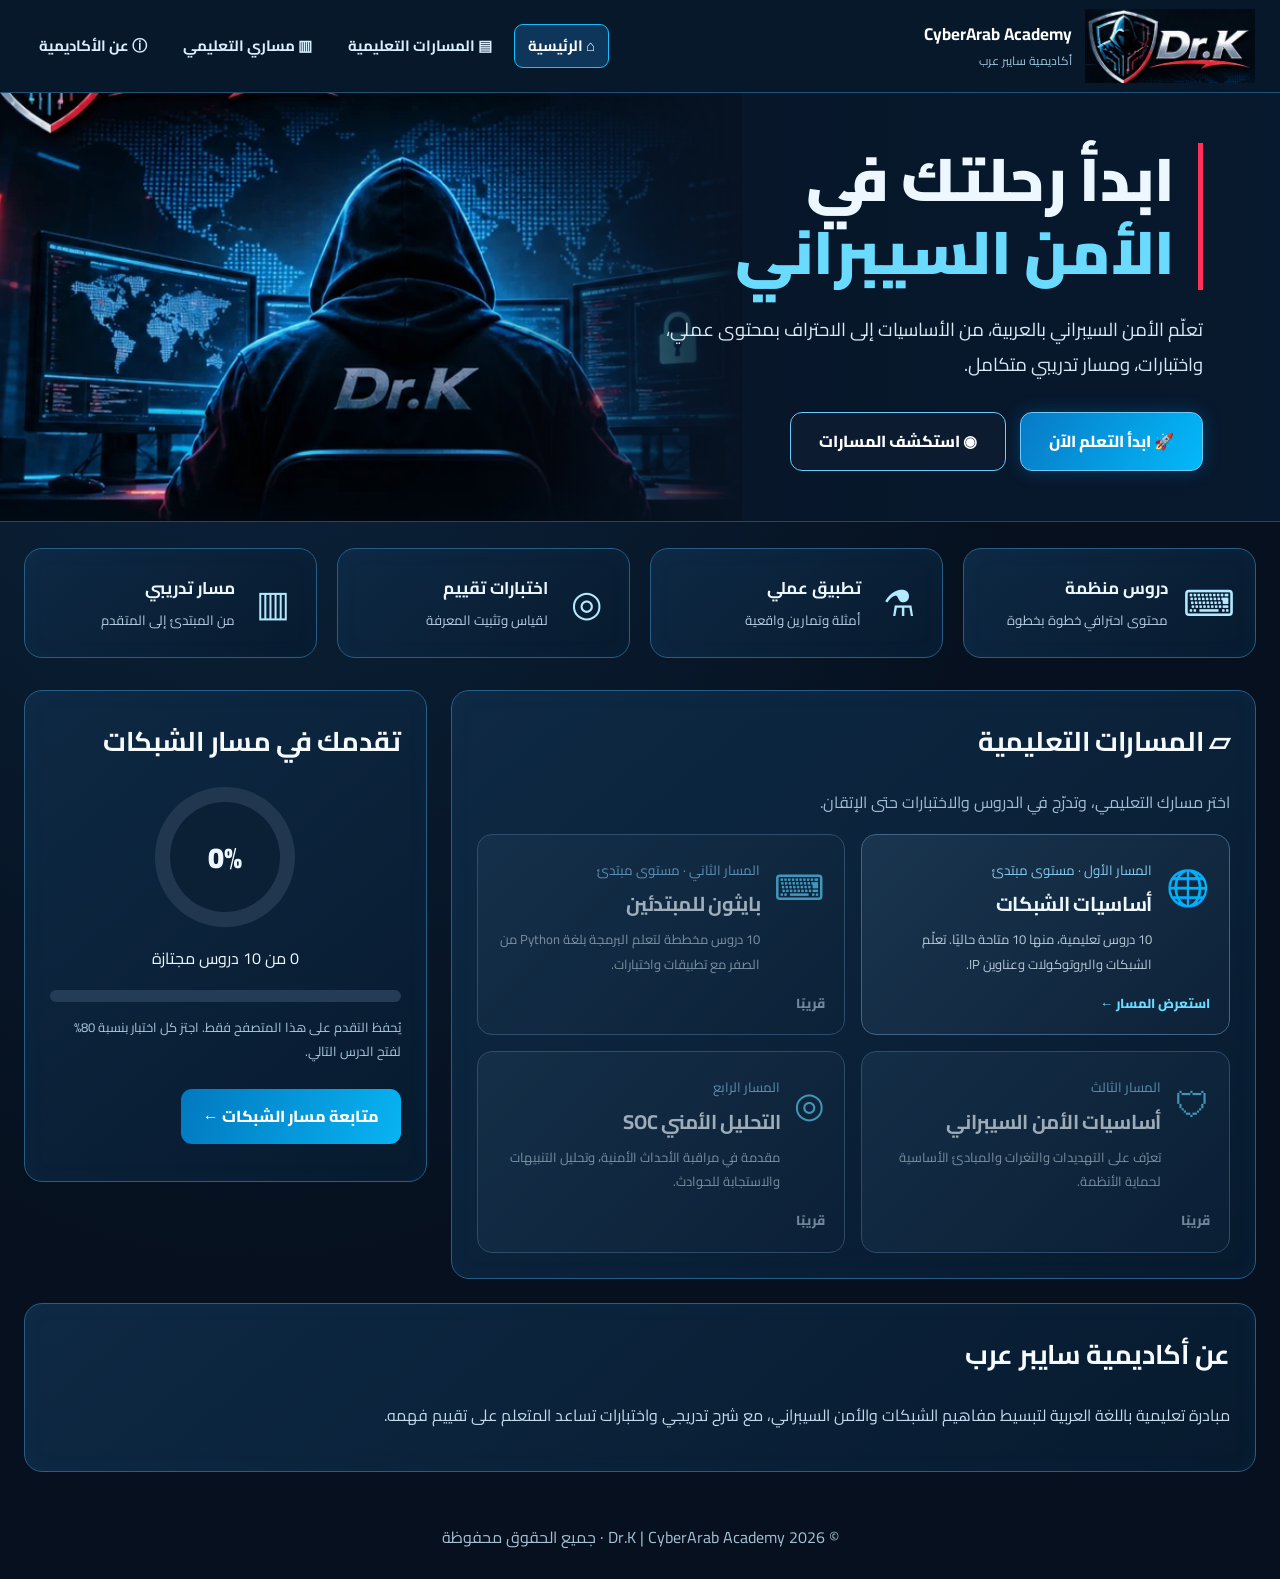
<file: index.html>
<!doctype html>
<html lang="ar" dir="rtl">
<head>
  <meta charset="utf-8">
  <meta name="viewport" content="width=device-width,initial-scale=1">
  <meta name="description" content="أكاديمية سايبر عرب - تعلم الشبكات والأمن السيبراني باللغة العربية مع مسارات تعليمية واختبارات تفاعلية">
  <title>Dr.K | أكاديمية سايبر عرب</title>
  <link rel="stylesheet" href="theme.css">
  <style>
body{
  margin:0}.home-nav{
  display:flex;align-items:center;justify-content:space-between;gap:12px;flex-wrap:wrap;max-width:1550px;margin:auto;padding:6px 25px}
      .home-nav .drk-brand img{width:170px;height:80px}
      .home-nav .drk-nav a{font-size:15px}
      .hero-home{
        position:relative;min-height:420px;display:grid;grid-template-columns:1fr 1fr;align-items:center;overflow:hidden;border-bottom:1px solid #164a70;background:linear-gradient(90deg,#071323,#07192e)}
      .hero-home:before{
        content:'';position:absolute;left:0;top:0;bottom:0;width:58%;background:linear-gradient(90deg,transparent 65%,#071323 100%),url('cyber-hero.webp') center/cover no-repeat;opacity:.95}
      .hero-copy{
        position:relative;z-index:1;padding:50px clamp(22px,6vw,105px) 50px 25px}
      .hero-copy h1{
        font-size:clamp(36px,4.7vw,70px);line-height:1.22;margin:0 0 22px;border-right:5px solid #ff315b;padding-right:23px;font-weight:900}
      .hero-copy h1 em{
        font-style:normal;color:#6bdaff}
      .hero-copy p{
        font-size:clamp(15px,1.45vw,20px);color:#d8e8f5;max-width:570px}
      .cta{
        display:flex;gap:14px;flex-wrap:wrap;margin-top:30px}
      .cta a{
        padding:13px 28px;border-radius:12px;text-decoration:none;color:white;font-weight:800;border:1px solid #6acbff;background:linear-gradient(120deg,#087ac5,#03b9fa);box-shadow:0 0 17px #007dcc55}
      .cta a.secondary{
        background:#0c1b30;box-shadow:none}
      .features{
        display:grid;grid-template-columns:repeat(4,1fr);gap:20px;max-width:1500px;margin:26px auto 32px;padding:0 24px}
      .feature,.panel{
        background:linear-gradient(140deg,#0e2944,#071a2e);border:1px solid #295d86;border-radius:18px;box-shadow:inset 0 0 18px #0d477222}
      .feature{
        display:flex;align-items:center;gap:15px;padding:20px}
      .feature .fi{
        font-size:36px;color:#b2e9ff;min-width:46px;text-align:center}
      .feature b{
        display:block;font-size:17px}
      .feature small{
        color:#b4cbe0}
      .lower{
        max-width:1500px;padding:0 24px;margin:auto;display:grid;grid-template-columns:minmax(0,2fr) minmax(280px,1fr);gap:24px;align-items:start}
      .panel{
        padding:25px}
      .panel h2{
        font-size:27px;margin:0 0 20px;color:#f5fbff!important}
      .lessons{
        display:grid;grid-template-columns:repeat(2,minmax(0,1fr));gap:16px}
      .lesson-card{
        position:relative;display:flex;flex-wrap:wrap;gap:14px;align-items:start;text-decoration:none;color:#eef8ff;background:linear-gradient(135deg,#1a354f,#0d2238);border:1px solid #426486;border-radius:15px;padding:19px;min-height:195px;transition:transform .2s,border-color .2s}
      .lesson-card:hover{
        transform:translateY(-4px);border-color:#12c9ff}
      .lesson-icon{
        font-size:35px;color:#5ed5ff}
      .lesson-card>div{
        flex:1;min-width:145px}
      .lesson-card small{
        color:#86c9ef}
      .lesson-card h3{font-size:20px;margin:1px 0 4px}
      .lesson-card p{font-size:13px;color:#b6c9d8;margin:0}
      .go{display:block;width:100%;color:#6cdbff;font-weight:800;font-size:13px}
      .lesson-card.locked{opacity:.7}
      .lesson-card.locked .go{color:#c6d4df}
      .lesson-card.locked .go:before{content:'🔒 ';}
      .lesson-card.coming-soon{opacity:.65;cursor:default}
      .lesson-card.coming-soon:hover{transform:none;border-color:#426486}
      .lesson-card.coming-soon .go{color:#a7bfd1}
      .progress-ring{width:140px;height:140px;border-radius:50%;margin:16px auto;display:grid;place-items:center;background:conic-gradient(#14c9ff 0%,#20374f 0)}
      .progress-ring span{background:#0b2035;width:110px;height:110px;border-radius:50%;display:grid;place-items:center;font-size:29px;font-weight:900}
      .progress-track{height:12px;background:#243c55;border-radius:30px;overflow:hidden}
      .progress-track div{width:0;height:100%;background:linear-gradient(90deg,#067dce,#17d6ff);transition:width .3s}
      .about{max-width:1500px;margin:24px auto;padding:0 24px}
      .about .panel{color:#c4daea}
      .footer{text-align:center;padding:26px;color:#a4bfd4}@media(max-width:1000px){
        .features{grid-template-columns:repeat(2,1fr)}
        .lower{grid-template-columns:1fr}}@media(max-width:650px){
        .home-nav{justify-content:center}
        .hero-home{grid-template-columns:1fr;min-height:470px;align-items:end}
        .hero-home:before{width:100%;height:100%;background:linear-gradient(0deg,#071323 8%,#07132399 60%,#07132333),url('cyber-hero.webp') center/cover no-repeat}
        .hero-copy{padding:120px 22px 35px}
        .hero-copy h1{font-size:36px}
        .features,.lessons{grid-template-columns:1fr}.lower{padding:0 12px}.panel{padding:16px}}
  </style>
</head>
<body>
  <header class="home-nav">
    <a class="drk-brand" href="index.html">
      <img src="drk-logo.webp" alt="شعار Dr.K">
      <span>
        <b>CyberArab Academy</b>
        <small>أكاديمية سايبر عرب</small>
      </span>
    </a>
    <nav class="drk-nav">
      <a class="active" href="index.html">⌂ الرئيسية</a>
      <a href="#courses">▤ المسارات التعليمية</a>
      <a href="#progress">▥ مساري التعليمي</a>
      <a href="#about">ⓘ عن الأكاديمية</a>
    </nav>
  </header>

  <section class="hero-home">
    <div class="hero-copy">
      <h1>ابدأ رحلتك في<br><em>الأمن السيبراني</em></h1>
      <p>تعلّم الأمن السيبراني بالعربية، من الأساسيات إلى الاحتراف بمحتوى عملي، واختبارات، ومسار تدريبي متكامل.</p>
      <div class="cta">
        <a href="network-course.html">🚀 ابدأ التعلم الآن</a>
        <a class="secondary" href="#courses">◉ استكشف المسارات</a>
      </div>
    </div>
    <div></div>
  </section>

  <section class="features">
    <div class="feature">
      <span class="fi">⌨</span>
      <div>
        <b>دروس منظمة</b>
        <small>محتوى احترافي خطوة بخطوة</small>
      </div>
    </div>
    <div class="feature">
      <span class="fi">⚗</span>
      <div>
        <b>تطبيق عملي</b>
        <small>أمثلة وتمارين واقعية</small>
      </div>
    </div>
    <div class="feature">
      <span class="fi">◎</span>
      <div>
        <b>اختبارات تقييم</b>
        <small>لقياس وتثبيت المعرفة</small>
      </div>
    </div>
    <div class="feature">
      <span class="fi">▥</span>
      <div>
        <b>مسار تدريبي</b>
        <small>من المبتدئ إلى المتقدم</small>
      </div>
    </div>
  </section>

  <main class="lower">
    <section class="panel" id="courses">
      <h2>▱ المسارات التعليمية</h2>
      <p style="color:#9fbdd4">
        اختر مسارك التعليمي، وتدرّج في الدروس والاختبارات حتى الإتقان.
      </p>

      <div class="lessons">

        <a class="lesson-card" href="network-course.html">
          <span class="lesson-icon">🌐</span>
          <div>
            <small>المسار الأول · مستوى مبتدئ</small>
            <h3>أساسيات الشبكات</h3>
            <p>
              10 دروس تعليمية، منها 10 متاحة حاليًا.
              تعلّم الشبكات والبروتوكولات وعناوين IP.
            </p>
          </div>
          <span class="go">استعرض المسار ←</span>
        </a>

        <div class="lesson-card coming-soon">
          <span class="lesson-icon">⌨</span>
          <div>
            <small>المسار الثاني · مستوى مبتدئ</small>
            <h3>بايثون للمبتدئين</h3>
            <p>
              10 دروس مخططة لتعلم البرمجة بلغة Python
              من الصفر مع تطبيقات واختبارات.
            </p>
          </div>
          <span class="go">قريبًا</span>
        </div>

        <div class="lesson-card coming-soon">
          <span class="lesson-icon">🛡</span>
          <div>
            <small>المسار الثالث</small>
            <h3>أساسيات الأمن السيبراني</h3>
            <p>
              تعرّف على التهديدات والثغرات
              والمبادئ الأساسية لحماية الأنظمة.
            </p>
          </div>
          <span class="go">قريبًا</span>
        </div>

        <div class="lesson-card coming-soon">
          <span class="lesson-icon">◎</span>
          <div>
            <small>المسار الرابع</small>
            <h3>التحليل الأمني SOC</h3>
            <p>
              مقدمة في مراقبة الأحداث الأمنية،
              وتحليل التنبيهات والاستجابة للحوادث.
            </p>
          </div>
          <span class="go">قريبًا</span>
        </div>

      </div>
    </section>

    <aside class="panel" id="progress">
      <h2>تقدمك في مسار الشبكات</h2>
      <div class="progress-ring">
        <span data-progress-value>0%</span>
      </div>
      <p style="text-align:center" data-progress-count>
        0 من 10 دروس مجتازة
      </p>
      <div class="progress-track">
        <div data-progress-bar></div>
      </div>
      <p style="color:#a9c7dc;font-size:13px">
        يُحفظ التقدم على هذا المتصفح فقط.
        اجتز كل اختبار بنسبة 80% لفتح الدرس التالي.
      </p>
      <a class="drk-next" href="network-course.html">
        متابعة مسار الشبكات ←
      </a>
    </aside>
  </main>

  <section class="about" id="about">
    <div class="panel">
      <h2>عن أكاديمية سايبر عرب</h2>
      <p>
        مبادرة تعليمية باللغة العربية لتبسيط مفاهيم الشبكات
        والأمن السيبراني، مع شرح تدريجي واختبارات تساعد
        المتعلم على تقييم فهمه.
      </p>
    </div>
  </section>

  <footer class="footer">
    © 2026 Dr.K | CyberArab Academy · جميع الحقوق محفوظة
  </footer>

  <script src="academy.js" defer></script>

  <script>
    document.addEventListener("DOMContentLoaded", () => {
      const totalLessons = 10;
      let completed = 0;

      for (let i = 1; i <= totalLessons; i++) {
        const saved = localStorage.getItem(
          "cyberarab_lesson" + i + "_score"
        );

        if (saved !== null && Number(saved) >= 16) {
          completed++;
        }
      }

      const percentage = Math.round(
        (completed / totalLessons) * 100
      );

      const count = document.querySelector(
        "[data-progress-count]"
      );
      if (count) {
        count.textContent =
          completed + " من " + totalLessons + " دروس مجتازة";
      }

      const value = document.querySelector(
        "[data-progress-value]"
      );
      if (value) {
        value.textContent = percentage + "%";
      }

      const bar = document.querySelector(
        "[data-progress-bar]"
      );
      if (bar) {
        bar.style.width = percentage + "%";
      }
    });
  </script>
</body>
</html>
</file>
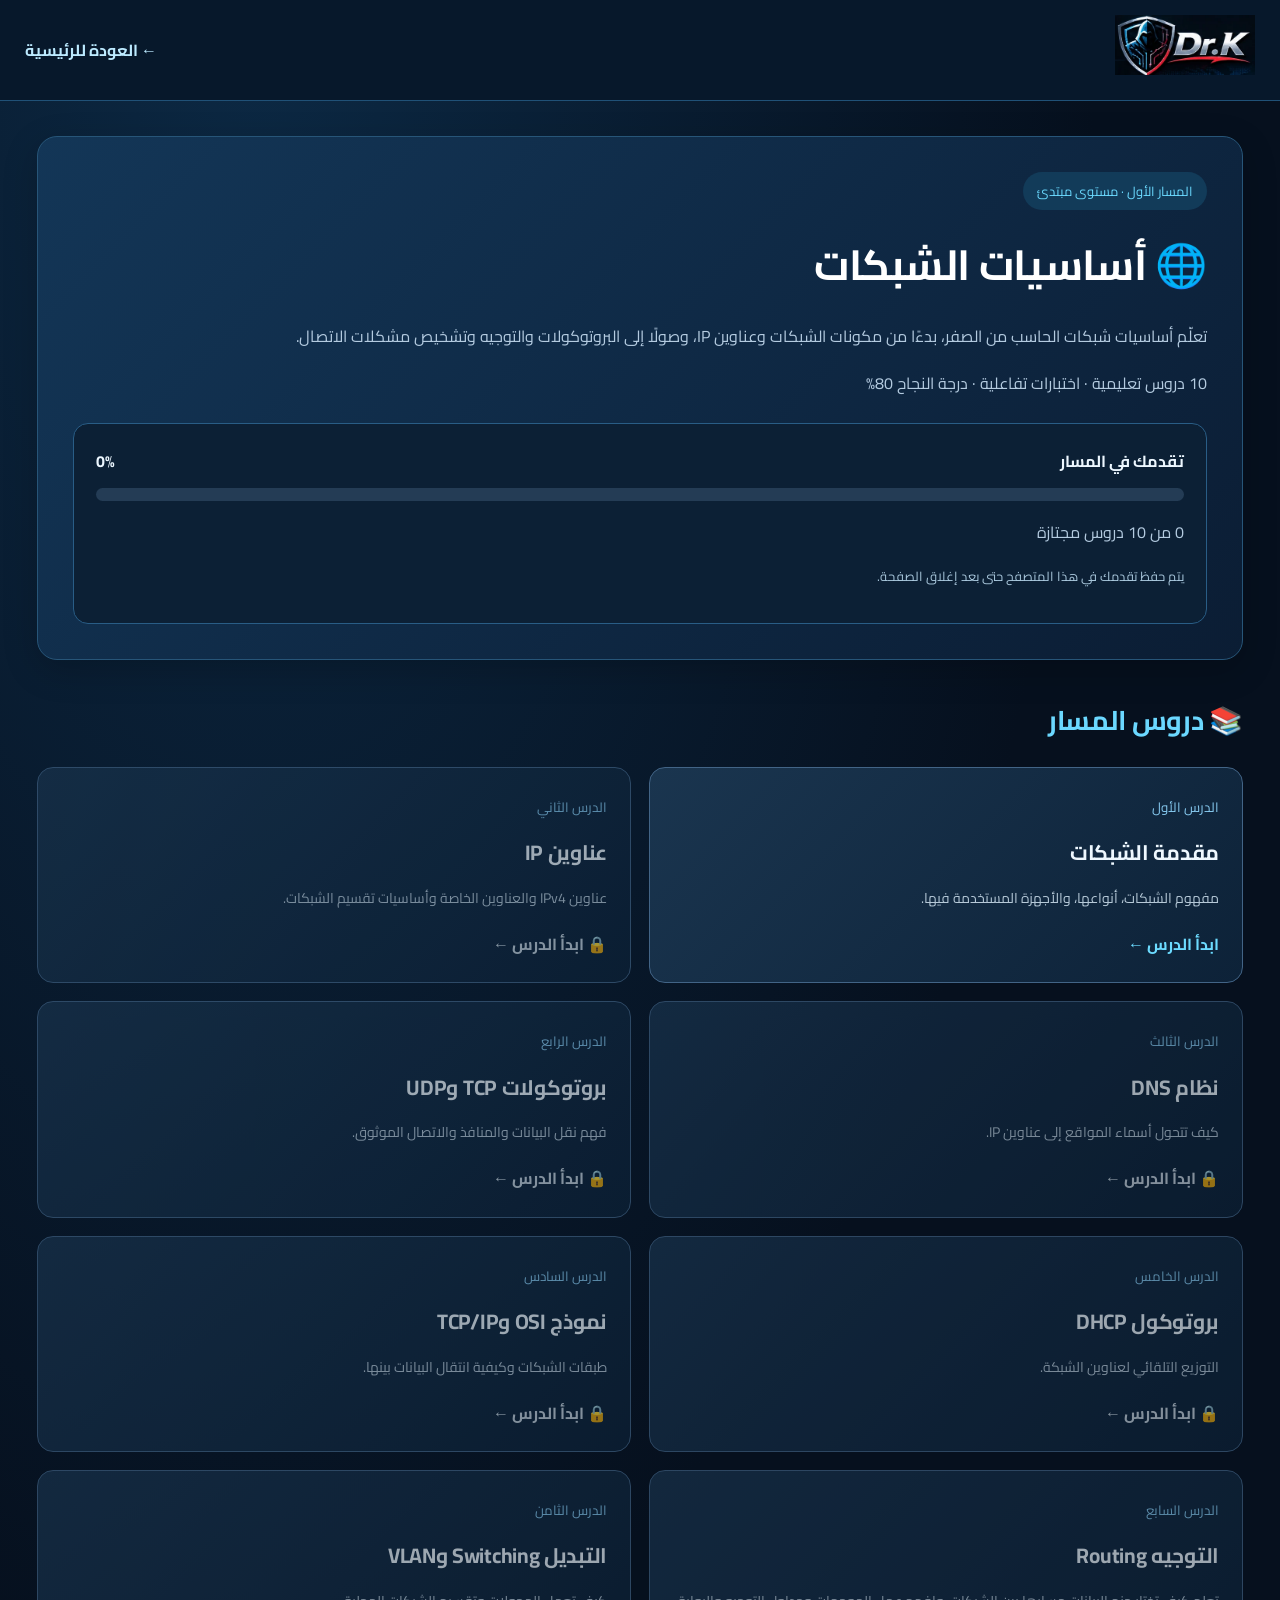
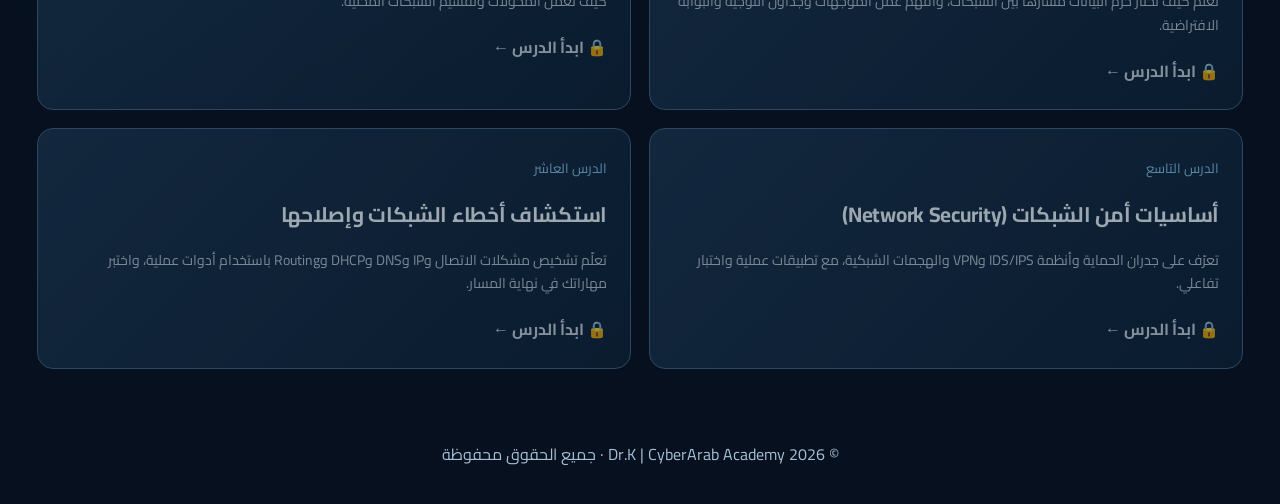
<file: network-course.html>
<!doctype html>
<html lang="ar" dir="rtl">
<head>
  <meta charset="utf-8">
  <meta name="viewport" content="width=device-width,initial-scale=1">
  <meta name="description" content="مسار أساسيات الشبكات في أكاديمية سايبر عرب">
  <title>أساسيات الشبكات | CyberArab Academy</title>
  <link rel="stylesheet" href="theme.css">

  <style>
    * { box-sizing: border-box; }

    body {
      margin: 0;
      background: #071323;
      color: #eef8ff;
      font-family: Tahoma, Arial, sans-serif;
    }

    .course-header {
      display: flex;
      align-items: center;
      justify-content: space-between;
      flex-wrap: wrap;
      gap: 15px;
      max-width: 1450px;
      margin: auto;
      padding: 15px 25px;
      border-bottom: 1px solid #164a70;
    }

    .course-header img {
      width: 140px;
      height: auto;
    }

    .course-header a {
      color: #bceaff;
      text-decoration: none;
      font-weight: bold;
    }

    .container {
      max-width: 1250px;
      margin: 35px auto;
      padding: 0 22px;
    }

    .hero {
      padding: 35px;
      border: 1px solid #295d86;
      border-radius: 20px;
      background: linear-gradient(140deg,#0e2944,#071a2e);
    }

    .hero h1 {
      margin: 0 0 12px;
      font-size: clamp(28px,4vw,42px);
      color: #fff;
    }

    .hero p {
      color: #b4cbe0;
      line-height: 1.9;
    }

    .course-tag {
      display: inline-block;
      padding: 7px 14px;
      margin-bottom: 15px;
      background: #123b59;
      border-radius: 20px;
      color: #6bdaff;
      font-size: 13px;
    }

    .progress-panel {
      margin-top: 25px;
      padding: 22px;
      background: #0c2035;
      border: 1px solid #295d86;
      border-radius: 15px;
    }

    .progress-top {
      display: flex;
      justify-content: space-between;
      gap: 10px;
      flex-wrap: wrap;
      margin-bottom: 12px;
    }

    .progress-track {
      height: 13px;
      background: #243c55;
      border-radius: 20px;
      overflow: hidden;
    }

    .progress-fill {
      height: 100%;
      width: 0;
      background: linear-gradient(90deg,#067dce,#17d6ff);
      transition: width .3s;
    }

    .section-title {
      margin: 35px 0 20px;
      font-size: 27px;
    }

    .lessons {
      display: grid;
      grid-template-columns: repeat(2,minmax(0,1fr));
      gap: 18px;
    }

    .lesson-card {
      display: block;
      min-height: 185px;
      padding: 23px;
      text-decoration: none;
      color: #eef8ff;
      background: linear-gradient(135deg,#1a354f,#0d2238);
      border: 1px solid #426486;
      border-radius: 16px;
      transition: transform .2s,border-color .2s;
    }

    .lesson-card:hover {
      transform: translateY(-4px);
      border-color: #12c9ff;
    }

    .lesson-card small {
      color: #86c9ef;
    }

    .lesson-card h3 {
      margin: 12px 0;
      font-size: 21px;
    }

    .lesson-card p {
      color: #b6c9d8;
      line-height: 1.7;
      font-size: 14px;
    }

    .lesson-status {
      display: block;
      margin-top: 18px;
      color: #6cdbff;
      font-weight: bold;
    }

    .lesson-card.locked {
      opacity: .65;
      cursor: not-allowed;
    }

    .lesson-card.locked .lesson-status {
      color: #c6d4df;
    }

    .lesson-card.locked .lesson-status::before {
      content: "🔒 ";
    }

    .lesson-card.coming-soon {
      opacity: .55;
      cursor: not-allowed;
    }

    .footer {
      text-align: center;
      padding: 35px;
      color: #a4bfd4;
    }

    @media(max-width:700px) {
      .lessons {
        grid-template-columns: 1fr;
      }

      .hero {
        padding: 22px;
      }

      .container {
        margin-top: 20px;
      }
    }
  </style>
</head>

<body>

<header class="course-header">
  <a href="index.html">
    <img src="drk-logo.webp" alt="شعار الأكاديمية">
  </a>
  <a href="index.html">← العودة للرئيسية</a>
</header>

<main class="container">

  <section class="hero">
    <span class="course-tag">المسار الأول · مستوى مبتدئ</span>

    <h1>🌐 أساسيات الشبكات</h1>

    <p>
      تعلّم أساسيات شبكات الحاسب من الصفر،
      بدءًا من مكونات الشبكات وعناوين IP،
      وصولًا إلى البروتوكولات والتوجيه
      وتشخيص مشكلات الاتصال.
    </p>

    <p>10 دروس تعليمية · اختبارات تفاعلية · درجة النجاح 80%</p>

    <div class="progress-panel">
      <div class="progress-top">
        <strong>تقدمك في المسار</strong>
        <strong id="progress-percent">0%</strong>
      </div>

      <div class="progress-track">
        <div class="progress-fill" id="progress-fill"></div>
      </div>

      <p id="progress-count">0 من 10 دروس مجتازة</p>
      <p style="font-size:13px;color:#a9c7dc">
        يتم حفظ تقدمك في هذا المتصفح حتى بعد إغلاق الصفحة.
      </p>
    </div>
  </section>

  <h2 class="section-title">📚 دروس المسار</h2>

  <section class="lessons">

    <a class="lesson-card" data-lock="1" href="network-lesson.html">
      <small>الدرس الأول</small>
      <h3>مقدمة الشبكات</h3>
      <p>مفهوم الشبكات، أنواعها، والأجهزة المستخدمة فيها.</p>
      <span class="lesson-status">ابدأ الدرس ←</span>
    </a>

    <a class="lesson-card" data-lock="2" href="network-lesson-2.html">
      <small>الدرس الثاني</small>
      <h3>عناوين IP</h3>
      <p>عناوين IPv4 والعناوين الخاصة وأساسيات تقسيم الشبكات.</p>
      <span class="lesson-status">ابدأ الدرس ←</span>
    </a>

    <a class="lesson-card" data-lock="3" href="network-lesson-3.html">
      <small>الدرس الثالث</small>
      <h3>نظام DNS</h3>
      <p>كيف تتحول أسماء المواقع إلى عناوين IP.</p>
      <span class="lesson-status">ابدأ الدرس ←</span>
    </a>

    <a class="lesson-card" data-lock="4" href="network-lesson-4.html">
      <small>الدرس الرابع</small>
      <h3>بروتوكولات TCP وUDP</h3>
      <p>فهم نقل البيانات والمنافذ والاتصال الموثوق.</p>
      <span class="lesson-status">ابدأ الدرس ←</span>
    </a>

    <a class="lesson-card" data-lock="5" href="network-lesson-5.html">
      <small>الدرس الخامس</small>
      <h3>بروتوكول DHCP</h3>
      <p>التوزيع التلقائي لعناوين الشبكة.</p>
      <span class="lesson-status">ابدأ الدرس ←</span>
    </a>

    <a class="lesson-card" data-lock="6" href="network-lesson-6.html">
      <small>الدرس السادس</small>
      <h3>نموذج OSI وTCP/IP</h3>
      <p>طبقات الشبكات وكيفية انتقال البيانات بينها.</p>
      <span class="lesson-status">ابدأ الدرس ←</span>
    </a>

    
<a class="lesson-card" data-lock="7" href="network-lesson-7.html">
  <small>الدرس السابع</small>
  <h3>التوجيه Routing</h3>
  <p>تعلم كيف تختار حزم البيانات مسارها بين الشبكات، وافهم عمل الموجهات وجداول التوجيه والبوابة الافتراضية.</p>
  <span class="lesson-status">ابدأ الدرس ←</span>
</a>


  
<a class="lesson-card" data-lock="8" href="network-lesson-8.html">
  <small>الدرس الثامن</small>
  <h3>التبديل Switching وVLAN</h3>
  <p>كيف تعمل المحولات وتقسيم الشبكات المحلية.</p>
  <span class="lesson-status">ابدأ الدرس ←</span>
</a>


   
<a class="lesson-card" data-lock="9" href="network-lesson-9.html">
  <small>الدرس التاسع</small>
  <h3>أساسيات أمن الشبكات (Network Security)</h3>
  <p>تعرّف على جدران الحماية وأنظمة IDS/IPS وVPN والهجمات الشبكية، مع تطبيقات عملية واختبار تفاعلي.</p>
  <span class="lesson-status">ابدأ الدرس ←</span>
</a>


   
<a class="lesson-card" data-lock="10" href="network-lesson-10.html">
  <small>الدرس العاشر</small>
  <h3>استكشاف أخطاء الشبكات وإصلاحها</h3>
  <p>تعلّم تشخيص مشكلات الاتصال وIP وDNS وDHCP وRouting باستخدام أدوات عملية، واختبر مهاراتك في نهاية المسار.</p>
  <span class="lesson-status">ابدأ الدرس ←</span>
</a>


  </section>

</main>

<footer class="footer">
  © 2026 Dr.K | CyberArab Academy · جميع الحقوق محفوظة
</footer>

<script src="academy.js" defer></script>

<script>
  document.addEventListener("DOMContentLoaded", () => {
    const totalLessons = 10;
    let completed = 0;

    for (let i = 1; i <= totalLessons; i++) {
      const saved = localStorage.getItem(
        "cyberarab_lesson" + i + "_score"
      );

      if (saved !== null && Number(saved) >= 16) {
        completed++;
      }
    }

    const percentage = Math.round(
      (completed / totalLessons) * 100
    );

    document.getElementById("progress-count").textContent =
      completed + " من " + totalLessons + " دروس مجتازة";

    document.getElementById("progress-percent").textContent =
      percentage + "%";

    document.getElementById("progress-fill").style.width =
      percentage + "%";
  });
</script>

</body>
</html>
</file>
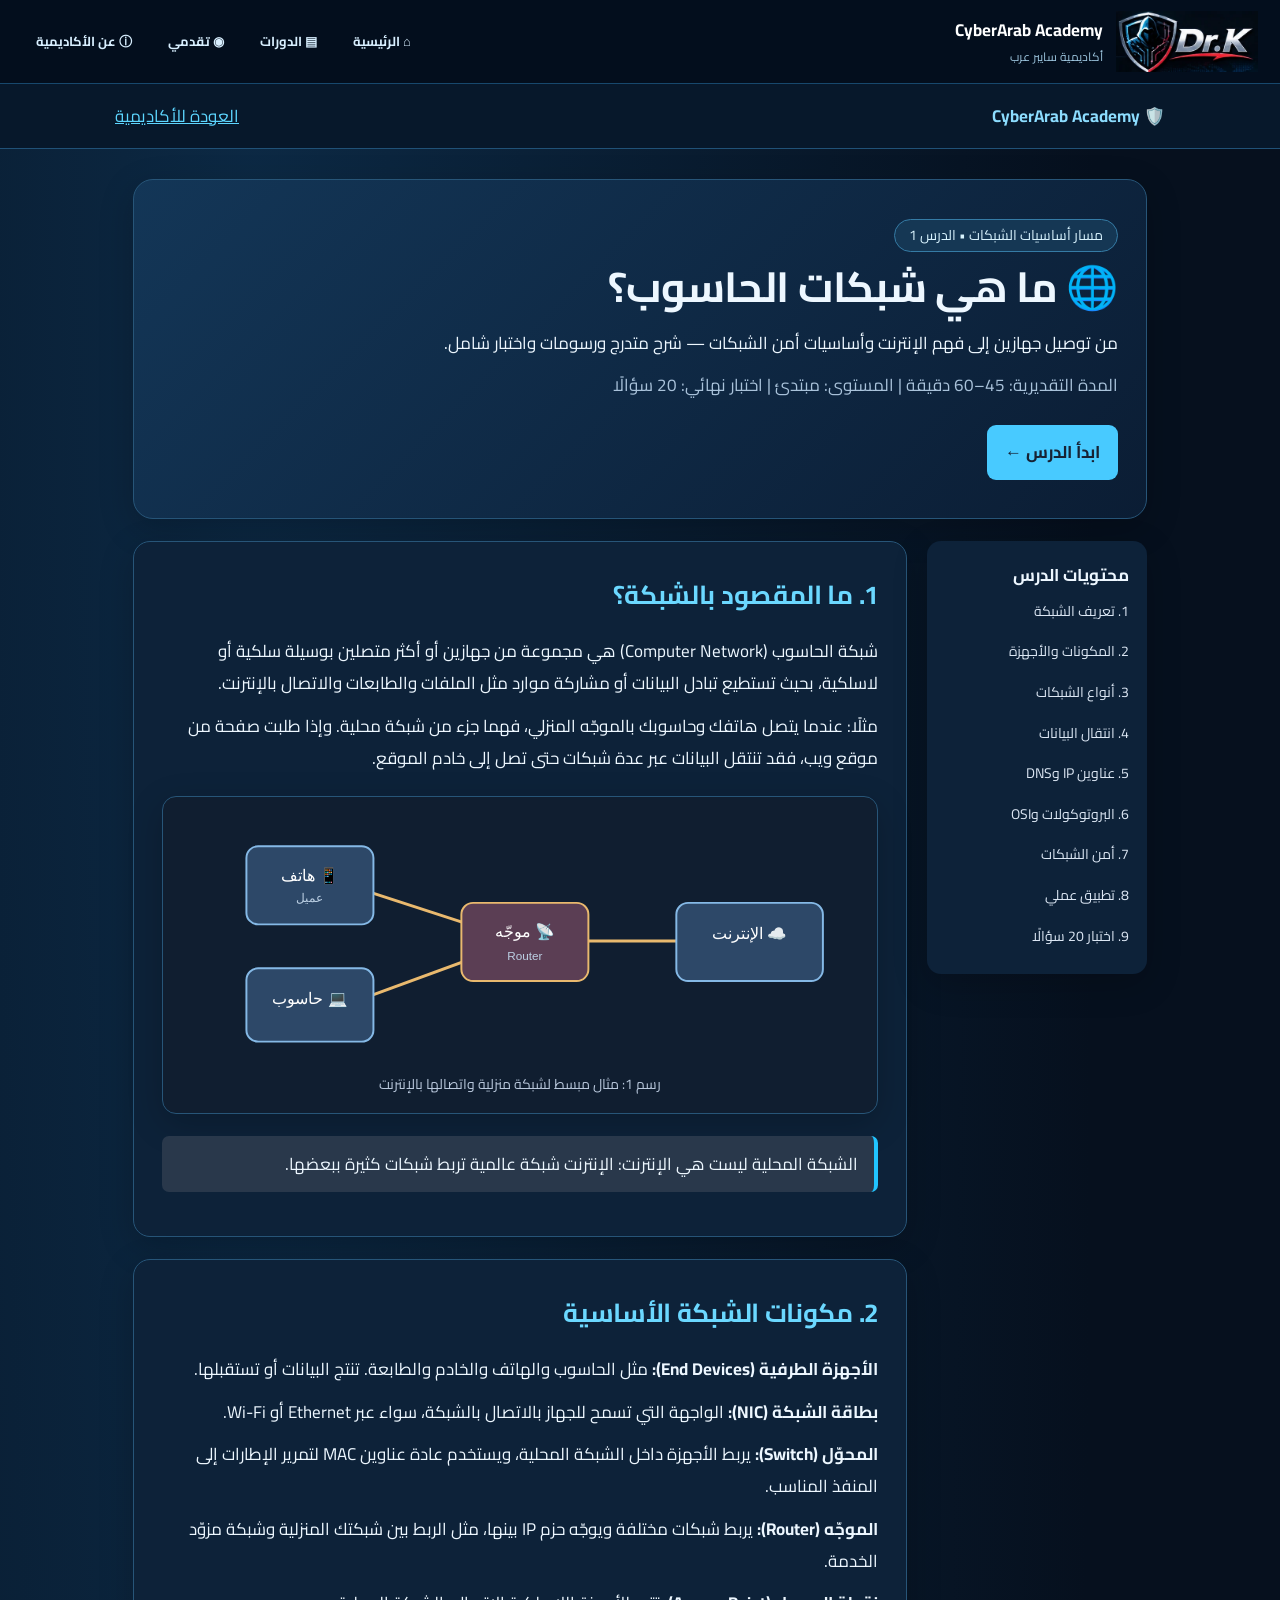
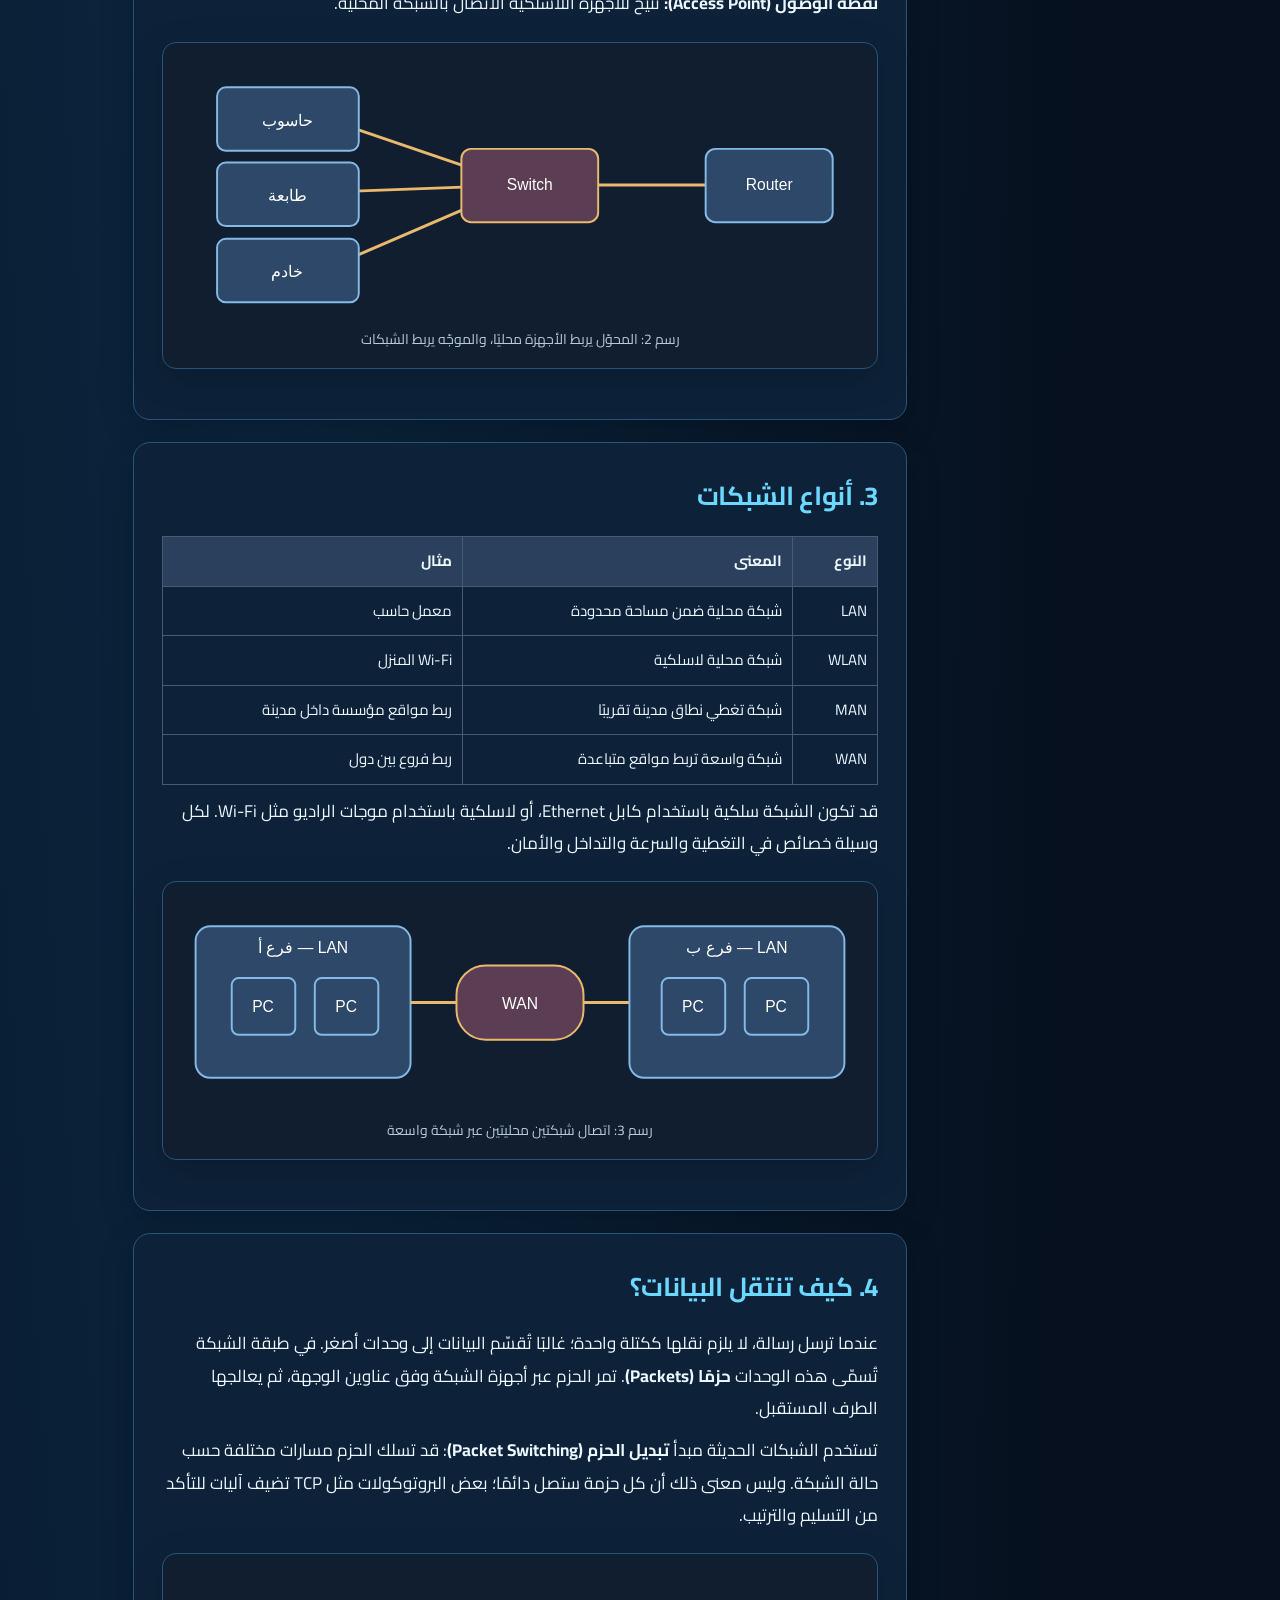
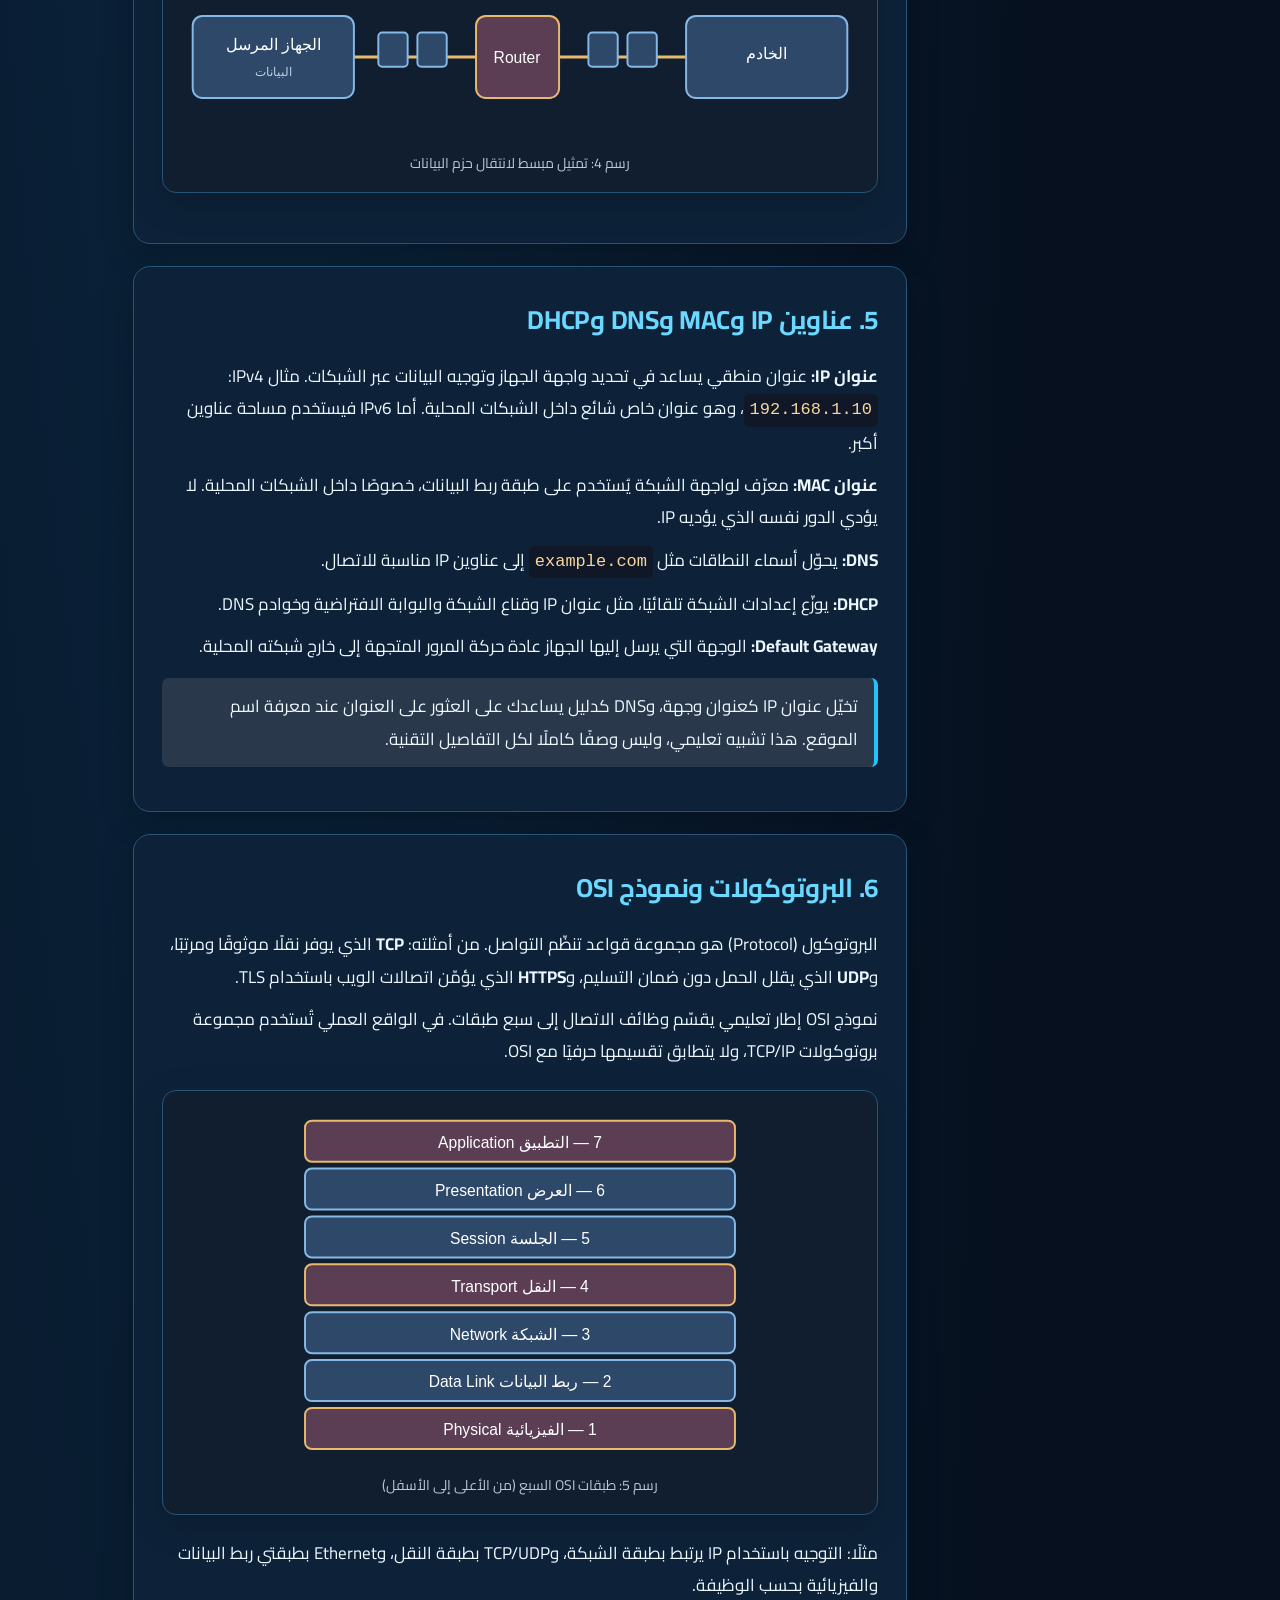
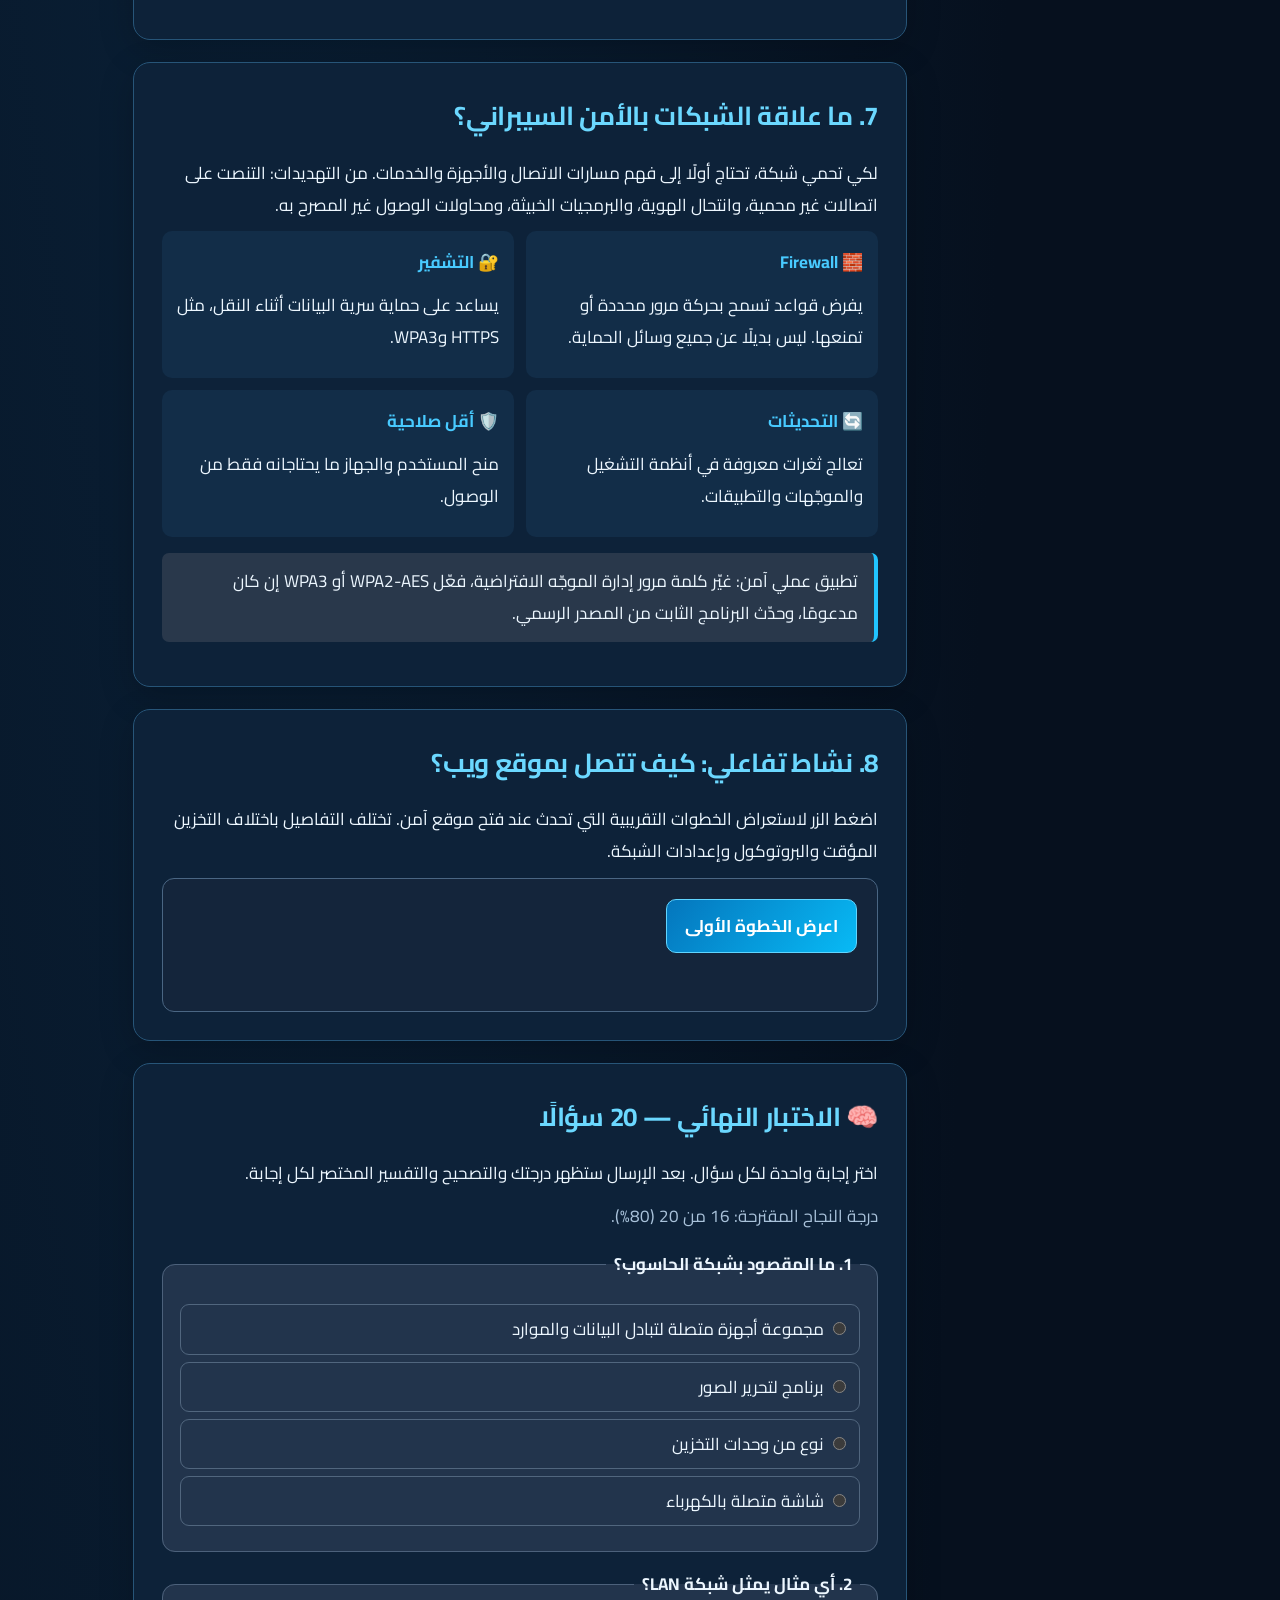
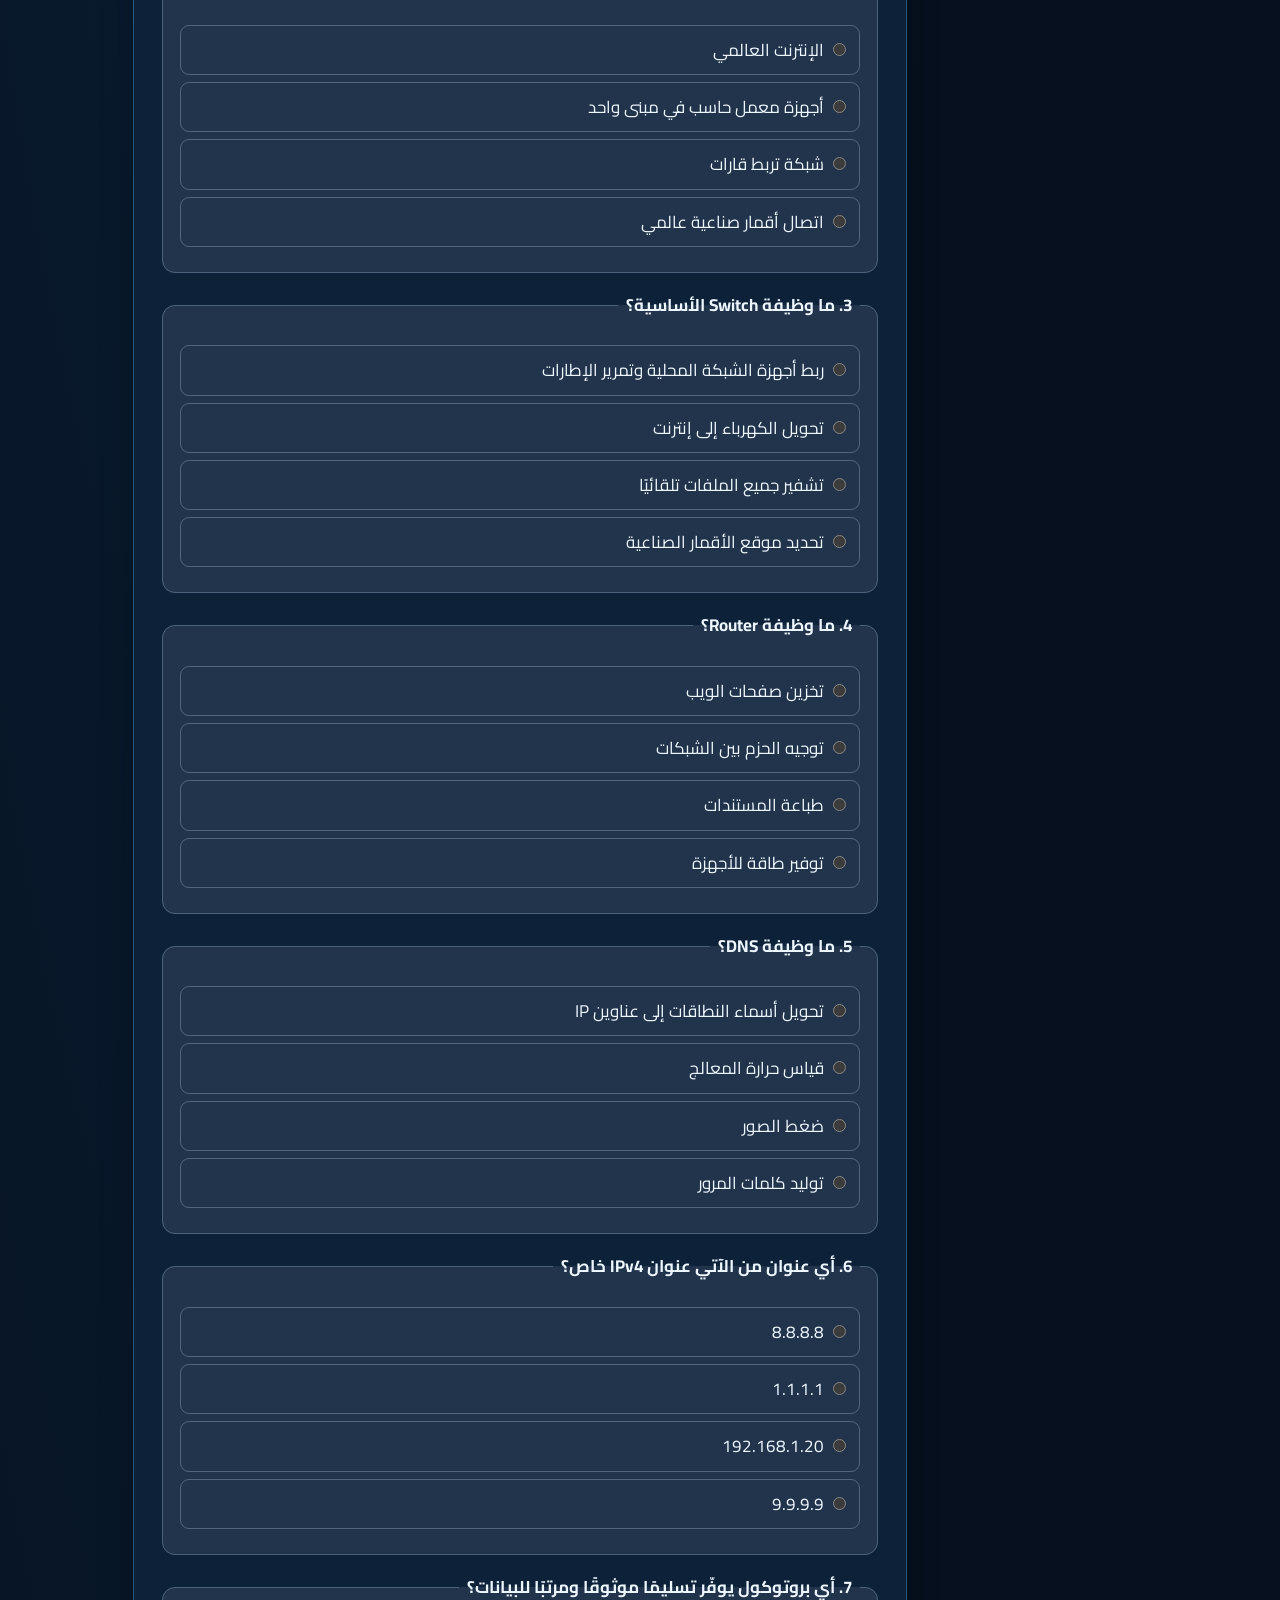
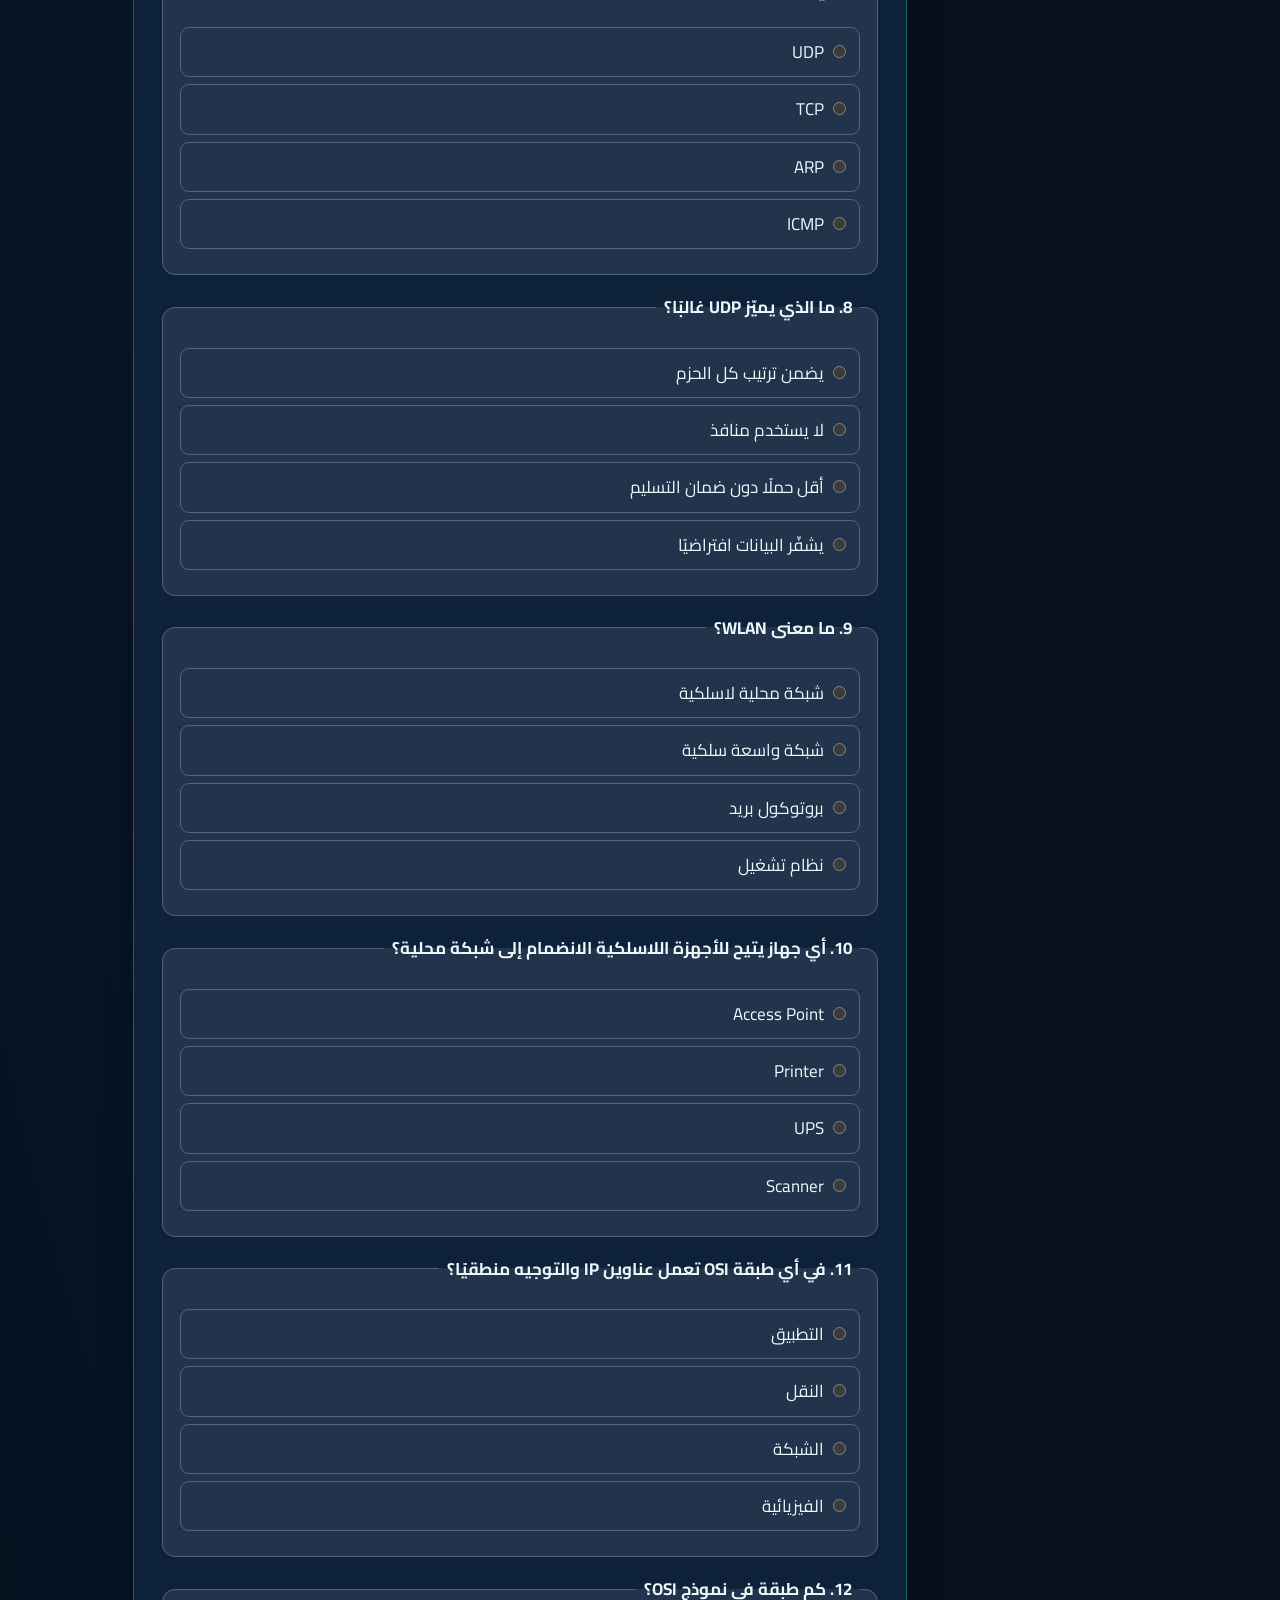
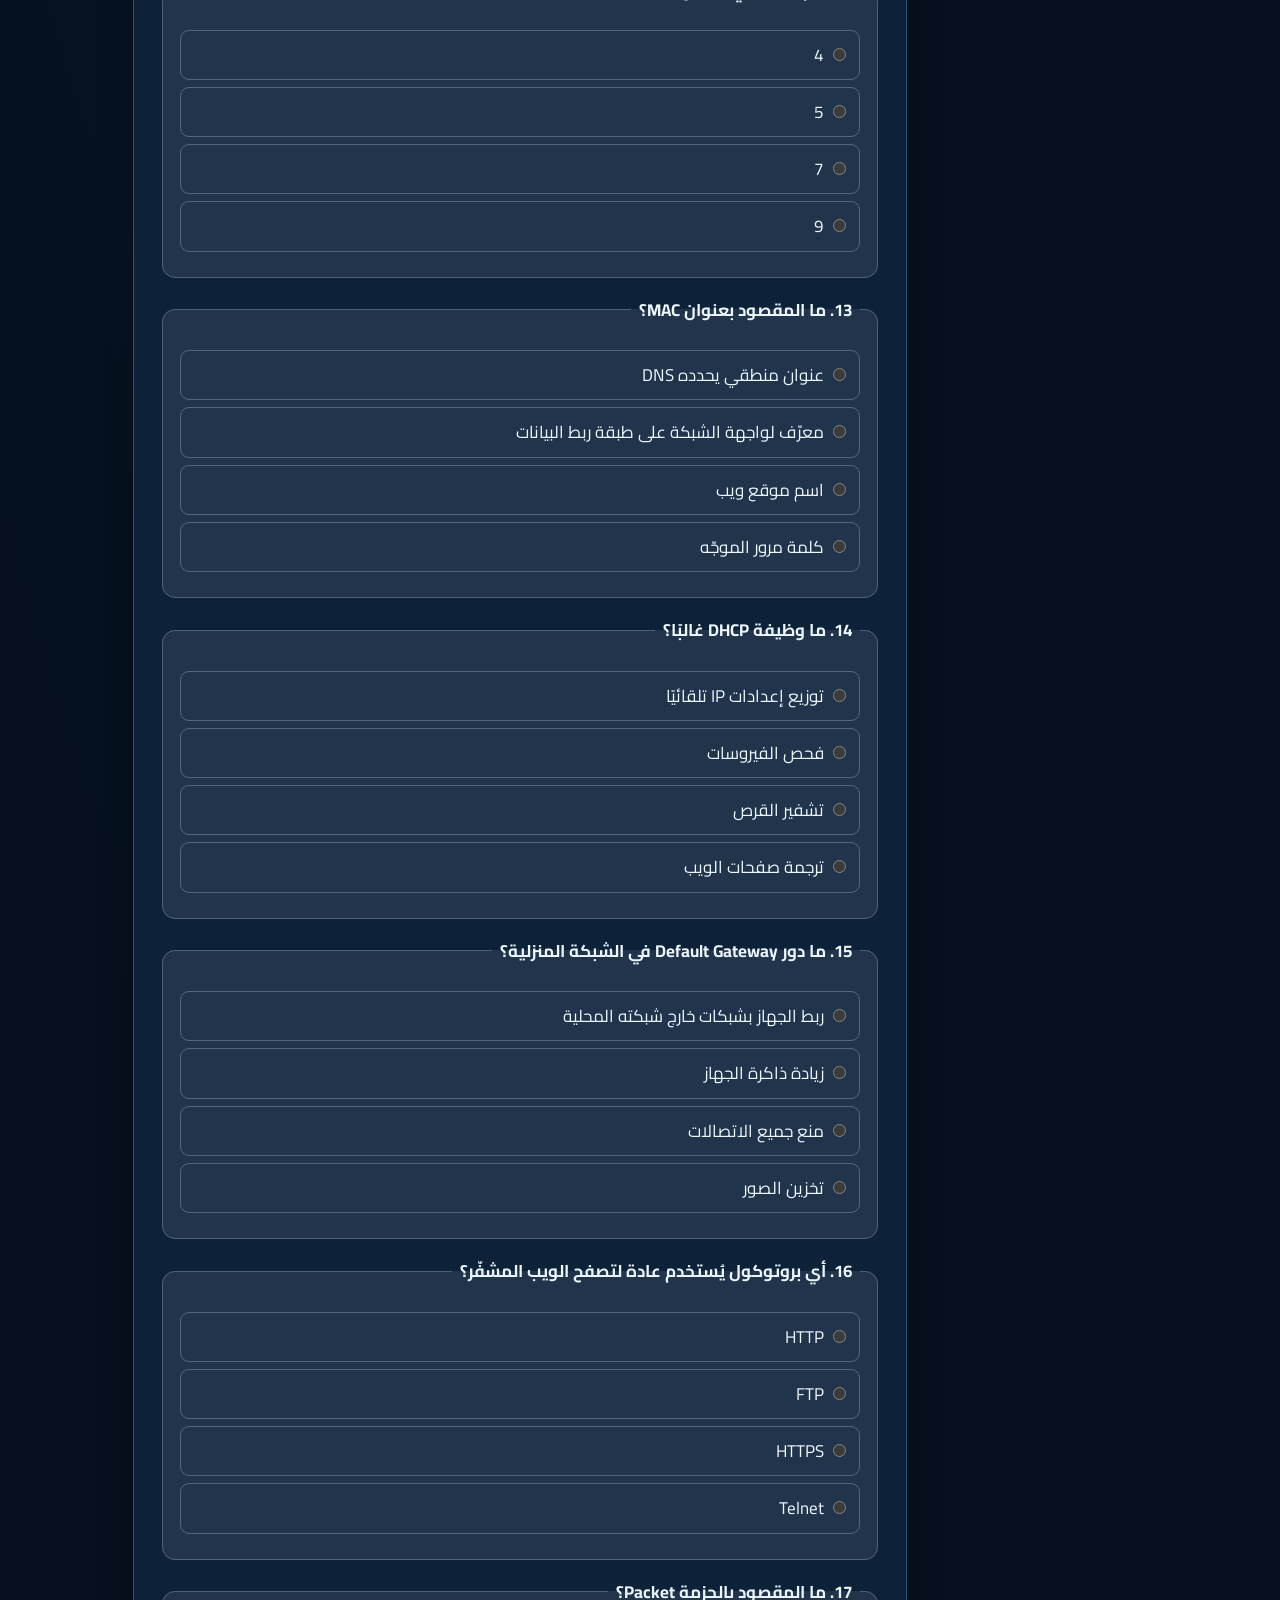
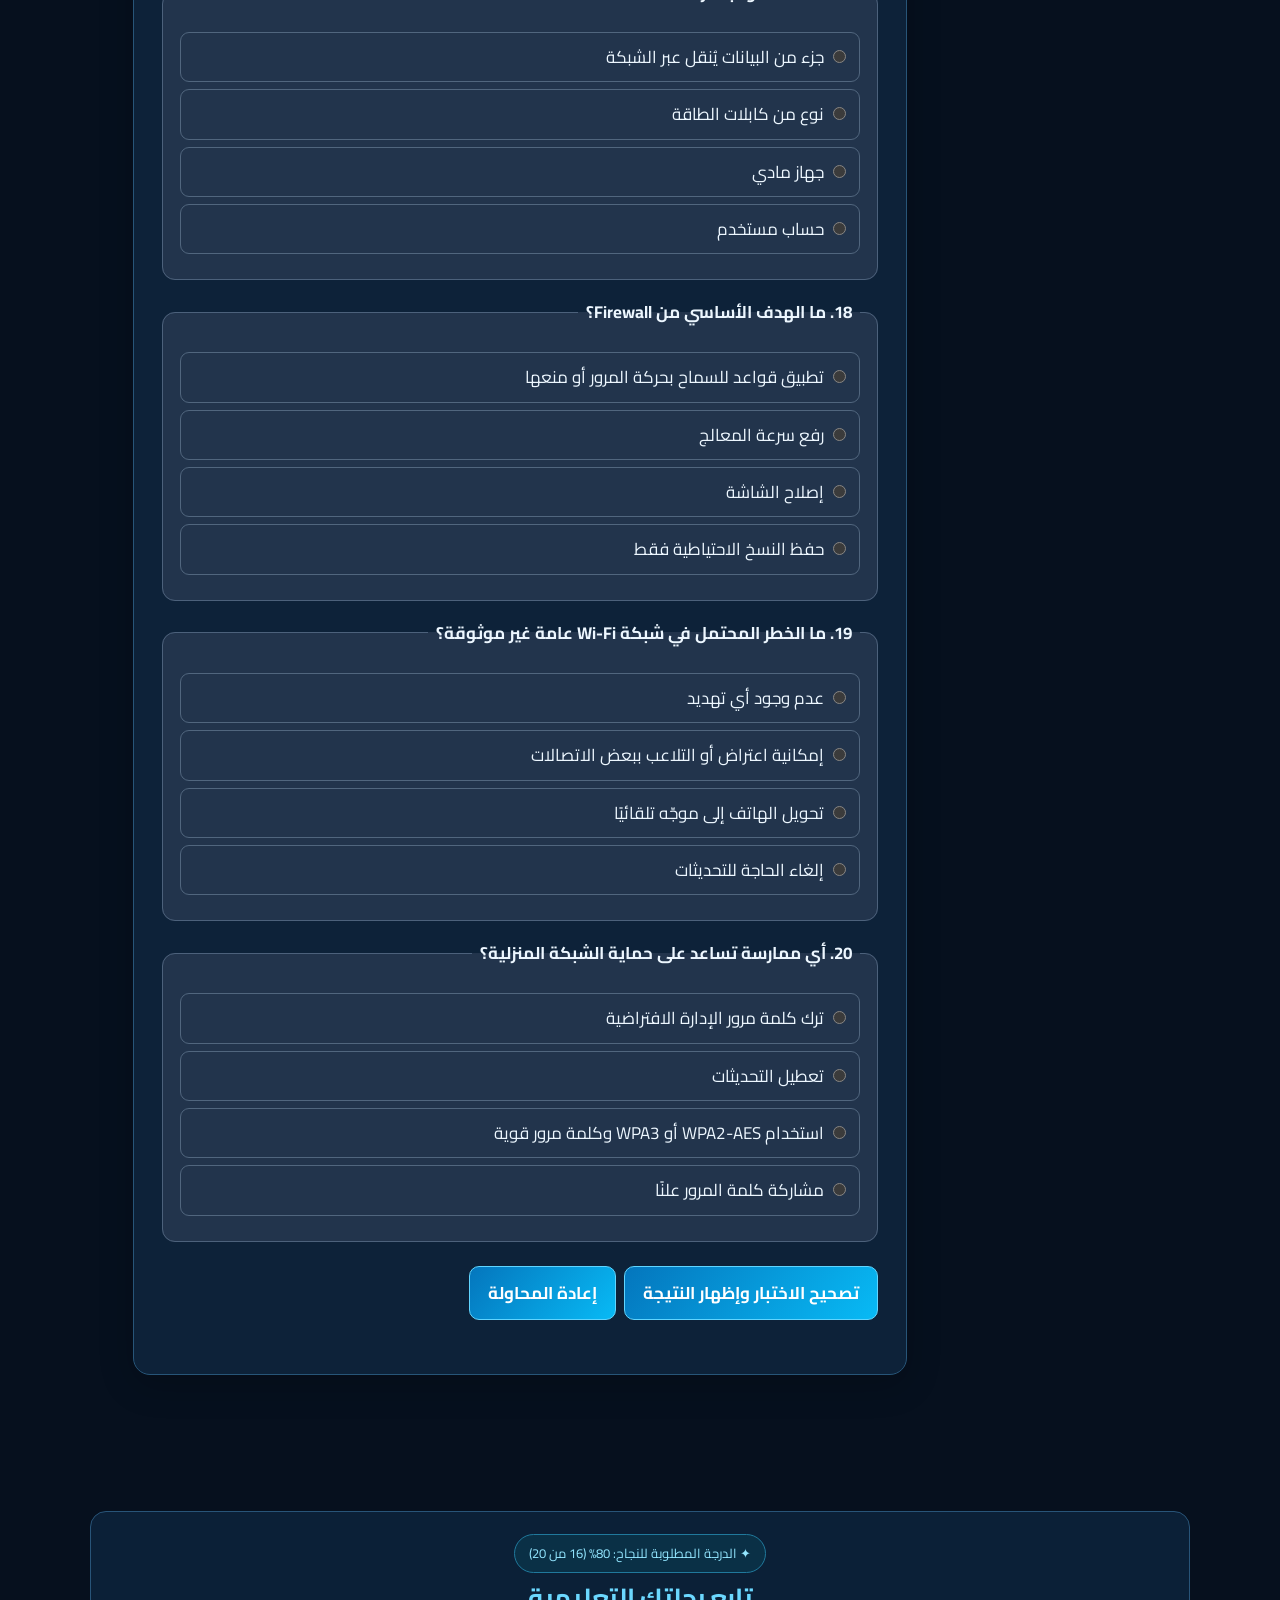
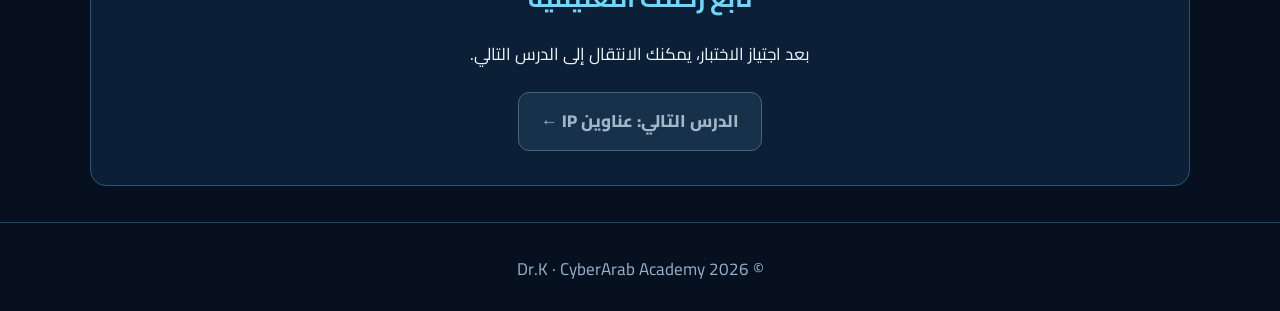
<file: network-lesson-10.html>
<!doctype html>
<html lang="ar" dir="rtl">
<head>
<meta charset="UTF-8">
<meta name="viewport" content="width=device-width,initial-scale=1">
<meta name="description" content="الدرس العاشر: استكشاف أخطاء الشبكات وإصلاحها - أكاديمية سايبر عرب">
<title>الدرس العاشر | Network Troubleshooting | CyberArab Academy</title>
<link rel="stylesheet" href="theme.css">
<style>
*{box-sizing:border-box}
body{margin:0;background:#071323;color:#eef8ff;font-family:Tahoma,Arial,sans-serif;line-height:1.9}
a{color:#6bdaff}
header{max-width:1250px;margin:auto;padding:12px 22px;display:flex;align-items:center;justify-content:space-between;gap:15px;flex-wrap:wrap}
header img{width:145px;height:auto}
header a{text-decoration:none;font-weight:bold}
main{max-width:1100px;margin:25px auto;padding:0 20px}
.hero,.section,.quiz,.nav-box{background:linear-gradient(140deg,#0e2944,#071a2e);border:1px solid #295d86;border-radius:18px;padding:27px;margin-bottom:22px}
.hero{background:linear-gradient(120deg,#123b59,#071323)}
.tag{display:inline-block;color:#6bdaff;background:#0b2942;padding:5px 14px;border-radius:25px;font-size:13px}
h1{font-size:clamp(28px,4vw,43px);line-height:1.5;margin:12px 0}
h2{color:#75d9ff;font-size:23px;margin:0 0 15px}
h3{color:#c3eaff}
p,li{color:#d1e1ef}
strong{color:#fff}
ul,ol{padding-right:25px}
.example{background:#081c30;border-right:4px solid #17d6ff;padding:16px;border-radius:9px;margin:15px 0}
.warning{background:#302318;border-right:4px solid #ffbd69;padding:15px;border-radius:9px;margin:15px 0}
pre{direction:ltr;text-align:left;white-space:pre-wrap;overflow-wrap:anywhere;background:#06111e;border:1px solid #2c536e;padding:18px;border-radius:10px;color:#b9f2ff;font-size:14px;line-height:1.7}
code{direction:ltr;unicode-bidi:isolate;color:#91e8ff}
table{width:100%;border-collapse:collapse;margin:15px 0;font-size:14px}
th,td{border:1px solid #315775;padding:12px;text-align:right}
th{background:#123d5d}
.table-wrap{overflow-x:auto}
.question{background:#0b2035;border:1px solid #315775;padding:18px;border-radius:13px;margin:16px 0}
.question h3{font-size:17px;margin:0 0 12px}
.question label{display:block;padding:10px;margin:7px 0;border:1px solid #315775;border-radius:9px;cursor:pointer}
.question label:hover{background:#16405f}
.question input{margin-left:9px;accent-color:#17c9ff}
button,.btn{background:linear-gradient(120deg,#087ac5,#03b9fa);border:0;color:white;font-weight:bold;border-radius:10px;padding:13px 24px;cursor:pointer;font-size:15px;text-decoration:none;display:inline-block;margin:5px}
button:hover,.btn:hover{filter:brightness(1.12)}
#result{margin-top:18px;padding:18px;border-radius:12px;background:#0b2035;display:none}
#result.success{border:1px solid #32ca9c}
#result.failure{border:1px solid #ffbd69}
.nav-box{display:flex;justify-content:space-between;gap:12px;flex-wrap:wrap;align-items:center}
footer{text-align:center;color:#a4bfd4;padding:25px}
@media(max-width:650px){.section,.quiz,.hero{padding:19px}table{font-size:12px}}
</style>
</head>
<body>

<header>
<a href="index.html"><img src="drk-logo.webp" alt="شعار أكاديمية سايبر عرب"></a>
<a href="network-course.html">← مسار أساسيات الشبكات</a>
</header>

<main>

<section class="hero">
<span class="tag">مسار أساسيات الشبكات · الدرس 10 من 10</span>
<h1>🔧 استكشاف أخطاء الشبكات وإصلاحها</h1>
<p>Network Troubleshooting: تعلّم كيف تشخّص مشكلات الاتصال، وتحدد أسباب الأعطال باستخدام أدوات النظام، وتختار الحل المناسب بناءً على الأدلة.</p>
<p><strong>المستوى:</strong> مبتدئ إلى متوسط · <strong>الاختبار:</strong> 10 أسئلة · <strong>النجاح:</strong> 80%</p>
</section>

<section class="section">
<h2>1. ما المقصود بـ Network Troubleshooting؟</h2>
<p>استكشاف أخطاء الشبكات هو عملية منهجية لتحديد أسباب مشكلات الاتصال والأداء، ثم اختبار الحلول والتحقق من عودة الخدمة للعمل بصورة صحيحة.</p>
<p>من أمثلة المشكلات:</p>
<ul>
<li>الجهاز متصل بالشبكة لكنه لا يستطيع فتح المواقع.</li>
<li>تعذّر الوصول إلى جهاز داخل الشبكة المحلية.</li>
<li>بطء نقل البيانات أو انقطاع الاتصال بصورة متكررة.</li>
<li>فشل الحصول على عنوان IP.</li>
<li>تعذّر الوصول إلى خدمة محددة رغم عمل الإنترنت.</li>
</ul>
<div class="example">
<strong>قاعدة مهمة:</strong> لا تبدأ بتغيير الإعدادات عشوائيًا. اجمع المعلومات أولًا، ثم اختبر فرضية واحدة في كل مرة.
</div>
</section>

<section class="section">
<h2>2. منهجية حل مشكلات الشبكات</h2>
<ol>
<li><strong>Identify:</strong> تحديد المشكلة والأجهزة المتأثرة ووقت بدايتها.</li>
<li><strong>Establish a Theory:</strong> وضع فرضية لسبب العطل.</li>
<li><strong>Test:</strong> اختبار الفرضية باستخدام أدوات مناسبة.</li>
<li><strong>Plan:</strong> وضع خطة إصلاح وتقييم أثرها.</li>
<li><strong>Implement:</strong> تنفيذ الحل المصرح به.</li>
<li><strong>Verify:</strong> التأكد من عودة الخدمة وعدم ظهور آثار جانبية.</li>
<li><strong>Document:</strong> توثيق المشكلة والسبب والحل.</li>
</ol>
<p>تساعد هذه المنهجية في تجنب إضاعة الوقت وتكرار الأخطاء.</p>
</section>

<section class="section">
<h2>3. فحص الاتصال باستخدام Ping</h2>
<p>تُستخدم أداة Ping لإرسال رسائل ICMP Echo Request والتحقق من وصول ردود Echo Reply، عندما تسمح الأجهزة والشبكات بهذه الرسائل.</p>
<h3>مثال على Windows أو Linux</h3>
<pre>ping 192.168.1.1</pre>
<p>إذا وصل الرد، فهذا مؤشر على وجود اتصال IP بالوجهة، لكنه لا يضمن أن جميع التطبيقات والخدمات تعمل.</p>
<div class="table-wrap">
<table>
<tr><th>النتيجة</th><th>تفسير محتمل</th></tr>
<tr><td>Reply</td><td>استجابة من الوجهة</td></tr>
<tr><td>Request timed out</td><td>لم يصل رد خلال المهلة</td></tr>
<tr><td>Destination host unreachable</td><td>تعذر الوصول إلى الوجهة وفق معلومات الشبكة المتاحة</td></tr>
</table>
</div>
<div class="warning">فشل Ping لا يعني بالضرورة أن الجهاز متوقف؛ فقد تكون رسائل ICMP محظورة.</div>
</section>

<section class="section">
<h2>4. فحص إعدادات IP</h2>
<p>يحتاج الجهاز عادة إلى عنوان IP وقناع شبكة، وقد يحتاج إلى بوابة افتراضية وخوادم DNS بحسب نوع الاتصال.</p>
<h3>Windows</h3>
<pre>ipconfig /all</pre>
<h3>Linux</h3>
<pre>ip addr
ip route</pre>
<div class="example">
<strong>مثال:</strong>
<pre>IP Address:      192.168.1.20
Subnet Mask:     255.255.255.0
Default Gateway: 192.168.1.1
DNS Server:      1.1.1.1</pre>
<p>تحقق من أن عنوان IP والبوابة الافتراضية يتوافقان مع إعدادات الشبكة الفعلية.</p>
</div>
</section>

<section class="section">
<h2>5. مشكلة DHCP وعنوان APIPA</h2>
<p>إذا كان جهاز Windows مضبوطًا للحصول على عنوان IPv4 تلقائيًا ولم يحصل على عنوان من DHCP، فقد يختار عنوانًا ذاتيًا ضمن النطاق 169.254.0.0/16 باستخدام APIPA.</p>
<div class="example">
<pre>IPv4 Address: 169.254.25.18
Subnet Mask:  255.255.0.0</pre>
<p>هذا قد يشير إلى تعذّر الحصول على عنوان من DHCP، لكنه ليس دليلًا قاطعًا على تعطل خادم DHCP نفسه.</p>
</div>
<p>افحص اتصال الجهاز بالشبكة، وإعدادات VLAN، وتوافر خادم DHCP، ثم جرّب تجديد العنوان عند الحاجة.</p>
<h3>Windows</h3>
<pre>ipconfig /release
ipconfig /renew</pre>
<div class="warning">قد تؤدي أوامر تجديد العنوان إلى قطع الاتصال مؤقتًا؛ لا تنفذها على جهاز تديره عن بُعد دون خطة مناسبة.</div>
</section>

<section class="section">
<h2>6. تشخيص مشكلات DNS</h2>
<p>DNS يحوّل أسماء النطاقات إلى عناوين IP. إذا كان الاتصال بعناوين IP يعمل لكن الوصول إلى المواقع بأسمائها يفشل، فقد توجد مشكلة في DNS.</p>
<h3>Windows</h3>
<pre>nslookup example.com</pre>
<h3>Linux</h3>
<pre>nslookup example.com</pre>
<p>يمكن أيضًا الاستعلام من خادم محدد:</p>
<pre>nslookup example.com 1.1.1.1</pre>
<div class="example">
<strong>سيناريو:</strong> يستطيع المستخدم الوصول إلى عنوان IP لخادم، لكنه لا يستطيع الوصول إليه باسمه. افحص إعدادات DNS والسجلات المطلوبة قبل تغيير أي إعدادات.
</div>
</section>

<section class="section">
<h2>7. تتبع المسار باستخدام Traceroute</h2>
<p>تساعد أدوات تتبع المسار في استكشاف الموجّهات أو القفزات التي تمر عبرها حزم الفحص نحو الوجهة.</p>
<h3>Windows</h3>
<pre>tracert 8.8.8.8</pre>
<h3>Linux</h3>
<pre>traceroute 8.8.8.8</pre>
<p>قد تحتاج إلى تثبيت traceroute على بعض توزيعات Linux.</p>
<p>تعتمد هذه الأدوات على قيمة TTL أو Hop Limit ورسائل الشبكة المرتبطة بها.</p>
<div class="warning">قد لا تظهر جميع القفزات، وقد تختلف مسارات الفحص عن مسارات حركة التطبيقات. ظهور * لا يثبت وحده وجود عطل.</div>
</section>

<section class="section">
<h2>8. تشخيص مشكلات Routing وVLAN</h2>
<p>قد تكون إعدادات IP صحيحة، لكن الجهاز لا يستطيع الوصول إلى شبكة أخرى بسبب مشكلة في التوجيه أو تقسيم الشبكة.</p>
<div class="example">
<strong>سيناريو:</strong>
<pre>PC1: 192.168.10.10/24
VLAN 10

PC2: 192.168.20.10/24
VLAN 20</pre>
<p>إذا لم يوجد Inter-VLAN Routing، فلن يتمكن الجهازان عادة من التواصل عبر الطبقة الثالثة.</p>
</div>
<p>عند التشخيص افحص:</p>
<ul>
<li>VLAN المخصصة لكل منفذ.</li>
<li>حالة روابط Trunk وVLAN المسموحة عليها.</li>
<li>البوابات الافتراضية للأجهزة.</li>
<li>جداول التوجيه.</li>
<li>قواعد ACL وجدران الحماية.</li>
</ul>
</section>

<section class="section">
<h2>9. تشخيص البطء وفقدان الحزم</h2>
<p>قد ينتج ضعف الأداء عن ازدحام الشبكة أو مشكلات في الوصلات أو أخطاء الواجهات أو قيود الخادم أو التطبيق.</p>
<p>من المؤشرات المهمة:</p>
<ul>
<li><strong>Latency:</strong> زمن التأخير.</li>
<li><strong>Packet Loss:</strong> نسبة الحزم المفقودة.</li>
<li><strong>Jitter:</strong> تفاوت زمن وصول الحزم.</li>
<li><strong>Throughput:</strong> معدل نقل البيانات الفعلي.</li>
</ul>
<div class="table-wrap">
<table>
<tr><th>العرض</th><th>احتمال يحتاج إلى فحص</th></tr>
<tr><td>بطء جميع التطبيقات</td><td>ازدحام أو مشكلة في الاتصال</td></tr>
<tr><td>بطء تطبيق واحد</td><td>الخادم أو التطبيق أو مساره</td></tr>
<tr><td>انقطاع متكرر</td><td>وصلة غير مستقرة أو مشكلات لاسلكية</td></tr>
<tr><td>تأخر المكالمات</td><td>Latency أو Jitter أو Packet Loss</td></tr>
</table>
</div>
</section>

<section class="section">
<h2>10. مختبر تطبيقي: حل مشكلة اتصال</h2>
<p>نفّذ التمرين التالي على جهازك أو داخل مختبر افتراضي تملك صلاحية استخدامه.</p>
<div class="example">
<strong>الحالة:</strong> جهاز موظف متصل بالشبكة، لكنه لا يستطيع فتح موقع داخلي للشركة.
</div>
<ol>
<li>تحقق من اتصال كابل الشبكة أو Wi-Fi.</li>
<li>اعرض إعدادات IP والبوابة الافتراضية.</li>
<li>اختبر الاتصال بالبوابة باستخدام Ping.</li>
<li>تحقق من حل اسم الموقع باستخدام nslookup.</li>
<li>افحص المسار باستخدام tracert أو traceroute عند الحاجة.</li>
<li>راجع ما إذا كانت الخدمة المطلوبة تعمل على المنفذ المناسب.</li>
<li>تحقق من سياسات Firewall أو ACL إذا كانت لديك الصلاحية.</li>
<li>حدد السبب الأكثر احتمالًا بناءً على النتائج.</li>
<li>اختبر الحل المصرح به.</li>
<li>وثّق المشكلة والإجراءات والنتيجة النهائية.</li>
</ol>
<p>يمكن استخدام Cisco Packet Tracer لبناء سيناريوهات افتراضية تشمل IP وVLAN وRouting وDHCP.</p>
</section>

<section class="section">
<h2>11. مراجعة نهائية لمسار أساسيات الشبكات</h2>
<p>قبل الاختبار النهائي، تأكد من فهم هذه المفاهيم:</p>
<div class="table-wrap">
<table>
<tr><th>الموضوع</th><th>المهارة المطلوبة</th></tr>
<tr><td>Network Fundamentals</td><td>فهم مكونات الشبكة</td></tr>
<tr><td>IP Addressing</td><td>تمييز عناوين الشبكات</td></tr>
<tr><td>DNS</td><td>فهم ترجمة أسماء النطاقات</td></tr>
<tr><td>TCP / UDP</td><td>فهم بروتوكولات النقل</td></tr>
<tr><td>DHCP</td><td>فهم توزيع العناوين تلقائيًا</td></tr>
<tr><td>OSI / TCP/IP</td><td>فهم طبقات الاتصال</td></tr>
<tr><td>Routing</td><td>فهم انتقال الحزم بين الشبكات</td></tr>
<tr><td>Switching / VLAN</td><td>فهم تقسيم الشبكات المحلية</td></tr>
<tr><td>Network Security</td><td>فهم أدوات الحماية الأساسية</td></tr>
<tr><td>Troubleshooting</td><td>تشخيص المشكلات بطريقة منهجية</td></tr>
</table>
</div>
</section>

<section class="quiz">
<h2>🏆 الاختبار النهائي للدرس العاشر</h2>
<p>أجب عن الأسئلة العشرة. النجاح من 8/10، وسيُحفظ أفضل أداء لك.</p>

<form id="quiz-form">

<div class="question">
<h3>1. ما أول خطوة مناسبة عند تشخيص مشكلة شبكة؟</h3>
<label><input type="radio" name="q1" value="a"> إعادة ضبط جميع الأجهزة فورًا</label>
<label><input type="radio" name="q1" value="b"> تحديد المشكلة وجمع المعلومات</label>
<label><input type="radio" name="q1" value="c"> حذف إعدادات الشبكة</label>
<label><input type="radio" name="q1" value="d"> تعطيل جدار الحماية</label>
</div>

<div class="question">
<h3>2. ما الوظيفة الأساسية لأداة Ping؟</h3>
<label><input type="radio" name="q2" value="a"> اختبار استجابة وجهة باستخدام ICMP</label>
<label><input type="radio" name="q2" value="b"> إنشاء VLAN</label>
<label><input type="radio" name="q2" value="c"> تعديل عناوين MAC</label>
<label><input type="radio" name="q2" value="d"> تشفير البيانات</label>
</div>

<div class="question">
<h3>3. ما الأمر الذي يعرض إعدادات IP التفصيلية في Windows؟</h3>
<label><input type="radio" name="q3" value="a"> dir</label>
<label><input type="radio" name="q3" value="b"> tasklist</label>
<label><input type="radio" name="q3" value="c"> ipconfig /all</label>
<label><input type="radio" name="q3" value="d"> mkdir</label>
</div>

<div class="question">
<h3>4. ماذا قد يشير إليه عنوان 169.254.x.x في Windows؟</h3>
<label><input type="radio" name="q4" value="a"> نجاح VPN</label>
<label><input type="radio" name="q4" value="b"> تشغيل DNSSEC</label>
<label><input type="radio" name="q4" value="c"> وجود عنوان عام ثابت</label>
<label><input type="radio" name="q4" value="d"> استخدام عنوان APIPA بعد تعذر الحصول على عنوان DHCP</label>
</div>

<div class="question">
<h3>5. ما الأداة المناسبة للاستعلام عن DNS؟</h3>
<label><input type="radio" name="q5" value="a"> format</label>
<label><input type="radio" name="q5" value="b"> nslookup</label>
<label><input type="radio" name="q5" value="c"> shutdown</label>
<label><input type="radio" name="q5" value="d"> copy</label>
</div>

<div class="question">
<h3>6. ما وظيفة tracert في Windows؟</h3>
<label><input type="radio" name="q6" value="a"> استكشاف القفزات نحو الوجهة</label>
<label><input type="radio" name="q6" value="b"> عرض كلمات المرور</label>
<label><input type="radio" name="q6" value="c"> إنشاء حساب مستخدم</label>
<label><input type="radio" name="q6" value="d"> حذف سجل DNS</label>
</div>

<div class="question">
<h3>7. ما المطلوب عادة لتمكين الاتصال بين VLAN مختلفة؟</h3>
<label><input type="radio" name="q7" value="a"> تغيير اسم الحاسوب</label>
<label><input type="radio" name="q7" value="b"> تعطيل DHCP</label>
<label><input type="radio" name="q7" value="c"> Inter-VLAN Routing</label>
<label><input type="radio" name="q7" value="d"> إزالة جميع المحوّلات</label>
</div>

<div class="question">
<h3>8. ما المقصود بـ Packet Loss؟</h3>
<label><input type="radio" name="q8" value="a"> زيادة حجم الشاشة</label>
<label><input type="radio" name="q8" value="b"> تغيير عنوان MAC</label>
<label><input type="radio" name="q8" value="c"> سرعة المعالج</label>
<label><input type="radio" name="q8" value="d"> فقدان بعض الحزم أثناء النقل</label>
</div>

<div class="question">
<h3>9. إذا نجح الاتصال بعنوان IP وفشل الوصول باسم الموقع، فما المكوّن الذي ينبغي فحصه؟</h3>
<label><input type="radio" name="q9" value="a"> DNS</label>
<label><input type="radio" name="q9" value="b"> لوحة المفاتيح</label>
<label><input type="radio" name="q9" value="c"> دقة الشاشة</label>
<label><input type="radio" name="q9" value="d"> ذاكرة الرسومات</label>
</div>

<div class="question">
<h3>10. ما الخطوة المهمة بعد إصلاح مشكلة الشبكة؟</h3>
<label><input type="radio" name="q10" value="a"> حذف جميع السجلات</label>
<label><input type="radio" name="q10" value="b"> التحقق من الحل وتوثيق الإجراءات</label>
<label><input type="radio" name="q10" value="c"> تعطيل المراقبة</label>
<label><input type="radio" name="q10" value="d"> تجاهل المستخدم</label>
</div>

<button type="button" id="grade">تصحيح الاختبار النهائي</button>
<button type="reset" id="retry">إعادة المحاولة</button>
</form>

<div id="result" aria-live="polite"></div>
</section>

<section class="nav-box">
<a class="btn" href="network-lesson-9.html">→ الدرس السابق</a>
<a class="btn" href="network-course.html">العودة لمسار الشبكات</a>
</section>

</main>

<footer>© 2026 Dr.K | CyberArab Academy · جميع الحقوق محفوظة</footer>

<script>
(() => {
  "use strict";

  const answers = [
    "b","a","c","d","b",
    "a","c","d","a","b"
  ];

  const key = "cyberarab_lesson10_score";
  const form = document.getElementById("quiz-form");
  const result = document.getElementById("result");
  const main = document.querySelector("main");

  function savedScore() {
    const raw = localStorage.getItem(key);
    const score = raw === null ? 0 : Number(raw);
    return Number.isFinite(score) ? score : 0;
  }

  const previousScore = Number(
    localStorage.getItem("cyberarab_lesson9_score") || 0
  );

  if (!Number.isFinite(previousScore) || previousScore < 16) {
    main.innerHTML = `
      <section class="hero" style="text-align:center">
        <h1>🔒 الدرس العاشر مقفل</h1>
        <p>يجب اجتياز اختبار الدرس التاسع بنسبة 80% على الأقل قبل الانتقال إلى الدرس العاشر.</p>
        <a class="btn" href="network-lesson-9.html">الانتقال إلى الدرس التاسع</a>
        <a class="btn" href="network-course.html">العودة إلى المسار</a>
      </section>
    `;
    return;
  }

  document.getElementById("grade").addEventListener("click", () => {
    let correct = 0;
    let answered = 0;

    answers.forEach((answer, index) => {
      const selected = form.querySelector(
        `input[name="q${index + 1}"]:checked`
      );

      if (selected) {
        answered++;
        if (selected.value === answer) correct++;
      }
    });

    if (answered !== 10) {
      alert("الرجاء الإجابة عن جميع الأسئلة قبل التصحيح.");
      return;
    }

    const passed = correct >= 8;
    const normalized = correct * 2;

    localStorage.setItem(
      key,
      String(Math.max(savedScore(), normalized))
    );

    result.style.display = "block";
    result.className = passed ? "success" : "failure";

    result.textContent =
      "النتيجة: " + correct + " / 10 — " +
      (passed
        ? "🎉 تهانينا! اجتزت الدرس العاشر بنسبة " +
          (correct * 10) +
          "%. يمكنك العودة إلى المسار لمراجعة تقدمك."
        : "تحتاج إلى 80% للنجاح. راجع الدرس ثم أعد المحاولة.");

    result.scrollIntoView({
      behavior: "smooth",
      block: "center"
    });
  });

  document.getElementById("retry").addEventListener("click", () => {
    result.style.display = "none";
    result.textContent = "";
    result.className = "";
  });
})();
</script>

<script src="academy.js" defer></script>
</body>
</html>
</file>
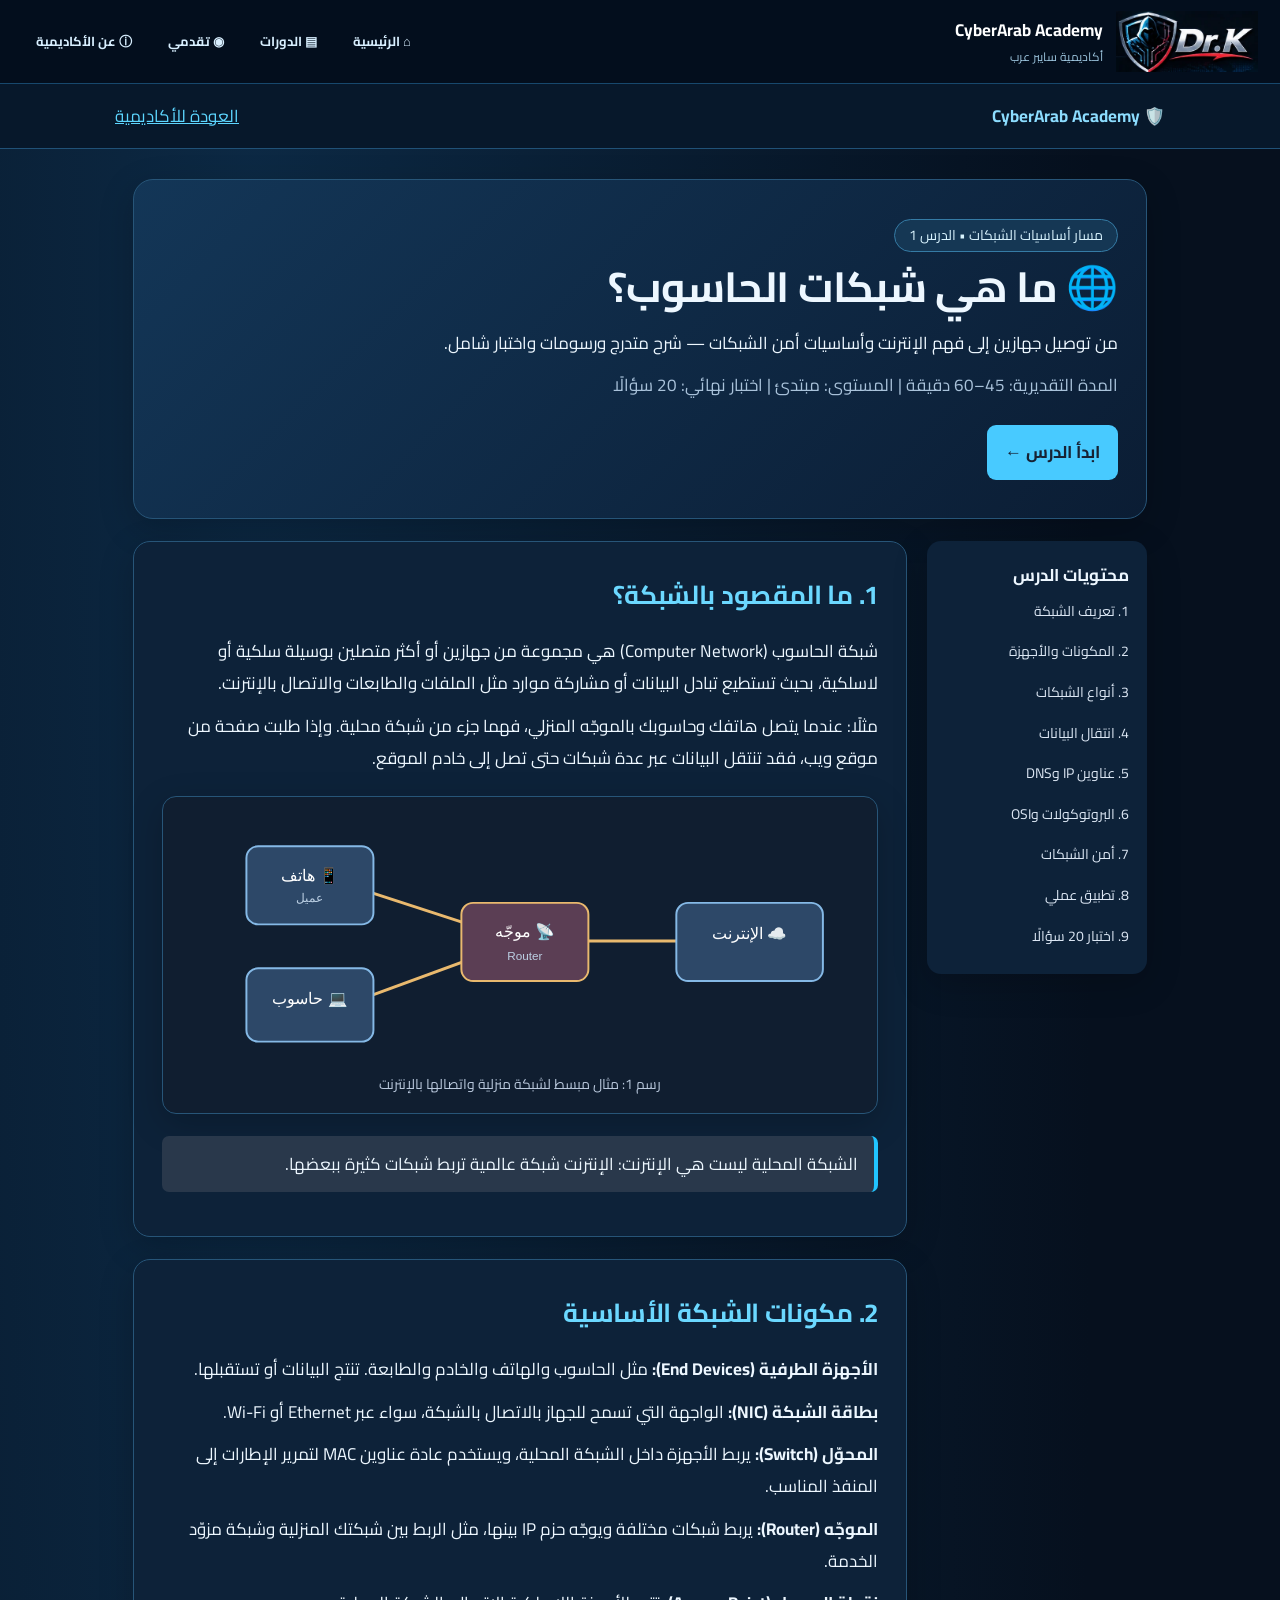
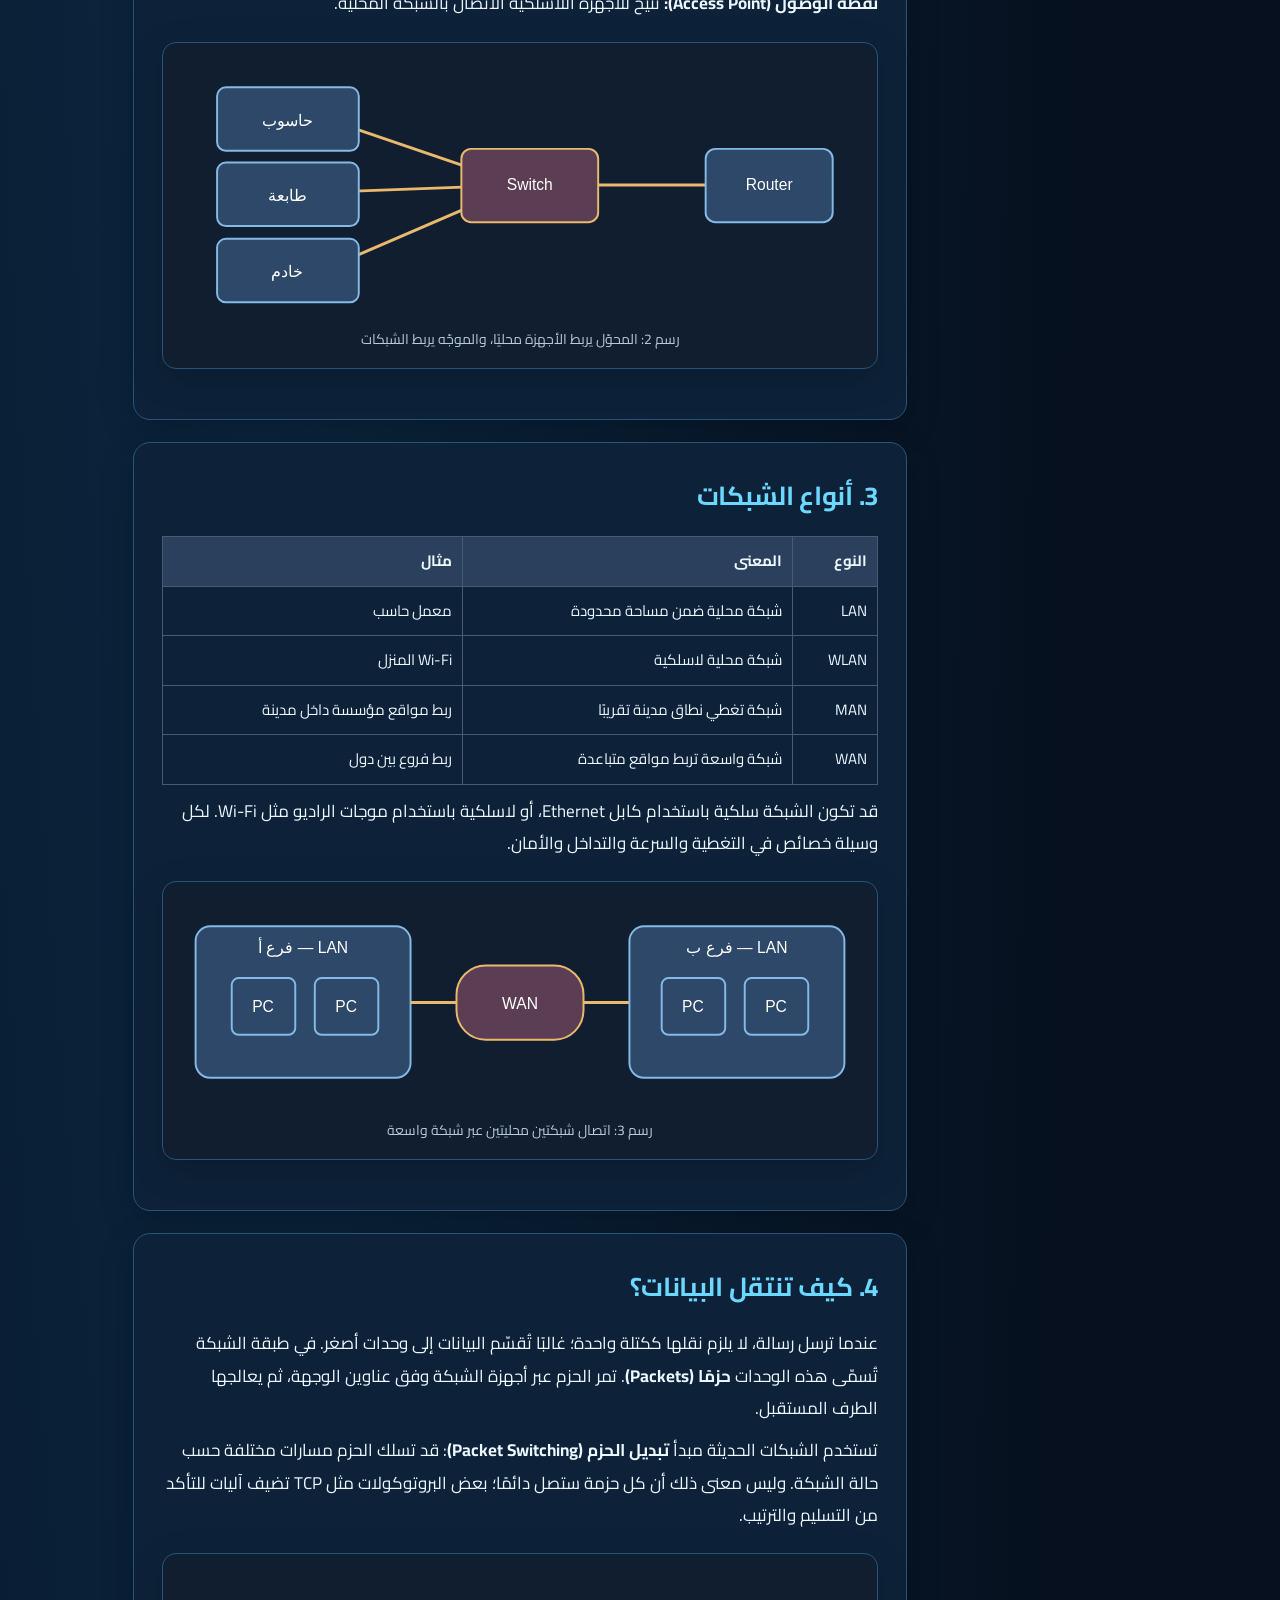
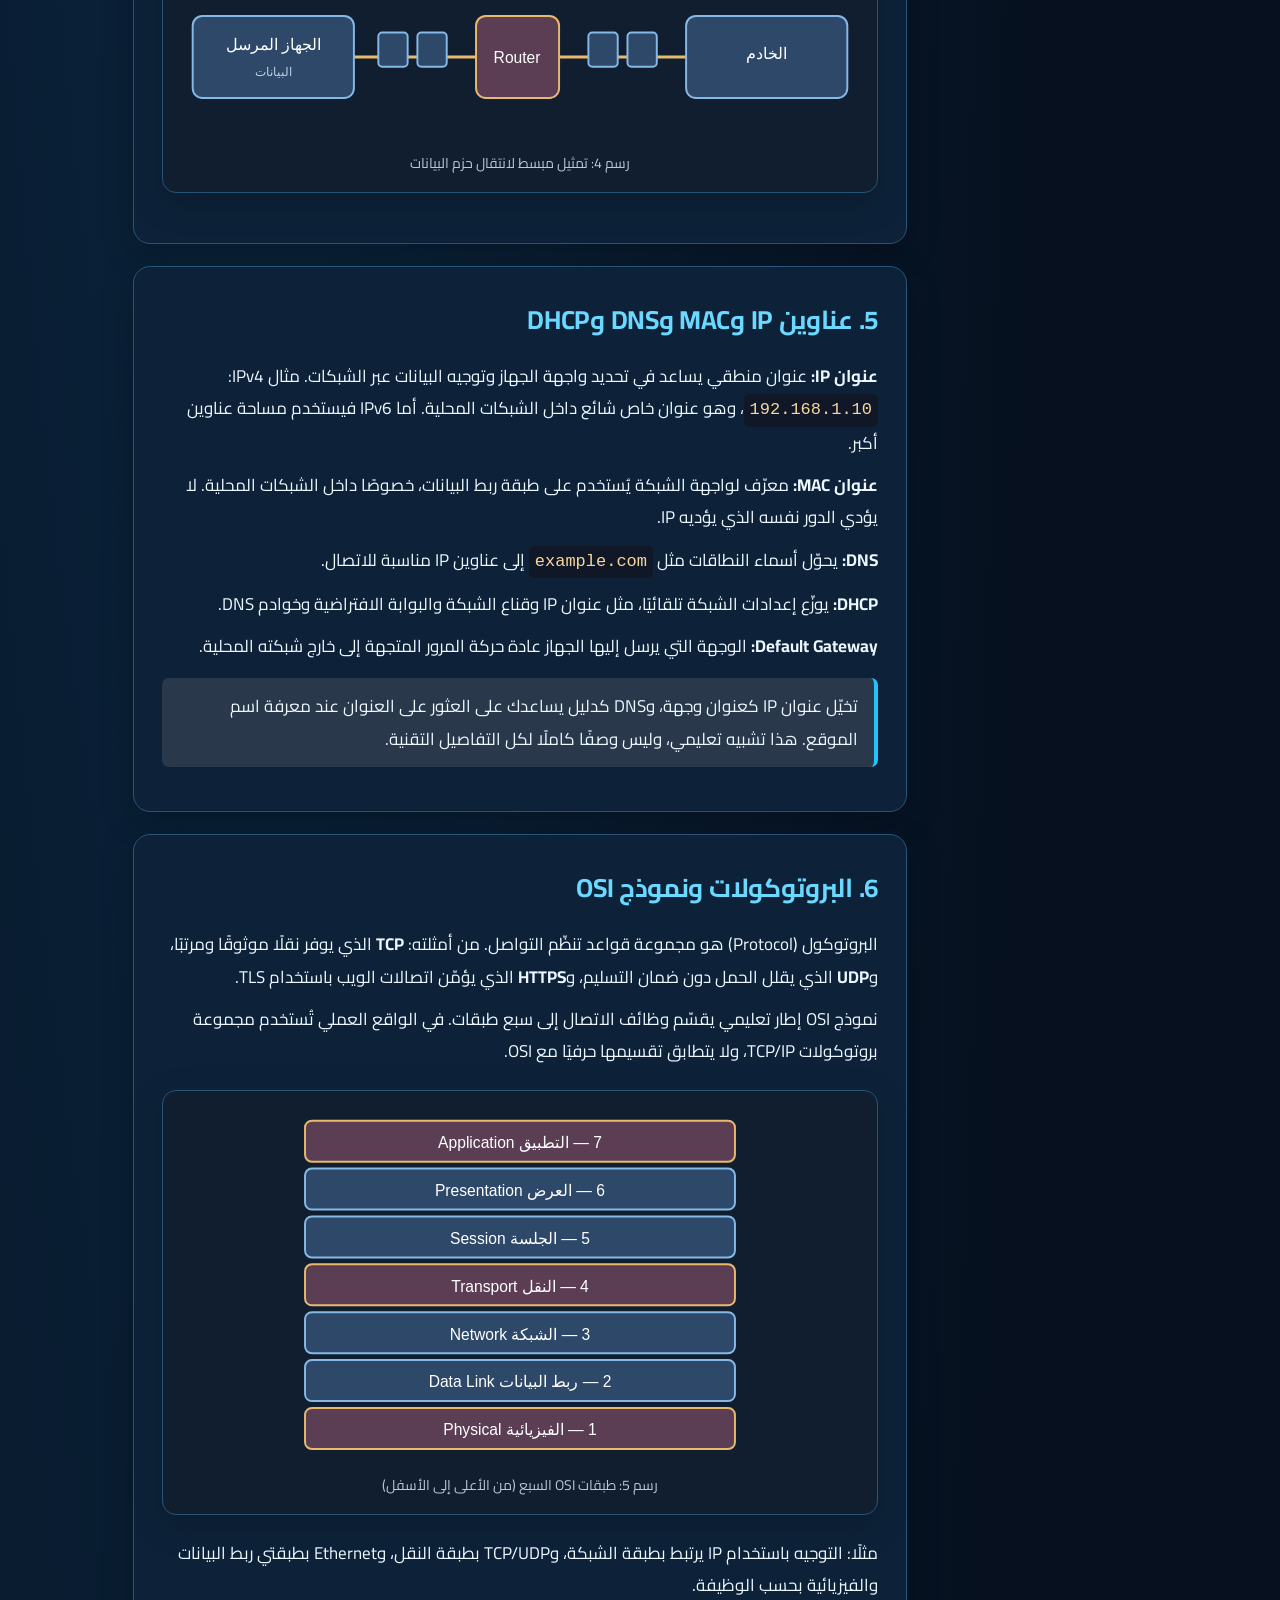
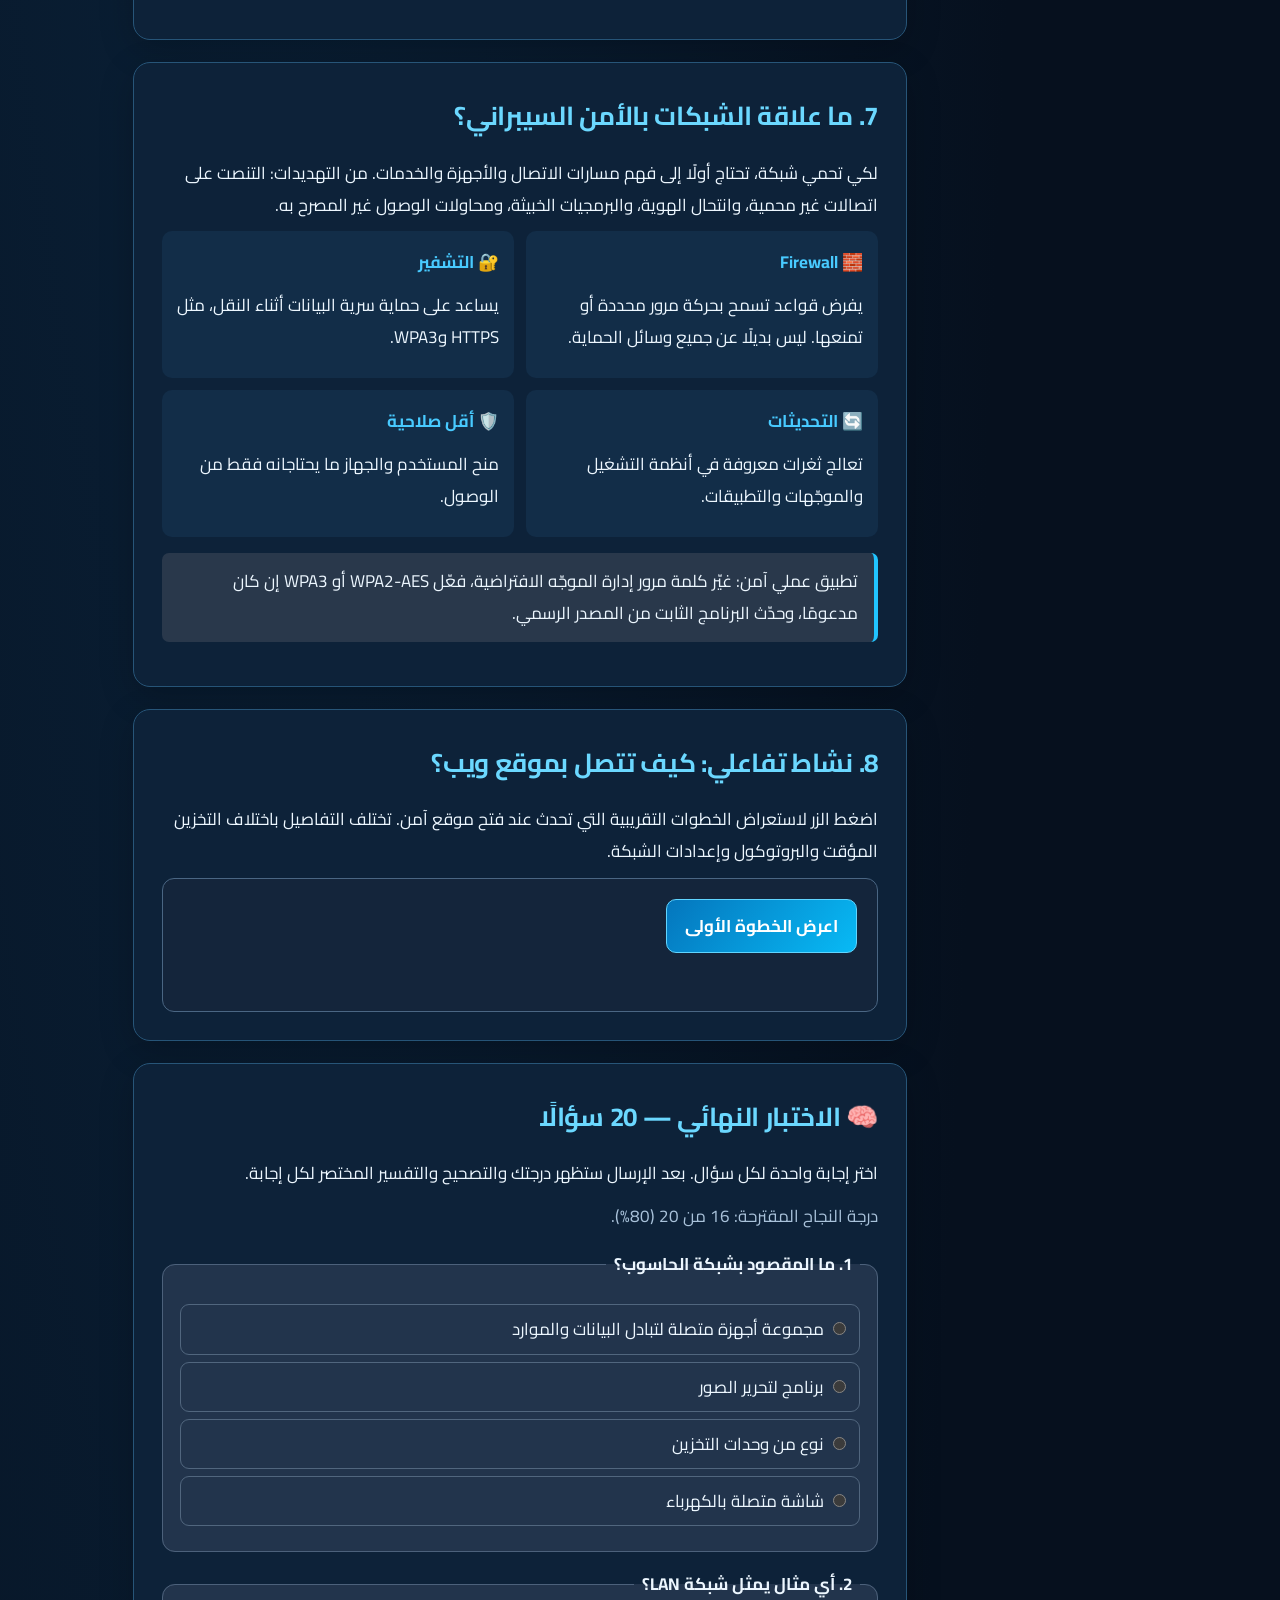
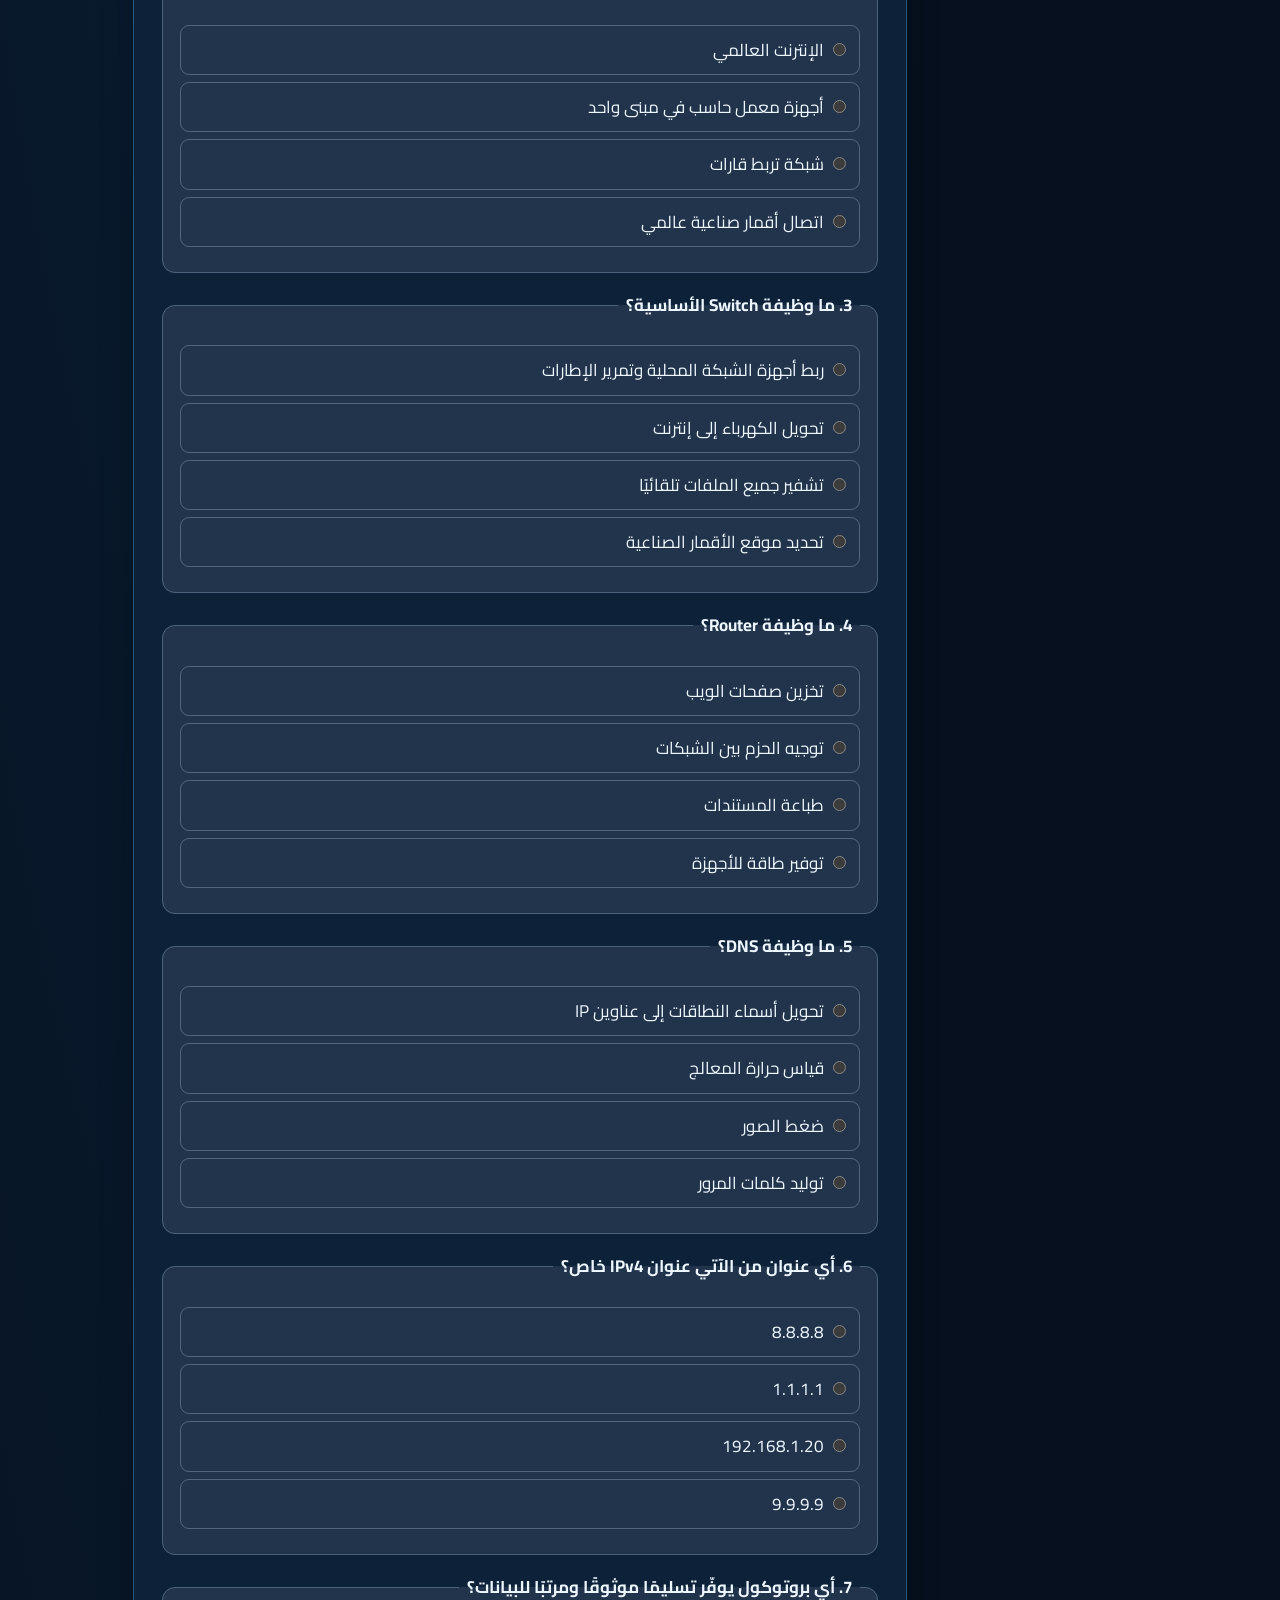
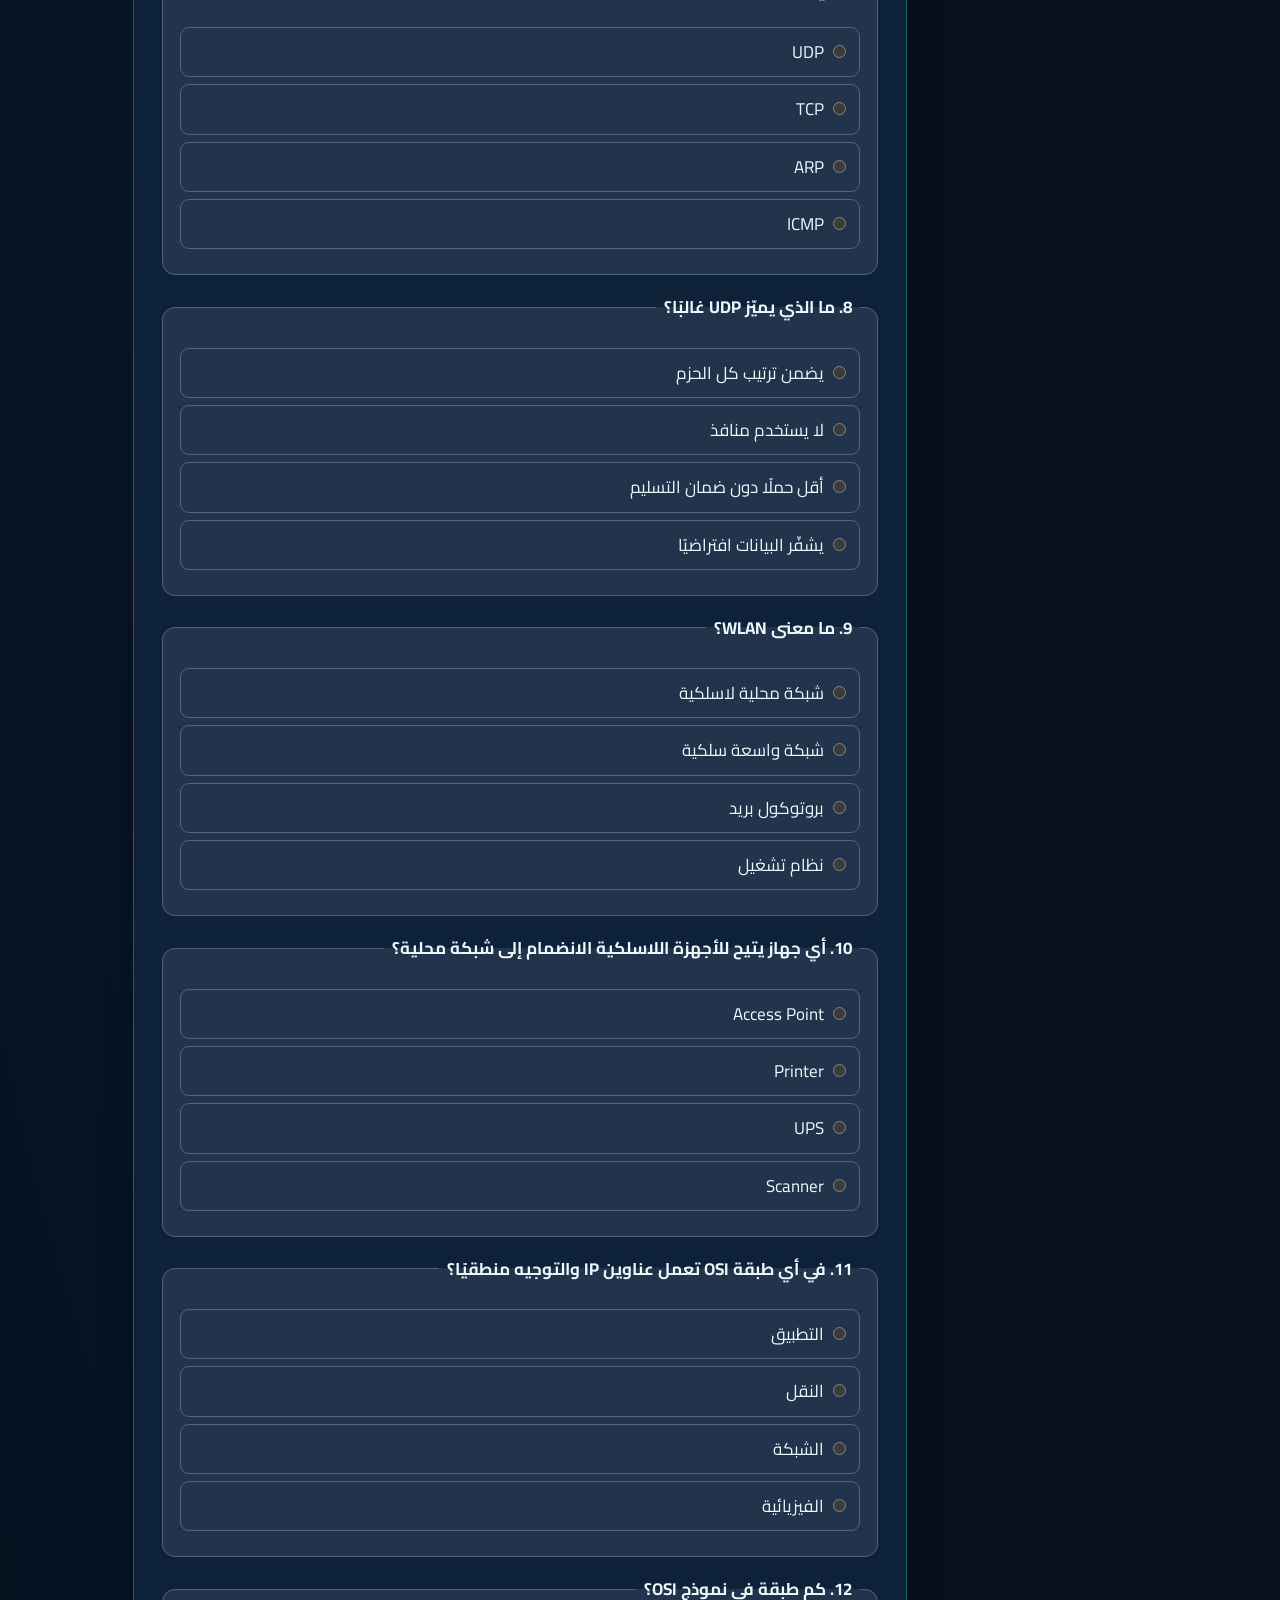
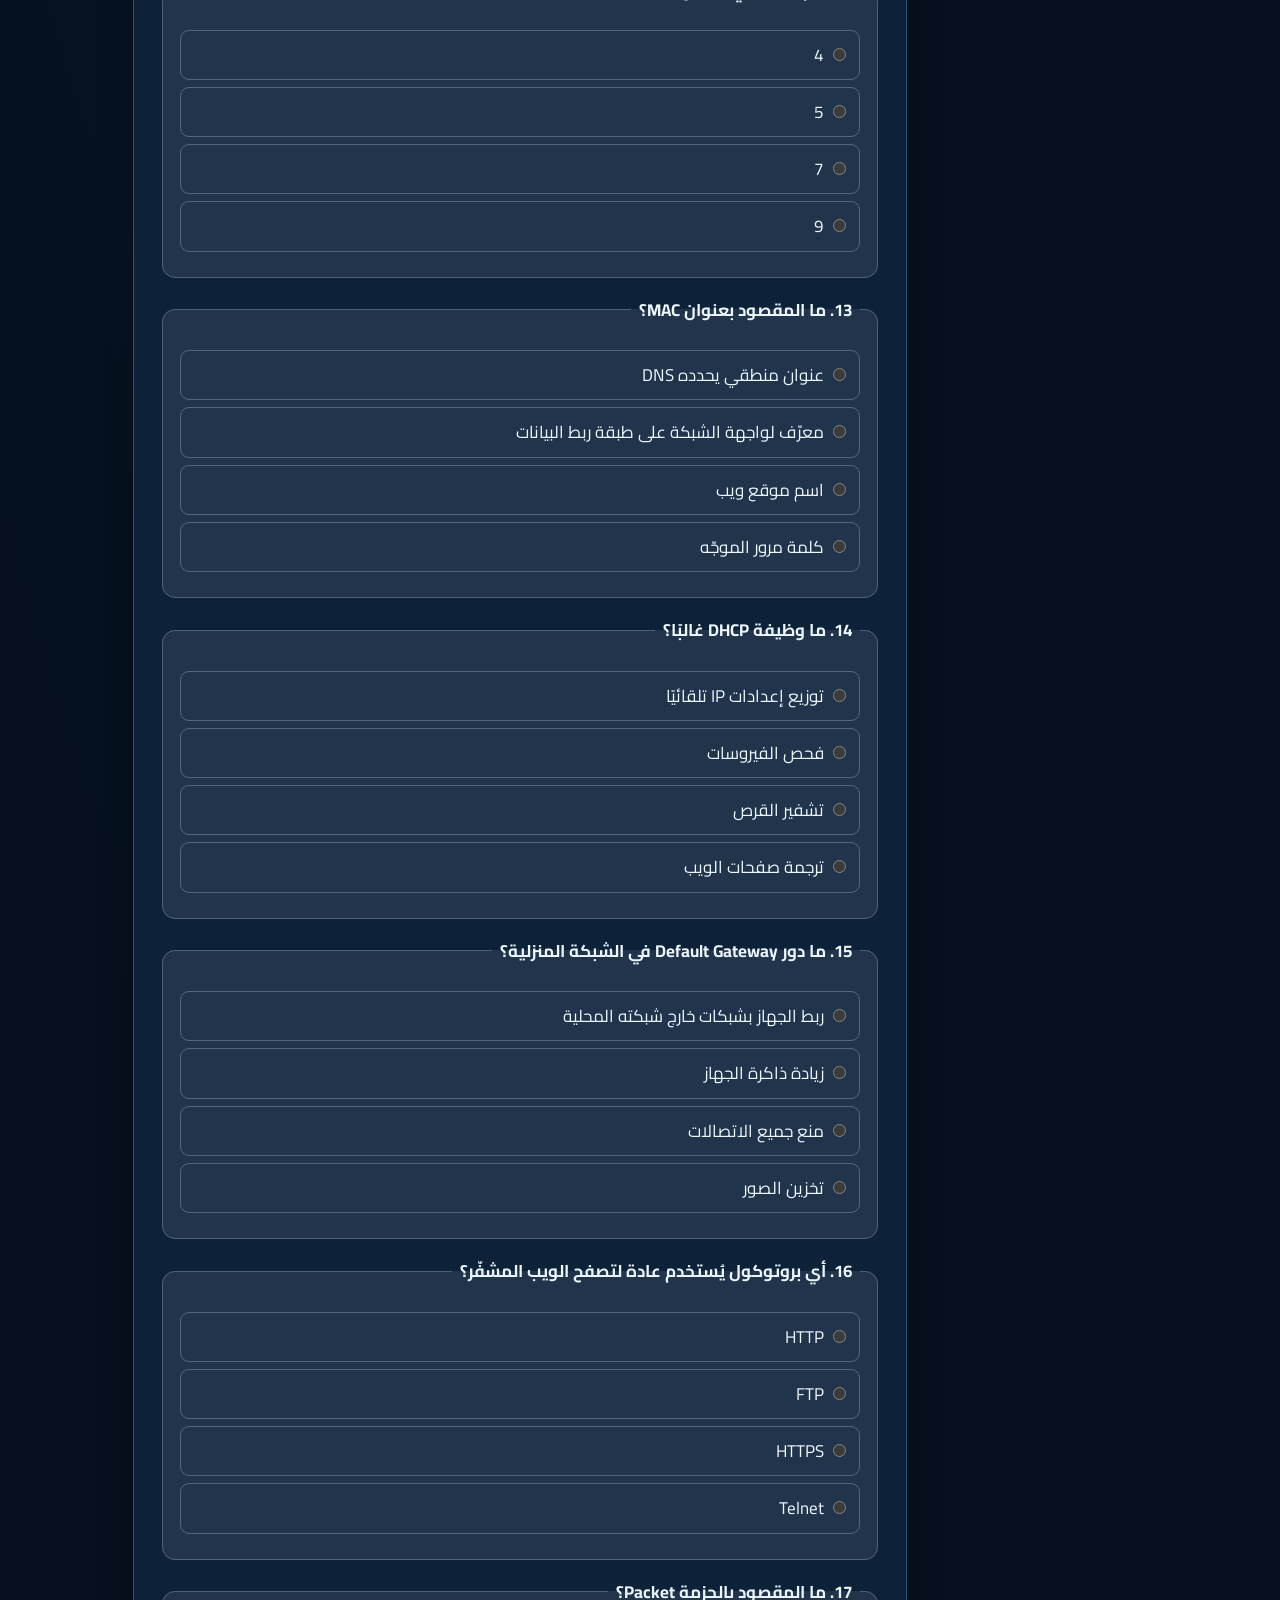
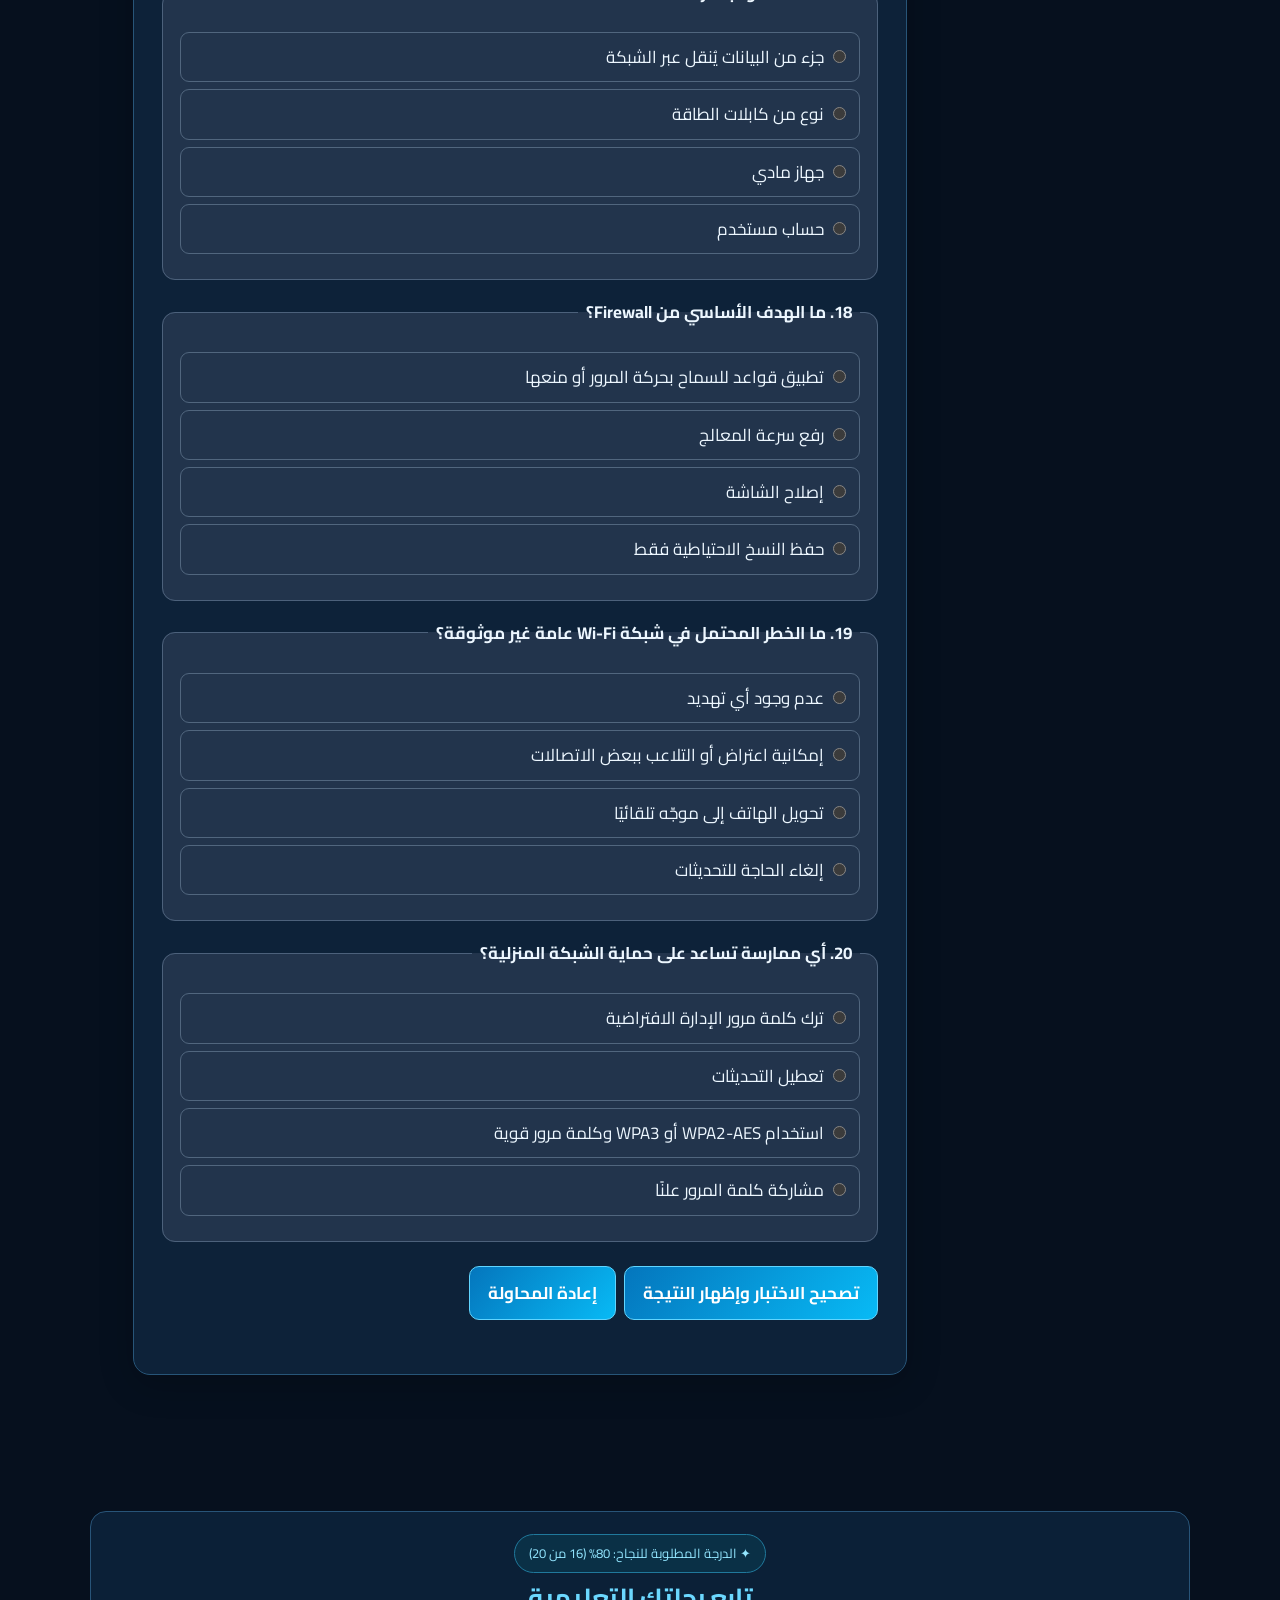
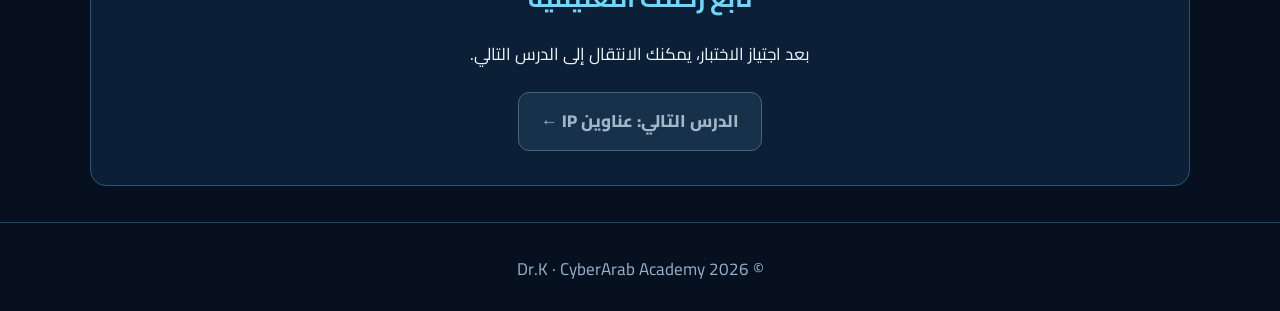
<file: network-lesson-2.html>
<!doctype html>
<html lang="ar" dir="rtl">
<head>
<meta charset="utf-8"><meta name="viewport" content="width=device-width,initial-scale=1">
<title>الدرس الثاني: عناوين IP | CyberArab Academy</title>
<style>
:root{--bg:#0d1728;--panel:#1b2b43;--panel2:#223650;--text:#f4f7fc;--muted:#bdc9da;--gold:#e9b96e;--accent:#a63861;--line:#40536d;--ok:#72d7a4;--bad:#ff9a9a}*{box-sizing:border-box}html{scroll-behavior:smooth}body{margin:0;background:var(--bg);color:var(--text);font-family:Tahoma,Arial,sans-serif;line-height:2}a{color:var(--gold)}header{background:#15243a;border-bottom:1px solid var(--line);padding:18px max(18px,calc((100vw - 1120px)/2));display:flex;justify-content:space-between;align-items:center;gap:15px;flex-wrap:wrap}header strong{color:var(--gold)}.shell{max-width:1120px;margin:auto;padding:25px 18px;display:grid;grid-template-columns:245px minmax(0,1fr);gap:24px}.sidebar{position:sticky;top:15px;align-self:start;background:var(--panel);border:1px solid var(--line);padding:18px;border-radius:16px}.sidebar a{display:block;padding:5px 9px;text-decoration:none;color:var(--muted);border-radius:7px}.sidebar a:hover{background:var(--panel2);color:white}.main{min-width:0}.hero,.block{background:var(--panel);border:1px solid var(--line);border-radius:18px;padding:26px;margin-bottom:22px}.hero{background:linear-gradient(135deg,#203654,#18283e)}.eyebrow{color:var(--gold);font-weight:bold}h1{font-size:clamp(25px,4vw,39px);line-height:1.5;margin:10px 0}h2{color:var(--gold);font-size:25px;margin:0 0 15px}h3{color:#fff;font-size:19px;margin:20px 0 5px}p{margin:10px 0}ul,ol{padding-right:24px}li{margin:6px 0}.muted{color:var(--muted)}.pill{display:inline-block;background:#30415a;padding:3px 12px;border-radius:30px;font-size:13px;margin:3px}.example{background:#101e32;border-right:4px solid var(--gold);border-radius:9px;padding:15px 18px;margin:16px 0}.diagram{background:#101e32;border:1px solid #38506c;border-radius:12px;padding:16px;margin:18px 0;overflow:auto}.diagram svg{display:block;width:100%;height:auto;max-height:270px}.diagram text{font-family:Tahoma,Arial,sans-serif}.table-wrap{overflow-x:auto}table{border-collapse:collapse;width:100%;min-width:440px;margin:14px 0}th,td{border:1px solid #52627a;padding:10px;text-align:right}th{background:#30435e}code{direction:ltr;unicode-bidi:isolate;display:inline-block;background:#0d192b;padding:0 7px;border-radius:5px;color:#f9d79b}.step{border-right:3px solid var(--accent);padding:0 16px;margin:20px 0}.btn,button{background:var(--accent);border:0;border-radius:9px;color:#fff;padding:11px 20px;cursor:pointer;font-family:inherit;font-size:15px;text-decoration:none;display:inline-block}button:hover,.btn:hover{filter:brightness(1.15)}button:disabled{opacity:.45;cursor:not-allowed}.navbuttons{display:flex;gap:10px;flex-wrap:wrap;justify-content:space-between;margin:22px 0}.q{padding:18px;border:1px solid var(--line);border-radius:12px;margin:16px 0;background:#17263b}.q strong{display:block;margin-bottom:10px}.q label{display:block;border:1px solid #40546e;border-radius:8px;padding:7px 12px;margin:6px 0;cursor:pointer}.q label:has(input:checked){background:#314a69;border-color:var(--gold)}.q input{margin-left:9px;accent-color:var(--gold)}.feedback{font-size:14px;margin-top:8px;display:none}.correct{border-color:var(--ok)}.incorrect{border-color:var(--bad)}#result{font-size:21px;font-weight:bold;margin-top:20px}.small{font-size:13px}.progress{height:9px;background:#40516a;border-radius:20px;overflow:hidden}.progress span{display:block;width:20%;height:100%;background:var(--gold)}@media(max-width:800px){.shell{grid-template-columns:1fr}.sidebar{position:static}.sidebar .links{display:grid;grid-template-columns:repeat(2,minmax(0,1fr));gap:3px}.hero,.block{padding:19px}header{padding:15px 18px}}@media(max-width:440px){.sidebar .links{grid-template-columns:1fr}}
</style>
<link rel="stylesheet" href="theme.css">
</head>
<body><div class="drk-top"><a class="drk-brand" href="index.html"><img src="drk-logo.webp" alt="شعار Dr.K"><span><b>CyberArab Academy</b><small>أكاديمية سايبر عرب</small></span></a><nav class="drk-nav"><a href="index.html">⌂ الرئيسية</a><a href="index.html#courses">▤ الدورات</a><a href="index.html#progress">◉ تقدمي</a><a href="index.html#about">ⓘ عن الأكاديمية</a></nav></div>
  <script>
const score = Number(localStorage.getItem('cyberarab_lesson1_score'));

if (!localStorage.getItem('cyberarab_lesson1_score') || score < 16) {
  alert('🔒 الدرس الثاني مقفل. يجب اجتياز اختبار الدرس الأول بنسبة 80% على الأقل.');
  window.location.replace('network-lesson.html');
}
</script>
<header><strong>🛡️ CyberArab Academy</strong><nav><a href="index.html">الرئيسية</a> · <a href="network-lesson.html">الدرس السابق</a></nav></header>
<div class="shell">
<aside class="sidebar"><strong>📚 محتويات الدرس</strong><p class="small muted">الدرس 2 من 10</p><div class="progress"><span></span></div><div class="links"><a href="#intro">1. لماذا IP؟</a><a href="#versions">2. IPv4 وIPv6</a><a href="#binary">3. البتات والثنائي</a><a href="#ranges">4. عام وخاص</a><a href="#assignment">5. ثابت ومتغير</a><a href="#dhcp">6. DHCP وNAT</a><a href="#mask">7. Subnet Mask</a><a href="#subnet">8. Subnetting</a><a href="#lab">9. تطبيق عملي</a><a href="#quiz">10. اختبار 20 سؤالًا</a></div></aside>
<main class="main">
<section class="hero"><span class="eyebrow">المسار: أساسيات الشبكات | الدرس الثاني</span><h1>عناوين IP من الصفر إلى التطبيق العملي</h1><p>ستتعلم كيف تتعرف الأجهزة على بعضها، وكيف نقرأ العناوين ونحسب الشبكات الفرعية، خطوة بخطوة، مع رسومات وأمثلة وأسئلة تفاعلية.</p><span class="pill">المستوى: مبتدئ ← متوسط</span><span class="pill">المدة المقترحة: 75–100 دقيقة</span><span class="pill">20 سؤال اختيار من متعدد</span></section>
<section class="block" id="intro"><h2>1. لماذا نحتاج عنوان IP؟</h2><p>تخيّل شبكة فيها عشرات الأجهزة. عندما يريد حاسوب إرسال بيانات إلى خادم، يحتاج إلى عنوان منطقي يحدد الوجهة. هنا يأتي دور <strong>Internet Protocol Address</strong> أو <strong>IP Address</strong>.</p><p>عنوان IP ليس اسم الجهاز ولا عنوانه الفيزيائي الدائم؛ بل عنوان تستخدمه طبقة الشبكة لتوجيه الحزم بين الشبكات. وقد يتغير بتغيّر الشبكة أو إعداداتها.</p><div class="diagram"><svg viewBox="0 0 720 190" role="img" aria-label="حاسوب يرسل حزمة إلى راوتر ثم خادم"><rect x="18" y="45" width="185" height="100" rx="14" fill="#2a4565" stroke="#e9b96e"/><text x="110" y="80" text-anchor="middle" fill="white" font-size="20">💻 حاسوب</text><text x="110" y="112" text-anchor="middle" fill="#f4d19a" font-size="18">192.168.1.10</text><rect x="267" y="45" width="185" height="100" rx="14" fill="#2a4565" stroke="#e9b96e"/><text x="360" y="80" text-anchor="middle" fill="white" font-size="20">📡 راوتر</text><text x="360" y="112" text-anchor="middle" fill="#f4d19a" font-size="18">البوابة</text><rect x="516" y="45" width="185" height="100" rx="14" fill="#2a4565" stroke="#e9b96e"/><text x="608" y="80" text-anchor="middle" fill="white" font-size="20">🖥️ خادم</text><text x="608" y="112" text-anchor="middle" fill="#f4d19a" font-size="18">203.0.113.20</text><path d="M205 95 H264 M454 95 H514" stroke="#72d7a4" stroke-width="5" stroke-dasharray="10 7"/><text x="360" y="176" text-anchor="middle" fill="#cbd6e6" font-size="15">تنتقل الحزم عبر أجهزة الشبكة حسب عنوان الوجهة</text></svg></div><div class="example"><strong>مثال:</strong> إذا كان عنوان حاسوبك <code>192.168.1.10</code> وعنوان الراوتر المحلي <code>192.168.1.1</code>، فغالبًا يرسل الحاسوب حركة المرور المتجهة إلى خارج شبكته المحلية عبر الراوتر.</div><h3>ما الفرق بين IP وMAC؟</h3><p>عنوان <strong>MAC</strong> يُستخدم عادةً لإيصال الإطارات داخل الوصلة المحلية، بينما <strong>IP</strong> يحدد المصدر والوجهة على مستوى الشبكة، بما يسمح بالتوجيه بين شبكات مختلفة.</p></section>
<section class="block" id="versions"><h2>2. IPv4 مقابل IPv6</h2><div class="table-wrap"><table><tr><th>الخاصية</th><th>IPv4</th><th>IPv6</th></tr><tr><td>طول العنوان</td><td>32 بت</td><td>128 بت</td></tr><tr><td>طريقة الكتابة</td><td><code>192.168.1.10</code></td><td><code>2001:db8::1</code></td></tr><tr><td>التمثيل</td><td>4 مجموعات عشرية</td><td>مجموعات سداسية عشرية</td></tr><tr><td>مساحة العناوين</td><td>نحو 4.3 مليار عنوان</td><td>أكبر بكثير</td></tr></table></div><p>كل مجموعة في IPv4 تُسمّى <strong>Octet</strong> وتتكوّن من 8 بتات؛ لذلك يكون مجموعها 4 × 8 = 32 بت. أما IPv6 فطوله 128 بت، ويدعم اختصار مجموعات الأصفار في كتابته.</p><div class="example">العنوان <code>2001:db8::1</code> مثال توثيقي لـIPv6، وكذلك <code>203.0.113.20</code> مثال توثيقي لـIPv4، وليسا عناوين لخوادم حقيقية نستخدمها هنا.</div></section>
<section class="block" id="binary"><h2>3. كيف يتحول IPv4 إلى بتات؟</h2><p>كل Octet قيمته من 0 إلى 255، لأن 8 بتات تعطي <strong>256 احتمالًا</strong> من الصفر إلى 255. أوزان البتات هي:</p><div class="diagram"><svg viewBox="0 0 720 125" role="img" aria-label="أوزان البتات الثمانية"><g fill="#314d70" stroke="#e9b96e"><rect x="10" y="20" width="82" height="75" rx="8"/><rect x="98" y="20" width="82" height="75" rx="8"/><rect x="186" y="20" width="82" height="75" rx="8"/><rect x="274" y="20" width="82" height="75" rx="8"/><rect x="362" y="20" width="82" height="75" rx="8"/><rect x="450" y="20" width="82" height="75" rx="8"/><rect x="538" y="20" width="82" height="75" rx="8"/><rect x="626" y="20" width="82" height="75" rx="8"/></g><g fill="white" text-anchor="middle" font-size="23"><text x="51" y="66">128</text><text x="139" y="66">64</text><text x="227" y="66">32</text><text x="315" y="66">16</text><text x="403" y="66">8</text><text x="491" y="66">4</text><text x="579" y="66">2</text><text x="667" y="66">1</text></g></svg></div><div class="step"><strong>مثال محلول: العدد 192</strong><p>192 = 128 + 64، إذن أول بتين يساويان 1 والباقي أصفار: <code>11000000</code>.</p></div><div class="step"><strong>مثال محلول: العدد 10</strong><p>10 = 8 + 2، لذلك تمثيله الثنائي <code>00001010</code>.</p></div><div class="example">العنوان <code>192.168.1.10</code> يبدأ بالثمانية بتات <code>11000000</code> وينتهي بالثمانية بتات <code>00001010</code>.</div></section>
<section class="block" id="ranges"><h2>4. عناوين Public وPrivate</h2><p><strong>Private IP:</strong> عناوين مخصصة للاستخدام داخل الشبكات الخاصة، ولا تُوجَّه مباشرة عبر الإنترنت العام. أما <strong>Public IP</strong> فيُستخدم للاتصال عبر الإنترنت إذا كان عنوانًا عامًا صالحًا ومُوجَّهًا؛ وليس كل عنوان خارج نطاقات Private عنوانًا عامًا صالحًا.</p><div class="table-wrap"><table><tr><th>نطاق IPv4 الخاص</th><th>صيغة CIDR</th><th>مثال</th></tr><tr><td>10.0.0.0 إلى 10.255.255.255</td><td><code>10.0.0.0/8</code></td><td><code>10.2.3.4</code></td></tr><tr><td>172.16.0.0 إلى 172.31.255.255</td><td><code>172.16.0.0/12</code></td><td><code>172.20.5.7</code></td></tr><tr><td>192.168.0.0 إلى 192.168.255.255</td><td><code>192.168.0.0/16</code></td><td><code>192.168.1.50</code></td></tr></table></div><p>انتبه: ليس كل عنوان يبدأ بـ172 خاصًا؛ فقط النطاق من 172.16 إلى 172.31 في المجموعة الثانية.</p><div class="example"><strong>معلومة مهمة:</strong> العنوان <code>127.0.0.1</code> يُستخدم للـLoopback (الجهاز نفسه)، و<code>169.254.0.0/16</code> نطاق Link-local في IPv4، ولا نعدّهما عنوانين عامّين.</div></section>
<section class="block" id="assignment"><h2>5. Static IP وDynamic IP</h2><p><strong>Static:</strong> عنوان ثابت من حيث الإعداد، يُضبط يدويًا أو عبر حجز DHCP بحسب السيناريو. يفيد في الأجهزة التي نريد الوصول إليها بعنوان متوقع.</p><p><strong>Dynamic:</strong> عنوان يُخصَّص تلقائيًا، غالبًا عبر DHCP، وقد يتغير عند انتهاء مدة التأجير أو تغيّر ظروف الشبكة.</p><div class="example"><strong>مثال عملي:</strong> هاتفك يحصل غالبًا على عنوان تلقائي عند الاتصال بالواي فاي، بينما قد يُخصص للخادم عنوان ثابت أو حجز دائم حتى يسهل الوصول إليه.</div></section>
<section class="block" id="dhcp"><h2>6. كيف يعمل DHCP؟ وما دور NAT؟</h2><p>عندما يتصل جهاز بشبكة IPv4، يمكن لخادم <strong>DHCP</strong> منحه عنوان IP وقناع الشبكة والبوابة الافتراضية وخوادم DNS. المسار الشائع في التخصيص الأولي يُختصر بـ <strong>DORA</strong>:</p><ol><li><strong>Discover:</strong> يبحث العميل عن خادم DHCP.</li><li><strong>Offer:</strong> يعرض الخادم إعدادات وعنوانًا متاحًا.</li><li><strong>Request:</strong> يطلب العميل العرض الذي اختاره.</li><li><strong>Acknowledge:</strong> يؤكد الخادم التخصيص.</li></ol><div class="diagram"><svg viewBox="0 0 720 240" role="img" aria-label="تسلسل DHCP DORA"><rect x="30" y="15" width="200" height="52" rx="10" fill="#314e70"/><rect x="490" y="15" width="200" height="52" rx="10" fill="#314e70"/><text x="130" y="48" fill="white" text-anchor="middle" font-size="19">العميل</text><text x="590" y="48" fill="white" text-anchor="middle" font-size="19">خادم DHCP</text><g stroke="#e9b96e" stroke-width="3"><path d="M230 90 H490"/><path d="M490 130 H230"/><path d="M230 170 H490"/><path d="M490 210 H230"/></g><g fill="white" font-size="18" text-anchor="middle"><text x="360" y="83">Discover →</text><text x="360" y="123">← Offer</text><text x="360" y="163">Request →</text><text x="360" y="203">← Acknowledge</text></g></svg></div><h3>وما هو NAT؟</h3><p><strong>Network Address Translation</strong> يغيّر معلومات العناوين أثناء عبور جهاز الشبكة. في المنازل، يستخدم الراوتر غالبًا <strong>PAT</strong> (ترجمة العناوين والمنافذ) لتمكين عدة أجهزة خاصة من مشاركة عنوان IPv4 عام واحد.</p><div class="example">هاتف <code>192.168.1.10</code> وحاسوب <code>192.168.1.11</code> يمكن أن يخرجا للإنترنت من خلال الراوتر نفسه باستخدام عنوانه العام مع تمييز الاتصالات بالمنافذ.</div></section>
<section class="block" id="mask"><h2>7. Subnet Mask وCIDR</h2><p>عنوان IP وحده لا يخبرنا أين تنتهي بتات الشبكة وتبدأ بتات المضيف. لهذا نستخدم <strong>Subnet Mask</strong> أو صيغة <strong>CIDR</strong>.</p><div class="table-wrap"><table><tr><th>CIDR</th><th>القناع</th><th>عدد العناوين الكلي</th></tr><tr><td><code>/24</code></td><td><code>255.255.255.0</code></td><td>256</td></tr><tr><td><code>/25</code></td><td><code>255.255.255.128</code></td><td>128</td></tr><tr><td><code>/26</code></td><td><code>255.255.255.192</code></td><td>64</td></tr><tr><td><code>/27</code></td><td><code>255.255.255.224</code></td><td>32</td></tr></table></div><p>في IPv4، عدد عناوين الكتلة يساوي <code>2^(32 - prefix)</code>. وفي الشبكات التقليدية مثل /24 و/26، يُحجز عادةً عنوان الشبكة وعنوان البث، فيكون عدد عناوين المضيفين القابلة للتخصيص أقل باثنين. توجد استثناءات مثل وصلات /31 وعناوين /32.</p><div class="example"><strong>مثال:</strong> شبكة <code>192.168.1.0/24</code> تضم 256 عنوانًا، ويكون المجال المعتاد للمضيفين من <code>192.168.1.1</code> إلى <code>192.168.1.254</code>، وعنوان البث <code>192.168.1.255</code>.</div></section>
<section class="block" id="subnet"><h2>8. Subnetting: تقسيم الشبكة خطوة بخطوة</h2><p>لنفترض أنك تدير شبكة <code>192.168.10.0/24</code> وتريد تقسيمها إلى أربع شبكات فرعية متساوية.</p><div class="step"><strong>الخطوة 1: حدد عدد البتات المستعارة</strong><p>أربع شبكات تعني <code>2² = 4</code>، لذا نستعير بتين من جزء المضيف.</p></div><div class="step"><strong>الخطوة 2: احسب البادئة الجديدة</strong><p><code>/24 + 2 = /26</code>، والقناع يصبح <code>255.255.255.192</code>.</p></div><div class="step"><strong>الخطوة 3: احسب حجم كل شبكة</strong><p><code>2^(32-26) = 64</code> عنوانًا لكل شبكة، منها 62 عنوان مضيف قابلًا للتخصيص عادةً.</p></div><div class="table-wrap"><table><tr><th>الشبكة</th><th>عنوان الشبكة</th><th>مجال المضيفين</th><th>البث</th></tr><tr><td>1</td><td><code>192.168.10.0/26</code></td><td>1–62</td><td><code>192.168.10.63</code></td></tr><tr><td>2</td><td><code>192.168.10.64/26</code></td><td>65–126</td><td><code>192.168.10.127</code></td></tr><tr><td>3</td><td><code>192.168.10.128/26</code></td><td>129–190</td><td><code>192.168.10.191</code></td></tr><tr><td>4</td><td><code>192.168.10.192/26</code></td><td>193–254</td><td><code>192.168.10.255</code></td></tr></table></div><p class="muted small">الأرقام المختصرة في مجال المضيفين تشير إلى المجموعة الرابعة من 192.168.10.x.</p><div class="diagram"><svg viewBox="0 0 720 130" role="img" aria-label="أربع شبكات فرعية متساوية"><g stroke="#0d1728" stroke-width="3"><rect x="10" y="25" width="175" height="75" rx="10" fill="#365b78"/><rect x="185" y="25" width="175" height="75" rx="10" fill="#41627b"/><rect x="360" y="25" width="175" height="75" rx="10" fill="#4a6e83"/><rect x="535" y="25" width="175" height="75" rx="10" fill="#567a8e"/></g><g fill="white" text-anchor="middle" font-size="18"><text x="97" y="58">0–63</text><text x="272" y="58">64–127</text><text x="447" y="58">128–191</text><text x="622" y="58">192–255</text><text x="97" y="84">/26</text><text x="272" y="84">/26</text><text x="447" y="84">/26</text><text x="622" y="84">/26</text></g></svg></div></section>
<section class="block" id="lab"><h2>9. تطبيق عملي على جهازك</h2><p>هذا التطبيق قراءة إعدادات شبكتك المحلية فقط، ولا يتطلب تثبيت أدوات خاصة.</p><h3>على Windows</h3><ol><li>افتح قائمة Start واكتب <code>cmd</code>.</li><li>شغّل الأمر <code>ipconfig /all</code>.</li><li>ابحث عن <strong>IPv4 Address</strong> و<strong>Subnet Mask</strong> و<strong>Default Gateway</strong> و<strong>DHCP Enabled</strong>.</li><li>قارن عنوانك مع نطاقات Private التي تعلمناها.</li></ol><h3>على macOS أو Linux</h3><p>يمكنك عرض عناوين الواجهات عبر إعدادات الشبكة، أو أوامر مناسبة مثل <code>ip addr</code> في Linux. تختلف الأوامر بحسب النظام.</p><div class="example"><strong>تمرين تفكير:</strong> إذا ظهر لديك <code>192.168.50.23</code> مع القناع <code>255.255.255.0</code> والبوابة <code>192.168.50.1</code>، فما عنوان الشبكة؟ الإجابة: <code>192.168.50.0/24</code>.</div><p class="muted small">لخصوصيتك، لا تنشر صورة كاملة لإعدادات الشبكة أو معلومات الواجهات دون مراجعتها.</p></section>
<section class="block" id="quiz"><h2>10. اختبار الدرس: 20 سؤالًا</h2><p>اختر إجابة واحدة لكل سؤال. عند الضغط على «تصحيح الاختبار» ستظهر درجتك والتفسير لكل سؤال. يمكنك إعادة المحاولة.</p><div id="questions"></div><button id="grade" type="button">تصحيح الاختبار</button> <button id="reset" type="button" style="background:#435673">إعادة المحاولة</button><div id="result" aria-live="polite"></div></section>
<div class="navbuttons"><a class="btn" href="network-lesson.html">→ الدرس السابق: مقدمة الشبكات</a><a class="btn" href="index.html" style="background:#435673">العودة إلى الدورات</a>

<a href="network-lesson-3.html">
  <button type="button">الدرس التالي: DNS ←</button>
</a>
  
</div>
</main></div>
<script>
const questions=[
['ما الدور الأساسي لعنوان IP؟',['تحديد وجهة الحزم وتوجيهها عبر الشبكات','تشفير محتوى كل ملف','تحديد سرعة المعالج','تخزين كلمات المرور'],0,'يُستخدم عنوان IP لتحديد المصدر والوجهة على مستوى الشبكة.'],
['كم بتًا في عنوان IPv4؟',['16','32','64','128'],1,'IPv4 يتكون من 32 بت موزعة على أربع مجموعات.'],
['كم بتًا في عنوان IPv6؟',['32','48','64','128'],3,'IPv6 يتكون من 128 بت.'],
['ما أعلى قيمة ممكنة لمجموعة Octet في IPv4؟',['127','254','255','256'],2,'ثمانية بتات تعطي القيم من 0 إلى 255.'],
['ما التمثيل الثنائي للعدد 192 في 8 بتات؟',['11000000','10100000','11110000','10000001'],0,'192 يساوي 128 + 64، لذلك البتان الأولان يساويان 1.'],
['أي عنوان ينتمي إلى نطاق IPv4 الخاص؟',['8.8.8.8','172.20.1.5','172.32.1.5','203.0.113.5'],1,'172.20.1.5 ضمن 172.16.0.0/12 الخاص.'],
['أي مجموعة CIDR تمثل نطاق 192.168 الخاص كاملًا؟',['192.168.0.0/8','192.168.0.0/12','192.168.0.0/16','192.168.0.0/24'],2,'النطاق الخاص الكامل هو 192.168.0.0/16.'],
['ما الاستخدام المعتاد للعنوان 127.0.0.1؟',['البث العام','البوابة الافتراضية لكل الشبكات','عنوان خادم DNS عام','الاتصال بالجهاز نفسه (Loopback)'],3,'127.0.0.1 عنوان Loopback محلي.'],
['ما الخدمة التي تخصص إعدادات IPv4 تلقائيًا غالبًا؟',['DHCP','HTTP','SSH','FTP'],0,'DHCP يوفر العنوان والقناع والبوابة وإعدادات أخرى.'],
['ما الترتيب الصحيح لرسائل DORA؟',['Offer ثم Discover ثم Request ثم Acknowledge','Discover ثم Offer ثم Request ثم Acknowledge','Discover ثم Request ثم Offer ثم Acknowledge','Request ثم Offer ثم Discover ثم Acknowledge'],1,'التسلسل الشائع: Discover, Offer, Request, Acknowledge.'],
['ما المقصود بـNAT؟',['إدارة أسماء النطاقات','تحديد عنوان MAC','ترجمة معلومات عناوين الشبكة','تشفير حزم IP'],2,'NAT يترجم معلومات العناوين أثناء مرور الحركة عبر جهاز الشبكة.'],
['أي قناع يطابق البادئة /24؟',['255.255.0.0','255.255.255.128','255.255.255.192','255.255.255.0'],3,'/24 تعني 24 بتًا للشبكة، أي 255.255.255.0.'],
['كم عنوانًا إجماليًا في شبكة IPv4 ذات البادئة /26؟',['64','32','128','256'],0,'يتبقى 6 بتات، لذا العدد 2^6 = 64.'],
['كم عنوان مضيف قابل للتخصيص عادةً في شبكة /26 تقليدية؟',['64','62','63','60'],1,'يُحجز عنوان الشبكة وعنوان البث عادةً، فيتبقى 62.'],
['ما عنوان الشبكة لـ192.168.1.77/24؟',['192.168.1.77','192.168.1.255','192.168.1.0','192.168.0.0'],2,'مع /24 تكون أول ثلاث مجموعات جزء الشبكة والمجموعة الأخيرة للمضيف.'],
['ما عنوان البث لـ192.168.1.0/24؟',['192.168.1.0','192.168.1.1','192.168.1.254','192.168.1.255'],3,'عنوان البث هو آخر عنوان في كتلة /24.'],
['ما البادئة اللازمة لتقسيم /24 إلى أربع شبكات متساوية؟',['/26','/25','/27','/28'],0,'نستعير بتين لإنتاج 4 شبكات، فتصبح /26.'],
['ما عنوان الشبكة الثانية عند تقسيم 192.168.10.0/24 إلى أربع شبكات /26؟',['192.168.10.32','192.168.10.64','192.168.10.128','192.168.10.192'],1,'حجم كل كتلة 64 عنوانًا؛ تبدأ الثانية عند 64.'],
['ما عنوان البث للشبكة 192.168.10.128/26؟',['192.168.10.127','192.168.10.190','192.168.10.191','192.168.10.255'],2,'تغطي الشبكة العناوين من 128 إلى 191؛ الأخير هو البث.'],
['أي أمر في Windows يعرض تفاصيل إعدادات IP والبوابة وDHCP؟',['ping','tracert','nslookup','ipconfig /all'],3,'يعرض ipconfig /all إعدادات واجهات الشبكة بالتفصيل.']
];
const container=document.getElementById('questions');questions.forEach((q,i)=>{const el=document.createElement('div');el.className='q';el.id='q'+i;const title=document.createElement('strong');title.textContent=(i+1)+'. '+q[0];el.appendChild(title);q[1].forEach((option,j)=>{const label=document.createElement('label');const input=document.createElement('input');input.type='radio';input.name='question'+i;input.value=j;label.append(input,document.createTextNode(option));el.appendChild(label)});const feedback=document.createElement('div');feedback.className='feedback';el.appendChild(feedback);container.appendChild(el)});
document.getElementById('grade').addEventListener('click',()=>{let score=0,answered=0;questions.forEach((q,i)=>{const el=document.getElementById('q'+i),selected=el.querySelector('input:checked'),feedback=el.querySelector('.feedback');el.classList.remove('correct','incorrect');if(selected)answered++;const right=selected&&Number(selected.value)===q[2];if(right)score++;el.classList.add(right?'correct':'incorrect');feedback.style.display='block';feedback.textContent=(right?'✓ إجابة صحيحة. ':'✗ '+(selected?'الإجابة الصحيحة: ':'لم تجب. الإجابة الصحيحة: ')+q[1][q[2]]+'. ')+q[3]});const result=document.getElementById('result');result.textContent='النتيجة: '+score+' / '+questions.length+' ('+Math.round(score/questions.length*100)+'%) — أجبت عن '+answered+' سؤالًا.';result.scrollIntoView({behavior:'smooth',block:'center'})});document.getElementById('reset').addEventListener('click',()=>{document.querySelectorAll('input[type=radio]').forEach(el=>el.checked=false);document.querySelectorAll('.q').forEach(el=>{el.classList.remove('correct','incorrect');el.querySelector('.feedback').style.display='none'});document.getElementById('result').textContent='';document.getElementById('quiz').scrollIntoView({behavior:'smooth'})});
</script>

<div style="text-align:center; margin:35px auto; padding:20px;">
  <a href="network-lesson-3.html"
     style="display:inline-block; background:#e9b96e;
            color:#101827; padding:15px 30px;
            border-radius:10px; text-decoration:none;
            font-weight:bold;">
    الدرس التالي: نظام DNS ←
  </a>
</div>
  
<section class="drk-end"><span class="drk-status">✦ الدرجة المطلوبة للنجاح: 80% (16 من 20)</span><h2>تابع رحلتك التعليمية</h2><p>بعد اجتياز الاختبار، يمكنك الانتقال إلى الدرس التالي.</p><a class="drk-next" data-lock="3" href="network-lesson-3.html">الدرس التالي: نظام DNS ←</a></section><footer class="drk-footer">© 2026 Dr.K · CyberArab Academy</footer><script src="academy.js" defer></script></body></html>
</file>
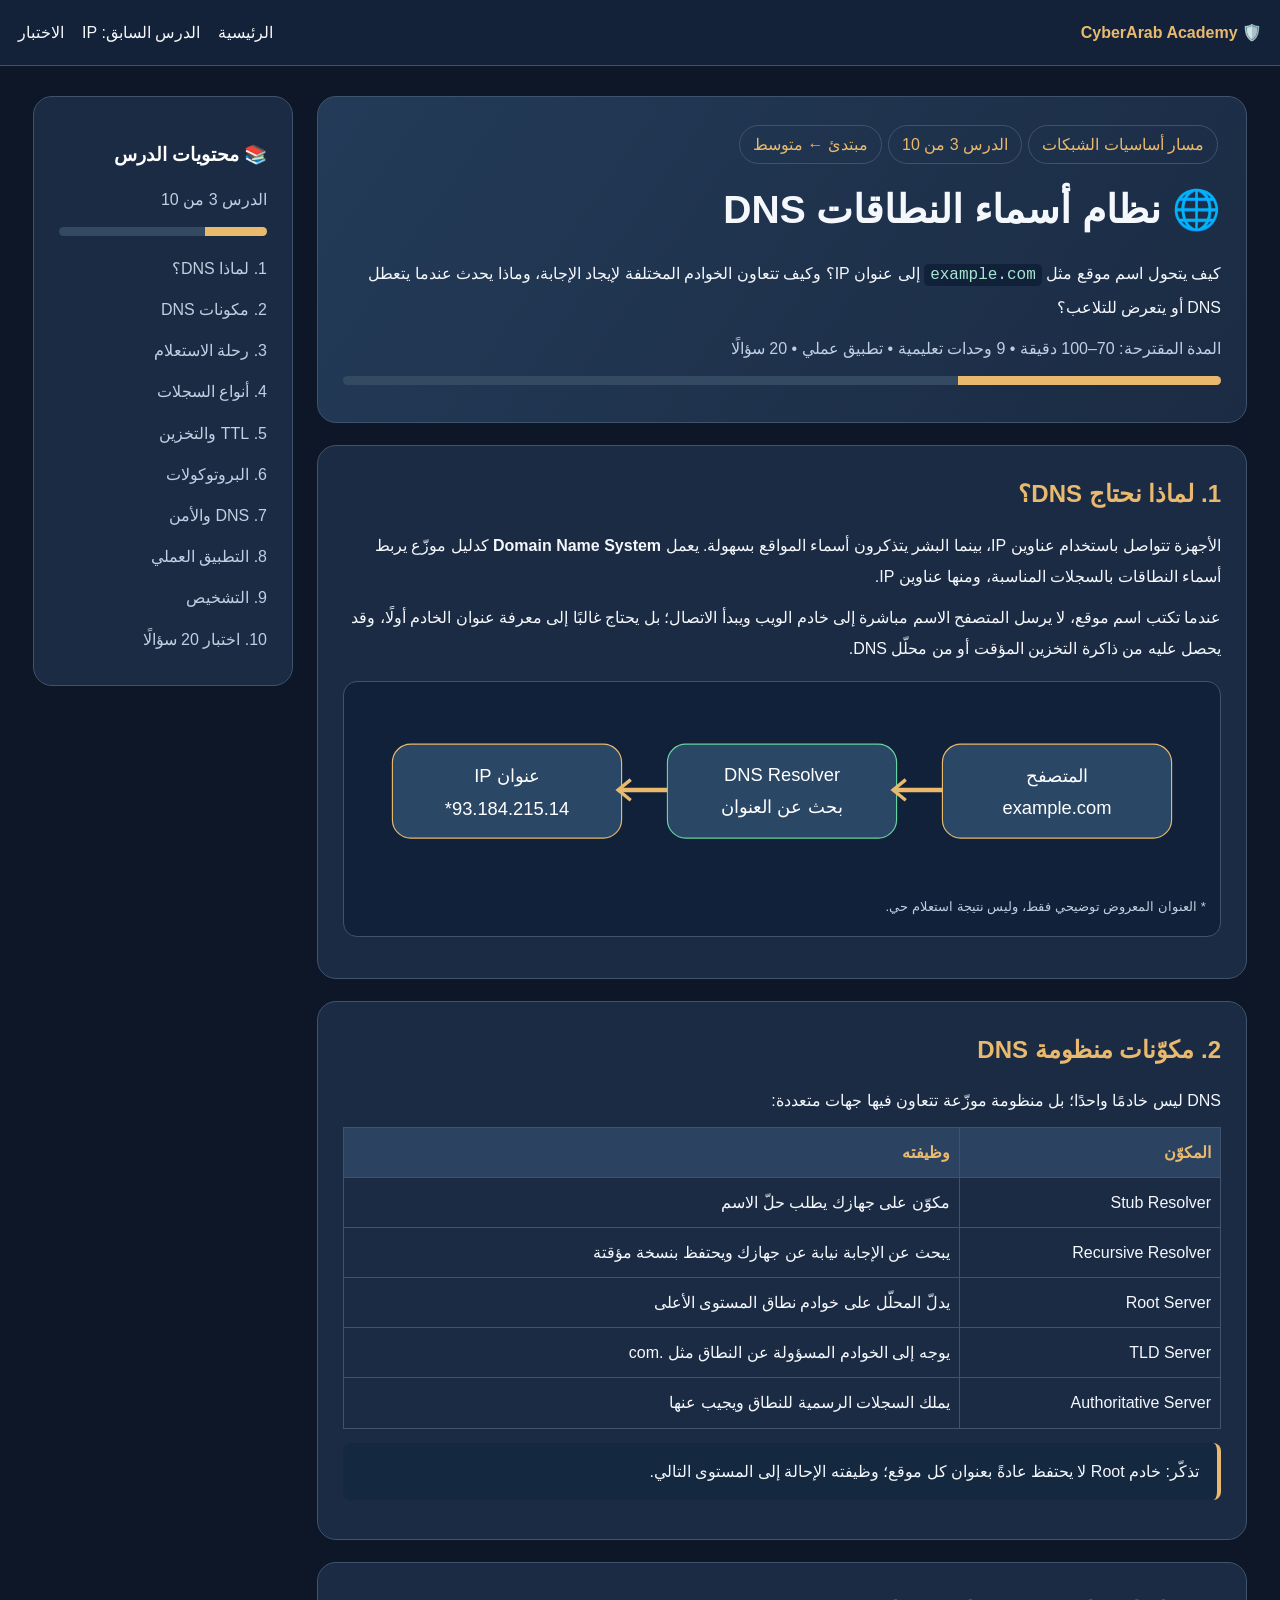
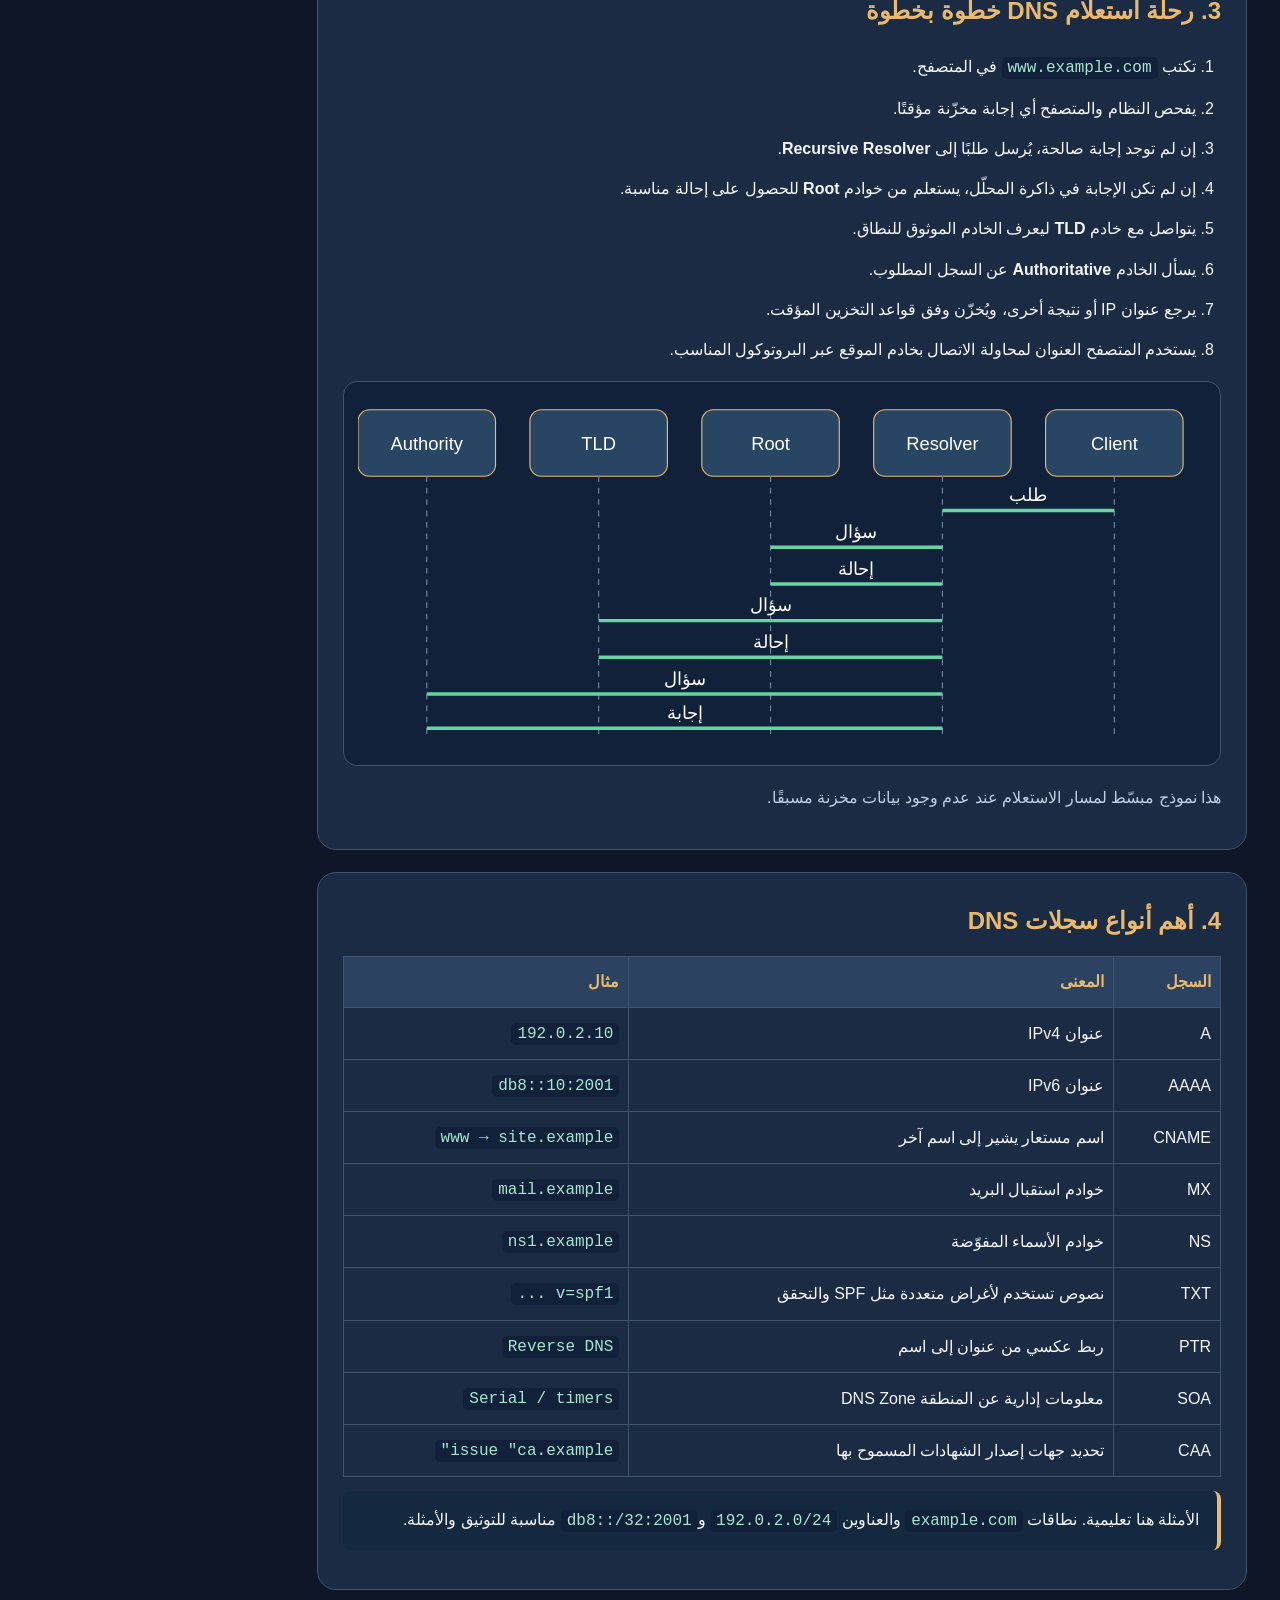
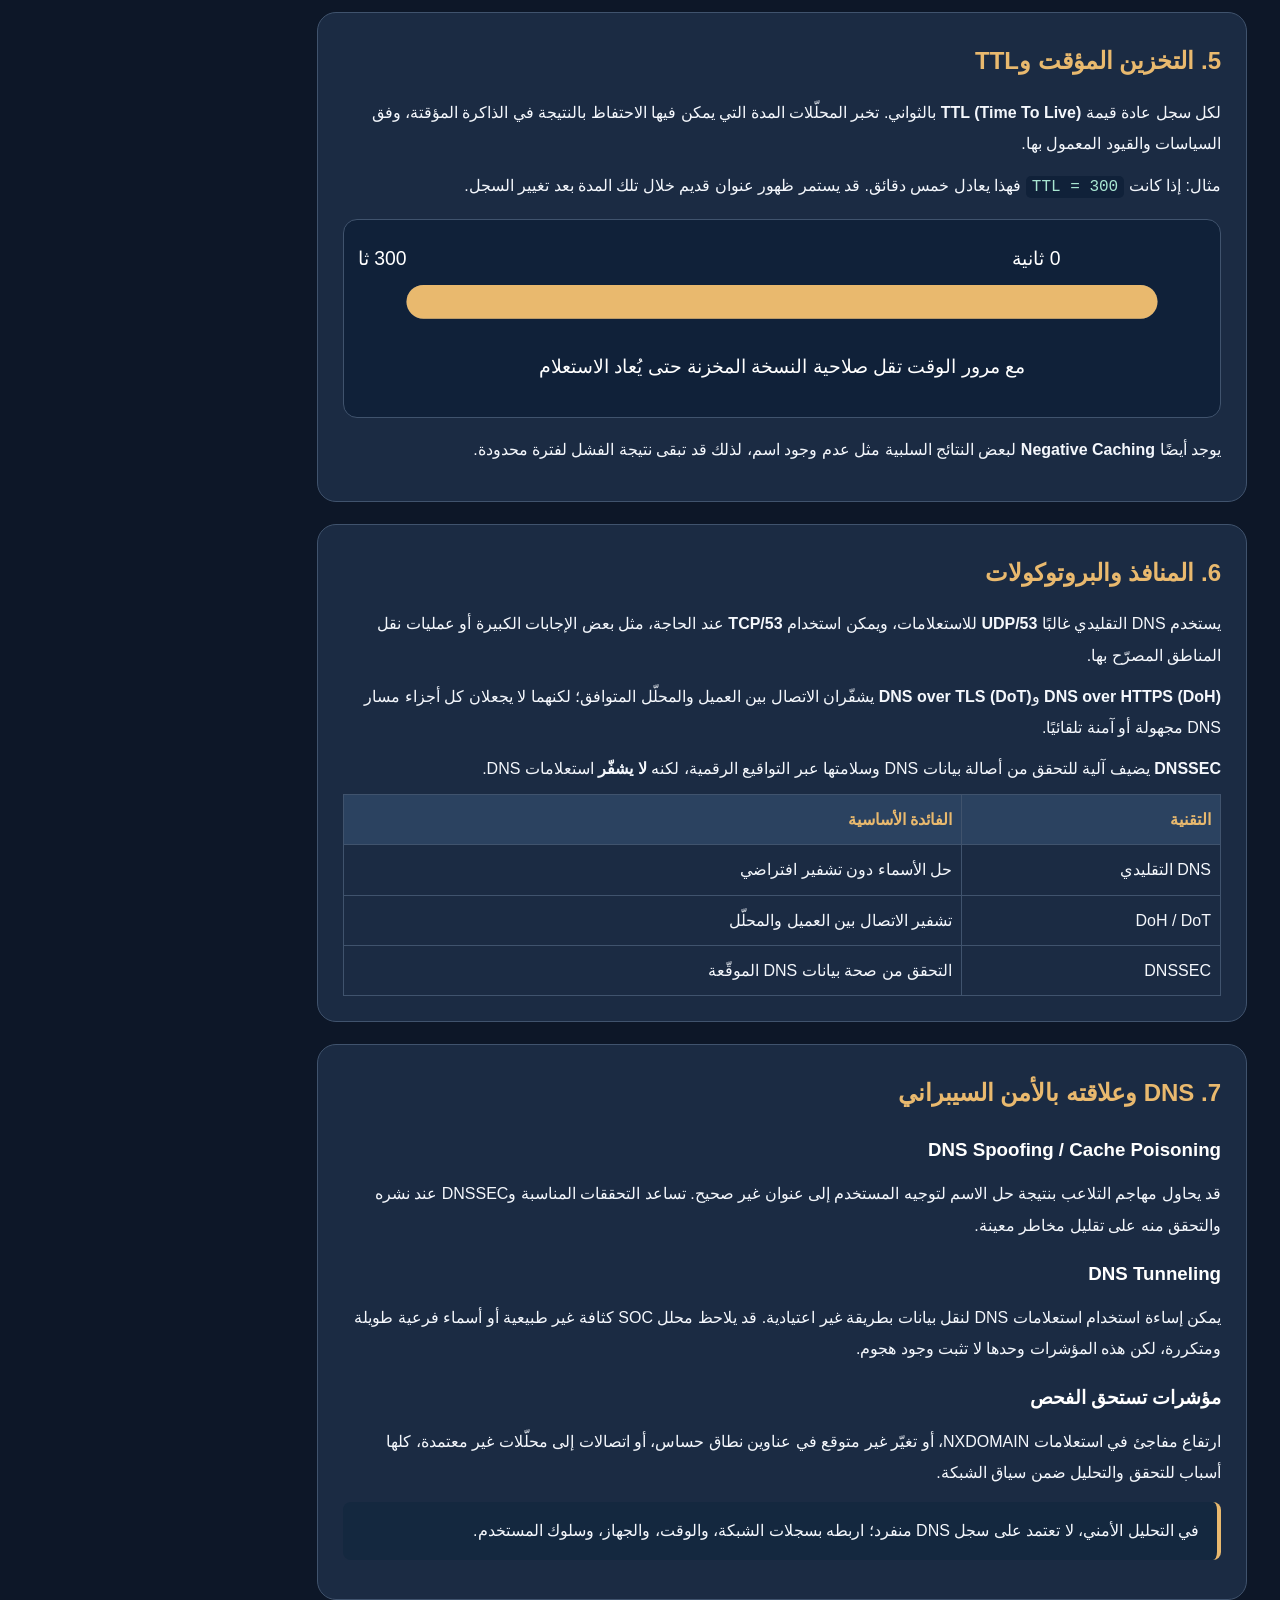
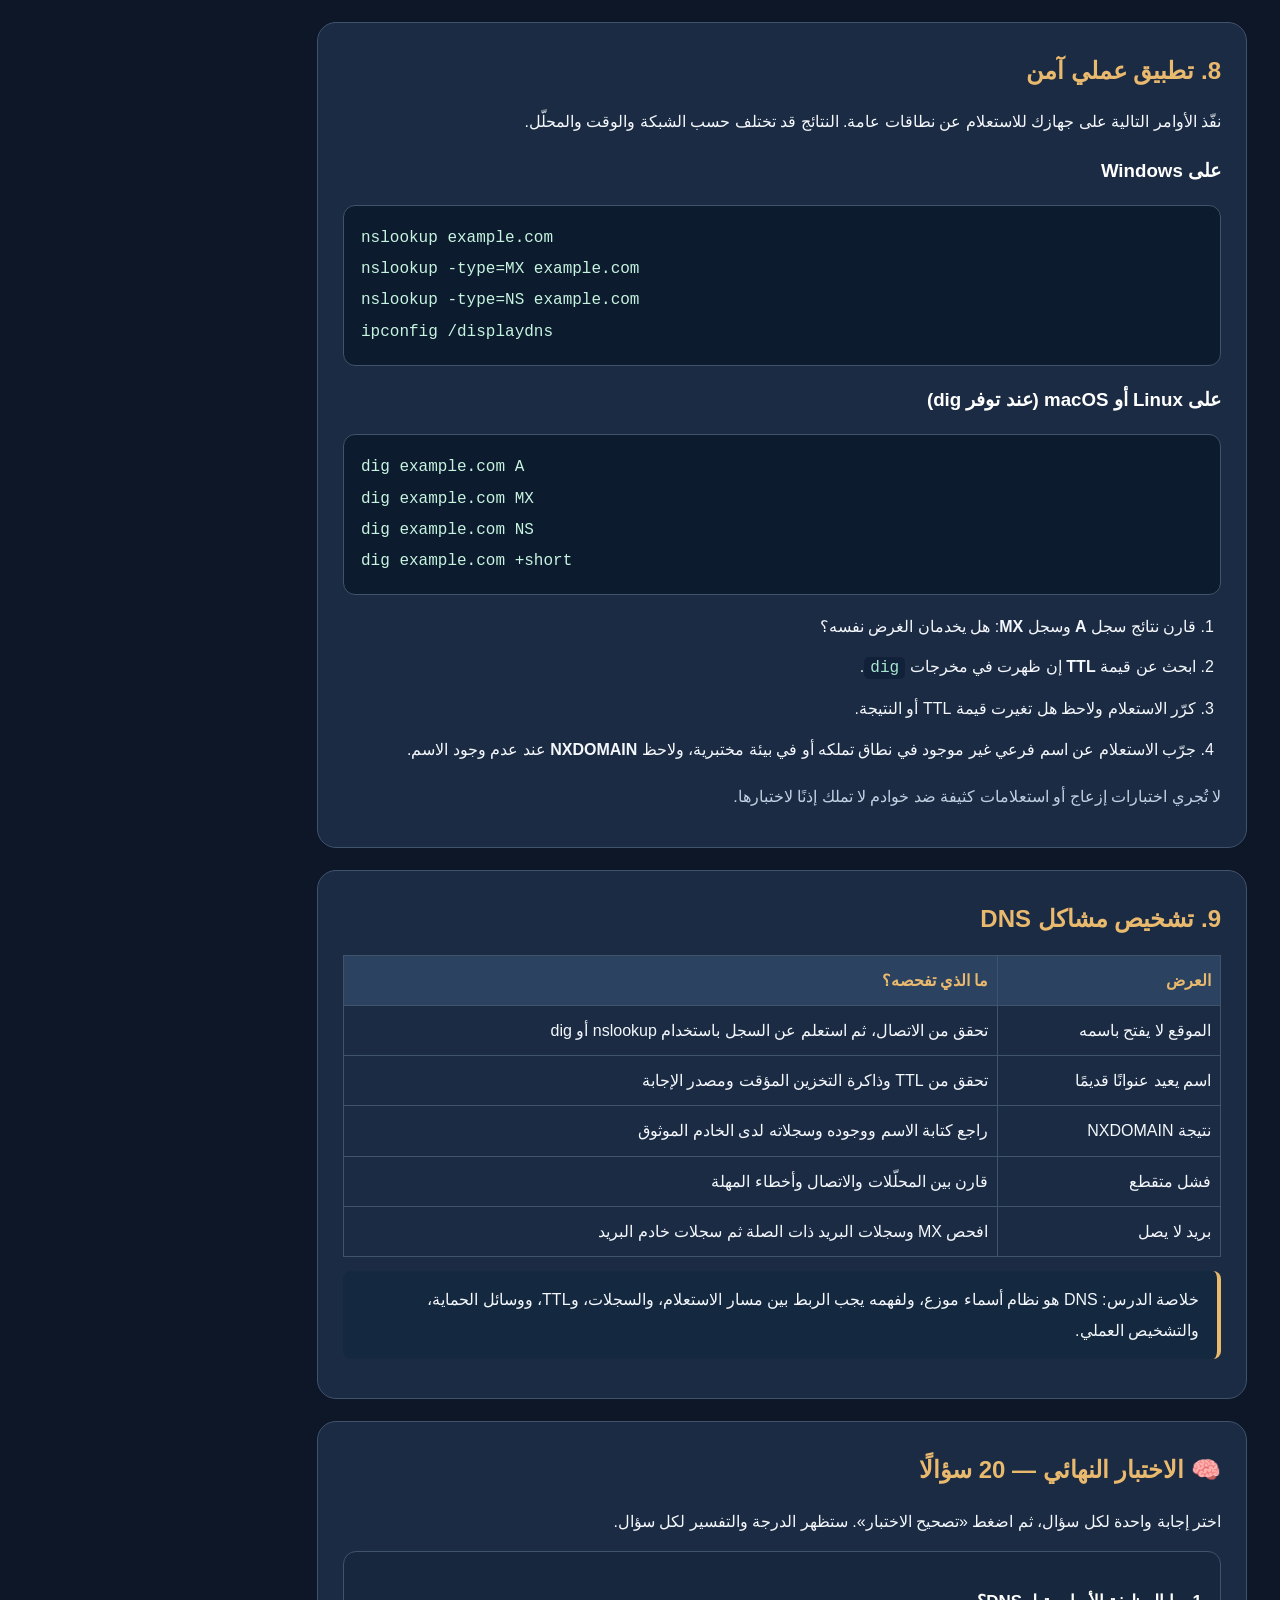
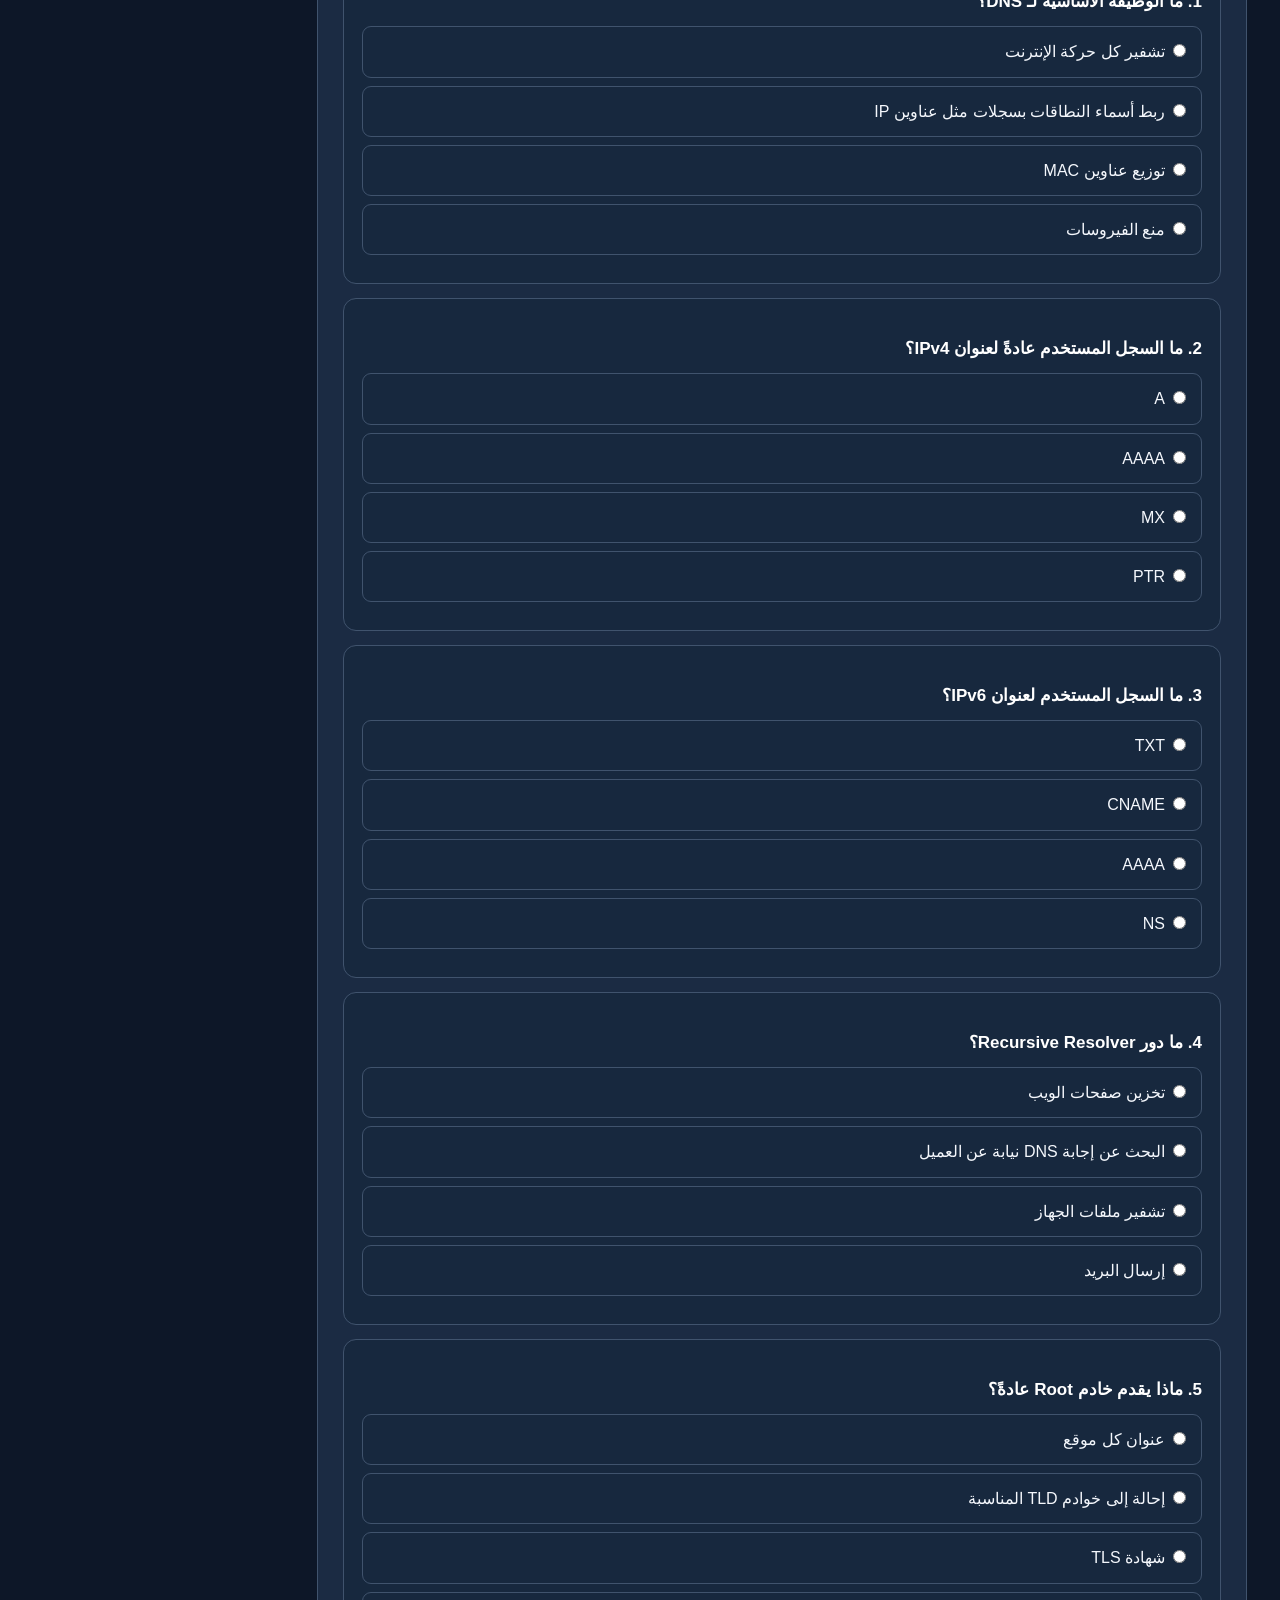
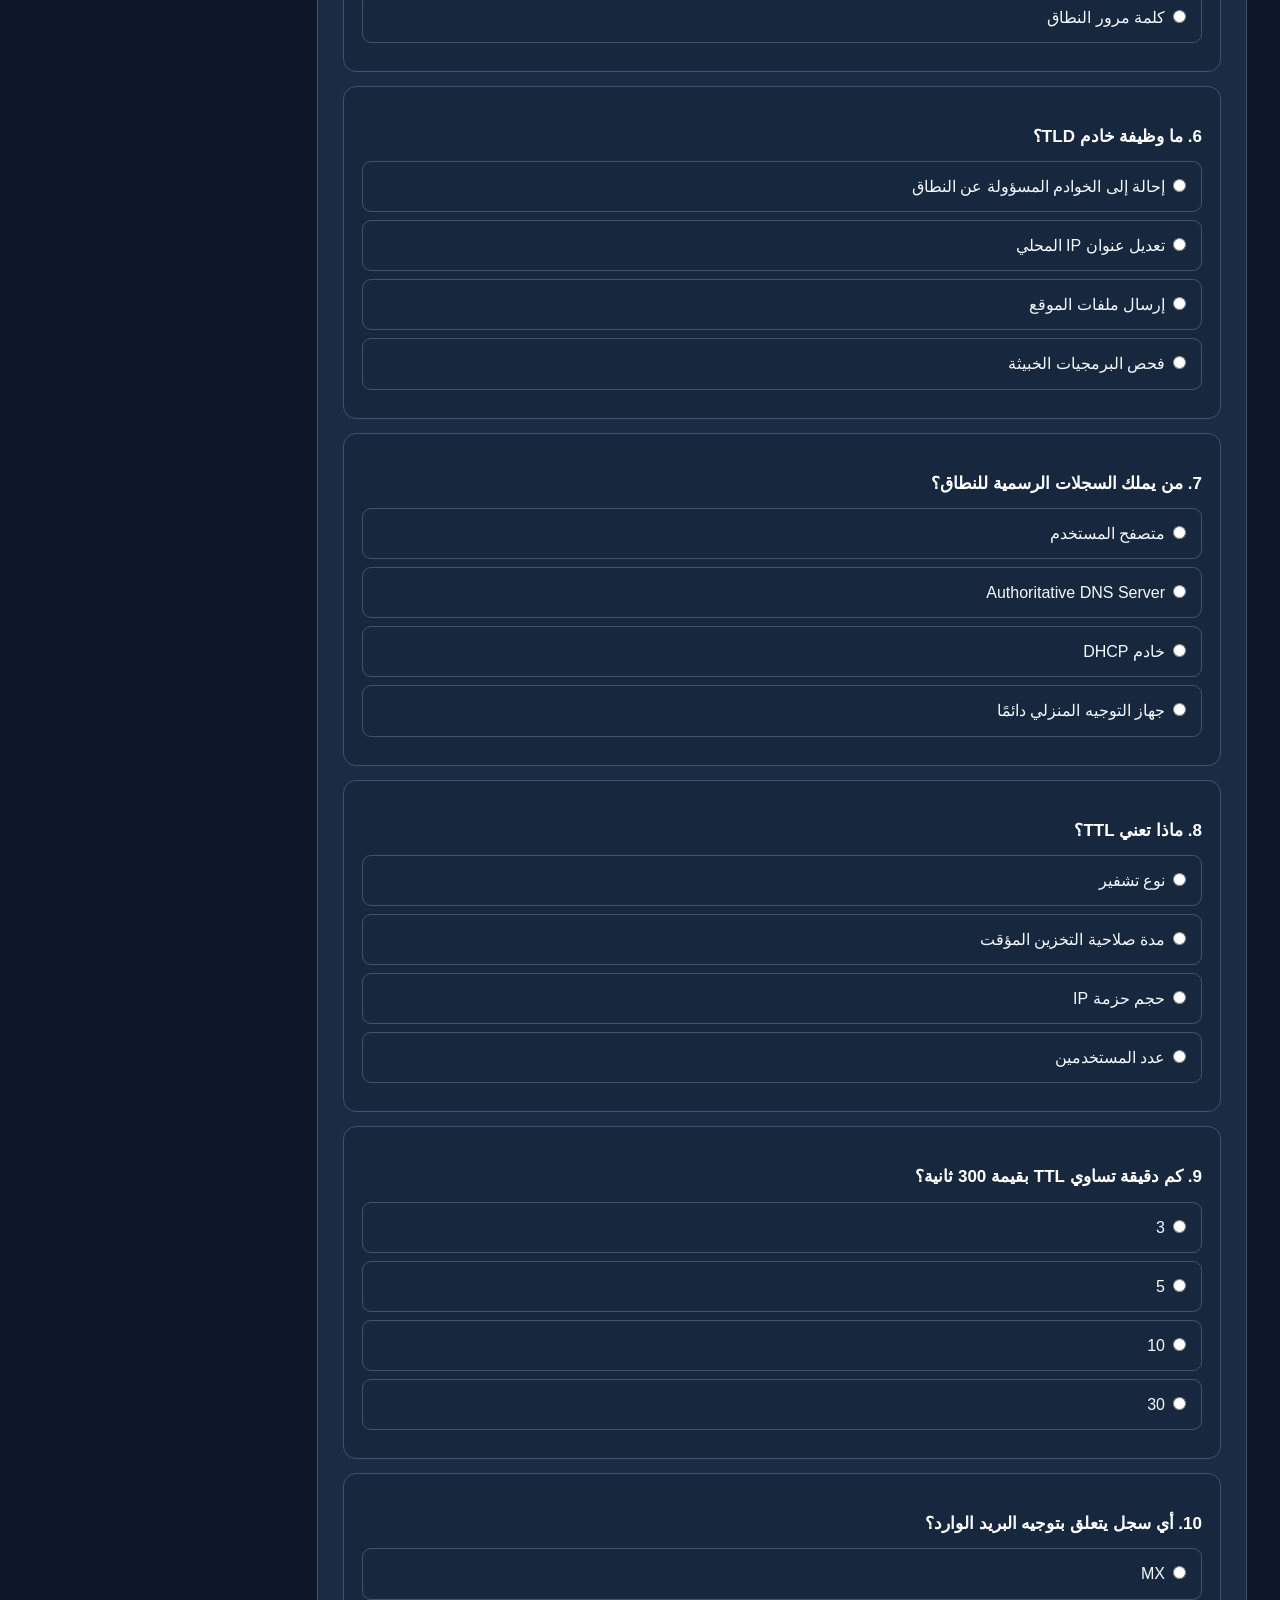
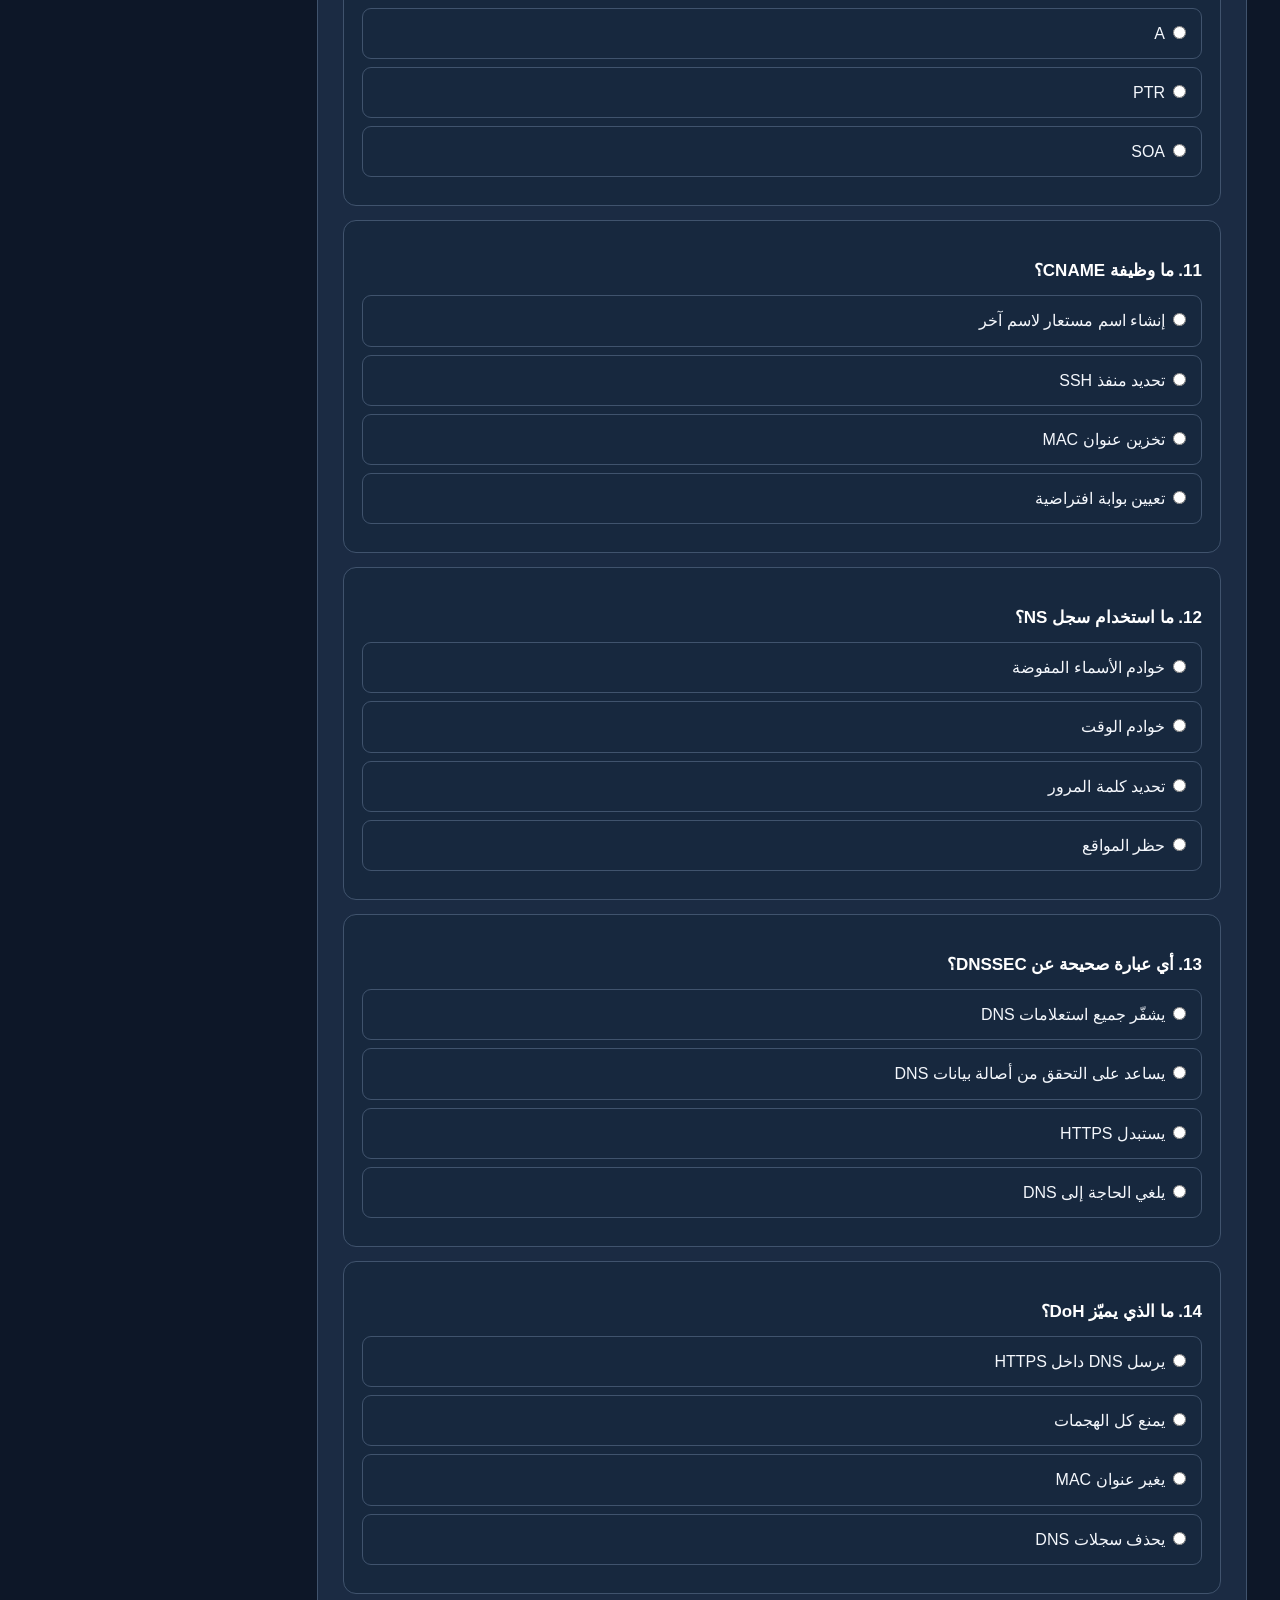
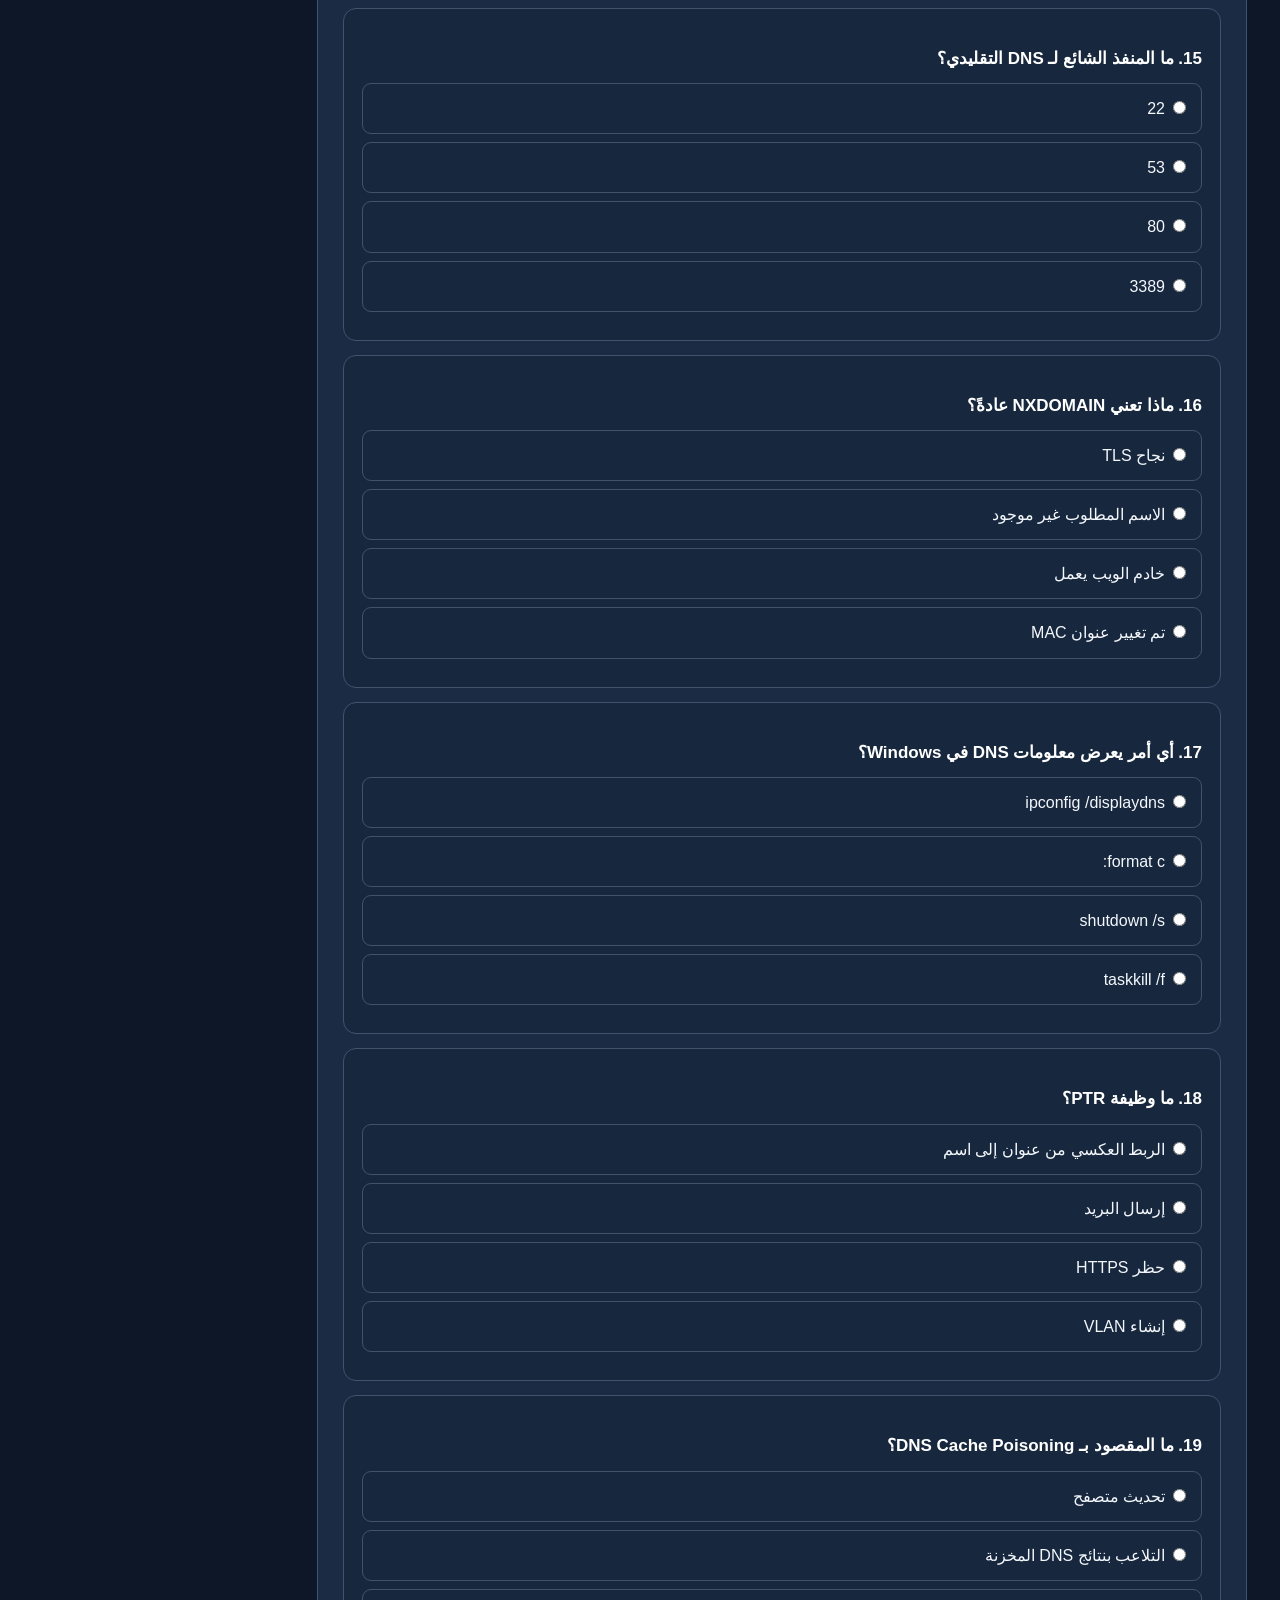
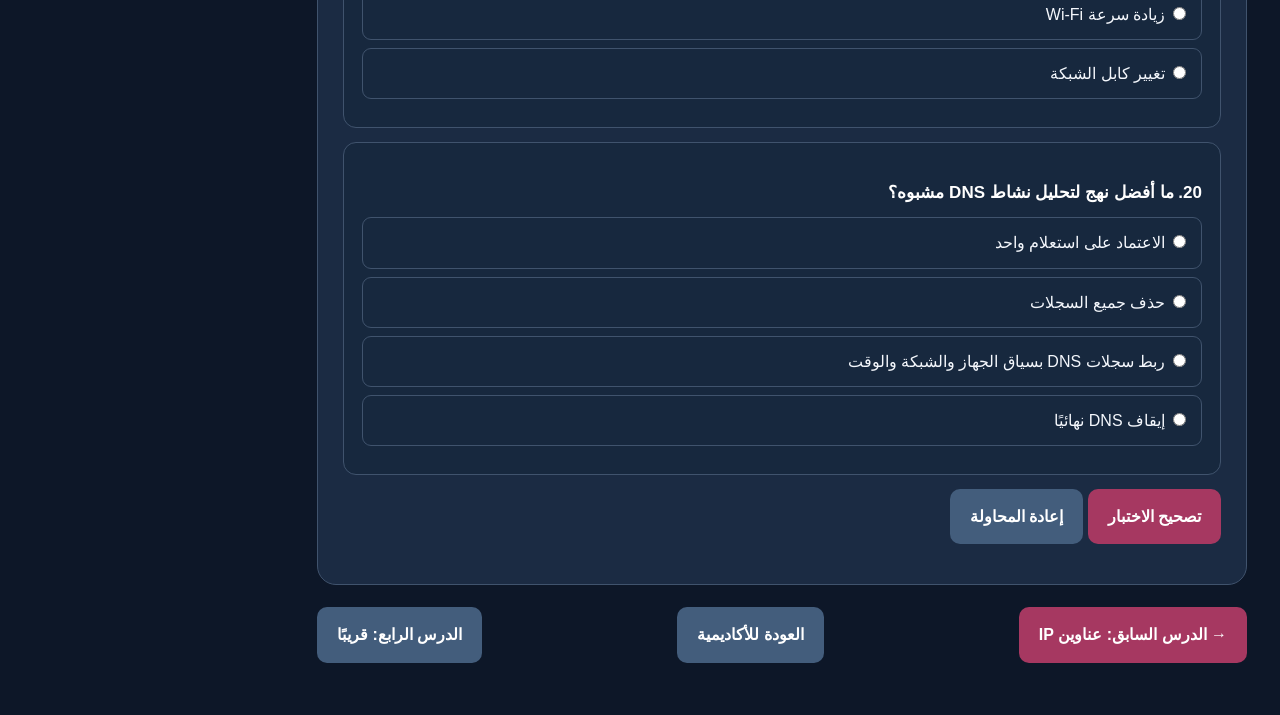
<file: network-lesson-3 (2).html>
<!doctype html>
<html lang="ar" dir="rtl">
<head>
<meta charset="utf-8"><meta name="viewport" content="width=device-width,initial-scale=1">
<title>الدرس الثالث: DNS | CyberArab Academy</title>
<style>
:root{--bg:#0d1728;--panel:#1b2b43;--panel2:#223650;--text:#f4f7fc;--muted:#c0cfe1;--gold:#e9b96e;--accent:#a63861;--line:#40536d;--green:#66d4a3}*{box-sizing:border-box}html{scroll-behavior:smooth}body{margin:0;background:var(--bg);color:var(--text);font-family:Tahoma,Arial,sans-serif;line-height:1.95}a{color:var(--gold)}header{background:#142239;border-bottom:1px solid var(--line);padding:17px max(18px,calc((100vw - 1250px)/2));display:flex;justify-content:space-between;gap:15px;flex-wrap:wrap;align-items:center}header strong{color:var(--gold)}nav{display:flex;gap:18px;flex-wrap:wrap}nav a{text-decoration:none;color:#f5f7fb}main{max-width:1250px;margin:30px auto;padding:0 18px;display:grid;grid-template-columns:minmax(0,1fr) 260px;gap:24px;align-items:start}.hero,.block,.sidebar{background:var(--panel);border:1px solid var(--line);border-radius:19px;padding:25px;margin-bottom:22px}.hero{background:linear-gradient(125deg,#233b58,#1b2b43)}h1{font-size:clamp(27px,4vw,39px);margin:5px 0}h2{color:var(--gold);font-size:24px;margin:0 0 12px}h3{color:#fff;margin:15px 0 6px}p{margin:10px 0}small,.muted{color:var(--muted)}.pill{display:inline-block;border:1px solid var(--line);border-radius:40px;padding:3px 13px;color:var(--gold);margin:3px}.sidebar{position:sticky;top:18px}.sidebar a{display:block;padding:5px 0;color:var(--muted);text-decoration:none}.sidebar a:hover{color:var(--gold)}.diagram{background:#102139;border:1px solid var(--line);border-radius:14px;padding:14px;overflow-x:auto;margin:16px 0}.diagram svg{display:block;width:100%;min-width:490px;height:auto}.diagram text{font-family:Arial,sans-serif;fill:#fff;font-size:16px}.callout{border-right:4px solid var(--gold);background:#14283f;padding:13px 18px;border-radius:8px;margin:14px 0}.steps{padding-right:25px}.steps li{margin-bottom:9px}code,pre{direction:ltr;text-align:left;font-family:Consolas,monospace}code{background:#102139;padding:2px 6px;border-radius:5px;color:#a8e6d1}pre{white-space:pre-wrap;background:#0c1b2d;border:1px solid var(--line);padding:17px;border-radius:12px;overflow:auto;color:#c7f4e1}.tablewrap{overflow:auto}table{border-collapse:collapse;width:100%;min-width:470px}td,th{border:1px solid var(--line);padding:9px;text-align:right}th{background:#2b4260;color:var(--gold)}button,.button{background:var(--accent);color:#fff;border:0;border-radius:10px;padding:12px 20px;font:inherit;font-weight:bold;cursor:pointer;text-decoration:none;display:inline-block}button:hover,.button:hover{filter:brightness(1.15)}button.secondary,.button.secondary{background:#435d7c}.navbuttons{display:flex;justify-content:space-between;flex-wrap:wrap;gap:12px;margin:20px 0 50px}.question{border:1px solid var(--line);padding:18px;border-radius:13px;margin:14px 0;background:#17283e}.question h3{font-size:17px}.option{display:block;border:1px solid #40536d;padding:9px 12px;border-radius:9px;margin:8px 0;cursor:pointer}.option:hover{background:#2b405c}.option input{margin-left:8px;accent-color:#e9b96e}.question.correct{border-color:var(--green)}.question.wrong{border-color:#ef8b8b}.feedback{font-size:14px;color:var(--muted)}#result{font-size:21px;font-weight:bold;margin:15px 0}.progress{height:9px;border-radius:9px;background:#344962;overflow:hidden;margin:12px 0}.progress span{display:block;height:100%;width:30%;background:var(--gold)}@media(max-width:850px){main{display:block}.sidebar{position:static}.hero,.block,.sidebar{padding:18px}}
</style>
</head>
<body>
<header><strong>🛡️ CyberArab Academy</strong><nav><a href="index.html">الرئيسية</a><a href="network-lesson-2.html">الدرس السابق: IP</a><a href="#quiz">الاختبار</a></nav></header>
<main><article>
<section class="hero"><span class="pill">مسار أساسيات الشبكات</span><span class="pill">الدرس 3 من 10</span><span class="pill">مبتدئ ← متوسط</span><h1>🌐 نظام أسماء النطاقات DNS</h1><p>كيف يتحول اسم موقع مثل <code>example.com</code> إلى عنوان IP؟ وكيف تتعاون الخوادم المختلفة لإيجاد الإجابة، وماذا يحدث عندما يتعطل DNS أو يتعرض للتلاعب؟</p><p class="muted">المدة المقترحة: 70–100 دقيقة • 9 وحدات تعليمية • تطبيق عملي • 20 سؤالًا</p><div class="progress"><span></span></div></section>
<section class="block" id="intro"><h2>1. لماذا نحتاج DNS؟</h2><p>الأجهزة تتواصل باستخدام عناوين IP، بينما البشر يتذكرون أسماء المواقع بسهولة. يعمل <strong>Domain Name System</strong> كدليل موزّع يربط أسماء النطاقات بالسجلات المناسبة، ومنها عناوين IP.</p><p>عندما تكتب اسم موقع، لا يرسل المتصفح الاسم مباشرة إلى خادم الويب ويبدأ الاتصال؛ بل يحتاج غالبًا إلى معرفة عنوان الخادم أولًا، وقد يحصل عليه من ذاكرة التخزين المؤقت أو من محلّل DNS.</p><div class="diagram"><svg viewBox="0 0 740 170" role="img" aria-label="تحويل اسم نطاق إلى عنوان IP"><rect x="510" y="42" width="200" height="82" rx="16" fill="#2a4766" stroke="#e9b96e"/><text x="610" y="75" text-anchor="middle">المتصفح</text><text x="610" y="103" text-anchor="middle">example.com</text><rect x="270" y="42" width="200" height="82" rx="16" fill="#2a4766" stroke="#66d4a3"/><text x="370" y="74" text-anchor="middle">DNS Resolver</text><text x="370" y="102" text-anchor="middle">بحث عن العنوان</text><rect x="30" y="42" width="200" height="82" rx="16" fill="#2a4766" stroke="#e9b96e"/><text x="130" y="75" text-anchor="middle">عنوان IP</text><text x="130" y="104" text-anchor="middle">93.184.215.14*</text><path d="M510 82H470 M270 82H230" stroke="#e9b96e" stroke-width="4"/><path d="M478 73L467 82L478 91 M238 73L227 82L238 91" stroke="#e9b96e" fill="none" stroke-width="3"/></svg><small>* العنوان المعروض توضيحي فقط، وليس نتيجة استعلام حي.</small></div></section>
<section class="block" id="parts"><h2>2. مكوّنات منظومة DNS</h2><p>DNS ليس خادمًا واحدًا؛ بل منظومة موزّعة تتعاون فيها جهات متعددة:</p><div class="tablewrap"><table><tr><th>المكوّن</th><th>وظيفته</th></tr><tr><td>Stub Resolver</td><td>مكوّن على جهازك يطلب حلّ الاسم</td></tr><tr><td>Recursive Resolver</td><td>يبحث عن الإجابة نيابة عن جهازك ويحتفظ بنسخة مؤقتة</td></tr><tr><td>Root Server</td><td>يدلّ المحلّل على خوادم نطاق المستوى الأعلى</td></tr><tr><td>TLD Server</td><td>يوجه إلى الخوادم المسؤولة عن النطاق مثل .com</td></tr><tr><td>Authoritative Server</td><td>يملك السجلات الرسمية للنطاق ويجيب عنها</td></tr></table></div><div class="callout">تذكّر: خادم Root لا يحتفظ عادةً بعنوان كل موقع؛ وظيفته الإحالة إلى المستوى التالي.</div></section>
<section class="block" id="journey"><h2>3. رحلة استعلام DNS خطوة بخطوة</h2><ol class="steps"><li>تكتب <code>www.example.com</code> في المتصفح.</li><li>يفحص النظام والمتصفح أي إجابة مخزّنة مؤقتًا.</li><li>إن لم توجد إجابة صالحة، يُرسل طلبًا إلى <strong>Recursive Resolver</strong>.</li><li>إن لم تكن الإجابة في ذاكرة المحلّل، يستعلم من خوادم <strong>Root</strong> للحصول على إحالة مناسبة.</li><li>يتواصل مع خادم <strong>TLD</strong> ليعرف الخادم الموثوق للنطاق.</li><li>يسأل الخادم <strong>Authoritative</strong> عن السجل المطلوب.</li><li>يرجع عنوان IP أو نتيجة أخرى، ويُخزّن وفق قواعد التخزين المؤقت.</li><li>يستخدم المتصفح العنوان لمحاولة الاتصال بخادم الموقع عبر البروتوكول المناسب.</li></ol><div class="diagram"><svg viewBox="0 0 740 310" role="img" aria-label="تسلسل الاستعلام بين العميل والمحلل وخوادم الجذر وTLD والخادم الموثوق"><g fill="#284564" stroke="#e9b96e"><rect x="600" y="12" width="120" height="58" rx="10"/><rect x="450" y="12" width="120" height="58" rx="10"/><rect x="300" y="12" width="120" height="58" rx="10"/><rect x="150" y="12" width="120" height="58" rx="10"/><rect x="0" y="12" width="120" height="58" rx="10"/></g><g text-anchor="middle"><text x="660" y="47">Client</text><text x="510" y="47">Resolver</text><text x="360" y="47">Root</text><text x="210" y="47">TLD</text><text x="60" y="47">Authority</text></g><g stroke="#7187a4" stroke-dasharray="5 5"><path d="M660 70V295 M510 70V295 M360 70V295 M210 70V295 M60 70V295"/></g><g stroke="#66d4a3" stroke-width="3" fill="none"><path d="M660 100H510 M510 132H360 M360 164H510 M510 196H210 M210 228H510 M510 260H60 M60 290H510"/></g><g text-anchor="middle" font-size="12"><text x="585" y="92">طلب</text><text x="435" y="124">سؤال</text><text x="435" y="156">إحالة</text><text x="360" y="188">سؤال</text><text x="360" y="220">إحالة</text><text x="285" y="252">سؤال</text><text x="285" y="282">إجابة</text></g></svg></div><p class="muted">هذا نموذج مبسّط لمسار الاستعلام عند عدم وجود بيانات مخزنة مسبقًا.</p></section>
<section class="block" id="records"><h2>4. أهم أنواع سجلات DNS</h2><div class="tablewrap"><table><tr><th>السجل</th><th>المعنى</th><th>مثال</th></tr><tr><td>A</td><td>عنوان IPv4</td><td><code>192.0.2.10</code></td></tr><tr><td>AAAA</td><td>عنوان IPv6</td><td><code>2001:db8::10</code></td></tr><tr><td>CNAME</td><td>اسم مستعار يشير إلى اسم آخر</td><td><code>www → site.example</code></td></tr><tr><td>MX</td><td>خوادم استقبال البريد</td><td><code>mail.example</code></td></tr><tr><td>NS</td><td>خوادم الأسماء المفوّضة</td><td><code>ns1.example</code></td></tr><tr><td>TXT</td><td>نصوص تستخدم لأغراض متعددة مثل SPF والتحقق</td><td><code>v=spf1 ...</code></td></tr><tr><td>PTR</td><td>ربط عكسي من عنوان إلى اسم</td><td><code>Reverse DNS</code></td></tr><tr><td>SOA</td><td>معلومات إدارية عن المنطقة DNS Zone</td><td><code>Serial / timers</code></td></tr><tr><td>CAA</td><td>تحديد جهات إصدار الشهادات المسموح بها</td><td><code>issue "ca.example"</code></td></tr></table></div><div class="callout">الأمثلة هنا تعليمية. نطاقات <code>example.com</code> والعناوين <code>192.0.2.0/24</code> و<code>2001:db8::/32</code> مناسبة للتوثيق والأمثلة.</div></section>
<section class="block" id="cache"><h2>5. التخزين المؤقت وTTL</h2><p>لكل سجل عادة قيمة <strong>TTL (Time To Live)</strong> بالثواني. تخبر المحلّلات المدة التي يمكن فيها الاحتفاظ بالنتيجة في الذاكرة المؤقتة، وفق السياسات والقيود المعمول بها.</p><p>مثال: إذا كانت <code>TTL = 300</code> فهذا يعادل خمس دقائق. قد يستمر ظهور عنوان قديم خلال تلك المدة بعد تغيير السجل.</p><div class="diagram"><svg viewBox="0 0 700 140" role="img" aria-label="مخطط انخفاض TTL خلال خمس دقائق"><rect x="40" y="42" width="620" height="28" rx="14" fill="#3a506d"/><rect x="40" y="42" width="620" height="28" rx="14" fill="#e9b96e"/><text x="40" y="26">300 ثانية</text><text x="580" y="26">0 ثانية</text><text x="350" y="115" text-anchor="middle">مع مرور الوقت تقل صلاحية النسخة المخزنة حتى يُعاد الاستعلام</text></svg></div><p>يوجد أيضًا <strong>Negative Caching</strong> لبعض النتائج السلبية مثل عدم وجود اسم، لذلك قد تبقى نتيجة الفشل لفترة محدودة.</p></section>
<section class="block" id="transport"><h2>6. المنافذ والبروتوكولات</h2><p>يستخدم DNS التقليدي غالبًا <strong>UDP/53</strong> للاستعلامات، ويمكن استخدام <strong>TCP/53</strong> عند الحاجة، مثل بعض الإجابات الكبيرة أو عمليات نقل المناطق المصرّح بها.</p><p><strong>DNS over HTTPS (DoH)</strong> و<strong>DNS over TLS (DoT)</strong> يشفّران الاتصال بين العميل والمحلّل المتوافق؛ لكنهما لا يجعلان كل أجزاء مسار DNS مجهولة أو آمنة تلقائيًا.</p><p><strong>DNSSEC</strong> يضيف آلية للتحقق من أصالة بيانات DNS وسلامتها عبر التواقيع الرقمية، لكنه <strong>لا يشفّر</strong> استعلامات DNS.</p><div class="tablewrap"><table><tr><th>التقنية</th><th>الفائدة الأساسية</th></tr><tr><td>DNS التقليدي</td><td>حل الأسماء دون تشفير افتراضي</td></tr><tr><td>DoH / DoT</td><td>تشفير الاتصال بين العميل والمحلّل</td></tr><tr><td>DNSSEC</td><td>التحقق من صحة بيانات DNS الموقّعة</td></tr></table></div></section>
<section class="block" id="security"><h2>7. DNS وعلاقته بالأمن السيبراني</h2><h3>DNS Spoofing / Cache Poisoning</h3><p>قد يحاول مهاجم التلاعب بنتيجة حل الاسم لتوجيه المستخدم إلى عنوان غير صحيح. تساعد التحققات المناسبة وDNSSEC عند نشره والتحقق منه على تقليل مخاطر معينة.</p><h3>DNS Tunneling</h3><p>يمكن إساءة استخدام استعلامات DNS لنقل بيانات بطريقة غير اعتيادية. قد يلاحظ محلل SOC كثافة غير طبيعية أو أسماء فرعية طويلة ومتكررة، لكن هذه المؤشرات وحدها لا تثبت وجود هجوم.</p><h3>مؤشرات تستحق الفحص</h3><p>ارتفاع مفاجئ في استعلامات NXDOMAIN، أو تغيّر غير متوقع في عناوين نطاق حساس، أو اتصالات إلى محلّلات غير معتمدة، كلها أسباب للتحقق والتحليل ضمن سياق الشبكة.</p><div class="callout">في التحليل الأمني، لا تعتمد على سجل DNS منفرد؛ اربطه بسجلات الشبكة، والوقت، والجهاز، وسلوك المستخدم.</div></section>
<section class="block" id="lab"><h2>8. تطبيق عملي آمن</h2><p>نفّذ الأوامر التالية على جهازك للاستعلام عن نطاقات عامة. النتائج قد تختلف حسب الشبكة والوقت والمحلّل.</p><h3>على Windows</h3><pre>nslookup example.com
nslookup -type=MX example.com
nslookup -type=NS example.com
ipconfig /displaydns</pre><h3>على Linux أو macOS (عند توفر dig)</h3><pre>dig example.com A
dig example.com MX
dig example.com NS
dig example.com +short</pre><ol class="steps"><li>قارن نتائج سجل <strong>A</strong> وسجل <strong>MX</strong>: هل يخدمان الغرض نفسه؟</li><li>ابحث عن قيمة <strong>TTL</strong> إن ظهرت في مخرجات <code>dig</code>.</li><li>كرّر الاستعلام ولاحظ هل تغيرت قيمة TTL أو النتيجة.</li><li>جرّب الاستعلام عن اسم فرعي غير موجود في نطاق تملكه أو في بيئة مختبرية، ولاحظ <strong>NXDOMAIN</strong> عند عدم وجود الاسم.</li></ol><p class="muted">لا تُجري اختبارات إزعاج أو استعلامات كثيفة ضد خوادم لا تملك إذنًا لاختبارها.</p></section>
<section class="block" id="troubleshoot"><h2>9. تشخيص مشاكل DNS</h2><div class="tablewrap"><table><tr><th>العرض</th><th>ما الذي تفحصه؟</th></tr><tr><td>الموقع لا يفتح باسمه</td><td>تحقق من الاتصال، ثم استعلم عن السجل باستخدام nslookup أو dig</td></tr><tr><td>اسم يعيد عنوانًا قديمًا</td><td>تحقق من TTL وذاكرة التخزين المؤقت ومصدر الإجابة</td></tr><tr><td>نتيجة NXDOMAIN</td><td>راجع كتابة الاسم ووجوده وسجلاته لدى الخادم الموثوق</td></tr><tr><td>فشل متقطع</td><td>قارن بين المحلّلات والاتصال وأخطاء المهلة</td></tr><tr><td>بريد لا يصل</td><td>افحص MX وسجلات البريد ذات الصلة ثم سجلات خادم البريد</td></tr></table></div><div class="callout">خلاصة الدرس: DNS هو نظام أسماء موزع، ولفهمه يجب الربط بين مسار الاستعلام، والسجلات، وTTL، ووسائل الحماية، والتشخيص العملي.</div></section>
<section class="block" id="quiz"><h2>🧠 الاختبار النهائي — 20 سؤالًا</h2><p>اختر إجابة واحدة لكل سؤال، ثم اضغط «تصحيح الاختبار». ستظهر الدرجة والتفسير لكل سؤال.</p><div id="questions"></div><button id="grade" type="button">تصحيح الاختبار</button> <button id="reset" type="button" class="secondary">إعادة المحاولة</button><div id="result" aria-live="polite"></div></section>
<div class="navbuttons"><a class="button" href="network-lesson-2.html">→ الدرس السابق: عناوين IP</a><a class="button secondary" href="index.html">العودة للأكاديمية</a><span class="button secondary" title="سيُضاف الدرس الرابع لاحقًا">الدرس الرابع: قريبًا</span></div>
</article><aside class="sidebar"><h3>📚 محتويات الدرس</h3><p class="muted">الدرس 3 من 10</p><div class="progress"><span></span></div><a href="#intro">1. لماذا DNS؟</a><a href="#parts">2. مكونات DNS</a><a href="#journey">3. رحلة الاستعلام</a><a href="#records">4. أنواع السجلات</a><a href="#cache">5. TTL والتخزين</a><a href="#transport">6. البروتوكولات</a><a href="#security">7. DNS والأمن</a><a href="#lab">8. التطبيق العملي</a><a href="#troubleshoot">9. التشخيص</a><a href="#quiz">10. اختبار 20 سؤالًا</a></aside></main>
<script>
const questions=[
['ما الوظيفة الأساسية لـ DNS؟',['تشفير كل حركة الإنترنت','ربط أسماء النطاقات بسجلات مثل عناوين IP','توزيع عناوين MAC','منع الفيروسات'],1,'DNS يتيح الاستعلام عن سجلات النطاقات، ومنها عناوين IP.'],
['ما السجل المستخدم عادةً لعنوان IPv4؟',['A','AAAA','MX','PTR'],0,'سجل A يربط الاسم بعنوان IPv4.'],
['ما السجل المستخدم لعنوان IPv6؟',['TXT','CNAME','AAAA','NS'],2,'AAAA مخصص لعناوين IPv6.'],
['ما دور Recursive Resolver؟',['تخزين صفحات الويب','البحث عن إجابة DNS نيابة عن العميل','تشفير ملفات الجهاز','إرسال البريد'],1,'المحلّل التكراري يستعلم من الخوادم المناسبة ويخزن النتائج مؤقتًا.'],
['ماذا يقدم خادم Root عادةً؟',['عنوان كل موقع','إحالة إلى خوادم TLD المناسبة','شهادة TLS','كلمة مرور النطاق'],1,'خوادم الجذر توجه المحلّل إلى المستوى التالي.'],
['ما وظيفة خادم TLD؟',['إحالة إلى الخوادم المسؤولة عن النطاق','تعديل عنوان IP المحلي','إرسال ملفات الموقع','فحص البرمجيات الخبيثة'],0,'خادم TLD يوجّه إلى الخوادم الموثوقة للنطاق.'],
['من يملك السجلات الرسمية للنطاق؟',['متصفح المستخدم','Authoritative DNS Server','خادم DHCP','جهاز التوجيه المنزلي دائمًا'],1,'الخادم الموثوق يقدّم بيانات المنطقة المسؤولة عنها.'],
['ماذا تعني TTL؟',['نوع تشفير','مدة صلاحية التخزين المؤقت','حجم حزمة IP','عدد المستخدمين'],1,'TTL تحدد مدة الاحتفاظ بنتيجة DNS مؤقتًا.'],
['كم دقيقة تساوي TTL بقيمة 300 ثانية؟',['3','5','10','30'],1,'300 ثانية تساوي خمس دقائق.'],
['أي سجل يتعلق بتوجيه البريد الوارد؟',['MX','A','PTR','SOA'],0,'MX يحدد خوادم استقبال البريد للنطاق.'],
['ما وظيفة CNAME؟',['إنشاء اسم مستعار لاسم آخر','تحديد منفذ SSH','تخزين عنوان MAC','تعيين بوابة افتراضية'],0,'CNAME يربط اسمًا باسم آخر.'],
['ما استخدام سجل NS؟',['خوادم الأسماء المفوضة','خوادم الوقت','تحديد كلمة المرور','حظر المواقع'],0,'NS يشير إلى خوادم الأسماء المسؤولة.'],
['أي عبارة صحيحة عن DNSSEC؟',['يشفّر جميع استعلامات DNS','يساعد على التحقق من أصالة بيانات DNS','يستبدل HTTPS','يلغي الحاجة إلى DNS'],1,'DNSSEC يقدم تحققًا بالتواقيع، لا تشفيرًا للاستعلامات.'],
['ما الذي يميّز DoH؟',['يرسل DNS داخل HTTPS','يمنع كل الهجمات','يغير عنوان MAC','يحذف سجلات DNS'],0,'DoH يشفّر الاتصال بين العميل والمحلّل عبر HTTPS.'],
['ما المنفذ الشائع لـ DNS التقليدي؟',['22','53','80','3389'],1,'يستخدم DNS عادةً المنفذ 53 عبر UDP أو TCP.'],
['ماذا تعني NXDOMAIN عادةً؟',['نجاح TLS','الاسم المطلوب غير موجود','خادم الويب يعمل','تم تغيير عنوان MAC'],1,'NXDOMAIN نتيجة تفيد بعدم وجود اسم النطاق المطلوب.'],
['أي أمر يعرض معلومات DNS في Windows؟',['ipconfig /displaydns','format c:','shutdown /s','taskkill /f'],0,'يعرض ipconfig /displaydns بيانات ذاكرة DNS المؤقتة في Windows.'],
['ما وظيفة PTR؟',['الربط العكسي من عنوان إلى اسم','إرسال البريد','حظر HTTPS','إنشاء VLAN'],0,'PTR يستخدم عادة في استعلامات Reverse DNS.'],
['ما المقصود بـ DNS Cache Poisoning؟',['تحديث متصفح','التلاعب بنتائج DNS المخزنة','زيادة سرعة Wi-Fi','تغيير كابل الشبكة'],1,'قد يؤدي تسميم الذاكرة إلى نتائج حلّ أسماء غير صحيحة.'],
['ما أفضل نهج لتحليل نشاط DNS مشبوه؟',['الاعتماد على استعلام واحد','حذف جميع السجلات','ربط سجلات DNS بسياق الجهاز والشبكة والوقت','إيقاف DNS نهائيًا'],2,'التحليل الأمني الأفضل يعتمد على الترابط والسياق وليس مؤشرًا منفردًا.']
];
const container=document.getElementById('questions');
questions.forEach((q,i)=>{const card=document.createElement('div');card.className='question';card.id='q'+i;const title=document.createElement('h3');title.textContent=(i+1)+'. '+q[0];card.appendChild(title);q[1].forEach((choice,j)=>{const label=document.createElement('label');label.className='option';const input=document.createElement('input');input.type='radio';input.name='q'+i;input.value=j;label.append(input,document.createTextNode(choice));card.appendChild(label)});const feedback=document.createElement('p');feedback.className='feedback';feedback.id='f'+i;card.appendChild(feedback);container.appendChild(card)});
document.getElementById('grade').addEventListener('click',()=>{let score=0,answered=0;questions.forEach((q,i)=>{const selected=document.querySelector('input[name="q'+i+'"]:checked');const card=document.getElementById('q'+i),feedback=document.getElementById('f'+i);card.classList.remove('correct','wrong');if(selected){answered++;const correct=Number(selected.value)===q[2];if(correct)score++;card.classList.add(correct?'correct':'wrong');feedback.textContent=(correct?'✅ صحيح. ':'❌ غير صحيح. الإجابة الصحيحة: '+q[1][q[2]]+'. ')+q[3]}else{feedback.textContent='⚠️ لم تجب عن السؤال. الإجابة الصحيحة: '+q[1][q[2]]+'. '+q[3];card.classList.add('wrong')}});document.getElementById('result').textContent='درجتك: '+score+' من 20 ('+(score*5)+'٪) — أجبت عن '+answered+' من 20 سؤالًا.';document.getElementById('result').scrollIntoView({behavior:'smooth',block:'center'})});
document.getElementById('reset').addEventListener('click',()=>{document.querySelectorAll('input[type=radio]').forEach(x=>x.checked=false);document.querySelectorAll('.question').forEach(x=>x.classList.remove('correct','wrong'));document.querySelectorAll('.feedback').forEach(x=>x.textContent='');document.getElementById('result').textContent='';document.getElementById('quiz').scrollIntoView({behavior:'smooth'})});
</script></body></html>
</file>
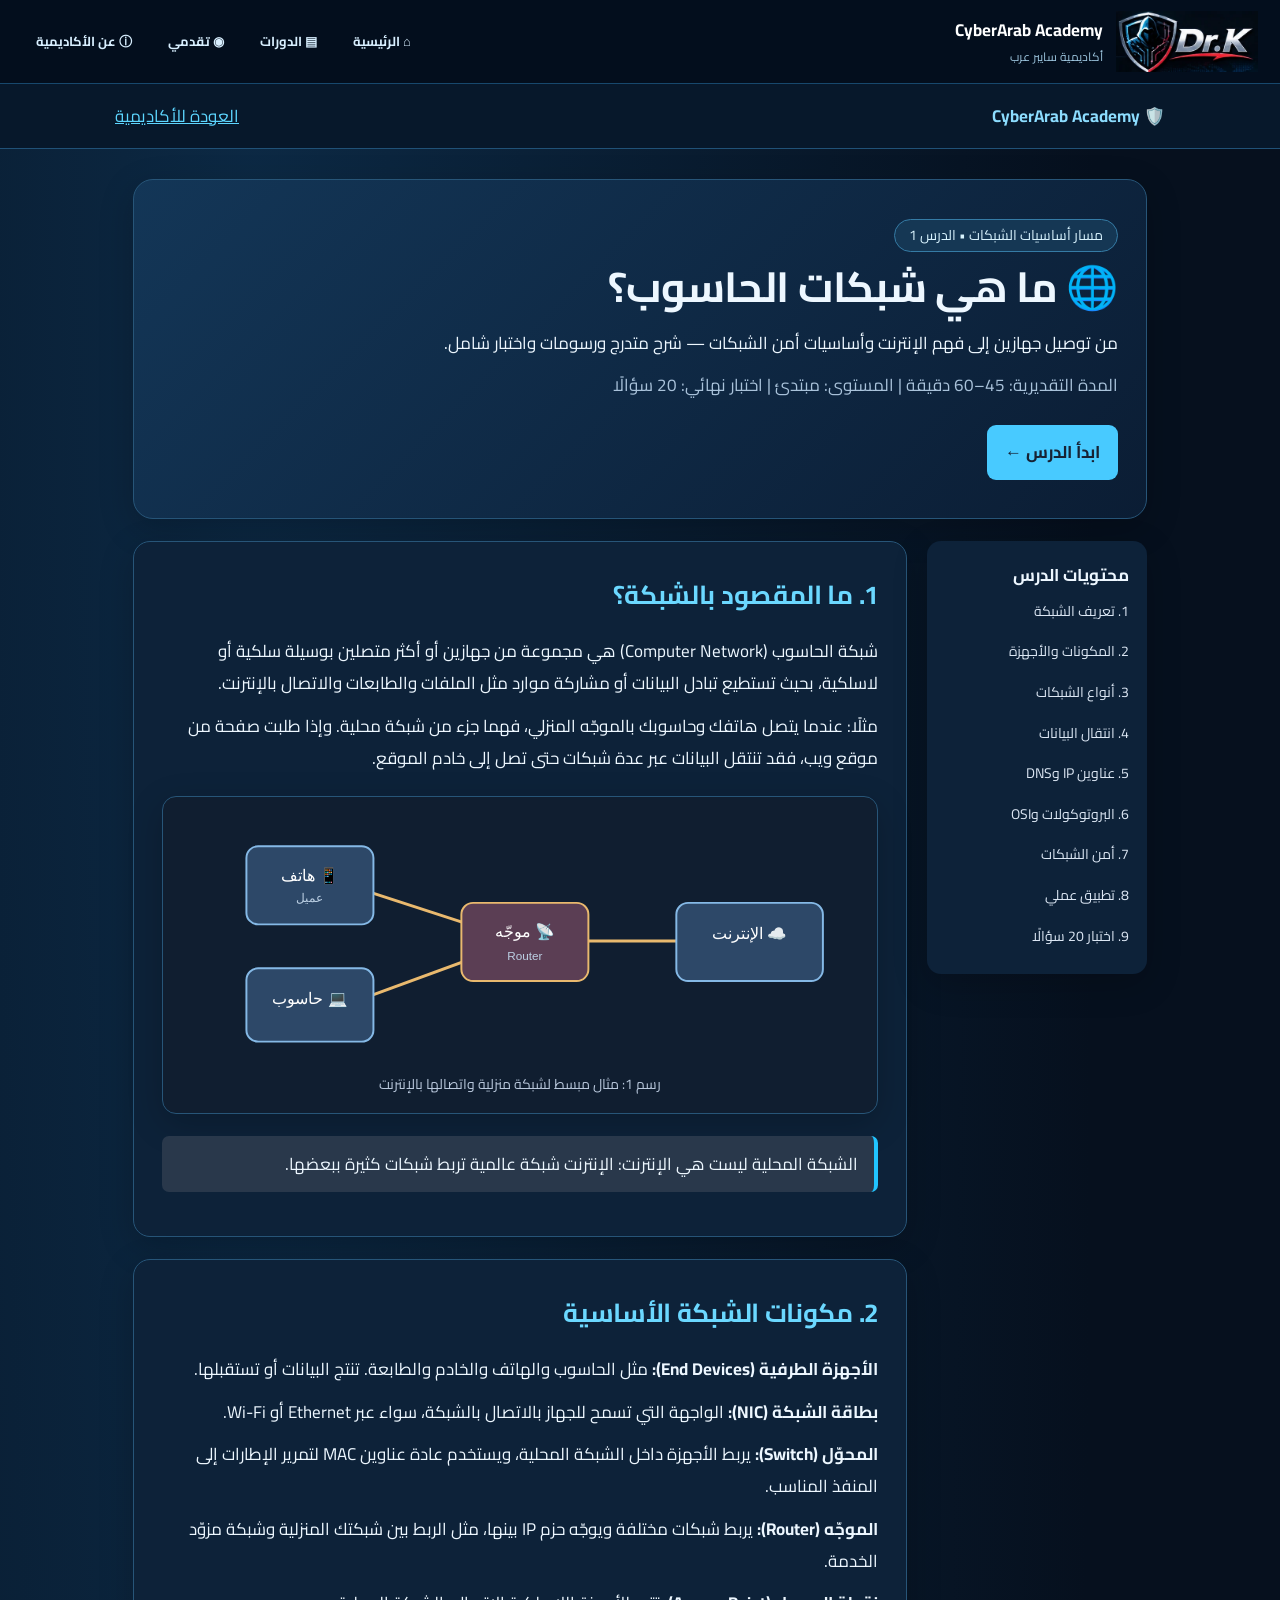
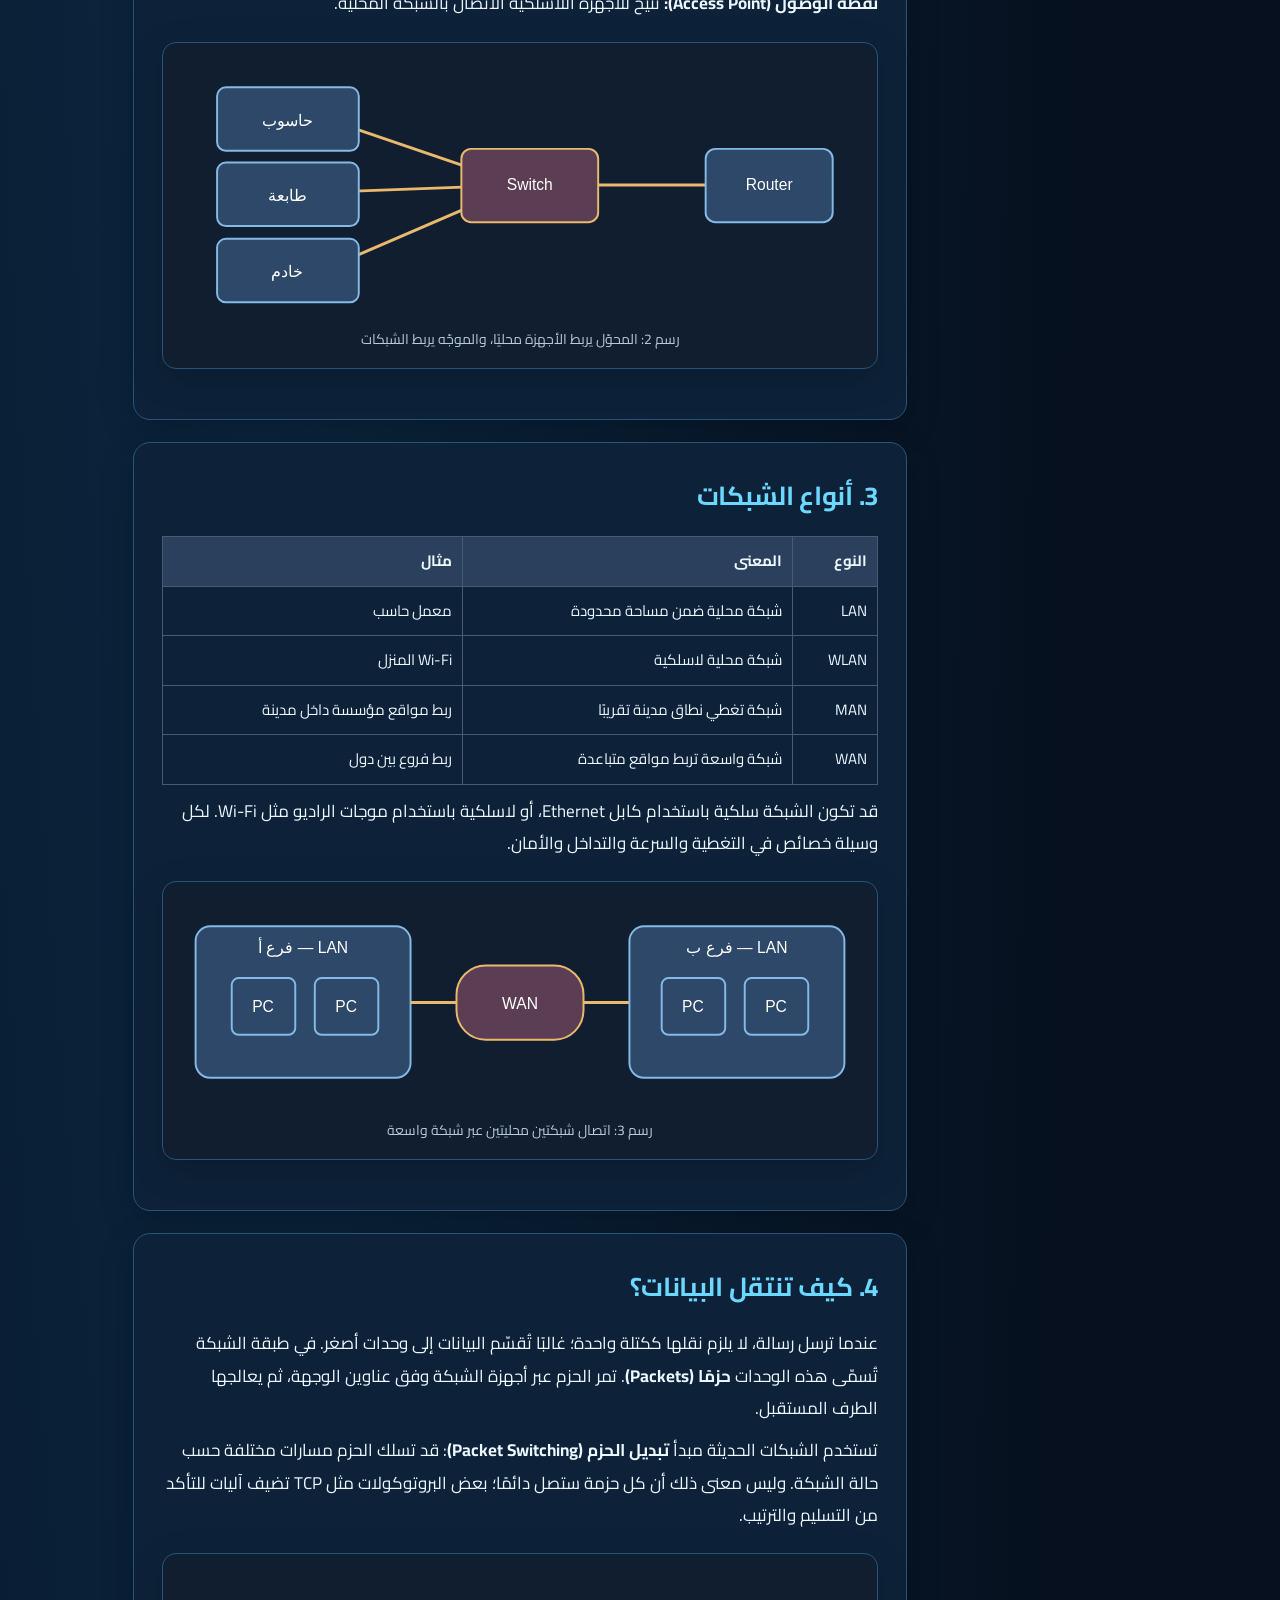
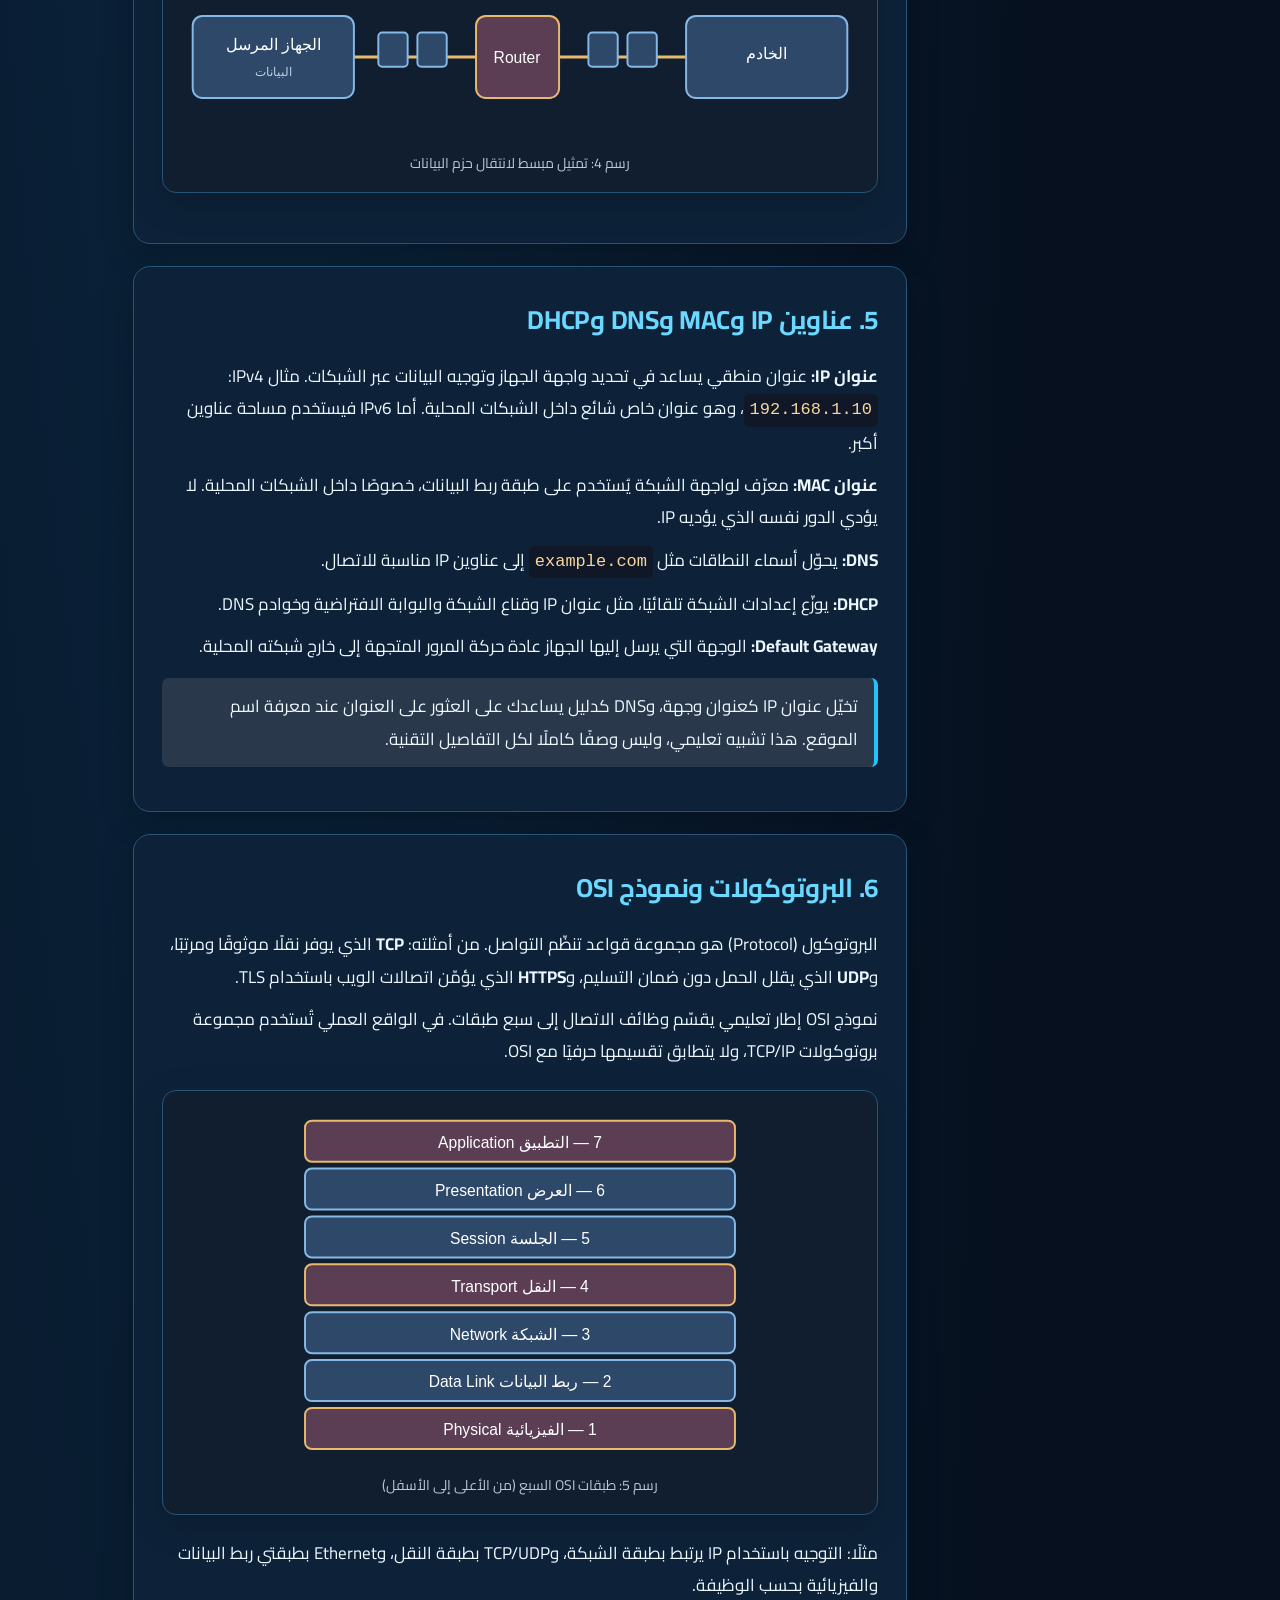
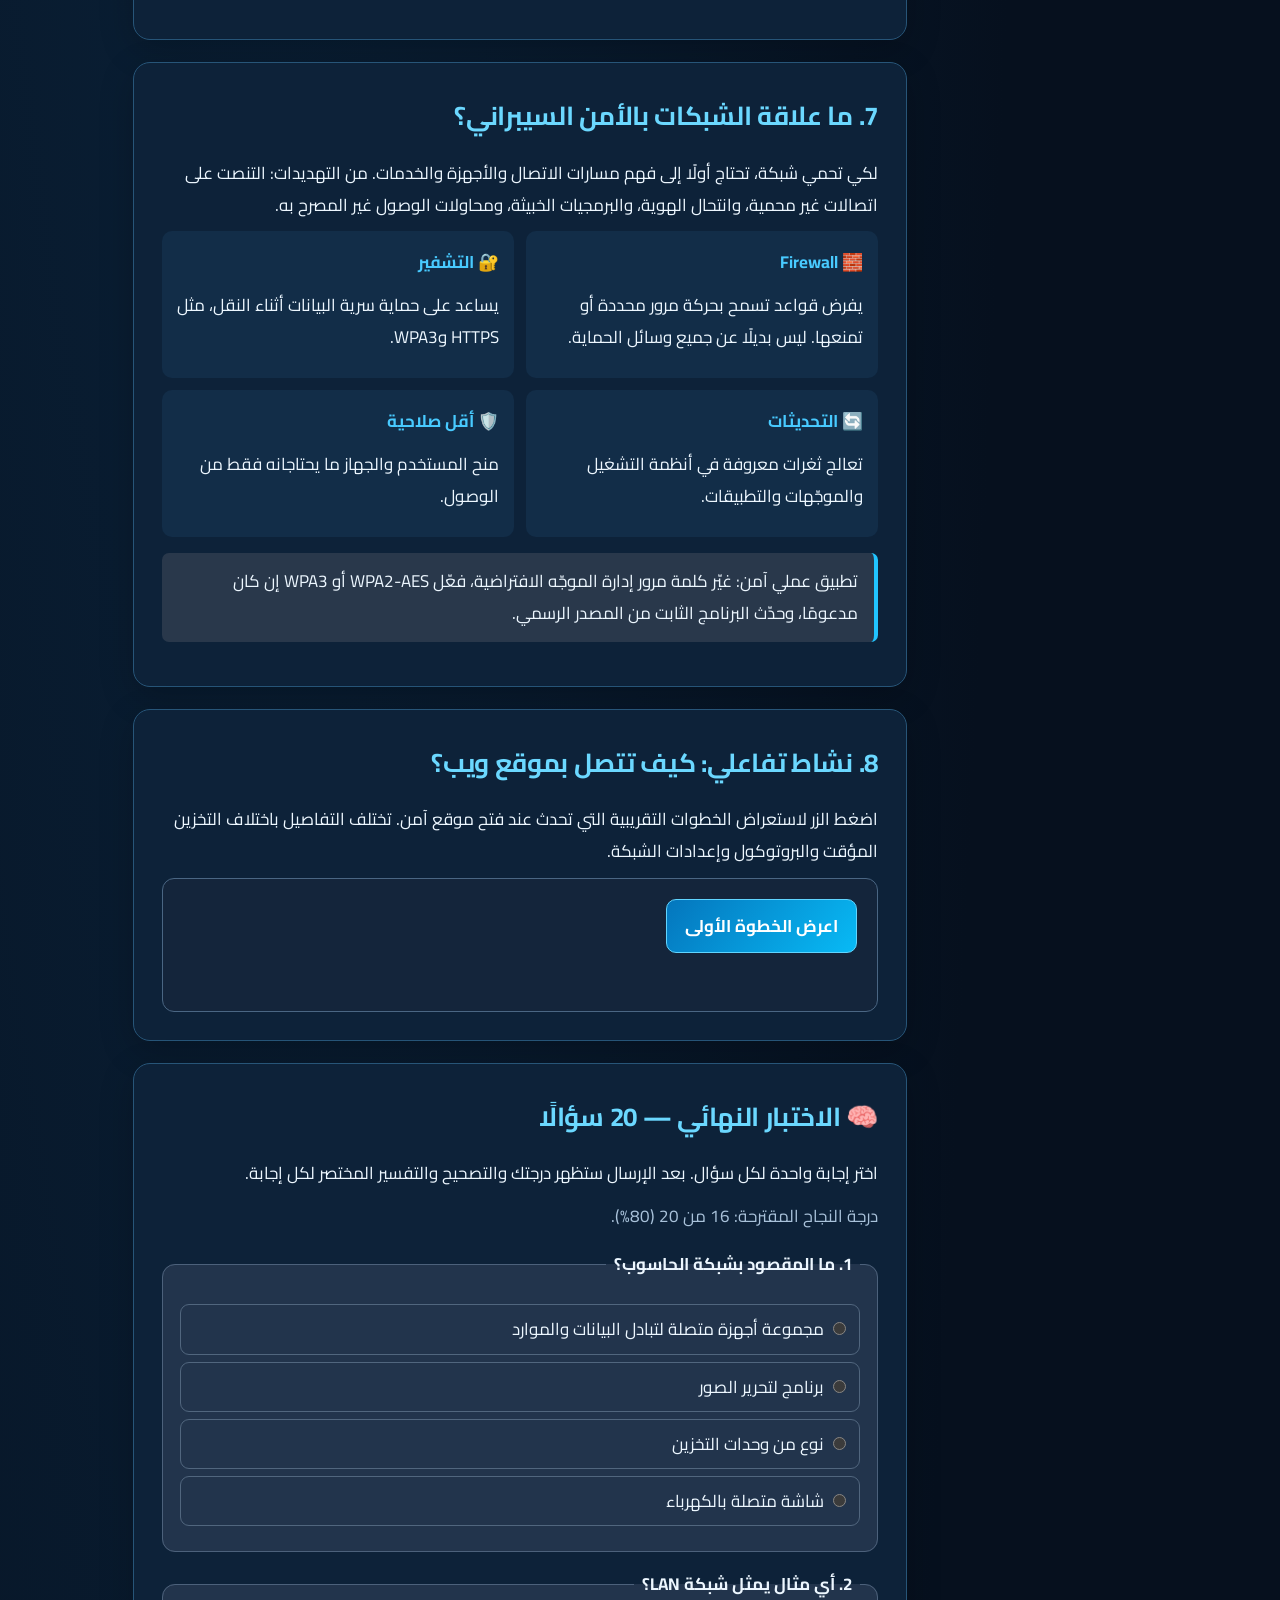
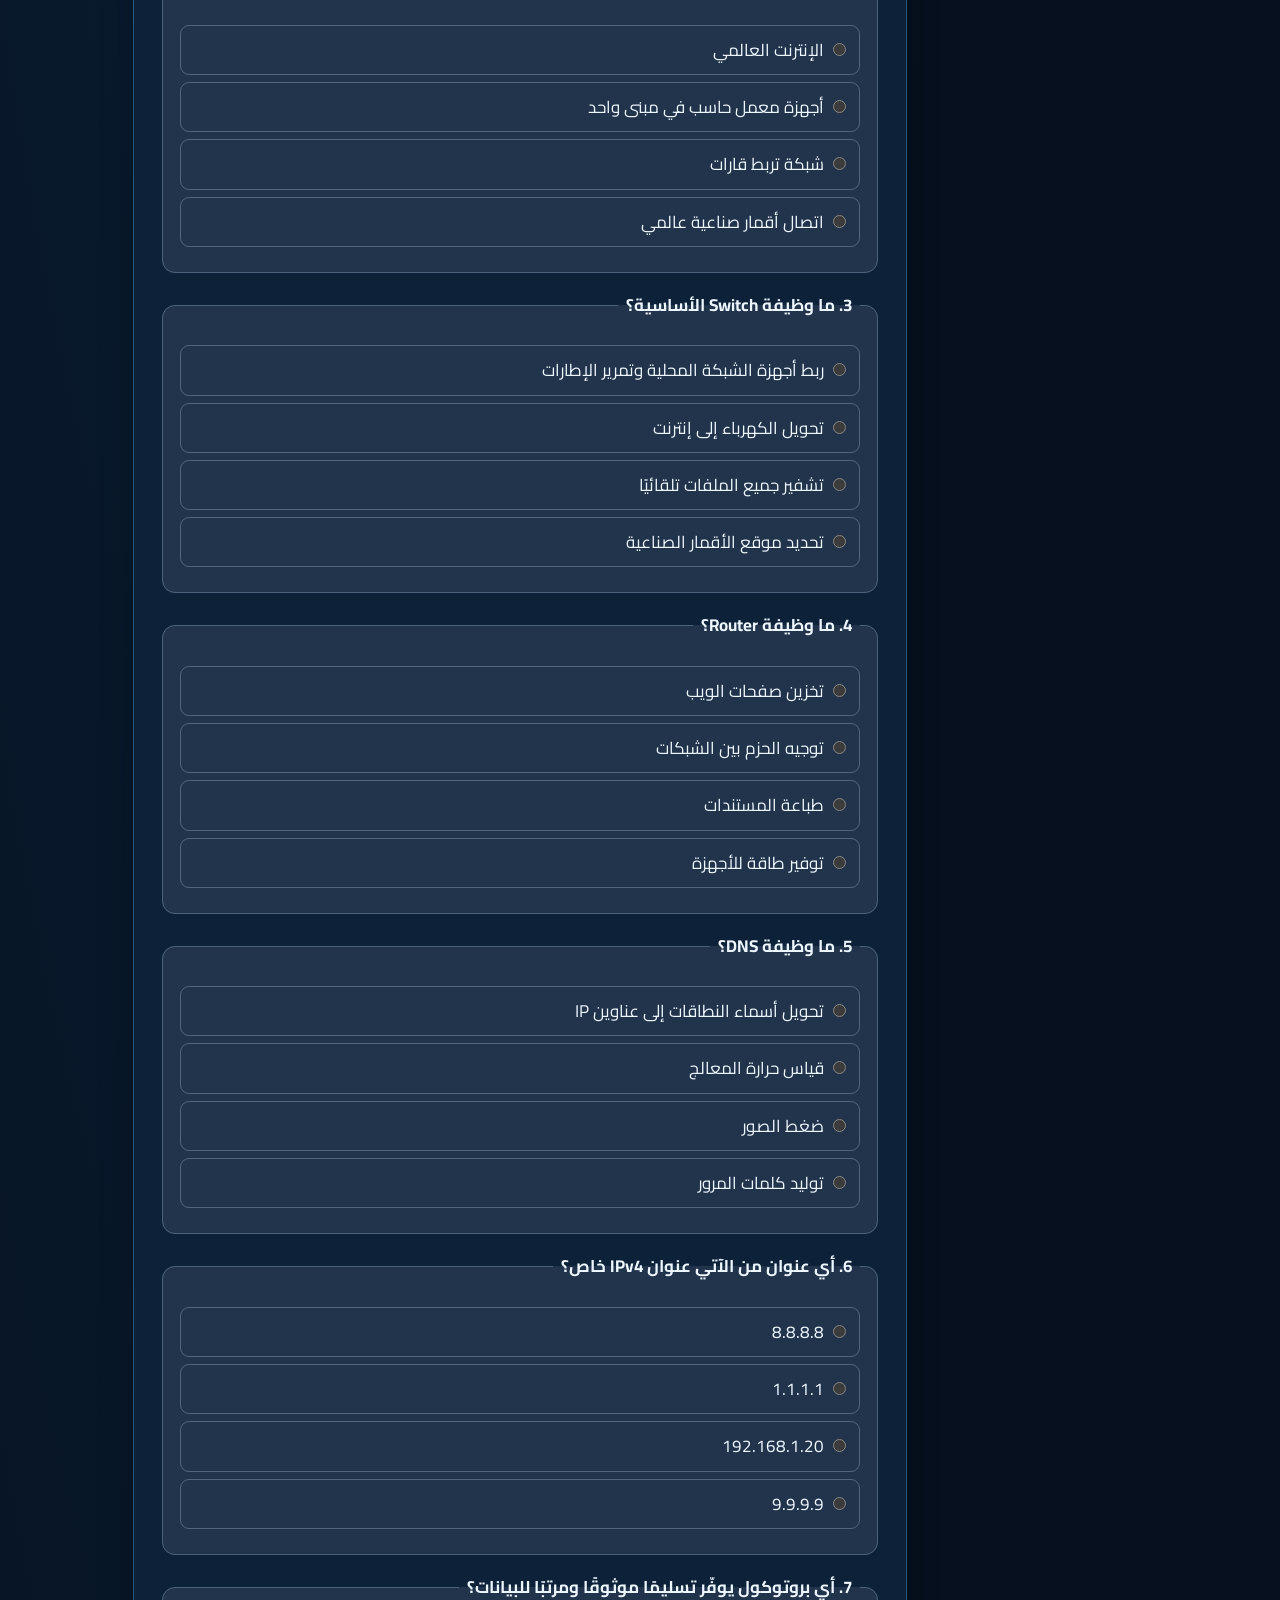
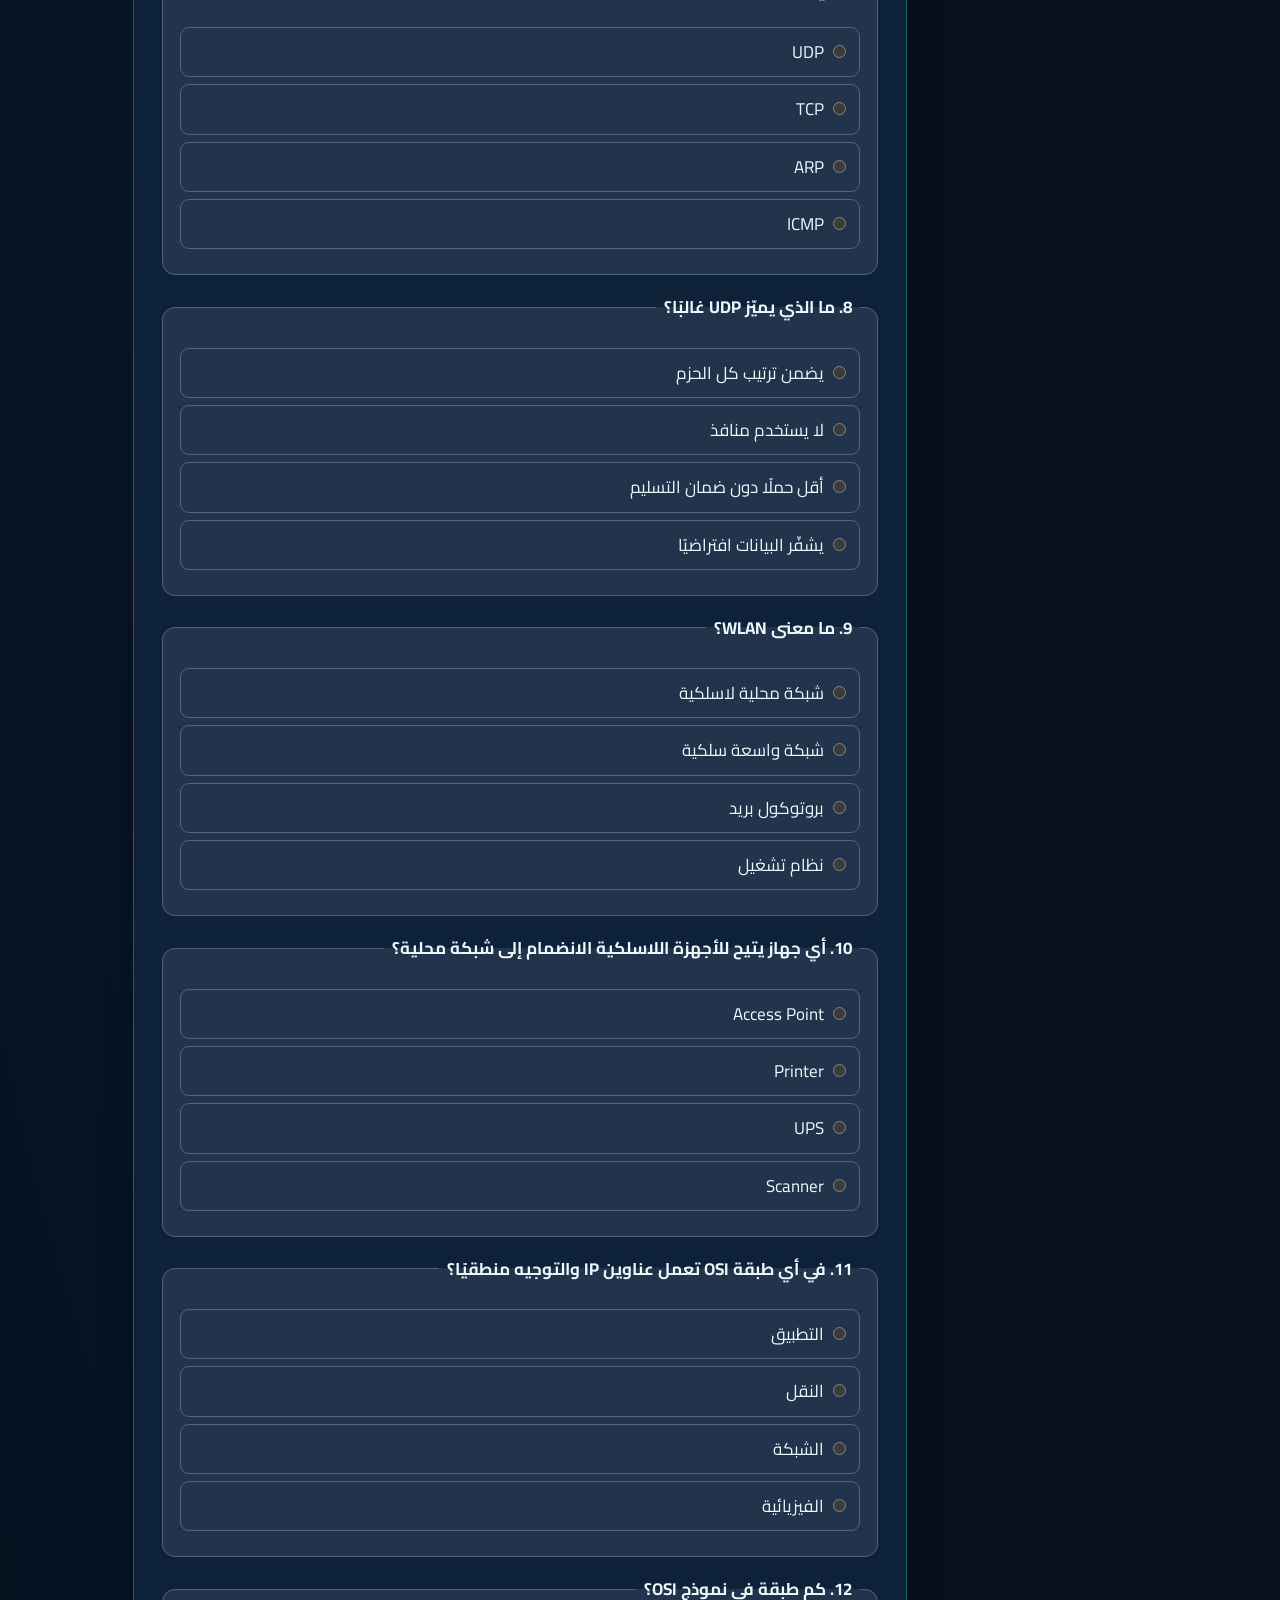
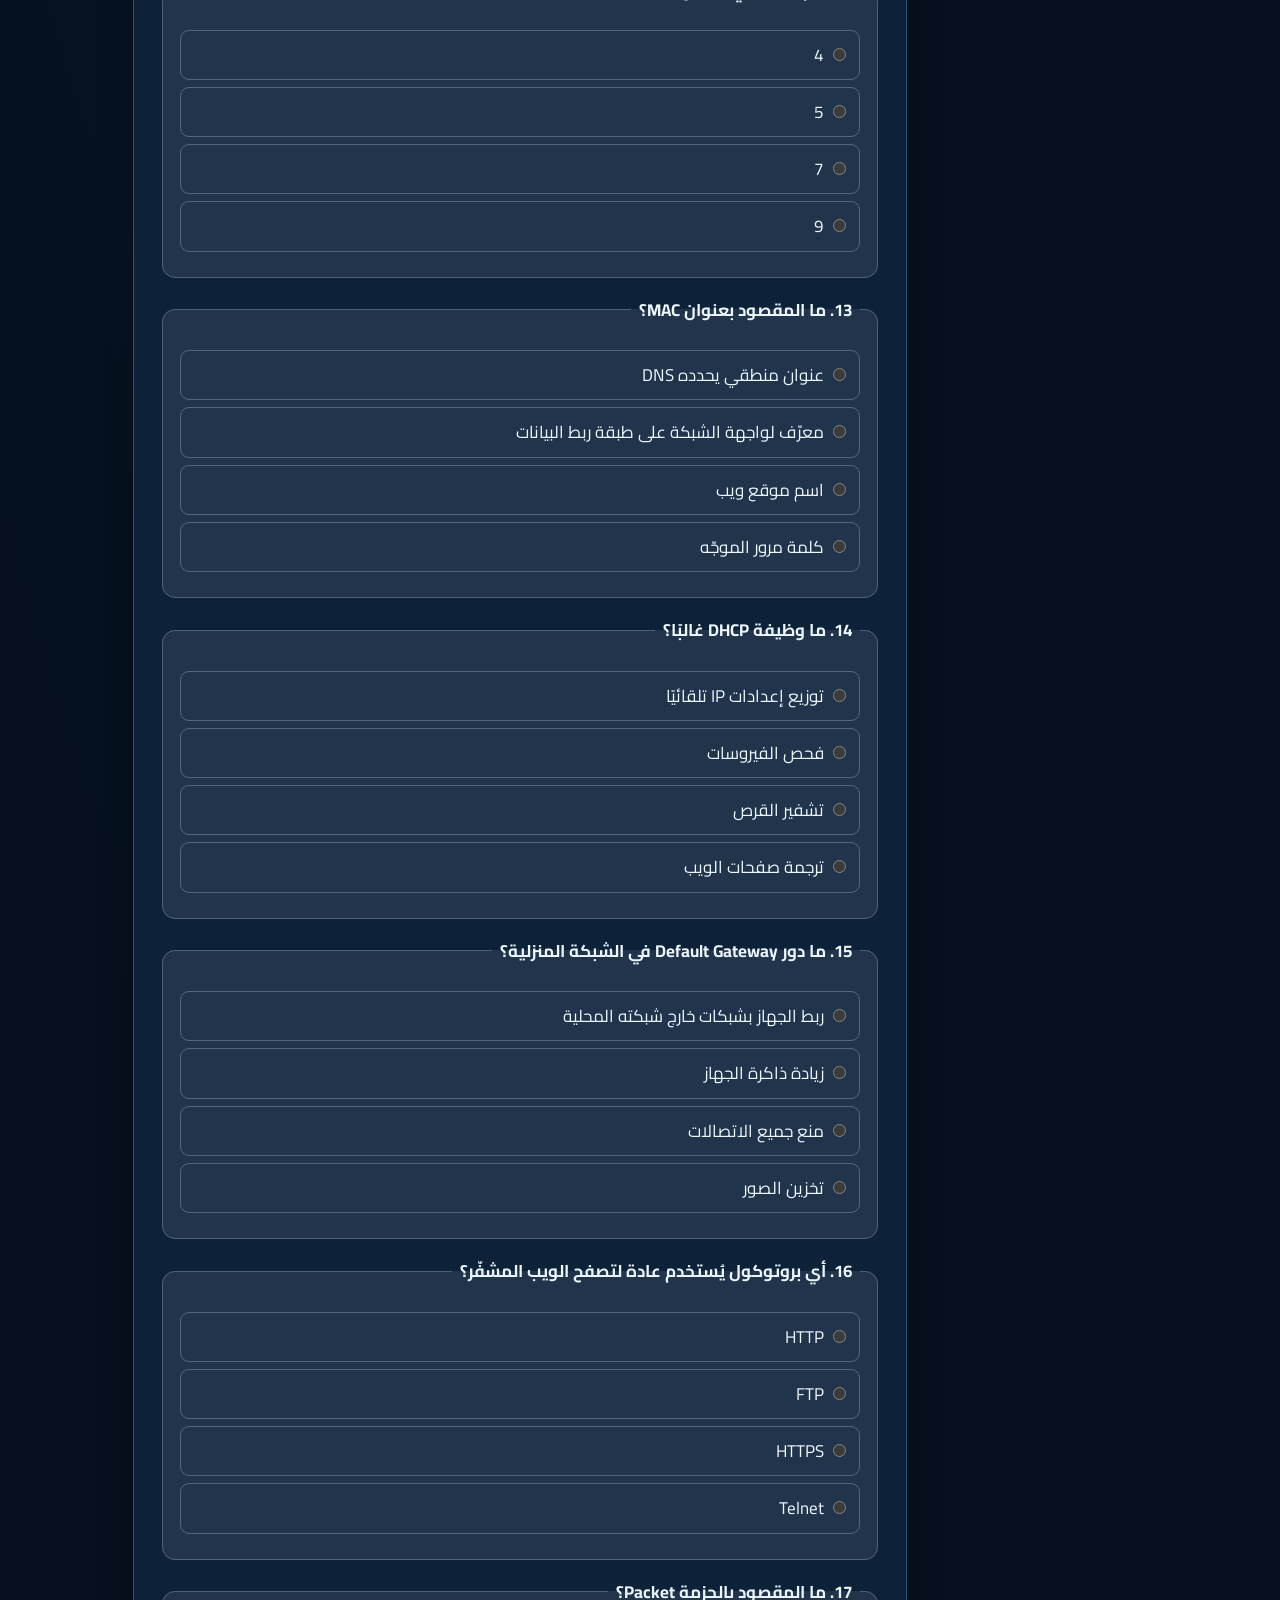
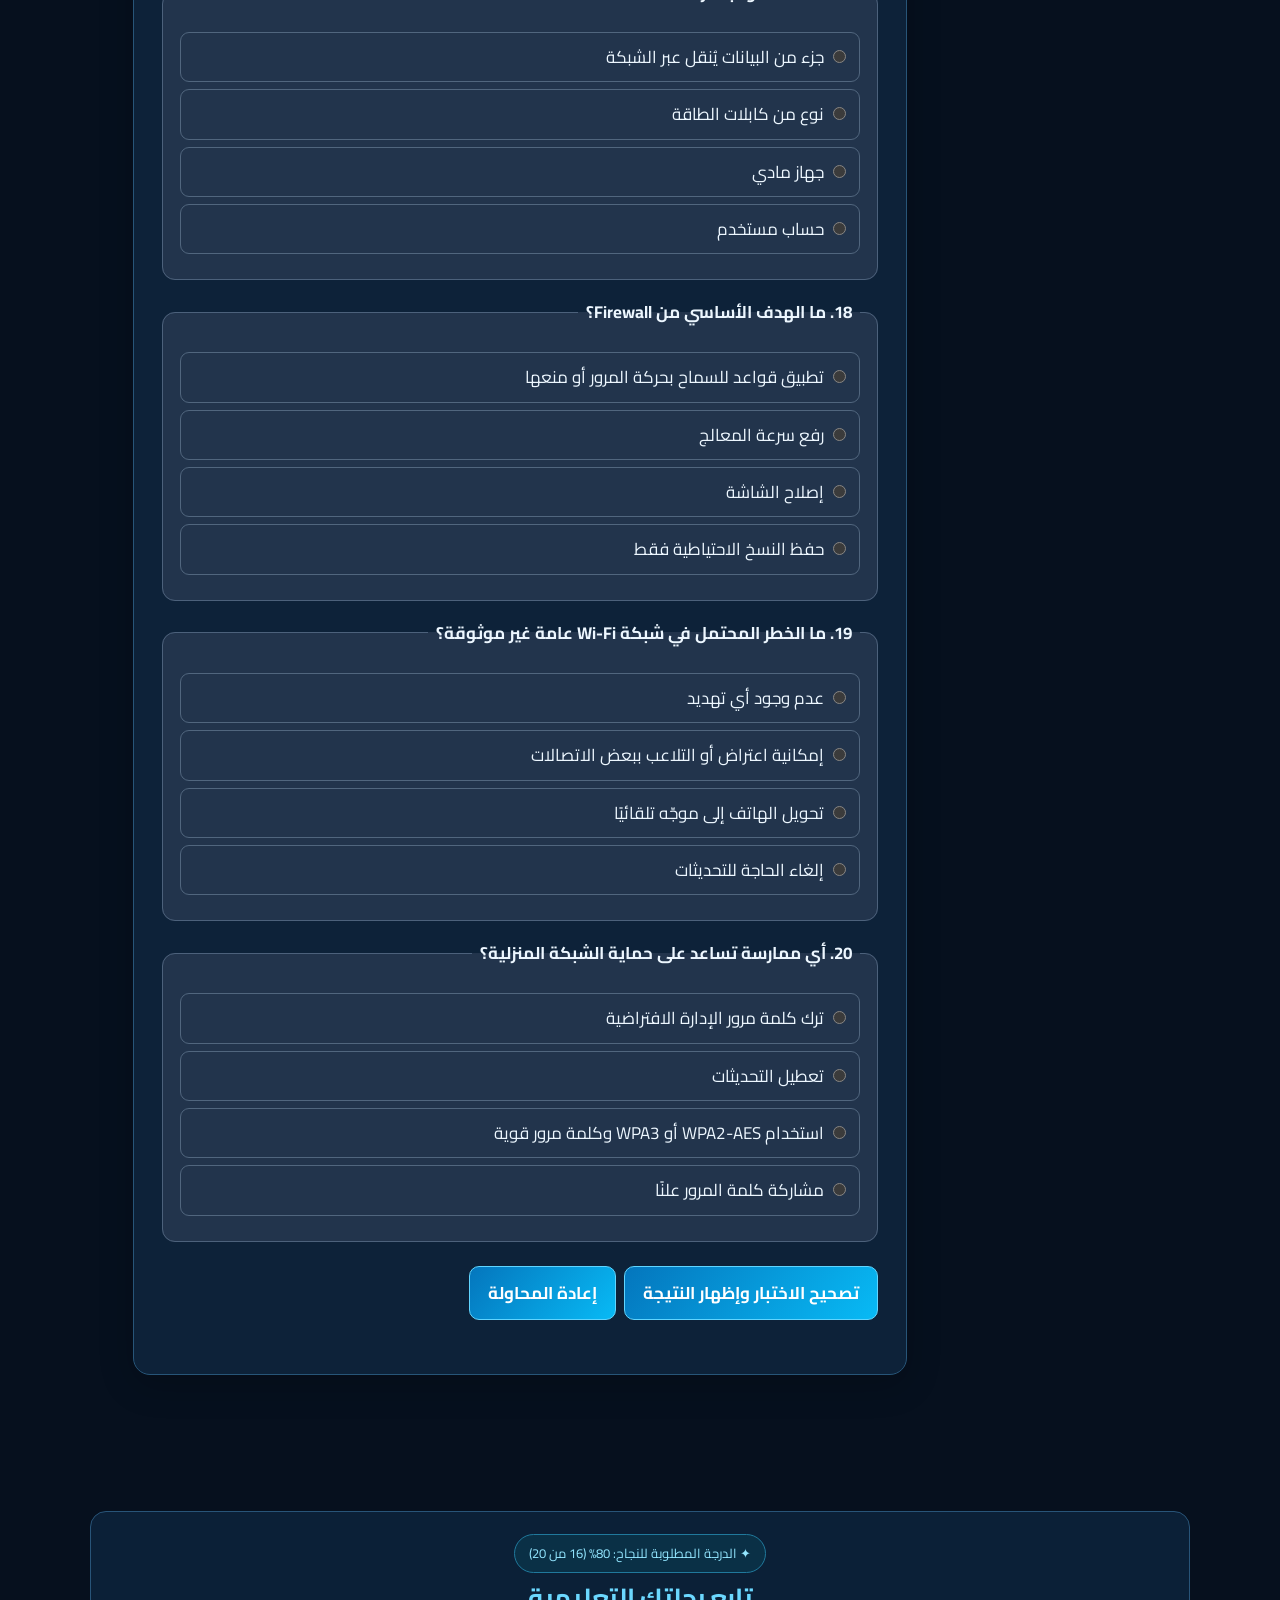
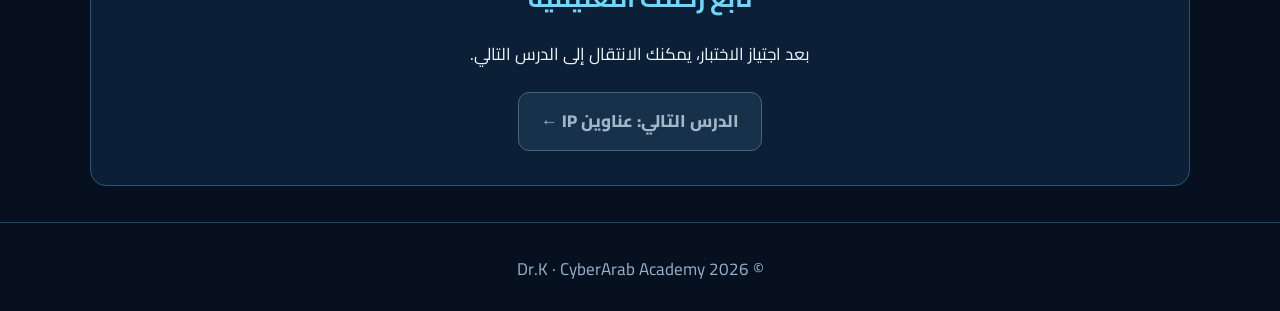
<file: network-lesson-3.html>
<!doctype html><html lang="ar" dir="rtl"><head><meta charset="utf-8"><meta name="viewport" content="width=device-width,initial-scale=1"><title>الدرس الثالث: DNS | CyberArab Academy</title><style>
:root{--bg:#0d1728;--panel:#1b2b43;--panel2:#223650;--text:#f4f7fc;--muted:#bdc9da;--gold:#e9b96e;--accent:#a63861;--line:#40536d;--ok:#72d7a4;--bad:#ff9a9a}*{box-sizing:border-box}html{scroll-behavior:smooth}body{margin:0;background:var(--bg);color:var(--text);font-family:Tahoma,Arial,sans-serif;line-height:2}a{color:var(--gold)}header{background:#15243a;border-bottom:1px solid var(--line);padding:18px max(18px,calc((100vw - 1120px)/2));display:flex;justify-content:space-between;align-items:center;gap:15px;flex-wrap:wrap}header strong{color:var(--gold)}.shell{max-width:1120px;margin:auto;padding:25px 18px;display:grid;grid-template-columns:245px minmax(0,1fr);gap:24px}.sidebar{position:sticky;top:15px;align-self:start;background:var(--panel);border:1px solid var(--line);padding:18px;border-radius:16px}.sidebar a{display:block;padding:5px 9px;text-decoration:none;color:var(--muted);border-radius:7px}.sidebar a:hover{background:var(--panel2);color:white}.main{min-width:0}.hero,.block{background:var(--panel);border:1px solid var(--line);border-radius:18px;padding:26px;margin-bottom:22px}.hero{background:linear-gradient(135deg,#203654,#18283e)}.eyebrow{color:var(--gold);font-weight:bold}h1{font-size:clamp(25px,4vw,39px);line-height:1.5;margin:10px 0}h2{color:var(--gold);font-size:25px;margin:0 0 15px}h3{color:#fff;font-size:19px;margin:20px 0 5px}p{margin:10px 0}ul,ol{padding-right:24px}li{margin:6px 0}.muted{color:var(--muted)}.pill{display:inline-block;background:#30415a;padding:3px 12px;border-radius:30px;font-size:13px;margin:3px}.example{background:#101e32;border-right:4px solid var(--gold);border-radius:9px;padding:15px 18px;margin:16px 0}.diagram{background:#101e32;border:1px solid #38506c;border-radius:12px;padding:16px;margin:18px 0;overflow:auto}.diagram svg{display:block;width:100%;height:auto;max-height:270px}.diagram text{font-family:Tahoma,Arial,sans-serif}.table-wrap{overflow-x:auto}table{border-collapse:collapse;width:100%;min-width:440px;margin:14px 0}th,td{border:1px solid #52627a;padding:10px;text-align:right}th{background:#30435e}code{direction:ltr;unicode-bidi:isolate;display:inline-block;background:#0d192b;padding:0 7px;border-radius:5px;color:#f9d79b}.step{border-right:3px solid var(--accent);padding:0 16px;margin:20px 0}.btn,button{background:var(--accent);border:0;border-radius:9px;color:#fff;padding:11px 20px;cursor:pointer;font-family:inherit;font-size:15px;text-decoration:none;display:inline-block}button:hover,.btn:hover{filter:brightness(1.15)}button:disabled{opacity:.45;cursor:not-allowed}.navbuttons{display:flex;gap:10px;flex-wrap:wrap;justify-content:space-between;margin:22px 0}.q{padding:18px;border:1px solid var(--line);border-radius:12px;margin:16px 0;background:#17263b}.q strong{display:block;margin-bottom:10px}.q label{display:block;border:1px solid #40546e;border-radius:8px;padding:7px 12px;margin:6px 0;cursor:pointer}.q label:has(input:checked){background:#314a69;border-color:var(--gold)}.q input{margin-left:9px;accent-color:var(--gold)}.feedback{font-size:14px;margin-top:8px;display:none}.correct{border-color:var(--ok)}.incorrect{border-color:var(--bad)}#result{font-size:21px;font-weight:bold;margin-top:20px}.small{font-size:13px}.progress{height:9px;background:#40516a;border-radius:20px;overflow:hidden}.progress span{display:block;width:20%;height:100%;background:var(--gold)}@media(max-width:800px){.shell{grid-template-columns:1fr}.sidebar{position:static}.sidebar .links{display:grid;grid-template-columns:repeat(2,minmax(0,1fr));gap:3px}.hero,.block{padding:19px}header{padding:15px 18px}}@media(max-width:440px){.sidebar .links{grid-template-columns:1fr}}

.diagram{overflow-x:auto}.diagram svg{display:block;min-width:520px;width:100%;height:auto}.diagram table{width:100%;border-collapse:collapse;min-width:560px}.diagram th,.diagram td{padding:12px;border:1px solid var(--line);text-align:right}.diagram th{color:var(--gold)}pre{overflow-x:auto;background:#0d1728;padding:18px;border-radius:10px;line-height:1.8}code{direction:ltr;unicode-bidi:isolate}ol{line-height:2}a:focus-visible,button:focus-visible{outline:3px solid var(--gold);outline-offset:3px}
</style><link rel="stylesheet" href="theme.css">
</head><body><div class="drk-top"><a class="drk-brand" href="index.html"><img src="drk-logo.webp" alt="شعار Dr.K"><span><b>CyberArab Academy</b><small>أكاديمية سايبر عرب</small></span></a><nav class="drk-nav"><a href="index.html">⌂ الرئيسية</a><a href="index.html#courses">▤ الدورات</a><a href="index.html#progress">◉ تقدمي</a><a href="index.html#about">ⓘ عن الأكاديمية</a></nav></div><header><strong>🛡️ CyberArab Academy</strong><nav><a href="index.html">الرئيسية</a> · <a href="network-lesson-2.html">الدرس السابق</a></nav></header><div class="shell"><aside class="sidebar"><strong>📚 محتويات الدرس</strong><p class="small muted">الدرس 3 من 10</p><div class="progress"><span style="width:30%"></span></div><div class="links"><a href="#intro">1. ما هو DNS؟</a><a href="#journey">2. رحلة الاستعلام خطوة بخطوة</a><a href="#hierarchy">3. هرمية DNS: Root وTLD وAuthoritative</a><a href="#records">4. أنواع سجلات DNS الأساسية</a><a href="#cache">5. التخزين المؤقت وTTL</a><a href="#transport">6. DNS وUDP وTCP وDNS المشفر</a><a href="#reverse">7. البحث العكسي وPTR</a><a href="#security">8. تهديدات DNS والدفاعات</a><a href="#lab">9. تطبيق عملي آمن على جهازك</a><a href="#quiz">10. اختبار 20 سؤالًا</a></div></aside><main class="main"><section class="hero"><span class="eyebrow">المسار: أساسيات الشبكات | الدرس الثالث</span><h1>DNS: من كتابة اسم الموقع إلى الوصول إلى الخادم</h1><p>شرح عربي عميق ومتدرج مع رسوم تفاعلية بصرياً، أمثلة حقيقية آمنة، وتمارين واختبار 20 سؤالاً.</p><span class="pill">المستوى: مبتدئ ← متوسط</span> <span class="pill">المدة: 80–110 دقيقة</span> <span class="pill">20 سؤال اختيار من متعدد</span></section><section class="block" id="intro"><h2>1. ما هو DNS؟</h2><p>DNS اختصار Domain Name System، وهو نظام موزّع يربط أسماء النطاقات بسجلات مختلفة، من أهمها عناوين IP. بدلاً من حفظ عنوان خادم لكل موقع، تكتب اسماً مثل example.com، فيبحث جهازك عن السجل المناسب.</p><div class="diagram"><svg role="img" aria-label="DNS يساعد في اكتشاف عنوان الوجهة" viewBox="0 0 760 175" xmlns="http://www.w3.org/2000/svg"><rect x="20" y="38" width="213" height="94" rx="13" fill="#29415e" stroke="#e9b96e" stroke-width="2"/><text x="126.5" y="73" font-size="17" text-anchor="middle" fill="#ffffff">المستخدم</text><text x="126.5" y="102" font-size="14" text-anchor="middle" fill="#f4d19a">example.com</text><path d="M235 85 h16" stroke="#72d7a4" stroke-width="4"/><rect x="253" y="38" width="213" height="94" rx="13" fill="#29415e" stroke="#e9b96e" stroke-width="2"/><text x="359.5" y="73" font-size="17" text-anchor="middle" fill="#ffffff">DNS</text><text x="359.5" y="102" font-size="14" text-anchor="middle" fill="#f4d19a">استعلام</text><path d="M468 85 h16" stroke="#72d7a4" stroke-width="4"/><rect x="486" y="38" width="213" height="94" rx="13" fill="#29415e" stroke="#e9b96e" stroke-width="2"/><text x="592.5" y="73" font-size="17" text-anchor="middle" fill="#ffffff">الخادم</text><text x="592.5" y="102" font-size="14" text-anchor="middle" fill="#f4d19a">عنوان IP</text><text x="380" y="158" font-size="15" text-anchor="middle" fill="#cbd6e6">DNS يساعد في اكتشاف عنوان الوجهة</text></svg></div><div class="example"><strong>تذكر:</strong> مهم: DNS لا ينقل محتوى صفحة الويب، بل يساعد في اكتشاف عنوان الوجهة أو معلومات الخدمة.</div></section><section class="block" id="journey"><h2>2. رحلة الاستعلام خطوة بخطوة</h2><p>عند كتابة اسم نطاق، يفحص المتصفح أو نظام التشغيل ما لديه من نتائج مخزّنة، ثم يطلب المساعدة من محلّل DNS تكراري (Recursive Resolver). إذا لم يكن لديه جواب صالح، يستعلم عن الجهات المسؤولة بالتدرج حتى يصل إلى الخادم الموثوق (Authoritative).</p><div class="diagram"><svg role="img" aria-label="رحلة مبسطة للاستعلام عن اسم نطاق" viewBox="0 0 760 175" xmlns="http://www.w3.org/2000/svg"><rect x="20" y="38" width="213" height="94" rx="13" fill="#29415e" stroke="#e9b96e" stroke-width="2"/><text x="126.5" y="73" font-size="17" text-anchor="middle" fill="#ffffff">الجهاز</text><text x="126.5" y="102" font-size="14" text-anchor="middle" fill="#f4d19a">Cache</text><path d="M235 85 h16" stroke="#72d7a4" stroke-width="4"/><rect x="253" y="38" width="213" height="94" rx="13" fill="#29415e" stroke="#e9b96e" stroke-width="2"/><text x="359.5" y="73" font-size="17" text-anchor="middle" fill="#ffffff">Resolver</text><text x="359.5" y="102" font-size="14" text-anchor="middle" fill="#f4d19a">بحث</text><path d="M468 85 h16" stroke="#72d7a4" stroke-width="4"/><rect x="486" y="38" width="213" height="94" rx="13" fill="#29415e" stroke="#e9b96e" stroke-width="2"/><text x="592.5" y="73" font-size="17" text-anchor="middle" fill="#ffffff">Authoritative</text><text x="592.5" y="102" font-size="14" text-anchor="middle" fill="#f4d19a">سجل A</text><text x="380" y="158" font-size="15" text-anchor="middle" fill="#cbd6e6">رحلة مبسطة للاستعلام عن اسم نطاق</text></svg></div><div class="example"><strong>تذكر:</strong> قد تختلف تفاصيل الترتيب بسبب التخزين المؤقت أو إعدادات المتصفح وDNS المشفر.</div><ol><li>تكتب <code>example.com</code> في المتصفح.</li><li>يتحقق الجهاز من النتائج المحلية المتاحة.</li><li>يستقبل Recursive Resolver الطلب.</li><li>إذا لزم، يحصل على إحالات من Root ثم TLD.</li><li>يسأل Authoritative Server عن السجل.</li><li>يعيد النتيجة للعميل، ثم يمكن للمتصفح بدء الاتصال بالخادم.</li></ol></section><section class="block" id="hierarchy"><h2>3. هرمية DNS: Root وTLD وAuthoritative</h2><p>خوادم الجذر (Root) لا تحفظ عادة عنوان كل موقع؛ بل ترشد إلى خوادم نطاق المستوى الأعلى (TLD) مثل .com. وتوجّه خوادم TLD إلى الخوادم الموثوقة المسؤولة عن نطاق محدد، وهذه تعطي السجلات المنشورة لذلك النطاق.</p><div class="diagram"><svg role="img" aria-label="سلسلة الإحالات في DNS" viewBox="0 0 760 175" xmlns="http://www.w3.org/2000/svg"><rect x="20" y="38" width="213" height="94" rx="13" fill="#29415e" stroke="#e9b96e" stroke-width="2"/><text x="126.5" y="73" font-size="17" text-anchor="middle" fill="#ffffff">Root</text><text x="126.5" y="102" font-size="14" text-anchor="middle" fill="#f4d19a">الجذر</text><path d="M235 85 h16" stroke="#72d7a4" stroke-width="4"/><rect x="253" y="38" width="213" height="94" rx="13" fill="#29415e" stroke="#e9b96e" stroke-width="2"/><text x="359.5" y="73" font-size="17" text-anchor="middle" fill="#ffffff">TLD</text><text x="359.5" y="102" font-size="14" text-anchor="middle" fill="#f4d19a">.com</text><path d="M468 85 h16" stroke="#72d7a4" stroke-width="4"/><rect x="486" y="38" width="213" height="94" rx="13" fill="#29415e" stroke="#e9b96e" stroke-width="2"/><text x="592.5" y="73" font-size="17" text-anchor="middle" fill="#ffffff">Authoritative</text><text x="592.5" y="102" font-size="14" text-anchor="middle" fill="#f4d19a">example.com</text><text x="380" y="158" font-size="15" text-anchor="middle" fill="#cbd6e6">سلسلة الإحالات في DNS</text></svg></div><div class="example"><strong>تذكر:</strong> الفرق: Resolver يبحث نيابة عن العميل، وAuthoritative يجيب من بيانات النطاق المسؤول عنه.</div></section><section class="block" id="records"><h2>4. أنواع سجلات DNS الأساسية</h2><p>سجل A يربط الاسم بعنوان IPv4، وسجل AAAA يربطه بعنوان IPv6، وسجل CNAME ينشئ اسماً مستعاراً، وسجل MX يحدد خوادم استقبال البريد، وسجل TXT يحمل بيانات نصية تستخدمها تطبيقات متعددة مثل SPF والتحقق من الملكية. سجل NS يعلن خوادم الأسماء المسؤولة، وسجل PTR يستخدم عادة في البحث العكسي.</p><div class="diagram"><table><thead><tr><th>السجل</th><th>الغرض</th><th>مثال تعليمي</th></tr></thead><tbody><tr><td><b>A</b></td><td>عنوان IPv4</td><td><code>192.0.2.10</code></td></tr><tr><td><b>AAAA</b></td><td>عنوان IPv6</td><td><code>2001:db8::10</code></td></tr><tr><td><b>CNAME</b></td><td>اسم مستعار</td><td><code>www → example.com</code></td></tr><tr><td><b>MX</b></td><td>خادم البريد</td><td><code>mail.example.com</code></td></tr><tr><td><b>TXT</b></td><td>نص للتحقق أو السياسات</td><td><code>v=spf1 ...</code></td></tr><tr><td><b>NS</b></td><td>خادم أسماء</td><td><code>ns1.example.com</code></td></tr><tr><td><b>PTR</b></td><td>بحث عكسي</td><td><code>IP → host</code></td></tr></tbody></table></div><div class="example"><strong>تذكر:</strong> لا تخلط بين MX والبريد نفسه: MX يحدد وجهة استقبال البريد، ولا يرسل الرسائل بنفسه.</div><p><strong>ملاحظة تقنية:</strong> المثال <code>192.0.2.10</code> من نطاقات التوثيق، وليس عنوان خدمة حقيقية.</p></section><section class="block" id="cache"><h2>5. التخزين المؤقت وTTL</h2><p>حتى لا يبدأ كل طلب من الصفر، تحتفظ المحلّلات بنتائج DNS في ذاكرة مؤقتة. قيمة TTL (Time To Live) تحدد المدة التي يمكن أن تظل فيها النتيجة مخزنة وفق سياسة التخزين. عندما تغير سجل DNS، قد يستمر بعض المستخدمين في رؤية القيمة القديمة حتى انتهاء صلاحية النسخة المخزنة.</p><div class="diagram"><svg role="img" aria-label="التخزين المؤقت يقلل الاستعلامات المتكررة" viewBox="0 0 760 175" xmlns="http://www.w3.org/2000/svg"><rect x="20" y="38" width="213" height="94" rx="13" fill="#29415e" stroke="#e9b96e" stroke-width="2"/><text x="126.5" y="73" font-size="17" text-anchor="middle" fill="#ffffff">الاستعلام الأول</text><text x="126.5" y="102" font-size="14" text-anchor="middle" fill="#f4d19a">بحث كامل</text><path d="M235 85 h16" stroke="#72d7a4" stroke-width="4"/><rect x="253" y="38" width="213" height="94" rx="13" fill="#29415e" stroke="#e9b96e" stroke-width="2"/><text x="359.5" y="73" font-size="17" text-anchor="middle" fill="#ffffff">Cache</text><text x="359.5" y="102" font-size="14" text-anchor="middle" fill="#f4d19a">TTL = 300s</text><path d="M468 85 h16" stroke="#72d7a4" stroke-width="4"/><rect x="486" y="38" width="213" height="94" rx="13" fill="#29415e" stroke="#e9b96e" stroke-width="2"/><text x="592.5" y="73" font-size="17" text-anchor="middle" fill="#ffffff">الطلب التالي</text><text x="592.5" y="102" font-size="14" text-anchor="middle" fill="#f4d19a">إجابة أسرع</text><text x="380" y="158" font-size="15" text-anchor="middle" fill="#cbd6e6">التخزين المؤقت يقلل الاستعلامات المتكررة</text></svg></div><div class="example"><strong>تذكر:</strong> مثال: TTL = 300 ثانية يعني أن السجل يمكن تخزينه مؤقتاً لنحو خمس دقائق، مع وجود عوامل أخرى تؤثر في زمن ظهور التغيير.</div></section><section class="block" id="transport"><h2>6. DNS وUDP وTCP وDNS المشفر</h2><p>يستخدم DNS التقليدي المنفذ 53، وغالباً UDP للاستعلامات المعتادة، ويمكن استخدام TCP أيضاً، مثل الردود الكبيرة أو بعض عمليات نقل المناطق. توجد تقنيات خصوصية مثل DNS over HTTPS (DoH) وDNS over TLS (DoT) لتشفير الاتصال بين العميل ومحلّل DNS.</p><div class="diagram"><svg role="img" aria-label="طرق مختلفة لنقل استعلامات DNS" viewBox="0 0 760 175" xmlns="http://www.w3.org/2000/svg"><rect x="20" y="38" width="213" height="94" rx="13" fill="#29415e" stroke="#e9b96e" stroke-width="2"/><text x="126.5" y="73" font-size="17" text-anchor="middle" fill="#ffffff">DNS عادي</text><text x="126.5" y="102" font-size="14" text-anchor="middle" fill="#f4d19a">53 UDP/TCP</text><path d="M235 85 h16" stroke="#72d7a4" stroke-width="4"/><rect x="253" y="38" width="213" height="94" rx="13" fill="#29415e" stroke="#e9b96e" stroke-width="2"/><text x="359.5" y="73" font-size="17" text-anchor="middle" fill="#ffffff">DoT</text><text x="359.5" y="102" font-size="14" text-anchor="middle" fill="#f4d19a">853 TCP</text><path d="M468 85 h16" stroke="#72d7a4" stroke-width="4"/><rect x="486" y="38" width="213" height="94" rx="13" fill="#29415e" stroke="#e9b96e" stroke-width="2"/><text x="592.5" y="73" font-size="17" text-anchor="middle" fill="#ffffff">DoH</text><text x="592.5" y="102" font-size="14" text-anchor="middle" fill="#f4d19a">HTTPS 443</text><text x="380" y="158" font-size="15" text-anchor="middle" fill="#cbd6e6">طرق مختلفة لنقل استعلامات DNS</text></svg></div><div class="example"><strong>تذكر:</strong> تشفير DNS لا يعني أن الموقع نفسه آمن؛ HTTPS للموقع وDNS المشفر وظيفتان مختلفتان.</div></section><section class="block" id="reverse"><h2>7. البحث العكسي وPTR</h2><p>في البحث المعتاد نسأل عن عنوان IP لاسم نطاق. أما Reverse DNS فيبحث عن اسم مرتبط بعنوان IP عبر سجل PTR داخل نطاقات مخصصة مثل in-addr.arpa لعناوين IPv4. وجود PTR لا يثبت وحده هوية الجهة أو موثوقيتها.</p><div class="diagram"><svg role="img" aria-label="اتجاهان مختلفان للبحث" viewBox="0 0 760 175" xmlns="http://www.w3.org/2000/svg"><rect x="20" y="38" width="330" height="94" rx="13" fill="#29415e" stroke="#e9b96e" stroke-width="2"/><text x="185.0" y="73" font-size="17" text-anchor="middle" fill="#ffffff">بحث أمامي</text><text x="185.0" y="102" font-size="14" text-anchor="middle" fill="#f4d19a">Name → IP</text><path d="M352 85 h16" stroke="#72d7a4" stroke-width="4"/><rect x="370" y="38" width="330" height="94" rx="13" fill="#29415e" stroke="#e9b96e" stroke-width="2"/><text x="535.0" y="73" font-size="17" text-anchor="middle" fill="#ffffff">بحث عكسي</text><text x="535.0" y="102" font-size="14" text-anchor="middle" fill="#f4d19a">IP → PTR</text><text x="380" y="158" font-size="15" text-anchor="middle" fill="#cbd6e6">اتجاهان مختلفان للبحث</text></svg></div><div class="example"><strong>تذكر:</strong> مثال عملي: يمكن لأداة nslookup الاستعلام عن اسم مضيف مرتبط بعنوان IP، إذا كان سجل PTR منشوراً.</div></section><section class="block" id="security"><h2>8. تهديدات DNS والدفاعات</h2><p>قد يستغل المهاجمون DNS في التصيّد عبر أسماء مشابهة، أو تسميم ذاكرة التخزين المؤقت (Cache Poisoning)، أو إساءة استخدامه لنقل بيانات خفية (DNS Tunneling). تساعد DNSSEC على التحقق من أصالة بيانات DNS وسلامتها عندما تكون مفعّلة ومتحققاً منها، لكنها لا تشفّر الاستعلامات.</p><div class="diagram"><svg role="img" aria-label="DNSSEC يساعد في كشف البيانات المعدّلة عند التحقق الصحيح" viewBox="0 0 760 175" xmlns="http://www.w3.org/2000/svg"><rect x="20" y="38" width="213" height="94" rx="13" fill="#29415e" stroke="#e9b96e" stroke-width="2"/><text x="126.5" y="73" font-size="17" text-anchor="middle" fill="#ffffff">مهاجم</text><text x="126.5" y="102" font-size="14" text-anchor="middle" fill="#f4d19a">سجل مزيف</text><path d="M235 85 h16" stroke="#72d7a4" stroke-width="4"/><rect x="253" y="38" width="213" height="94" rx="13" fill="#29415e" stroke="#e9b96e" stroke-width="2"/><text x="359.5" y="73" font-size="17" text-anchor="middle" fill="#ffffff">Resolver</text><text x="359.5" y="102" font-size="14" text-anchor="middle" fill="#f4d19a">تحقق DNSSEC</text><path d="M468 85 h16" stroke="#72d7a4" stroke-width="4"/><rect x="486" y="38" width="213" height="94" rx="13" fill="#29415e" stroke="#e9b96e" stroke-width="2"/><text x="592.5" y="73" font-size="17" text-anchor="middle" fill="#ffffff">مستخدم</text><text x="592.5" y="102" font-size="14" text-anchor="middle" fill="#f4d19a">إجابة موثوقة</text><text x="380" y="158" font-size="15" text-anchor="middle" fill="#cbd6e6">DNSSEC يساعد في كشف البيانات المعدّلة عند التحقق الصحيح</text></svg></div><div class="example"><strong>تذكر:</strong> للمدافعين: راقب أسماء النطاقات غير المعتادة، وكثرة الاستعلامات، وفعّل التحقق المناسب ومرشحات الحماية.</div></section><section class="block" id="lab"><h2>9. تطبيق عملي آمن على جهازك</h2><p>على Windows افتح PowerShell واكتب nslookup example.com. على macOS أو Linux استخدم nslookup example.com أو dig example.com إذا كانت أداة dig مثبتة. جرب dig example.com MX لملاحظة نوع السجل، وقارن إجابات A وMX.</p><div class="diagram"><svg role="img" aria-label="تجربة استعلام آمنة عن نطاق مخصص للأمثلة" viewBox="0 0 760 175" xmlns="http://www.w3.org/2000/svg"><rect x="20" y="38" width="213" height="94" rx="13" fill="#29415e" stroke="#e9b96e" stroke-width="2"/><text x="126.5" y="73" font-size="17" text-anchor="middle" fill="#ffffff">Terminal</text><text x="126.5" y="102" font-size="14" text-anchor="middle" fill="#f4d19a">nslookup</text><path d="M235 85 h16" stroke="#72d7a4" stroke-width="4"/><rect x="253" y="38" width="213" height="94" rx="13" fill="#29415e" stroke="#e9b96e" stroke-width="2"/><text x="359.5" y="73" font-size="17" text-anchor="middle" fill="#ffffff">DNS Resolver</text><text x="359.5" y="102" font-size="14" text-anchor="middle" fill="#f4d19a">Query</text><path d="M468 85 h16" stroke="#72d7a4" stroke-width="4"/><rect x="486" y="38" width="213" height="94" rx="13" fill="#29415e" stroke="#e9b96e" stroke-width="2"/><text x="592.5" y="73" font-size="17" text-anchor="middle" fill="#ffffff">Result</text><text x="592.5" y="102" font-size="14" text-anchor="middle" fill="#f4d19a">A / MX</text><text x="380" y="158" font-size="15" text-anchor="middle" fill="#cbd6e6">تجربة استعلام آمنة عن نطاق مخصص للأمثلة</text></svg></div><div class="example"><strong>تذكر:</strong> ملاحظة: النتائج تختلف حسب الوقت والمحلّل والموقع الجغرافي؛ لا تحفظ عنوان IP بعينه بوصفه إجابة ثابتة.</div><pre dir="ltr">nslookup example.com
nslookup -type=MX example.com
# إذا كان dig مثبتاً:
dig example.com A
dig example.com MX</pre><p>لاحظ: اسم النطاق نفسه قد يعيد أكثر من عنوان، ولا يعني اختلاف النتائج وجود اختراق.</p></section><section class="block" id="quiz"><h2>10. اختبار الدرس: 20 سؤال اختيار من متعدد</h2><p>اختر إجابة واحدة لكل سؤال، ثم اضغط «تصحيح الإجابات» لتحصل على الدرجة والتفسير لكل سؤال.</p><div id="questions"></div><div class="actions"><button id="grade" type="button">تصحيح الإجابات</button><button id="reset" type="button">إعادة المحاولة</button></div><div id="result" class="result" aria-live="polite"></div></section><div class="actions" style="justify-content:space-between;margin:32px 0"><a class="pill" href="network-lesson-2.html">→ الدرس السابق: عناوين IP</a><a class="pill" href="network-lesson-4.html""سيُضاف بعد تجهيز الدرس الرابع">الدرس التالي: TCP وUDP (قريباً) ←</a></div></main></div><script>const questions=[["ما الوظيفة الأساسية لنظام DNS؟", ["تشفير ملفات الجهاز", "تحويل أسماء النطاقات إلى معلومات سجلات مثل عناوين IP", "توزيع عناوين IP تلقائياً", "إرسال صفحات HTML"], 1, "DNS نظام تسمية موزع يُستخدم للاستعلام عن سجلات النطاقات."], ["أي سجل يربط اسم نطاق بعنوان IPv4؟", ["AAAA", "MX", "A", "PTR"], 2, "سجل A يحمل عنوان IPv4."], ["أي سجل يستخدم لعنوان IPv6؟", ["AAAA", "NS", "TXT", "CNAME"], 0, "AAAA يربط الاسم بعنوان IPv6."], ["ما الدور الرئيسي للـ Recursive Resolver؟", ["عرض الموقع للمستخدم", "إجراء البحث عن سجلات DNS نيابة عن العميل", "تخزين كلمات المرور", "إنشاء عناوين MAC"], 1, "المحلل التكراري يتولى الوصول إلى الإجابة أو نتيجة مخزنة."], ["ماذا تقدم خوادم Root عادة؟", ["ملفات المواقع", "إحالة إلى خوادم TLD", "شهادة TLS لكل موقع", "عنوان كل جهاز محلي"], 1, "الجذر يوجّه نحو خوادم نطاقات المستوى الأعلى."], ["من أين تأتي الإجابة الموثوقة عن سجل نطاق؟", ["خادم Authoritative", "متصفح المستخدم فقط", "موزع Wi-Fi", "خادم DHCP"], 0, "الخادم الموثوق ينشر بيانات النطاق الذي يديره."], ["ما الاستخدام الرئيسي لسجل MX؟", ["تحديد خادم استقبال البريد", "إرجاع عنوان IPv6", "تحديد مدة التخزين", "تشفير البريد"], 0, "MX يحدد خوادم استقبال البريد للنطاق."], ["ما معنى TTL في DNS؟", ["حجم ملف HTML", "مدة صلاحية التخزين المؤقت للسجل", "رقم المنفذ", "طول عنوان IPv4"], 1, "TTL يحدد مدة الاحتفاظ المؤقت بالنتيجة."], ["إذا كان TTL يساوي 300 ثانية، فكم يساوي بالدقائق؟", ["3 دقائق", "5 دقائق", "30 دقيقة", "50 دقيقة"], 1, "300 ÷ 60 = 5 دقائق."], ["أي سجل يستخدم عادة لإنشاء اسم مستعار؟", ["NS", "PTR", "CNAME", "MX"], 2, "CNAME يشير من اسم مستعار إلى اسم نطاق آخر."], ["ما المنفذ الشائع لـ DNS التقليدي؟", ["22", "53", "80", "443"], 1, "DNS التقليدي يستخدم عادة المنفذ 53."], ["أي بروتوكول نقل يُستخدم غالباً لاستعلامات DNS التقليدية الصغيرة؟", ["UDP", "FTP", "SSH", "SMTP"], 0, "UDP شائع في الاستعلامات العادية، ويمكن استخدام TCP أيضاً."], ["ما الغرض من DoH؟", ["نقل DNS عبر HTTPS", "تغيير عنوان MAC", "توزيع IP من DHCP", "إنشاء سجلات MX تلقائياً"], 0, "DoH ينقل استعلامات DNS عبر HTTPS."], ["ما الذي توفره DNSSEC أساساً؟", ["تشفير جميع صفحات الويب", "التحقق من سلامة وأصالة بيانات DNS", "منع جميع الهجمات الإلكترونية", "تسريع الإنترنت دائماً"], 1, "DNSSEC يوفر تحققاً تشفيرياً من البيانات وليس تشفير الاستعلام."], ["ما السجل المستخدم عادة في Reverse DNS؟", ["TXT", "A", "PTR", "MX"], 2, "PTR يربط عنواناً باسم في بنية البحث العكسي."], ["أي أداة يمكن استخدامها لفحص إجابة DNS من الطرفية؟", ["nslookup", "notepad", "taskmgr", "calc"], 0, "nslookup تستعلم عن سجلات DNS."], ["ما سبب استمرار ظهور عنوان قديم بعد تغيير سجل DNS؟", ["وجود Cache لم تنته صلاحيته", "تعطل كل الراوترات", "تغيّر عنوان MAC تلقائياً", "حذف بروتوكول TCP"], 0, "النسخ المخزنة مؤقتاً قد تبقى حتى انتهاء صلاحيتها."], ["ما المقصود بـ DNS Cache Poisoning؟", ["إدخال بيانات DNS مزيفة في التخزين المؤقت", "حذف سجل المتصفح فقط", "زيادة سرعة DNS", "ضغط الحزم"], 0, "التسميم يستهدف تخزين نتائج DNS غير صحيحة."], ["أي سجل يُستخدم للإعلان عن خوادم أسماء النطاق؟", ["NS", "AAAA", "MX", "TXT"], 0, "NS يحدد خوادم الأسماء المسؤولة عن النطاق."], ["إذا أردت فحص خوادم استقبال البريد لنطاق، أي نوع سجل تستعلم عنه؟", ["A", "PTR", "MX", "CNAME"], 2, "سجل MX هو المناسب لاكتشاف وجهات البريد الوارد."]];const container=document.getElementById('questions');questions.forEach((q,i)=>{const el=document.createElement('div');el.className='q';el.id='q'+i;const title=document.createElement('strong');title.textContent=(i+1)+'. '+q[0];el.appendChild(title);q[1].forEach((option,j)=>{const label=document.createElement('label');const input=document.createElement('input');input.type='radio';input.name='question'+i;input.value=j;label.append(input,document.createTextNode(option));el.appendChild(label)});const feedback=document.createElement('div');feedback.className='feedback';el.appendChild(feedback);container.appendChild(el)});
document.getElementById('grade').addEventListener('click',()=>{let score=0,answered=0;questions.forEach((q,i)=>{const el=document.getElementById('q'+i),selected=el.querySelector('input:checked'),feedback=el.querySelector('.feedback');el.classList.remove('correct','incorrect');if(selected)answered++;const right=selected&&Number(selected.value)===q[2];if(right)score++;el.classList.add(right?'correct':'incorrect');feedback.style.display='block';feedback.textContent=(right?'✓ إجابة صحيحة. ':'✗ '+(selected?'الإجابة الصحيحة: ':'لم تجب. الإجابة الصحيحة: ')+q[1][q[2]]+'. ')+q[3]});const result=document.getElementById('result');result.textContent='النتيجة: '+score+' / '+questions.length+' ('+Math.round(score/questions.length*100)+'%) — أجبت عن '+answered+' سؤالًا.';result.scrollIntoView({behavior:'smooth',block:'center'})});document.getElementById('reset').addEventListener('click',()=>{document.querySelectorAll('input[type=radio]').forEach(el=>el.checked=false);document.querySelectorAll('.q').forEach(el=>{el.classList.remove('correct','incorrect');el.querySelector('.feedback').style.display='none'});document.getElementById('result').textContent='';document.getElementById('quiz').scrollIntoView({behavior:'smooth'})});
</script><section class="drk-end"><span class="drk-status">✦ الدرجة المطلوبة للنجاح: 80% (16 من 20)</span><h2>تابع رحلتك التعليمية</h2><p>بعد اجتياز الاختبار، يمكنك الانتقال إلى الدرس التالي.</p><a class="drk-next" data-lock="4" href="network-lesson-4.html">الدرس التالي: بروتوكولات TCP وUDP ←</a></section><footer class="drk-footer">© 2026 Dr.K · CyberArab Academy</footer><script src="academy.js" defer></script></body></html>
</file>
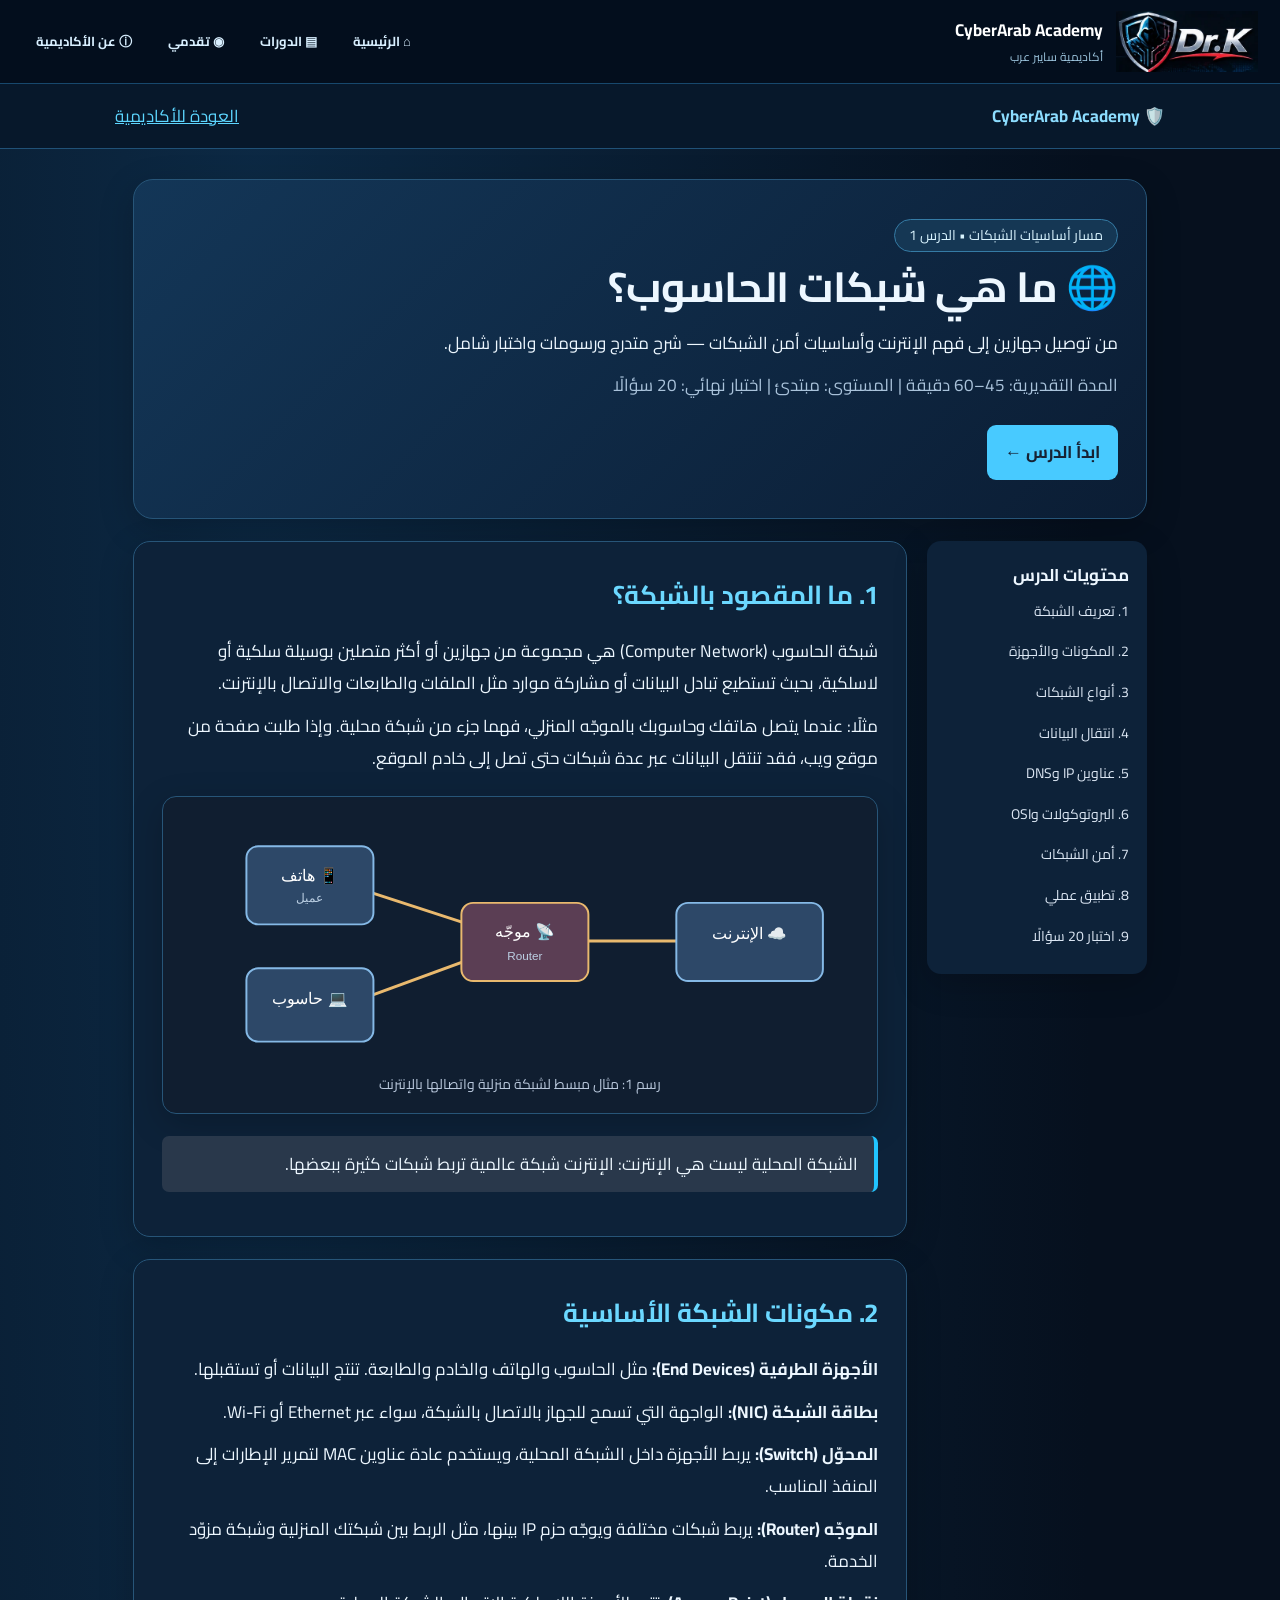
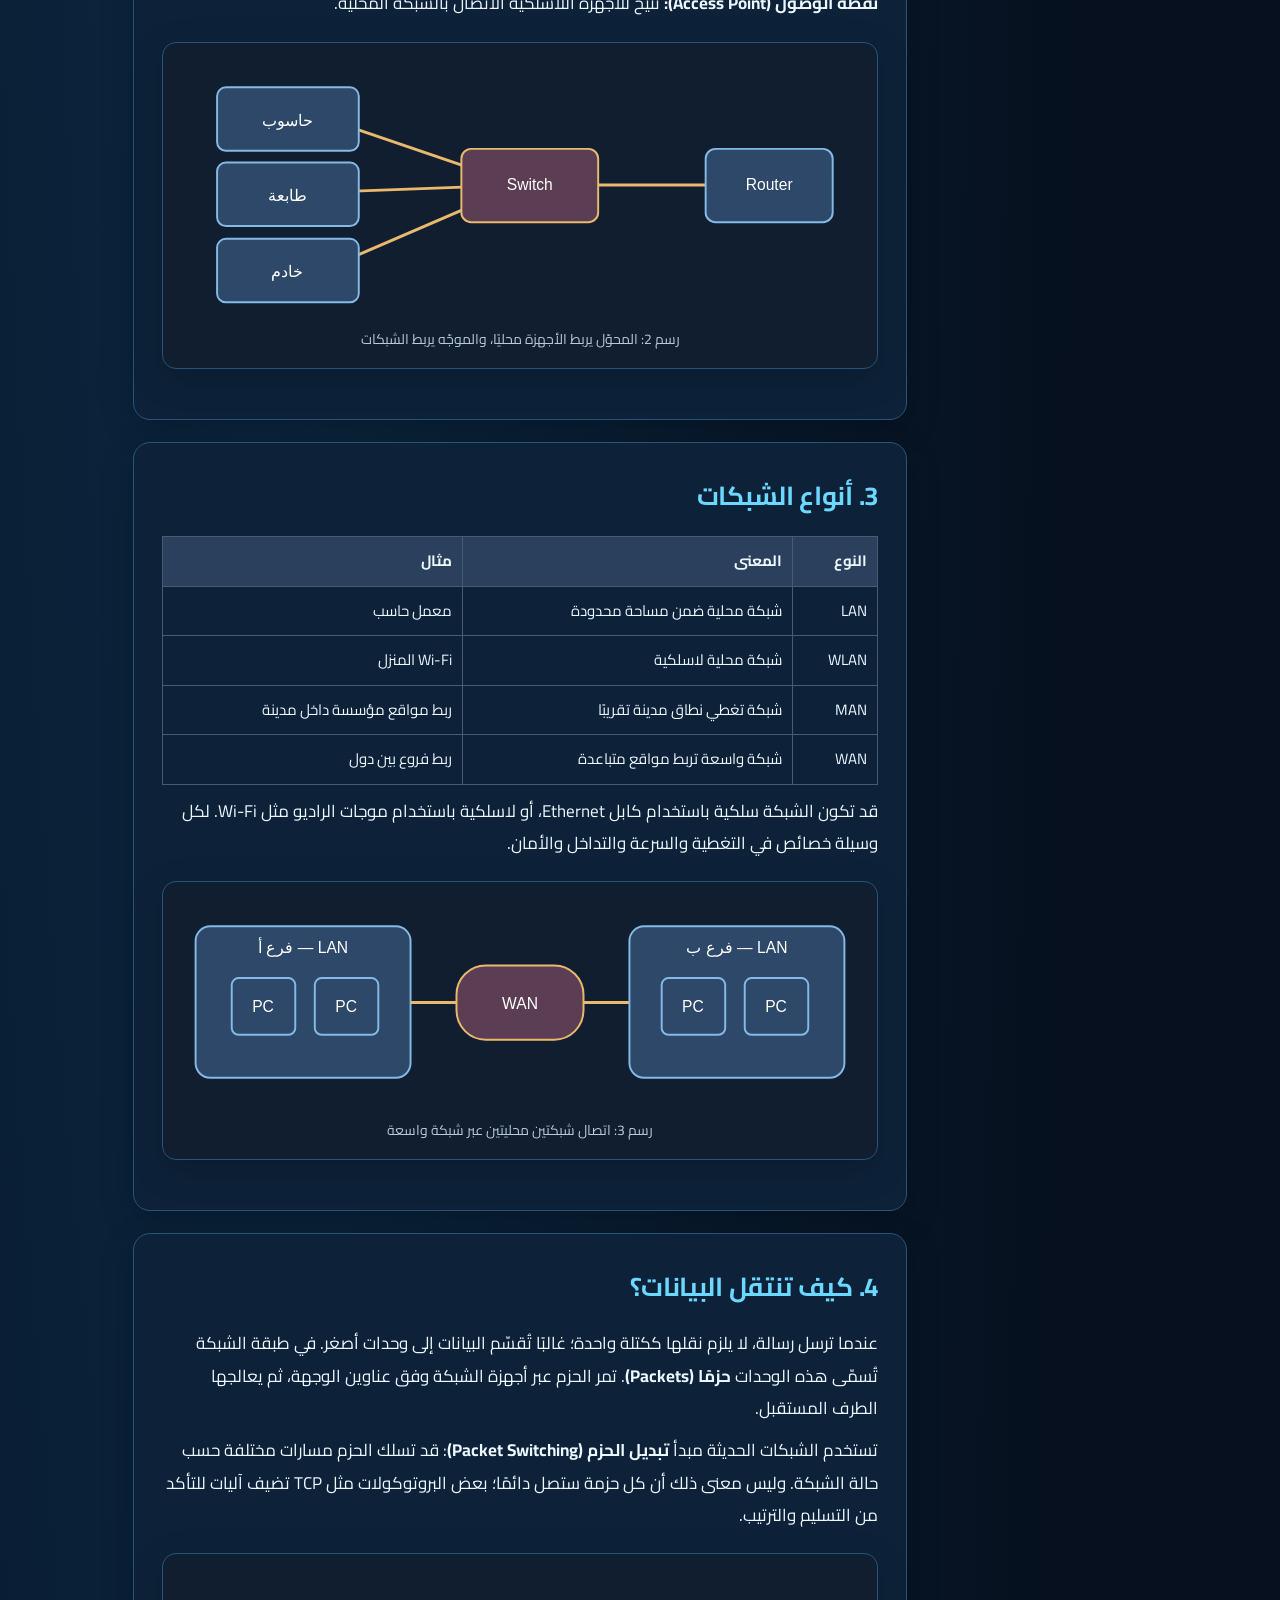
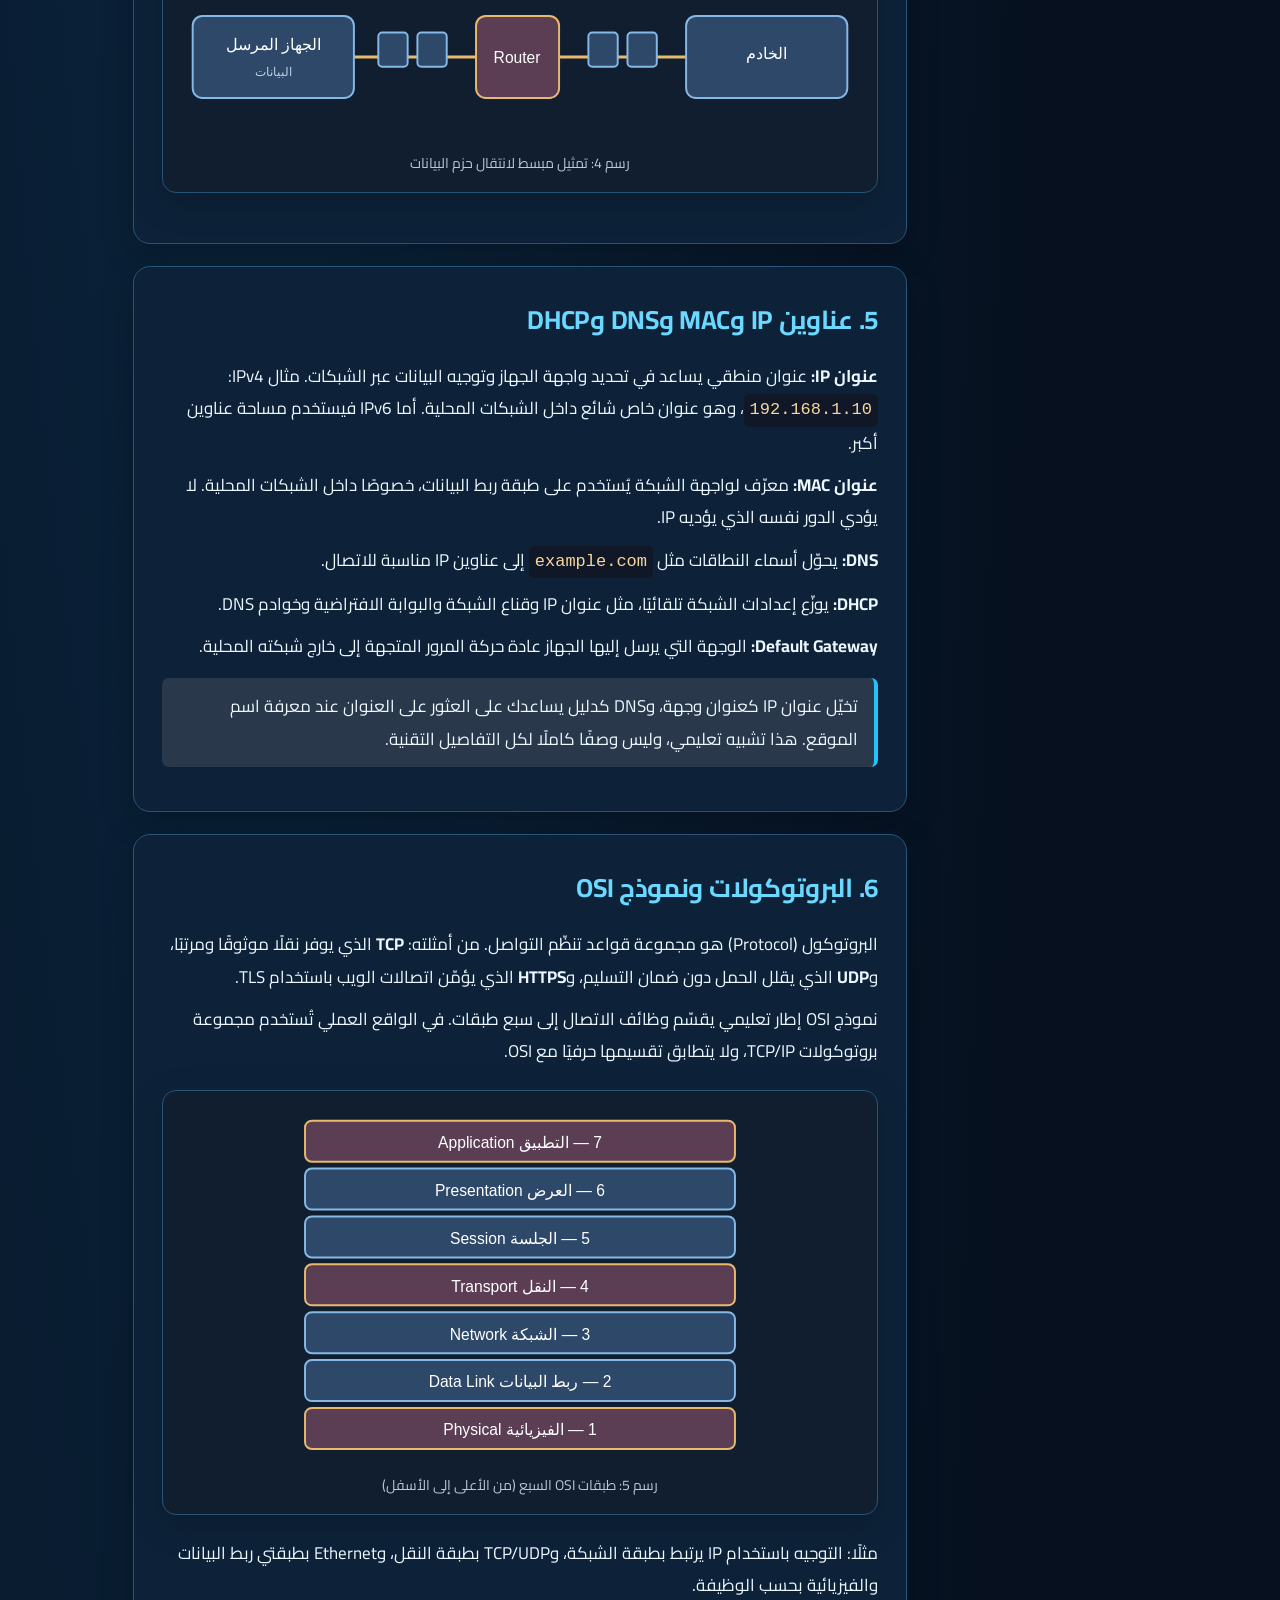
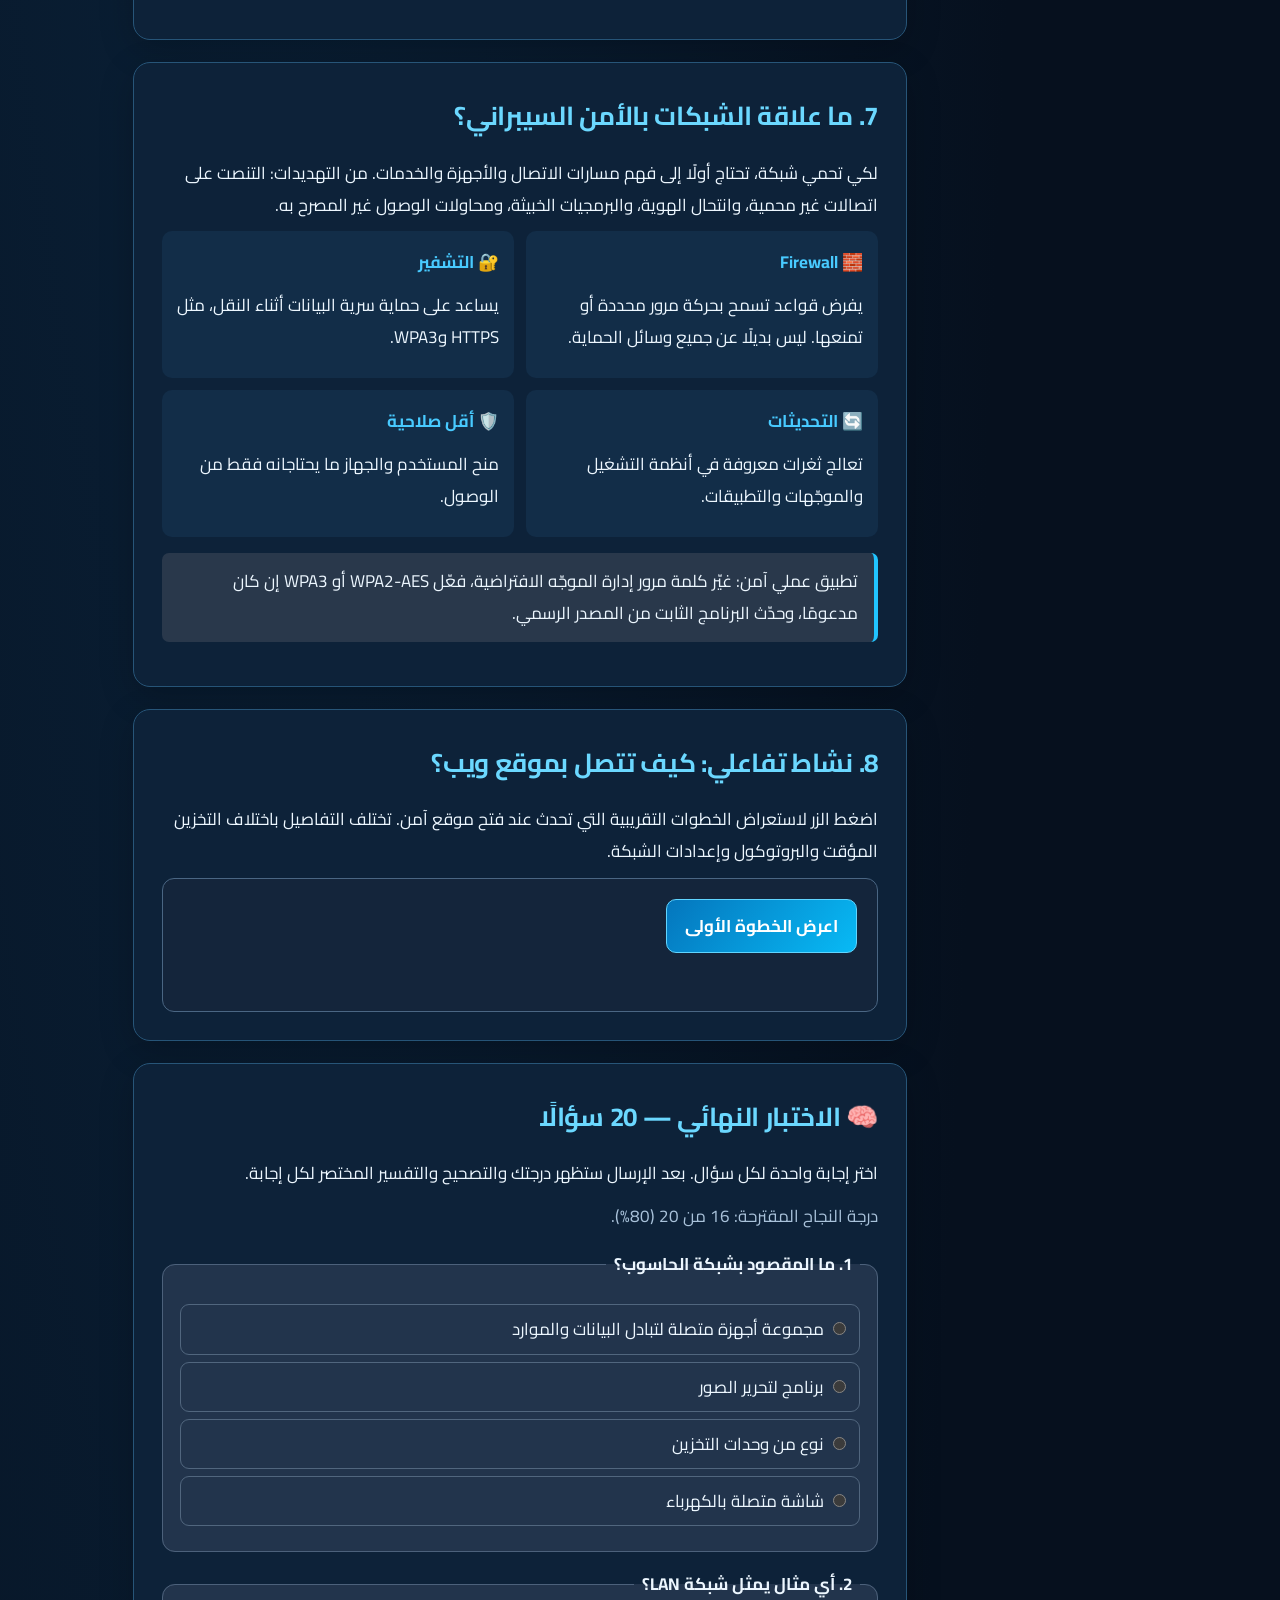
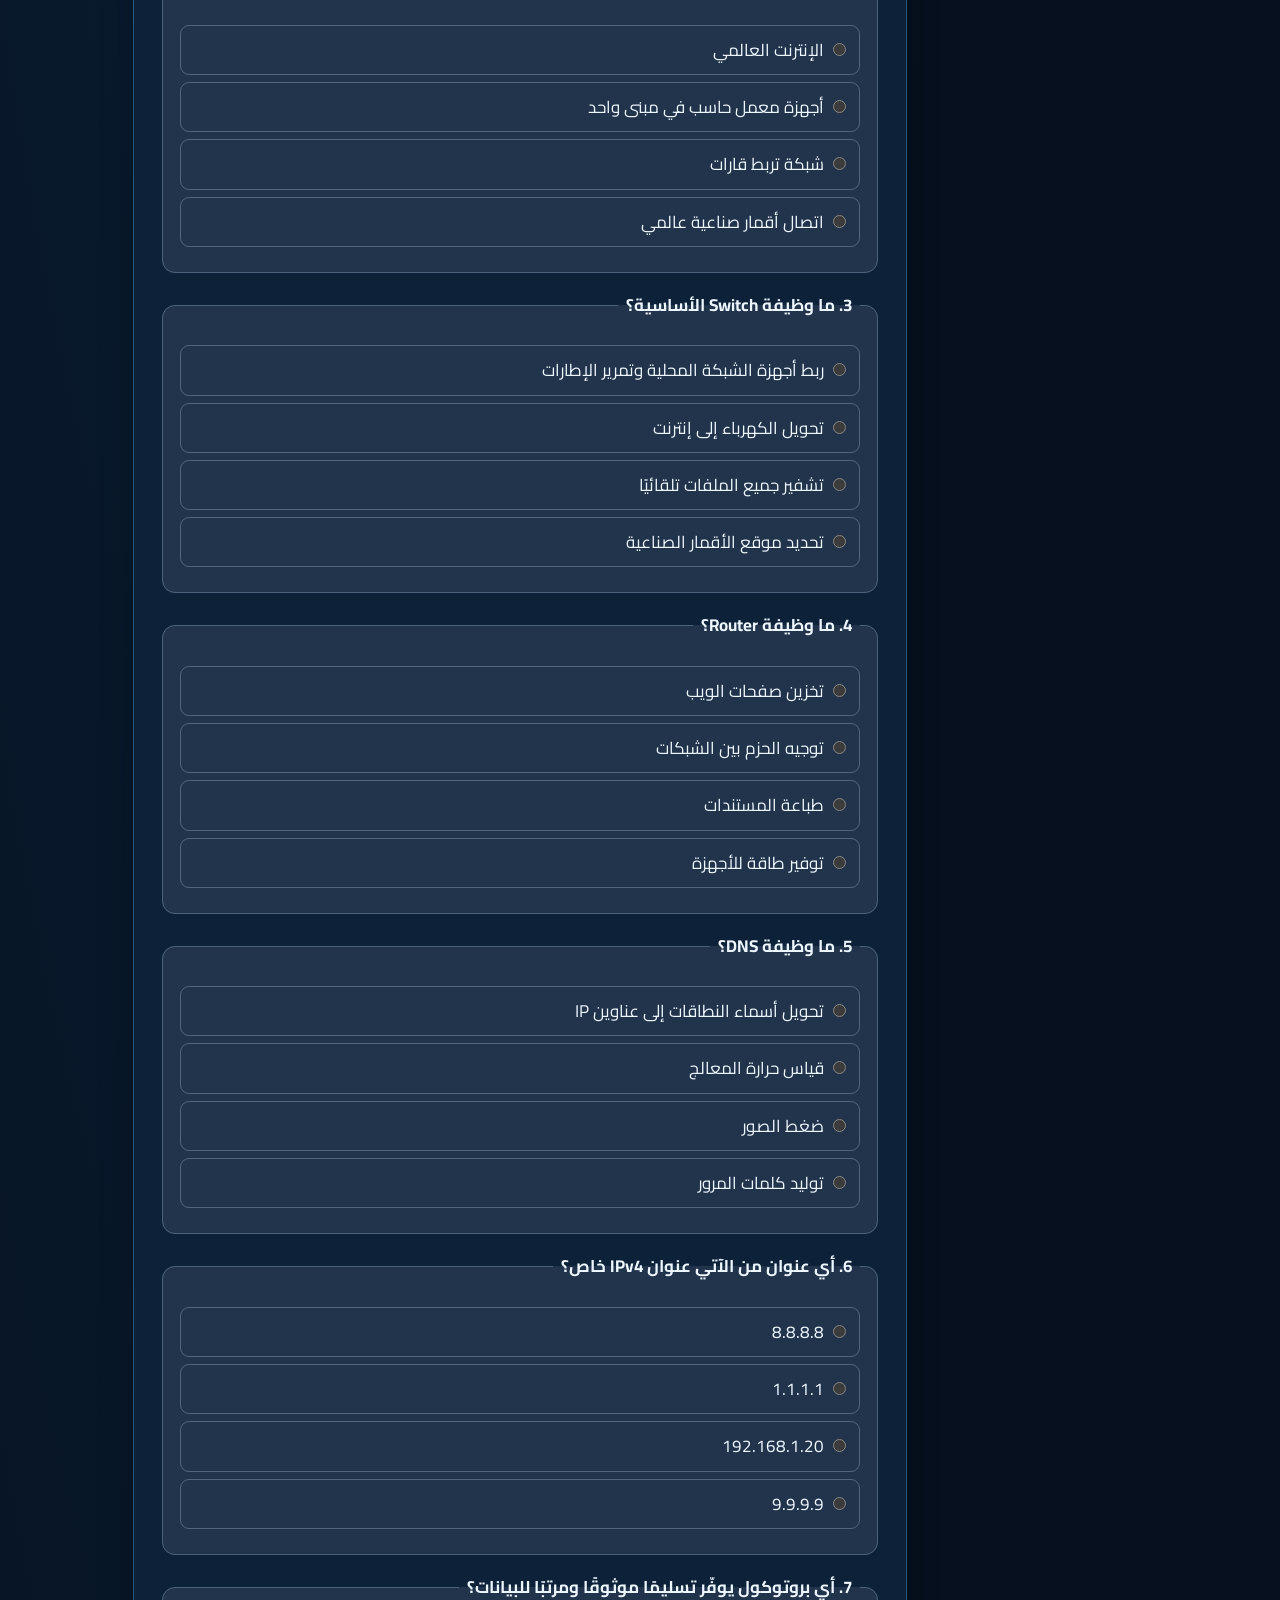
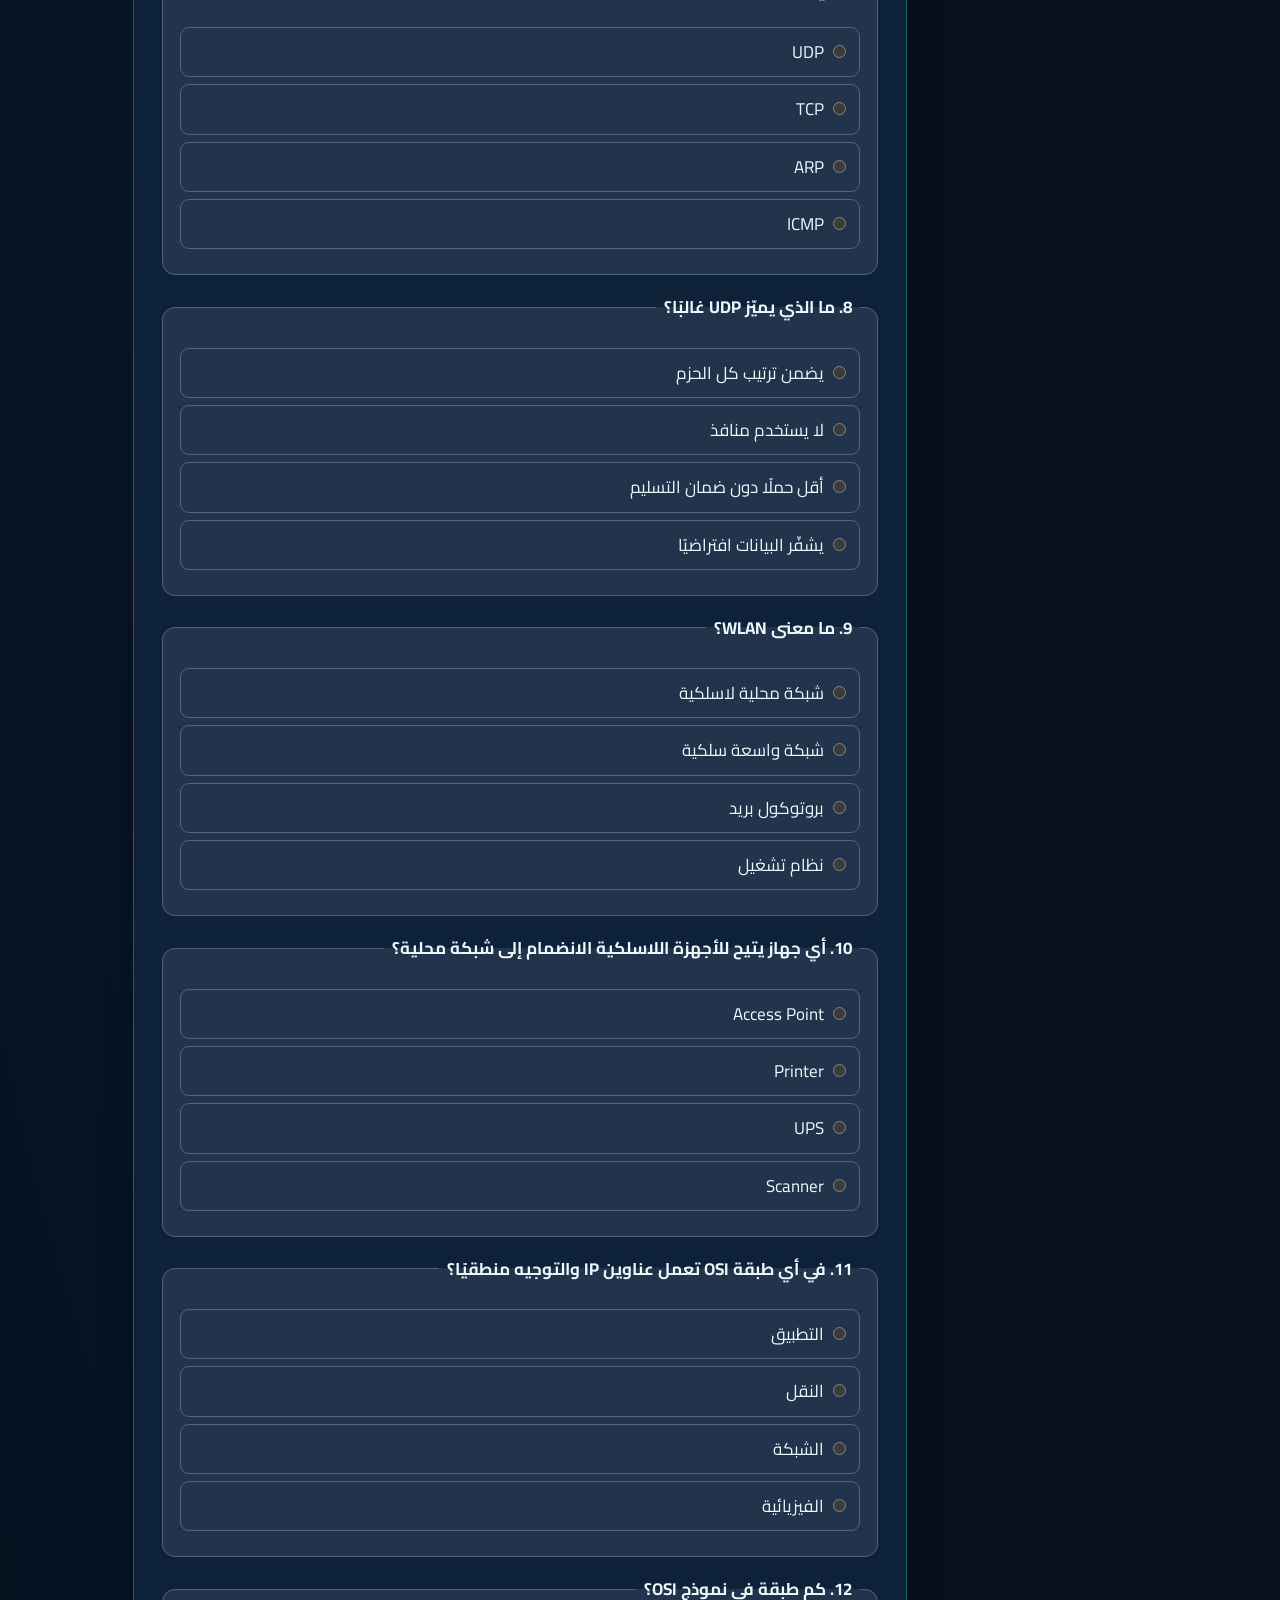
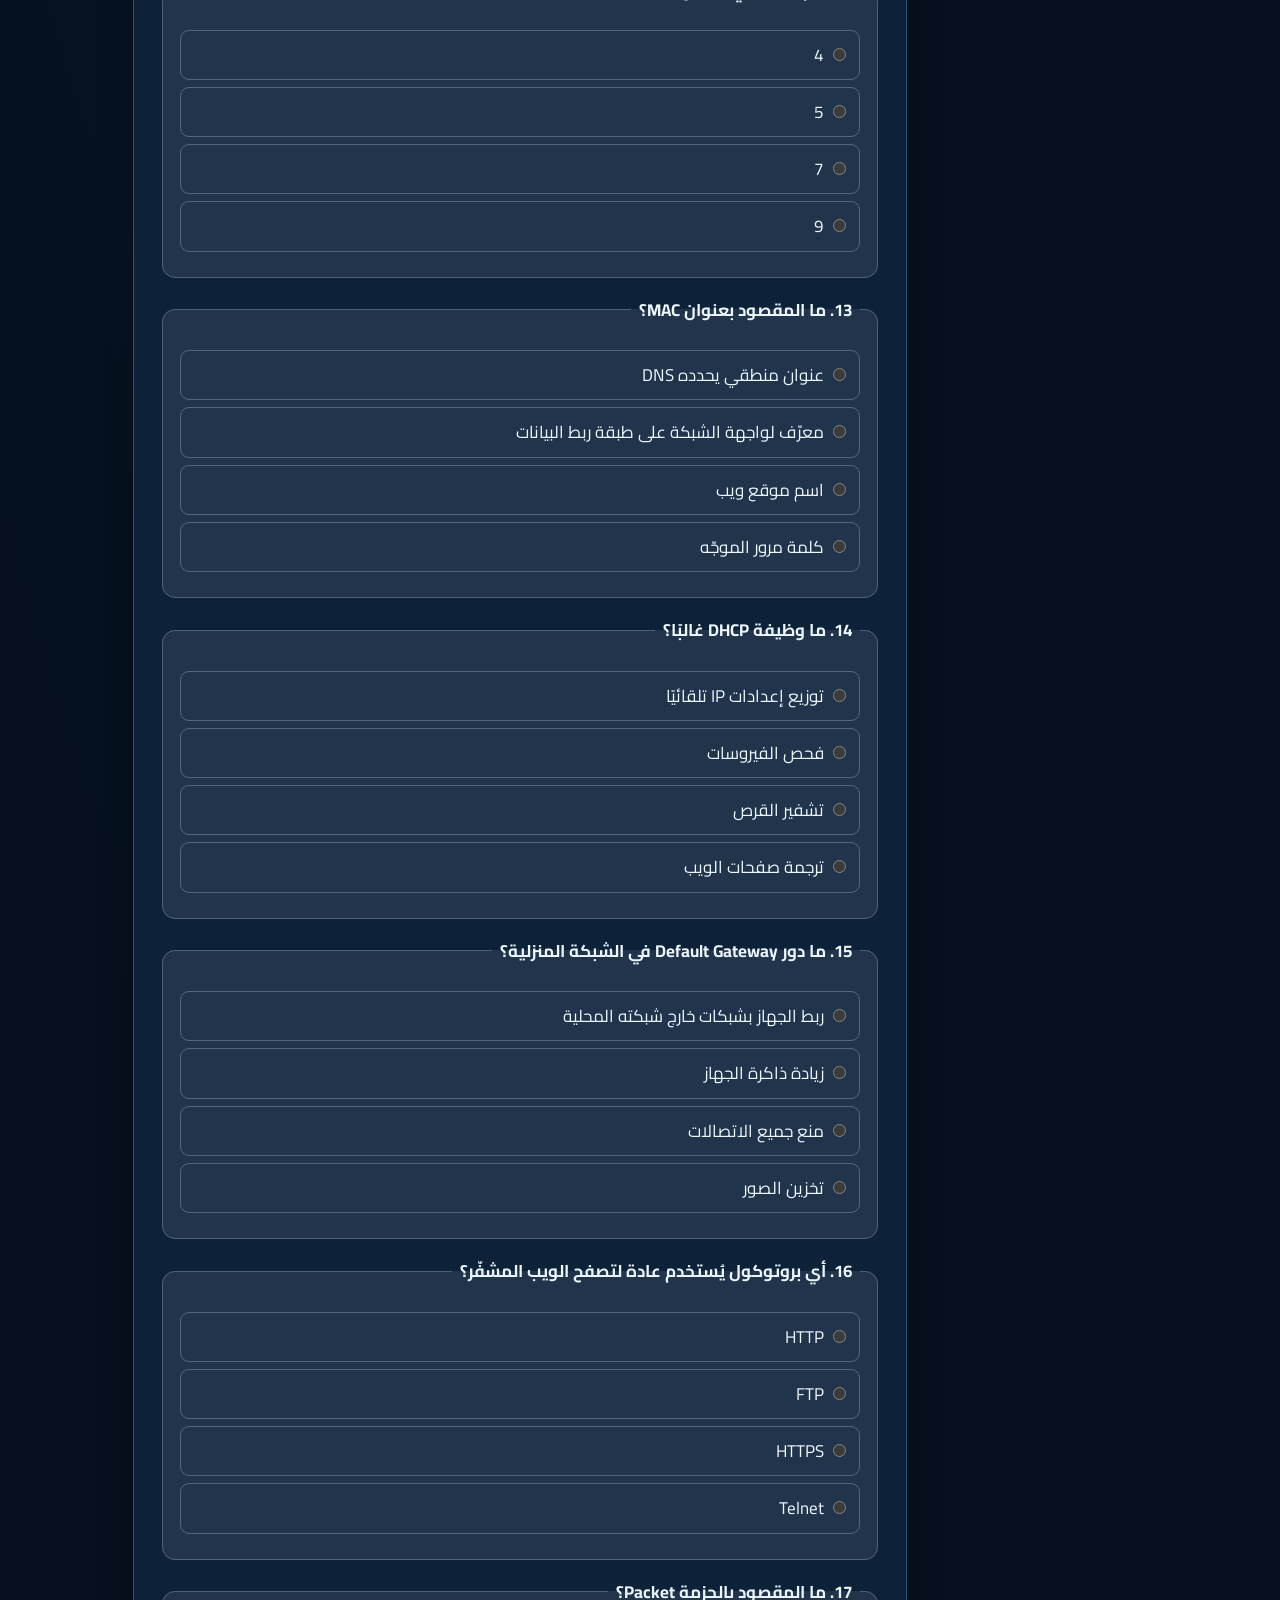
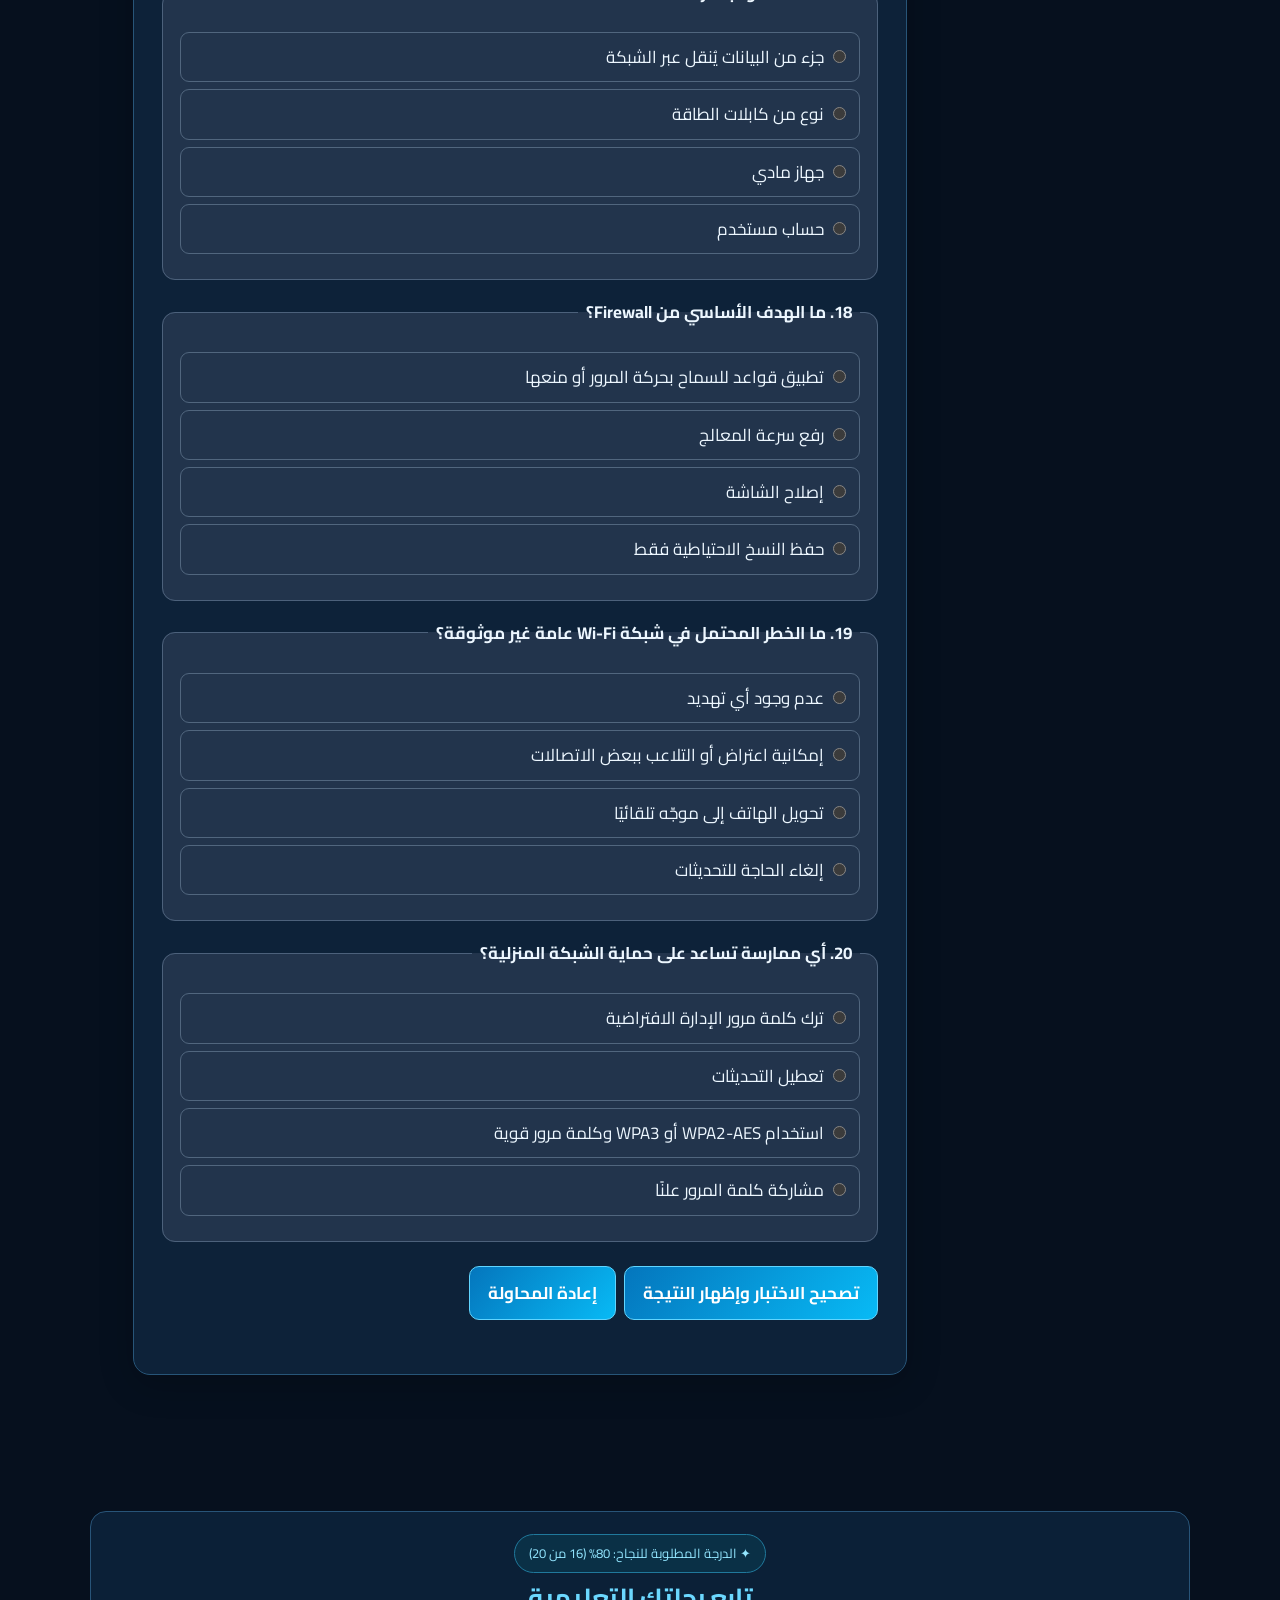
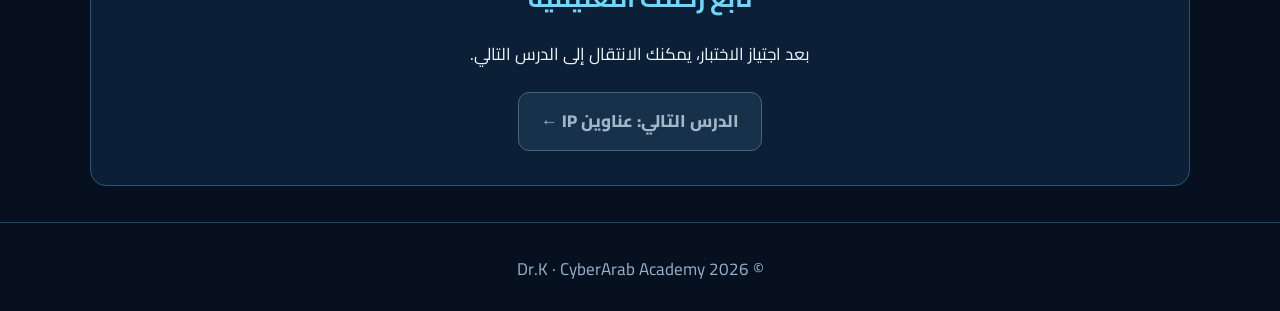
<file: network-lesson-4.html>
<!doctype html><html lang="ar" dir="rtl"><head><meta charset="utf-8"><meta name="viewport" content="width=device-width,initial-scale=1"><meta name="description" content="الدرس الرابع من CyberArab Academy: TCP وUDP مع أمثلة ورسومات وتطبيق عملي واختبار تفاعلي"><title>الدرس الرابع: TCP وUDP | CyberArab Academy</title><style>
:root{--bg:#0d1728;--panel:#1b2b43;--panel2:#223650;--text:#f4f7fc;--muted:#c0cfe1;--gold:#e9b96e;--accent:#a63861;--line:#40536d;--green:#66d4a3}*{box-sizing:border-box}html{scroll-behavior:smooth}body{margin:0;background:var(--bg);color:var(--text);font-family:Tahoma,Arial,sans-serif;line-height:1.95;font-size:17px}a{color:var(--gold)}.top{background:#15243a;border-bottom:1px solid var(--line);padding:14px max(4%,calc((100vw - 1350px)/2));display:flex;gap:20px;justify-content:space-between;flex-wrap:wrap}.top a{text-decoration:none}main{max-width:1400px;margin:28px auto;display:grid;grid-template-columns:minmax(0,1fr) 300px;gap:30px;padding:0 22px}article{min-width:0}.hero,.lesson,.sidebar{background:var(--panel);border:1px solid var(--line);border-radius:23px;padding:32px;margin-bottom:26px}.hero{background:linear-gradient(130deg,#213c5c,#1b2b43)}h1{font-size:clamp(30px,4vw,51px);margin:0 0 12px}h2{font-size:clamp(23px,2.5vw,31px);color:var(--gold);margin:0 0 22px}h3{font-size:21px}p{margin:13px 0 20px}.muted{color:var(--muted)}.chips{display:flex;gap:10px;flex-wrap:wrap;margin-top:16px}.chip{background:#304764;border-radius:50px;padding:5px 15px}.sidebar{position:sticky;top:16px;align-self:start;max-height:calc(100vh - 32px);overflow:auto}.sidebar h3{margin-top:0}.sidebar a{display:block;color:#d2e4ff;text-decoration:none;padding:9px 2px}.sidebar a:hover{color:var(--gold)}.progress{height:10px;border-radius:15px;background:#42536a;overflow:hidden}.progress span{display:block;background:var(--gold);height:100%;width:40%}.diagram{background:#112037;border:1px solid #36536c;border-radius:16px;padding:24px;display:flex;align-items:center;justify-content:center;gap:12px;flex-wrap:wrap;margin:22px 0}.node{background:#2c4563;border:2px solid var(--gold);border-radius:14px;padding:22px;text-align:center;min-width:150px;flex:1}.node small{color:var(--gold)}.arrow,.steps{color:var(--green);font-weight:bold;text-align:center}.steps{line-height:2.2;min-width:140px}.note{border-right:4px solid var(--gold);background:#14253c;padding:18px 22px;border-radius:10px;margin:22px 0}table{border-collapse:collapse;width:100%;margin:18px 0}th,td{border:1px solid var(--line);padding:12px;text-align:right}th{background:#304764;color:var(--gold)}tr:nth-child(even){background:#17273e}pre{direction:ltr;text-align:left;white-space:pre-wrap;background:#0d192c;border:1px solid var(--line);padding:18px;border-radius:12px;color:#c5f2df;overflow:auto}code{direction:ltr;unicode-bidi:isolate;background:#112037;border-radius:5px;padding:2px 6px}.question{border:1px solid var(--line);background:#17273e;border-radius:16px;padding:22px;margin:18px 0}.question h3{margin:0 0 16px}.option{display:block;border:1px solid #40536d;border-radius:10px;margin:8px 0;padding:10px 15px;cursor:pointer}.option:hover{background:#304764}.option:has(input:checked){background:#304764;border-color:var(--gold)}input[type=radio]{accent-color:var(--gold)}.question.correct{border-color:var(--green)}.question.wrong{border-color:#ef8b9a}.feedback{margin:12px 0 0;font-weight:bold}.quiz-actions{display:flex;gap:10px;flex-wrap:wrap}button{background:var(--accent);color:white;border:0;border-radius:12px;padding:12px 22px;font:inherit;font-weight:bold;cursor:pointer}button:hover{filter:brightness(1.15)}#result{color:white;text-align:center;margin:22px 0}.nav{display:flex;justify-content:space-between;gap:10px;flex-wrap:wrap;margin-bottom:40px}.nav a{background:#304764;border-radius:40px;padding:9px 16px;text-decoration:none}.footer{text-align:center;color:var(--muted);padding:20px}@media(max-width:850px){main{display:flex;flex-direction:column}.sidebar{position:static;max-height:none;order:-1}.hero,.lesson,.sidebar{padding:20px}.diagram{flex-direction:column}.node{width:100%}body{font-size:16px}}
</style><link rel="stylesheet" href="theme.css">
</head><body><div class="drk-top"><a class="drk-brand" href="index.html"><img src="drk-logo.webp" alt="شعار Dr.K"><span><b>CyberArab Academy</b><small>أكاديمية سايبر عرب</small></span></a><nav class="drk-nav"><a href="index.html">⌂ الرئيسية</a><a href="index.html#courses">▤ الدورات</a><a href="index.html#progress">◉ تقدمي</a><a href="index.html#about">ⓘ عن الأكاديمية</a></nav></div><header class="top"><strong>🛡️ CyberArab Academy | أكاديمية سايبر عرب</strong><a href="index.html">الرئيسية</a></header><main><article><div class="hero"><div class="muted">مسار أساسيات الشبكات • الدرس الرابع</div><h1>TCP وUDP: كيف تنتقل البيانات؟</h1><p>شرح عربي متدرج مع رسوم توضيحية، وأمثلة حقيقية، وتطبيق عملي آمن، واختبار 20 سؤالًا.</p><div class="chips"><span class="chip">المستوى: مبتدئ ← متوسط</span><span class="chip">المدة: 80–110 دقيقة</span><span class="chip">20 سؤال اختيار من متعدد</span></div></div><section class="lesson" id="intro"><h2>1. ما هما TCP وUDP؟</h2><p>عندما ترسل رسالة أو تفتح موقعًا، لا يكفي معرفة عنوان IP؛ نحتاج أيضًا إلى طريقة لنقل البيانات بين التطبيقات. هنا يأتي دور بروتوكولي <b>TCP (Transmission Control Protocol)</b> و<b>UDP (User Datagram Protocol)</b> في طبقة النقل <b>Transport Layer</b>.</p><div class="diagram"><div class="node">تطبيق على جهازك<br><small>Browser / Game</small></div><div class="arrow">←</div><div class="node">TCP أو UDP<br><small>Transport</small></div><div class="arrow">←</div><div class="node">IP<br><small>Network</small></div></div><p>تشبيه: TCP يشبه إرسال طرد مع تأكيد الاستلام وإعادة الإرسال عند الفقد، أما UDP فيشبه بث معلومات متتابعة دون انتظار تأكيد لكل رسالة. التشبيه للتوضيح وليس وصفًا حرفيًا لكل التطبيقات.</p></section><section class="lesson" id="ports"><h2>2. المنافذ Ports</h2><p>عنوان IP يحدد الجهاز، ورقم المنفذ <b>Port</b> يساعد على تحديد الخدمة داخل الجهاز. تتراوح أرقام المنافذ من 0 إلى 65535، ولكل من TCP وUDP مساحة منافذ مستقلة.</p><table><tr><th>الخدمة</th><th>المنفذ الشائع</th><th>البروتوكول</th></tr><tr><td>HTTP</td><td>80</td><td>TCP</td></tr><tr><td>HTTPS</td><td>443</td><td>TCP؛ وUDP لـ HTTP/3</td></tr><tr><td>DNS</td><td>53</td><td>UDP وTCP</td></tr><tr><td>SSH</td><td>22</td><td>TCP</td></tr><tr><td>DHCP</td><td>67/68</td><td>UDP</td></tr></table><p>مثال: <code>192.0.2.10:443</code> يعني عنوان الجهاز والمنفذ المقصود. عنوان 192.0.2.10 مخصص للأمثلة التعليمية.</p></section><section class="lesson" id="tcp"><h2>3. كيف يعمل TCP؟</h2><p>قبل تبادل بيانات التطبيق، ينشئ TCP اتصالًا عبر <b>Three-way Handshake</b>:</p><div class="diagram"><div class="node">العميل<br><small>Client</small></div><div class="steps">① SYN →<br>② ← SYN-ACK<br>③ ACK →</div><div class="node">الخادم<br><small>Server</small></div></div><p>بعد الاتصال يستخدم TCP أرقام تسلسل <b>Sequence Numbers</b> وتأكيدات <b>ACK</b> وإعادة إرسال <b>Retransmission</b> عند الحاجة، إضافة إلى التحكم بالتدفق <b>Flow Control</b> والتحكم بالازدحام <b>Congestion Control</b>.</p><div class="note"><b>مهم:</b> TCP يضمن تسليم تدفق البايتات بالترتيب إلى التطبيق ما دام الاتصال سليمًا؛ لكنه لا يضمن نجاح العملية التجارية أو وصول الرسالة إلى المستخدم النهائي.</div></section><section class="lesson" id="udp"><h2>4. كيف يعمل UDP؟</h2><p>UDP بروتوكول بسيط لا ينشئ اتصالًا بالمصافحة الثلاثية ولا يوفر بنفسه تأكيد استلام أو ترتيبًا أو إعادة إرسال. كل وحدة بيانات تسمى <b>Datagram</b>.</p><div class="diagram"><div class="node">المرسل</div><div class="steps">Datagram 1 →<br>Datagram 2 →<br>Datagram 3 →</div><div class="node">المستقبل</div></div><p>تستفيد منه التطبيقات التي تفضل تقليل التأخير، أو التي تنفذ بنفسها آليات الموثوقية والتشفير، مثل QUIC. وقد تضيع بعض الرزم أو تصل بترتيب مختلف.</p></section><section class="lesson" id="compare"><h2>5. مقارنة TCP وUDP</h2><table><tr><th>الخاصية</th><th>TCP</th><th>UDP</th></tr><tr><td>إنشاء اتصال</td><td>نعم</td><td>لا توجد مصافحة مدمجة</td></tr><tr><td>ترتيب البيانات</td><td>نعم</td><td>لا يضمن</td></tr><tr><td>إعادة الإرسال</td><td>مدمجة</td><td>ليست مدمجة</td></tr><tr><td>التحكم بالازدحام</td><td>مدمج</td><td>يعتمد على التطبيق</td></tr><tr><td>الترويسة الأساسية</td><td>20 بايت على الأقل</td><td>8 بايت</td></tr><tr><td>أمثلة</td><td>SSH، HTTP/1.1، HTTP/2</td><td>DNS غالبًا، DHCP، QUIC</td></tr></table><div class="note">لا نقول إن UDP أفضل دائمًا أو TCP أبطأ دائمًا؛ الأداء يعتمد على الشبكة والتطبيق وطريقة التنفيذ.</div></section><section class="lesson" id="examples"><h2>6. أمثلة من الواقع</h2><p><b>تصفح المواقع:</b> يستخدم HTTP/1.1 وHTTP/2 بروتوكول TCP عادة، بينما يستخدم HTTP/3 بروتوكول QUIC فوق UDP.</p><p><b>الألعاب المباشرة:</b> تستخدم كثير من الألعاب UDP لتحديث المواقع والحركات بسرعة، وقد تضيف موثوقية للأحداث المهمة.</p><p><b>تحميل الملفات:</b> تحتاج التطبيقات إلى سلامة البيانات؛ ويمكن توفيرها عبر TCP أو عبر بروتوكول تطبيقي موثوق مبني فوق UDP.</p><p><b>DNS:</b> غالبًا يبدأ استعلام DNS التقليدي عبر UDP، وقد يستخدم TCP بحسب الحالة.</p></section><section class="lesson" id="security"><h2>7. TCP وUDP في الأمن السيبراني</h2><p>في تحليل حركة الشبكة <b>Traffic Analysis</b>، تساعدك معرفة البروتوكول والمنافذ والحالة على فهم الاتصالات الطبيعية والمريبة.</p><table><tr><th>ملاحظة</th><th>تفسير محتمل</th><th>ما الذي تتحقق منه؟</th></tr><tr><td>عدد كبير من SYN دون إكمال الاتصال</td><td>ضغط على الخدمة أو SYN flood محتمل</td><td>المعدل والمصدر وسجلات الخادم</td></tr><tr><td>حركة UDP كثيفة</td><td>بث مشروع أو إساءة استخدام محتملة</td><td>الوجهة والمنفذ والحجم والسياق</td></tr><tr><td>اتصال بمنفذ غير معتاد</td><td>خدمة مخصصة أو نشاط مريب</td><td>العملية المالكة للمنفذ والتصريح</td></tr></table><div class="note"><b>قاعدة مهمة:</b> المنفذ وحده لا يثبت نوع التطبيق أو وجود هجوم؛ يجب تحليل السياق. ولا تفحص أجهزة أو شبكات لا تملكها أو ليس لديك إذن صريح بفحصها.</div></section><section class="lesson" id="lab"><h2>8. تطبيق عملي آمن على جهازك</h2><p>افتح الطرفية على جهازك فقط. الأوامر التالية للعرض والفحص المحلي، ولا تحتاج إلى صلاحيات إدارية في المعتاد.</p><h3>Windows — Command Prompt</h3><pre>netstat -ano
netstat -an -p tcp
netstat -an -p udp</pre><p>لاحظ عمود <b>Local Address</b> و<b>Foreign Address</b> وحالة TCP مثل <code>LISTENING</code> و<code>ESTABLISHED</code>. يظهر PID لتحديد العملية.</p><h3>Linux — Terminal</h3><pre>ss -tuln
ss -tan
ss -uan</pre><p>الخيار <code>-t</code> لـ TCP و<code>-u</code> لـ UDP و<code>-l</code> للمستمع و<code>-n</code> لعرض الأرقام.</p><h3>تجربة إضافية: المتصفح</h3><p>افتح أدوات المطور في المتصفح ثم Network وتحقق من عمود Protocol إن كان ظاهرًا؛ قد ترى h2 (HTTP/2) أو h3 (HTTP/3).</p><div class="note"><b>سجل ملاحظتك:</b> اختر منفذًا واحدًا ظهر في جهازك، واكتب رقم المنفذ والبروتوكول والحالة، ثم فكر: ما التطبيق الذي قد يستخدمه؟</div></section><section class="lesson" id="diagnose"><h2>9. تشخيص الأعطال</h2><p>عند تعطل تطبيق، اسأل بالترتيب: هل الجهاز متصل بالشبكة؟ هل يعمل DNS؟ هل المنفذ صحيح؟ هل الخدمة تستمع؟ هل يمنع جدار الحماية الاتصال؟ هل المشكلة فقد حزم أو تأخير؟</p><table><tr><th>العرض</th><th>احتمال</th><th>خطوة آمنة</th></tr><tr><td>رفض اتصال TCP فورًا</td><td>الخدمة لا تستمع أو ترفض الاتصال</td><td>افحص الخدمة محليًا وراجع المنفذ</td></tr><tr><td>انتهاء مهلة الاتصال</td><td>فقد رزم أو ترشيح أو انقطاع</td><td>راجع الاتصال والجدار الناري</td></tr><tr><td>تقطيع مكالمة</td><td>Jitter أو Packet Loss</td><td>جرّب اتصالًا أكثر استقرارًا</td></tr></table></section><section class="lesson" id="quiz"><h2>10. اختبار تفاعلي — 20 سؤالًا</h2><p>اختر الإجابات ثم اضغط <b>تصحيح الإجابات</b>. يمكنك تصحيح إجابات جزئية أو إعادة المحاولة. كل سؤال بدرجة واحدة.</p><div class="question" id="qbox1" data-answer="1"><h3>1. في أي طبقة من نموذج TCP/IP يعمل TCP وUDP؟</h3><label class="option"><input type="radio" name="q1" value="0"> التطبيق</label><label class="option"><input type="radio" name="q1" value="1"> النقل</label><label class="option"><input type="radio" name="q1" value="2"> الإنترنت</label><label class="option"><input type="radio" name="q1" value="3"> الوصول للشبكة</label><p class="feedback" id="feedback1" aria-live="polite"></p></div><div class="question" id="qbox2" data-answer="2"><h3>2. أي بروتوكول يعتمد على إنشاء اتصال قبل إرسال البيانات؟</h3><label class="option"><input type="radio" name="q2" value="0"> UDP</label><label class="option"><input type="radio" name="q2" value="1"> ICMP</label><label class="option"><input type="radio" name="q2" value="2"> TCP</label><label class="option"><input type="radio" name="q2" value="3"> ARP</label><p class="feedback" id="feedback2" aria-live="polite"></p></div><div class="question" id="qbox3" data-answer="0"><h3>3. ماذا تعني SYN في المصافحة الثلاثية؟</h3><label class="option"><input type="radio" name="q3" value="0"> طلب بدء الاتصال</label><label class="option"><input type="radio" name="q3" value="1"> إغلاق الاتصال</label><label class="option"><input type="radio" name="q3" value="2"> تشفير البيانات</label><label class="option"><input type="radio" name="q3" value="3"> اختيار DNS</label><p class="feedback" id="feedback3" aria-live="polite"></p></div><div class="question" id="qbox4" data-answer="1"><h3>4. ما الترتيب الصحيح للمصافحة الثلاثية؟</h3><label class="option"><input type="radio" name="q4" value="0"> ACK ثم SYN ثم FIN</label><label class="option"><input type="radio" name="q4" value="1"> SYN ثم SYN-ACK ثم ACK</label><label class="option"><input type="radio" name="q4" value="2"> SYN ثم FIN ثم ACK</label><label class="option"><input type="radio" name="q4" value="3"> UDP ثم TCP ثم ACK</label><p class="feedback" id="feedback4" aria-live="polite"></p></div><div class="question" id="qbox5" data-answer="2"><h3>5. أي بروتوكول لا يضمن وصول الحزم أو ترتيبها بنفسه؟</h3><label class="option"><input type="radio" name="q5" value="0"> TCP</label><label class="option"><input type="radio" name="q5" value="1"> TLS</label><label class="option"><input type="radio" name="q5" value="2"> UDP</label><label class="option"><input type="radio" name="q5" value="3"> SSH</label><p class="feedback" id="feedback5" aria-live="polite"></p></div><div class="question" id="qbox6" data-answer="0"><h3>6. ما وظيفة رقم المنفذ Port؟</h3><label class="option"><input type="radio" name="q6" value="0"> تحديد التطبيق أو الخدمة</label><label class="option"><input type="radio" name="q6" value="1"> تحديد عنوان MAC</label><label class="option"><input type="radio" name="q6" value="2"> تحديد دولة الخادم</label><label class="option"><input type="radio" name="q6" value="3"> تشفير الاتصال</label><p class="feedback" id="feedback6" aria-live="polite"></p></div><div class="question" id="qbox7" data-answer="3"><h3>7. ما المنفذ الافتراضي لخدمة HTTPS؟</h3><label class="option"><input type="radio" name="q7" value="0"> 22</label><label class="option"><input type="radio" name="q7" value="1"> 53</label><label class="option"><input type="radio" name="q7" value="2"> 80</label><label class="option"><input type="radio" name="q7" value="3"> 443</label><p class="feedback" id="feedback7" aria-live="polite"></p></div><div class="question" id="qbox8" data-answer="0"><h3>8. أي خدمة تستخدم عادة المنفذ 53؟</h3><label class="option"><input type="radio" name="q8" value="0"> DNS</label><label class="option"><input type="radio" name="q8" value="1"> SSH</label><label class="option"><input type="radio" name="q8" value="2"> SMTP</label><label class="option"><input type="radio" name="q8" value="3"> RDP</label><p class="feedback" id="feedback8" aria-live="polite"></p></div><div class="question" id="qbox9" data-answer="0"><h3>9. ما وظيفة ACK في TCP؟</h3><label class="option"><input type="radio" name="q9" value="0"> تأكيد استلام البيانات</label><label class="option"><input type="radio" name="q9" value="1"> حذف عنوان IP</label><label class="option"><input type="radio" name="q9" value="2"> تغيير المنفذ</label><label class="option"><input type="radio" name="q9" value="3"> تشغيل الجدار الناري</label><p class="feedback" id="feedback9" aria-live="polite"></p></div><div class="question" id="qbox10" data-answer="1"><h3>10. لماذا يعيد TCP إرسال بعض المقاطع؟</h3><label class="option"><input type="radio" name="q10" value="0"> لتغيير عنوان IP</label><label class="option"><input type="radio" name="q10" value="1"> عند فقدها أو غياب التأكيد</label><label class="option"><input type="radio" name="q10" value="2"> لتقليل حجم القرص</label><label class="option"><input type="radio" name="q10" value="3"> لإنشاء DNS</label><p class="feedback" id="feedback10" aria-live="polite"></p></div><div class="question" id="qbox11" data-answer="0"><h3>11. أي خيار غالبًا أنسب لمكالمة صوتية حية؟</h3><label class="option"><input type="radio" name="q11" value="0"> UDP مع آليات تطبيق مناسبة</label><label class="option"><input type="radio" name="q11" value="1"> FTP فقط</label><label class="option"><input type="radio" name="q11" value="2"> SMTP</label><label class="option"><input type="radio" name="q11" value="3"> لا يمكن استخدام الشبكة</label><p class="feedback" id="feedback11" aria-live="polite"></p></div><div class="question" id="qbox12" data-answer="1"><h3>12. ما المقصود بـ Latency؟</h3><label class="option"><input type="radio" name="q12" value="0"> سعة القرص</label><label class="option"><input type="radio" name="q12" value="1"> زمن التأخير</label><label class="option"><input type="radio" name="q12" value="2"> عدد المستخدمين</label><label class="option"><input type="radio" name="q12" value="3"> نوع عنوان IP</label><p class="feedback" id="feedback12" aria-live="polite"></p></div><div class="question" id="qbox13" data-answer="0"><h3>13. ما المقصود بـ Packet Loss؟</h3><label class="option"><input type="radio" name="q13" value="0"> فقد بعض الحزم</label><label class="option"><input type="radio" name="q13" value="1"> زيادة الذاكرة</label><label class="option"><input type="radio" name="q13" value="2"> إغلاق المتصفح</label><label class="option"><input type="radio" name="q13" value="3"> تغيير كلمة المرور</label><p class="feedback" id="feedback13" aria-live="polite"></p></div><div class="question" id="qbox14" data-answer="2"><h3>14. أي عبارة صحيحة عن UDP؟</h3><label class="option"><input type="radio" name="q14" value="0"> أسرع دائمًا في كل حالة</label><label class="option"><input type="radio" name="q14" value="1"> يضمن الترتيب</label><label class="option"><input type="radio" name="q14" value="2"> أقل في آليات التحكم المدمجة من TCP</label><label class="option"><input type="radio" name="q14" value="3"> لا يعمل على الإنترنت</label><p class="feedback" id="feedback14" aria-live="polite"></p></div><div class="question" id="qbox15" data-answer="0"><h3>15. ما وظيفة TCP Flow Control؟</h3><label class="option"><input type="radio" name="q15" value="0"> منع إغراق المستقبل ببيانات تفوق قدرته</label><label class="option"><input type="radio" name="q15" value="1"> حظر جميع المواقع</label><label class="option"><input type="radio" name="q15" value="2"> تشفير الملفات</label><label class="option"><input type="radio" name="q15" value="3"> تحديد اسم النطاق</label><p class="feedback" id="feedback15" aria-live="polite"></p></div><div class="question" id="qbox16" data-answer="0"><h3>16. أي أمر على Windows يعرض اتصالات TCP والمنافذ؟</h3><label class="option"><input type="radio" name="q16" value="0"> netstat -ano</label><label class="option"><input type="radio" name="q16" value="1"> format c:</label><label class="option"><input type="radio" name="q16" value="2"> shutdown /s</label><label class="option"><input type="radio" name="q16" value="3"> ipconfig /flushdns فقط</label><p class="feedback" id="feedback16" aria-live="polite"></p></div><div class="question" id="qbox17" data-answer="0"><h3>17. أي أمر على Linux يعرض مقابس TCP وUDP؟</h3><label class="option"><input type="radio" name="q17" value="0"> ss -tuln</label><label class="option"><input type="radio" name="q17" value="1"> rm -rf /</label><label class="option"><input type="radio" name="q17" value="2"> passwd</label><label class="option"><input type="radio" name="q17" value="3"> reboot</label><p class="feedback" id="feedback17" aria-live="polite"></p></div><div class="question" id="qbox18" data-answer="0"><h3>18. ما المقصود بـ FIN في TCP؟</h3><label class="option"><input type="radio" name="q18" value="0"> طلب إنهاء الاتصال بطريقة منظمة</label><label class="option"><input type="radio" name="q18" value="1"> بدء DNS</label><label class="option"><input type="radio" name="q18" value="2"> تغيير MAC</label><label class="option"><input type="radio" name="q18" value="3"> فحص الفيروسات</label><p class="feedback" id="feedback18" aria-live="polite"></p></div><div class="question" id="qbox19" data-answer="1"><h3>19. هل استخدام UDP يعني أن التطبيق غير آمن بالضرورة؟</h3><label class="option"><input type="radio" name="q19" value="0"> نعم دائمًا</label><label class="option"><input type="radio" name="q19" value="1"> لا، يمكن إضافة حماية مثل QUIC/TLS</label><label class="option"><input type="radio" name="q19" value="2"> لا يمكن تشفير UDP</label><label class="option"><input type="radio" name="q19" value="3"> UDP يمنع كل الهجمات</label><p class="feedback" id="feedback19" aria-live="polite"></p></div><div class="question" id="qbox20" data-answer="2"><h3>20. ما البروتوكول الناقل الأساسي لـ HTTP/3؟</h3><label class="option"><input type="radio" name="q20" value="0"> TCP فقط</label><label class="option"><input type="radio" name="q20" value="1"> ICMP</label><label class="option"><input type="radio" name="q20" value="2"> QUIC فوق UDP</label><label class="option"><input type="radio" name="q20" value="3"> ARP</label><p class="feedback" id="feedback20" aria-live="polite"></p></div><div class="quiz-actions"><button type="button" onclick="grade()">تصحيح الإجابات</button><button type="button" onclick="resetQuiz()">إعادة المحاولة</button></div><h2 id="result" aria-live="polite"></h2></section><nav class="nav"><a href="network-lesson-3.html">→ الدرس السابق: DNS</a><a href="network-lesson-5.html" aria-disabled="false" title="قريبًا">الدرس التالي: DHCP ←</a></nav></article><aside class="sidebar"><h3>📚 محتويات الدرس</h3><p class="muted">الدرس 4 من 10</p><div class="progress"><span></span></div><a href="#intro">1. ما هما TCP وUDP؟</a><a href="#ports">2. المنافذ Ports</a><a href="#tcp">3. كيف يعمل TCP؟</a><a href="#udp">4. كيف يعمل UDP؟</a><a href="#compare">5. مقارنة عملية</a><a href="#examples">6. أمثلة من الواقع</a><a href="#security">7. منظور الأمن السيبراني</a><a href="#lab">8. تطبيق عملي</a><a href="#diagnose">9. تشخيص الأعطال</a><a href="#quiz">10. اختبار 20 سؤالًا</a></aside></main><footer class="footer">CyberArab Academy — محتوى تعليمي في الشبكات والأمن السيبراني</footer><script>const answers=[{"correct": 1, "answer": "النقل", "explain": "كلاهما يعمل في طبقة النقل Transport Layer."}, {"correct": 2, "answer": "TCP", "explain": "TCP بروتوكول قائم على الاتصال Connection-oriented."}, {"correct": 0, "answer": "طلب بدء الاتصال", "explain": "SYN تبدأ عملية مزامنة أرقام التسلسل."}, {"correct": 1, "answer": "SYN ثم SYN-ACK ثم ACK", "explain": "هذه خطوات TCP Three-way Handshake."}, {"correct": 2, "answer": "UDP", "explain": "UDP يرسل Datagrams دون آليات ضمان تسليم مدمجة."}, {"correct": 0, "answer": "تحديد التطبيق أو الخدمة", "explain": "رقم المنفذ يساعد نظام التشغيل على إيصال البيانات إلى الخدمة المناسبة."}, {"correct": 3, "answer": "443", "explain": "HTTPS يستخدم عادة TCP 443، ويمكن لـ HTTP/3 استخدام UDP 443."}, {"correct": 0, "answer": "DNS", "explain": "DNS يستخدم غالبًا UDP 53 وقد يستخدم TCP 53."}, {"correct": 0, "answer": "تأكيد استلام البيانات", "explain": "ACK هو إقرار الاستلام Acknowledgment."}, {"correct": 1, "answer": "عند فقدها أو غياب التأكيد", "explain": "إعادة الإرسال تساعد على تحقيق نقل موثوق."}, {"correct": 0, "answer": "UDP مع آليات تطبيق مناسبة", "explain": "تقليل التأخير مهم في الاتصالات الحية، وتضيف التطبيقات ما تحتاجه من تعافٍ."}, {"correct": 1, "answer": "زمن التأخير", "explain": "Latency هو الزمن الذي تستغرقه البيانات للانتقال أو الاستجابة."}, {"correct": 0, "answer": "فقد بعض الحزم", "explain": "فقد الحزم قد يسبب تقطيعًا أو إعادة إرسال."}, {"correct": 2, "answer": "أقل في آليات التحكم المدمجة من TCP", "explain": "UDP أبسط لكنه ليس بالضرورة الأسرع في جميع التطبيقات."}, {"correct": 0, "answer": "منع إغراق المستقبل ببيانات تفوق قدرته", "explain": "التحكم بالتدفق يراعي قدرة الطرف المستقبل."}, {"correct": 0, "answer": "netstat -ano", "explain": "netstat -ano يعرض الاتصالات وأرقام العمليات؛ وهو أمر قراءة."}, {"correct": 0, "answer": "ss -tuln", "explain": "ss -tuln يعرض المنافذ المستمعة TCP/UDP دون حل الأسماء."}, {"correct": 0, "answer": "طلب إنهاء الاتصال بطريقة منظمة", "explain": "FIN يستخدم لإنهاء اتجاه من اتصال TCP بصورة منظمة."}, {"correct": 1, "answer": "لا، يمكن إضافة حماية مثل QUIC/TLS", "explain": "يمكن للتطبيقات بناء تشفير وموثوقية فوق UDP مثل QUIC."}, {"correct": 2, "answer": "QUIC فوق UDP", "explain": "HTTP/3 يستخدم QUIC الذي يعمل فوق UDP."}];
function grade(){let score=0,answered=0;for(let i=1;i<=answers.length;i++){const box=document.getElementById('qbox'+i),selected=box.querySelector('input:checked'),feedback=document.getElementById('feedback'+i),info=answers[i-1];box.classList.remove('correct','wrong');if(selected){answered++;if(Number(selected.value)===info.correct){score++;box.classList.add('correct');feedback.textContent='✓ إجابة صحيحة. '+info.explain}else{box.classList.add('wrong');feedback.textContent='✗ الإجابة الصحيحة: '+info.answer+'. '+info.explain}}else{feedback.textContent='لم تجب عن هذا السؤال. الإجابة الصحيحة: '+info.answer+'. '+info.explain}}document.getElementById('result').textContent='النتيجة: '+score+' / '+answers.length+' ('+Math.round(score/answers.length*100)+'%) — أجبت عن '+answered+' سؤالًا.'}
function resetQuiz(){document.querySelectorAll('.question input').forEach(e=>e.checked=false);document.querySelectorAll('.question').forEach(e=>e.classList.remove('correct','wrong'));document.querySelectorAll('.feedback').forEach(e=>e.textContent='');document.getElementById('result').textContent='';document.getElementById('quiz').scrollIntoView({behavior:'smooth'})}
</script><section class="drk-end"><span class="drk-status">✦ الدرجة المطلوبة للنجاح: 80% (16 من 20)</span><h2>تابع رحلتك التعليمية</h2><p>بعد اجتياز الاختبار، يمكنك الانتقال إلى الدرس التالي.</p><a class="drk-next" data-lock="5" href="network-lesson-5.html">الدرس التالي: بروتوكول DHCP ←</a></section><footer class="drk-footer">© 2026 Dr.K · CyberArab Academy</footer><script src="academy.js" defer></script></body></html>
</file>
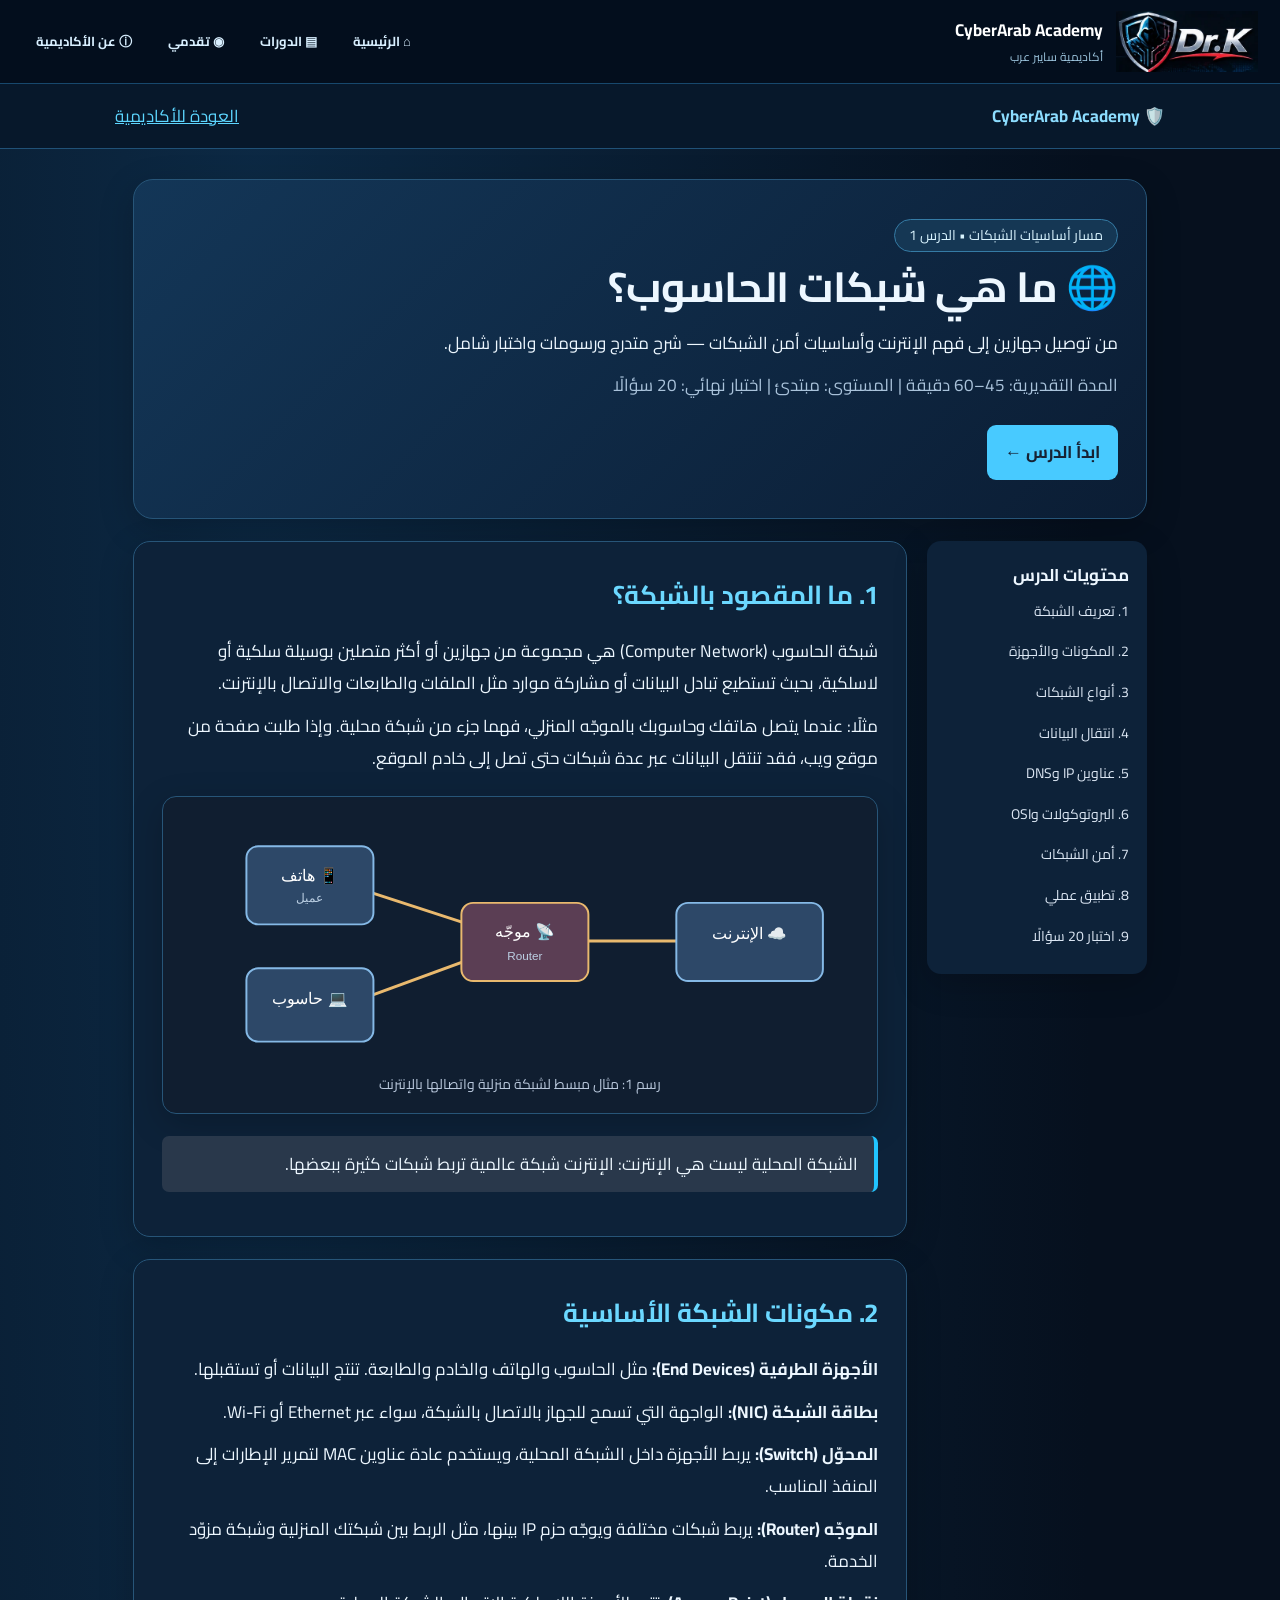
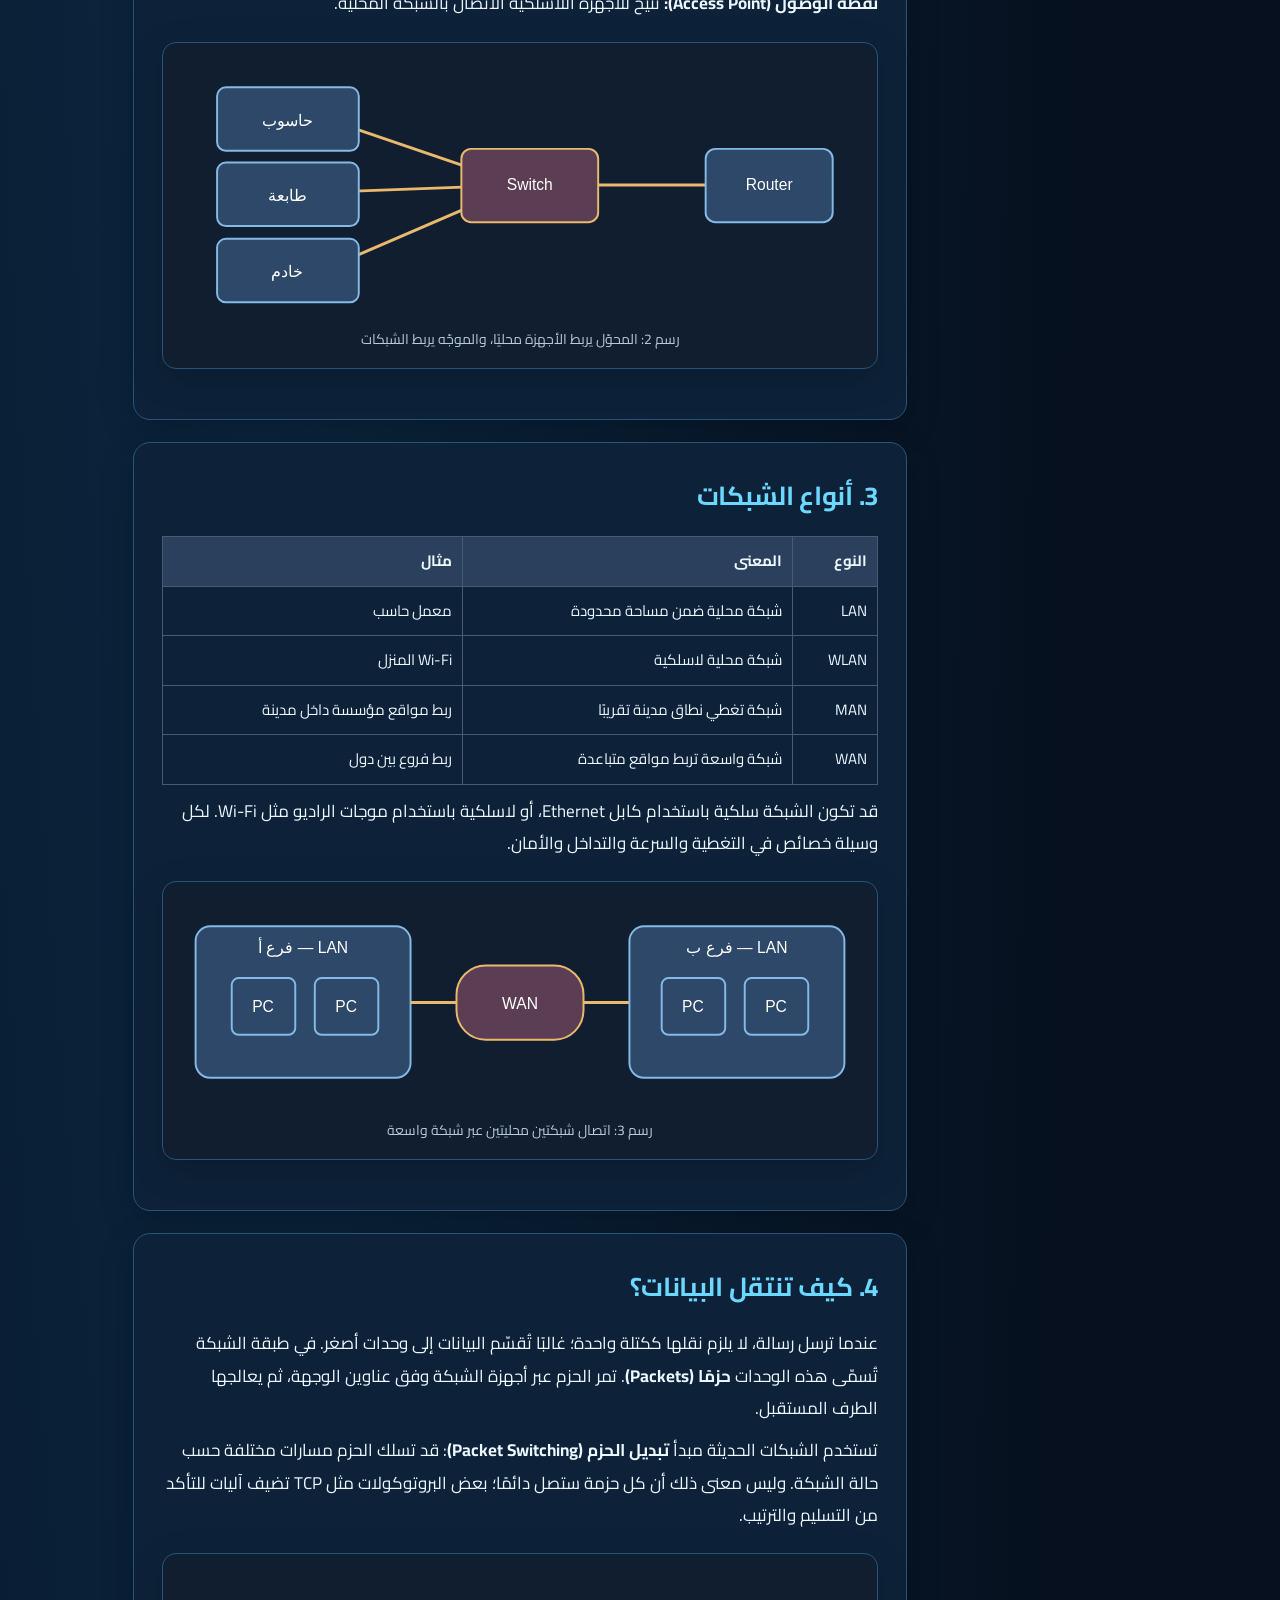
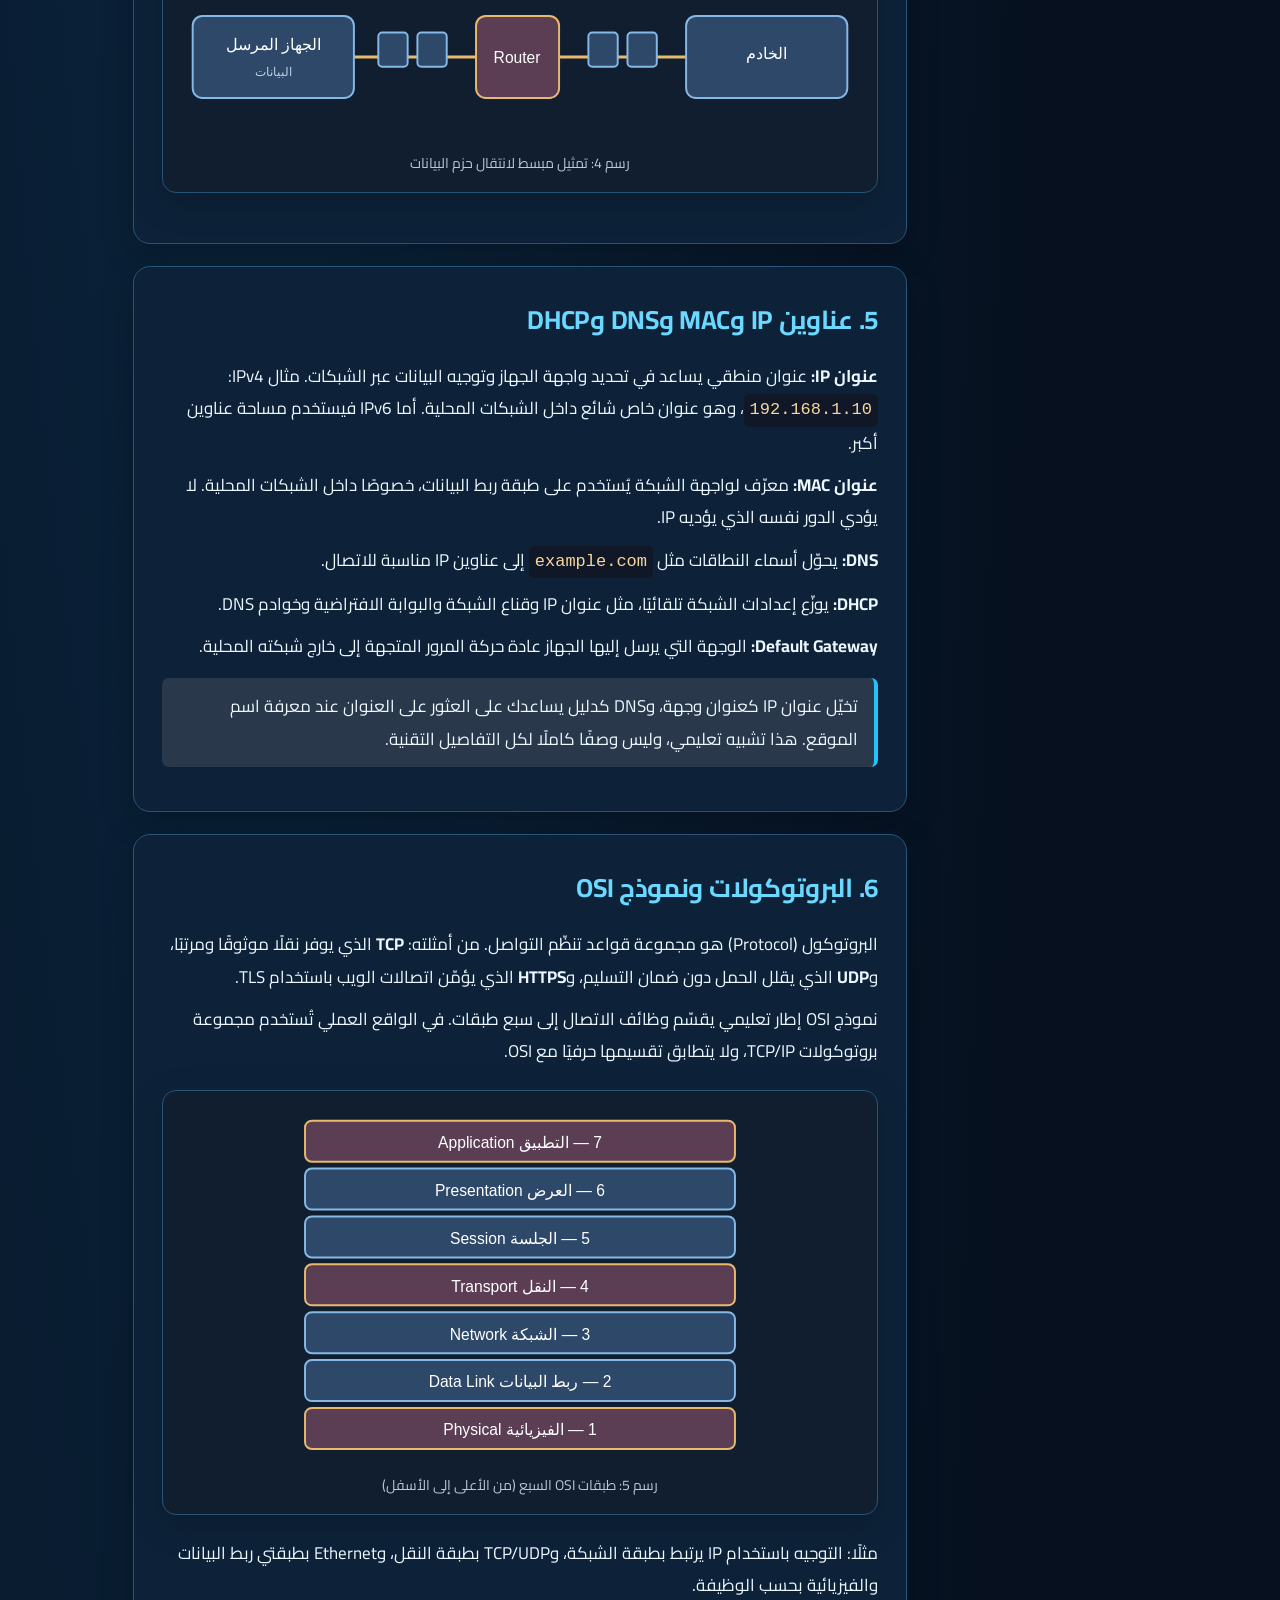
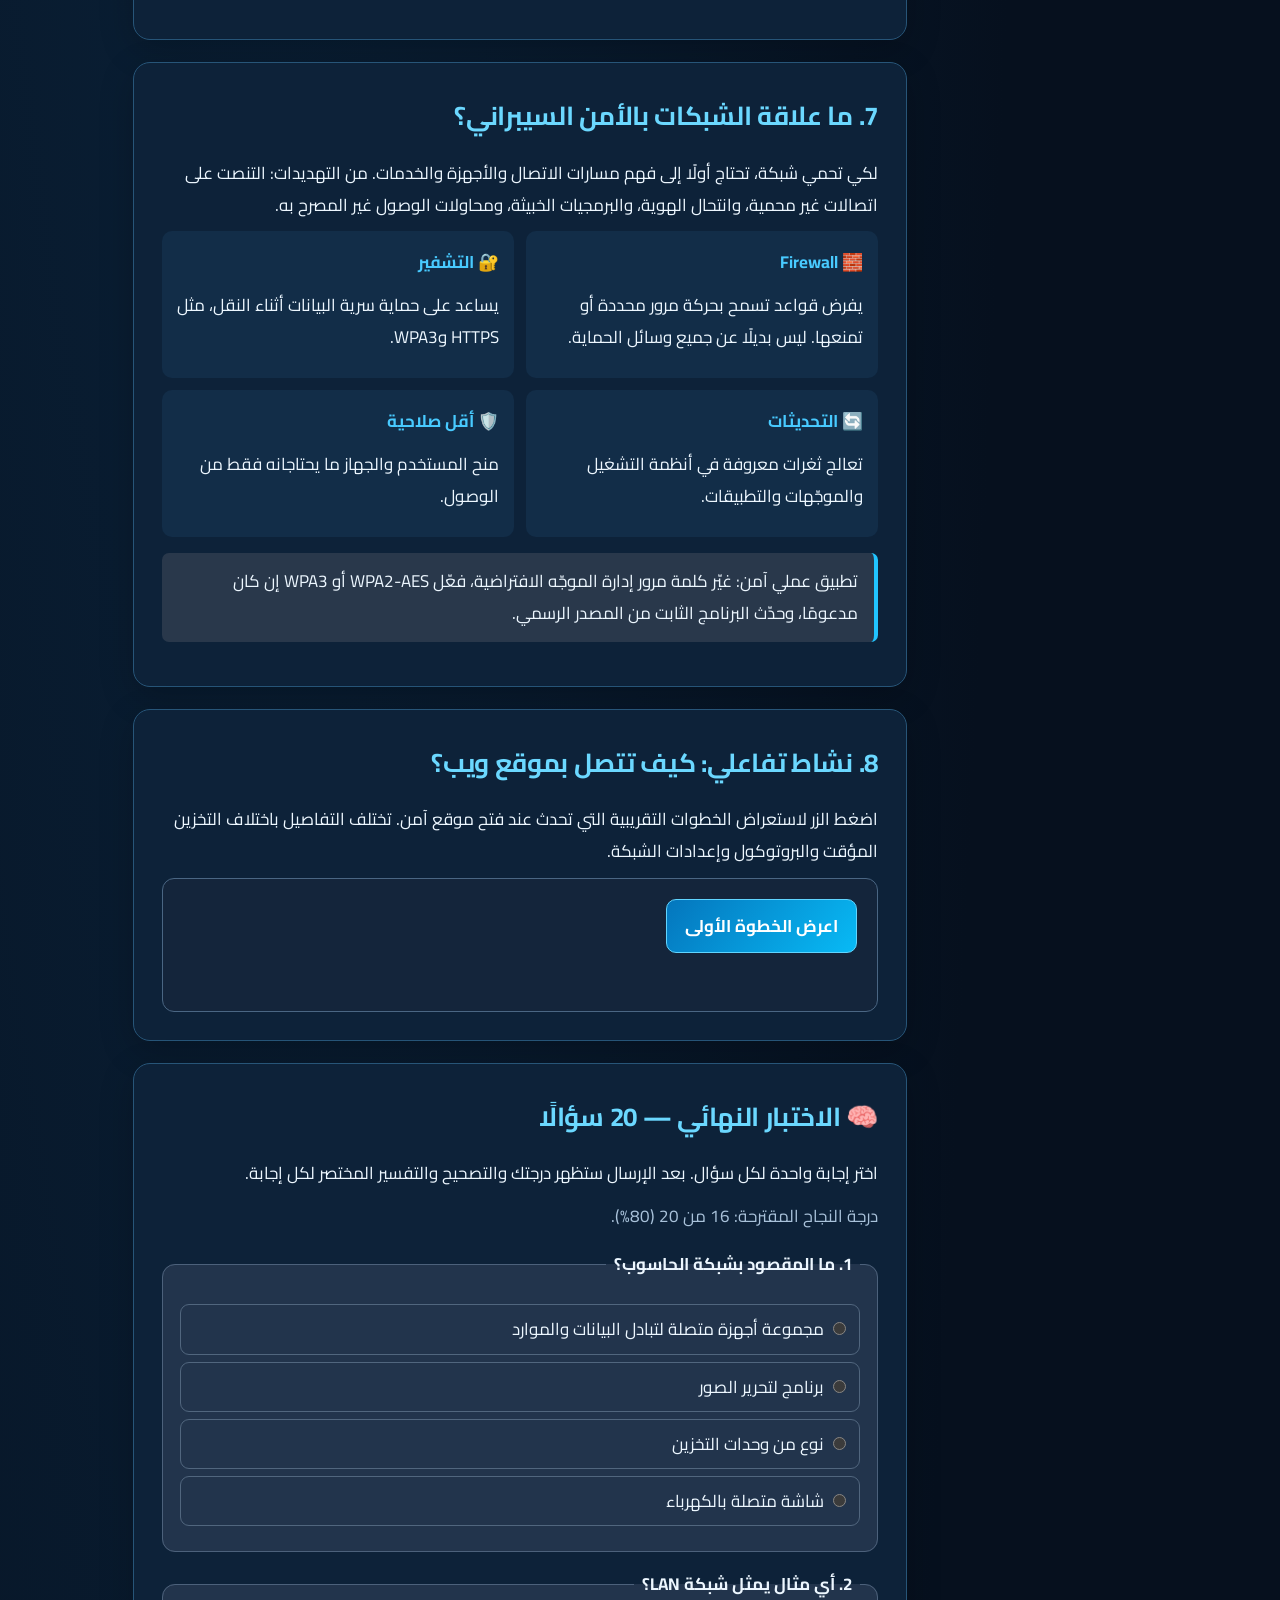
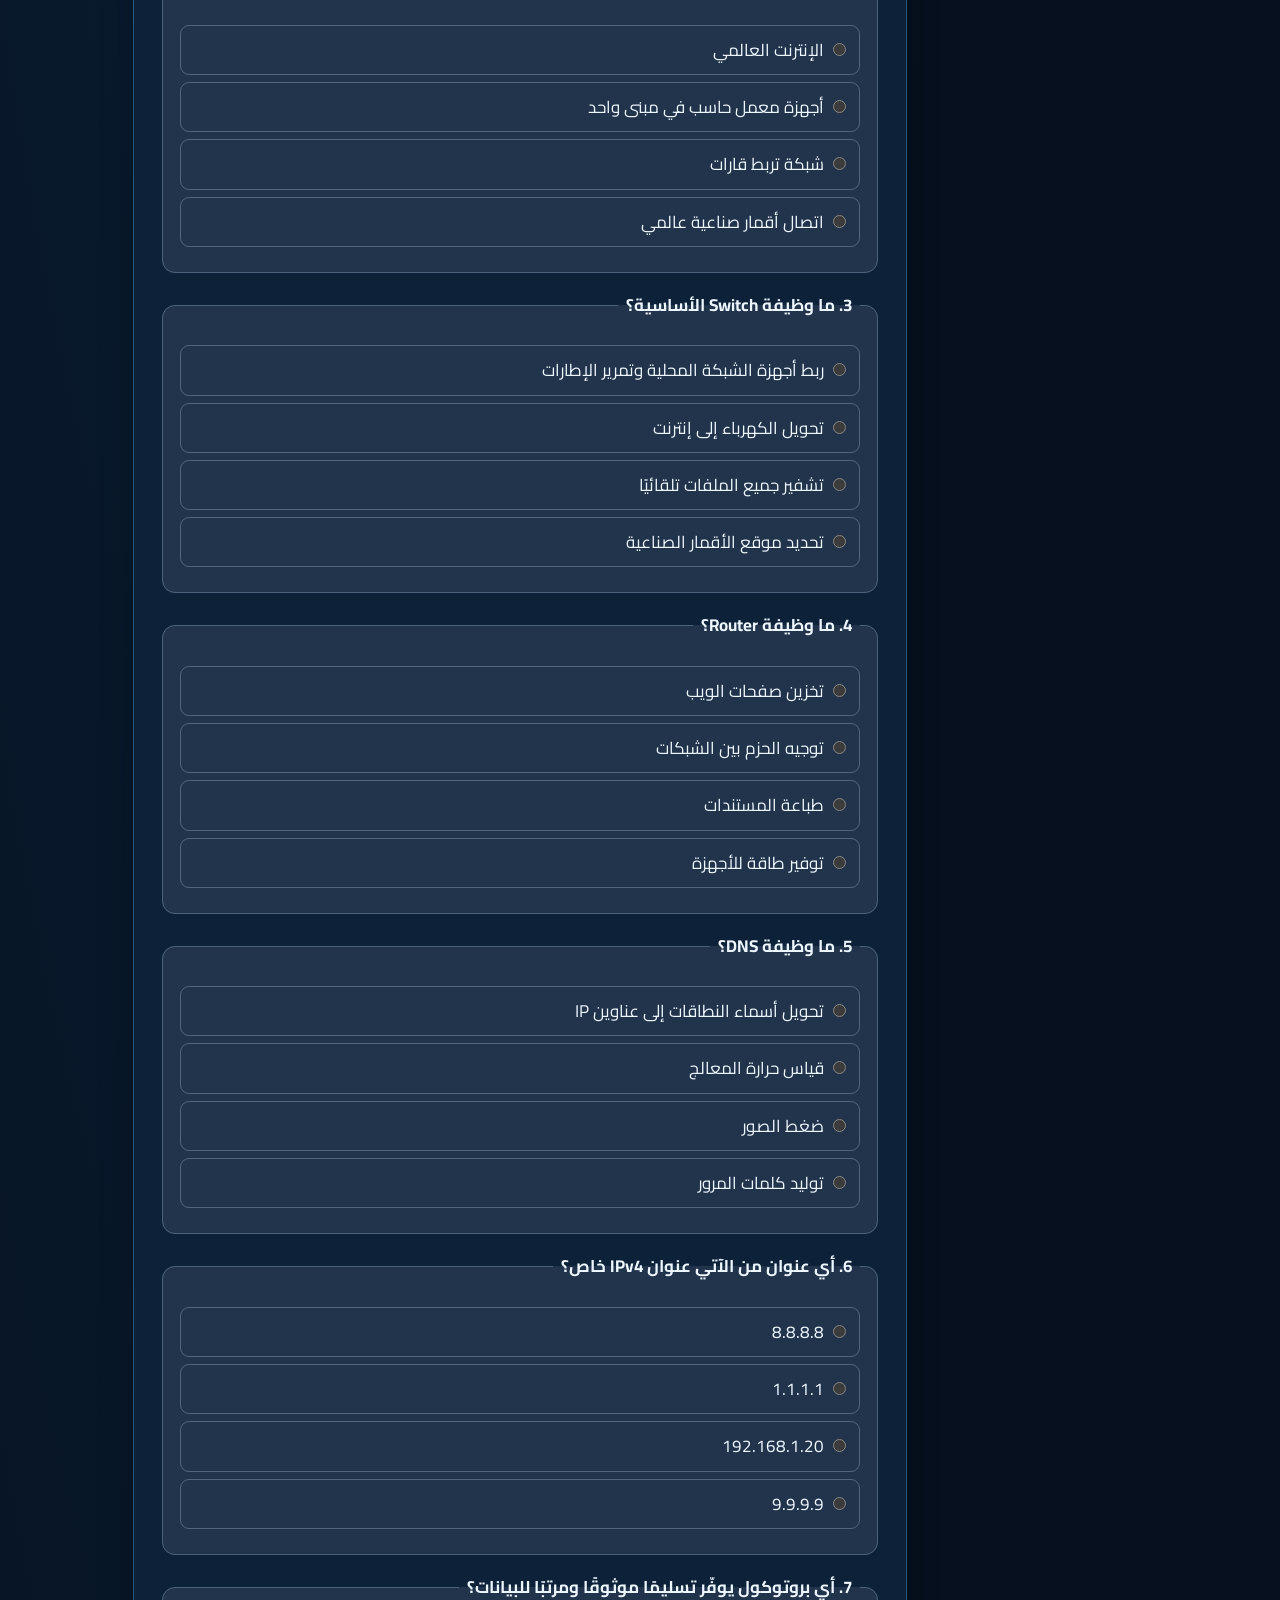
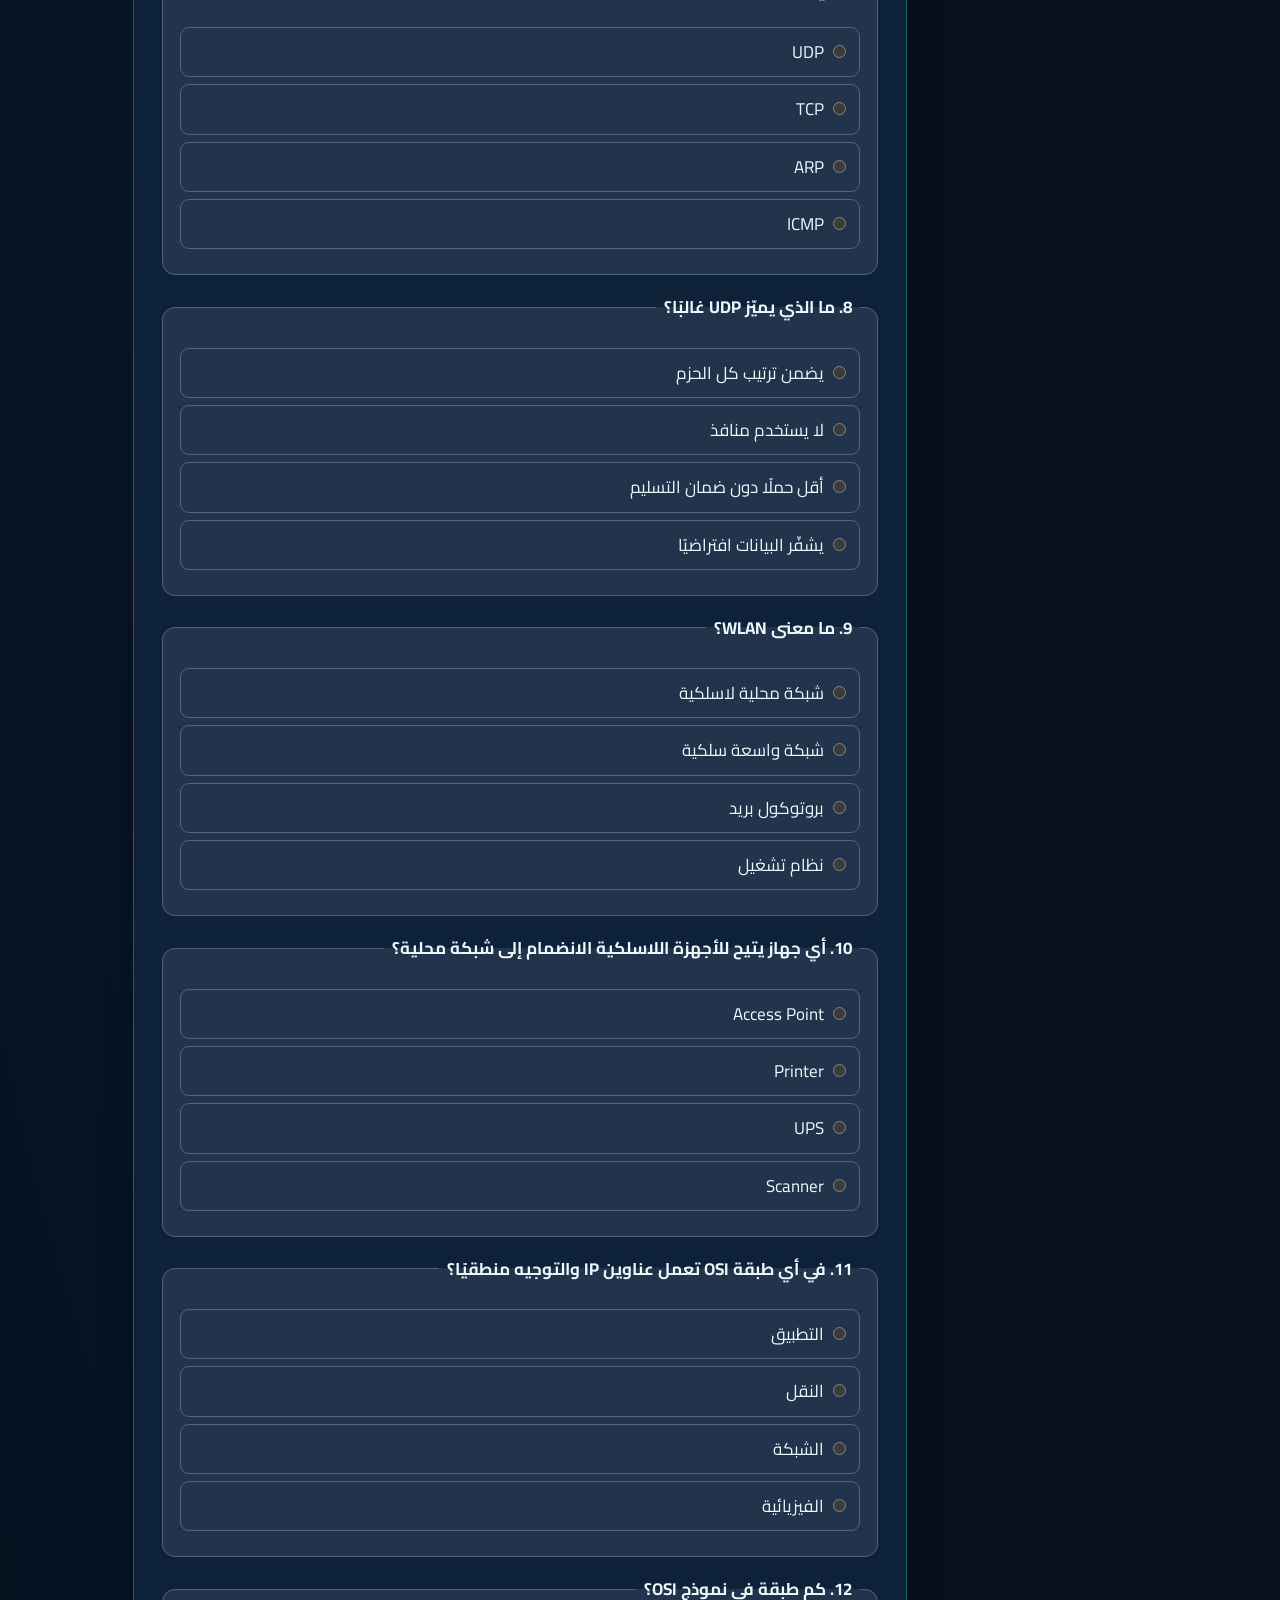
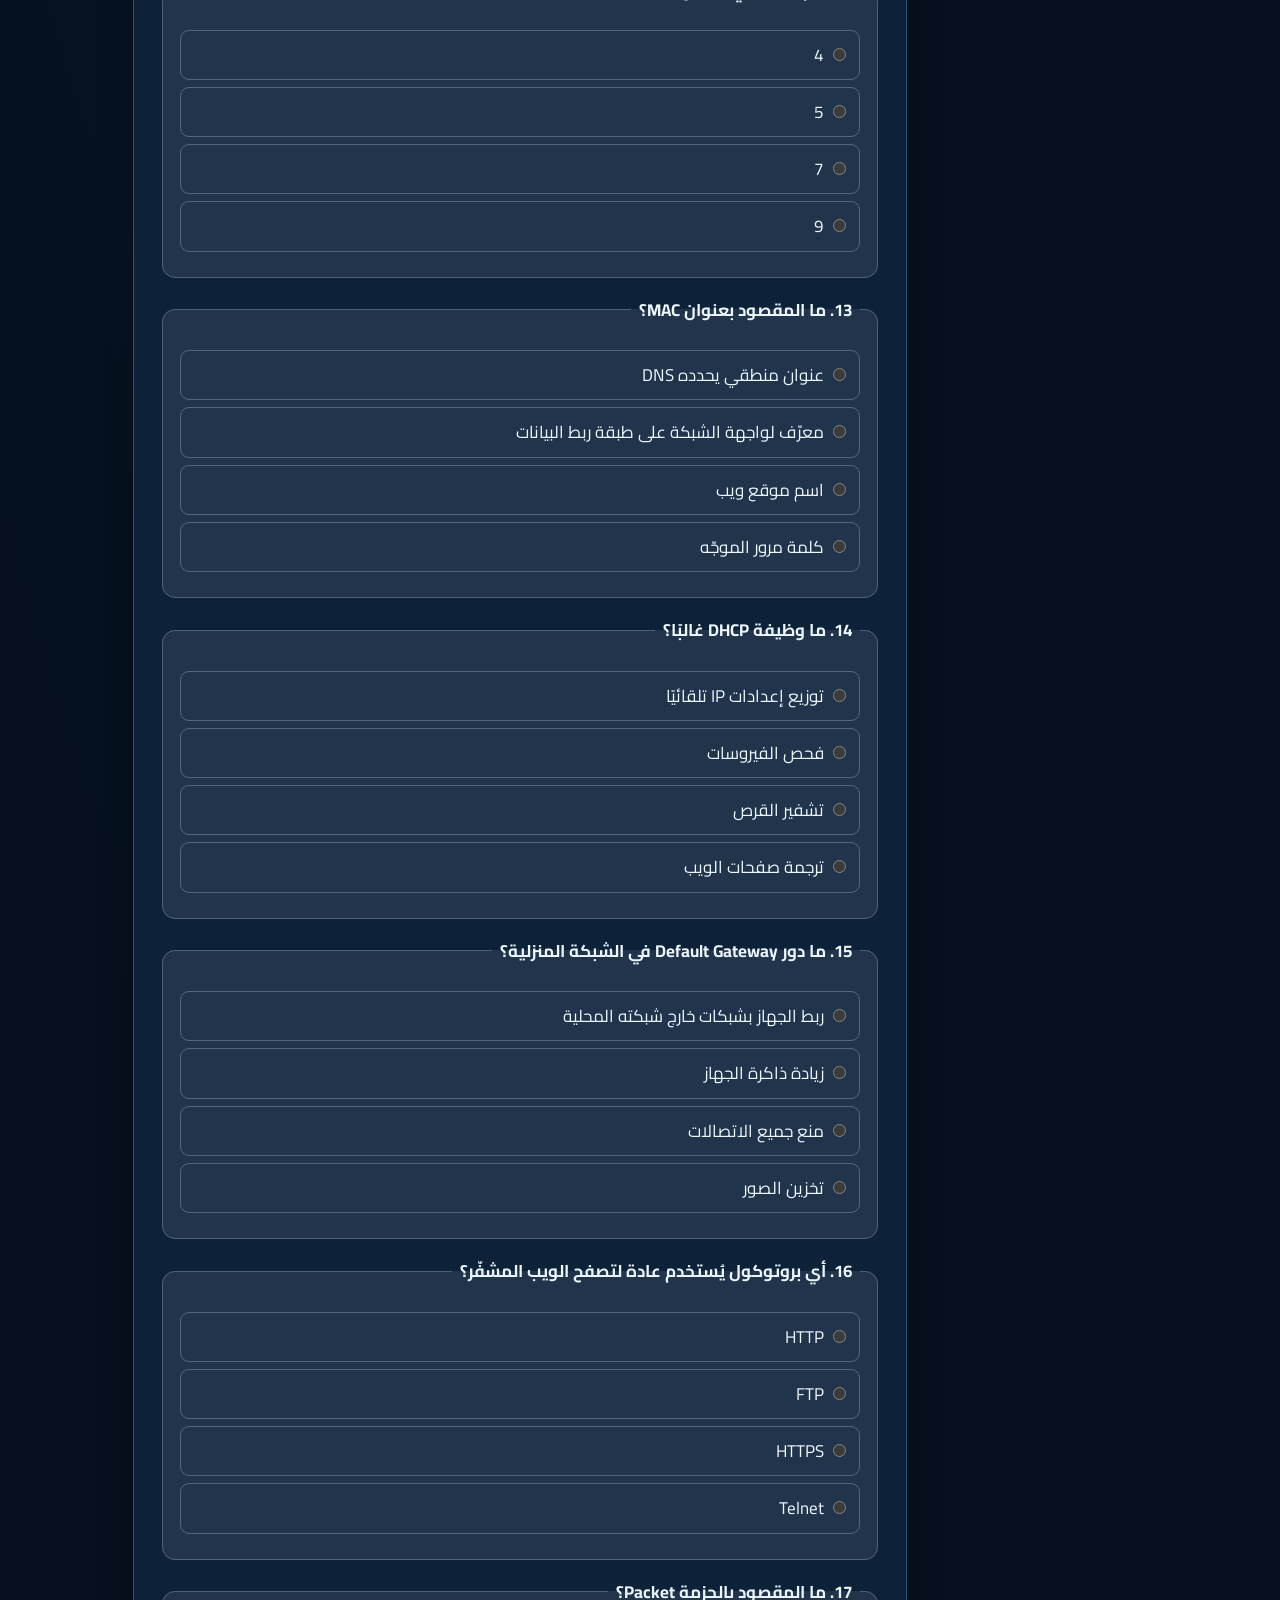
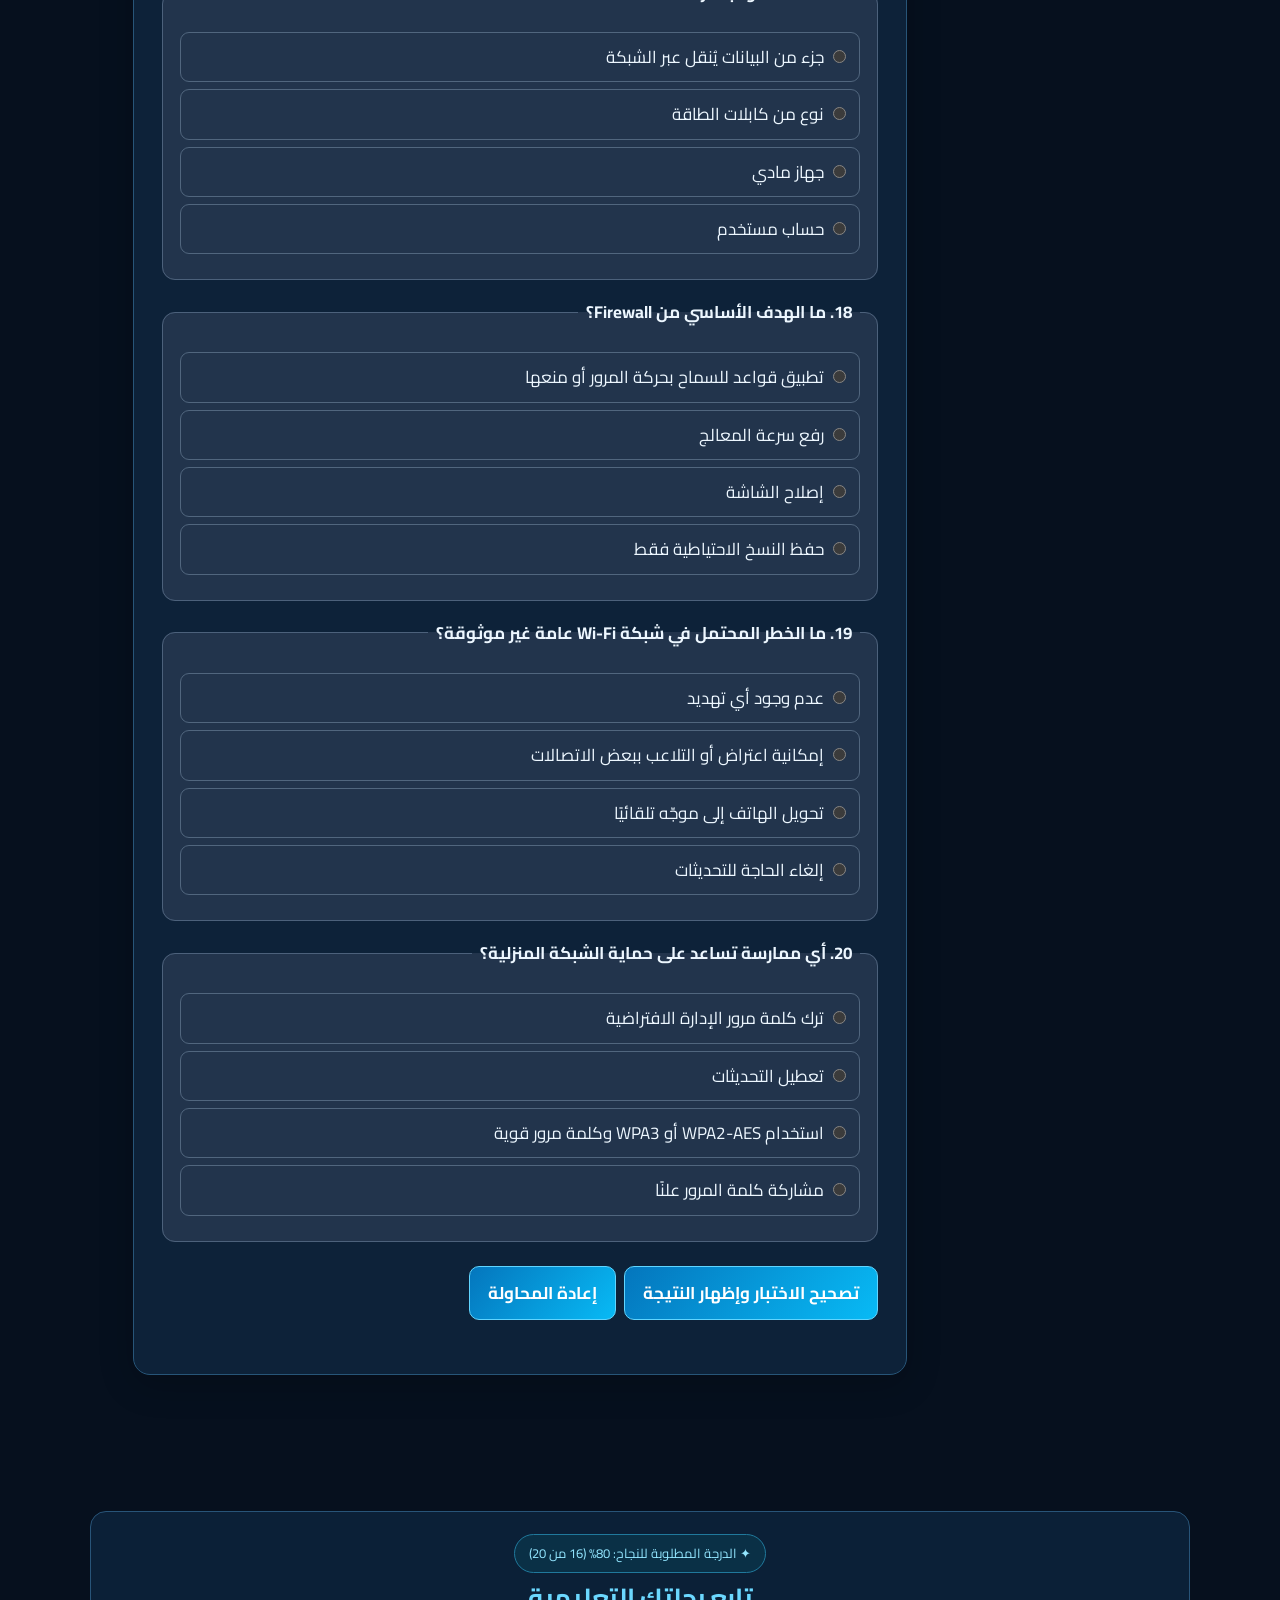
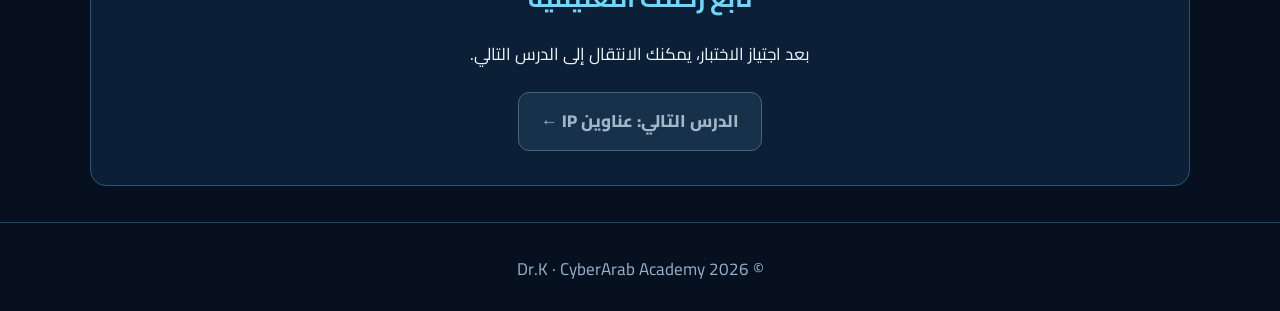
<file: network-lesson-5.html>
<!doctype html><html lang="ar" dir="rtl"><head><meta charset="utf-8"><meta name="viewport" content="width=device-width,initial-scale=1"><meta name="description" content="الدرس الخامس DHCP من أكاديمية سايبر عرب: شرح DORA وتطبيق عملي واختبار 20 سؤالًا"><title>الدرس الخامس: DHCP | CyberArab Academy</title><style>
:root{--bg:#0d1728;--panel:#1b2b43;--panel2:#223650;--text:#f4f7fc;--muted:#b9c9dd;--gold:#f1b45c;--line:#40536d;--accent:#b13a70;--good:#5bcba6;--bad:#e48c9a}*{box-sizing:border-box}html{scroll-behavior:smooth}body{margin:0;background:var(--bg);color:var(--text);font:18px/1.9 Tahoma,Arial,sans-serif}a{color:var(--gold)}header{background:#14243a;border-bottom:1px solid var(--line);padding:15px max(22px,calc((100vw - 1320px)/2));display:flex;align-items:center;justify-content:space-between;gap:15px;flex-wrap:wrap}header strong{font-size:21px}nav a{margin-inline:8px;text-decoration:none;color:var(--text);font-size:15px}nav a:hover{color:var(--gold)}.layout{max-width:1380px;margin:26px auto;display:grid;grid-template-columns:minmax(0,1fr) 285px;gap:30px;padding:0 22px}.main{min-width:0}.sidebar{position:sticky;top:16px;align-self:start;background:var(--panel);border:1px solid var(--line);border-radius:22px;padding:24px;max-height:calc(100vh - 32px);overflow:auto}.sidebar h2{font-size:20px;margin:0 0 12px}.sidebar a{display:block;color:#cbe2ff;text-decoration:none;margin:9px 0;font-size:15px}.sidebar a:hover{color:var(--gold)}.progress{height:11px;border-radius:12px;background:#41536d;margin:14px 0;overflow:hidden}.progress span{display:block;width:50%;height:100%;background:var(--gold)}.hero{padding:35px;border-radius:24px;background:linear-gradient(130deg,#203a59,#1b2b43);border:1px solid var(--line);margin-bottom:25px}.hero h1{font-size:clamp(27px,3.3vw,44px);margin:12px 0}.hero p{color:#f0f3fb}.pills{display:flex;gap:9px;flex-wrap:wrap}.pill{background:#324b69;border-radius:30px;padding:6px 14px;font-size:14px}.block{background:var(--panel);border:1px solid var(--line);border-radius:23px;padding:30px;margin:23px 0;scroll-margin-top:18px}.block h2{font-size:clamp(23px,2.3vw,31px);color:var(--gold);margin:0 0 20px}.block h3{color:#fff;margin:20px 0 8px}.block p{margin:13px 0}.diagram{background:#102035;border:1px solid #354f6e;border-radius:17px;padding:24px;margin:22px 0}.nodes{display:flex;align-items:center;justify-content:center;gap:15px;flex-wrap:wrap}.nodes div{border:2px solid var(--gold);border-radius:15px;background:#2b4360;padding:17px 26px;text-align:center;min-width:200px}.nodes small{color:#f4c98d}.nodes span{color:var(--good);font-weight:bold}.center{text-align:center}.note{border-right:4px solid var(--gold);background:#263c56;border-radius:10px;padding:16px;margin:20px 0}table{border-collapse:collapse;width:100%;margin:18px 0;font-size:16px}th,td{border:1px solid #49617e;padding:11px;text-align:right}th{background:#2d4664;color:var(--gold)}tr:nth-child(even){background:#223650}.steps{display:grid;grid-template-columns:repeat(2,minmax(0,1fr));gap:13px}.steps div{border:1px solid #536b87;border-radius:13px;background:#253b56;padding:16px}.steps b{display:block;color:var(--gold)}.steps span{display:block}.flowline{display:grid;grid-template-columns:1fr 1.5fr 1fr;text-align:center;gap:8px;align-items:center;margin:8px 0}.flowline span{padding:6px;border:1px solid #49617e;border-radius:8px}.flowline span:nth-child(2){color:var(--gold);border:none}.timeline{display:flex;justify-content:space-between;gap:5px;border-top:4px solid var(--gold);padding-top:15px;font-size:14px}.timeline span{flex:1;text-align:center}.command{display:flex;align-items:center;justify-content:space-between;gap:12px;background:#0d1728;border:1px solid #466080;border-radius:11px;padding:10px 15px;margin:10px 0;overflow:auto}code{font-family:Consolas,monospace;color:#ffcd8a}.copy{border:1px solid #7a9ab8;background:#2e4a69;color:white;border-radius:9px;padding:5px 12px;cursor:pointer}.question{border:1px solid #4c6380;border-radius:15px;padding:20px;margin:15px 0;background:#192a40}.question h3{font-size:18px;margin:0 0 13px}.option{display:block;border:1px solid #3e5671;border-radius:10px;padding:10px 13px;margin:7px 0;cursor:pointer}.option:hover{background:#294361}.option:has(input:checked){background:#314d6e;border-color:var(--gold)}input[type=radio]{accent-color:var(--gold);margin-left:10px}.question.correct{border-color:var(--good)}.question.wrong{border-color:var(--bad)}.feedback{margin-top:13px;font-size:15px}.quiz-actions{display:flex;gap:10px;justify-content:flex-start;flex-wrap:wrap}button.primary,button.secondary{border:0;border-radius:12px;padding:12px 22px;color:white;font-weight:bold;font-size:17px;cursor:pointer}.primary{background:#a9386c}.secondary{background:#435e7b}.result{font-size:24px;font-weight:bold;margin-top:20px}.lesson-nav{display:flex;justify-content:space-between;gap:10px;flex-wrap:wrap;margin:32px 0}.lesson-nav a,.lesson-nav span{display:inline-block;background:#314b69;border-radius:30px;padding:9px 17px;text-decoration:none;color:var(--gold)}footer{text-align:center;color:#c1d3e9;padding:35px 10px}@media(max-width:950px){.layout{grid-template-columns:1fr}.sidebar{position:static;max-height:none;order:-1}.layout{display:flex;flex-direction:column}.block{padding:20px}.hero{padding:25px}}@media(max-width:600px){body{font-size:16px}.steps{grid-template-columns:1fr}.timeline{font-size:11px}.nodes div{min-width:145px}table{font-size:13px}th,td{padding:7px}}
</style><link rel="stylesheet" href="theme.css">
</head><body><div class="drk-top"><a class="drk-brand" href="index.html"><img src="drk-logo.webp" alt="شعار Dr.K"><span><b>CyberArab Academy</b><small>أكاديمية سايبر عرب</small></span></a><nav class="drk-nav"><a href="index.html">⌂ الرئيسية</a><a href="index.html#courses">▤ الدورات</a><a href="index.html#progress">◉ تقدمي</a><a href="index.html#about">ⓘ عن الأكاديمية</a></nav></div><header><strong>🛡️ CyberArab Academy</strong><nav><a href="index.html">الرئيسية</a><a href="network-lesson-4.html">الدرس السابق: TCP وUDP</a></nav></header><div class="layout"><main class="main"><section class="hero"><div class="pills"><span class="pill">مسار أساسيات الشبكات</span><span class="pill">الدرس 5 من 10</span><span class="pill">مبتدئ ← متوسط</span></div><h1>الدرس الخامس: بروتوكول DHCP</h1><p>كيف يحصل جهازك على عنوان IP تلقائيًا؟ تعلّم دورة DORA والمنافذ والتجديد، مع رسوم وتمارين واختبار تفاعلي.</p><div class="pills"><span class="pill">المدة: 70–100 دقيقة</span><span class="pill">10 أقسام</span><span class="pill">20 سؤالًا</span></div></section><section class="block" id="intro"><h2>1. ما هو DHCP؟</h2><p><strong>DHCP</strong> اختصار <b>Dynamic Host Configuration Protocol</b>، وهو بروتوكول يمنح الأجهزة إعدادات الشبكة تلقائيًا بدل إدخالها يدويًا.</p><div class="diagram"><div class="nodes"><div>📱 جهاز جديد<br><small>يطلب إعدادات الشبكة</small></div><span>← DHCP →</span><div>🖧 خادم DHCP<br><small>يعرض IP وإعدادات</small></div></div><p class="center">مثال: عند اتصال هاتفك بالواي فاي يحصل عادة على عنوان IP والبوابة وDNS تلقائيًا.</p></div><div class="note">DHCP لا ينقل صفحات الويب، ولا يحوّل أسماء المواقع إلى IP؛ هذه وظائف بروتوكولات وخدمات أخرى.</div></section><section class="block" id="settings"><h2>2. ما الإعدادات التي يوزعها؟</h2><table><tr><th>الإعداد</th><th>مثال</th><th>الوظيفة</th></tr><tr><td>IP Address</td><td dir="ltr">192.168.1.105</td><td>عنوان الجهاز داخل الشبكة</td></tr><tr><td>Subnet Mask</td><td dir="ltr">255.255.255.0</td><td>تحديد نطاق الشبكة المحلية</td></tr><tr><td>Default Gateway</td><td dir="ltr">192.168.1.1</td><td>المسار المعتاد للخروج إلى شبكات أخرى</td></tr><tr><td>DNS Server</td><td dir="ltr">1.1.1.1</td><td>الاستعلام عن أسماء النطاقات</td></tr><tr><td>Lease Time</td><td>24 ساعة</td><td>مدة استئجار العنوان</td></tr></table><p>هذه أمثلة فقط؛ القيم الفعلية تختلف من شبكة إلى أخرى.</p></section><section class="block" id="dora"><h2>3. مراحل DORA الأربع</h2><p>عندما يبدأ جهاز جديد بطلب إعدادات الشبكة، يحدث غالبًا التسلسل التالي:</p><div class="steps"><div><b>1 — Discover</b><span>الجهاز يبحث عن خادم DHCP، غالبًا ببث رسالة على الشبكة المحلية.</span></div><div><b>2 — Offer</b><span>الخادم يعرض عنوانًا وإعدادات متاحة.</span></div><div><b>3 — Request</b><span>الجهاز يطلب استخدام العرض الذي اختاره.</span></div><div><b>4 — Acknowledge (ACK)</b><span>الخادم يؤكد منح الإعدادات ومدة الاستئجار.</span></div></div><div class="diagram"><div class="flowline"><span>Client</span><span>Discover →</span><span>Server</span></div><div class="flowline"><span>Client</span><span>← Offer</span><span>Server</span></div><div class="flowline"><span>Client</span><span>Request →</span><span>Server</span></div><div class="flowline"><span>Client</span><span>← ACK</span><span>Server</span></div></div><p class="note">احفظها: <b>Discover → Offer → Request → ACK</b>. في بعض الحالات يمكن أن تختلف الرسائل، مثل تجديد الاستئجار أو رفض الإعدادات (NAK).</p></section><section class="block" id="ports"><h2>4. المنافذ وطريقة النقل</h2><p>يستخدم DHCP في IPv4 بروتوكول <b>UDP</b>، عادةً المنفذ <code>67</code> للخادم و<code>68</code> للعميل.</p><table><tr><th>الطرف</th><th>UDP Port</th></tr><tr><td>DHCP Server</td><td>67</td></tr><tr><td>DHCP Client</td><td>68</td></tr></table><p>قد يبدأ العميل دون عنوان IP صالح، لذا قد يستخدم البث (Broadcast) للعثور على الخادم. أما <b>DHCPv6</b> فيستخدم منفذين مختلفين: 546 للعميل و547 للخادم، وله آلية رسائل مختلفة عن DORA الخاص بـ DHCPv4.</p></section><section class="block" id="lease"><h2>5. مدة الاستئجار والتجديد</h2><p>العنوان الموزّع عبر DHCP غالبًا <b>مؤقت</b> ويُسمّى <b>Lease</b>. يحاول الجهاز تجديده قبل انتهاء مدته. في إعدادات DHCPv4 الشائعة يبدأ التجديد عند T1 (نحو 50% من مدة الاستئجار) ثم إعادة الارتباط عند T2 (نحو 87.5%)، ما لم تُضبط قيم أخرى.</p><div class="timeline"><span>استلام IP</span><span>T1: تجديد</span><span>T2: إعادة ارتباط</span><span>انتهاء المدة</span></div><p>إذا فشل التجديد وانتهت المدة، لا يجوز افتراض استمرار صلاحية العنوان. ويمكن حجز عنوان لجهاز معين بناءً على معرّف العميل أو MAC وفق إعداد الخادم.</p></section><section class="block" id="compare"><h2>6. DHCP مقابل DNS وStatic IP</h2><table><tr><th>المفهوم</th><th>ماذا يفعل؟</th></tr><tr><td>DHCP</td><td>يوزع إعدادات الشبكة تلقائيًا</td></tr><tr><td>DNS</td><td>يترجم أسماء النطاقات إلى سجلات مثل عناوين IP</td></tr><tr><td>Static IP</td><td>عنوان يضبط يدويًا أو يبقى ثابتًا حسب السياسة</td></tr><tr><td>DHCP Reservation</td><td>خادم DHCP يمنح جهازًا محددًا عنوانًا محجوزًا</td></tr></table><div class="note">قد يعمل DNS وDHCP معًا: DHCP يخبر جهازك بعنوان خادم DNS الذي سيستخدمه.</div></section><section class="block" id="lab"><h2>7. تطبيق عملي آمن على جهازك</h2><p>هذه أوامر <b>للعرض والفحص فقط</b>، لا تغيّر إعدادات الشبكة.</p><h3>Windows</h3><div class="command"><code dir="ltr">ipconfig /all</code><button class="copy" data-copy="ipconfig /all">نسخ</button></div><p>افتح Command Prompt وابحث عن <b>DHCP Enabled</b> و<b>DHCP Server</b> و<b>Lease Obtained / Expires</b>.</p><h3>Linux</h3><div class="command"><code dir="ltr">ip address show</code><button class="copy" data-copy="ip address show">نسخ</button></div><div class="command"><code dir="ltr">nmcli device show</code><button class="copy" data-copy="nmcli device show">نسخ</button></div><p>قد لا يتوفر <code>nmcli</code> على كل توزيعات Linux. ابحث عن عنوان IPv4 وإعدادات DNS، ويمكن مراجعة معلومات الاستئجار عبر مدير الشبكة المستخدم.</p><h3>تمرين</h3><ol><li>اعرض إعدادات شبكتك بالأمر المناسب.</li><li>حدد عنوان IPv4 والبوابة الافتراضية.</li><li>تحقق هل DHCP مفعّل وما عنوان الخادم إن ظهر.</li><li>قارن بين عنوان IP المحلي وعنوان DNS.</li></ol><p class="note">لا تشارك لقطات شاشة تحتوي على عناوين عامة أو معلومات شبكة حساسة دون إخفائها.</p></section><section class="block" id="security"><h2>8. مخاطر DHCP والحماية</h2><p><b>Rogue DHCP Server:</b> خادم غير مصرح به قد يرسل إعدادات خاطئة للأجهزة.</p><p><b>DHCP Spoofing:</b> مهاجم ينتحل دور خادم DHCP لإعطاء بوابة أو DNS خبيث، مما قد يوجّه المرور عبره.</p><p><b>DHCP Starvation:</b> استنزاف مجموعة العناوين بطلبات كثيرة، ما قد يمنع أجهزة شرعية من الحصول على عنوان.</p><div class="note"><b>دفاعات شائعة:</b> DHCP Snooping على المحولات المدعومة، تحديد المنافذ الموثوقة، مراقبة الخوادم غير المصرح بها، وتقسيم الشبكة. يجب ضبط هذه الحمايات وفق بنية الشبكة.</div></section><section class="block" id="troubleshoot"><h2>9. حل المشكلات الشائعة</h2><table><tr><th>العرض</th><th>احتمال</th><th>فحص أولي</th></tr><tr><td>عنوان <code>169.254.x.x</code> في Windows</td><td>تعذر الحصول على إعداد DHCP في كثير من الحالات</td><td>تحقق من الاتصال والخادم</td></tr><tr><td>لا توجد بوابة افتراضية</td><td>إعدادات DHCP ناقصة أو غير مناسبة</td><td>افحص بيانات المحول</td></tr><tr><td>اتصال محلي لكن أسماء المواقع لا تعمل</td><td>قد تكون مشكلة DNS</td><td>افحص عنوان DNS والاتصال به</td></tr><tr><td>تعارض عناوين IP</td><td>تخصيص يدوي متداخل أو مشكلة إدارة عناوين</td><td>راجع نطاق DHCP والحجوزات</td></tr></table><p>العنوان <code>169.254.x.x</code> من نطاق Link-Local ولا يثبت وحده أن DHCP هو السبب الوحيد؛ يلزم فحص السياق.</p></section><section class="block" id="quiz"><h2>10. اختبار الدرس — 20 سؤالًا</h2><p>اختر إجابة واحدة لكل سؤال، ثم اضغط <b>تصحيح الإجابات</b>. تستطيع إعادة المحاولة متى شئت.</p><div id="questions"></div><div class="quiz-actions"><button id="grade" class="primary">تصحيح الإجابات</button><button id="reset" class="secondary">إعادة المحاولة</button></div><div id="result" class="result" aria-live="polite"></div></section><div class="lesson-nav"><a href="network-lesson-4.html">→ الدرس السابق: TCP وUDP</a> <a href="network-lesson-6.html">   الدرس التالي: نموذج OSI وTCP/IP ← </a></div></main><aside class="sidebar"><h2>📚 محتويات الدرس</h2><p>الدرس 5 من 10</p><div class="progress"><span></span></div><a href="#intro">1. ما هو DHCP؟</a><a href="#settings">2. ما الإعدادات التي يوزعها؟</a><a href="#dora">3. مراحل DORA الأربع</a><a href="#ports">4. المنافذ وطريقة النقل</a><a href="#lease">5. مدة الاستئجار والتجديد</a><a href="#compare">6. DHCP مقابل DNS وStatic IP</a><a href="#lab">7. تطبيق عملي آمن على جهازك</a><a href="#security">8. مخاطر DHCP والحماية</a><a href="#troubleshoot">9. حل المشكلات الشائعة</a><a href="#quiz">10. اختبار الدرس — 20 سؤالًا</a></aside></div><footer>CyberArab Academy — محتوى تعليمي في الشبكات والأمن السيبراني</footer><script>const questions=[["ماذا يعني DHCP؟", ["Dynamic Host Configuration Protocol", "Domain Host Control Protocol", "Data Hypertext Connection Protocol", "Direct Hardware Configuration Process"], 0, "DHCP اختصار Dynamic Host Configuration Protocol."], ["ما الوظيفة الأساسية لـ DHCP؟", ["ترجمة أسماء المواقع", "توزيع إعدادات الشبكة تلقائيًا", "تشفير ملفات المستخدم", "حجب المواقع"], 1, "يوزع DHCP إعدادات مثل IP والبوابة وDNS."], ["ما الترتيب الصحيح لمراحل DORA؟", ["Offer, Discover, ACK, Request", "Discover, Offer, Request, ACK", "Request, ACK, Discover, Offer", "Discover, Request, Offer, ACK"], 1, "الترتيب Discover ثم Offer ثم Request ثم ACK."], ["ماذا تعني Discover؟", ["تأكيد منح العنوان", "طلب تجديد DNS", "البحث عن خادم DHCP", "إغلاق الاتصال"], 2, "العميل يبحث عن خادم DHCP."], ["أي رسالة يعرض فيها الخادم عنوانًا؟", ["Offer", "ACK", "Discover", "Release"], 0, "رسالة Offer تحتوي عرض إعدادات."], ["ماذا يفعل العميل في Request؟", ["يرسل عنوان موقع", "يطلب العرض المختار", "يوقف الخادم", "يغير DNS يدويًا"], 1, "Request يطلب استخدام الإعدادات المعروضة."], ["ماذا يعني ACK في DORA؟", ["رفض العنوان", "إعادة تشغيل الجهاز", "تأكيد منح الإعدادات", "تشفير البيانات"], 2, "ACK يؤكد منح الإعدادات."], ["ما بروتوكول النقل الذي يستخدمه DHCPv4 عادة؟", ["TCP", "UDP", "ICMP", "ARP"], 1, "DHCPv4 يعمل عبر UDP."], ["ما منفذ UDP المعتاد لخادم DHCPv4؟", ["53", "80", "67", "443"], 2, "الخادم يستخدم UDP 67 عادة."], ["ما منفذ UDP المعتاد لعميل DHCPv4؟", ["68", "22", "25", "110"], 0, "العميل يستخدم UDP 68 عادة."], ["ما معنى Lease Time؟", ["زمن تحميل الموقع", "مدة استئجار عنوان IP", "عمر كابل الشبكة", "مدة تخزين DNS فقط"], 1, "Lease Time مدة استخدام العنوان الممنوح."], ["أي إعداد يحدد المسار المعتاد إلى شبكات أخرى؟", ["Subnet Mask", "Default Gateway", "MAC Address", "Hostname"], 1, "البوابة الافتراضية تستخدم للمرور إلى شبكات أخرى."], ["أي خدمة تترجم أسماء النطاقات؟", ["DHCP", "FTP", "DNS", "SSH"], 2, "DNS تتعامل مع سجلات أسماء النطاقات."], ["ما الفرق بين DHCP Reservation وStatic IP اليدوي؟", ["لا يوجد فرق مطلقًا", "الحجز يُدار من خادم DHCP", "الحجز يمنع DNS", "Static IP يحتاج UDP 68"], 1, "الحجز يجعل خادم DHCP يخصص عنوانًا معينًا لجهاز."], ["أي أمر Windows يعرض معلومات DHCP بالتفصيل؟", ["ping /clear", "ipconfig /all", "mkdir", "tasklist /dns"], 1, "ipconfig /all يعرض تفاصيل محولات الشبكة."], ["أي أمر Linux يعرض عناوين الواجهات؟", ["ip address show", "format c:", "cls", "net user"], 0, "ip address show يعرض عناوين الشبكة."], ["ما المقصود بـ Rogue DHCP Server؟", ["خادم DHCP غير مصرح به", "خادم DNS رسمي", "جهاز بدون عنوان MAC", "جدار ناري"], 0, "هو خادم غير مصرح به يوزع إعدادات."], ["ما الحماية المناسبة ضد خوادم DHCP المزيفة في المحولات المدعومة؟", ["DHCP Snooping", "إيقاف كل أجهزة الشبكة", "فتح جميع المنافذ", "إلغاء كلمات المرور"], 0, "DHCP Snooping يميز المنافذ الموثوقة وغير الموثوقة."], ["ماذا قد يدل عليه عنوان 169.254.x.x في Windows؟", ["نجاح DHCP دائمًا", "تعذر الحصول على إعداد مناسب من DHCP في حالات كثيرة", "أن DNS يعمل حتمًا", "أن الجهاز خادم ويب"], 1, "العنوان Link-Local وقد يظهر عند تعذر الحصول على إعداد DHCP."], ["أي عبارة صحيحة عن DHCPv6؟", ["يستخدم بالضرورة منافذ DHCPv4 نفسها", "لا يعمل مع IPv6", "يستخدم عادة UDP 546 للعميل و547 للخادم", "يعتمد على TCP 443"], 2, "DHCPv6 يستخدم UDP 546 و547 وله آلية مختلفة عن DHCPv4."]];const container=document.getElementById('questions');function render(){container.innerHTML='';questions.forEach((q,i)=>{const card=document.createElement('div');card.className='question';card.id='q'+i;const h=document.createElement('h3');h.textContent=(i+1)+'. '+q[0];card.appendChild(h);q[1].forEach((answer,j)=>{const label=document.createElement('label');label.className='option';const radio=document.createElement('input');radio.type='radio';radio.name='q'+i;radio.value=j;label.appendChild(radio);label.appendChild(document.createTextNode(answer));card.appendChild(label)});const f=document.createElement('div');f.className='feedback';card.appendChild(f);container.appendChild(card)})}render();document.getElementById('grade').addEventListener('click',()=>{let score=0,answered=0;questions.forEach((q,i)=>{const card=document.getElementById('q'+i);const chosen=card.querySelector('input:checked');const f=card.querySelector('.feedback');card.classList.remove('correct','wrong');if(chosen){answered++;if(Number(chosen.value)===q[2]){score++;card.classList.add('correct');f.textContent='✓ إجابة صحيحة. '+q[3]}else{card.classList.add('wrong');f.textContent='✗ الإجابة الصحيحة: '+q[1][q[2]]+'. '+q[3]}}else{card.classList.add('wrong');f.textContent='لم تُجب. الإجابة الصحيحة: '+q[1][q[2]]+'. '+q[3]}});document.getElementById('result').textContent='النتيجة: '+score+' / '+questions.length+' ('+Math.round(score/questions.length*100)+'%) — أجبت عن '+answered+' سؤالًا.';document.getElementById('result').scrollIntoView({behavior:'smooth',block:'center'})});document.getElementById('reset').addEventListener('click',()=>{render();document.getElementById('result').textContent='';document.getElementById('quiz').scrollIntoView({behavior:'smooth'})});document.querySelectorAll('.copy').forEach(b=>b.addEventListener('click',()=>{if(navigator.clipboard&&window.isSecureContext){navigator.clipboard.writeText(b.dataset.copy).then(()=>{b.textContent='تم النسخ'}).catch(()=>{b.textContent='حدد الأمر وانسخه'})}else{b.textContent='حدد الأمر وانسخه'}}));</script><section class="drk-end"><span class="drk-status">✦ الدرجة المطلوبة للنجاح: 80% (16 من 20)</span><h2>تابع رحلتك التعليمية</h2><p>بعد اجتياز الاختبار، يمكنك الانتقال إلى الدرس التالي.</p><a class="drk-next" href="index.html#courses">العودة إلى الدورات ←</a></section><footer class="drk-footer">© 2026 Dr.K · CyberArab Academy</footer><script src="academy.js" defer></script></body></html>
</file>
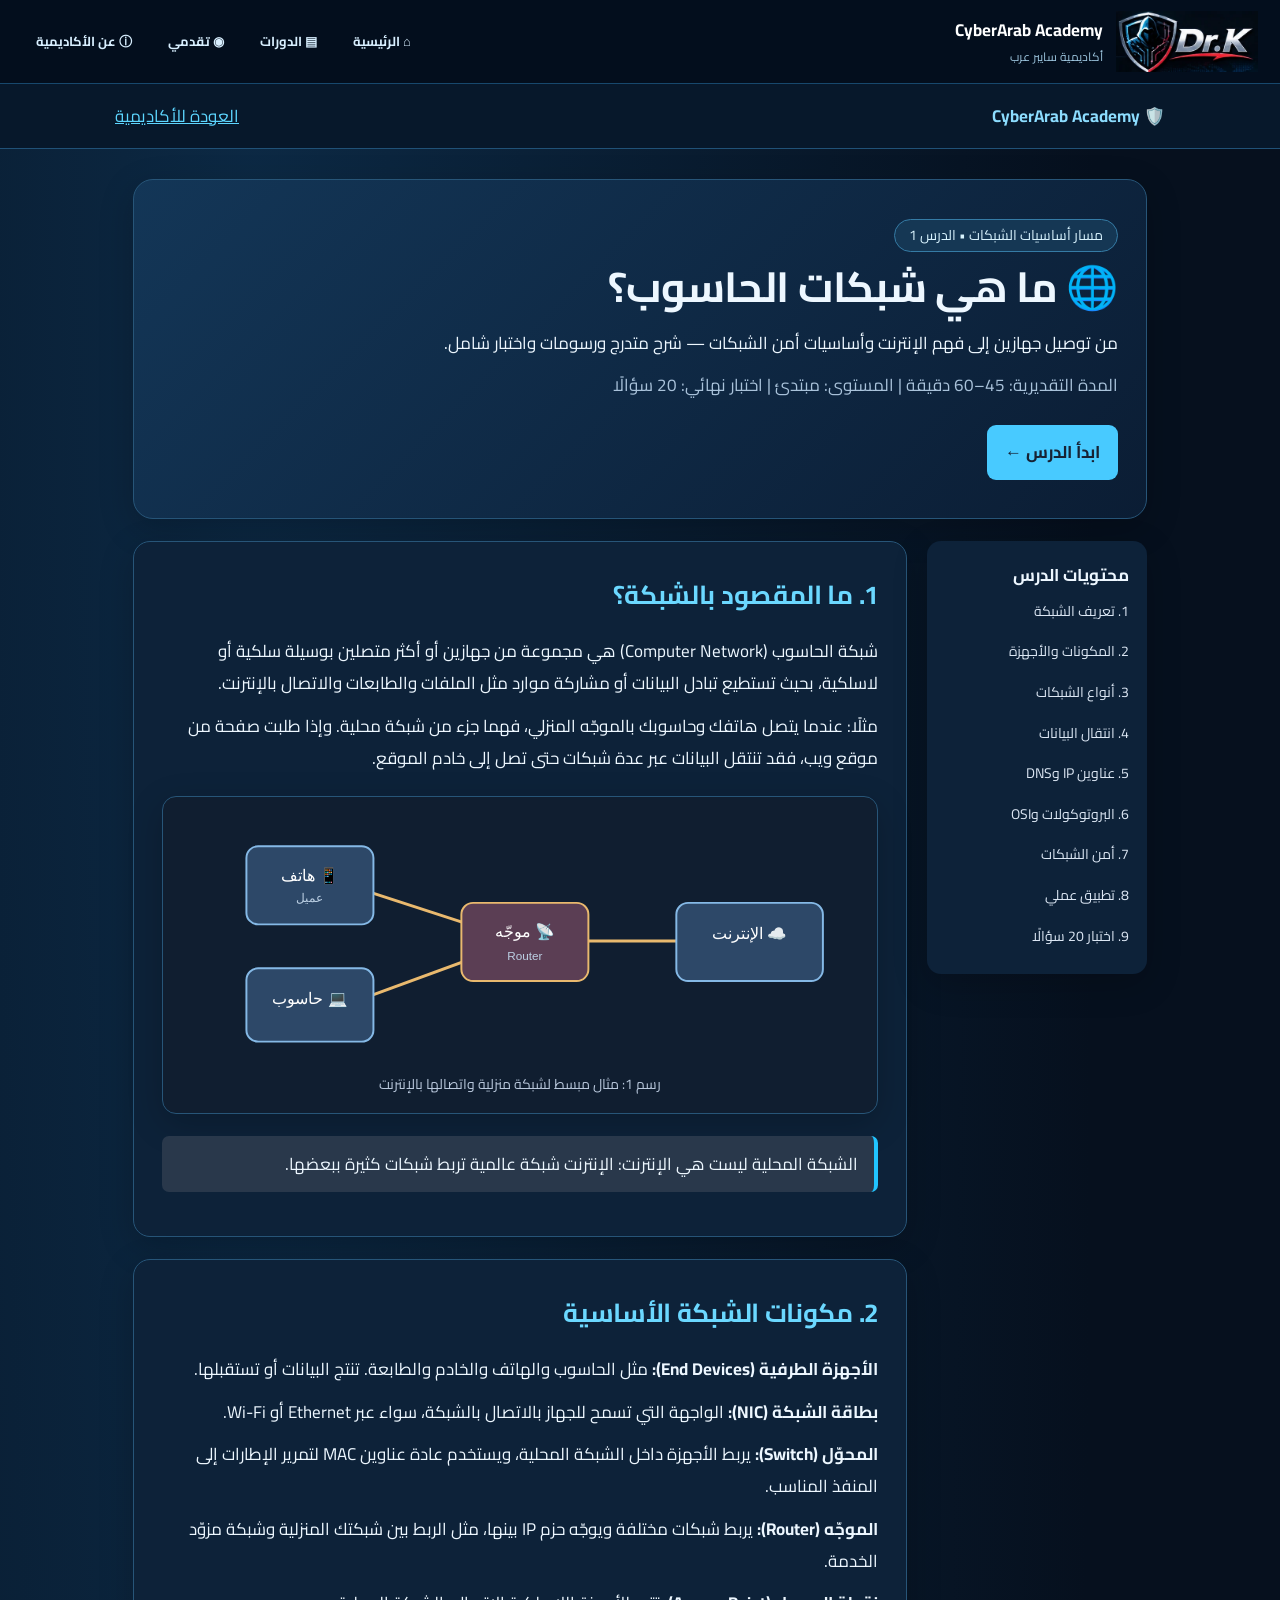
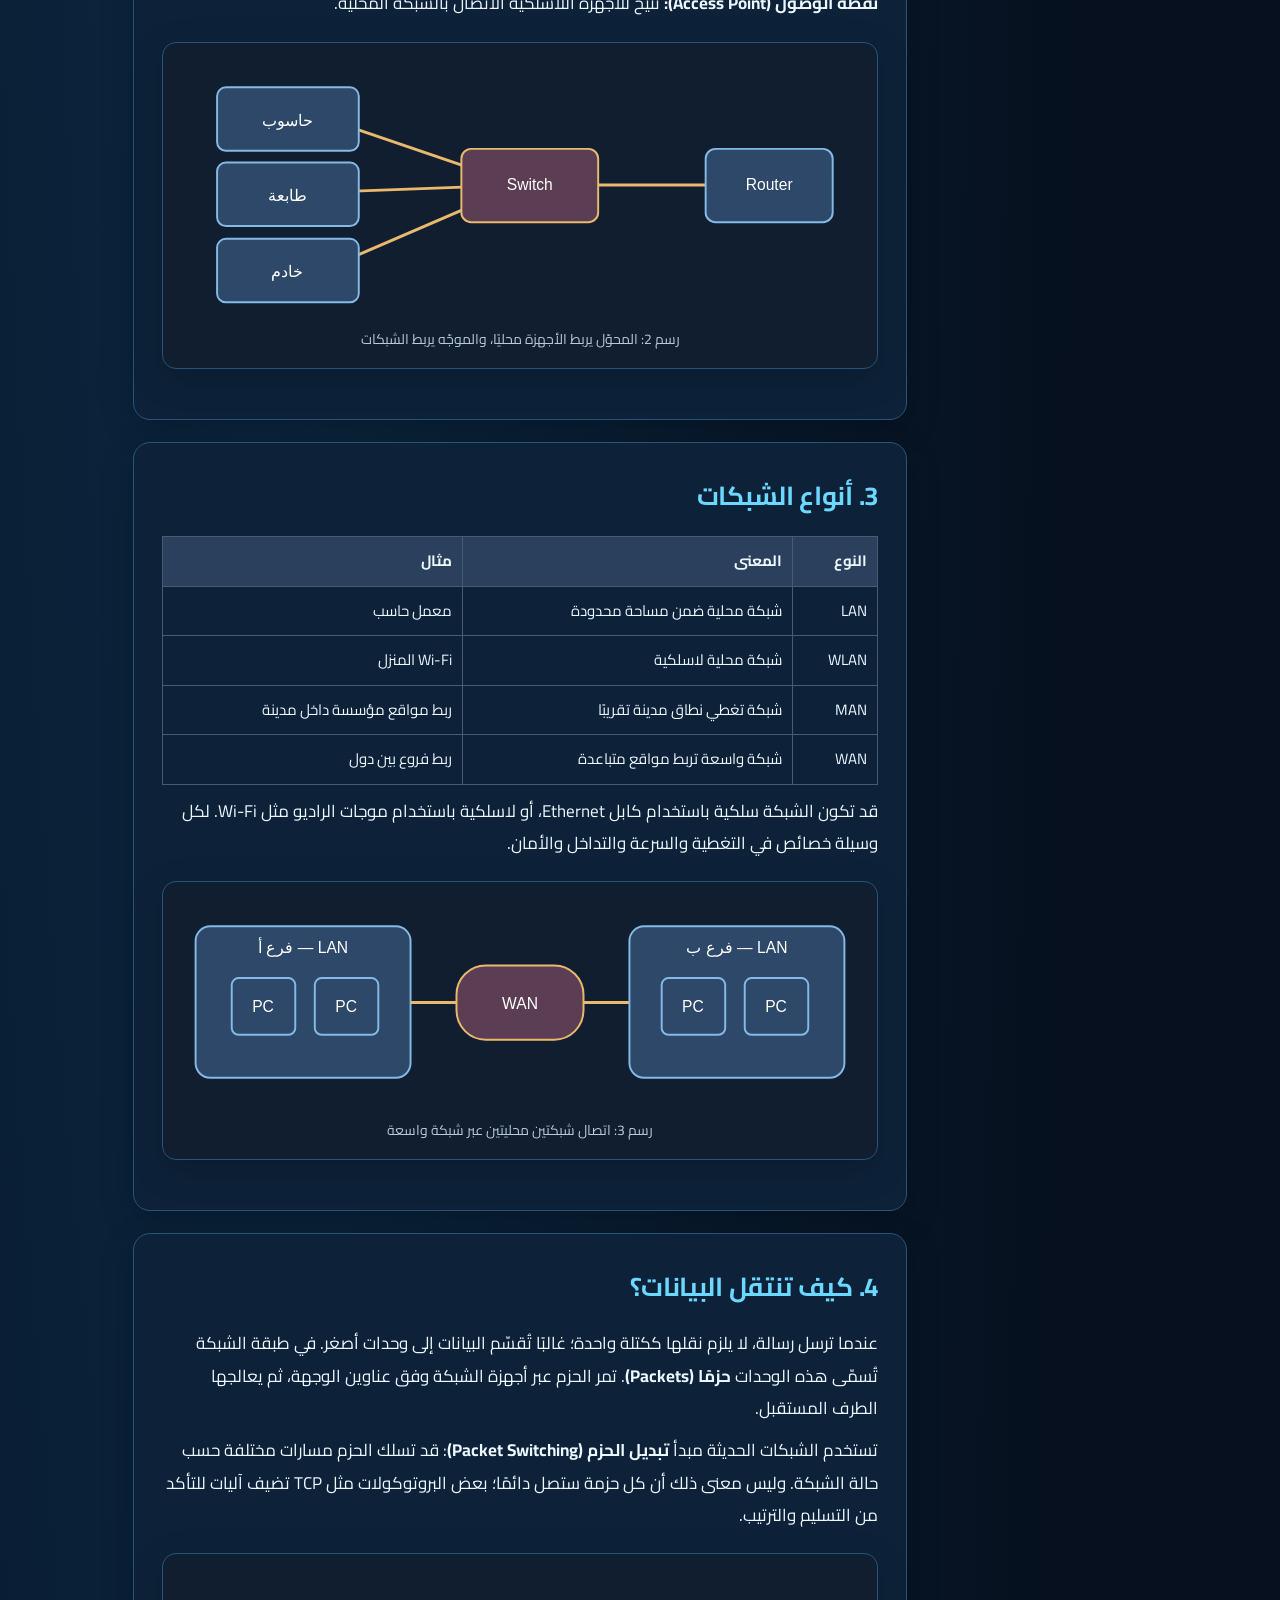
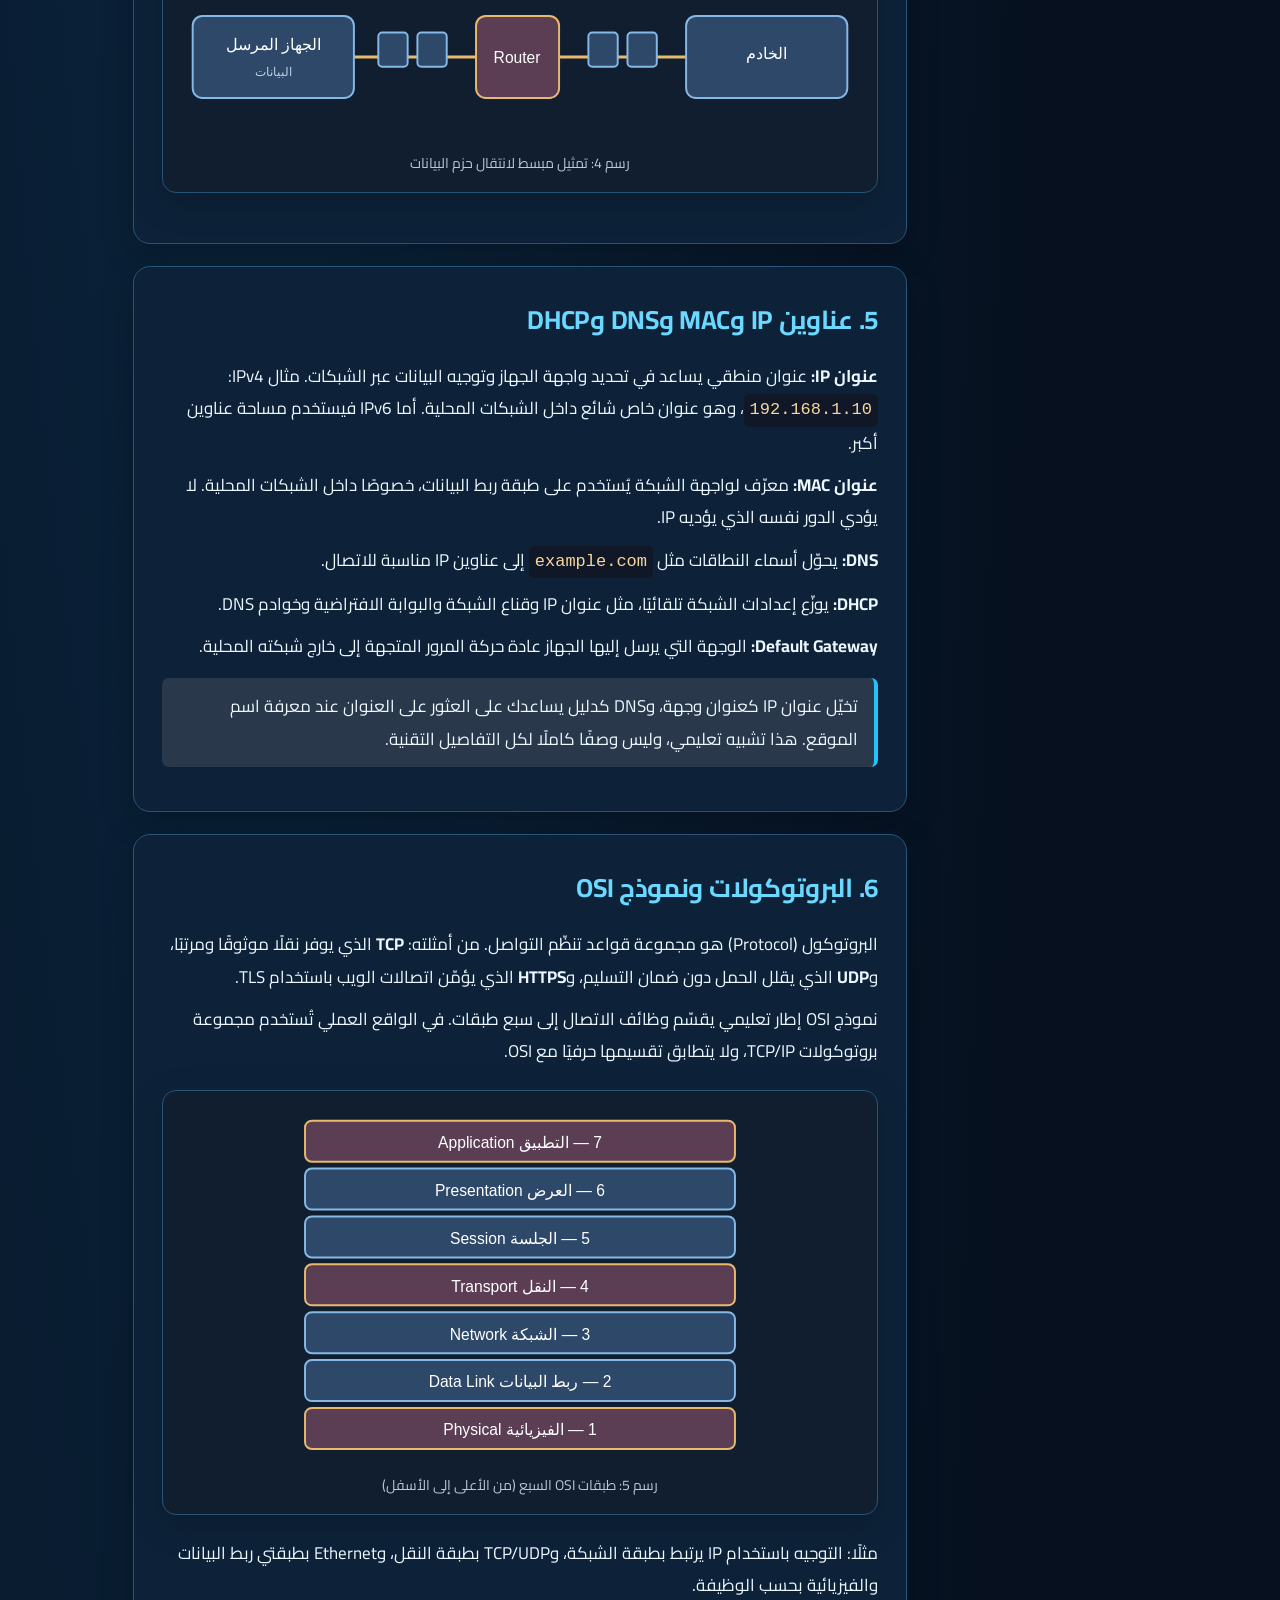
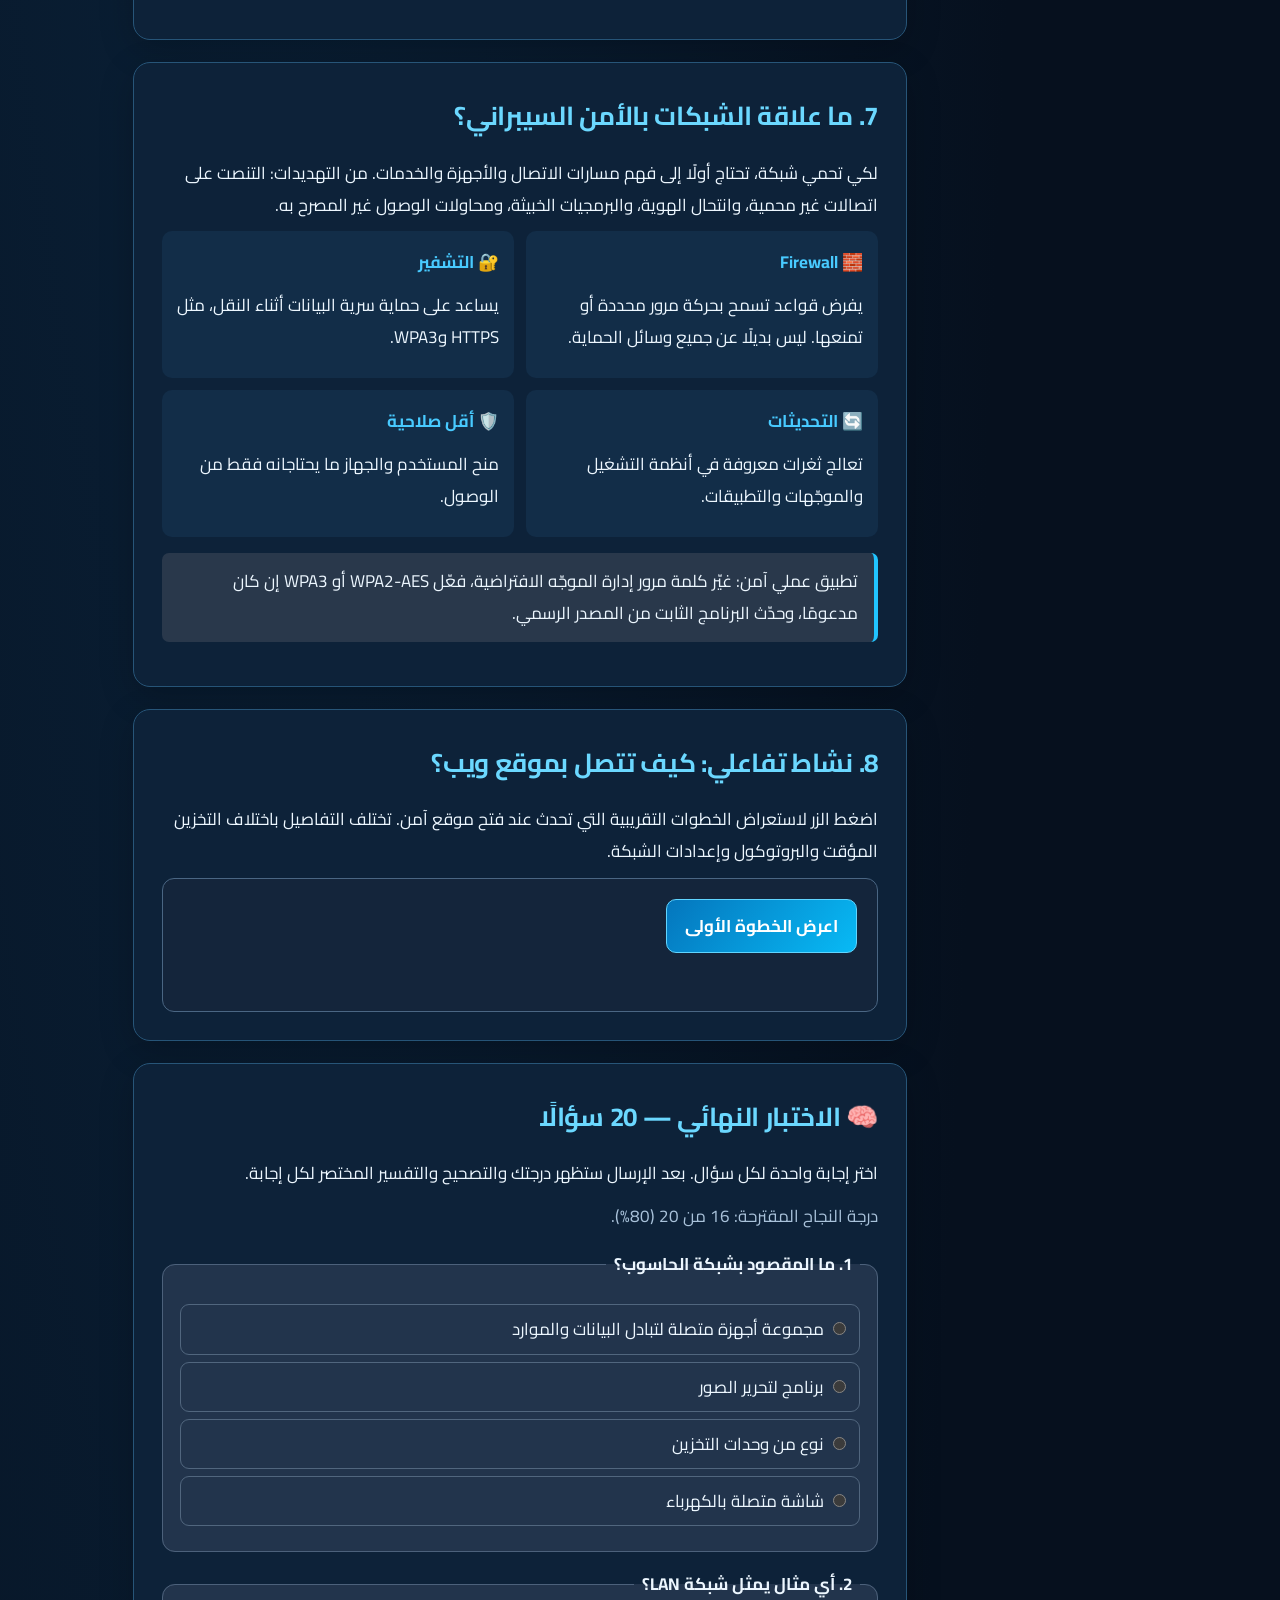
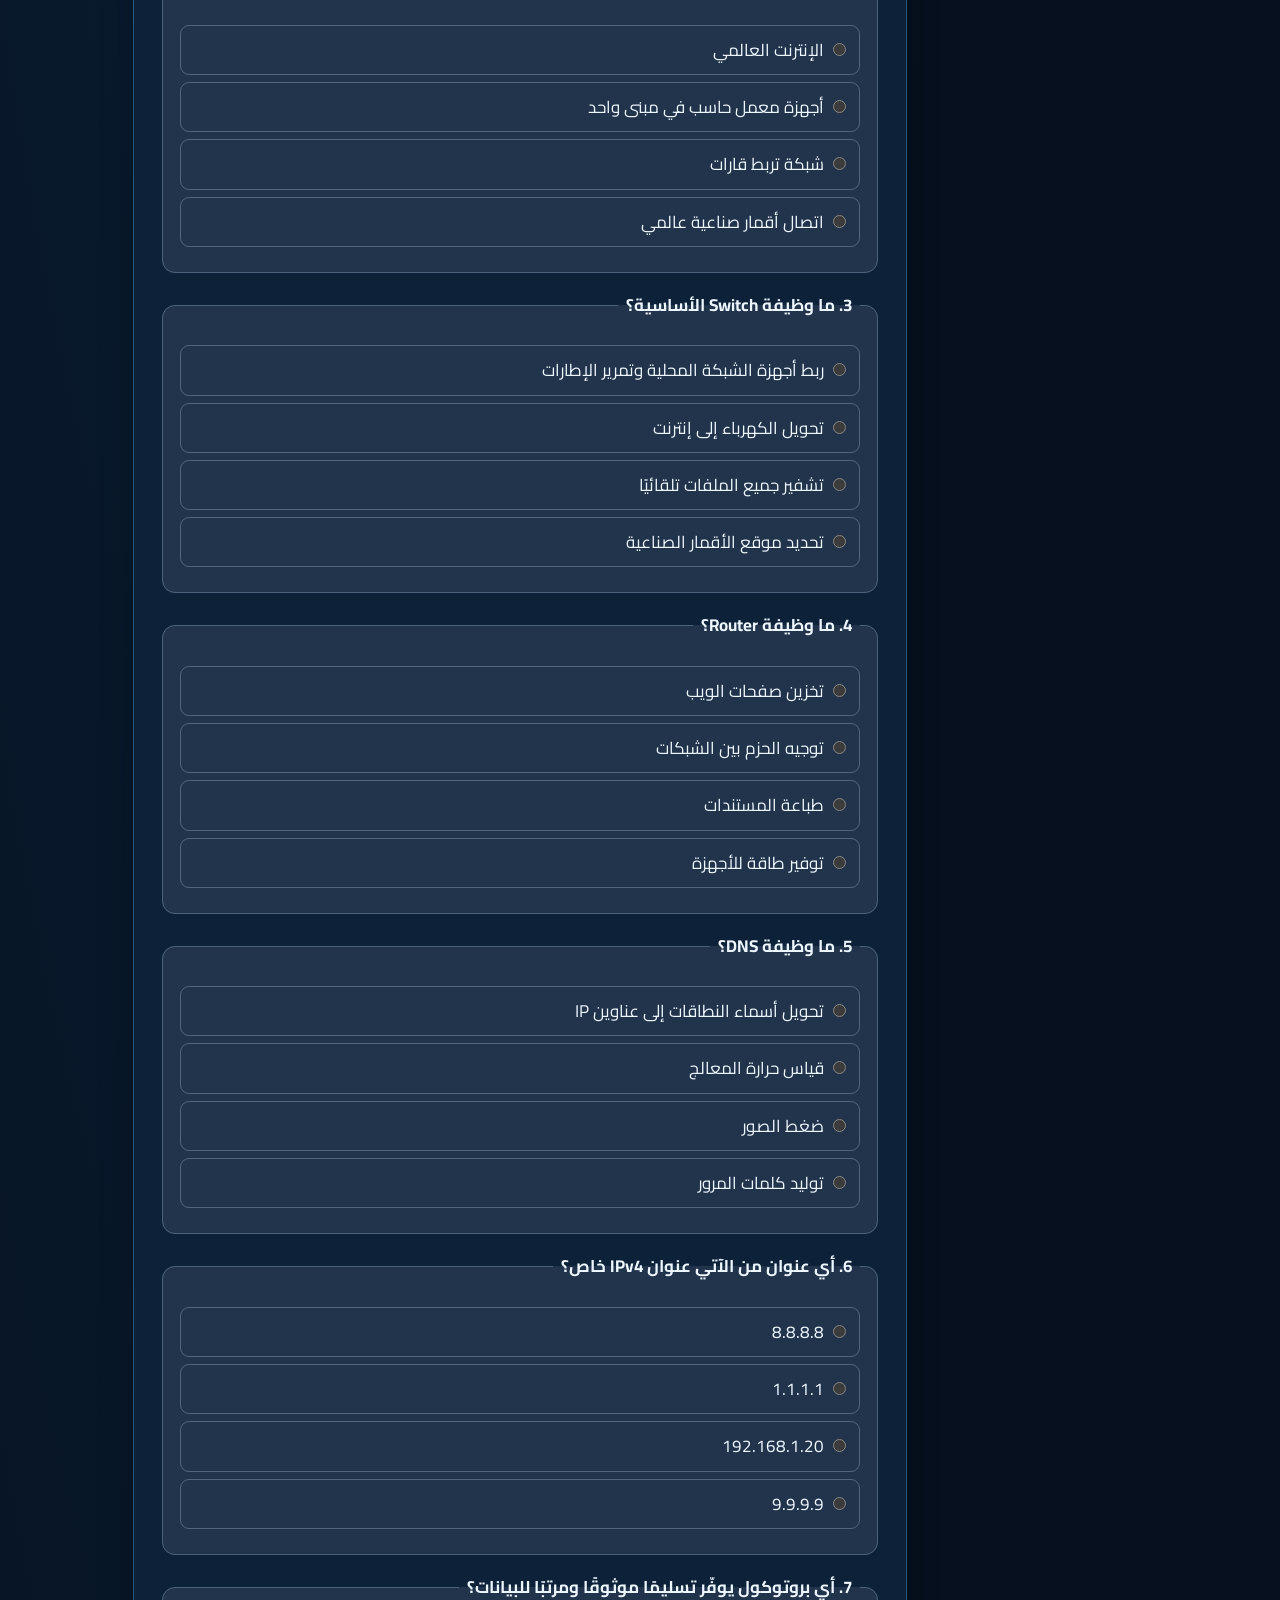
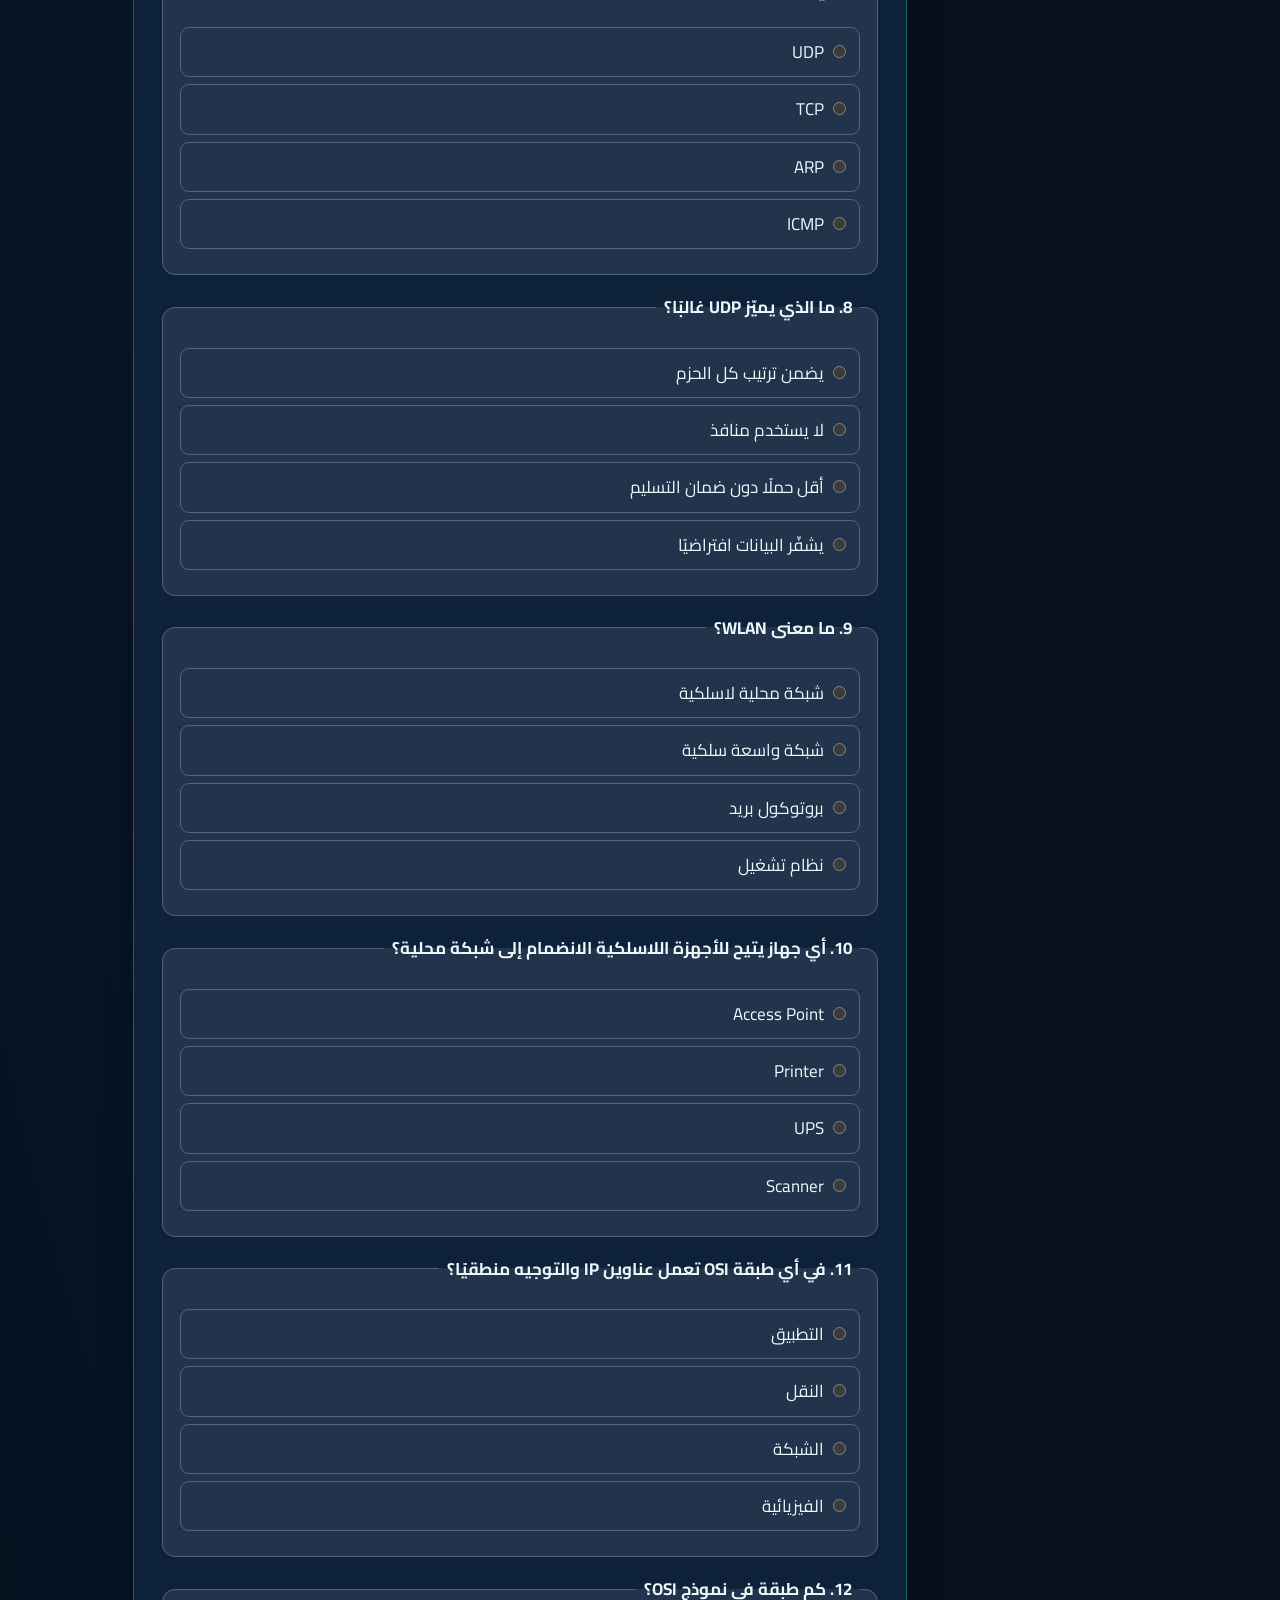
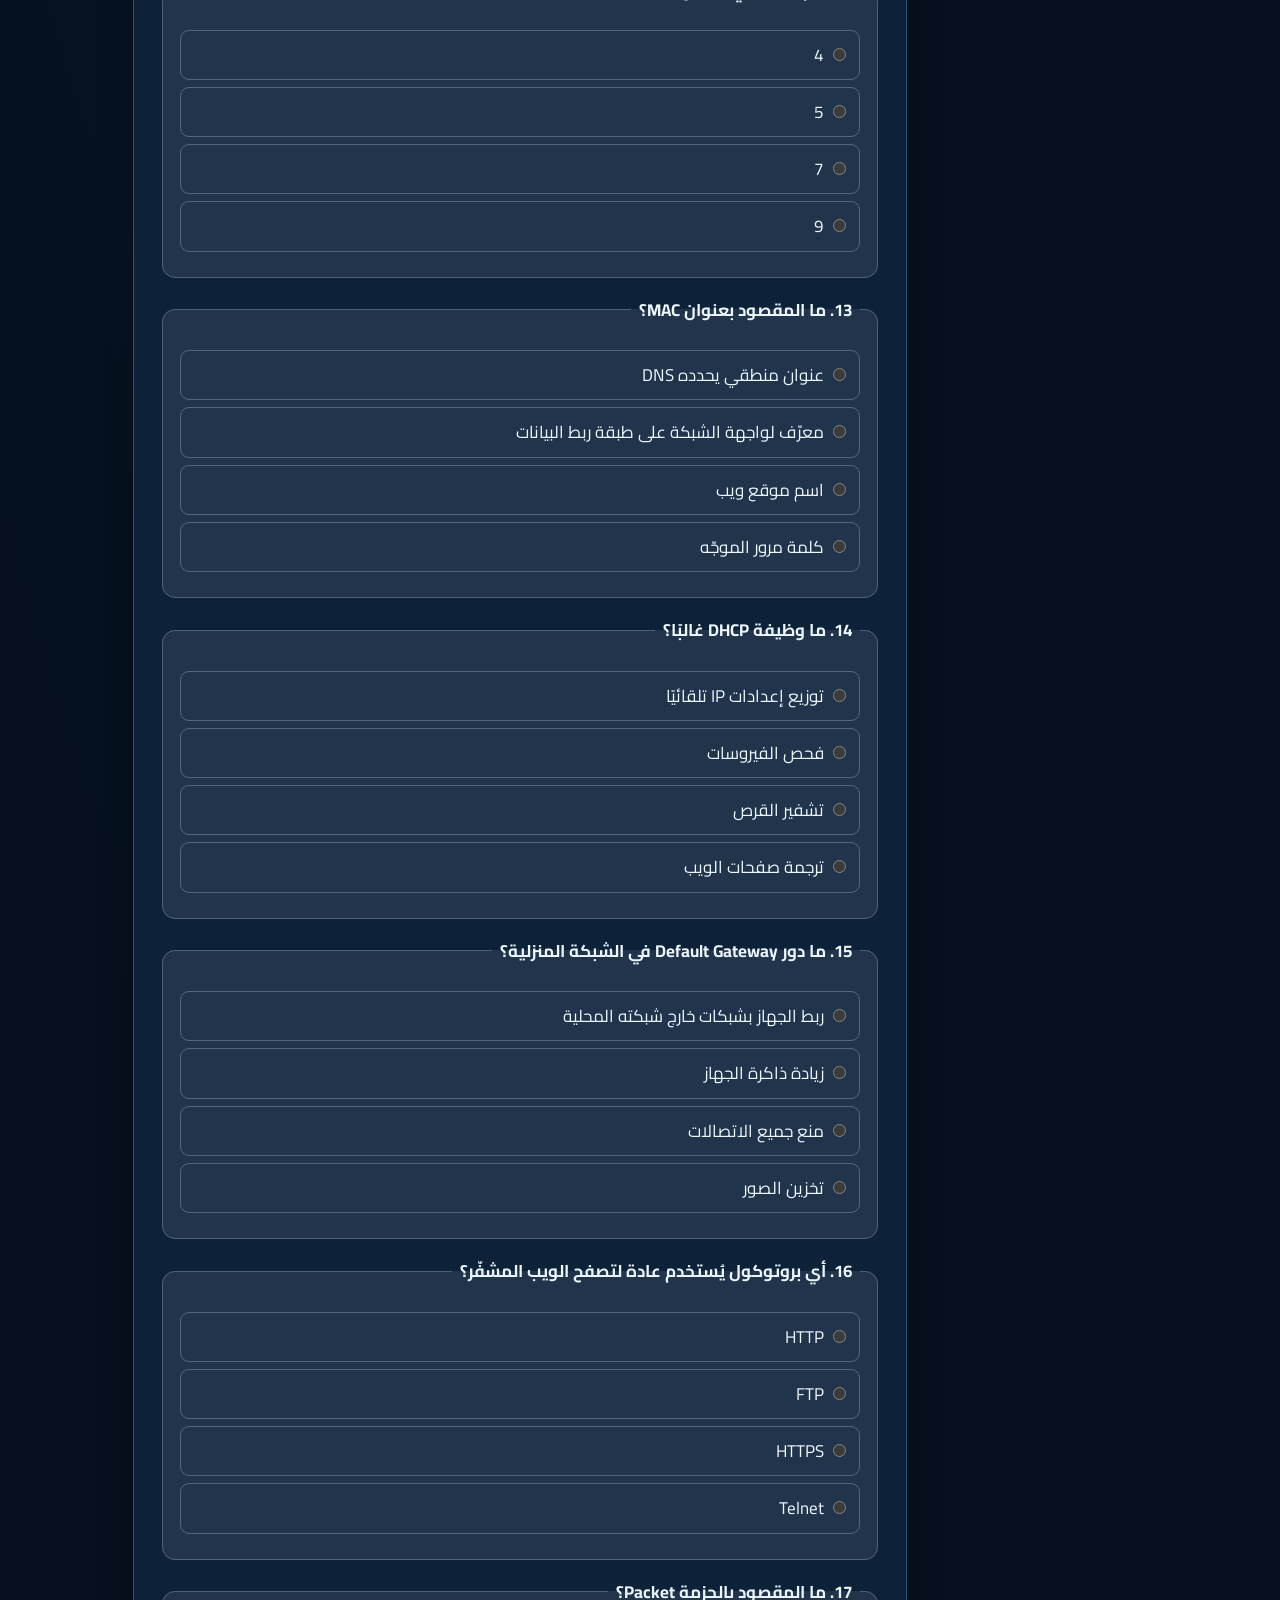
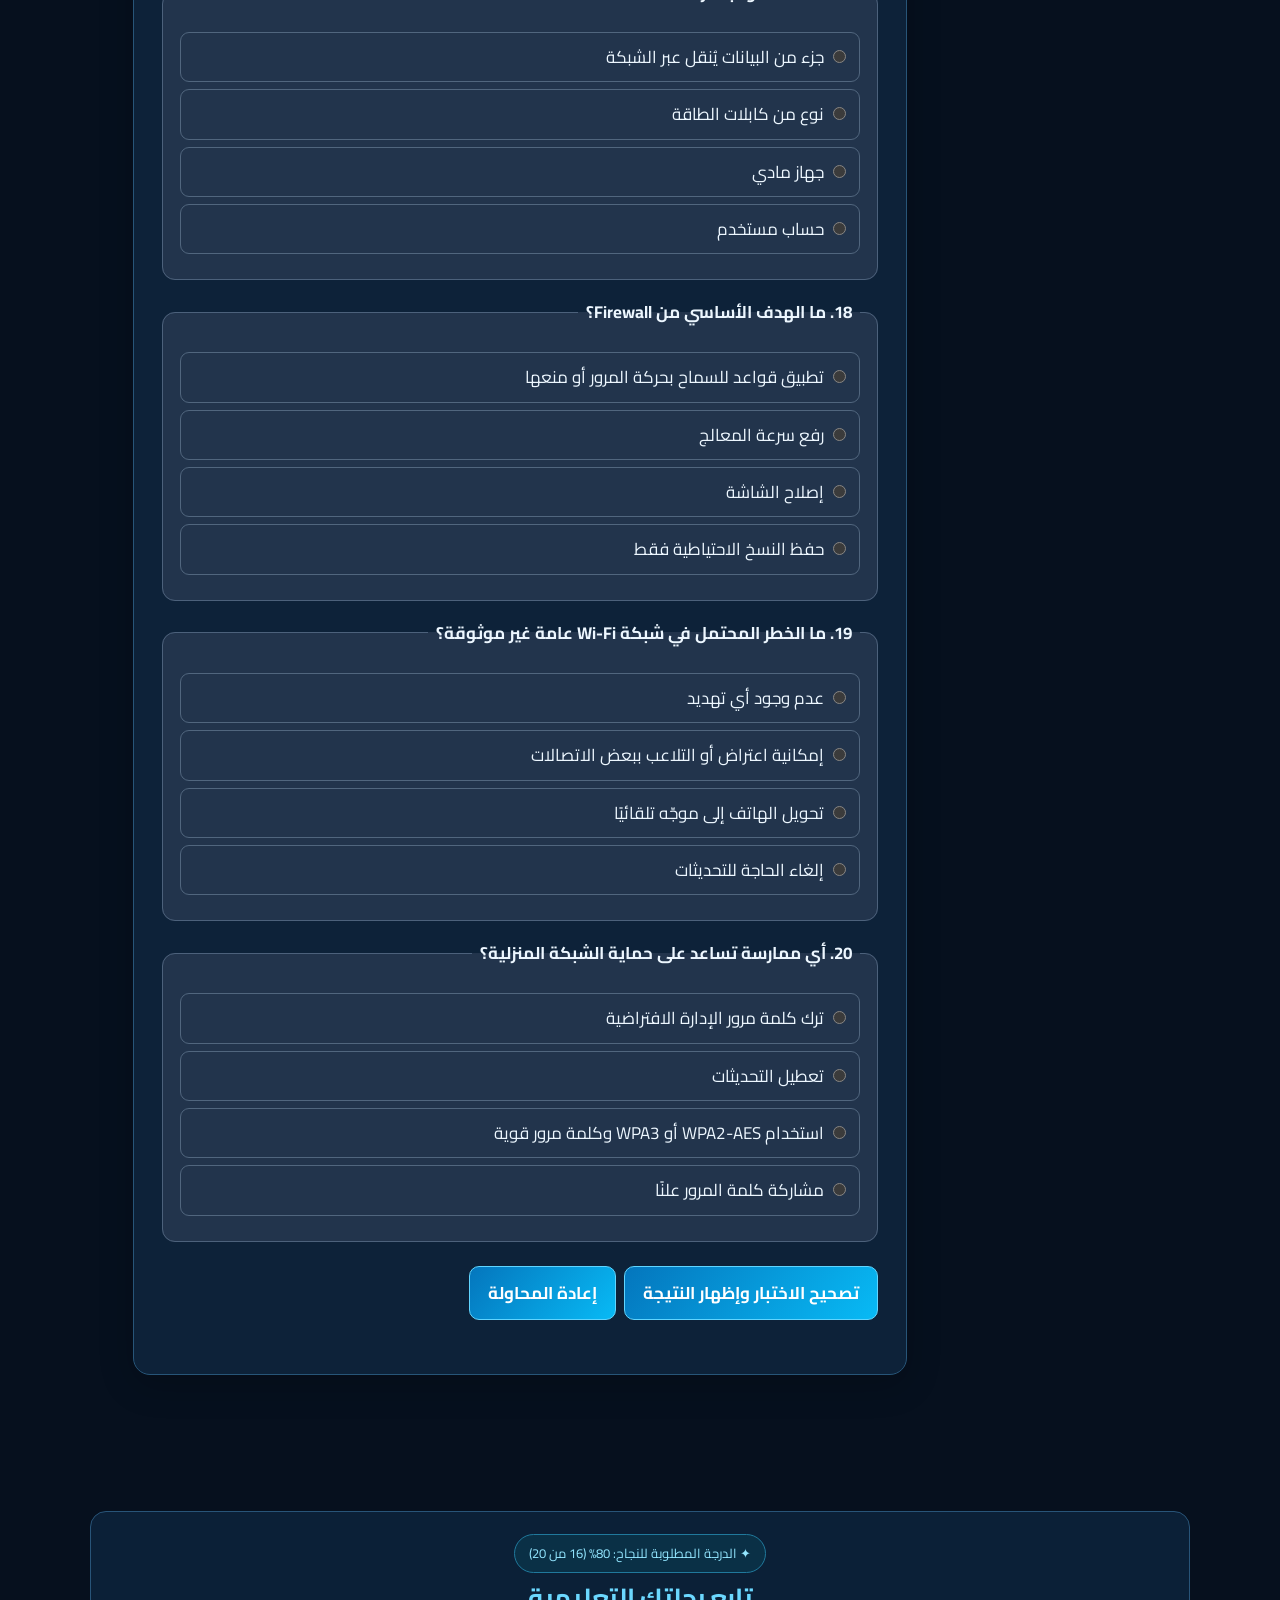
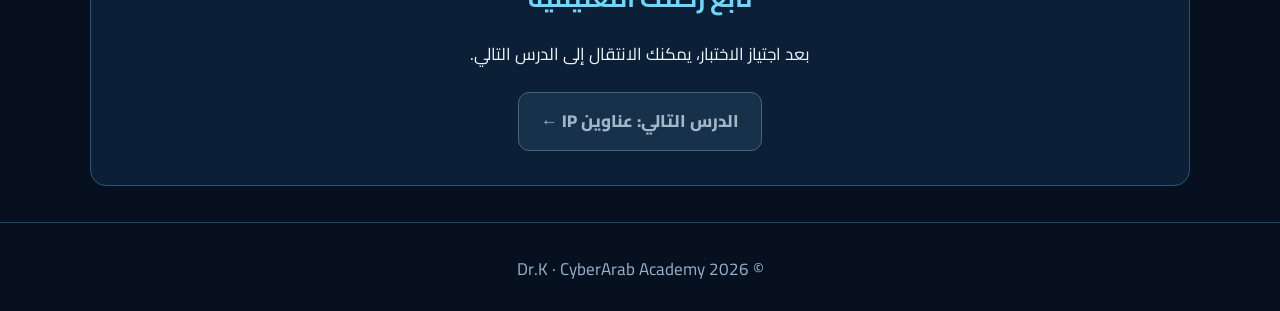
<file: network-lesson-6.html>
<!DOCTYPE html>
<html dir="rtl" lang="ar"><head><meta charset="utf-8"/><meta content="width=device-width,initial-scale=1" name="viewport"/><meta content="الدرس السادس من أساسيات الشبكات: شرح طبقات OSI وTCP/IP والتغليف وتحليل اتصال HTTPS واختبار تفاعلي من 10 أسئلة." name="description"/><title>الدرس السادس: نموذجا OSI وTCP/IP | CyberArab Academy</title><style>
:root{--bg:#0d1728;--panel:#1b2b43;--panel2:#223650;--text:#f4f7fc;--muted:#b9c9dd;--gold:#f1b45c;--line:#40536d;--accent:#b13a70;--good:#5bcba6;--bad:#e48c9a}*{box-sizing:border-box}html{scroll-behavior:smooth}body{margin:0;background:var(--bg);color:var(--text);font:18px/1.9 Tahoma,Arial,sans-serif}a{color:var(--gold)}header{background:#14243a;border-bottom:1px solid var(--line);padding:15px max(22px,calc((100vw - 1320px)/2));display:flex;align-items:center;justify-content:space-between;gap:15px;flex-wrap:wrap}header strong{font-size:21px}nav a{margin-inline:8px;text-decoration:none;color:var(--text);font-size:15px}nav a:hover{color:var(--gold)}.layout{max-width:1380px;margin:26px auto;display:grid;grid-template-columns:minmax(0,1fr) 285px;gap:30px;padding:0 22px}.main{min-width:0}.sidebar{position:sticky;top:16px;align-self:start;background:var(--panel);border:1px solid var(--line);border-radius:22px;padding:24px;max-height:calc(100vh - 32px);overflow:auto}.sidebar h2{font-size:20px;margin:0 0 12px}.sidebar a{display:block;color:#cbe2ff;text-decoration:none;margin:9px 0;font-size:15px}.sidebar a:hover{color:var(--gold)}.progress{height:11px;border-radius:12px;background:#41536d;margin:14px 0;overflow:hidden}.progress span{display:block;width:50%;height:100%;background:var(--gold)}.hero{padding:35px;border-radius:24px;background:linear-gradient(130deg,#203a59,#1b2b43);border:1px solid var(--line);margin-bottom:25px}.hero h1{font-size:clamp(27px,3.3vw,44px);margin:12px 0}.hero p{color:#f0f3fb}.pills{display:flex;gap:9px;flex-wrap:wrap}.pill{background:#324b69;border-radius:30px;padding:6px 14px;font-size:14px}.block{background:var(--panel);border:1px solid var(--line);border-radius:23px;padding:30px;margin:23px 0;scroll-margin-top:18px}.block h2{font-size:clamp(23px,2.3vw,31px);color:var(--gold);margin:0 0 20px}.block h3{color:#fff;margin:20px 0 8px}.block p{margin:13px 0}.diagram{background:#102035;border:1px solid #354f6e;border-radius:17px;padding:24px;margin:22px 0}.nodes{display:flex;align-items:center;justify-content:center;gap:15px;flex-wrap:wrap}.nodes div{border:2px solid var(--gold);border-radius:15px;background:#2b4360;padding:17px 26px;text-align:center;min-width:200px}.nodes small{color:#f4c98d}.nodes span{color:var(--good);font-weight:bold}.center{text-align:center}.note{border-right:4px solid var(--gold);background:#263c56;border-radius:10px;padding:16px;margin:20px 0}table{border-collapse:collapse;width:100%;margin:18px 0;font-size:16px}th,td{border:1px solid #49617e;padding:11px;text-align:right}th{background:#2d4664;color:var(--gold)}tr:nth-child(even){background:#223650}.steps{display:grid;grid-template-columns:repeat(2,minmax(0,1fr));gap:13px}.steps div{border:1px solid #536b87;border-radius:13px;background:#253b56;padding:16px}.steps b{display:block;color:var(--gold)}.steps span{display:block}.flowline{display:grid;grid-template-columns:1fr 1.5fr 1fr;text-align:center;gap:8px;align-items:center;margin:8px 0}.flowline span{padding:6px;border:1px solid #49617e;border-radius:8px}.flowline span:nth-child(2){color:var(--gold);border:none}.timeline{display:flex;justify-content:space-between;gap:5px;border-top:4px solid var(--gold);padding-top:15px;font-size:14px}.timeline span{flex:1;text-align:center}.command{display:flex;align-items:center;justify-content:space-between;gap:12px;background:#0d1728;border:1px solid #466080;border-radius:11px;padding:10px 15px;margin:10px 0;overflow:auto}code{font-family:Consolas,monospace;color:#ffcd8a}.copy{border:1px solid #7a9ab8;background:#2e4a69;color:white;border-radius:9px;padding:5px 12px;cursor:pointer}.question{border:1px solid #4c6380;border-radius:15px;padding:20px;margin:15px 0;background:#192a40}.question h3{font-size:18px;margin:0 0 13px}.option{display:block;border:1px solid #3e5671;border-radius:10px;padding:10px 13px;margin:7px 0;cursor:pointer}.option:hover{background:#294361}.option:has(input:checked){background:#314d6e;border-color:var(--gold)}input[type=radio]{accent-color:var(--gold);margin-left:10px}.question.correct{border-color:var(--good)}.question.wrong{border-color:var(--bad)}.feedback{margin-top:13px;font-size:15px}.quiz-actions{display:flex;gap:10px;justify-content:flex-start;flex-wrap:wrap}button.primary,button.secondary{border:0;border-radius:12px;padding:12px 22px;color:white;font-weight:bold;font-size:17px;cursor:pointer}.primary{background:#a9386c}.secondary{background:#435e7b}.result{font-size:24px;font-weight:bold;margin-top:20px}.lesson-nav{display:flex;justify-content:space-between;gap:10px;flex-wrap:wrap;margin:32px 0}.lesson-nav a,.lesson-nav span{display:inline-block;background:#314b69;border-radius:30px;padding:9px 17px;text-decoration:none;color:var(--gold)}footer{text-align:center;color:#c1d3e9;padding:35px 10px}@media(max-width:950px){.layout{grid-template-columns:1fr}.sidebar{position:static;max-height:none;order:-1}.layout{display:flex;flex-direction:column}.block{padding:20px}.hero{padding:25px}}@media(max-width:600px){body{font-size:16px}.steps{grid-template-columns:1fr}.timeline{font-size:11px}.nodes div{min-width:145px}table{font-size:13px}th,td{padding:7px}}
</style><link href="theme.css" rel="stylesheet"/>
</head><body><div class="drk-top"><a class="drk-brand" href="index.html"><img alt="شعار Dr.K" src="drk-logo.webp"/><span><b>CyberArab Academy</b><small>أكاديمية سايبر عرب</small></span></a><nav class="drk-nav"><a href="index.html">⌂ الرئيسية</a><a href="index.html#courses">▤ الدورات</a><a href="index.html#progress">◉ تقدمي</a><a href="index.html#about">ⓘ عن الأكاديمية</a></nav></div><header><strong>🛡️ CyberArab Academy</strong><nav><a href="index.html">الرئيسية</a><a href="network-lesson-5.html">الدرس السابق: DHCP</a></nav></header><div class="layout"><main class="main">
<section class="hero"><div class="pills"><span class="pill">مسار أساسيات الشبكات</span><span class="pill">الدرس 6 من 10</span><span class="pill">مبتدئ ← متوسط</span></div><h1>الدرس السادس: نموذجا OSI وTCP/IP</h1><p>افهم كيف تنتقل البيانات بين التطبيقات والأجهزة، وكيف تساعدنا الطبقات على تشخيص مشكلات الشبكة وفهم الهجمات.</p><div class="pills"><span class="pill">المدة: 70–100 دقيقة</span><span class="pill">10 أقسام</span><span class="pill">10 أسئلة</span></div></section>
<section class="block" id="intro"><h2>1. لماذا نقسم الشبكات إلى طبقات؟</h2><p>تعمل الشبكات عبر مهام مختلفة: تطبيق يطلب صفحة، وبروتوكول نقل ينظم الاتصال، وعناوين تحدد وجهة الحزم، ووسيط فعلي يحمل الإشارات. تقسيم هذه المهام إلى <b>طبقات (Layers)</b> يجعل التصميم والفهم واستكشاف الأعطال أسهل.</p><div class="note">نموذج <b>OSI</b> مرجع تعليمي من سبع طبقات، أما <b>TCP/IP</b> فهو مجموعة بروتوكولات عملية يُشرح غالبًا بأربع طبقات. لا يعني ذلك أن كل بروتوكول يطابق طبقة واحدة بصورة صارمة.</div></section>
<section class="block" id="osi"><h2>2. طبقات OSI السبع</h2><table><thead><tr><th>الرقم</th><th>الطبقة</th><th>وظيفتها</th><th>مثال تقريبي</th></tr></thead><tbody><tr><td>7</td><td>Application — التطبيق</td><td>خدمات الشبكة التي تستخدمها التطبيقات</td><td>HTTP, DNS</td></tr><tr><td>6</td><td>Presentation — العرض</td><td>تمثيل البيانات وترميزها وتشفيرها</td><td>ترميز النصوص، مفهوم التشفير</td></tr><tr><td>5</td><td>Session — الجلسة</td><td>إدارة الجلسات والتواصل بين التطبيقات</td><td>إدارة الجلسات كمفهوم</td></tr><tr><td>4</td><td>Transport — النقل</td><td>المنافذ والتسليم بين العمليات</td><td>TCP, UDP</td></tr><tr><td>3</td><td>Network — الشبكة</td><td>العنونة المنطقية والتوجيه</td><td>IPv4, IPv6</td></tr><tr><td>2</td><td>Data Link — ربط البيانات</td><td>الإطارات والتواصل على الوصلة المحلية</td><td>Ethernet, MAC</td></tr><tr><td>1</td><td>Physical — الفيزيائية</td><td>نقل البتات كإشارات</td><td>الألياف، الكابلات، الإشارات اللاسلكية</td></tr></tbody></table><p>تذكر الترتيب من الأعلى إلى الأسفل: تطبيق، عرض، جلسة، نقل، شبكة، ربط البيانات، فيزيائية.</p></section>
<section class="block" id="tcpip"><h2>3. نموذج TCP/IP ومقارنته بـ OSI</h2><table><thead><tr><th>TCP/IP (أربع طبقات)</th><th>يقابل تقريبًا في OSI</th><th>أمثلة</th></tr></thead><tbody><tr><td>Application</td><td>7 و6 و5</td><td>HTTP, DNS, SMTP</td></tr><tr><td>Transport</td><td>4</td><td>TCP, UDP</td></tr><tr><td>Internet</td><td>3</td><td>IP, ICMP</td></tr><tr><td>Link / Network Access</td><td>2 و1</td><td>Ethernet, Wi-Fi</td></tr></tbody></table><div class="diagram"><div class="nodes"><div>📱 التطبيق<br/><small>HTTP / DNS</small></div><span>↓</span><div>🚚 النقل<br/><small>TCP / UDP</small></div><span>↓</span><div>🌐 الإنترنت<br/><small>IP</small></div><span>↓</span><div>🔌 الوصلة<br/><small>Ethernet / Wi-Fi</small></div></div></div><p>توجد مراجع تعرض TCP/IP بخمس طبقات بفصل الوصلة عن الطبقة الفيزيائية؛ الاختلاف هنا في طريقة العرض التعليمية.</p></section>
<section class="block" id="encapsulation"><h2>4. التغليف Encapsulation</h2><p>عند إرسال البيانات، تضيف الطبقات معلومات تحكم إلى المحتوى، مثل منافذ النقل وعناوين IP ومعلومات إطار Ethernet. يسمى ذلك <b>التغليف</b>، ويُزال تدريجيًا عند الاستقبال (<b>Decapsulation</b>).</p><div class="steps"><div><b>Application Data</b><span>بيانات التطبيق مثل طلب HTTP.</span></div><div><b>TCP Segment / UDP Datagram</b><span>تُضاف معلومات النقل مثل المنافذ.</span></div><div><b>IP Packet</b><span>تُضاف عناوين IP للمصدر والوجهة.</span></div><div><b>Link Frame</b><span>تُضاف معلومات الوصلة المحلية لإرسال الإطار.</span></div></div><div class="note">التسميات تختلف بحسب البروتوكول؛ ليست كل حركة مرور TCP، وليست كل الوصلات Ethernet.</div></section>
<section class="block" id="addresses"><h2>5. الفرق بين MAC وIP وPort</h2><table><tr><th>العنصر</th><th>ماذا يحدد؟</th><th>مثال</th></tr><tr><td>MAC Address</td><td>معرّف واجهة على الوصلة المحلية (في شبكات مثل Ethernet)</td><td dir="ltr">00:1A:2B:3C:4D:5E</td></tr><tr><td>IP Address</td><td>عنوان منطقي يُستخدم في التوجيه بين الشبكات</td><td dir="ltr">192.168.1.20</td></tr><tr><td>Port</td><td>خدمة أو عملية على الجهاز في TCP/UDP</td><td dir="ltr">443</td></tr></table><p>مثال: قد يتجه طلب متصفح إلى عنوان IP لخادم عبر منفذ 443، بينما يُرسل الإطار في كل وصلة محلية إلى عنوان MAC مناسب لتلك الوصلة.</p></section>
<section class="block" id="example"><h2>6. مثال عملي: فتح موقع HTTPS</h2><ol><li>تكتب عنوان الموقع في المتصفح، وقد يحتاج المتصفح إلى DNS للحصول على عنوان IP.</li><li>ينشئ المتصفح اتصالًا مناسبًا؛ قد يكون <b>TCP + TLS</b> أو <b>QUIC فوق UDP</b> بحسب إصدار HTTP المستخدم.</li><li>تُرسل حزم IP نحو الوجهة عبر الموجّهات (Routers).</li><li>تُحمل الحزم داخل إطارات الوصلة المحلية مثل Wi-Fi أو Ethernet.</li><li>يفك الطرف المستقبِل التغليف ويمرر البيانات إلى التطبيق.</li></ol><div class="note">مهم: HTTPS لا يعني دائمًا TCP؛ فـ HTTP/3 يستخدم QUIC فوق UDP.</div></section>
<section class="block" id="troubleshoot"><h2>7. استكشاف الأعطال حسب الطبقات</h2><table><tr><th>العرض</th><th>طبقة تفحصها أولًا</th><th>مثال فحص</th></tr><tr><td>الكابل مفصول أو Wi-Fi غير متصل</td><td>Physical / Link</td><td>حالة الواجهة والاتصال</td></tr><tr><td>عنوان IP أو بوابة غير صحيحين</td><td>Network</td><td>إعدادات IP ومسار التوجيه</td></tr><tr><td>خدمة لا تستجيب على منفذ معين</td><td>Transport / Application</td><td>المنفذ والخدمة والجدار الناري</td></tr><tr><td>اسم الموقع لا يُحل</td><td>Application (DNS)</td><td>استعلام DNS</td></tr></table><p>التصنيف يساعد في تنظيم التشخيص، لكنه ليس بديلًا عن الأدلة؛ قد تتداخل أسباب العطل عبر أكثر من طبقة.</p></section>
<section class="block" id="lab"><h2>8. تطبيق عملي آمن</h2><p>الأوامر التالية للفحص فقط، ولا تغيّر إعدادات الشبكة. اختر ما يناسب نظامك.</p><h3>Windows</h3><div class="command"><code dir="ltr">ipconfig /all</code><button class="copy" data-copy="ipconfig /all">نسخ</button></div><div class="command"><code dir="ltr">tracert example.com</code><button class="copy" data-copy="tracert example.com">نسخ</button></div><h3>Linux</h3><div class="command"><code dir="ltr">ip address show</code><button class="copy" data-copy="ip address show">نسخ</button></div><div class="command"><code dir="ltr">ip route</code><button class="copy" data-copy="ip route">نسخ</button></div><h3>ماذا تستنتج؟</h3><ol><li>حدد عنوان IP الخاص بواجهة الشبكة.</li><li>حدد البوابة الافتراضية إن وجدت.</li><li>قارن بين مفهوم عنوان IP ومفهوم المنفذ.</li><li>على Windows، لاحظ أن <code>tracert</code> قد يعرض موجّهات على الطريق، لكن عدم ظهور بعض القفزات لا يعني بالضرورة وجود عطل.</li></ol></section>
<section class="block" id="security"><h2>9. لماذا تهم الطبقات في الأمن السيبراني؟</h2><div class="steps"><div><b>Link Layer</b><span>مراقبة الشبكة المحلية وحماية المحولات من بعض الهجمات.</span></div><div><b>Network Layer</b><span>قواعد التوجيه والتحكم في المرور حسب عناوين IP.</span></div><div><b>Transport Layer</b><span>التحكم في المنافذ واتصالات TCP/UDP.</span></div><div><b>Application Layer</b><span>فحص طلبات الويب، والمصادقة، ومشكلات التطبيقات.</span></div></div><p>تساعد الطبقات محلل مركز العمليات الأمنية (SOC) على ربط مؤشرات مثل عنوان IP والمنفذ واسم النطاق ونوع البروتوكول لتكوين صورة أوضح عن الحدث.</p></section>
<section class="block" id="quiz"><h2>10. اختبار الدرس — 10 أسئلة</h2><p>اختر إجابة واحدة لكل سؤال. <b>درجة النجاح 80% (8 من 10)</b> لفتح الدرس التالي عند نشره. يمكنك إعادة المحاولة.</p><div id="questions"></div><div class="quiz-actions"><button class="primary" id="grade" type="button">تصحيح الإجابات</button><button class="secondary" id="reset" type="button">إعادة المحاولة</button></div><div aria-live="polite" class="result" id="result"></div></section>
<div class="lesson-nav"><a href="network-lesson-5.html">→ الدرس السابق: DHCP</a><span title="سيتم نشره لاحقًا">الدرس السابع: أجهزة الشبكات وSwitching (قريبًا) ←</span></div>
</main><aside class="sidebar"><h2>📚 محتويات الدرس</h2><p>الدرس 6 من 10</p><div class="progress"><span style="width:60%"></span></div><a href="#intro">1. لماذا نستخدم الطبقات؟</a><a href="#osi">2. طبقات OSI السبع</a><a href="#tcpip">3. نموذج TCP/IP</a><a href="#encapsulation">4. التغليف Encapsulation</a><a href="#addresses">5. MAC وIP وPort</a><a href="#example">6. مثال HTTPS</a><a href="#troubleshoot">7. استكشاف الأعطال</a><a href="#lab">8. تطبيق عملي آمن</a><a href="#security">9. الطبقات والأمن السيبراني</a><a href="#quiz">10. اختبار الدرس</a></aside></div><footer>CyberArab Academy — محتوى تعليمي في الشبكات والأمن السيبراني</footer><script>// أسئلة الدرس السادس: كل سؤال [النص، الخيارات، رقم الإجابة، التفسير]
const questions = [
  [
    "كم طبقة في نموذج OSI؟",
    [
      "4",
      "5",
      "7",
      "8"
    ],
    2,
    "نموذج OSI يتكون من سبع طبقات."
  ],
  [
    "أي طبقة من OSI مسؤولة عن عناوين IP والتوجيه؟",
    [
      "Network",
      "Presentation",
      "Physical",
      "Session"
    ],
    0,
    "طبقة Network هي الطبقة الثالثة."
  ],
  [
    "أي بروتوكول يُصنف عادة في طبقة النقل؟",
    [
      "IP",
      "TCP",
      "Ethernet",
      "DNS"
    ],
    1,
    "TCP وUDP بروتوكولا نقل."
  ],
  [
    "ما معنى Encapsulation؟",
    [
      "حذف كل الترويسات",
      "إضافة معلومات تحكم أثناء انتقال البيانات عبر الطبقات",
      "تغيير عنوان الموقع",
      "إيقاف الاتصال"
    ],
    1,
    "تُضاف ترويسات أو معلومات خاصة بكل طبقة حسب البروتوكول."
  ],
  [
    "أي عنصر يحدد الخدمة غالبًا داخل جهاز باستخدام TCP أو UDP؟",
    [
      "MAC Address",
      "Port Number",
      "Subnet Mask",
      "SSID"
    ],
    1,
    "رقم المنفذ يحدد نقطة نهاية الخدمة أو العملية."
  ],
  [
    "كم طبقة في العرض الشائع ذي الأربع طبقات لنموذج TCP/IP؟",
    [
      "3",
      "4",
      "6",
      "7"
    ],
    1,
    "نستخدم هنا عرض TCP/IP بأربع طبقات."
  ],
  [
    "أي طبقة تتعامل مع الإطارات على شبكة Ethernet المحلية؟",
    [
      "Data Link",
      "Application",
      "Session",
      "Presentation"
    ],
    0,
    "الإطارات من مفاهيم طبقة ربط البيانات."
  ],
  [
    "أي عبارة أدق بشأن HTTPS الحديث؟",
    [
      "يعمل دائمًا عبر TCP فقط",
      "قد يستخدم HTTP/3 بروتوكول QUIC فوق UDP",
      "لا يستخدم IP",
      "لا يحتاج إلى تشفير"
    ],
    1,
    "HTTP/3 يستخدم QUIC فوق UDP."
  ],
  [
    "ما الأمر الذي يعرض عناوين الواجهات في Linux؟",
    [
      "ip address show",
      "tracert example.com",
      "dir",
      "whoami /all"
    ],
    0,
    "يعرض ip address show عناوين الواجهات."
  ],
  [
    "إذا لم يُحل اسم موقع إلى عنوان IP، ما الخدمة التي تفحصها غالبًا؟",
    [
      "DHCP فقط",
      "DNS",
      "Ethernet فقط",
      "NTP"
    ],
    1,
    "DNS مسؤولة عن حل أسماء النطاقات."
  ]
];
const container = document.getElementById('questions');
function renderQuiz() {
  container.replaceChildren();
  questions.forEach((question, index) => {
    const card = document.createElement('div');
    card.className = 'question';
    card.id = 'q' + index;
    const heading = document.createElement('h3');
    heading.textContent = (index + 1) + '. ' + question[0];
    card.appendChild(heading);
    question[1].forEach((answer, optionIndex) => {
      const label = document.createElement('label');
      label.className = 'option';
      const radio = document.createElement('input');
      radio.type = 'radio';
      radio.name = 'q' + index;
      radio.value = optionIndex;
      label.append(radio, document.createTextNode(answer));
      card.appendChild(label);
    });
    const feedback = document.createElement('div');
    feedback.className = 'feedback';
    card.appendChild(feedback);
    container.appendChild(card);
  });
}
renderQuiz();
document.getElementById('grade').addEventListener('click', () => {
  let score = 0;
  let answered = 0;
  questions.forEach((question, index) => {
    const card = document.getElementById('q' + index);
    const selected = card.querySelector('input:checked');
    const feedback = card.querySelector('.feedback');
    card.classList.remove('correct', 'wrong');
    if (selected) answered++;
    if (selected && Number(selected.value) === question[2]) {
      score++;
      card.classList.add('correct');
      feedback.textContent = '✓ إجابة صحيحة. ' + question[3];
    } else {
      card.classList.add('wrong');
      feedback.textContent = (selected ? '✗' : 'لم تُجب.') + ' الإجابة الصحيحة: ' + question[1][question[2]] + '. ' + question[3];
    }
  });
  document.getElementById('result').textContent =
    'النتيجة: ' + score + ' / ' + questions.length + ' (' + Math.round(score / questions.length * 100) + '%) — أجبت عن ' + answered + ' سؤالًا.';
  document.getElementById('result').scrollIntoView({behavior:'smooth',block:'center'});
});
document.getElementById('reset').addEventListener('click', () => {
  renderQuiz();
  document.getElementById('result').textContent = '';
  document.getElementById('quiz').scrollIntoView({behavior:'smooth'});
});
document.querySelectorAll('.copy').forEach(button => button.addEventListener('click', async () => {
  try {
    await navigator.clipboard.writeText(button.dataset.copy);
    button.textContent = 'تم النسخ';
  } catch {
    button.textContent = 'حدد الأمر وانسخه';
  }
}));</script><section class="drk-end"><span class="drk-status">✦ الدرجة المطلوبة للنجاح: 80% (8 من 10)</span><h2>تابع رحلتك التعليمية</h2><p>بعد اجتياز الاختبار، يمكنك الانتقال إلى الدرس التالي.</p><a class="drk-next" href="index.html#courses">العودة إلى الدورات ←</a></section><footer class="drk-footer">© 2026 Dr.K · CyberArab Academy</footer><script defer="" src="academy.js"></script></body></html>
</file>
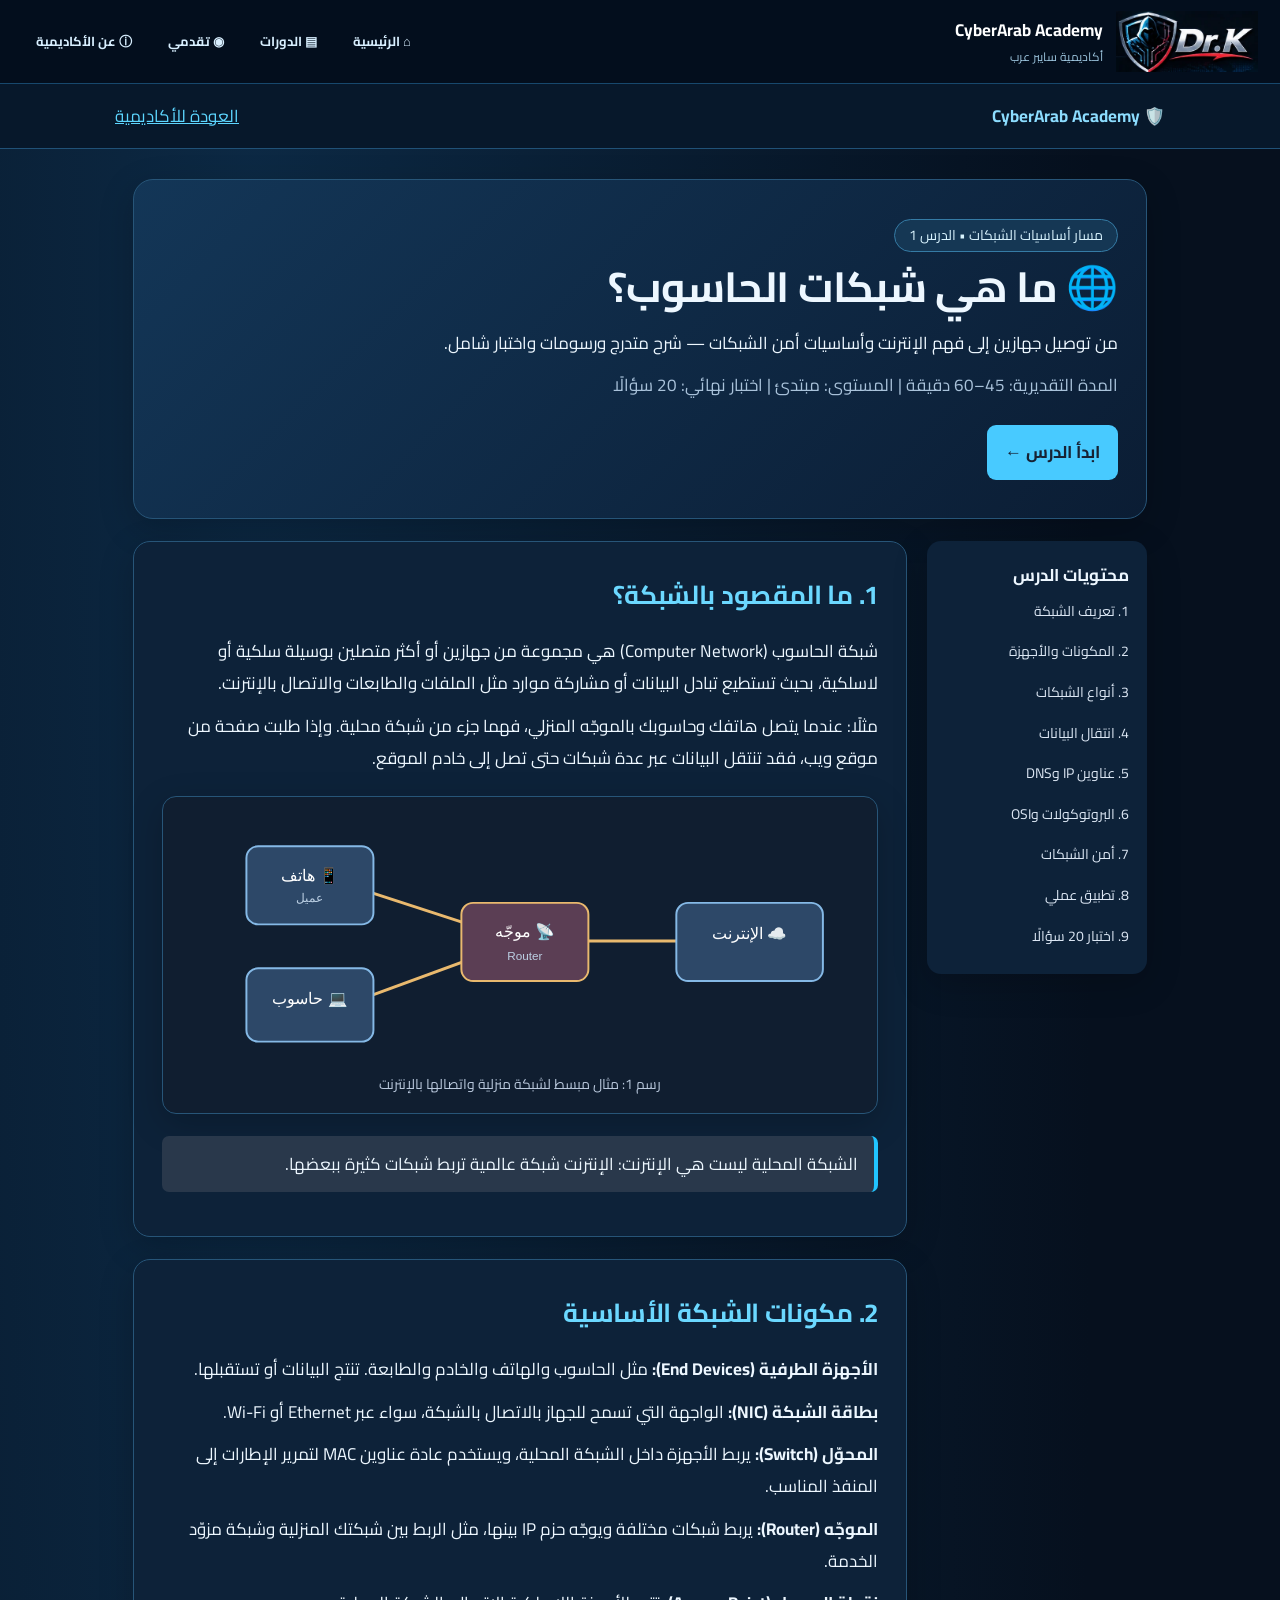
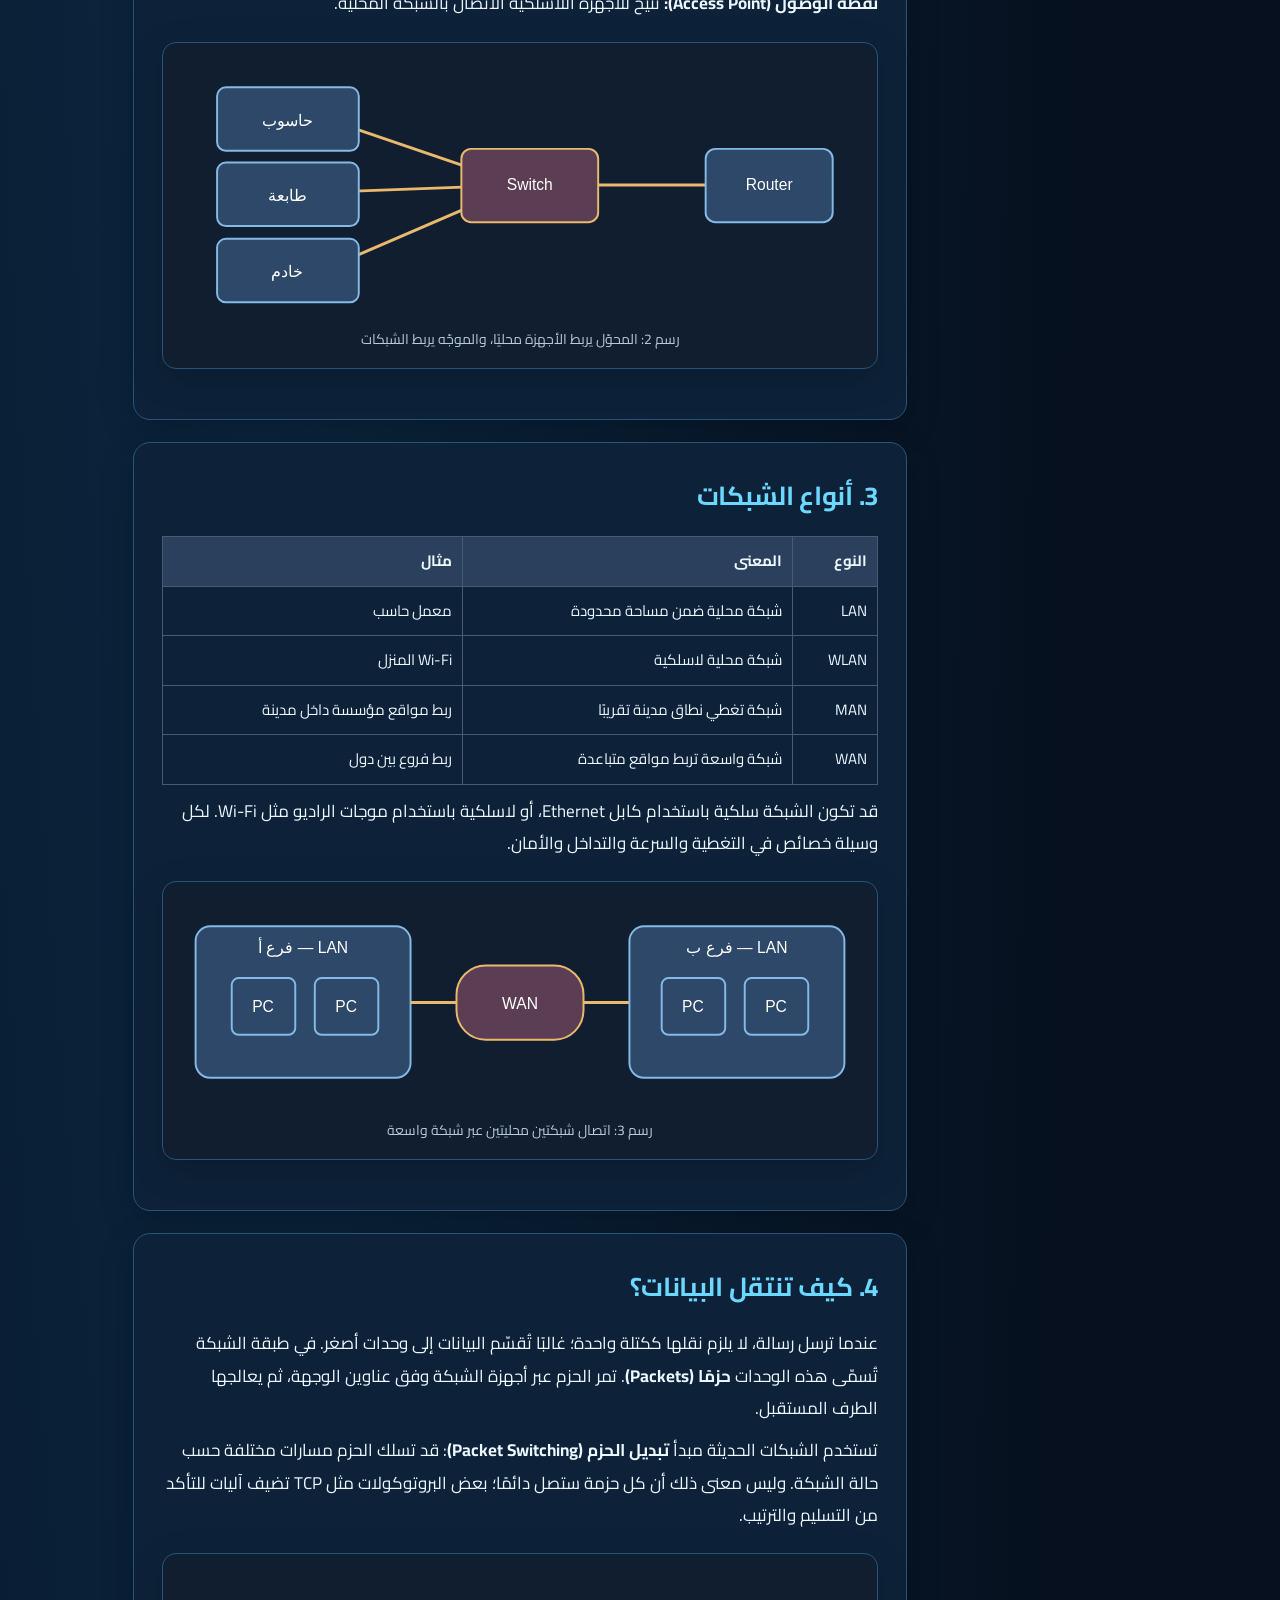
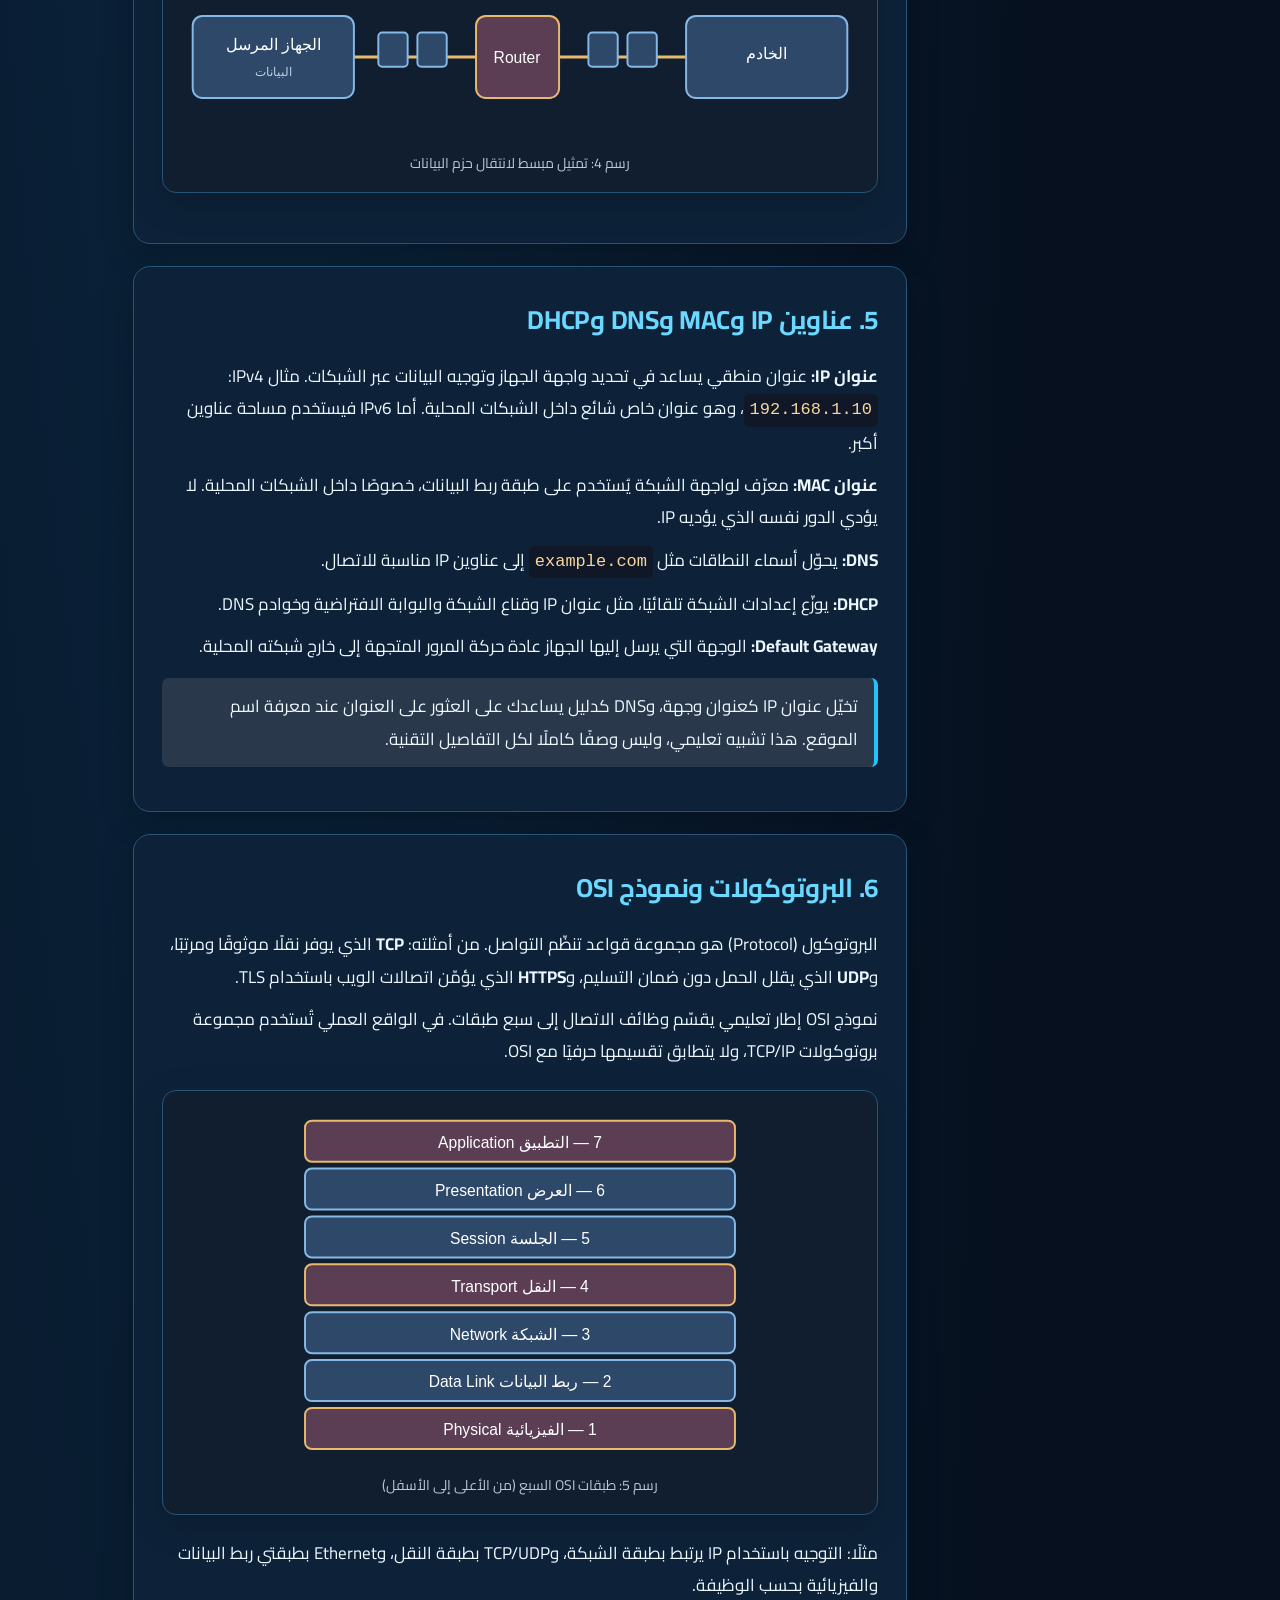
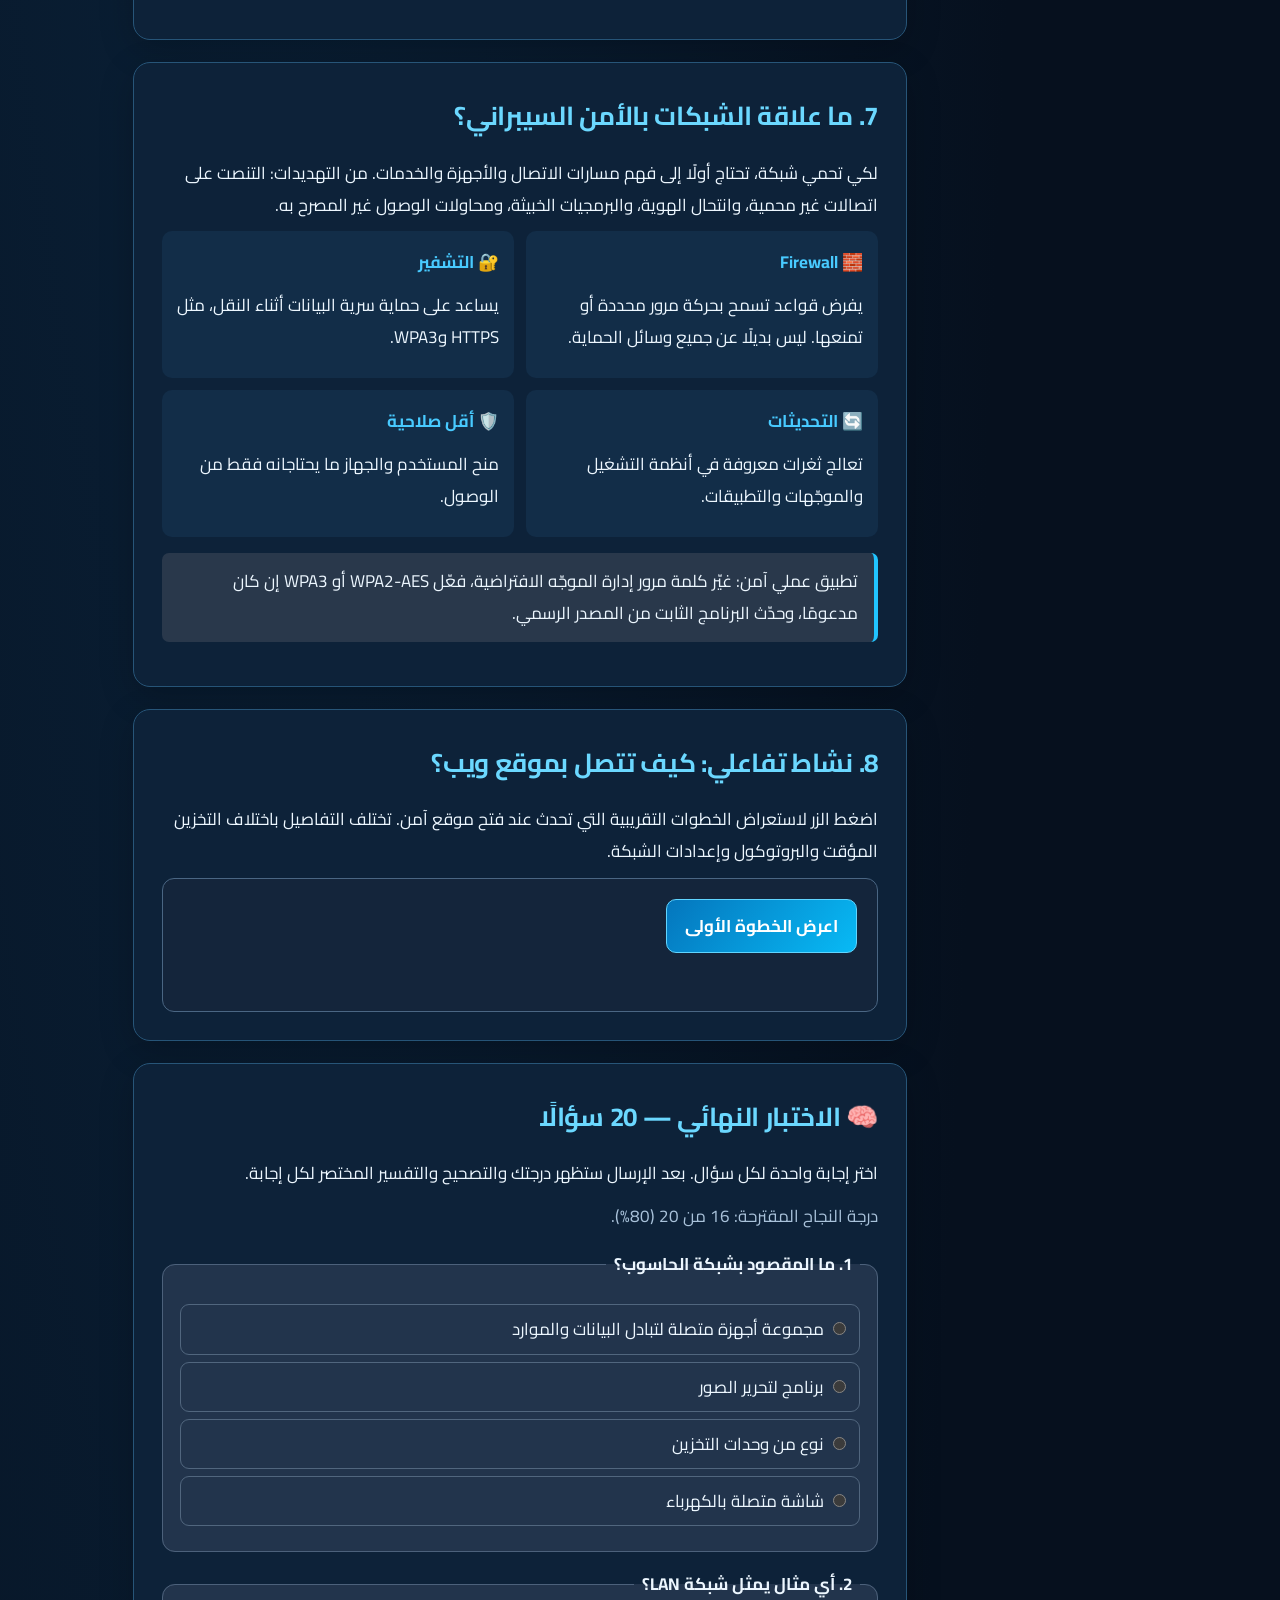
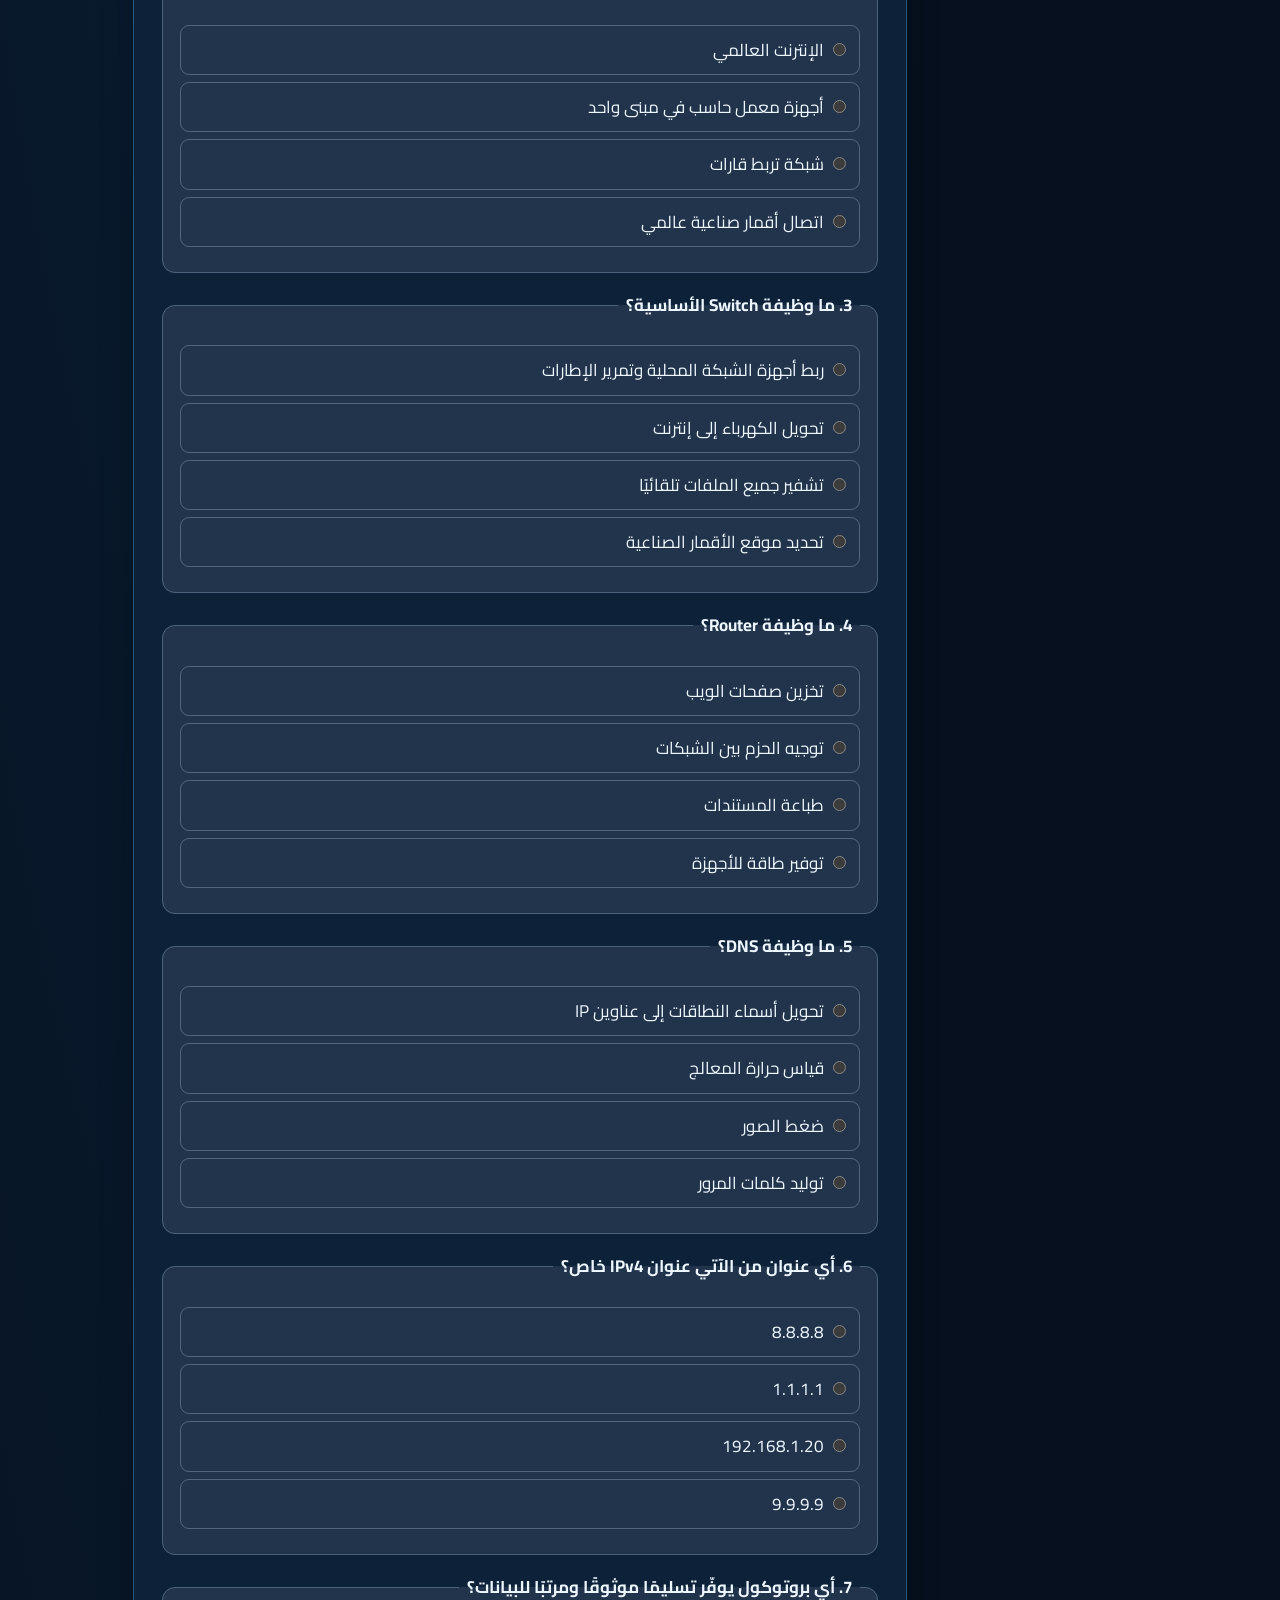
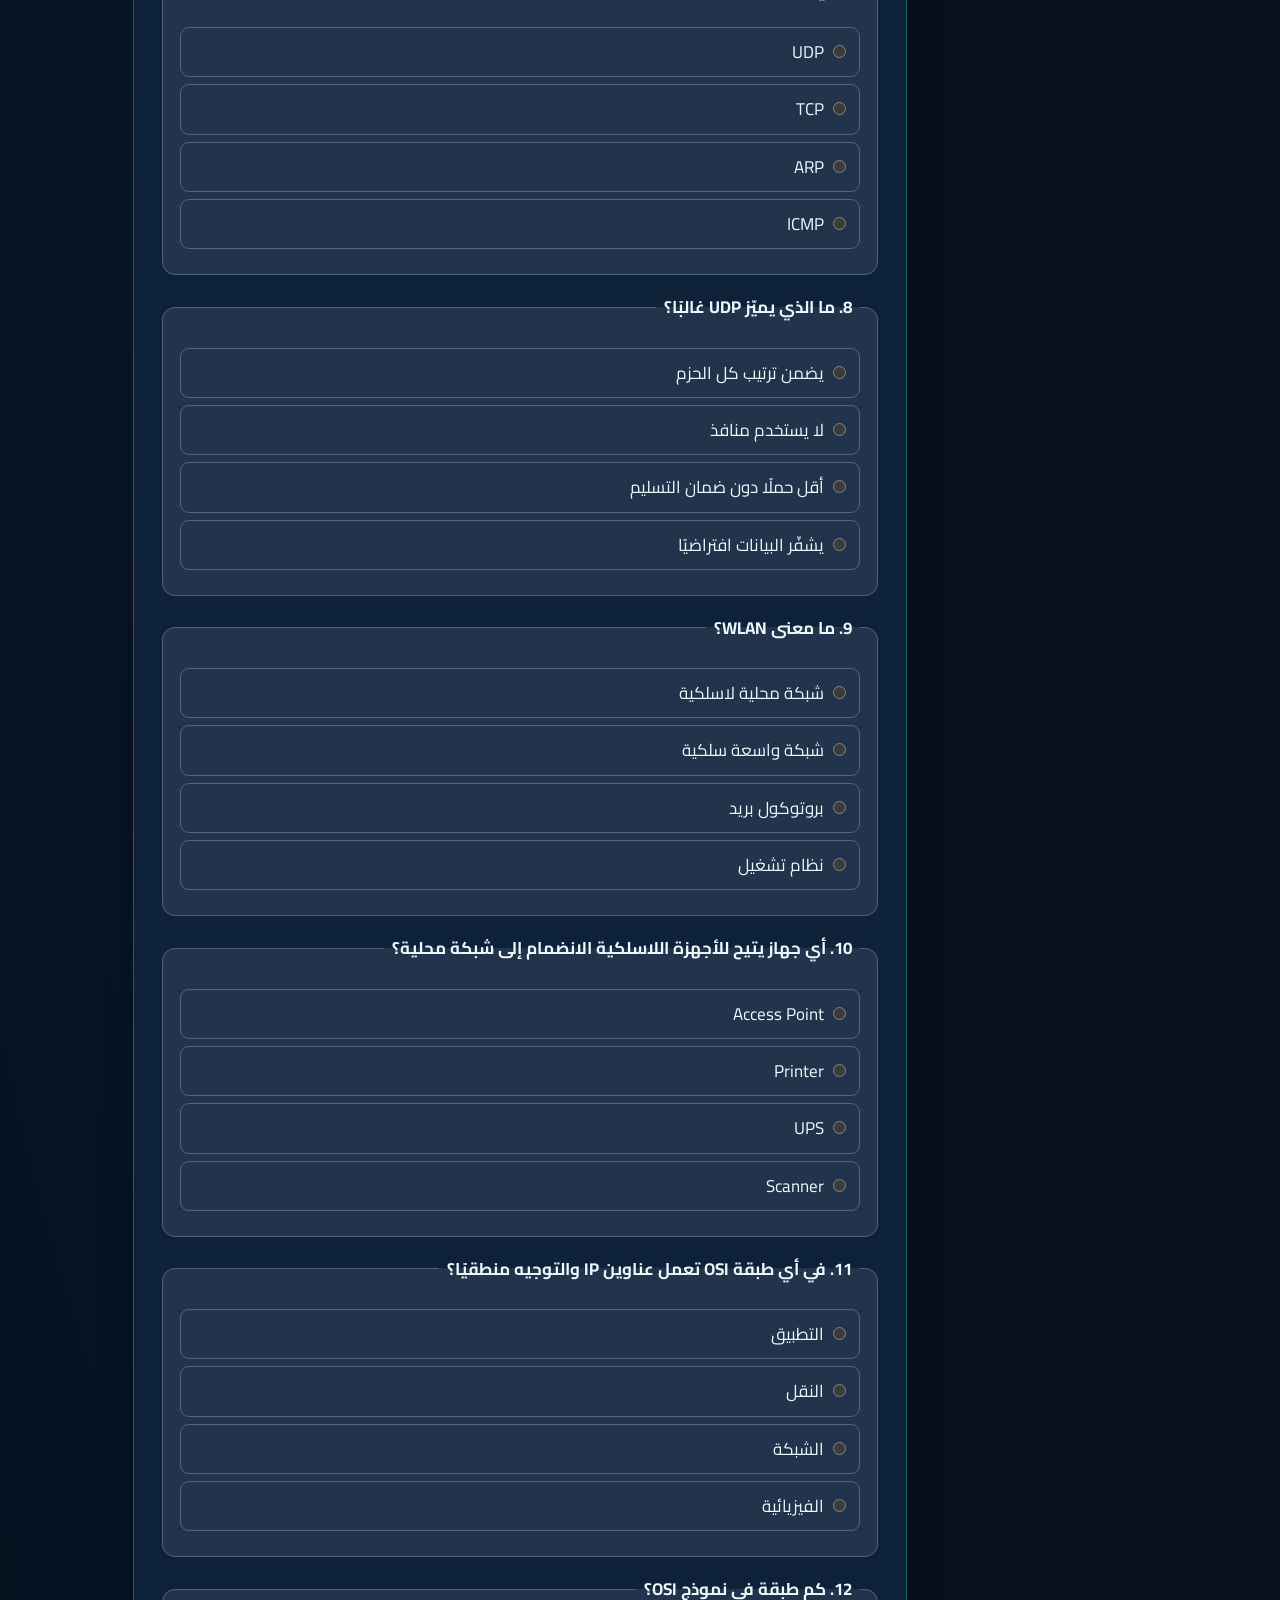
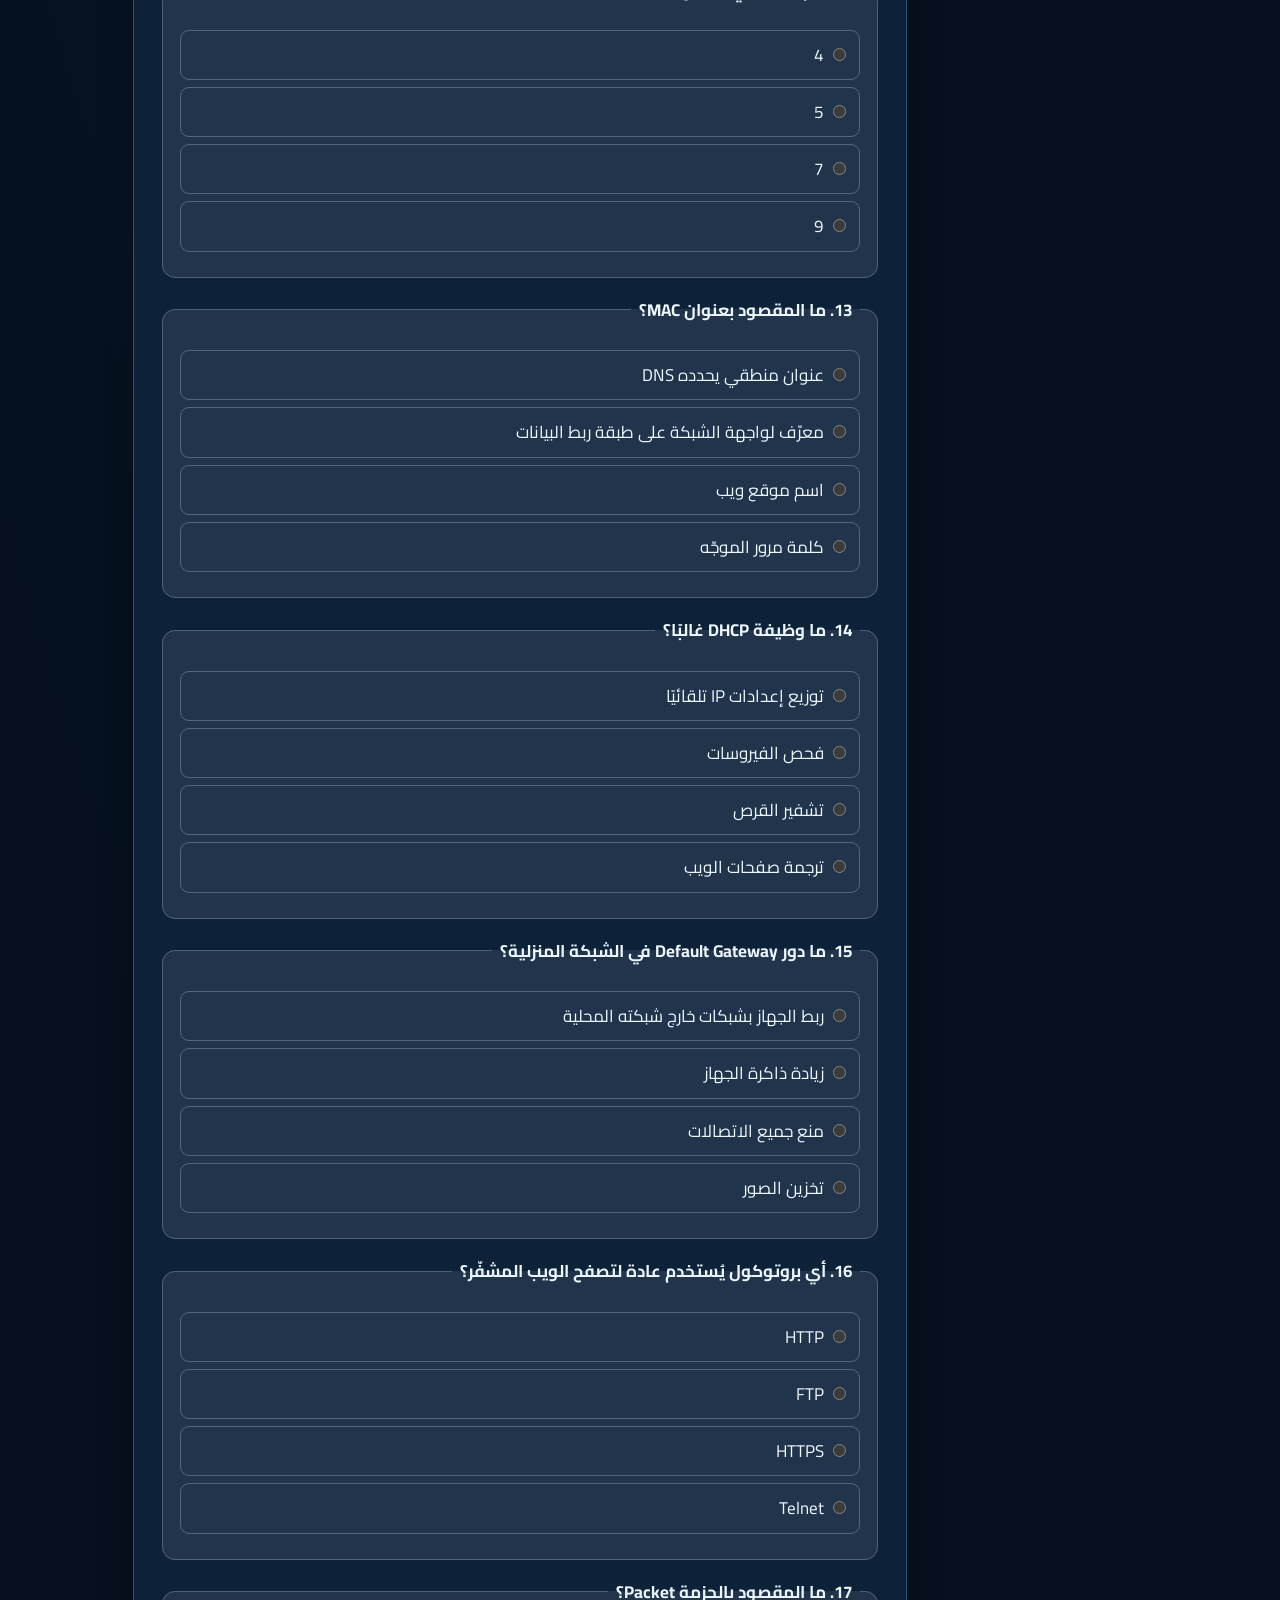
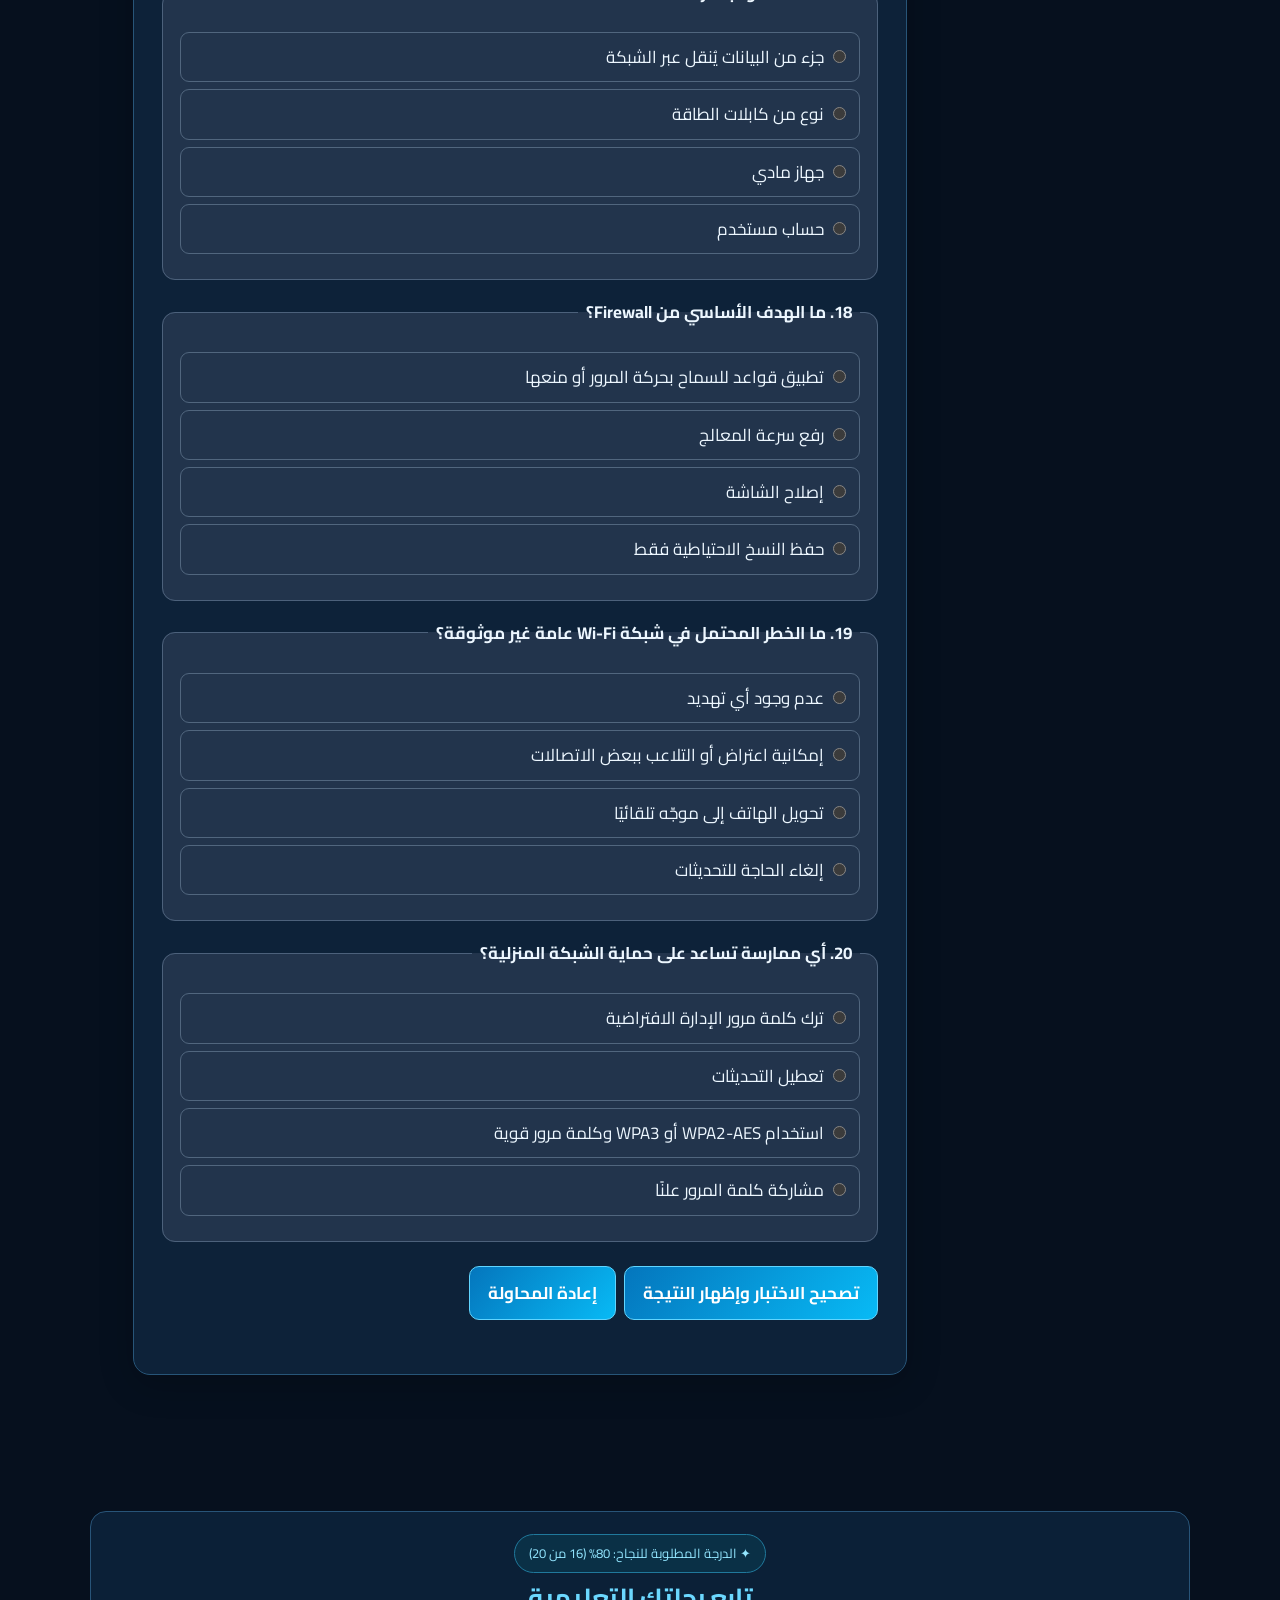
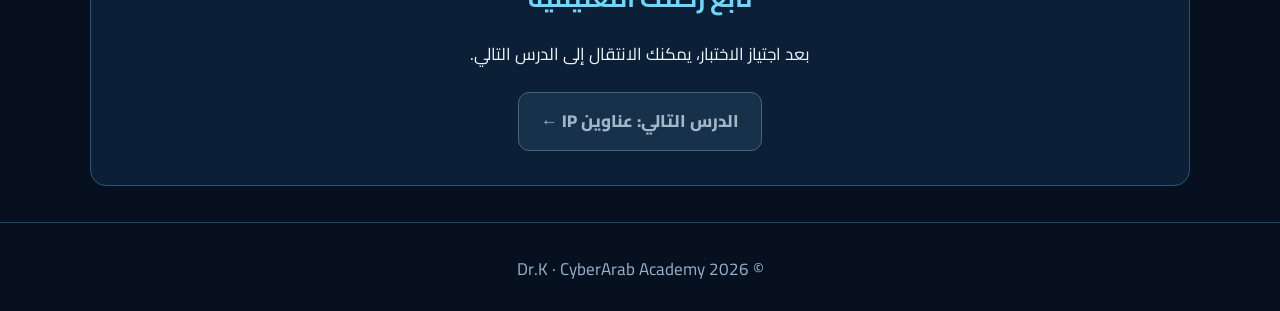
<file: network-lesson-7.html>
<!doctype html>
<html lang="ar" dir="rtl">
<head>
<meta charset="utf-8">
<meta name="viewport" content="width=device-width,initial-scale=1">
<meta name="description" content="الدرس السابع: التوجيه Routing - أكاديمية سايبر عرب">
<title>الدرس السابع | Routing | CyberArab Academy</title>
<link rel="stylesheet" href="theme.css">
<style>
*{box-sizing:border-box}
body{margin:0;background:#071323;color:#eef8ff;font-family:Tahoma,Arial,sans-serif;line-height:1.9}
header{max-width:1250px;margin:auto;padding:12px 22px;display:flex;align-items:center;justify-content:space-between;gap:15px;flex-wrap:wrap}
header img{width:145px;height:auto}
a{color:#6bdaff}
header a{text-decoration:none;font-weight:bold}
main{max-width:1100px;margin:25px auto;padding:0 20px}
.hero,.section,.quiz,.nav-box{background:linear-gradient(140deg,#0e2944,#071a2e);border:1px solid #295d86;border-radius:18px;padding:27px;margin-bottom:22px}
.hero{background:linear-gradient(120deg,#123b59,#071323)}
.tag{display:inline-block;color:#6bdaff;background:#0b2942;padding:5px 14px;border-radius:25px;font-size:13px}
h1{font-size:clamp(28px,4vw,43px);line-height:1.5;margin:12px 0}
h2{color:#75d9ff;font-size:23px;margin:0 0 15px}
h3{color:#c3eaff}
p,li{color:#d1e1ef}
ul,ol{padding-right:25px}
strong{color:#fff}
.example{background:#081c30;border-right:4px solid #17d6ff;padding:16px;border-radius:9px;margin:15px 0}
.warning{background:#302318;border-right:4px solid #ffbd69;padding:15px;border-radius:9px;margin:15px 0}
pre{direction:ltr;text-align:left;white-space:pre-wrap;overflow-wrap:anywhere;background:#06111e;border:1px solid #2c536e;padding:18px;border-radius:10px;color:#b9f2ff;font-size:14px;line-height:1.7}
code{direction:ltr;unicode-bidi:isolate;color:#91e8ff}
table{width:100%;border-collapse:collapse;margin:15px 0;font-size:14px}
th,td{border:1px solid #315775;padding:12px;text-align:right}
th{background:#123d5d}
.table-wrap{overflow-x:auto}
.question{background:#0b2035;border:1px solid #315775;padding:18px;border-radius:13px;margin:16px 0}
.question h3{font-size:17px;margin:0 0 12px}
.question label{display:block;padding:10px;margin:7px 0;border:1px solid #315775;border-radius:9px;cursor:pointer}
.question label:hover{background:#16405f}
.question input{margin-left:9px;accent-color:#17c9ff}
button,.btn{background:linear-gradient(120deg,#087ac5,#03b9fa);border:0;color:white;font-weight:bold;border-radius:10px;padding:13px 24px;cursor:pointer;font-size:15px;text-decoration:none;display:inline-block;margin:5px}
button:hover,.btn:hover{filter:brightness(1.12)}
#result{margin-top:18px;padding:18px;border-radius:12px;background:#0b2035;display:none}
#result.success{border:1px solid #32ca9c}
#result.failure{border:1px solid #ffbd69}
.nav-box{display:flex;justify-content:space-between;gap:12px;flex-wrap:wrap}
footer{text-align:center;color:#a4bfd4;padding:25px}
@media(max-width:650px){.section,.quiz,.hero{padding:19px}table{font-size:12px}}
</style>
</head>
<body>

<header>
  <a href="index.html">
    <img src="drk-logo.webp" alt="شعار أكاديمية سايبر عرب">
  </a>
  <a href="network-course.html">← مسار أساسيات الشبكات</a>
</header>

<main>

<section class="hero">
  <span class="tag">مسار أساسيات الشبكات · الدرس 7 من 10</span>
  <h1>🌐 التوجيه في الشبكات (Routing)</h1>
  <p>كيف تعرف حزم البيانات الطريق المناسب للوصول إلى شبكات أخرى؟ وكيف يعمل الموجّه Router، وما دور جدول التوجيه والبوابة الافتراضية؟</p>
  <p><strong>المستوى:</strong> مبتدئ إلى متوسط · <strong>الاختبار:</strong> 10 أسئلة · <strong>النجاح:</strong> 80%</p>
</section>

<section class="section">
<h2>1. ما المقصود بالتوجيه Routing؟</h2>
<p>التوجيه هو عملية اختيار المسار الذي تسلكه حزمة البيانات للانتقال بين الشبكات المختلفة. الجهاز المسؤول عادة عن هذه العملية هو <strong>الموجّه Router</strong>.</p>
<p>داخل الشبكة المحلية يمكن للأجهزة التواصل مباشرة أو عبر المحوّل Switch. لكن عندما تريد الوصول إلى شبكة أخرى، تحتاج غالبًا إلى موجّه.</p>
<div class="example">
<strong>مثال:</strong> جهازك عنوانه 192.168.1.10 ويريد الوصول إلى خادم عنوانه 8.8.8.8. لأن الخادم خارج شبكتك المحلية، يرسل جهازك الحزمة إلى الموجّه ليواصل توجيهها.
</div>
</section>

<section class="section">
<h2>2. الفرق بين Router وSwitch</h2>
<div class="table-wrap">
<table>
<tr><th>المقارنة</th><th>Switch</th><th>Router</th></tr>
<tr><td>المهمة</td><td>ربط الأجهزة داخل شبكة محلية</td><td>ربط الشبكات المختلفة</td></tr>
<tr><td>المعلومات المستخدمة عادة</td><td>عناوين MAC</td><td>عناوين IP</td></tr>
<tr><td>طبقة OSI التقليدية</td><td>الثانية</td><td>الثالثة</td></tr>
<tr><td>مثال</td><td>ربط حواسيب المكتب</td><td>ربط شبكة المكتب بالإنترنت</td></tr>
</table>
</div>
<p>بعض المحولات المتقدمة تعمل أيضًا في الطبقة الثالثة وتستطيع تنفيذ التوجيه، لذلك المقارنة السابقة توضح الوظيفة التقليدية لكل جهاز.</p>
</section>

<section class="section">
<h2>3. ما هي البوابة الافتراضية Default Gateway؟</h2>
<p>البوابة الافتراضية هي عنوان الموجّه الذي يستخدمه جهازك عادة لإرسال البيانات إلى الوجهات التي لا يعرف لها مسارًا أكثر تحديدًا.</p>
<div class="example">
<strong>مثال إعدادات جهاز:</strong>
<pre>IP Address:      192.168.1.10
Subnet Mask:     255.255.255.0
Default Gateway: 192.168.1.1</pre>
<p>عندما يطلب الجهاز موقعًا خارج الشبكة المحلية، يرسل الحزمة إلى 192.168.1.1، وهو عنوان البوابة الافتراضية في هذا المثال.</p>
</div>
<p>مهم: البوابة الافتراضية ليست بالضرورة عنوان 192.168.1.1؛ فهي تختلف بحسب تصميم الشبكة.</p>
</section>

<section class="section">
<h2>4. كيف يعرف الجهاز أن الوجهة خارج الشبكة؟</h2>
<p>يستخدم الجهاز عنوان IP وقناع الشبكة Subnet Mask لتحديد الشبكة التي ينتمي إليها.</p>
<div class="example">
<pre>Computer: 192.168.1.10/24
Target A: 192.168.1.50
Target B: 192.168.2.20</pre>
<p>الهدف A ضمن الشبكة 192.168.1.0/24، لذلك يمكن الوصول إليه محليًا. أما الهدف B فهو في شبكة مختلفة، ويحتاج إلى مسار عبر موجّه.</p>
</div>
<p>الرمز /24 يعني أن أول 24 بت من العنوان مخصصة لجزء الشبكة، وهو يعادل القناع 255.255.255.0.</p>
</section>

<section class="section">
<h2>5. جدول التوجيه Routing Table</h2>
<p>جدول التوجيه هو مجموعة قواعد يستخدمها الجهاز أو الموجّه لتحديد الخطوة التالية لإرسال الحزمة.</p>
<p>قد يحتوي الجدول على شبكة الوجهة، والبوابة التالية Next Hop، والواجهة Interface، ومعلومات إضافية مثل Metric.</p>
<div class="table-wrap">
<table>
<tr><th>Destination</th><th>Next Hop</th><th>المعنى</th></tr>
<tr><td>192.168.1.0/24</td><td>On-link</td><td>شبكة متصلة مباشرة</td></tr>
<tr><td>10.0.0.0/8</td><td>192.168.1.254</td><td>شبكة عبر موجّه آخر</td></tr>
<tr><td>0.0.0.0/0</td><td>192.168.1.1</td><td>المسار الافتراضي</td></tr>
</table>
</div>
<p>المسار <code>0.0.0.0/0</code> يطابق أي عنوان IPv4، ويُستخدم إذا لم يوجد مسار أكثر تحديدًا.</p>
</section>

<section class="section">
<h2>6. كيف يختار Router أفضل مسار؟</h2>
<p>من أهم قواعد اختيار المسار قاعدة <strong>Longest Prefix Match</strong>، أي تفضيل المسار الذي يطابق أكبر عدد من البتات في عنوان الوجهة.</p>
<div class="example">
<p>إذا كان جدول التوجيه يحتوي على:</p>
<pre>10.0.0.0/8       via Router A
10.10.0.0/16     via Router B
10.10.5.0/24     via Router C</pre>
<p>وكان عنوان الوجهة 10.10.5.20، فالمسار الأكثر تحديدًا هو 10.10.5.0/24 عبر Router C.</p>
</div>
<p>عندما تتساوى درجة التحديد، قد تدخل عوامل أخرى مثل مصدر المسار والتكلفة Metric في اختيار المسار وفق نظام التشغيل أو بروتوكول التوجيه.</p>
</section>

<section class="section">
<h2>7. التوجيه الثابت Static Routing</h2>
<p>في التوجيه الثابت يضيف مسؤول الشبكة المسارات يدويًا. يناسب هذا الأسلوب الشبكات الصغيرة أو المسارات التي لا تتغير كثيرًا.</p>
<div class="example">
<strong>مثال Cisco IOS:</strong>
<pre>ip route 10.20.0.0 255.255.255.0 192.168.1.2</pre>
<p>هذا الأمر يوجّه الحزم المتجهة إلى 10.20.0.0/24 نحو الموجّه التالي 192.168.1.2.</p>
</div>
<p><strong>المزايا:</strong> بسيط ويمكن التحكم فيه بدقة.</p>
<p><strong>العيوب:</strong> يحتاج إلى تحديث يدوي عندما تتغير بنية الشبكة.</p>
</section>

<section class="section">
<h2>8. التوجيه الديناميكي Dynamic Routing</h2>
<p>في التوجيه الديناميكي تتبادل الموجّهات معلومات الوصول إلى الشبكات باستخدام بروتوكولات توجيه.</p>
<div class="table-wrap">
<table>
<tr><th>البروتوكول</th><th>الفكرة الأساسية</th></tr>
<tr><td>RIP</td><td>يستخدم عدد القفزات Hop Count كمقياس</td></tr>
<tr><td>OSPF</td><td>بروتوكول Link-State يستخدم تكلفة المسار</td></tr>
<tr><td>BGP</td><td>يستخدم لتبادل معلومات الوصول بين الأنظمة المستقلة والسياسات المرتبطة بها</td></tr>
</table>
</div>
<p>تُستخدم هذه البروتوكولات في سيناريوهات مختلفة، ولا يُعد أحدها الأفضل في كل الحالات.</p>
</section>

<section class="section">
<h2>9. ماذا يحدث عندما تفتح موقعًا؟</h2>
<ol>
<li>يكتب المستخدم عنوان الموقع في المتصفح.</li>
<li>يحصل الجهاز على عنوان IP للموقع، غالبًا باستخدام DNS.</li>
<li>يفحص الجهاز جدول التوجيه لتحديد كيفية إرسال الحزمة.</li>
<li>إذا كانت الوجهة خارج الشبكة المحلية، يرسل الحزمة إلى الموجّه المناسب.</li>
<li>تفحص الموجّهات المتتابعة عناوين الوجهة وتختار خطوات التوجيه التالية.</li>
<li>تصل الحزمة إلى الشبكة المستهدفة إذا كانت المسارات متاحة والسياسات تسمح بذلك.</li>
<li>تعود حزم الاستجابة عبر مسار قد يكون مختلفًا عن مسار الذهاب.</li>
</ol>
<div class="warning">التوجيه لا يضمن وصول البيانات دائمًا. فقد تمنع الجدران النارية المرور، أو تنقطع الوصلات، أو لا يوجد مسار مناسب.</div>
</section>

<section class="section">
<h2>10. تطبيق عملي: اكتشاف المسار</h2>
<p>يمكنك استخدام أدوات النظام لمشاهدة معلومات الشبكة وفحص مسار الوصول إلى وجهة.</p>
<h3>على Windows</h3>
<pre>ipconfig
route print
tracert 8.8.8.8</pre>
<h3>على Linux</h3>
<pre>ip addr
ip route
traceroute 8.8.8.8</pre>
<p>قد تحتاج إلى تثبيت أداة traceroute على بعض توزيعات Linux.</p>
<div class="example">
<strong>تمرين عملي:</strong>
<ol>
<li>اعرف عنوان IP الخاص بجهازك.</li>
<li>حدد عنوان Default Gateway.</li>
<li>اعرض جدول التوجيه وابحث عن المسار الافتراضي.</li>
<li>نفّذ Traceroute إلى 8.8.8.8 ولاحظ القفزات.</li>
<li>فسّر لماذا قد تظهر علامة النجمة * بدل استجابة إحدى القفزات.</li>
</ol>
</div>
<p>ظهور علامة النجمة لا يعني بالضرورة وجود عطل؛ فقد تمنع بعض الموجّهات رسائل الفحص أو تحد من الرد عليها.</p>
</section>

<section class="quiz">
<h2>📝 اختبار الدرس السابع</h2>
<p>اختر إجابة واحدة لكل سؤال. يجب الحصول على 8 إجابات صحيحة من أصل 10 للنجاح.</p>

<form id="quiz-form">

<div class="question">
<h3>1. ما المهمة الأساسية للتوجيه Routing؟</h3>
<label><input type="radio" name="q1" value="a"> تخزين الملفات</label>
<label><input type="radio" name="q1" value="b"> اختيار مسار الحزم بين الشبكات</label>
<label><input type="radio" name="q1" value="c"> تشفير كلمات المرور</label>
<label><input type="radio" name="q1" value="d"> عرض صفحات الويب</label>
</div>

<div class="question">
<h3>2. ما الجهاز المرتبط تقليديًا بتوجيه الحزم بين الشبكات؟</h3>
<label><input type="radio" name="q2" value="a"> Router</label>
<label><input type="radio" name="q2" value="b"> Monitor</label>
<label><input type="radio" name="q2" value="c"> Keyboard</label>
<label><input type="radio" name="q2" value="d"> Printer</label>
</div>

<div class="question">
<h3>3. ما وظيفة Default Gateway؟</h3>
<label><input type="radio" name="q3" value="a"> حذف بيانات DNS</label>
<label><input type="radio" name="q3" value="b"> تشغيل التطبيقات</label>
<label><input type="radio" name="q3" value="c"> إرسال الحزم التي لا يوجد لها مسار أكثر تحديدًا</label>
<label><input type="radio" name="q3" value="d"> زيادة مساحة التخزين</label>
</div>

<div class="question">
<h3>4. أي عنوان يمثل المسار الافتراضي في IPv4؟</h3>
<label><input type="radio" name="q4" value="a"> 127.0.0.1/8</label>
<label><input type="radio" name="q4" value="b"> 255.255.255.255/32</label>
<label><input type="radio" name="q4" value="c"> 192.168.1.0/24</label>
<label><input type="radio" name="q4" value="d"> 0.0.0.0/0</label>
</div>

<div class="question">
<h3>5. أي مسار أكثر تحديدًا للوجهة 10.10.5.20؟</h3>
<label><input type="radio" name="q5" value="a"> 10.0.0.0/8</label>
<label><input type="radio" name="q5" value="b"> 10.10.5.0/24</label>
<label><input type="radio" name="q5" value="c"> 0.0.0.0/0</label>
<label><input type="radio" name="q5" value="d"> 10.10.0.0/16</label>
</div>

<div class="question">
<h3>6. ما المقصود بالتوجيه الثابت Static Routing؟</h3>
<label><input type="radio" name="q6" value="a"> إضافة المسارات يدويًا</label>
<label><input type="radio" name="q6" value="b"> حذف جدول التوجيه</label>
<label><input type="radio" name="q6" value="c"> توزيع عناوين IP تلقائيًا</label>
<label><input type="radio" name="q6" value="d"> ترجمة أسماء النطاقات</label>
</div>

<div class="question">
<h3>7. أي بروتوكول يُعد من بروتوكولات التوجيه الديناميكي؟</h3>
<label><input type="radio" name="q7" value="a"> HTTP</label>
<label><input type="radio" name="q7" value="b"> DHCP</label>
<label><input type="radio" name="q7" value="c"> OSPF</label>
<label><input type="radio" name="q7" value="d"> FTP</label>
</div>

<div class="question">
<h3>8. ما المقياس الأساسي الذي يستخدمه RIP؟</h3>
<label><input type="radio" name="q8" value="a"> حجم الشاشة</label>
<label><input type="radio" name="q8" value="b"> عدد القفزات</label>
<label><input type="radio" name="q8" value="c"> حجم الملف</label>
<label><input type="radio" name="q8" value="d"> سرعة المعالج</label>
</div>

<div class="question">
<h3>9. ما الأمر المستخدم في Windows لتتبع المسار إلى وجهة؟</h3>
<label><input type="radio" name="q9" value="a"> mkdir</label>
<label><input type="radio" name="q9" value="b"> format</label>
<label><input type="radio" name="q9" value="c"> copy</label>
<label><input type="radio" name="q9" value="d"> tracert</label>
</div>

<div class="question">
<h3>10. ما أحد أسباب ظهور * في نتائج Traceroute؟</h3>
<label><input type="radio" name="q10" value="a"> الموجّه لم يرد على رسالة الفحص</label>
<label><input type="radio" name="q10" value="b"> تغيير اسم الكمبيوتر</label>
<label><input type="radio" name="q10" value="c"> انتهاء مساحة القرص</label>
<label><input type="radio" name="q10" value="d"> تعطّل لوحة المفاتيح</label>
</div>

<button type="button" id="grade">تصحيح الاختبار</button>
<button type="reset" id="retry">إعادة المحاولة</button>

</form>

<div id="result" aria-live="polite"></div>
</section>

<section class="nav-box">
  <a class="btn" href="network-lesson-6.html">→ الدرس السابق</a>
  <a class="btn" href="network-course.html">العودة لمسار الشبكات</a>
  <span id="next-lesson">الدرس الثامن: قريبًا 🔒</span>
</section>

</main>

<footer>
© 2026 Dr.K | CyberArab Academy · جميع الحقوق محفوظة
</footer>

<script>
(() => {
  "use strict";

  const answers = [
    "b","a","c","d","b",
    "a","c","b","d","a"
  ];

  const form = document.getElementById("quiz-form");
  const result = document.getElementById("result");
  const gradeButton = document.getElementById("grade");
  const retryButton = document.getElementById("retry");

  const key = "cyberarab_lesson7_score";

  function savedScore() {
    const value = localStorage.getItem(key);
    return value === null ? 0 : Number(value);
  }

  function grade() {
    let correct = 0;
    let answered = 0;

    answers.forEach((answer, index) => {
      const selected = form.querySelector(
        `input[name="q${index + 1}"]:checked`
      );

      if (selected) {
        answered++;

        if (selected.value === answer) {
          correct++;
        }
      }
    });

    if (answered !== answers.length) {
      alert("الرجاء الإجابة عن جميع الأسئلة قبل التصحيح.");
      return;
    }

    const passed = correct >= 8;
    const normalized = correct * 2;

    localStorage.setItem(
      key,
      String(Math.max(savedScore(), normalized))
    );

    result.style.display = "block";
    result.className = passed ? "success" : "failure";

    result.textContent =
      "النتيجة: " + correct + " / 10 — " +
      (passed
        ? "🎉 ممتاز! اجتزت الاختبار بنسبة " +
          (correct * 10) + "%."
        : "تحتاج إلى 80% للنجاح. راجع الدرس ثم أعد المحاولة.");

    result.scrollIntoView({
      behavior: "smooth",
      block: "center"
    });
  }

  gradeButton.addEventListener("click", grade);

  retryButton.addEventListener("click", () => {
    result.style.display = "none";
    result.textContent = "";
    result.className = "";
  });
})();
</script>

<script>
  document.addEventListener("DOMContentLoaded", function () {
    const previousScore = Number(
      localStorage.getItem("cyberarab_lesson6_score") || 0
    );

    if (previousScore < 16) {
      document.querySelector("main").innerHTML = `
        <section class="hero" style="text-align:center">
          <h1>🔒 الدرس السابع مقفل</h1>
          <p>
            يجب اجتياز اختبار الدرس السادس بنسبة
            80% على الأقل قبل الانتقال إلى هذا الدرس.
          </p>
          <a class="btn" href="network-lesson-6.html">
            الانتقال إلى الدرس السادس
          </a>
          <a class="btn" href="network-course.html">
            العودة إلى المسار
          </a>
        </section>
      `;
    }
  });
</script>

<script src="academy.js" defer></script>
</body>
</html>
</file>
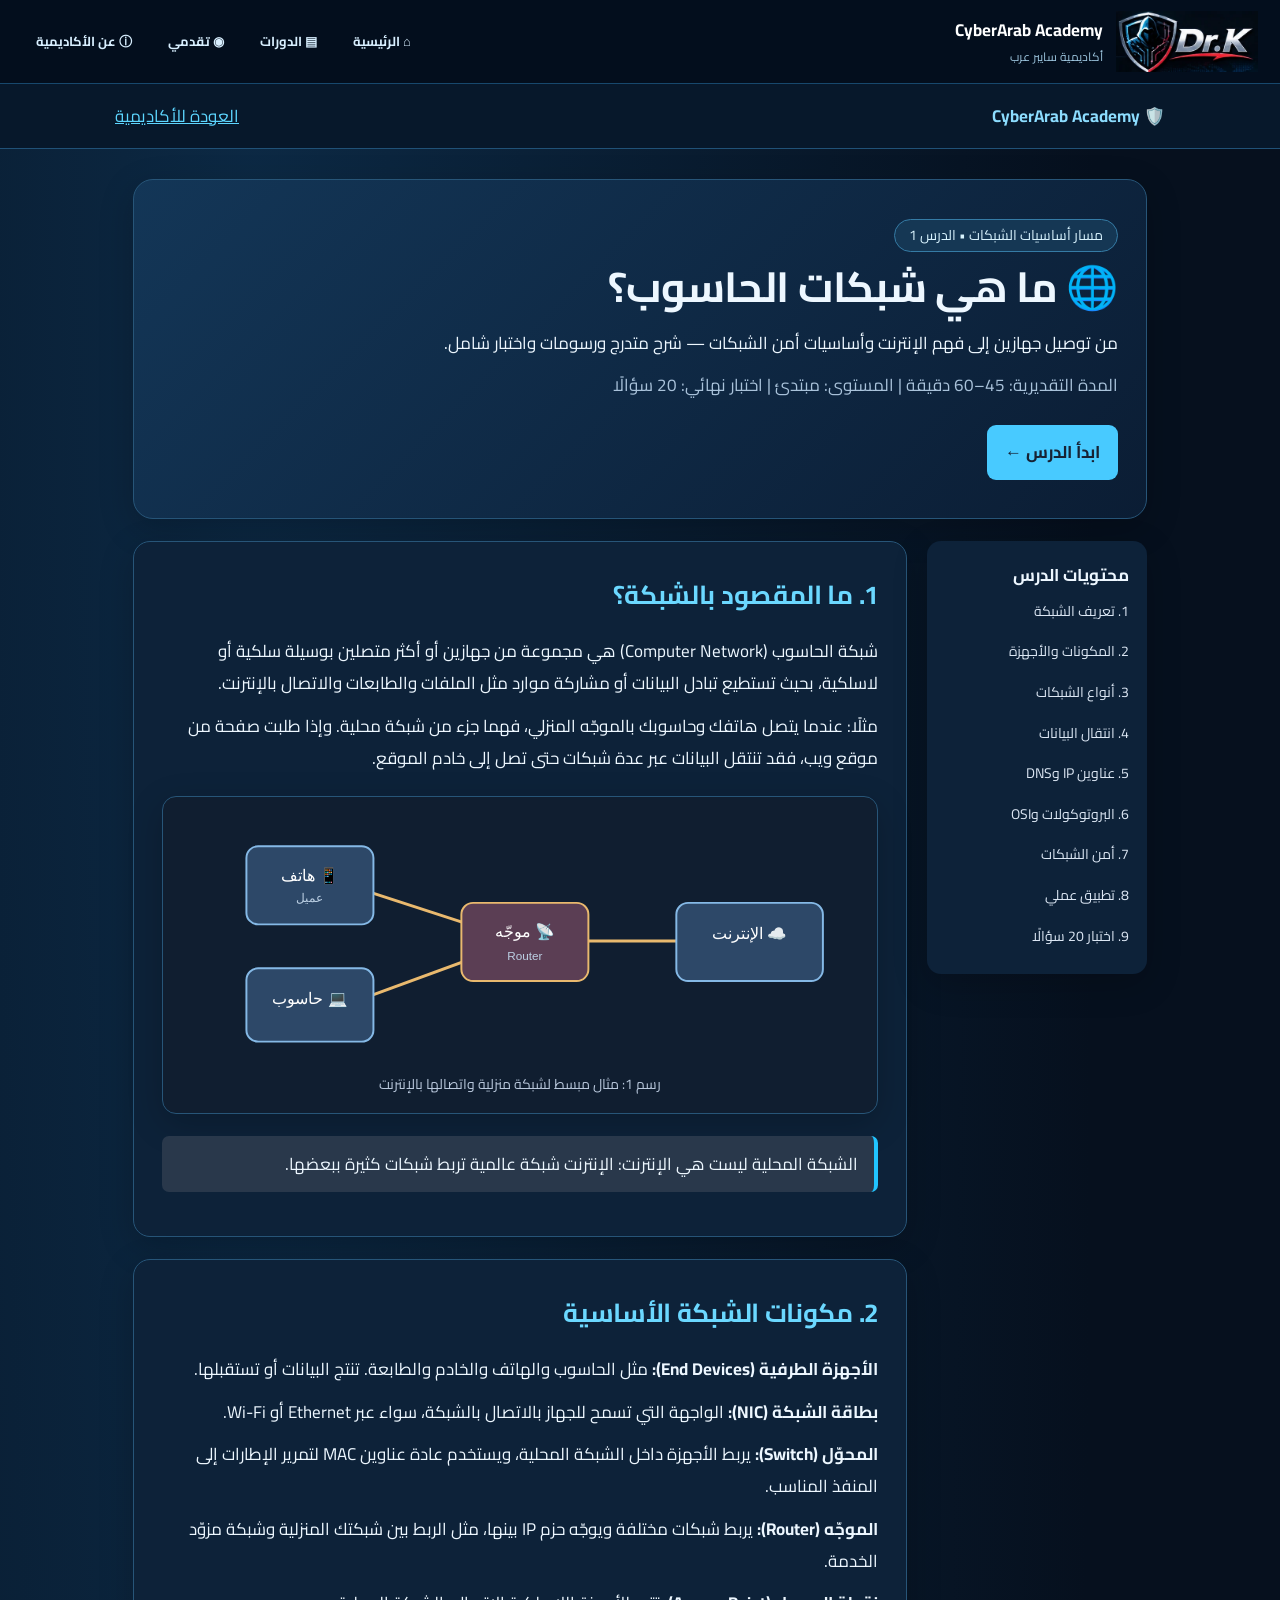
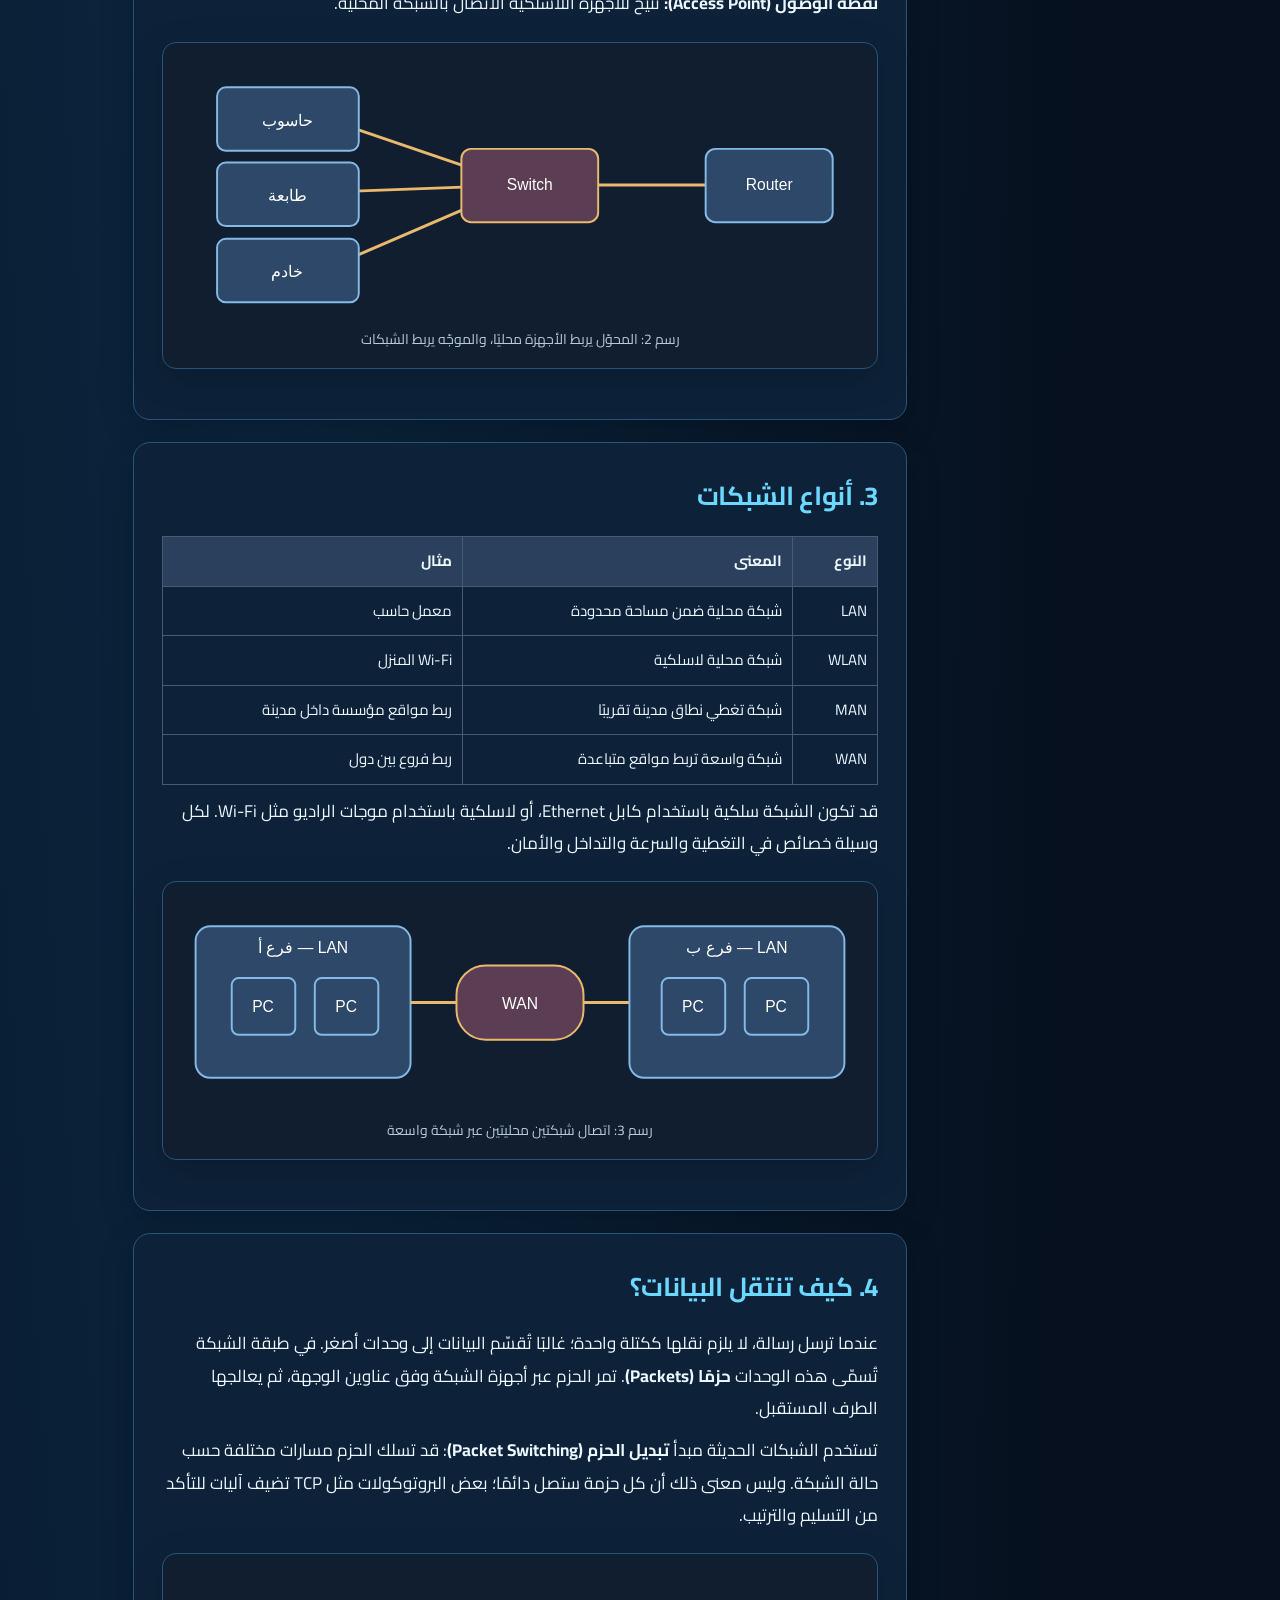
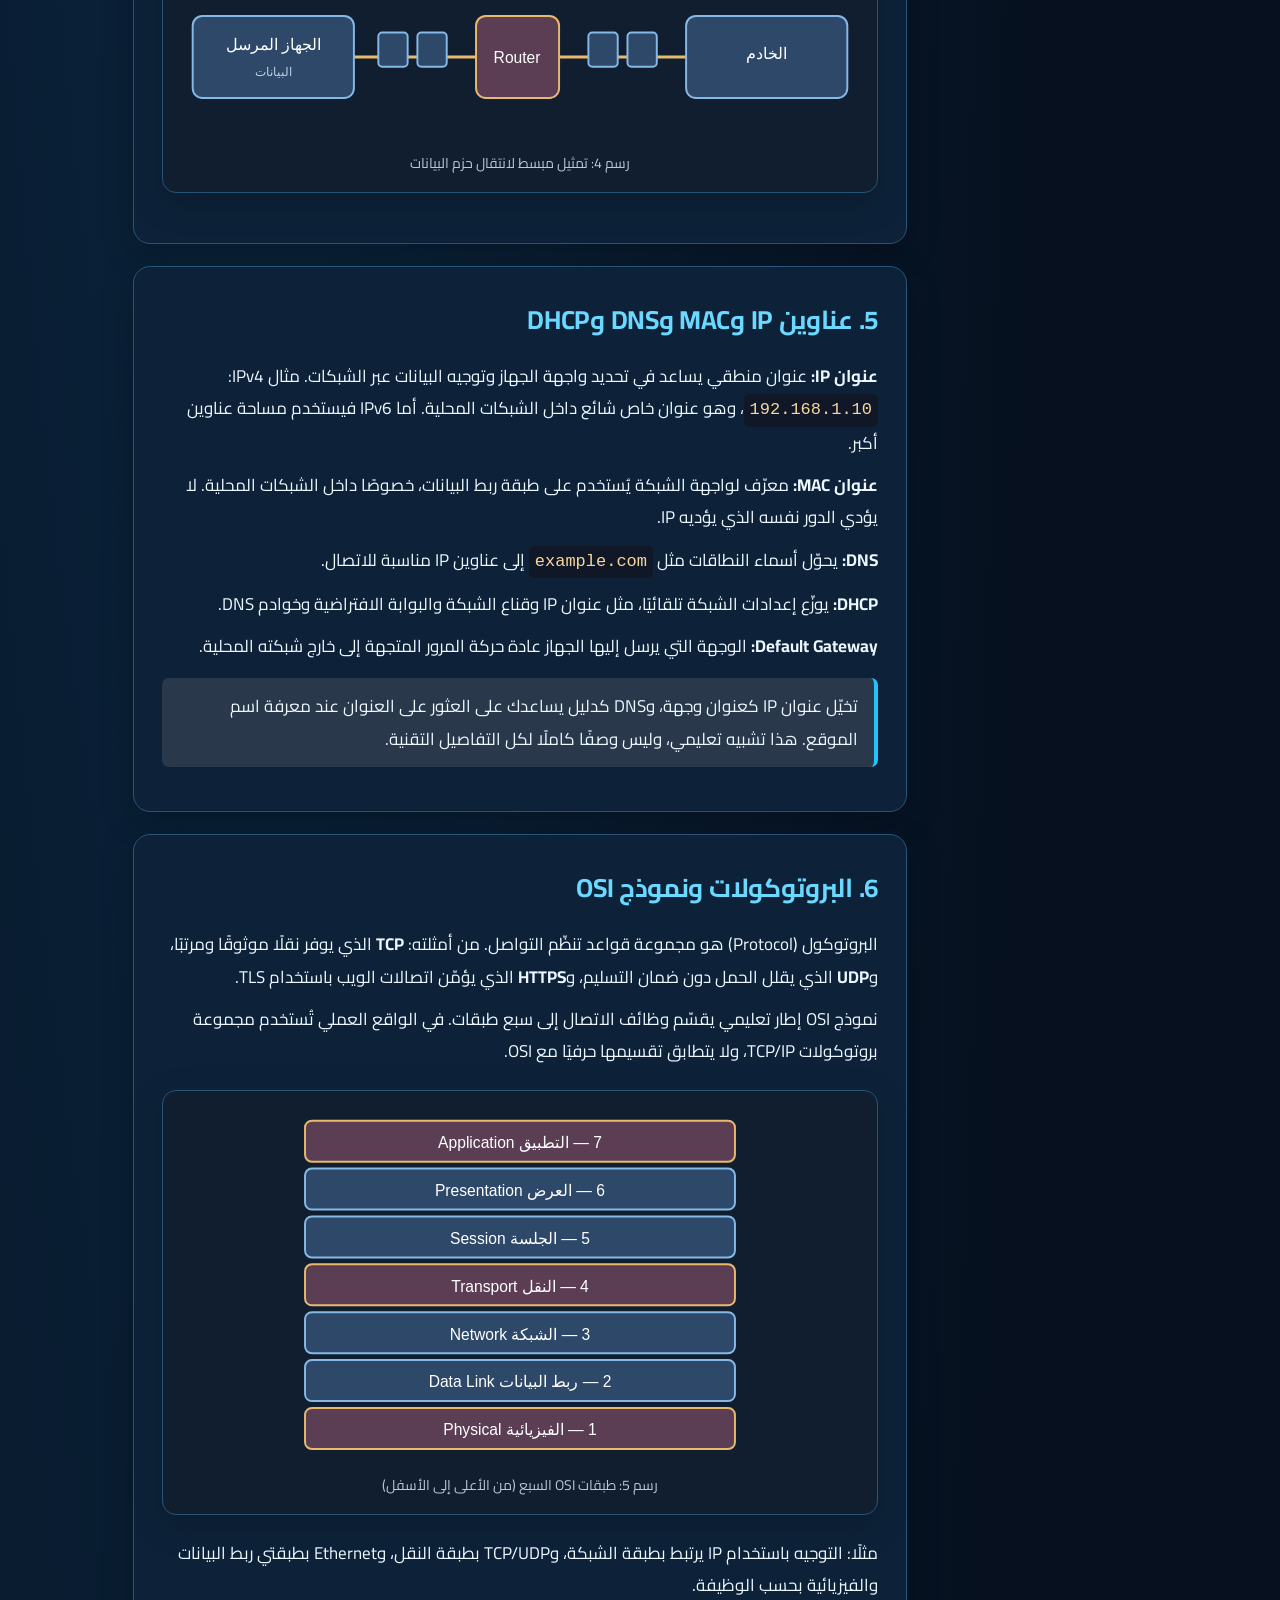
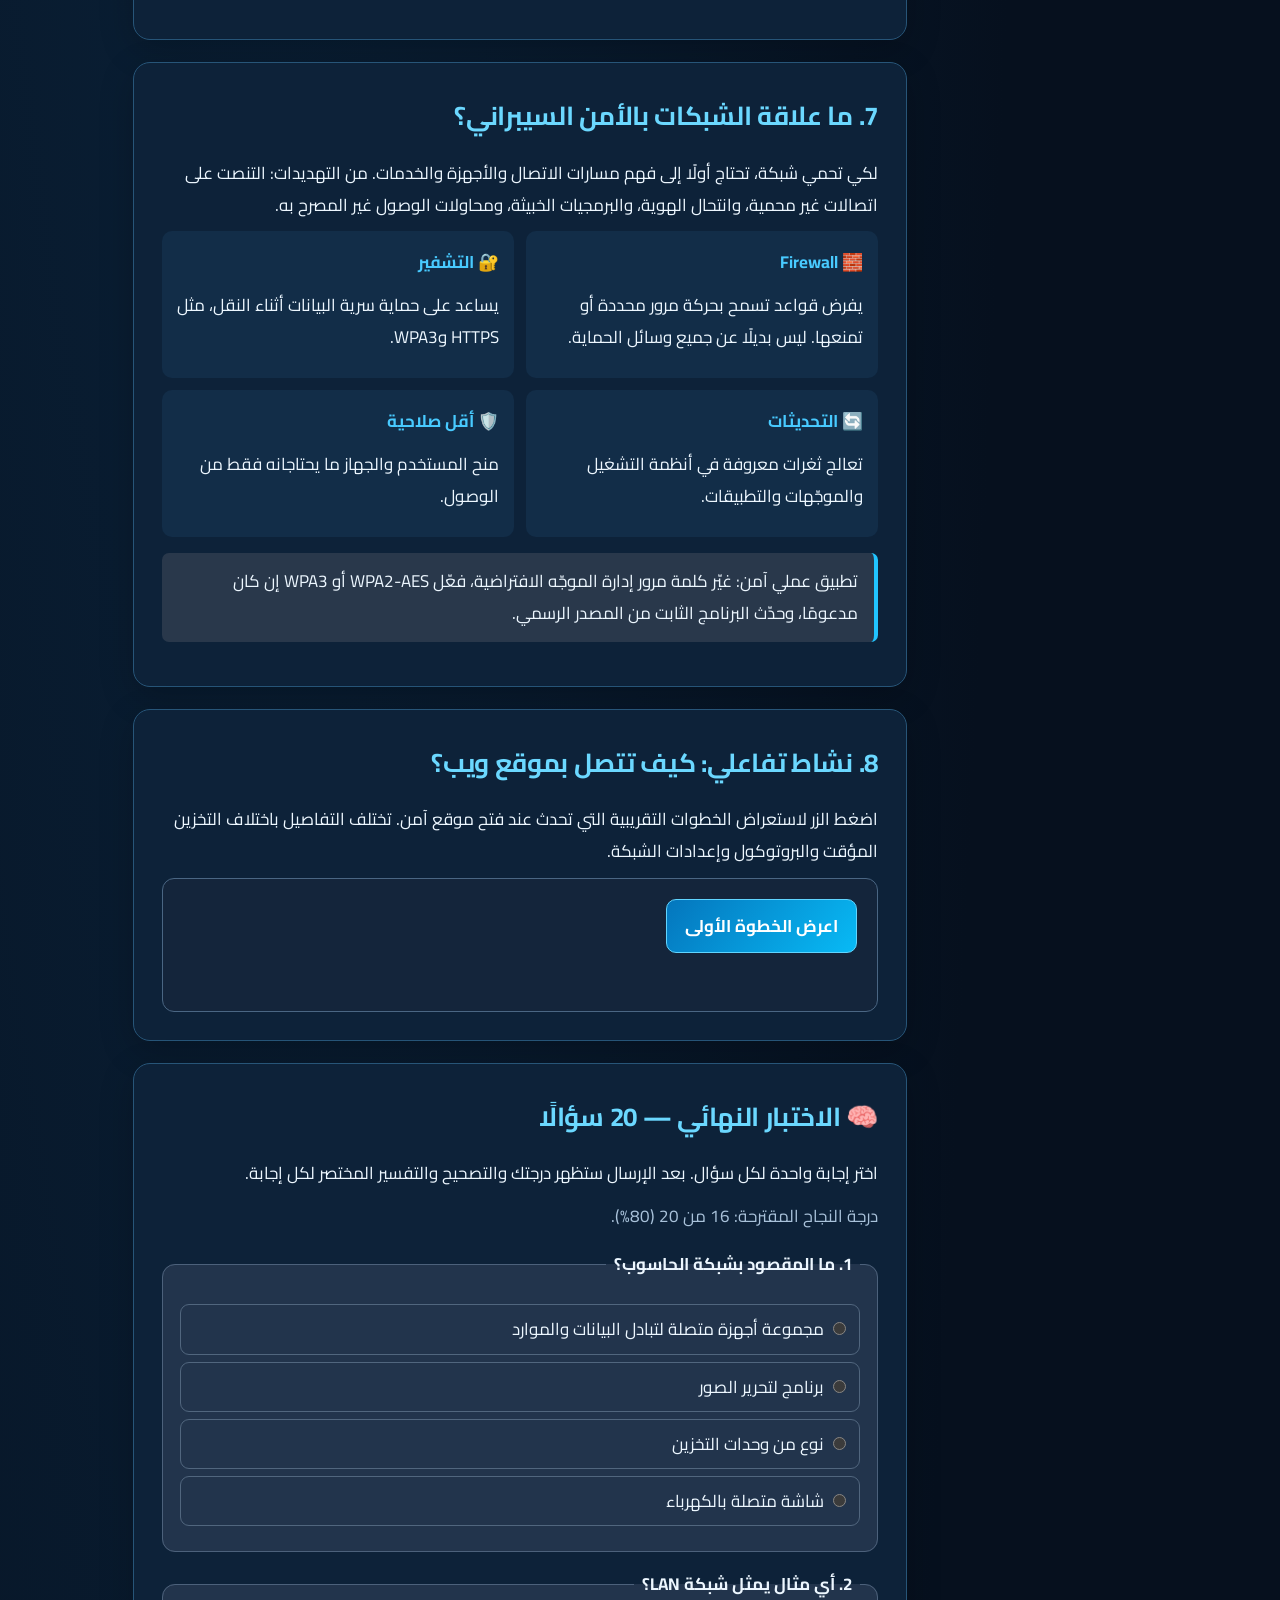
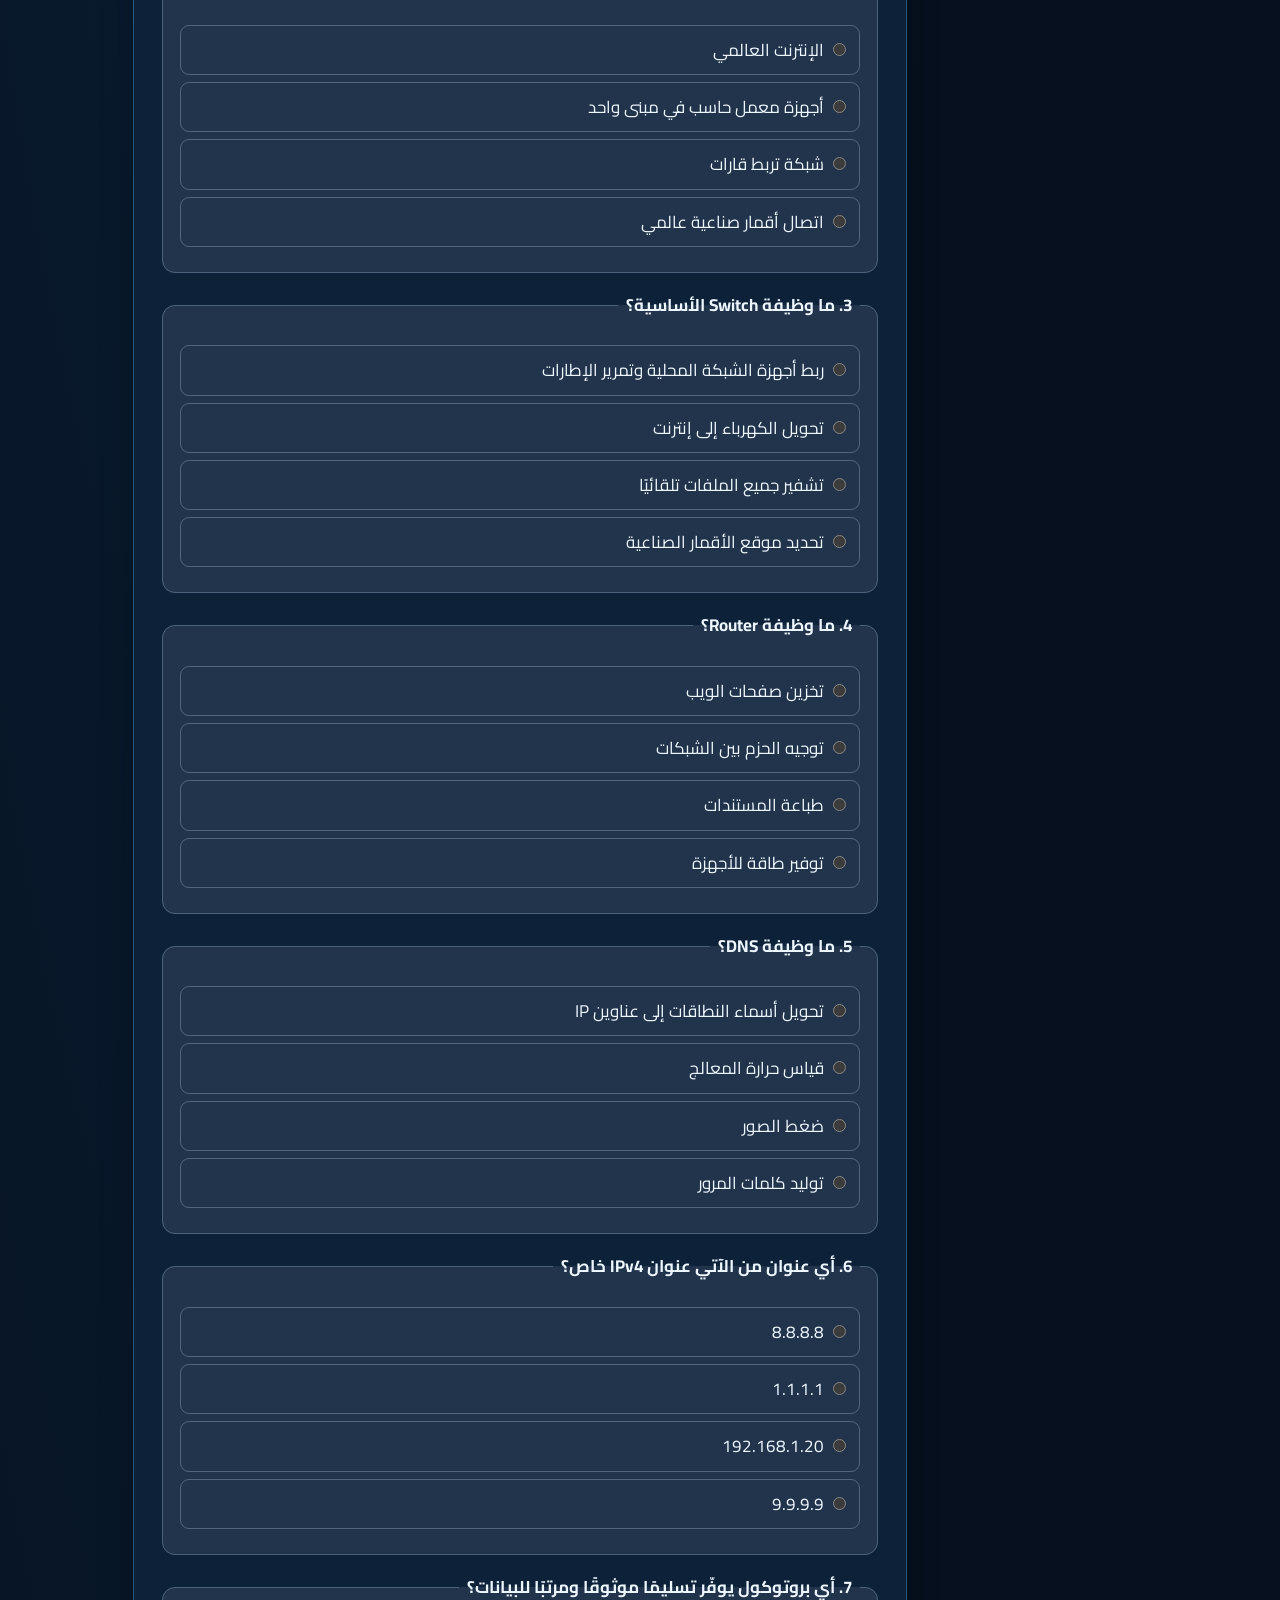
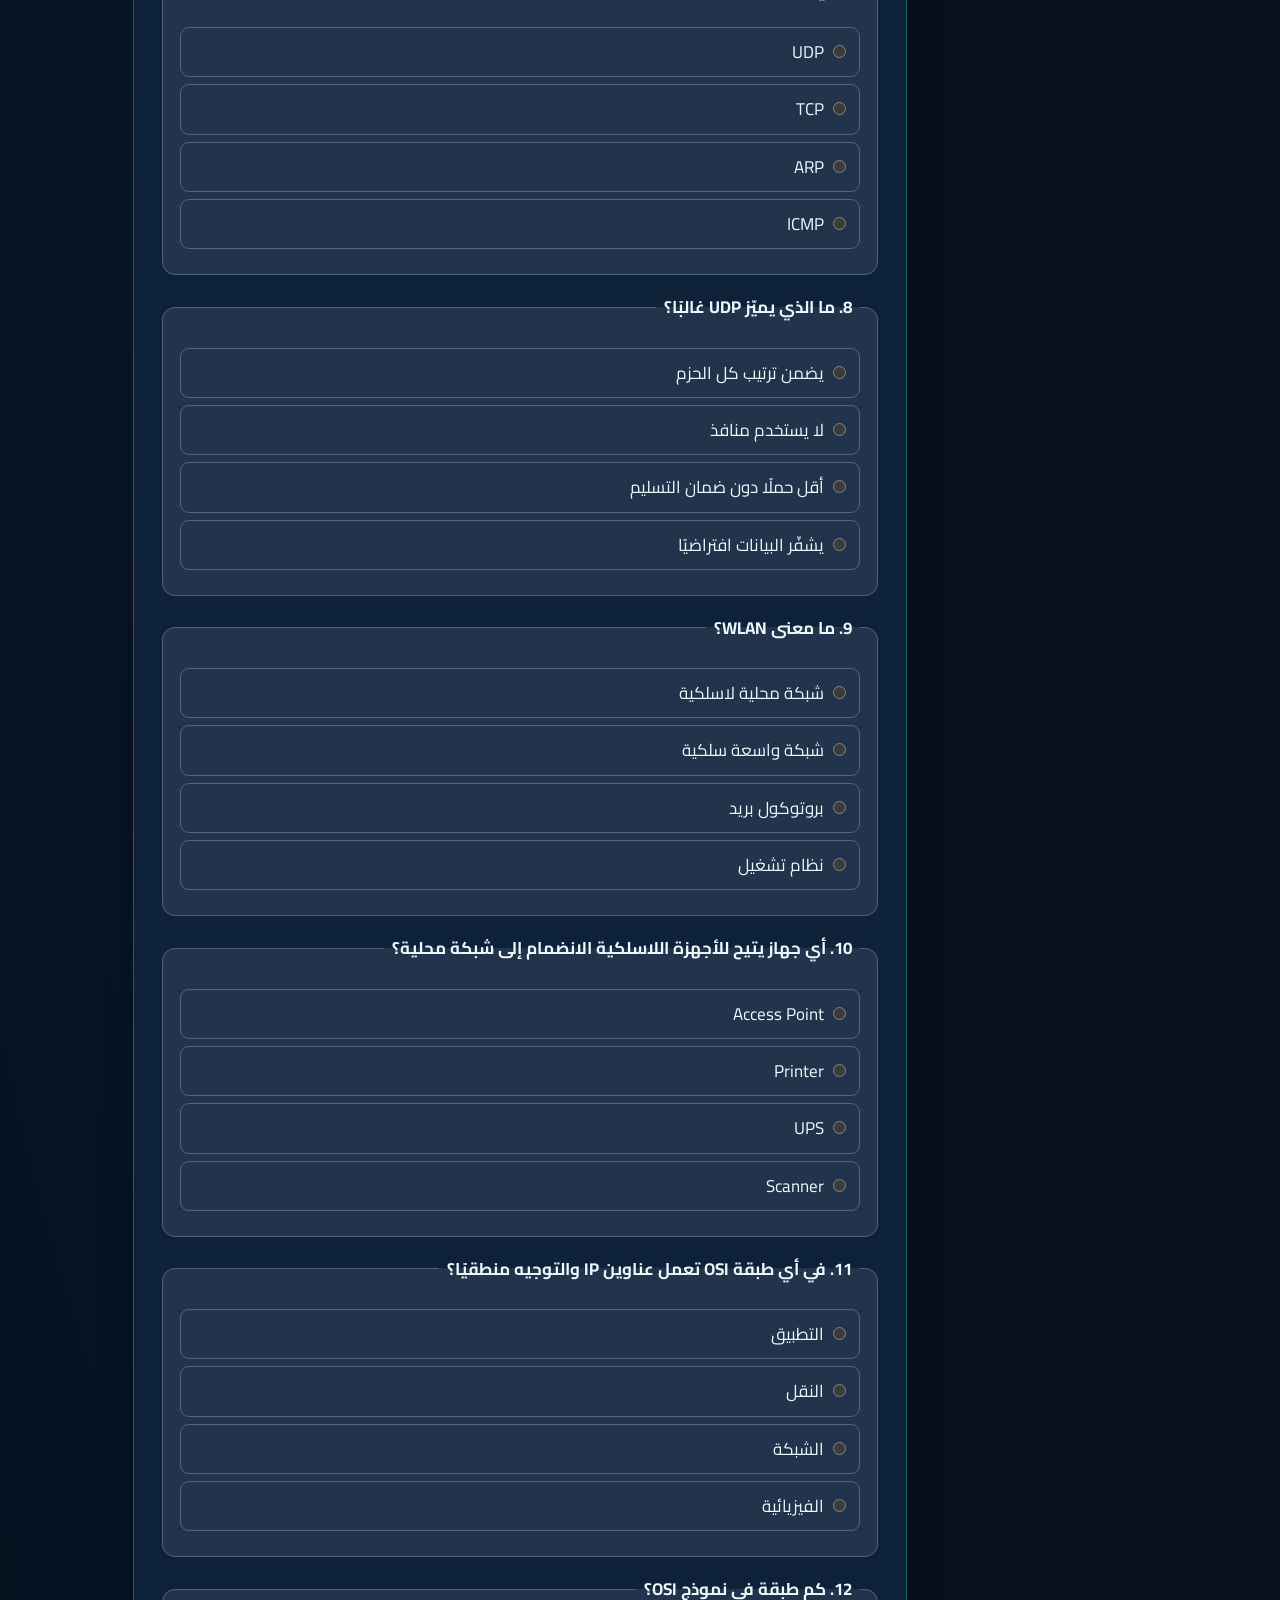
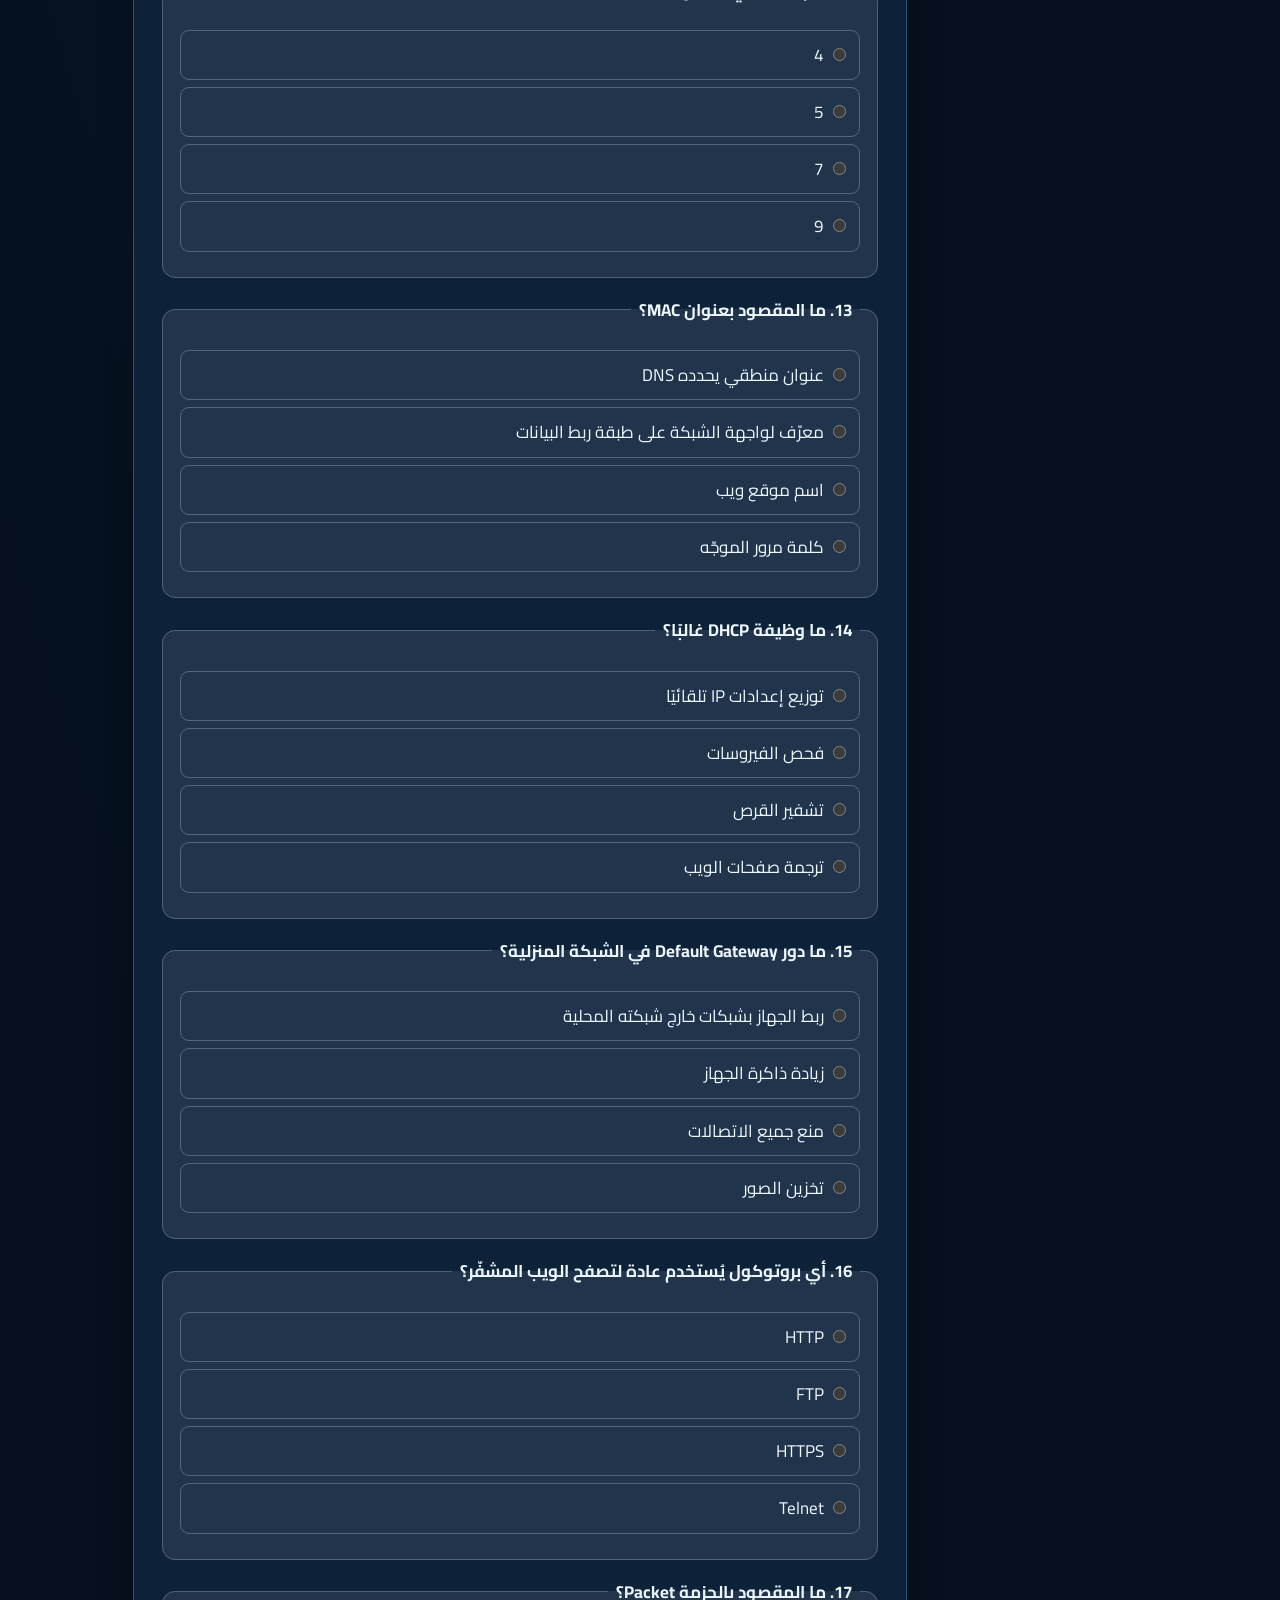
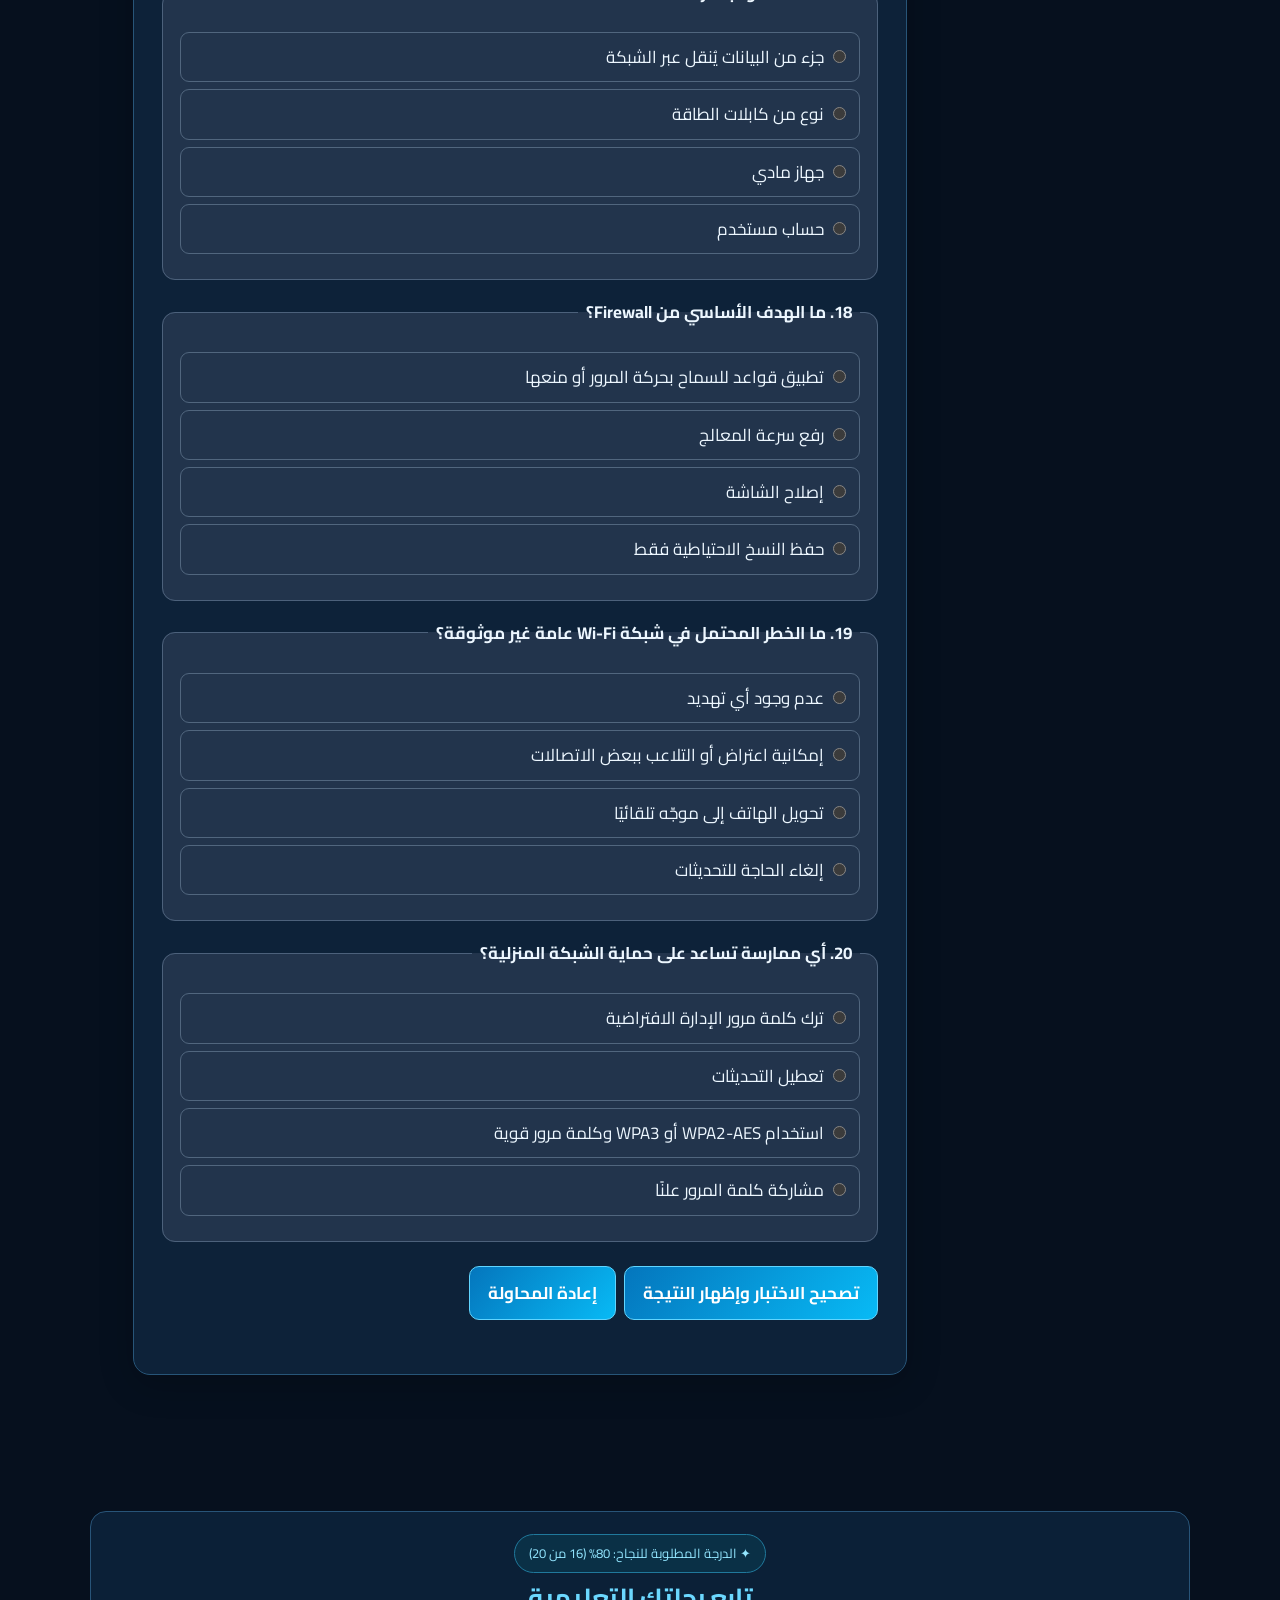
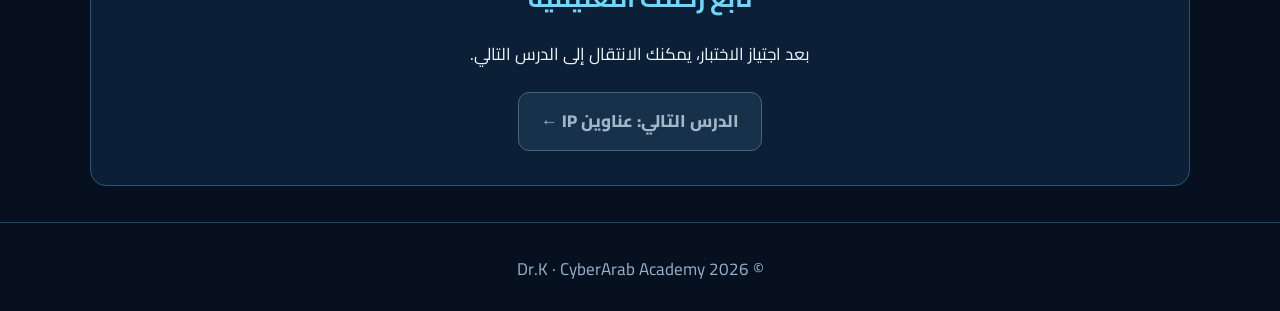
<file: network-lesson-8.html>
<!doctype html>
<html lang="ar" dir="rtl">
<head>
<meta charset="UTF-8">
<meta name="viewport" content="width=device-width, initial-scale=1">
<meta name="description" content="الدرس الثامن: Switching و VLAN في أكاديمية سايبر عرب">
<title>الدرس الثامن | Switching & VLAN | CyberArab Academy</title>
<link rel="stylesheet" href="theme.css">
<style>
*{box-sizing:border-box}
body{margin:0;background:#071323;color:#eef8ff;font-family:Tahoma,Arial,sans-serif;line-height:1.9}
a{color:#6bdaff}
header{max-width:1250px;margin:auto;padding:12px 22px;display:flex;align-items:center;justify-content:space-between;gap:15px;flex-wrap:wrap}
header img{width:145px;height:auto}
header a{text-decoration:none;font-weight:bold}
main{max-width:1100px;margin:25px auto;padding:0 20px}
.hero,.section,.quiz,.nav-box{background:linear-gradient(140deg,#0e2944,#071a2e);border:1px solid #295d86;border-radius:18px;padding:27px;margin-bottom:22px}
.hero{background:linear-gradient(120deg,#123b59,#071323)}
.tag{display:inline-block;color:#6bdaff;background:#0b2942;padding:5px 14px;border-radius:25px;font-size:13px}
h1{font-size:clamp(28px,4vw,43px);line-height:1.5;margin:12px 0}
h2{color:#75d9ff;font-size:23px;margin:0 0 15px}
h3{color:#c3eaff}
p,li{color:#d1e1ef}
strong{color:#fff}
ul,ol{padding-right:25px}
.example{background:#081c30;border-right:4px solid #17d6ff;padding:16px;border-radius:9px;margin:15px 0}
.warning{background:#302318;border-right:4px solid #ffbd69;padding:15px;border-radius:9px;margin:15px 0}
pre{direction:ltr;text-align:left;white-space:pre-wrap;overflow-wrap:anywhere;background:#06111e;border:1px solid #2c536e;padding:18px;border-radius:10px;color:#b9f2ff;font-size:14px;line-height:1.7}
code{direction:ltr;unicode-bidi:isolate;color:#91e8ff}
table{width:100%;border-collapse:collapse;margin:15px 0;font-size:14px}
th,td{border:1px solid #315775;padding:12px;text-align:right}
th{background:#123d5d}
.table-wrap{overflow-x:auto}
.question{background:#0b2035;border:1px solid #315775;padding:18px;border-radius:13px;margin:16px 0}
.question h3{font-size:17px;margin:0 0 12px}
.question label{display:block;padding:10px;margin:7px 0;border:1px solid #315775;border-radius:9px;cursor:pointer}
.question label:hover{background:#16405f}
.question input{margin-left:9px;accent-color:#17c9ff}
button,.btn{background:linear-gradient(120deg,#087ac5,#03b9fa);border:0;color:white;font-weight:bold;border-radius:10px;padding:13px 24px;cursor:pointer;font-size:15px;text-decoration:none;display:inline-block;margin:5px}
button:hover,.btn:hover{filter:brightness(1.12)}
#result{margin-top:18px;padding:18px;border-radius:12px;background:#0b2035;display:none}
#result.success{border:1px solid #32ca9c}
#result.failure{border:1px solid #ffbd69}
.nav-box{display:flex;justify-content:space-between;gap:12px;flex-wrap:wrap;align-items:center}
footer{text-align:center;color:#a4bfd4;padding:25px}
@media(max-width:650px){.section,.quiz,.hero{padding:19px}table{font-size:12px}}
</style>
</head>
<body>

<header>
<a href="index.html"><img src="drk-logo.webp" alt="شعار أكاديمية سايبر عرب"></a>
<a href="network-course.html">← مسار أساسيات الشبكات</a>
</header>

<main>

<section class="hero">
<span class="tag">مسار أساسيات الشبكات · الدرس 8 من 10</span>
<h1>🔀 المحوّلات والشبكات الافتراضية</h1>
<p>Switching & VLAN: كيف تتواصل الأجهزة داخل الشبكة المحلية؟ وكيف نقسّم شبكة واحدة إلى شبكات منطقية منفصلة؟</p>
<p><strong>المستوى:</strong> مبتدئ إلى متوسط · <strong>الاختبار:</strong> 10 أسئلة · <strong>النجاح:</strong> 80%</p>
</section>

<section class="section">
<h2>1. ما هو Switch؟</h2>
<p>المحوّل Switch جهاز شبكي يربط عدة أجهزة داخل شبكة محلية LAN. يتعلم المحوّل عناوين MAC المرتبطة بمنافذه، ويستخدمها لاتخاذ قرارات تمرير إطارات Ethernet.</p>
<p>بدل إرسال كل إطار إلى جميع المنافذ دائمًا، يستطيع المحوّل توجيه الإطار إلى المنفذ المرتبط بعنوان MAC الوجهة عندما يكون هذا العنوان معروفًا.</p>
<div class="example">
<strong>مثال:</strong> في مكتب يحتوي على 12 حاسوبًا، يمكن توصيل الأجهزة بمحوّل لتبادل البيانات داخل الشبكة المحلية.
</div>
</section>

<section class="section">
<h2>2. ما هو MAC Address؟</h2>
<p>عنوان MAC هو معرّف تستخدمه واجهة الشبكة في الاتصال على طبقة ربط البيانات Data Link. غالبًا يُعرض عنوان Ethernet على شكل ست مجموعات من القيم السداسية عشرية.</p>
<pre>00:1A:2B:3C:4D:5E</pre>
<p>يستخدم المحوّل عناوين MAC لتحديد المنفذ الذي يجب أن يرسل إليه الإطار داخل الشبكة المحلية.</p>
<div class="warning">عنوان MAC ليس وسيلة موثوقة وحده للتحقق من هوية المستخدم؛ فمن الممكن تغييره أو انتحال عنوان آخر.</div>
</section>

<section class="section">
<h2>3. كيف يتعلم Switch عناوين MAC؟</h2>
<ol>
<li>يستقبل المحوّل إطار Ethernet على أحد المنافذ.</li>
<li>يقرأ عنوان MAC المصدر Source MAC.</li>
<li>يسجل ارتباط عنوان المصدر بمنفذ الاستقبال في جدول MAC.</li>
<li>يبحث عن عنوان MAC الوجهة Destination MAC.</li>
<li>إذا كان عنوان الوجهة معروفًا، يرسل الإطار إلى المنفذ المناسب.</li>
<li>إذا كان عنوان الوجهة غير معروف، قد يرسل الإطار إلى المنافذ الأخرى ضمن VLAN نفسها، باستثناء منفذ الاستقبال.</li>
</ol>
<div class="example">
<strong>مثال جدول MAC:</strong>
<div class="table-wrap">
<table>
<tr><th>MAC Address</th><th>Port</th><th>VLAN</th></tr>
<tr><td>00:AA:11:22:33:44</td><td>Fa0/1</td><td>10</td></tr>
<tr><td>00:BB:11:22:33:55</td><td>Fa0/2</td><td>10</td></tr>
<tr><td>00:CC:11:22:33:66</td><td>Fa0/3</td><td>20</td></tr>
</table>
</div>
</div>
</section>

<section class="section">
<h2>4. الفرق بين Hub وSwitch وRouter</h2>
<div class="table-wrap">
<table>
<tr><th>الجهاز</th><th>الوظيفة الأساسية</th><th>المعلومات المستخدمة</th></tr>
<tr><td>Hub</td><td>تكرار الإشارات إلى المنافذ الأخرى</td><td>لا يتخذ قرارات بناءً على MAC أو IP</td></tr>
<tr><td>Switch</td><td>تمرير إطارات Ethernet داخل الشبكة المحلية</td><td>MAC Address</td></tr>
<tr><td>Router</td><td>توجيه الحزم بين الشبكات</td><td>IP Address</td></tr>
</table>
</div>
<p>توجد محوّلات Layer 3 يمكنها تنفيذ التوجيه أيضًا، لكن هذا الجدول يوضح الاستخدام التقليدي لكل جهاز.</p>
</section>

<section class="section">
<h2>5. ما هي VLAN؟</h2>
<p>اختصار VLAN يعني Virtual Local Area Network، وهي شبكة محلية افتراضية تُستخدم لتقسيم شبكة المحوّلات إلى مجموعات منطقية منفصلة.</p>
<p>كل VLAN تمثل عادة نطاق بث Broadcast Domain مستقلًا.</p>
<div class="example">
<strong>مثال في شركة:</strong>
<pre>VLAN 10 = Employees
VLAN 20 = Finance
VLAN 30 = Guests</pre>
<p>يمكن توصيل أجهزة الأقسام الثلاثة بالمحوّل نفسه، مع فصل حركة البث بينها منطقيًا.</p>
</div>
<p>تساعد VLAN على تنظيم الشبكة وتقليل نطاق البث، لكنها لا تغني عن سياسات التحكم في الوصول أو الجدران النارية.</p>
</section>

<section class="section">
<h2>6. ما الفرق بين Access Port وTrunk Port؟</h2>
<p><strong>Access Port:</strong> منفذ يُخصص عادة لربط جهاز نهائي ضمن VLAN واحدة.</p>
<p><strong>Trunk Port:</strong> منفذ يستطيع نقل حركة مرور عدة شبكات VLAN عبر وصلة واحدة، باستخدام آلية وسم مثل IEEE 802.1Q.</p>
<div class="example">
<pre>PC1 ---- Access VLAN 10 ---- Switch A
                                |
                             Trunk
                                |
                              Switch B
                                |
PC2 ---- Access VLAN 10 --------+</pre>
<p>يسمح رابط Trunk بنقل حركة VLAN 10 بين المحوّلين إذا كانت VLAN مسموحة ومهيأة بصورة صحيحة على الرابط.</p>
</div>
</section>

<section class="section">
<h2>7. ما هو IEEE 802.1Q؟</h2>
<p>IEEE 802.1Q معيار يستخدم وسم VLAN داخل إطارات Ethernet لتمييز الشبكة الافتراضية التي ينتمي إليها الإطار.</p>
<p>في الوصلات Trunk، تحمل الإطارات الخاصة بكثير من شبكات VLAN وسمًا يحدد VLAN ID.</p>
<p>قد تُنقل إطارات Native VLAN دون وسم في إعدادات معينة، ولذلك يجب ضبط الطرفين بصورة متوافقة وتجنب الإعدادات غير الآمنة.</p>
</section>

<section class="section">
<h2>8. هل يمكن لجهازين في VLAN مختلفة التواصل؟</h2>
<p>ليس مباشرة عبر التحويل التقليدي في الطبقة الثانية. يتطلب الاتصال بين شبكتين VLAN مختلفتين عملية توجيه تسمى <strong>Inter-VLAN Routing</strong>.</p>
<p>يمكن تنفيذ ذلك باستخدام Router أو محوّل Layer 3.</p>
<div class="example">
<pre>PC-A: 192.168.10.10/24
VLAN 10

PC-B: 192.168.20.10/24
VLAN 20

Inter-VLAN Routing
       |
Router or Layer 3 Switch</pre>
<p>بعد تهيئة بوابات الشبكات والتوجيه، يمكن للجهازين التواصل إذا سمحت سياسات الوصول بذلك.</p>
</div>
</section>

<section class="section">
<h2>9. مثال عملي على إعداد VLAN في Cisco IOS</h2>
<p>الأوامر التالية نموذج تعليمي على محوّل Cisco متوافق، وقد تختلف أسماء الواجهات بحسب الطراز.</p>
<h3>إنشاء VLAN</h3>
<pre>enable
configure terminal
vlan 10
name EMPLOYEES
exit

vlan 20
name FINANCE
exit</pre>
<h3>ربط منفذ بـ VLAN 10</h3>
<pre>interface fastEthernet 0/1
switchport mode access
switchport access vlan 10
exit</pre>
<h3>تهيئة منفذ Trunk</h3>
<pre>interface gigabitEthernet 0/1
switchport mode trunk
switchport trunk allowed vlan 10,20
exit</pre>
<h3>التحقق من الإعدادات</h3>
<pre>show vlan brief
show interfaces trunk
show mac address-table</pre>
<div class="warning">طبّق هذه الأوامر داخل مختبر افتراضي أو على أجهزة تملك صلاحية إدارتها. لا تغيّر إعدادات محوّلات شبكة إنتاجية دون موافقة وخطة تغيير.</div>
</section>

<section class="section">
<h2>10. تطبيق عملي باستخدام Cisco Packet Tracer</h2>
<p>يمكنك تنفيذ التمرين في برنامج Cisco Packet Tracer باستخدام محوّل وأربعة أجهزة حاسوب.</p>
<ol>
<li>أضف Switch وأربعة أجهزة PC.</li>
<li>صل الأجهزة بالمنافذ Fa0/1 إلى Fa0/4.</li>
<li>أنشئ VLAN 10 وVLAN 20.</li>
<li>ضع PC1 وPC2 في VLAN 10، وPC3 وPC4 في VLAN 20.</li>
<li>اضبط عناوين IP مناسبة لكل VLAN.</li>
<li>اختبر Ping بين جهازين في VLAN نفسها.</li>
<li>اختبر Ping بين جهازين في VLAN مختلفتين دون تهيئة Inter-VLAN Routing.</li>
<li>لاحظ النتيجة وفسّر سبب اختلاف الاتصال.</li>
</ol>
<div class="example">
<strong>عناوين مقترحة:</strong>
<pre>PC1: 192.168.10.11/24
PC2: 192.168.10.12/24

PC3: 192.168.20.11/24
PC4: 192.168.20.12/24</pre>
<p>في هذا المختبر البسيط، يفترض أن ينجح الاتصال بين أجهزة VLAN نفسها بعد الإعداد الصحيح، بينما لا ينجح الاتصال بين VLAN 10 وVLAN 20 دون تهيئة التوجيه بينهما.</p>
</div>
</section>

<section class="quiz">
<h2>📝 اختبار الدرس الثامن</h2>
<p>أجب عن جميع الأسئلة. درجة النجاح 8 من 10، ويمكنك إعادة الاختبار لتحسين نتيجتك.</p>

<form id="quiz-form">

<div class="question">
<h3>1. ما الوظيفة الأساسية للمحوّل Switch التقليدي؟</h3>
<label><input type="radio" name="q1" value="a"> ترجمة أسماء النطاقات</label>
<label><input type="radio" name="q1" value="b"> تمرير إطارات Ethernet بين الأجهزة</label>
<label><input type="radio" name="q1" value="c"> تخزين الملفات</label>
<label><input type="radio" name="q1" value="d"> تشغيل نظام التشغيل</label>
</div>

<div class="question">
<h3>2. أي عنوان يستخدمه Switch عادة لاتخاذ قرار تمرير الإطار؟</h3>
<label><input type="radio" name="q2" value="a"> عنوان MAC</label>
<label><input type="radio" name="q2" value="b"> عنوان URL</label>
<label><input type="radio" name="q2" value="c"> اسم المستخدم</label>
<label><input type="radio" name="q2" value="d"> رقم الملف</label>
</div>

<div class="question">
<h3>3. من أي حقل يتعلم Switch ارتباط عنوان MAC بمنفذ الاستقبال؟</h3>
<label><input type="radio" name="q3" value="a"> عنوان IP الوجهة</label>
<label><input type="radio" name="q3" value="b"> رقم منفذ TCP</label>
<label><input type="radio" name="q3" value="c"> Source MAC</label>
<label><input type="radio" name="q3" value="d"> اسم الموقع</label>
</div>

<div class="question">
<h3>4. ما المعنى الصحيح لاختصار VLAN؟</h3>
<label><input type="radio" name="q4" value="a"> Verified Link Access Node</label>
<label><input type="radio" name="q4" value="b"> Virtual Local Area Network</label>
<label><input type="radio" name="q4" value="c"> Variable Local Address Number</label>
<label><input type="radio" name="q4" value="d"> Virtual Login Access Network</label>
</div>

<div class="question">
<h3>5. ما الفائدة الأساسية من استخدام VLAN؟</h3>
<label><input type="radio" name="q5" value="a"> زيادة سرعة المعالج</label>
<label><input type="radio" name="q5" value="b"> إلغاء عناوين IP</label>
<label><input type="radio" name="q5" value="c"> حذف جميع التهديدات الأمنية</label>
<label><input type="radio" name="q5" value="d"> تقسيم الشبكة إلى مجموعات منطقية</label>
</div>

<div class="question">
<h3>6. ما وظيفة منفذ Trunk؟</h3>
<label><input type="radio" name="q6" value="a"> نقل حركة مرور عدة VLAN</label>
<label><input type="radio" name="q6" value="b"> تشغيل الشاشة</label>
<label><input type="radio" name="q6" value="c"> حذف جدول MAC</label>
<label><input type="radio" name="q6" value="d"> تحويل DNS إلى DHCP</label>
</div>

<div class="question">
<h3>7. أي معيار يرتبط بوسم VLAN في Ethernet؟</h3>
<label><input type="radio" name="q7" value="a"> IEEE 802.11ax فقط</label>
<label><input type="radio" name="q7" value="b"> HTTP/2</label>
<label><input type="radio" name="q7" value="c"> IEEE 802.1Q</label>
<label><input type="radio" name="q7" value="d"> SMTP</label>
</div>

<div class="question">
<h3>8. ماذا تحتاج عادة لتوصيل VLAN 10 مع VLAN 20؟</h3>
<label><input type="radio" name="q8" value="a"> Hub فقط</label>
<label><input type="radio" name="q8" value="b"> Inter-VLAN Routing</label>
<label><input type="radio" name="q8" value="c"> تغيير اسم الحاسوب</label>
<label><input type="radio" name="q8" value="d"> إيقاف Ethernet</label>
</div>

<div class="question">
<h3>9. أي أمر في Cisco IOS يعرض معلومات VLAN الأساسية؟</h3>
<label><input type="radio" name="q9" value="a"> show vlan brief</label>
<label><input type="radio" name="q9" value="b"> ipconfig /flushdns</label>
<label><input type="radio" name="q9" value="c"> format c:</label>
<label><input type="radio" name="q9" value="d"> shutdown computer</label>
</div>

<div class="question">
<h3>10. إذا لم يعرف Switch عنوان MAC الوجهة لإطار Unicast، فما التصرف المعتاد؟</h3>
<label><input type="radio" name="q10" value="a"> يرسل الإطار مباشرة إلى الإنترنت</label>
<label><input type="radio" name="q10" value="b"> يحوّل الإطار إلى DNS</label>
<label><input type="radio" name="q10" value="c"> يوقف جميع المنافذ نهائيًا</label>
<label><input type="radio" name="q10" value="d"> يرسل الإطار إلى المنافذ الأخرى ضمن VLAN نفسها</label>
</div>

<button type="button" id="grade">تصحيح الاختبار</button>
<button type="reset" id="retry">إعادة المحاولة</button>

</form>

<div id="result" aria-live="polite"></div>
</section>

<section class="nav-box">
<a class="btn" href="network-lesson-7.html">→ الدرس السابق</a>
<a class="btn" href="network-course.html">العودة لمسار الشبكات</a>
<span>الدرس التاسع: قريبًا 🔒</span>
</section>

</main>

<footer>© 2026 Dr.K | CyberArab Academy · جميع الحقوق محفوظة</footer>

<script>
(() => {
  "use strict";

  const answers = ["b","a","c","b","d","a","c","b","a","d"];
  const key = "cyberarab_lesson8_score";

  const form = document.getElementById("quiz-form");
  const result = document.getElementById("result");
  const gradeButton = document.getElementById("grade");
  const retryButton = document.getElementById("retry");
  const main = document.querySelector("main");

  function getSavedScore() {
    const raw = localStorage.getItem(key);
    const score = raw === null ? 0 : Number(raw);
    return Number.isFinite(score) ? score : 0;
  }

  function checkAccess() {
    const previous = Number(
      localStorage.getItem("cyberarab_lesson7_score") || 0
    );

    if (!Number.isFinite(previous) || previous < 16) {
      main.innerHTML = `
        <section class="hero" style="text-align:center">
          <h1>🔒 الدرس الثامن مقفل</h1>
          <p>يجب اجتياز اختبار الدرس السابع بنسبة 80% على الأقل قبل الانتقال إلى الدرس الثامن.</p>
          <a class="btn" href="network-lesson-7.html">الانتقال إلى الدرس السابع</a>
          <a class="btn" href="network-course.html">العودة إلى المسار</a>
        </section>
      `;
      return false;
    }

    return true;
  }

  if (!checkAccess()) return;

  gradeButton.addEventListener("click", () => {
    let correct = 0;
    let answered = 0;

    answers.forEach((answer, index) => {
      const selected = form.querySelector(
        `input[name="q${index + 1}"]:checked`
      );

      if (selected) {
        answered++;
        if (selected.value === answer) correct++;
      }
    });

    if (answered !== answers.length) {
      alert("الرجاء الإجابة عن جميع الأسئلة قبل التصحيح.");
      return;
    }

    const passed = correct >= 8;
    const normalized = correct * 2;
    const best = Math.max(getSavedScore(), normalized);

    localStorage.setItem(key, String(best));

    result.style.display = "block";
    result.className = passed ? "success" : "failure";
    result.textContent =
      "النتيجة: " + correct + " / 10 — " +
      (passed
        ? "🎉 ممتاز! اجتزت الاختبار بنسبة " + (correct * 10) + "%."
        : "تحتاج إلى 80% للنجاح. راجع الدرس ثم أعد المحاولة.");

    result.scrollIntoView({
      behavior: "smooth",
      block: "center"
    });
  });

  retryButton.addEventListener("click", () => {
    result.style.display = "none";
    result.textContent = "";
    result.className = "";
  });
})();
</script>

<script src="academy.js" defer></script>
</body>
</html>
</file>
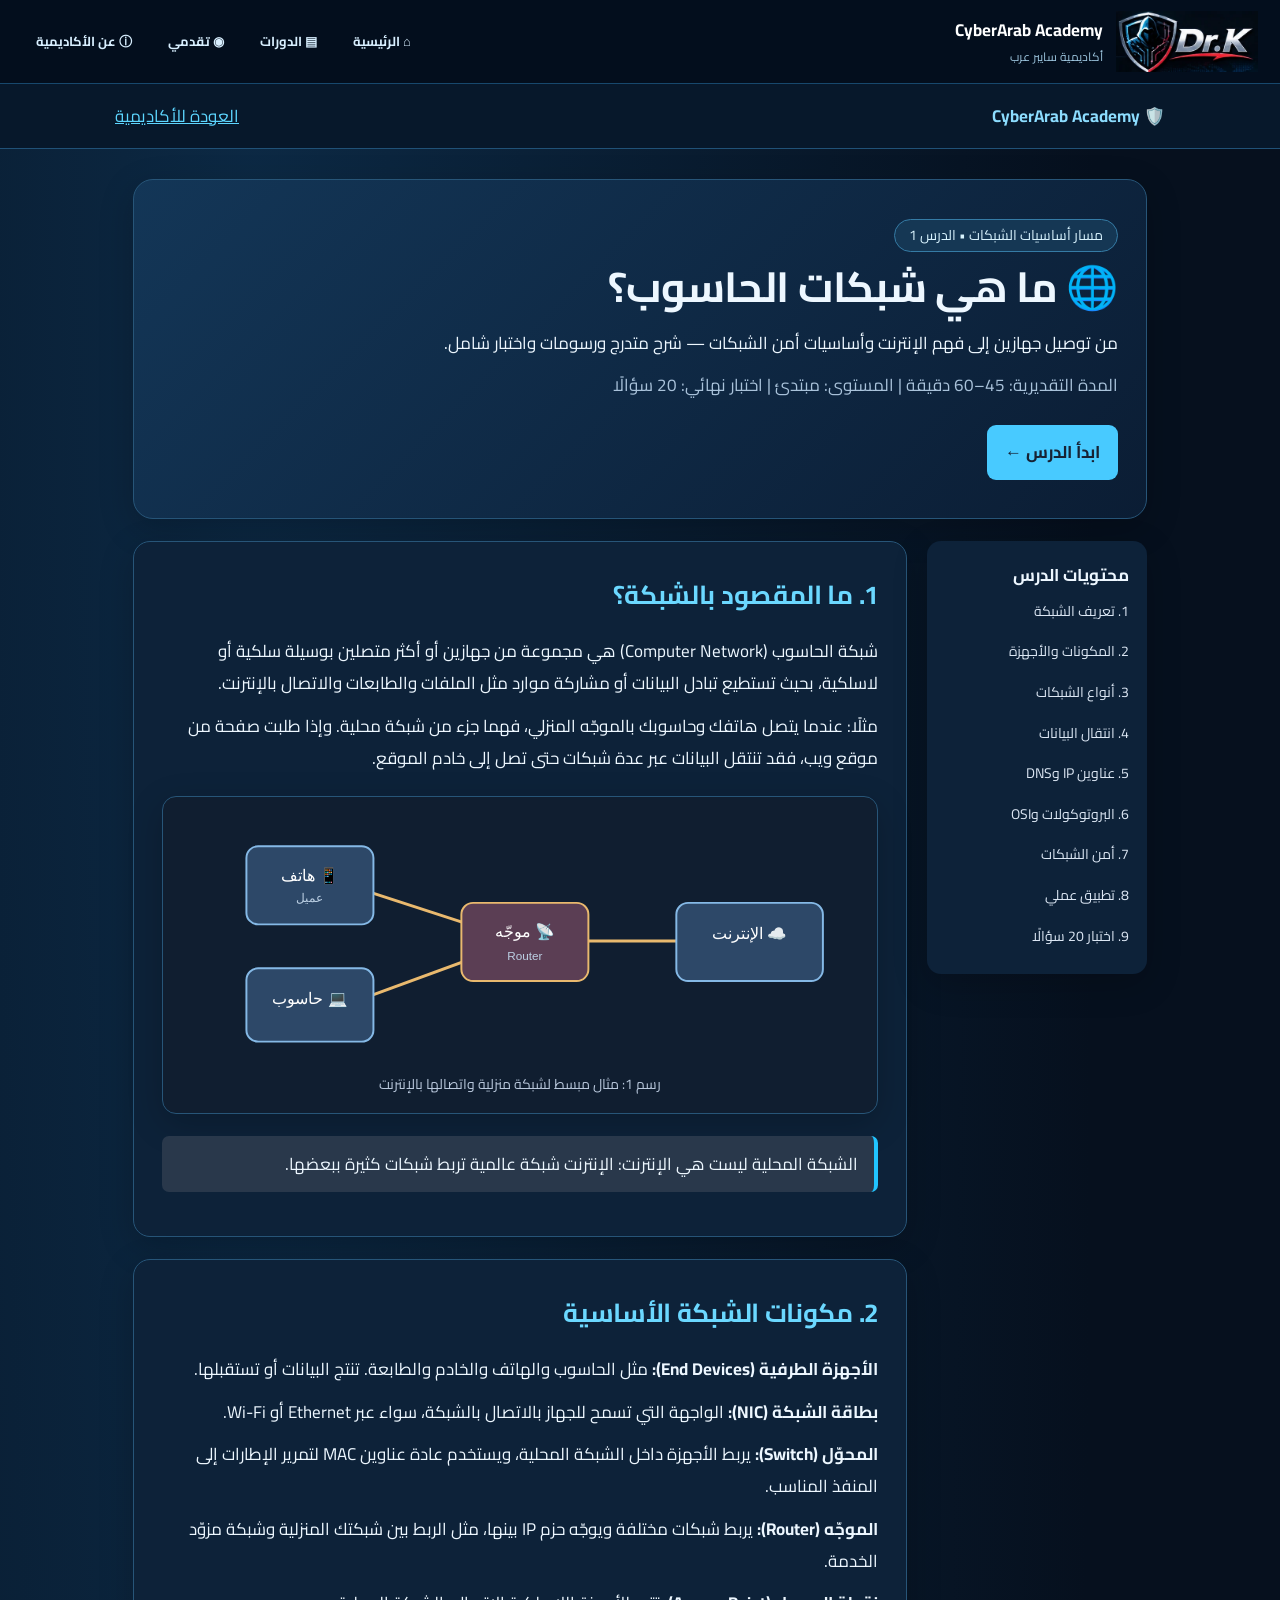
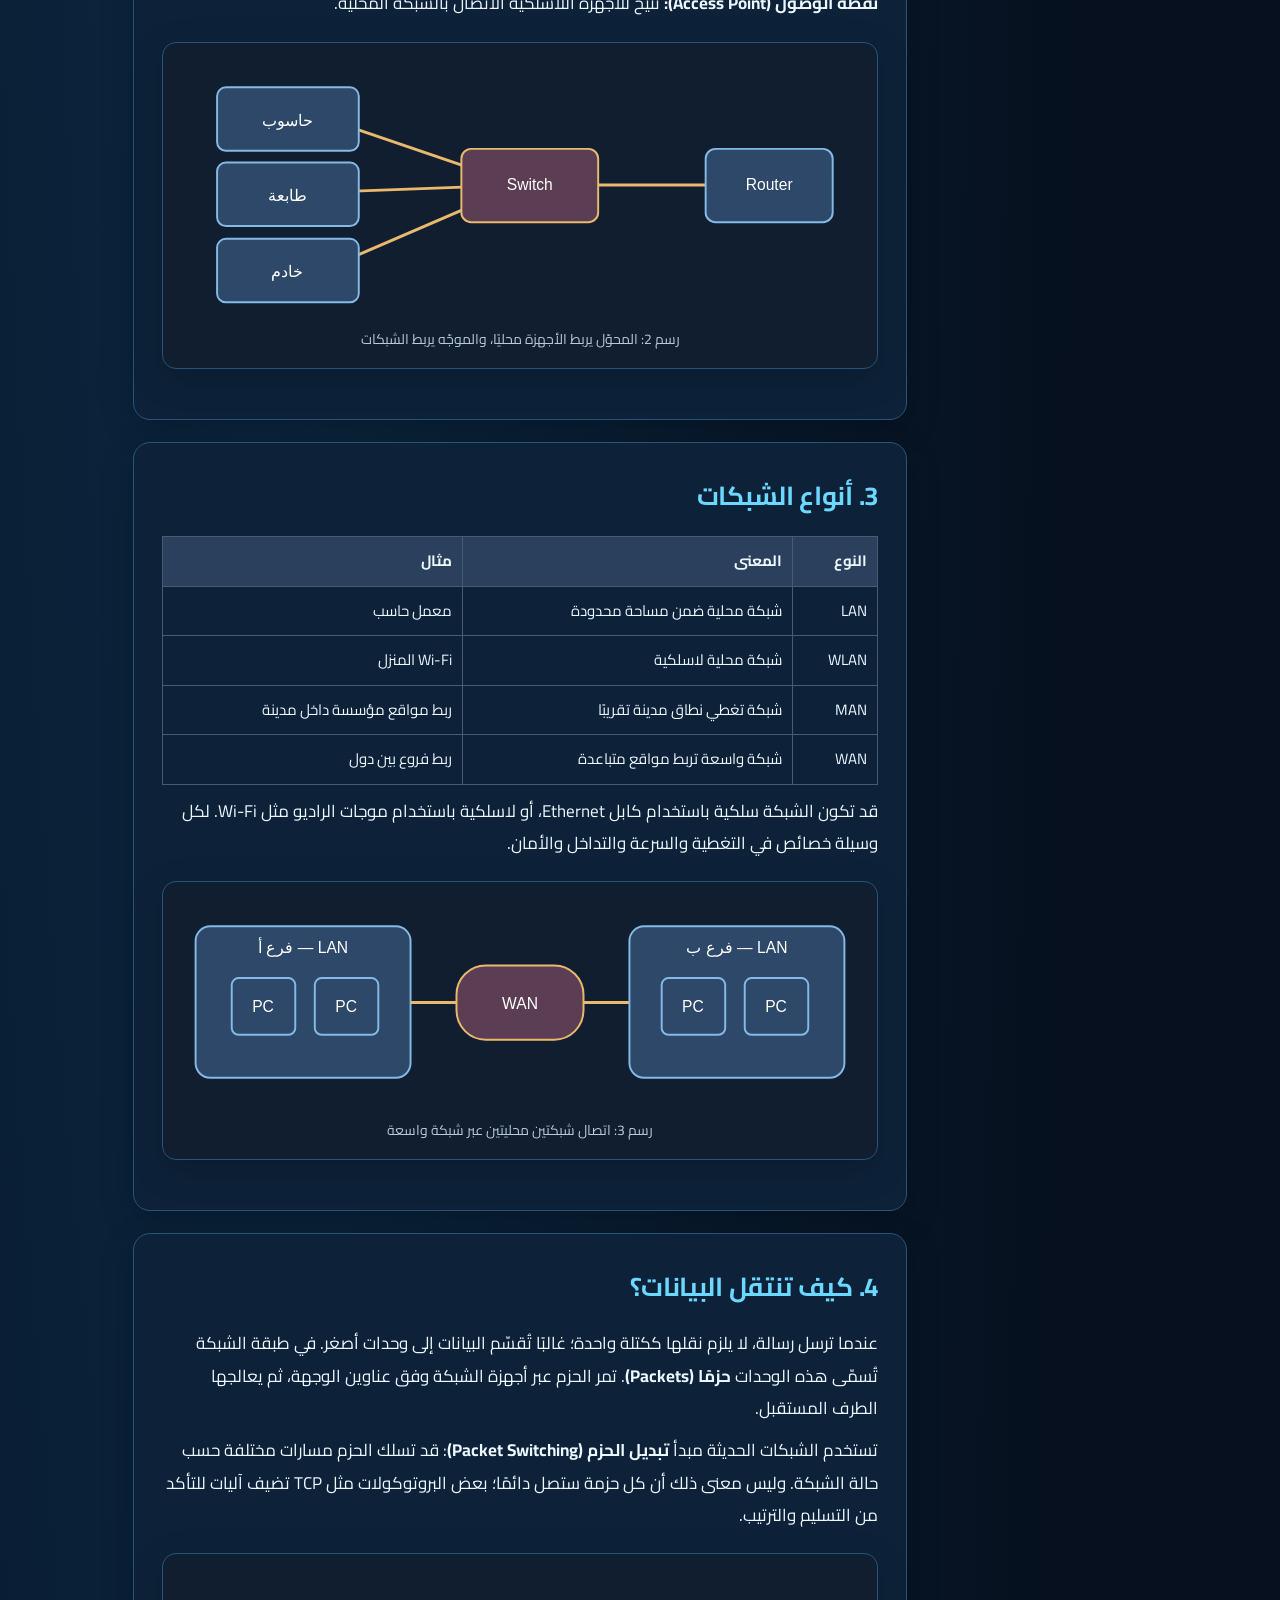
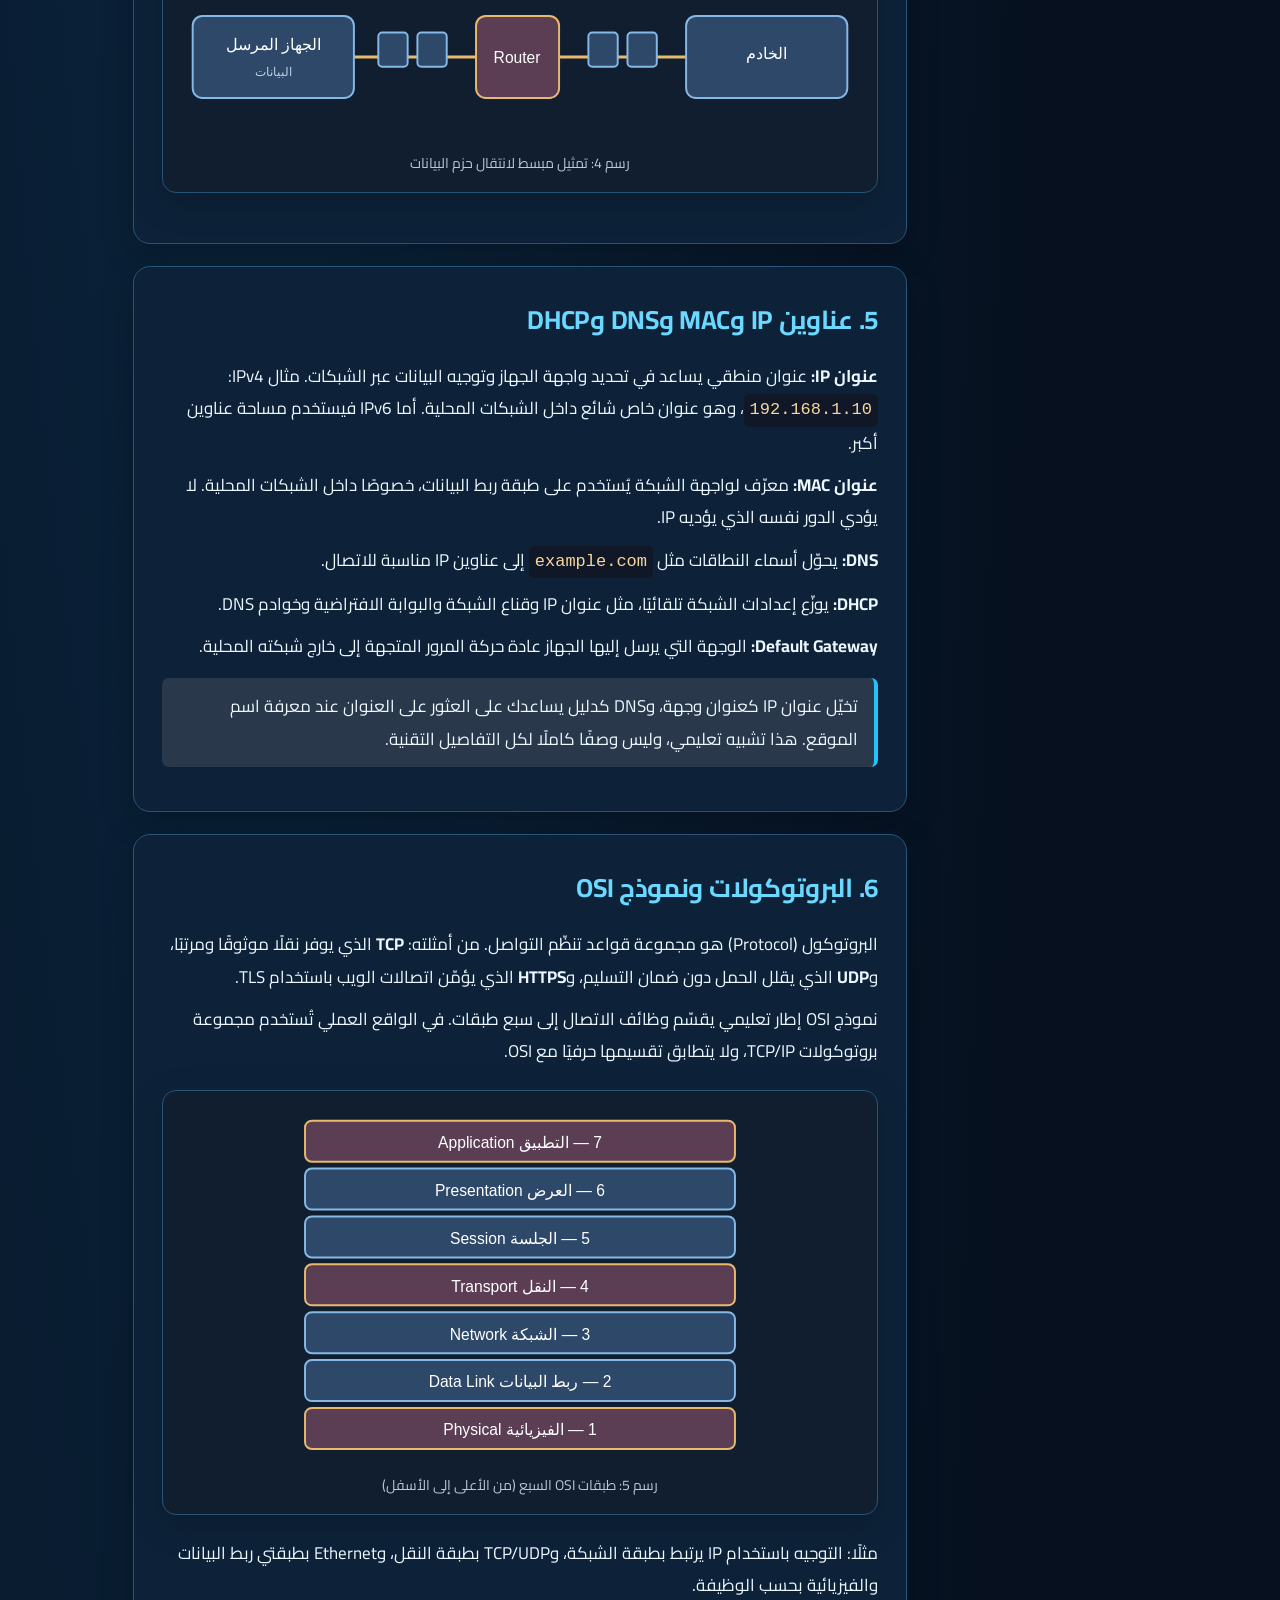
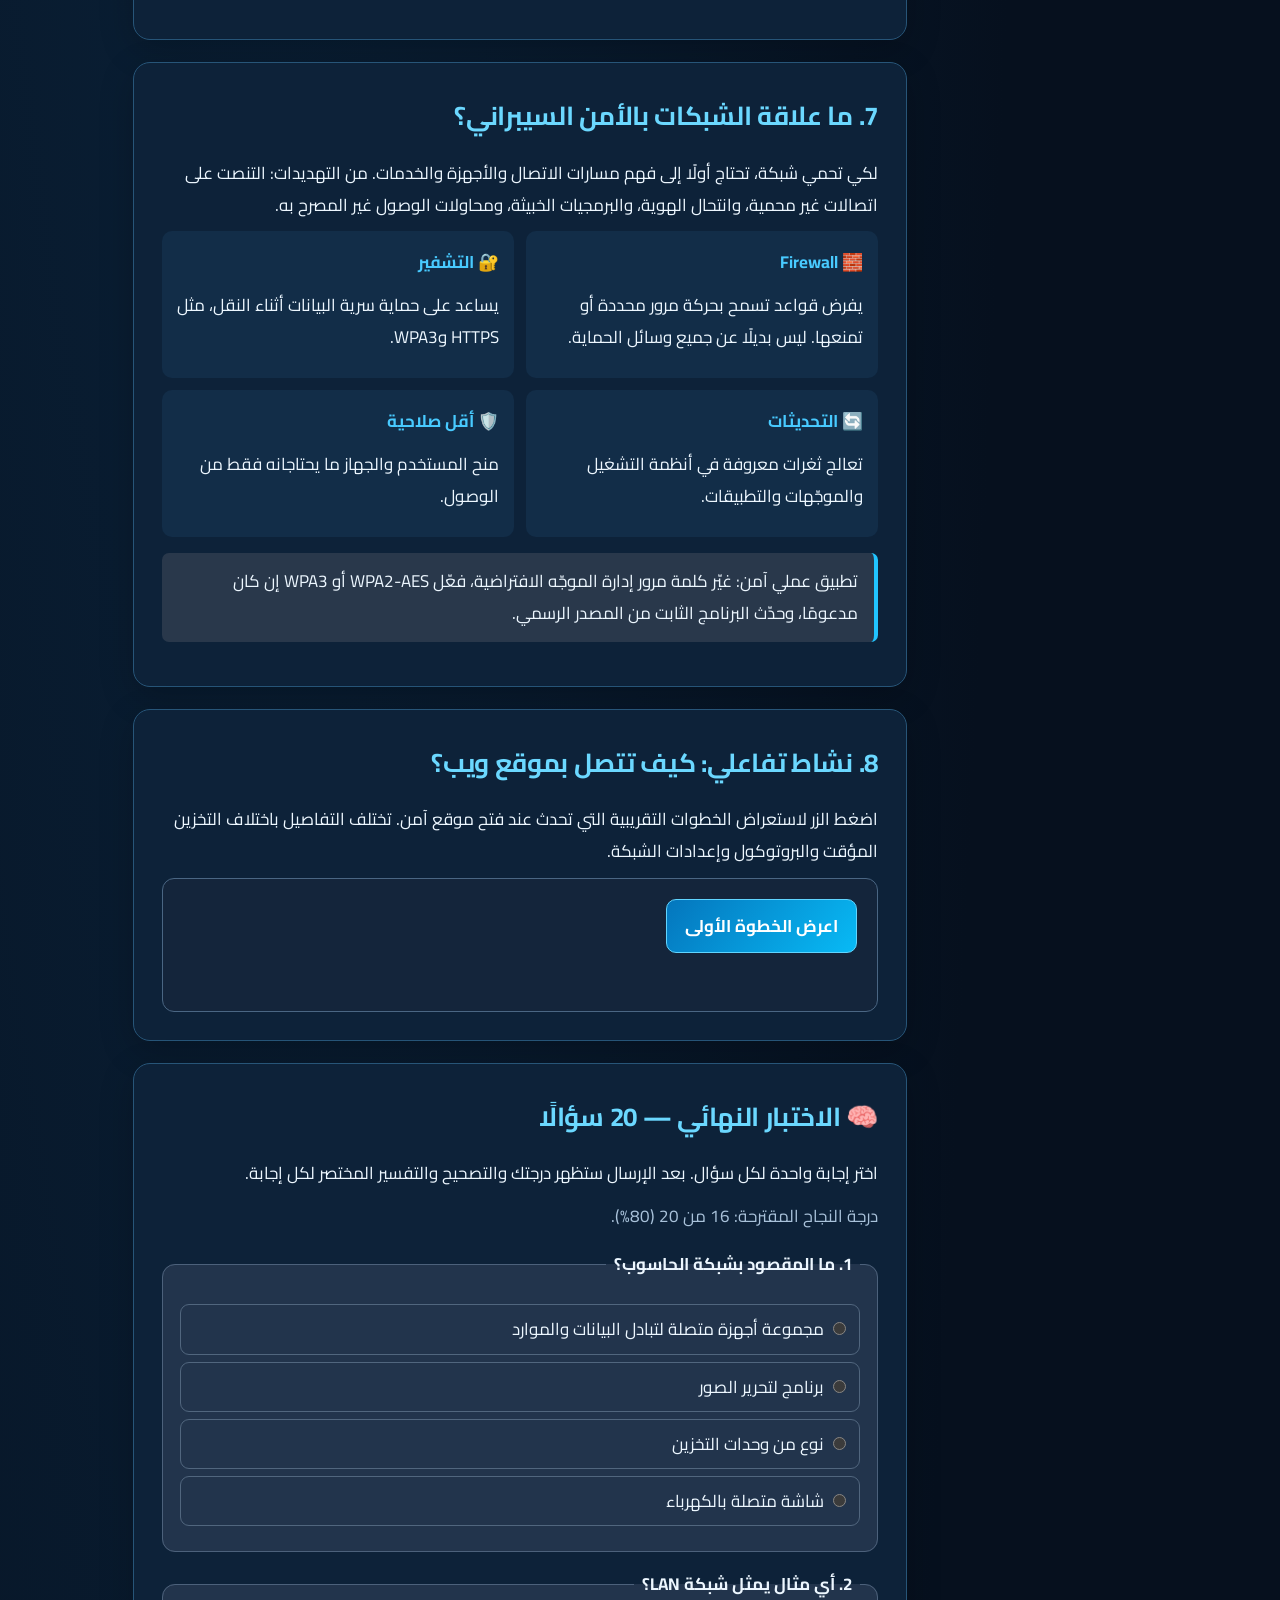
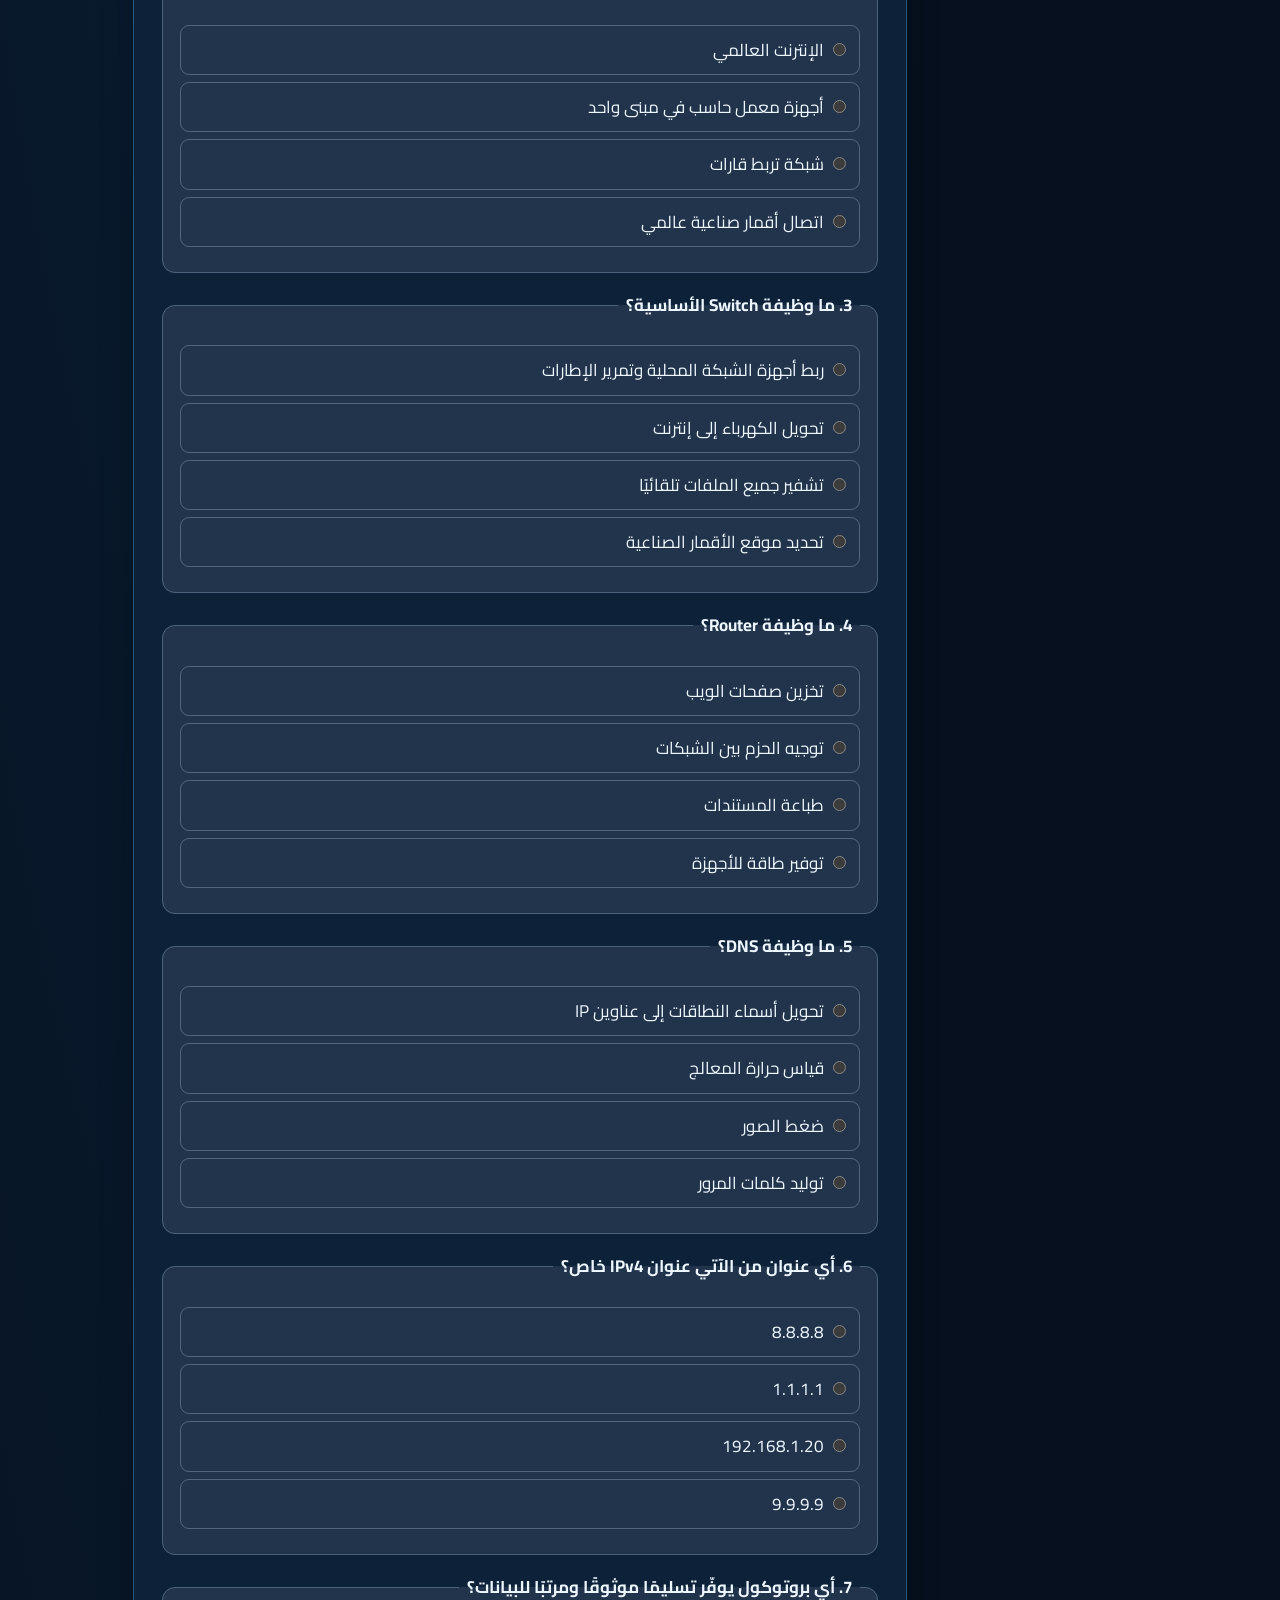
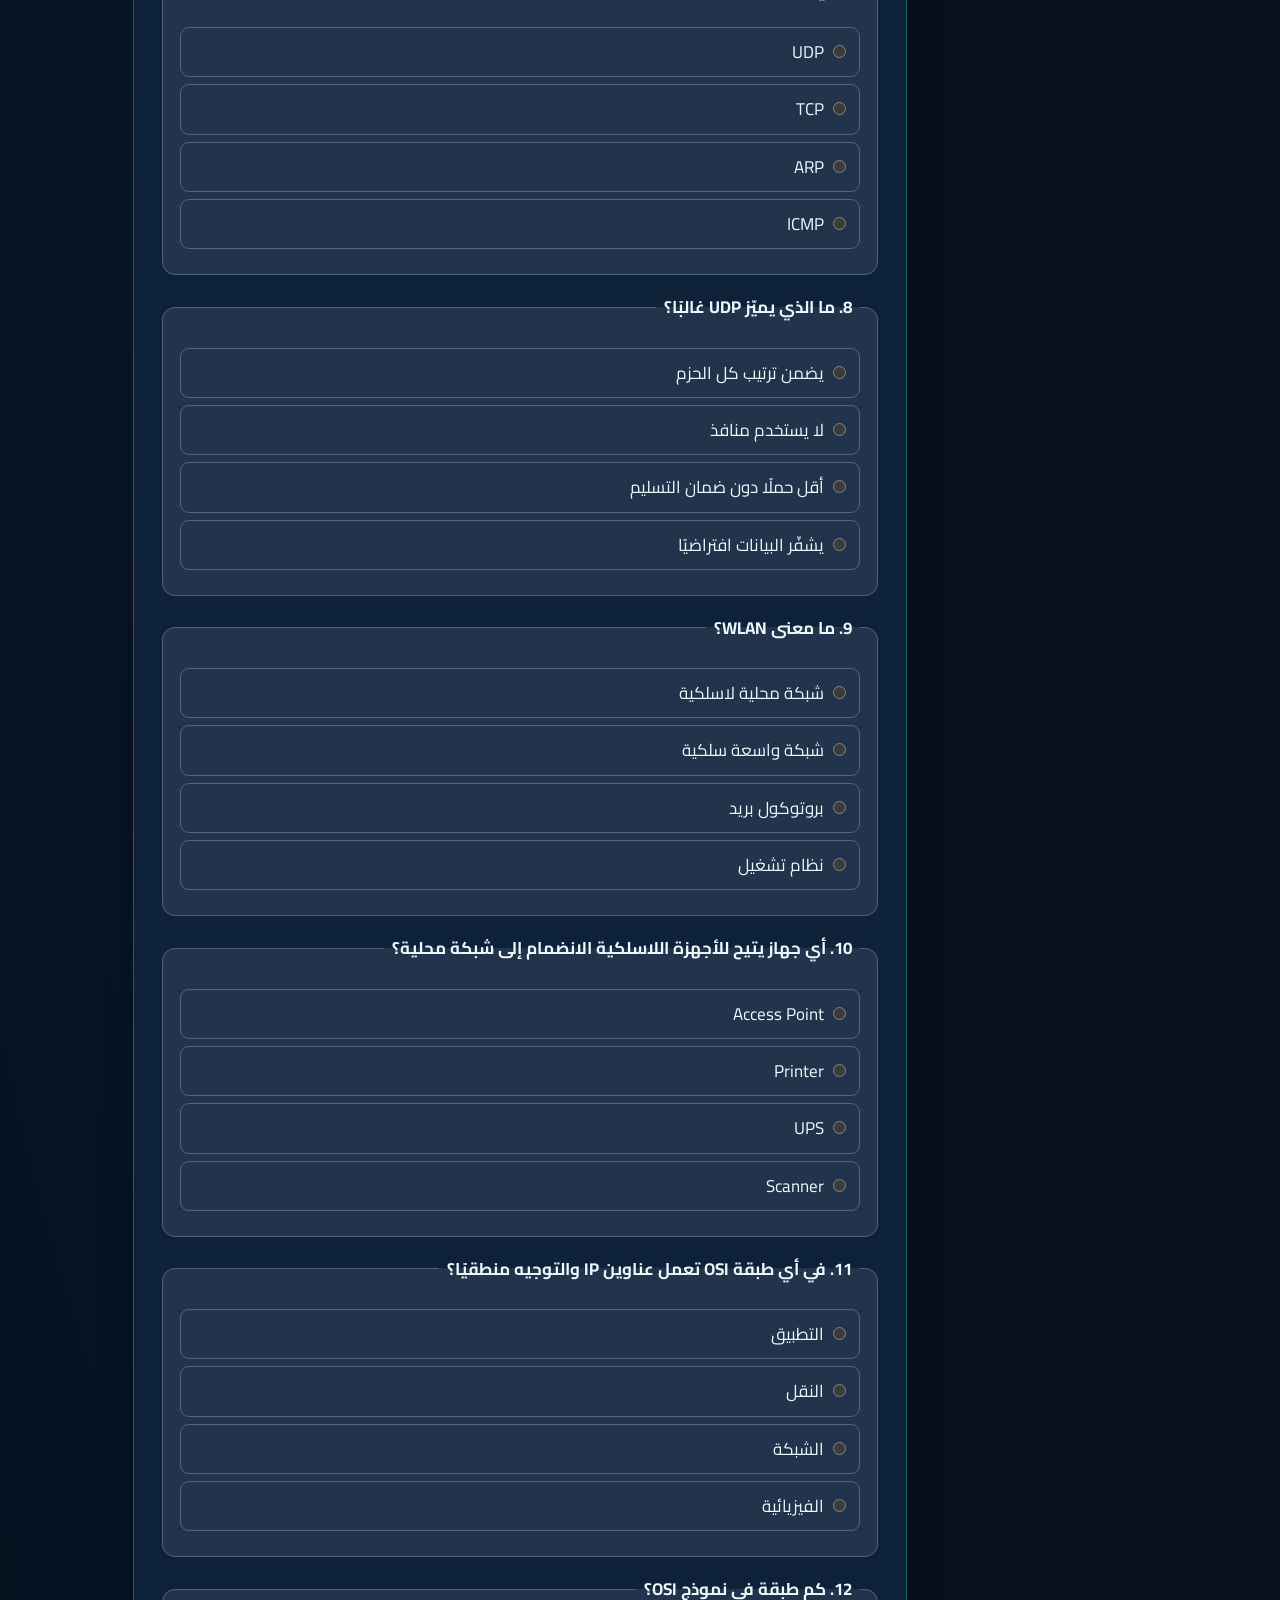
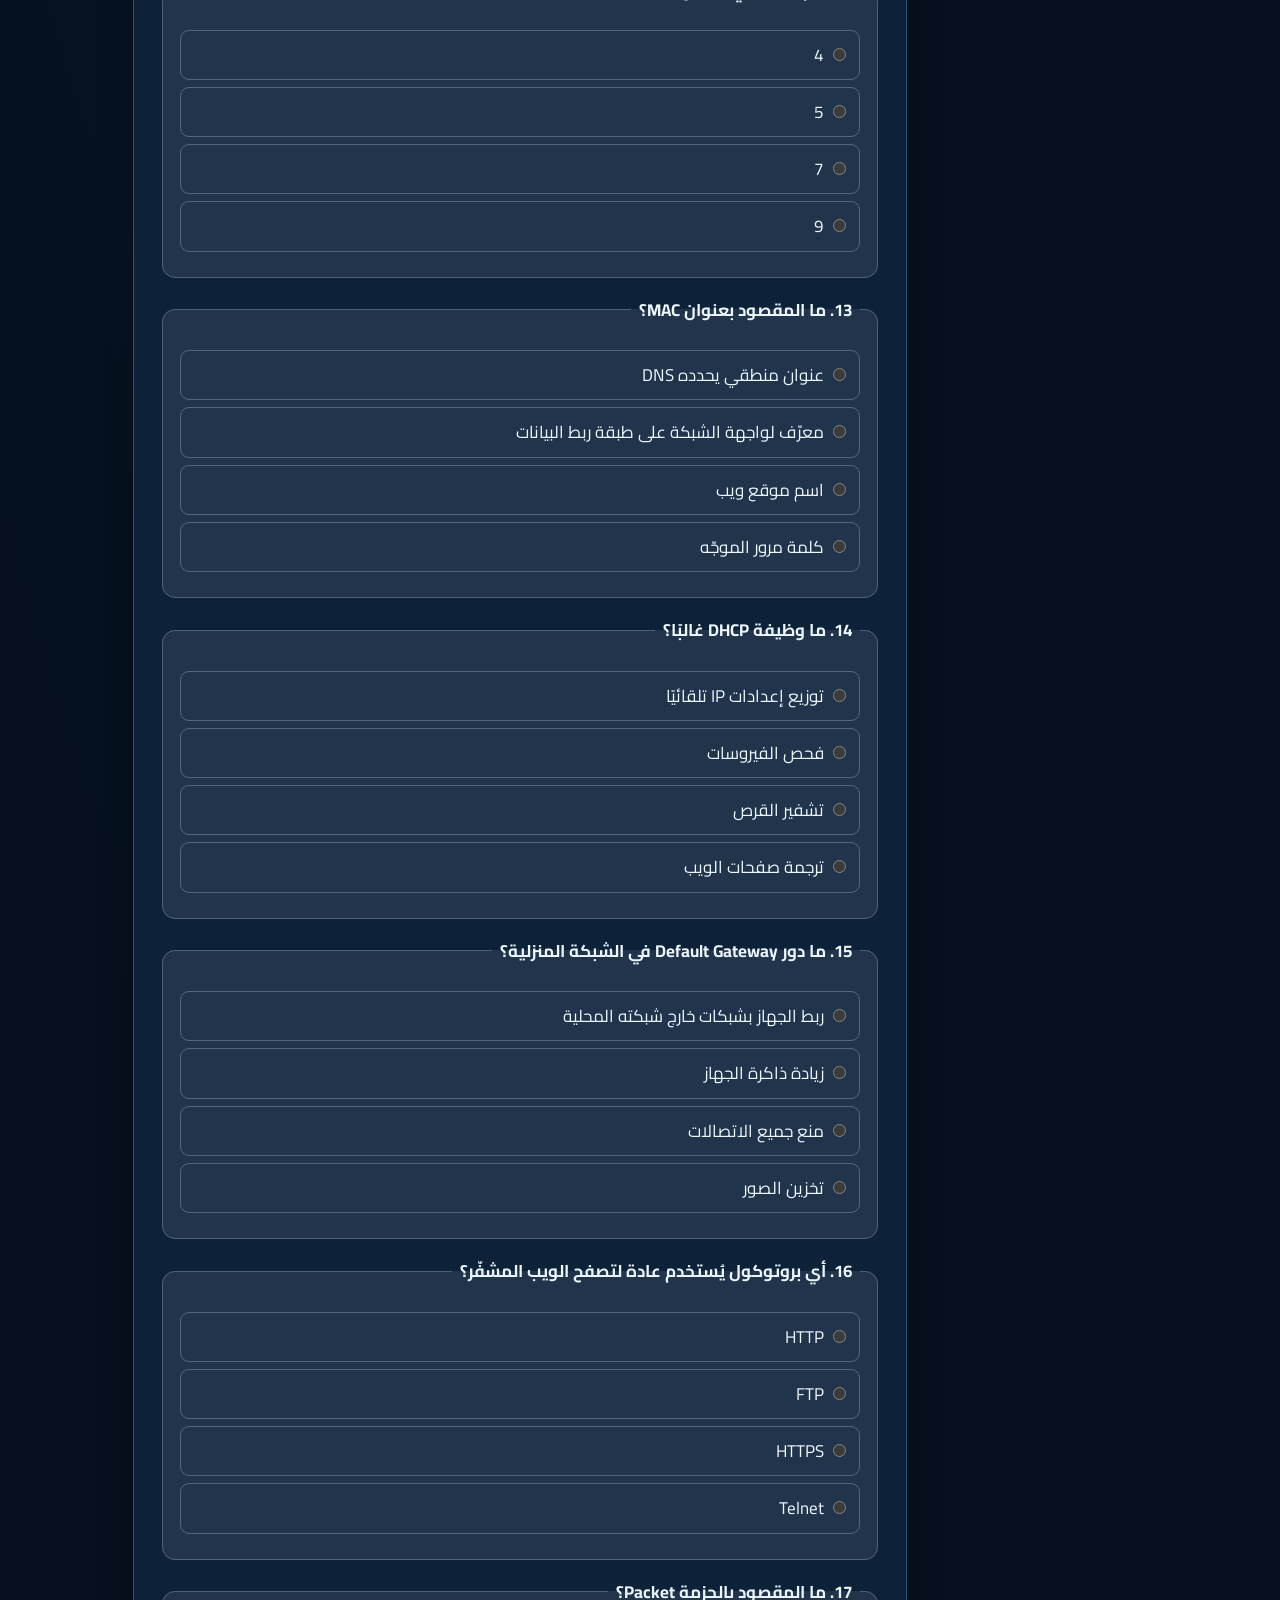
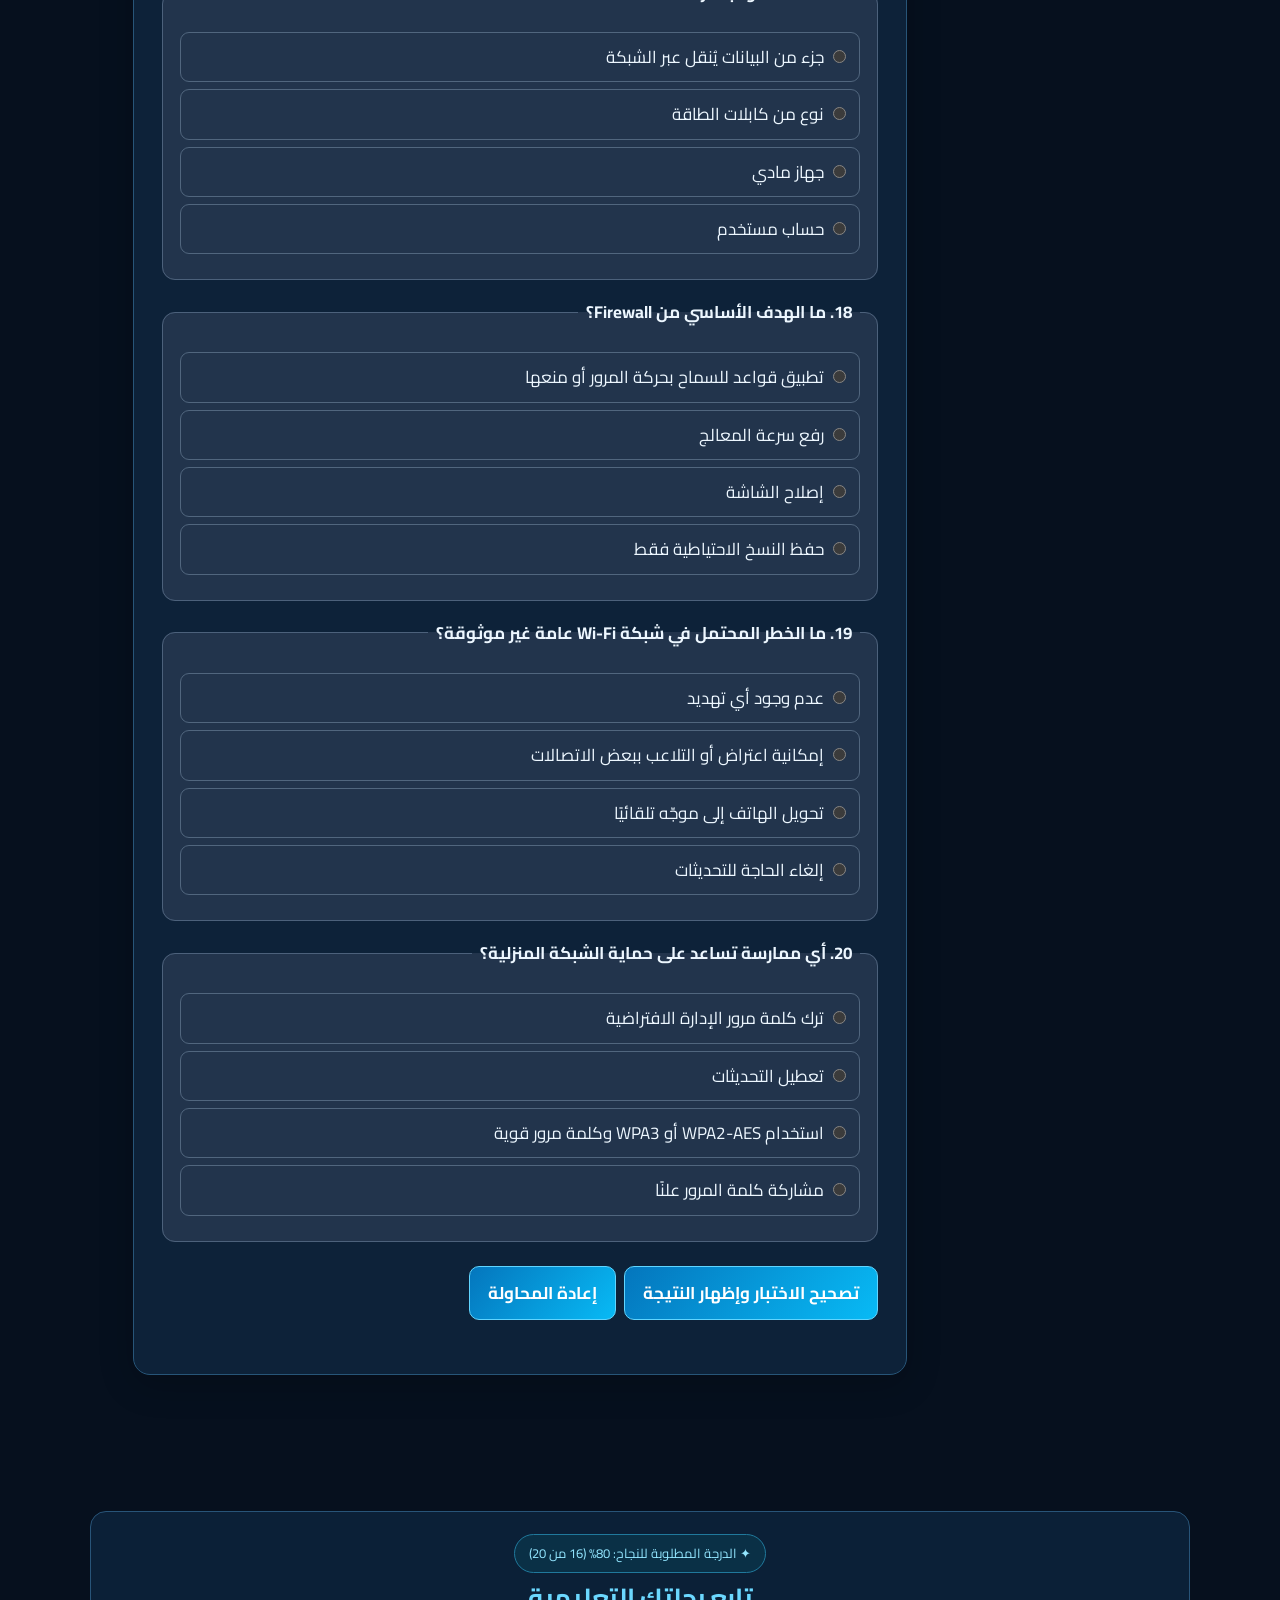
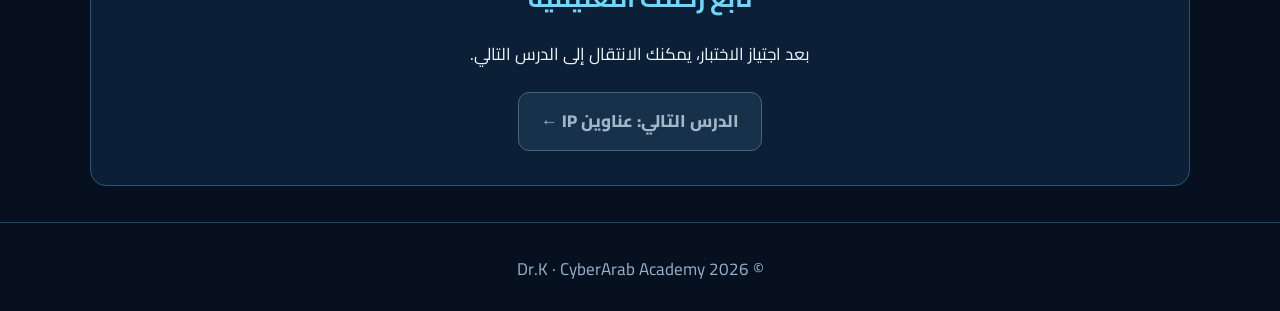
<file: network-lesson-9.html>
<!doctype html>
<html lang="ar" dir="rtl">
<head>
<meta charset="UTF-8">
<meta name="viewport" content="width=device-width,initial-scale=1">
<meta name="description" content="الدرس التاسع: أساسيات أمن الشبكات - أكاديمية سايبر عرب">
<title>الدرس التاسع | Network Security | CyberArab Academy</title>
<link rel="stylesheet" href="theme.css">
<style>
*{box-sizing:border-box}
body{margin:0;background:#071323;color:#eef8ff;font-family:Tahoma,Arial,sans-serif;line-height:1.9}
a{color:#6bdaff}
header{max-width:1250px;margin:auto;padding:12px 22px;display:flex;align-items:center;justify-content:space-between;gap:15px;flex-wrap:wrap}
header img{width:145px;height:auto}
header a{text-decoration:none;font-weight:bold}
main{max-width:1100px;margin:25px auto;padding:0 20px}
.hero,.section,.quiz,.nav-box{background:linear-gradient(140deg,#0e2944,#071a2e);border:1px solid #295d86;border-radius:18px;padding:27px;margin-bottom:22px}
.hero{background:linear-gradient(120deg,#123b59,#071323)}
.tag{display:inline-block;color:#6bdaff;background:#0b2942;padding:5px 14px;border-radius:25px;font-size:13px}
h1{font-size:clamp(28px,4vw,43px);line-height:1.5;margin:12px 0}
h2{color:#75d9ff;font-size:23px;margin:0 0 15px}
h3{color:#c3eaff}
p,li{color:#d1e1ef}
strong{color:#fff}
ul,ol{padding-right:25px}
.example{background:#081c30;border-right:4px solid #17d6ff;padding:16px;border-radius:9px;margin:15px 0}
.warning{background:#302318;border-right:4px solid #ffbd69;padding:15px;border-radius:9px;margin:15px 0}
pre{direction:ltr;text-align:left;white-space:pre-wrap;overflow-wrap:anywhere;background:#06111e;border:1px solid #2c536e;padding:18px;border-radius:10px;color:#b9f2ff;font-size:14px;line-height:1.7}
code{direction:ltr;unicode-bidi:isolate;color:#91e8ff}
table{width:100%;border-collapse:collapse;margin:15px 0;font-size:14px}
th,td{border:1px solid #315775;padding:12px;text-align:right}
th{background:#123d5d}
.table-wrap{overflow-x:auto}
.question{background:#0b2035;border:1px solid #315775;padding:18px;border-radius:13px;margin:16px 0}
.question h3{font-size:17px;margin:0 0 12px}
.question label{display:block;padding:10px;margin:7px 0;border:1px solid #315775;border-radius:9px;cursor:pointer}
.question label:hover{background:#16405f}
.question input{margin-left:9px;accent-color:#17c9ff}
button,.btn{background:linear-gradient(120deg,#087ac5,#03b9fa);border:0;color:white;font-weight:bold;border-radius:10px;padding:13px 24px;cursor:pointer;font-size:15px;text-decoration:none;display:inline-block;margin:5px}
button:hover,.btn:hover{filter:brightness(1.12)}
#result{margin-top:18px;padding:18px;border-radius:12px;background:#0b2035;display:none}
#result.success{border:1px solid #32ca9c}
#result.failure{border:1px solid #ffbd69}
.nav-box{display:flex;justify-content:space-between;gap:12px;flex-wrap:wrap;align-items:center}
footer{text-align:center;color:#a4bfd4;padding:25px}
@media(max-width:650px){.section,.quiz,.hero{padding:19px}table{font-size:12px}}
</style>
</head>
<body>

<header>
<a href="index.html"><img src="drk-logo.webp" alt="شعار أكاديمية سايبر عرب"></a>
<a href="network-course.html">← مسار أساسيات الشبكات</a>
</header>

<main>
<section class="hero">
<span class="tag">مسار أساسيات الشبكات · الدرس 9 من 10</span>
<h1>🛡️ أساسيات أمن الشبكات</h1>
<p>Network Security Fundamentals: تعرّف على كيفية حماية الشبكات، ومراقبة التهديدات، والتحكم في حركة البيانات، والاستجابة الأولية للحوادث.</p>
<p><strong>المستوى:</strong> مبتدئ إلى متوسط · <strong>الاختبار:</strong> 10 أسئلة · <strong>النجاح:</strong> 80%</p>
</section>

<section class="section">
<h2>1. ما المقصود بأمن الشبكات؟</h2>
<p>أمن الشبكات Network Security هو مجموعة من التقنيات والسياسات والإجراءات المستخدمة لحماية البنية التحتية للشبكة والبيانات المتبادلة عبرها من الوصول غير المصرح به والهجمات والتعطيل.</p>
<p>يرتبط أمن الشبكات بثلاثة أهداف أساسية تعرف باسم CIA Triad:</p>
<ul>
<li><strong>Confidentiality:</strong> السرية، أي منع الاطلاع غير المصرح به على المعلومات.</li>
<li><strong>Integrity:</strong> السلامة، أي حماية المعلومات من التعديل غير المصرح به.</li>
<li><strong>Availability:</strong> التوافر، أي ضمان إمكانية الوصول إلى الخدمات عند الحاجة.</li>
</ul>
<div class="example">
<strong>مثال:</strong> استخدام TLS لحماية البيانات أثناء النقل، وتحديد صلاحيات المستخدمين، وتوفير مسارات اتصال احتياطية؛ كلها إجراءات تدعم أهداف أمن الشبكات.
</div>
</section>

<section class="section">
<h2>2. ما هو Firewall؟</h2>
<p>جدار الحماية Firewall نظام يتحكم في حركة مرور الشبكة وفق قواعد وسياسات محددة، مثل عنوان IP المصدر والوجهة، والبروتوكول، والمنفذ، وحالة الاتصال.</p>
<div class="table-wrap">
<table>
<tr><th>النوع</th><th>الوصف</th></tr>
<tr><td>Packet Filtering</td><td>تصفية الحزم باستخدام معلومات مثل العناوين والمنافذ</td></tr>
<tr><td>Stateful Firewall</td><td>يتتبع حالة الاتصالات لاتخاذ قرارات أكثر سياقية</td></tr>
<tr><td>Next-Generation Firewall</td><td>قد يتضمن فحص التطبيقات وميزات كشف التهديدات</td></tr>
</table>
</div>
<div class="example">
<strong>مثال لسياسة:</strong>
<pre>Allow: TCP 443 -> Web Server
Deny:  All other inbound traffic</pre>
<p>تسمح هذه السياسة بالوصول إلى خادم الويب عبر HTTPS، وتحظر الاتصالات الواردة الأخرى، بافتراض ترتيب القواعد وتطبيقها بالشكل الصحيح.</p>
</div>
</section>

<section class="section">
<h2>3. الفرق بين IDS وIPS</h2>
<p><strong>IDS — Intrusion Detection System:</strong> نظام يراقب الأنشطة ويكشف مؤشرات التسلل أو السلوك المشبوه، ويصدر تنبيهات للتحليل.</p>
<p><strong>IPS — Intrusion Prevention System:</strong> نظام يستطيع اكتشاف بعض التهديدات واتخاذ إجراءات منع، مثل إسقاط حزم أو حظر حركة مرور، وفق سياسة النظام.</p>
<div class="table-wrap">
<table>
<tr><th>المقارنة</th><th>IDS</th><th>IPS</th></tr>
<tr><td>المهمة الأساسية</td><td>الكشف والتنبيه</td><td>الكشف والمنع</td></tr>
<tr><td>الموقع المعتاد</td><td>مراقبة الحركة</td><td>قد يعمل ضمن مسار الحركة</td></tr>
<tr><td>التحدي</td><td>التنبيهات الكاذبة</td><td>احتمال حظر حركة سليمة</td></tr>
</table>
</div>
<div class="warning">لا يستطيع أي IDS أو IPS ضمان اكتشاف جميع الهجمات. تعتمد الفعالية على جودة الإعدادات والتحديثات ومصادر البيانات.</div>
</section>

<section class="section">
<h2>4. ما هو VPN؟</h2>
<p>الشبكة الافتراضية الخاصة Virtual Private Network تستخدم تقنيات لإنشاء اتصال منطقي محمي بين نقاط مختلفة عبر شبكة أخرى، مثل الإنترنت.</p>
<p>يمكن استخدام VPN لربط موظف يعمل عن بُعد بشبكة المؤسسة أو لربط فرعين من الشركة.</p>
<ul>
<li><strong>Remote Access VPN:</strong> اتصال مستخدم عن بُعد بشبكة المؤسسة.</li>
<li><strong>Site-to-Site VPN:</strong> ربط شبكتين أو موقعين.</li>
<li><strong>IPsec:</strong> مجموعة بروتوكولات يمكن استخدامها لحماية حركة IP.</li>
</ul>
<p>لا يجعل VPN المستخدم مجهول الهوية بالكامل، ولا يحمي تلقائيًا من البرمجيات الخبيثة أو التصيد.</p>
</section>

<section class="section">
<h2>5. هجمات شائعة على الشبكات</h2>
<div class="table-wrap">
<table>
<tr><th>الهجوم</th><th>الفكرة</th><th>إجراء دفاعي</th></tr>
<tr><td>DoS / DDoS</td><td>إغراق خدمة بطلبات أو حركة مرور لتعطيلها</td><td>تصفية الحركة وخدمات التخفيف</td></tr>
<tr><td>ARP Spoofing</td><td>إرسال معلومات ARP مضللة في الشبكة المحلية</td><td>Dynamic ARP Inspection عند توفره</td></tr>
<tr><td>DNS Spoofing</td><td>التلاعب بإجابات DNS أو توجيهها</td><td>ضوابط DNS والتحقق المناسب</td></tr>
<tr><td>Man-in-the-Middle</td><td>اعتراض الاتصال أو التأثير فيه</td><td>تشفير الاتصال والتحقق من الشهادات</td></tr>
<tr><td>Port Scanning</td><td>استكشاف المنافذ والخدمات المتاحة</td><td>تقليل الخدمات المكشوفة والمراقبة</td></tr>
</table>
</div>
<p>فحص المنافذ قد يكون نشاطًا إداريًا مشروعًا أو جزءًا من استطلاع هجومي؛ يحدد السياق والتفويض مشروعيته.</p>
</section>

<section class="section">
<h2>6. تقسيم الشبكات Network Segmentation</h2>
<p>تقسيم الشبكات هو فصل الأنظمة إلى مجموعات وفق الحاجة التشغيلية ومستوى الثقة، مع التحكم في الاتصالات بينها.</p>
<div class="example">
<pre>Employee Network
       |
    Firewall
       |
Server Network

Guest Network
       |
Restricted Internet Access</pre>
<p>يساعد التقسيم في تقليل الحركة الجانبية Lateral Movement إذا تعرض أحد الأجهزة للاختراق.</p>
</div>
<p>يمكن استخدام VLAN للمساعدة في الفصل المنطقي، لكن التحكم الأمني بين القطاعات يحتاج إلى قواعد وسياسات مناسبة.</p>
</section>

<section class="section">
<h2>7. مبدأ أقل الصلاحيات Least Privilege</h2>
<p>يعني منح المستخدم أو التطبيق أو الجهاز أقل قدر من الصلاحيات اللازمة لأداء المهمة المطلوبة، وللمدة المناسبة.</p>
<p>على سبيل المثال، لا ينبغي منح موظف استقبال صلاحية إدارة إعدادات الموجّهات لمجرد حاجته إلى استخدام شبكة الشركة.</p>
<p>من الإجراءات المساندة:</p>
<ul>
<li>التحقق متعدد العوامل MFA.</li>
<li>مراجعة الصلاحيات دوريًا.</li>
<li>فصل الحسابات الإدارية عن الحسابات اليومية.</li>
<li>تسجيل الأنشطة المهمة ومراجعتها.</li>
</ul>
</section>

<section class="section">
<h2>8. مراقبة الشبكات والسجلات</h2>
<p>تساعد سجلات الأجهزة الأمنية والشبكية في التحقيق في الحوادث واكتشاف السلوك غير المعتاد.</p>
<p>من المصادر الشائعة:</p>
<ul>
<li>Firewall Logs: الاتصالات المسموحة والمرفوضة.</li>
<li>DNS Logs: استعلامات أسماء النطاقات.</li>
<li>VPN Logs: محاولات الاتصال وجلسات المستخدمين.</li>
<li>IDS/IPS Alerts: تنبيهات التهديدات.</li>
<li>NetFlow/IPFIX: بيانات وصفية عن تدفقات الشبكة.</li>
</ul>
<div class="example">
<strong>مثال تنبيه افتراضي:</strong>
<pre>Time: 10:35:22
Source: 192.168.10.25
Destination: 192.168.20.10
Destination Port: 22
Action: Denied
Rule: Block-Guest-To-Servers</pre>
<p>هذا السجل يشير إلى محاولة اتصال تم حظرها. لا يكفي السجل وحده للحكم بأنها هجوم؛ يجب تحليل السياق.</p>
</div>
</section>

<section class="section">
<h2>9. خطوات الاستجابة الأولية لحادث شبكي</h2>
<ol>
<li><strong>Detection:</strong> اكتشاف التنبيه أو النشاط غير المعتاد.</li>
<li><strong>Triage:</strong> تقييم أولي لمدى خطورة الحدث وصحته.</li>
<li><strong>Investigation:</strong> مراجعة السجلات والأجهزة والأدلة.</li>
<li><strong>Containment:</strong> احتواء التهديد إذا ثبتت الحاجة وبحسب الصلاحيات.</li>
<li><strong>Recovery:</strong> استعادة الأنظمة والتحقق من سلامة التشغيل.</li>
<li><strong>Lessons Learned:</strong> توثيق النتائج وتحسين الضوابط.</li>
</ol>
<div class="warning">عند التعامل مع حادث حقيقي، اتبع إجراءات المؤسسة وصلاحياتك، واحرص على عدم إتلاف الأدلة أو تعطيل الأنظمة دون تفويض.</div>
</section>

<section class="section">
<h2>10. تطبيق عملي دفاعي</h2>
<p>نفّذ هذا التمرين على جهازك الشخصي أو داخل مختبر مصرح به.</p>
<h3>Windows: عرض إعدادات جدار الحماية</h3>
<pre>netsh advfirewall show allprofiles</pre>
<h3>Windows: عرض الاتصالات الحالية</h3>
<pre>netstat -ano</pre>
<h3>Linux: عرض المنافذ المستمعة</h3>
<pre>ss -tuln</pre>
<h3>Linux: عرض حالة UFW إذا كان مثبتًا</h3>
<pre>sudo ufw status verbose</pre>
<div class="example">
<strong>تمرين التحليل:</strong>
<ol>
<li>اعرض المنافذ المستمعة على جهازك.</li>
<li>حدد خدمة واحدة تعرف سبب استخدامها.</li>
<li>تحقق من حالة جدار الحماية.</li>
<li>اشرح الفرق بين منفذ يستمع محليًا ومنفذ يمكن الوصول إليه عبر الشبكة.</li>
<li>اكتب اقتراحًا لتقليل الخدمات غير الضرورية دون إيقاف أي خدمة فعلية.</li>
</ol>
</div>
<p>المنفذ المستمع لا يعني بالضرورة أنه مكشوف للإنترنت؛ فقد تمنع جدران الحماية أو إعدادات الربط الوصول إليه.</p>
</section>

<section class="quiz">
<h2>📝 اختبار الدرس التاسع</h2>
<p>اختر إجابة واحدة لكل سؤال. تحتاج إلى 8 إجابات صحيحة على الأقل للنجاح.</p>
<form id="quiz-form">

<div class="question">
<h3>1. ما العناصر الثلاثة الأساسية في CIA Triad؟</h3>
<label><input type="radio" name="q1" value="a"> CPU وRAM وDisk</label>
<label><input type="radio" name="q1" value="b"> DNS وDHCP وHTTP</label>
<label><input type="radio" name="q1" value="c"> السرية والسلامة والتوافر</label>
<label><input type="radio" name="q1" value="d"> IP وMAC وPort</label>
</div>

<div class="question">
<h3>2. ما المهمة الأساسية لجدار الحماية Firewall؟</h3>
<label><input type="radio" name="q2" value="a"> التحكم في حركة الشبكة وفق السياسات</label>
<label><input type="radio" name="q2" value="b"> زيادة حجم الذاكرة</label>
<label><input type="radio" name="q2" value="c"> استبدال نظام التشغيل</label>
<label><input type="radio" name="q2" value="d"> إنشاء أسماء النطاقات</label>
</div>

<div class="question">
<h3>3. ما الفرق الأساسي بين IDS وIPS؟</h3>
<label><input type="radio" name="q3" value="a"> IDS يعمل دون شبكة دائمًا</label>
<label><input type="radio" name="q3" value="b"> IPS لا يستطيع الكشف</label>
<label><input type="radio" name="q3" value="c"> لا يوجد فرق</label>
<label><input type="radio" name="q3" value="d"> IPS يستطيع اتخاذ إجراءات منع</label>
</div>

<div class="question">
<h3>4. أي استخدام يُعد مثالًا على Site-to-Site VPN؟</h3>
<label><input type="radio" name="q4" value="a"> تغيير دقة الشاشة</label>
<label><input type="radio" name="q4" value="b"> ربط شبكتي فرعين عبر اتصال محمي</label>
<label><input type="radio" name="q4" value="c"> حذف السجلات</label>
<label><input type="radio" name="q4" value="d"> تشغيل الطابعة محليًا</label>
</div>

<div class="question">
<h3>5. ما الهدف المعتاد لهجوم DDoS؟</h3>
<label><input type="radio" name="q5" value="a"> تحسين أداء الشبكة</label>
<label><input type="radio" name="q5" value="b"> إنشاء VLAN</label>
<label><input type="radio" name="q5" value="c"> تعطيل خدمة بإغراقها بالحركة</label>
<label><input type="radio" name="q5" value="d"> تغيير عنوان MAC فقط</label>
</div>

<div class="question">
<h3>6. ما فائدة Network Segmentation؟</h3>
<label><input type="radio" name="q6" value="a"> تقليل الانتشار الجانبي والتحكم في الاتصالات</label>
<label><input type="radio" name="q6" value="b"> إزالة الحاجة إلى النسخ الاحتياطي</label>
<label><input type="radio" name="q6" value="c"> ضمان منع كل الاختراقات</label>
<label><input type="radio" name="q6" value="d"> تعطيل جميع المستخدمين</label>
</div>

<div class="question">
<h3>7. ماذا يعني Least Privilege؟</h3>
<label><input type="radio" name="q7" value="a"> منح الجميع صلاحية المدير</label>
<label><input type="radio" name="q7" value="b"> عدم استخدام كلمات مرور</label>
<label><input type="radio" name="q7" value="c"> مشاركة الحسابات</label>
<label><input type="radio" name="q7" value="d"> منح أقل صلاحيات لازمة لأداء المهمة</label>
</div>

<div class="question">
<h3>8. أي مصدر يساعد في معرفة استعلامات أسماء النطاقات؟</h3>
<label><input type="radio" name="q8" value="a"> سجلات الطباعة فقط</label>
<label><input type="radio" name="q8" value="b"> DNS Logs</label>
<label><input type="radio" name="q8" value="c"> إعدادات الشاشة</label>
<label><input type="radio" name="q8" value="d"> ملفات الصور</label>
</div>

<div class="question">
<h3>9. ما التصرف الأنسب عند ظهور تنبيه أمني غير مؤكد؟</h3>
<label><input type="radio" name="q9" value="a"> حذفه مباشرة</label>
<label><input type="radio" name="q9" value="b"> تعطيل جميع الأنظمة</label>
<label><input type="radio" name="q9" value="c"> تقييم التنبيه والتحقق من السياق والأدلة</label>
<label><input type="radio" name="q9" value="d"> نشر بيانات المستخدمين</label>
</div>

<div class="question">
<h3>10. ماذا يعرض الأمر ss -tuln على Linux؟</h3>
<label><input type="radio" name="q10" value="a"> معلومات عن مقابس TCP وUDP المستمعة</label>
<label><input type="radio" name="q10" value="b"> كلمات المرور المحفوظة</label>
<label><input type="radio" name="q10" value="c"> جميع الملفات المحذوفة</label>
<label><input type="radio" name="q10" value="d"> إعدادات BIOS</label>
</div>

<button type="button" id="grade">تصحيح الاختبار</button>
<button type="reset" id="retry">إعادة المحاولة</button>
</form>
<div id="result" aria-live="polite"></div>
</section>

<section class="nav-box">
<a class="btn" href="network-lesson-8.html">→ الدرس السابق</a>
<a class="btn" href="network-course.html">العودة لمسار الشبكات</a>
<span>الدرس العاشر: قريبًا 🔒</span>
</section>

</main>
<footer>© 2026 Dr.K | CyberArab Academy · جميع الحقوق محفوظة</footer>

<script>
(() => {
  "use strict";

  const answers = ["c","a","d","b","c","a","d","b","c","a"];
  const key = "cyberarab_lesson9_score";

  const form = document.getElementById("quiz-form");
  const result = document.getElementById("result");
  const main = document.querySelector("main");

  function savedScore() {
    const raw = localStorage.getItem(key);
    const score = raw === null ? 0 : Number(raw);
    return Number.isFinite(score) ? score : 0;
  }

  const previousScore = Number(
    localStorage.getItem("cyberarab_lesson8_score") || 0
  );

  if (!Number.isFinite(previousScore) || previousScore < 16) {
    main.innerHTML = `
      <section class="hero" style="text-align:center">
        <h1>🔒 الدرس التاسع مقفل</h1>
        <p>يجب اجتياز اختبار الدرس الثامن بنسبة 80% على الأقل قبل الانتقال إلى الدرس التاسع.</p>
        <a class="btn" href="network-lesson-8.html">الانتقال إلى الدرس الثامن</a>
        <a class="btn" href="network-course.html">العودة إلى المسار</a>
      </section>
    `;
    return;
  }

  document.getElementById("grade").addEventListener("click", () => {
    let correct = 0;
    let answered = 0;

    answers.forEach((answer, index) => {
      const selected = form.querySelector(
        `input[name="q${index + 1}"]:checked`
      );

      if (selected) {
        answered++;
        if (selected.value === answer) correct++;
      }
    });

    if (answered !== 10) {
      alert("الرجاء الإجابة عن جميع الأسئلة قبل التصحيح.");
      return;
    }

    const passed = correct >= 8;
    const normalized = correct * 2;

    localStorage.setItem(
      key,
      String(Math.max(savedScore(), normalized))
    );

    result.style.display = "block";
    result.className = passed ? "success" : "failure";
    result.textContent =
      "النتيجة: " + correct + " / 10 — " +
      (passed
        ? "🎉 ممتاز! اجتزت الاختبار بنسبة " + (correct * 10) + "%."
        : "تحتاج إلى 80% للنجاح. راجع الدرس ثم أعد المحاولة.");

    result.scrollIntoView({
      behavior: "smooth",
      block: "center"
    });
  });

  document.getElementById("retry").addEventListener("click", () => {
    result.style.display = "none";
    result.textContent = "";
    result.className = "";
  });
})();
</script>
<script src="academy.js" defer></script>
</body>
</html>
</file>
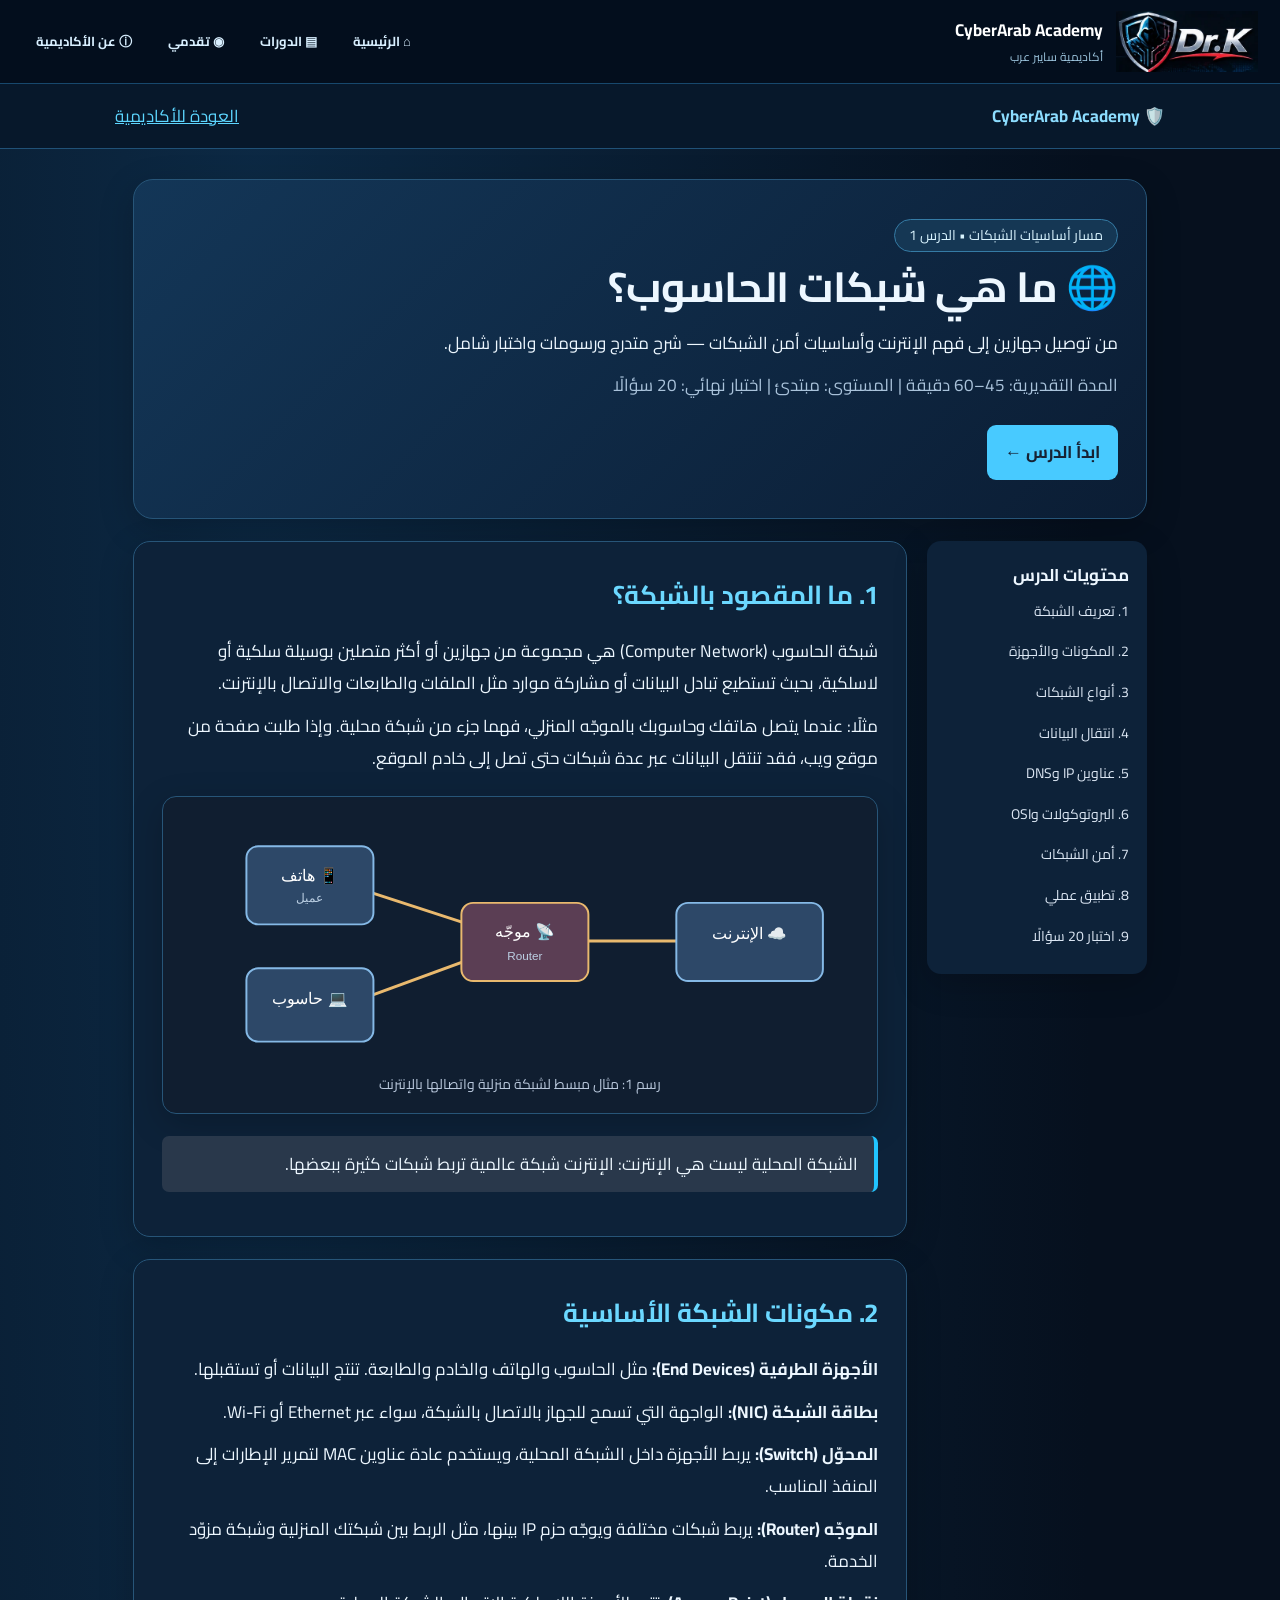
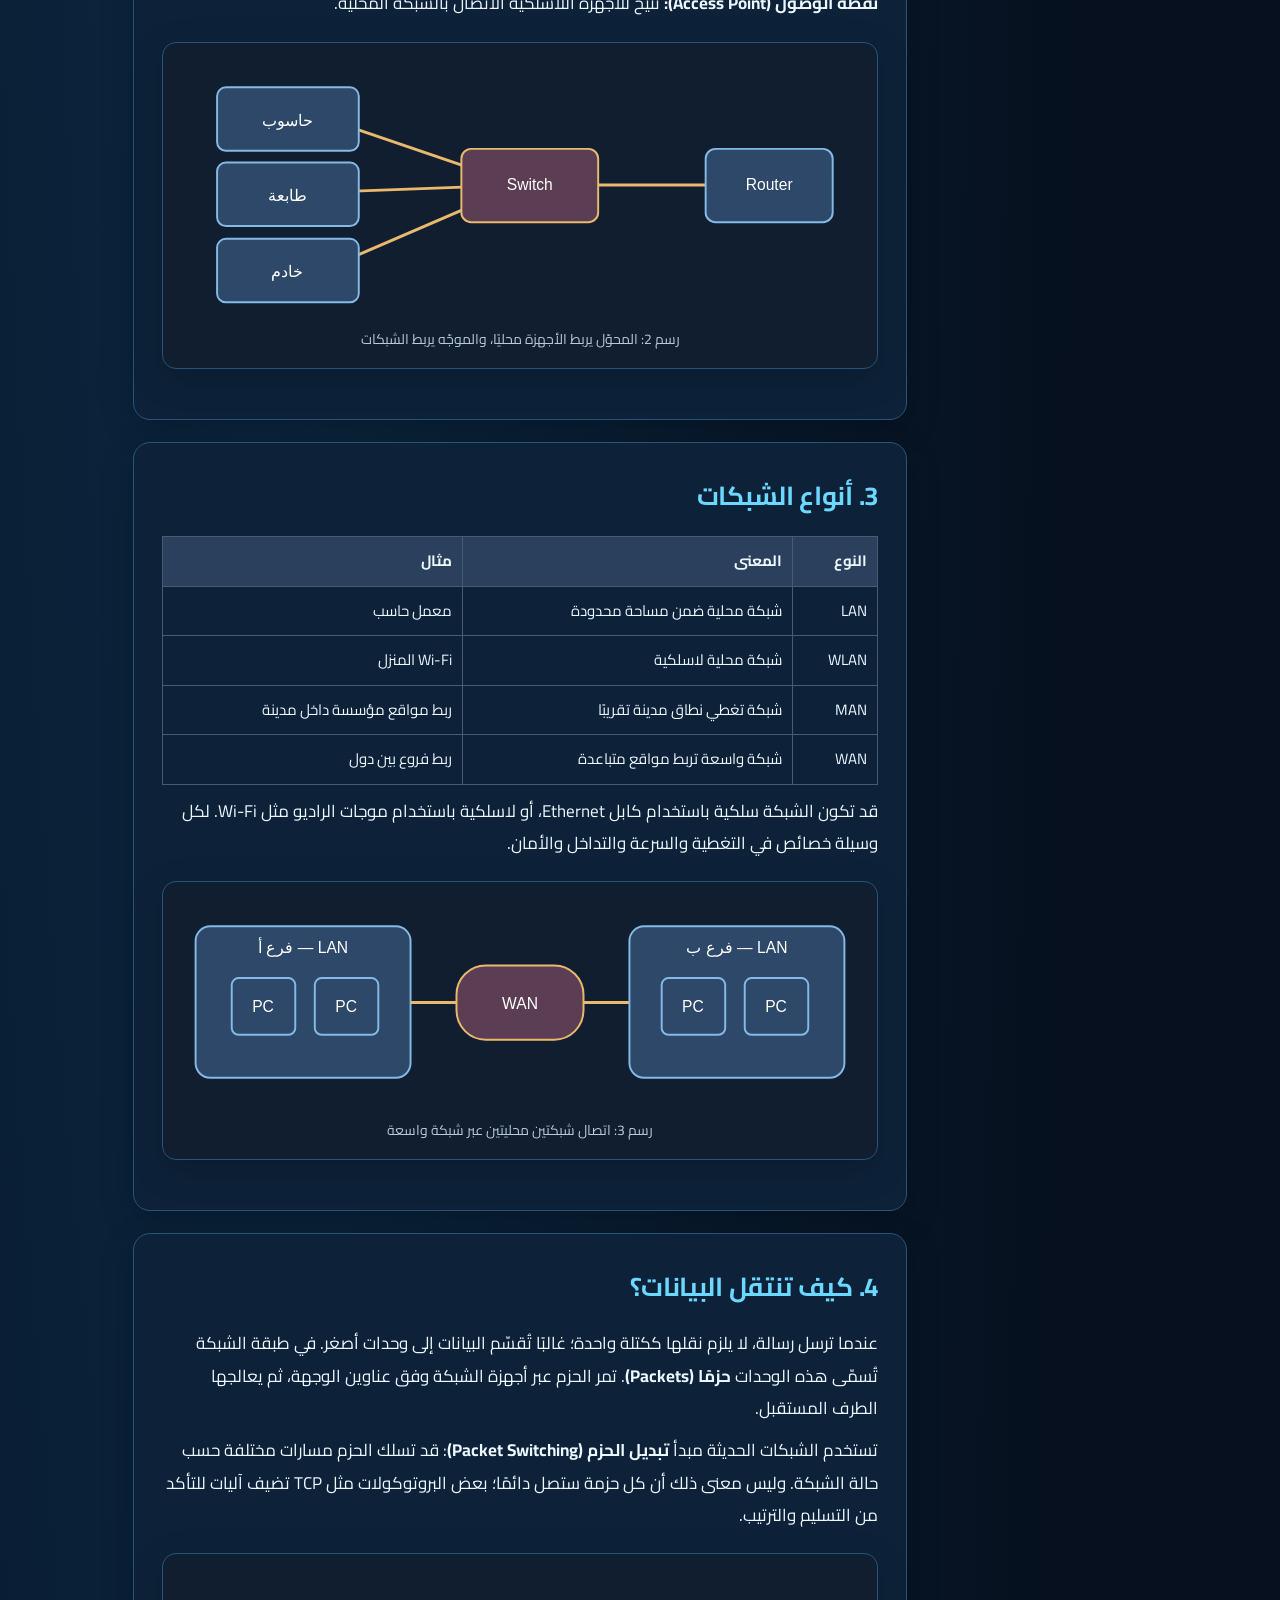
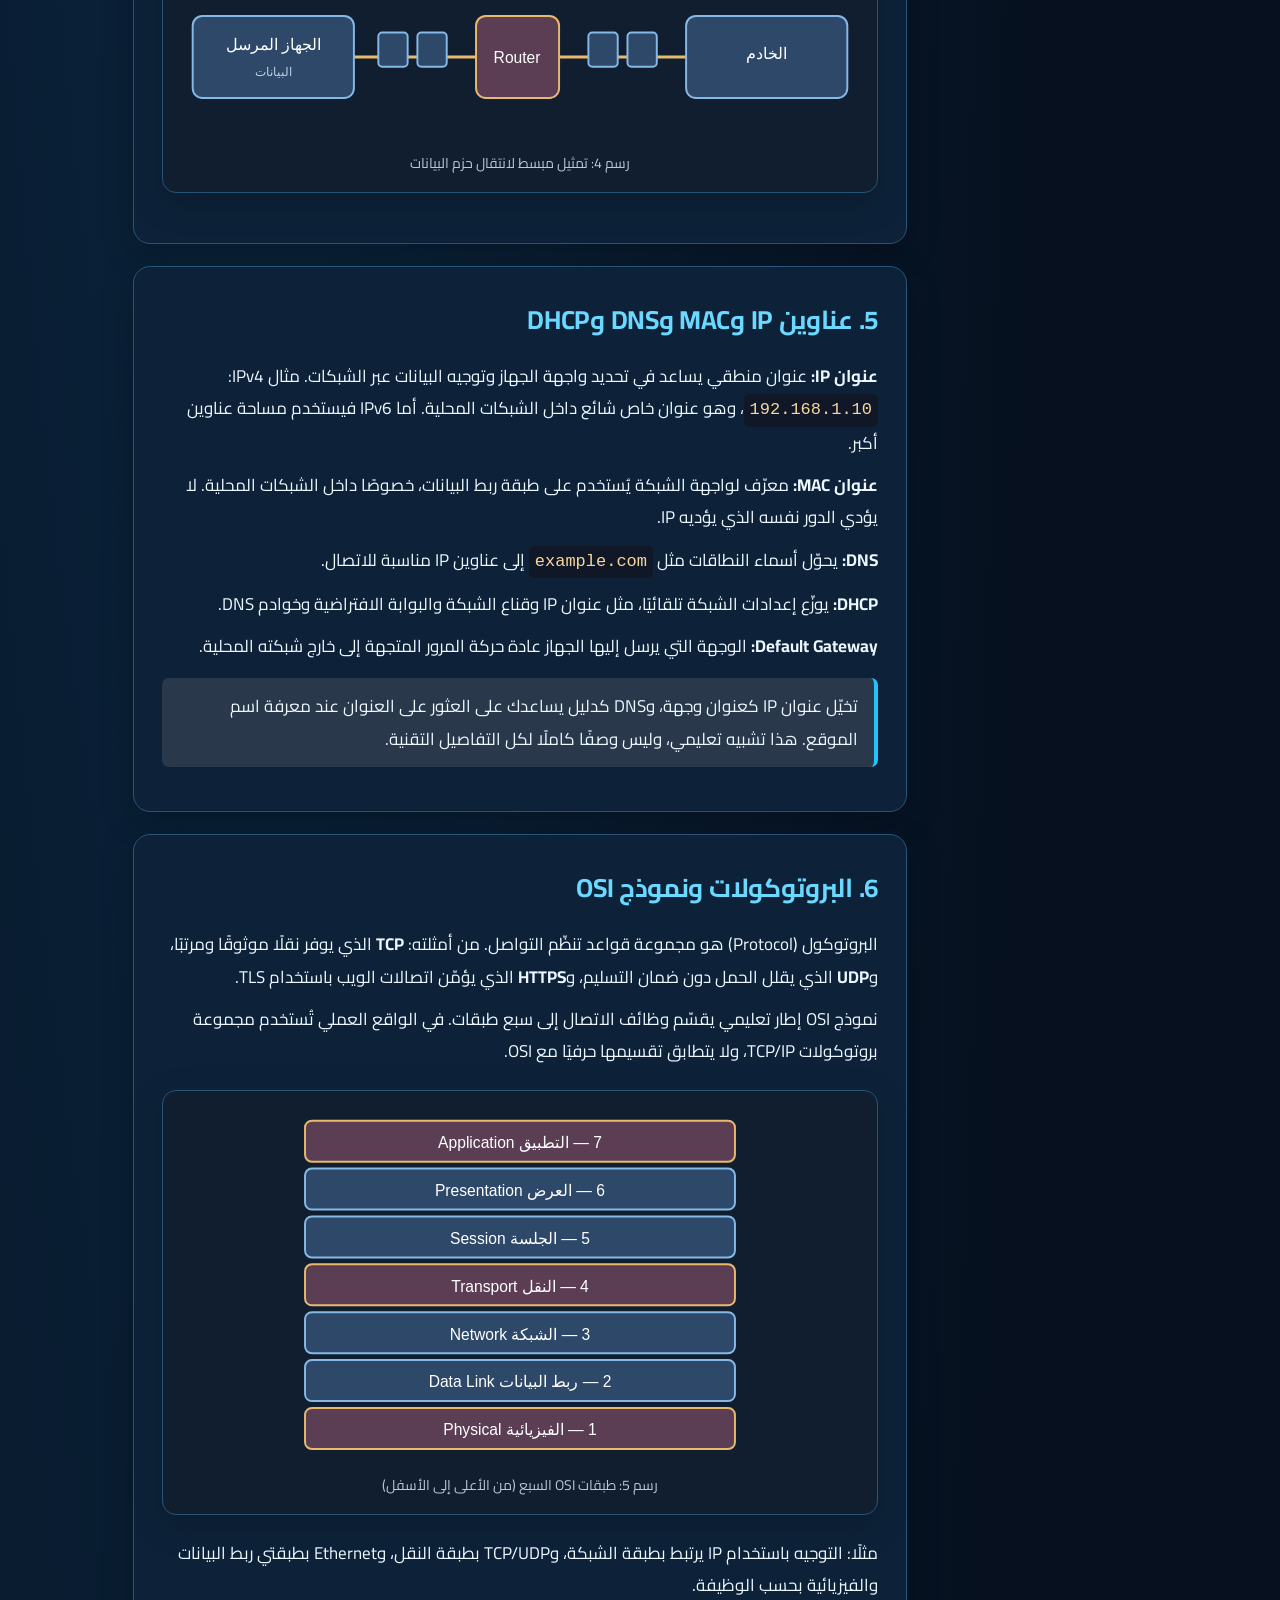
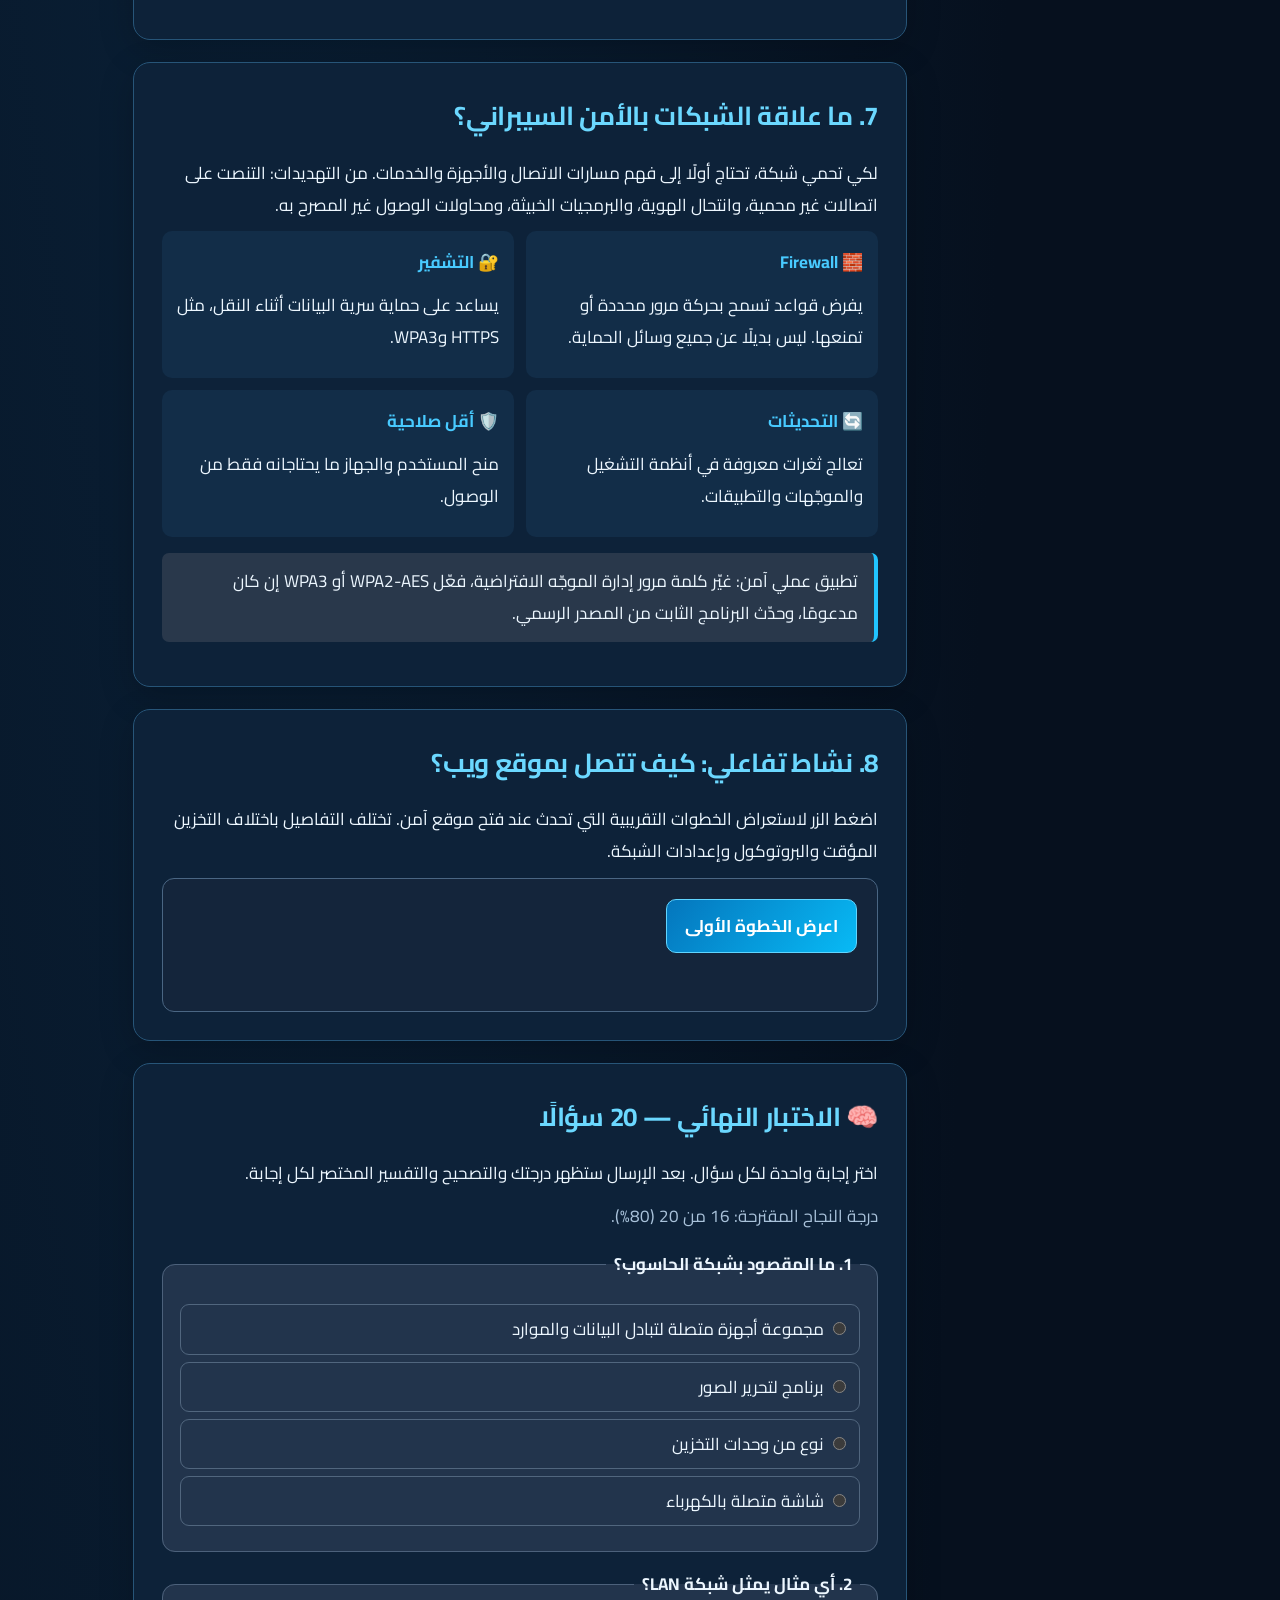
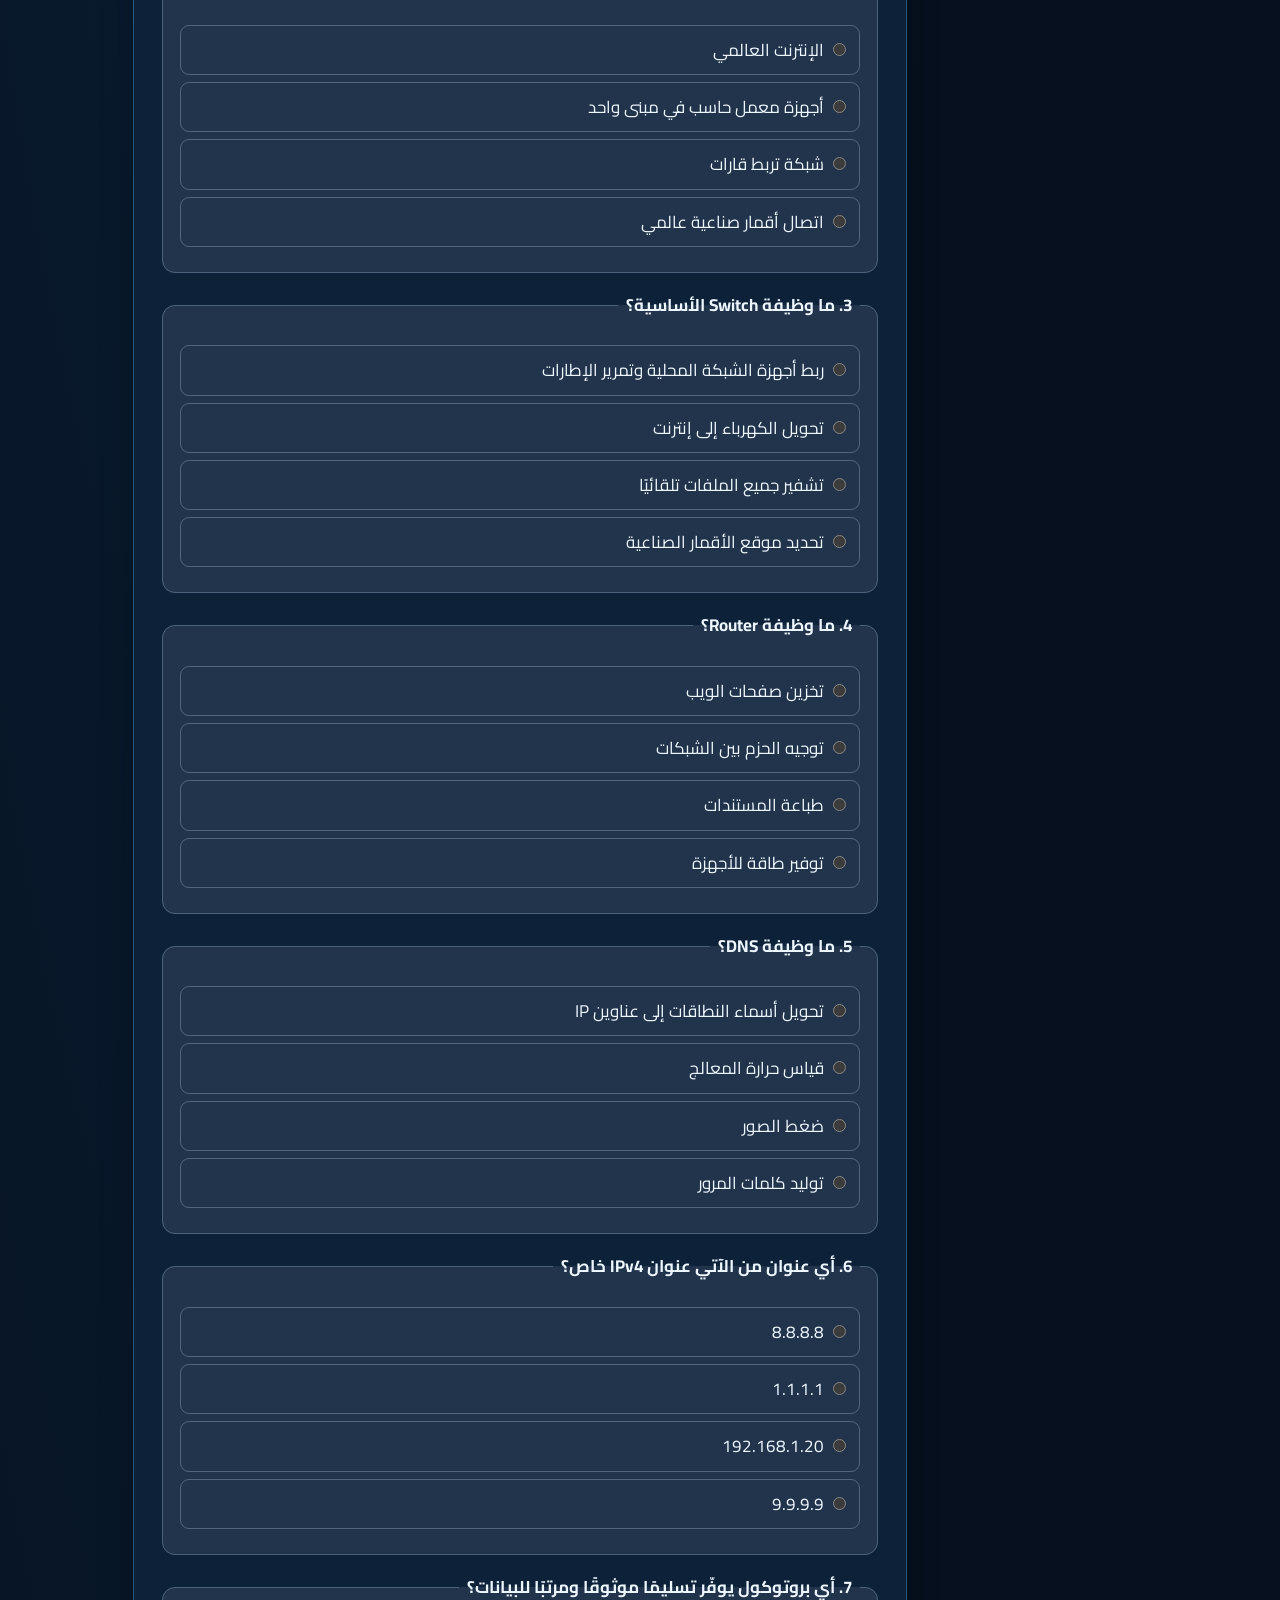
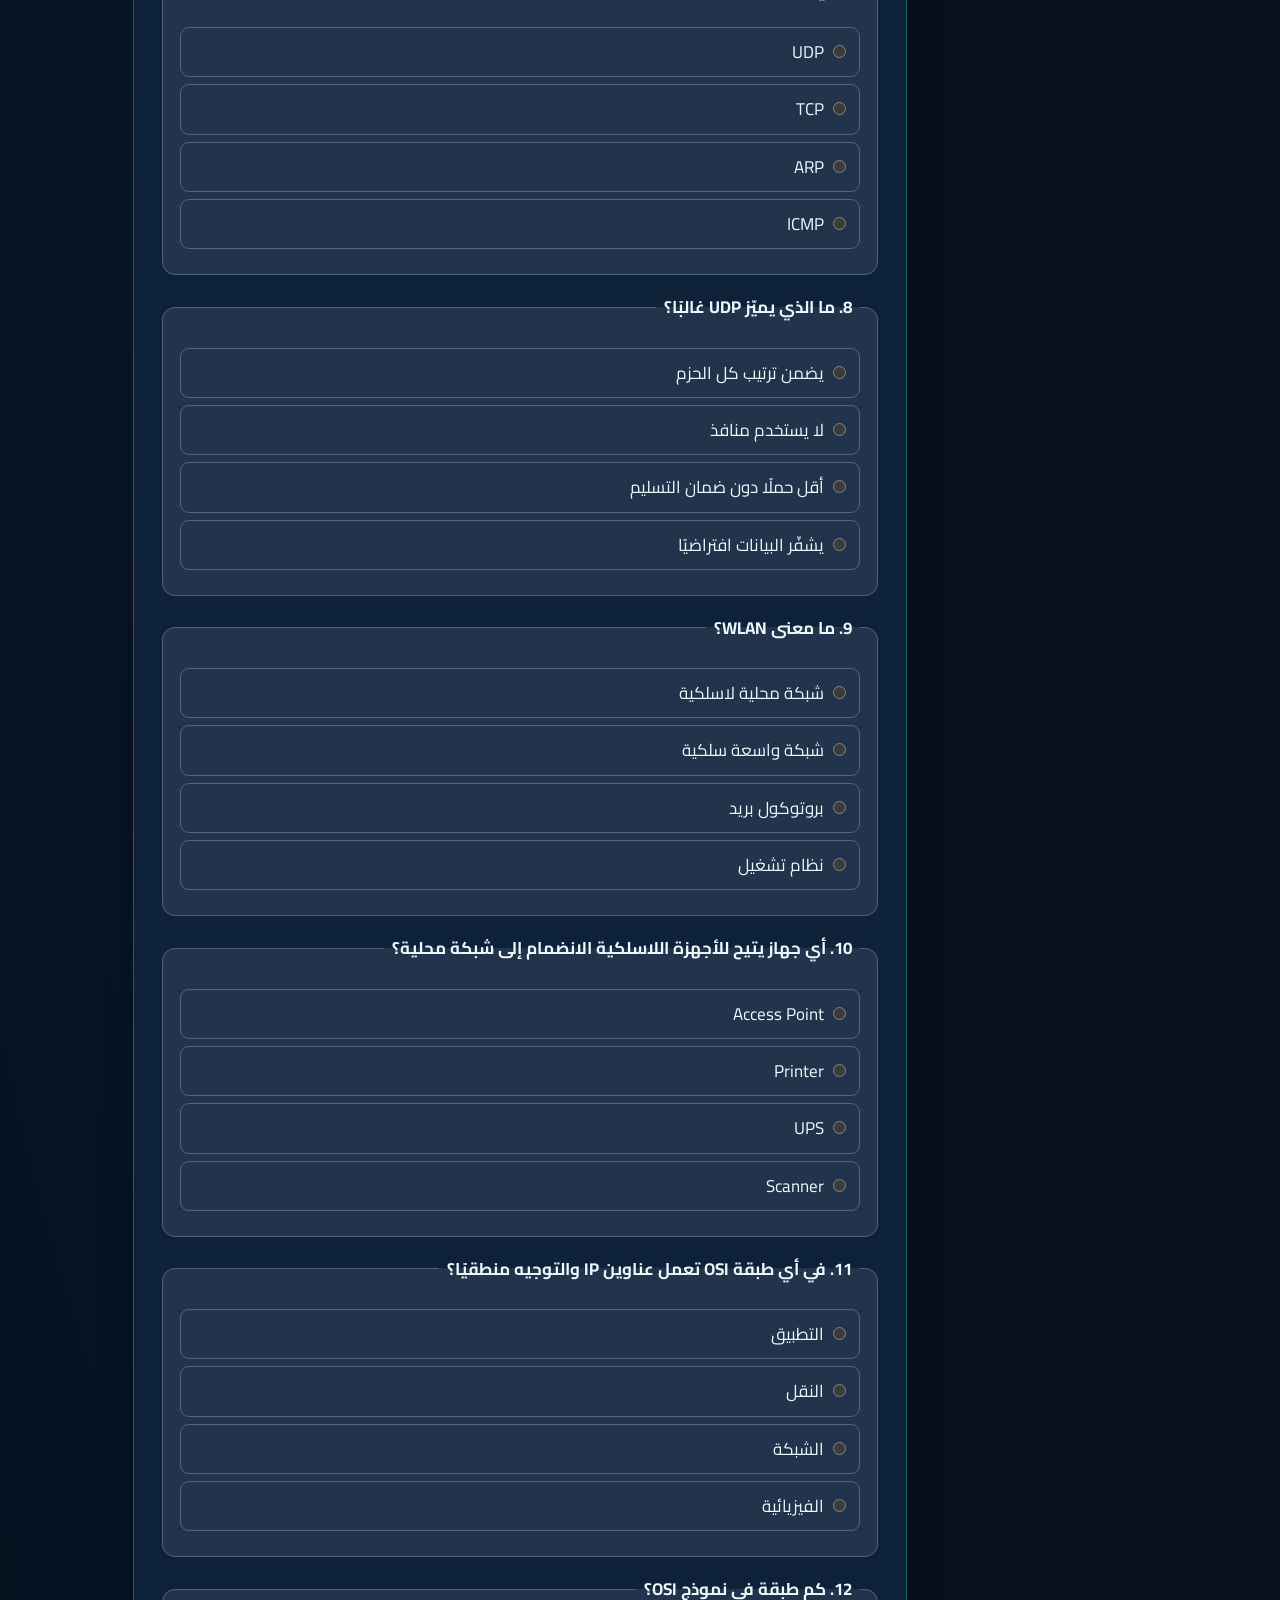
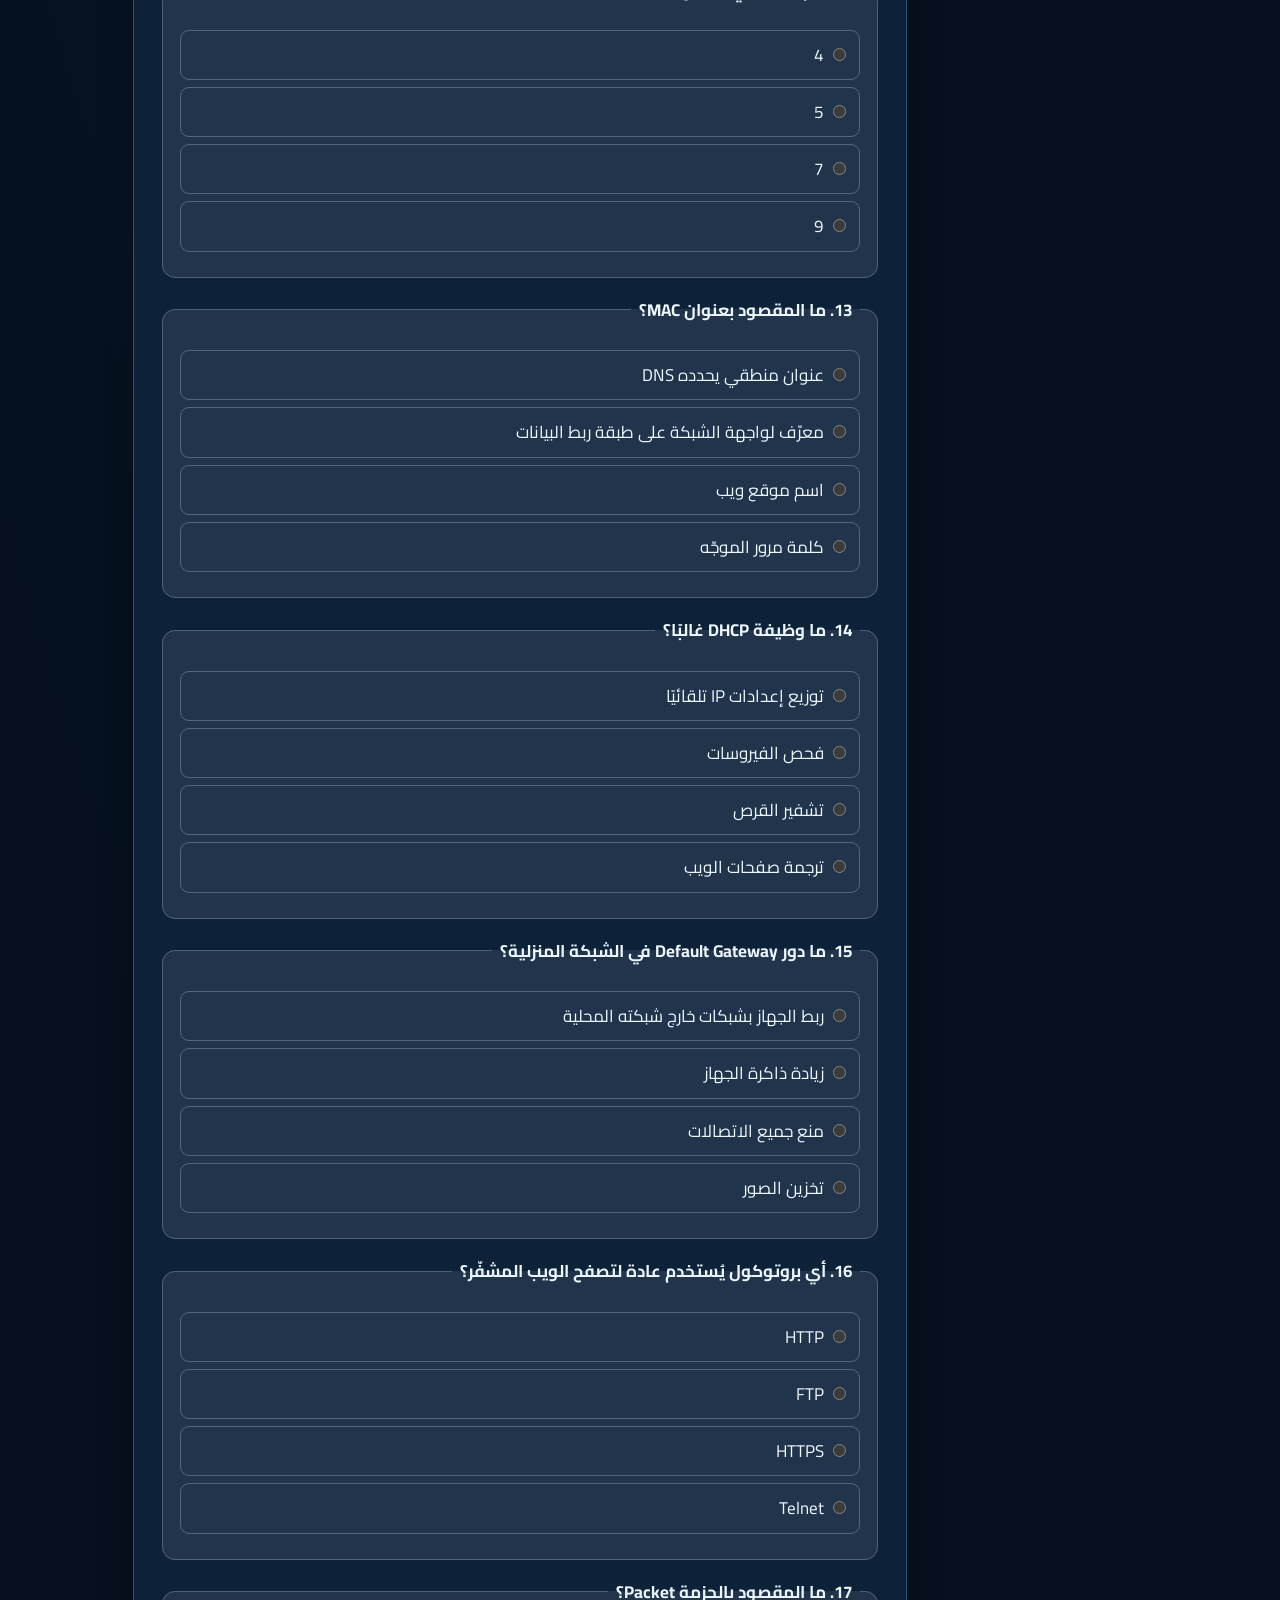
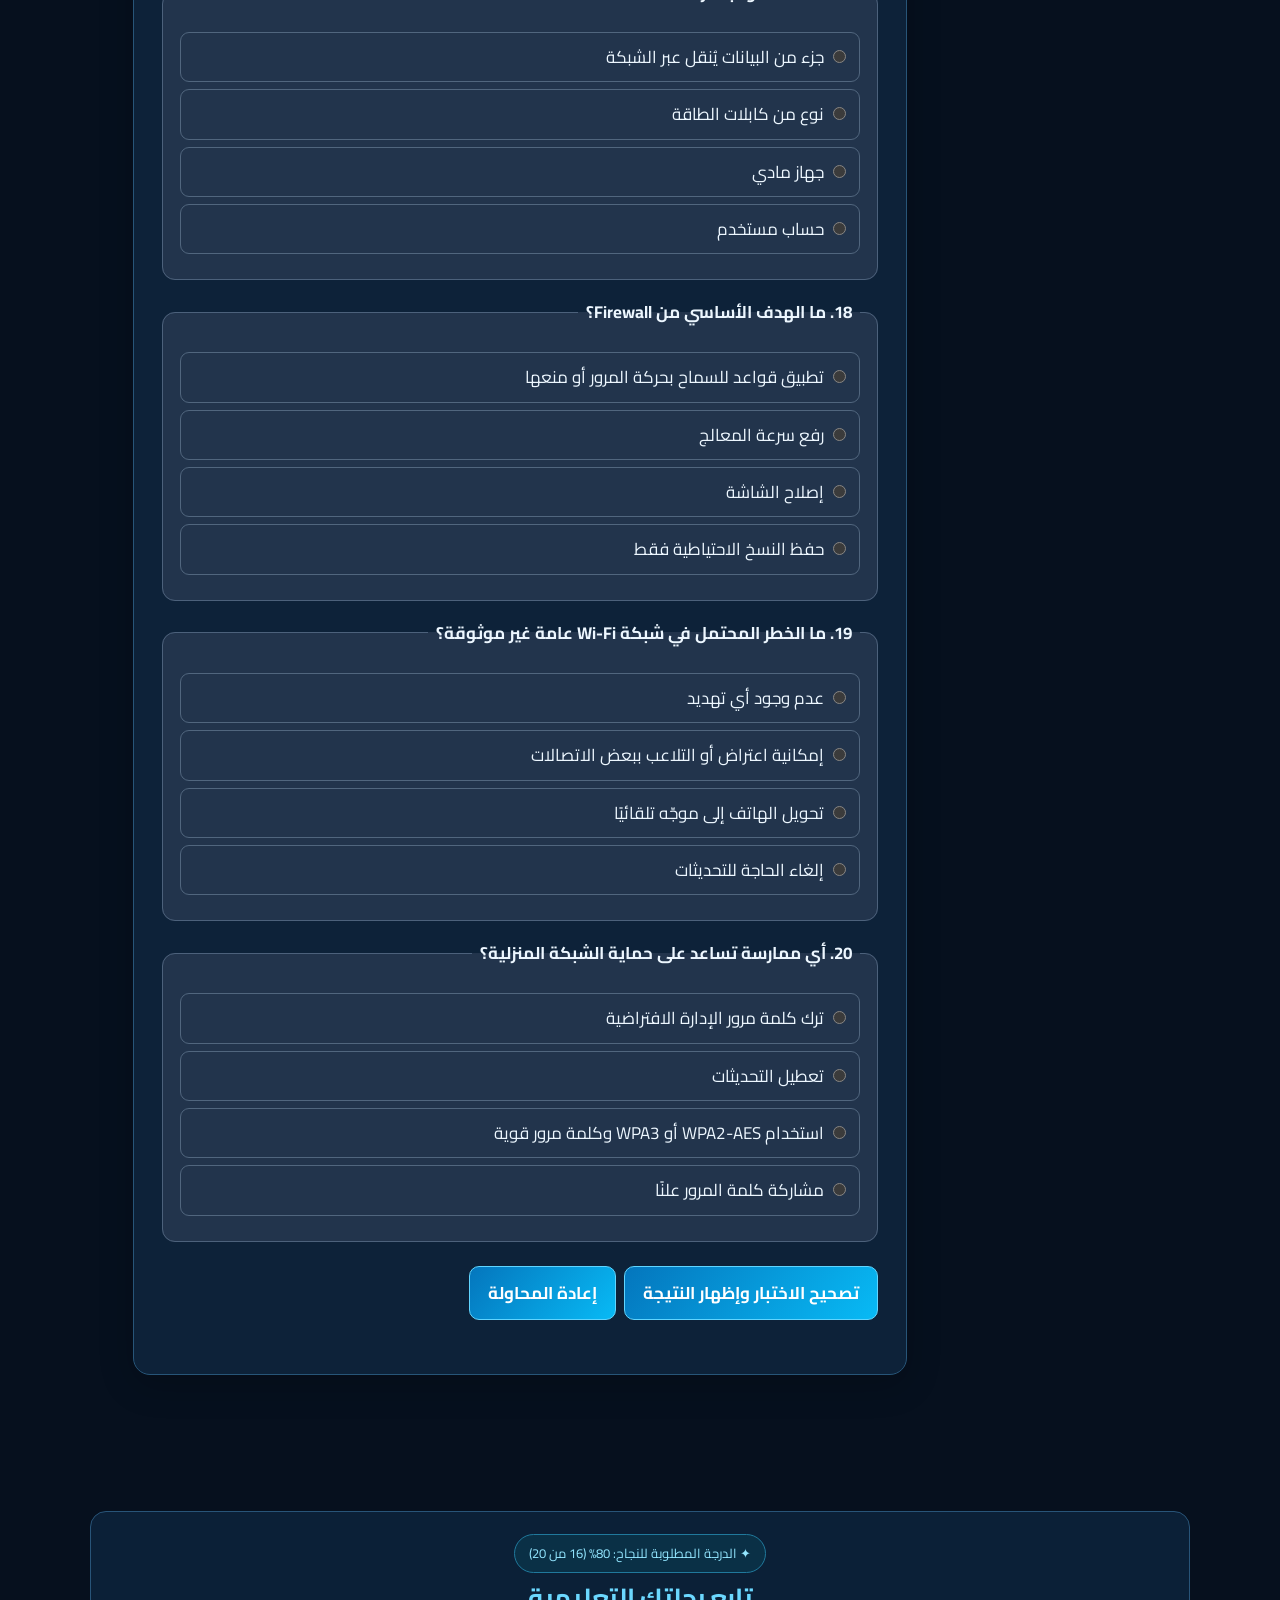
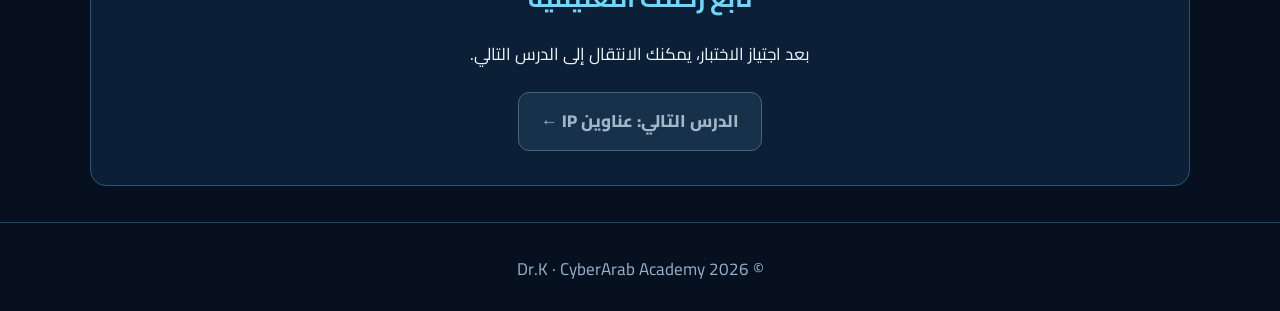
<file: network-lesson.html>
<!doctype html><html lang="ar" dir="rtl"><head><meta charset="utf-8"><meta name="viewport" content="width=device-width,initial-scale=1"><title>الدرس الأول | CyberArab Academy</title><style>
:root{color-scheme:dark;--bg:#101827;--panel:#1c2b41;--panel2:#263953;--gold:#e9b96e;--text:#f4f7fb;--muted:#b9c8dc;--ok:#4ade80;--bad:#fb7185}*{box-sizing:border-box}html{scroll-behavior:smooth}body{margin:0;background:var(--bg);color:var(--text);font:17px/1.9 Tahoma,Arial,sans-serif}header{background:#19263a;border-bottom:1px solid #3a4c65;padding:16px max(18px,calc((100vw - 1050px)/2));display:flex;justify-content:space-between;gap:12px;flex-wrap:wrap;align-items:center}header strong{color:var(--gold)}a{color:var(--gold)}.wrap{max-width:1050px;margin:auto;padding:30px 18px 90px}.hero{padding:38px 28px;background:linear-gradient(130deg,#223953,#141f30);border:1px solid #40536d;border-radius:20px}h1{font-size:clamp(28px,4vw,42px);line-height:1.4;margin:6px 0}h2{color:var(--gold);font-size:26px;margin:0 0 16px}h3{color:#dcecff}p{margin:10px 0}small,.muted{color:var(--muted)}.pill{display:inline-block;border:1px solid #66819e;border-radius:30px;padding:2px 14px;color:#d7e5f5;font-size:14px}.layout{display:grid;grid-template-columns:220px 1fr;gap:20px;margin-top:22px}.toc{align-self:start;position:sticky;top:15px;background:var(--panel);padding:18px;border-radius:14px}.toc a{display:block;padding:7px 0;color:#dce7f4;text-decoration:none;font-size:14px}.content{min-width:0}.unit{background:var(--panel);padding:28px;margin-bottom:22px;border:1px solid #334860;border-radius:17px}.diagram{background:#101e30;border:1px solid #48617d;border-radius:14px;padding:15px;margin:22px 0;overflow:auto}.diagram svg{display:block;width:100%;height:auto;min-width:360px}.diagram text{font:16px Tahoma,Arial;fill:#fff}.diagram .sub{font-size:12px;fill:#bcd0e4}.diagram line,.diagram path.wire{stroke:#e9b96e;stroke-width:3;fill:none}.diagram rect,.diagram circle{fill:#2d4868;stroke:#85b9e6;stroke-width:2}.diagram .accent{fill:#5b3e54;stroke:#e9b96e}.caption{text-align:center;font-size:14px;color:#b9c8dc;margin-top:5px}.cols{display:grid;grid-template-columns:repeat(2,minmax(0,1fr));gap:12px}.mini{padding:15px;background:var(--panel2);border-radius:10px}.mini b{color:var(--gold)}table{width:100%;border-collapse:collapse;font-size:15px}th,td{border:1px solid #465b74;padding:10px;text-align:right}th{background:#2b405c}.tablewrap{overflow:auto}code{direction:ltr;display:inline-block;background:#101827;color:#f8d79f;padding:0 6px;border-radius:5px}.note{border-right:4px solid var(--gold);background:#29384b;padding:12px 16px;border-radius:7px;margin:16px 0}.activity{background:#14253b;padding:20px;border-radius:12px;border:1px solid #4a6683}.activity button,.primary{background:var(--gold);color:#172234;border:0;border-radius:9px;padding:11px 18px;font:inherit;font-weight:bold;cursor:pointer}.activity output{display:block;min-height:28px;margin-top:10px;color:#bfe7ff}.question{border:1px solid #4c617b;border-radius:13px;padding:17px;margin:16px 0;background:#22344c}.question legend{font-weight:bold;padding:0 8px}.question label{display:block;padding:8px 10px;margin:7px 0;border:1px solid #51667e;border-radius:9px;cursor:pointer}.question label:has(input:checked){background:#35516d;border-color:#e9b96e}.question input{accent-color:#e9b96e;margin-left:9px}.question .feedback{font-size:14px;margin-top:8px}.correct{border-color:var(--ok)!important}.incorrect{border-color:var(--bad)!important}.score{font-size:22px;font-weight:bold;margin-top:18px}#quiz{scroll-margin-top:20px}@media(max-width:780px){.layout{grid-template-columns:1fr}.toc{position:static}.cols{grid-template-columns:1fr}.unit{padding:18px}.wrap{padding:15px 12px 60px}}
</style><link rel="stylesheet" href="theme.css">
</head><body><div class="drk-top"><a class="drk-brand" href="index.html"><img src="drk-logo.webp" alt="شعار Dr.K"><span><b>CyberArab Academy</b><small>أكاديمية سايبر عرب</small></span></a><nav class="drk-nav"><a href="index.html">⌂ الرئيسية</a><a href="index.html#courses">▤ الدورات</a><a href="index.html#progress">◉ تقدمي</a><a href="index.html#about">ⓘ عن الأكاديمية</a></nav></div><header><strong>🛡️ CyberArab Academy</strong><a href="index.html">العودة للأكاديمية</a></header><main class="wrap"><div class="hero"><span class="pill">مسار أساسيات الشبكات • الدرس 1</span><h1>🌐 ما هي شبكات الحاسوب؟</h1><p>من توصيل جهازين إلى فهم الإنترنت وأساسيات أمن الشبكات — شرح متدرج ورسومات واختبار شامل.</p><p class="muted">المدة التقديرية: 45–60 دقيقة | المستوى: مبتدئ | اختبار نهائي: 20 سؤالًا</p><a href="#u1" class="primary" style="display:inline-block;text-decoration:none;margin-top:14px">ابدأ الدرس ←</a></div><div class="layout"><aside class="toc"><b>محتويات الدرس</b><a href="#u1">1. تعريف الشبكة</a><a href="#u2">2. المكونات والأجهزة</a><a href="#u3">3. أنواع الشبكات</a><a href="#u4">4. انتقال البيانات</a><a href="#u5">5. عناوين IP وDNS</a><a href="#u6">6. البروتوكولات وOSI</a><a href="#u7">7. أمن الشبكات</a><a href="#u8">8. تطبيق عملي</a><a href="#quiz">9. اختبار 20 سؤالًا</a></aside><div class="content">
<section class="unit" id="u1"><h2>1. ما المقصود بالشبكة؟</h2><p>شبكة الحاسوب (Computer Network) هي مجموعة من جهازين أو أكثر متصلين بوسيلة سلكية أو لاسلكية، بحيث تستطيع تبادل البيانات أو مشاركة موارد مثل الملفات والطابعات والاتصال بالإنترنت.</p><p>مثلًا: عندما يتصل هاتفك وحاسوبك بالموجّه المنزلي، فهما جزء من شبكة محلية. وإذا طلبت صفحة من موقع ويب، فقد تنتقل البيانات عبر عدة شبكات حتى تصل إلى خادم الموقع.</p><div class="diagram"><svg viewBox="0 0 700 260" role="img" aria-label="هاتف وحاسوب متصلان بموجّه، والموجّه متصل بالإنترنت"><line x1="175" y1="75" x2="350" y2="132"/><line x1="175" y1="196" x2="350" y2="132"/><line x1="350" y1="132" x2="550" y2="132"/><rect x="70" y="35" width="130" height="80" rx="12"/><text x="135" y="71" text-anchor="middle">📱 هاتف</text><text x="135" y="92" text-anchor="middle" class="sub">عميل</text><rect x="70" y="160" width="130" height="75" rx="12"/><text x="135" y="196" text-anchor="middle">💻 حاسوب</text><rect class="accent" x="290" y="93" width="130" height="80" rx="12"/><text x="355" y="128" text-anchor="middle">📡 موجّه</text><text x="355" y="151" text-anchor="middle" class="sub">Router</text><rect x="510" y="93" width="150" height="80" rx="12"/><text x="585" y="130" text-anchor="middle">☁️ الإنترنت</text></svg><div class="caption">رسم 1: مثال مبسط لشبكة منزلية واتصالها بالإنترنت</div></div><div class="note">الشبكة المحلية ليست هي الإنترنت: الإنترنت شبكة عالمية تربط شبكات كثيرة ببعضها.</div></section>
<section class="unit" id="u2"><h2>2. مكونات الشبكة الأساسية</h2><p><b>الأجهزة الطرفية (End Devices):</b> مثل الحاسوب والهاتف والخادم والطابعة. تنتج البيانات أو تستقبلها.</p><p><b>بطاقة الشبكة (NIC):</b> الواجهة التي تسمح للجهاز بالاتصال بالشبكة، سواء عبر Ethernet أو Wi-Fi.</p><p><b>المحوّل (Switch):</b> يربط الأجهزة داخل الشبكة المحلية، ويستخدم عادة عناوين MAC لتمرير الإطارات إلى المنفذ المناسب.</p><p><b>الموجّه (Router):</b> يربط شبكات مختلفة ويوجّه حزم IP بينها، مثل الربط بين شبكتك المنزلية وشبكة مزوّد الخدمة.</p><p><b>نقطة الوصول (Access Point):</b> تتيح للأجهزة اللاسلكية الاتصال بالشبكة المحلية.</p><div class="diagram"><svg viewBox="0 0 700 270" role="img" aria-label="ثلاثة أجهزة متصلة بمحوّل ثم بموجّه"><line x1="160" y1="65" x2="350" y2="130"/><line x1="160" y1="137" x2="350" y2="130"/><line x1="160" y1="212" x2="350" y2="130"/><line x1="425" y1="130" x2="560" y2="130"/><rect x="40" y="30" width="145" height="65" rx="9"/><text x="112" y="70" text-anchor="middle">حاسوب</text><rect x="40" y="107" width="145" height="65" rx="9"/><text x="112" y="146" text-anchor="middle">طابعة</text><rect x="40" y="185" width="145" height="65" rx="9"/><text x="112" y="224" text-anchor="middle">خادم</text><rect class="accent" x="290" y="93" width="140" height="75" rx="10"/><text x="360" y="135" text-anchor="middle">Switch</text><rect x="540" y="93" width="130" height="75" rx="10"/><text x="605" y="135" text-anchor="middle">Router</text></svg><div class="caption">رسم 2: المحوّل يربط الأجهزة محليًا، والموجّه يربط الشبكات</div></div></section>
<section class="unit" id="u3"><h2>3. أنواع الشبكات</h2><div class="tablewrap"><table><thead><tr><th>النوع</th><th>المعنى</th><th>مثال</th></tr></thead><tbody><tr><td>LAN</td><td>شبكة محلية ضمن مساحة محدودة</td><td>معمل حاسب</td></tr><tr><td>WLAN</td><td>شبكة محلية لاسلكية</td><td>Wi-Fi المنزل</td></tr><tr><td>MAN</td><td>شبكة تغطي نطاق مدينة تقريبًا</td><td>ربط مواقع مؤسسة داخل مدينة</td></tr><tr><td>WAN</td><td>شبكة واسعة تربط مواقع متباعدة</td><td>ربط فروع بين دول</td></tr></tbody></table></div><p>قد تكون الشبكة سلكية باستخدام كابل Ethernet، أو لاسلكية باستخدام موجات الراديو مثل Wi-Fi. لكل وسيلة خصائص في التغطية والسرعة والتداخل والأمان.</p><div class="diagram"><svg viewBox="0 0 700 220" role="img" aria-label="شبكتان محليتان متصلتان عبر شبكة واسعة"><rect x="18" y="30" width="220" height="155" rx="15"/><text x="128" y="57" text-anchor="middle">LAN — فرع أ</text><rect x="55" y="83" width="65" height="58" rx="7"/><text x="87" y="118" text-anchor="middle">PC</text><rect x="140" y="83" width="65" height="58" rx="7"/><text x="172" y="118" text-anchor="middle">PC</text><line x1="238" y1="108" x2="285" y2="108"/><rect class="accent" x="285" y="70" width="130" height="76" rx="30"/><text x="350" y="115" text-anchor="middle">WAN</text><line x1="415" y1="108" x2="462" y2="108"/><rect x="462" y="30" width="220" height="155" rx="15"/><text x="572" y="57" text-anchor="middle">LAN — فرع ب</text><rect x="495" y="83" width="65" height="58" rx="7"/><text x="527" y="118" text-anchor="middle">PC</text><rect x="580" y="83" width="65" height="58" rx="7"/><text x="612" y="118" text-anchor="middle">PC</text></svg><div class="caption">رسم 3: اتصال شبكتين محليتين عبر شبكة واسعة</div></div></section>
<section class="unit" id="u4"><h2>4. كيف تنتقل البيانات؟</h2><p>عندما ترسل رسالة، لا يلزم نقلها ككتلة واحدة؛ غالبًا تُقسّم البيانات إلى وحدات أصغر. في طبقة الشبكة تُسمّى هذه الوحدات <b>حزمًا (Packets)</b>. تمر الحزم عبر أجهزة الشبكة وفق عناوين الوجهة، ثم يعالجها الطرف المستقبل.</p><p>تستخدم الشبكات الحديثة مبدأ <b>تبديل الحزم (Packet Switching)</b>: قد تسلك الحزم مسارات مختلفة حسب حالة الشبكة. وليس معنى ذلك أن كل حزمة ستصل دائمًا؛ بعض البروتوكولات مثل TCP تضيف آليات للتأكد من التسليم والترتيب.</p><div class="diagram"><svg viewBox="0 0 700 180" role="img" aria-label="حزم بيانات تنتقل من جهاز عبر موجّه إلى خادم"><line x1="180" y1="90" x2="305" y2="90"/><line x1="390" y1="90" x2="520" y2="90"/><rect x="15" y="48" width="165" height="84" rx="10"/><text x="98" y="83" text-anchor="middle">الجهاز المرسل</text><text x="98" y="109" text-anchor="middle" class="sub">البيانات</text><rect class="accent" x="305" y="48" width="85" height="84" rx="10"/><text x="347" y="96" text-anchor="middle">Router</text><rect x="520" y="48" width="165" height="84" rx="10"/><text x="602" y="92" text-anchor="middle">الخادم</text><rect x="205" y="65" width="30" height="35" rx="4"/><rect x="245" y="65" width="30" height="35" rx="4"/><rect x="420" y="65" width="30" height="35" rx="4"/><rect x="460" y="65" width="30" height="35" rx="4"/></svg><div class="caption">رسم 4: تمثيل مبسط لانتقال حزم البيانات</div></div></section>
<section class="unit" id="u5"><h2>5. عناوين IP وMAC وDNS وDHCP</h2><p><b>عنوان IP:</b> عنوان منطقي يساعد في تحديد واجهة الجهاز وتوجيه البيانات عبر الشبكات. مثال IPv4: <code>192.168.1.10</code>، وهو عنوان خاص شائع داخل الشبكات المحلية. أما IPv6 فيستخدم مساحة عناوين أكبر.</p><p><b>عنوان MAC:</b> معرّف لواجهة الشبكة يُستخدم على طبقة ربط البيانات، خصوصًا داخل الشبكات المحلية. لا يؤدي الدور نفسه الذي يؤديه IP.</p><p><b>DNS:</b> يحوّل أسماء النطاقات مثل <code>example.com</code> إلى عناوين IP مناسبة للاتصال.</p><p><b>DHCP:</b> يوزّع إعدادات الشبكة تلقائيًا، مثل عنوان IP وقناع الشبكة والبوابة الافتراضية وخوادم DNS.</p><p><b>Default Gateway:</b> الوجهة التي يرسل إليها الجهاز عادة حركة المرور المتجهة إلى خارج شبكته المحلية.</p><div class="note">تخيّل عنوان IP كعنوان وجهة، وDNS كدليل يساعدك على العثور على العنوان عند معرفة اسم الموقع. هذا تشبيه تعليمي، وليس وصفًا كاملًا لكل التفاصيل التقنية.</div></section>
<section class="unit" id="u6"><h2>6. البروتوكولات ونموذج OSI</h2><p>البروتوكول (Protocol) هو مجموعة قواعد تنظّم التواصل. من أمثلته: <b>TCP</b> الذي يوفر نقلًا موثوقًا ومرتبًا، و<b>UDP</b> الذي يقلل الحمل دون ضمان التسليم، و<b>HTTPS</b> الذي يؤمّن اتصالات الويب باستخدام TLS.</p><p>نموذج OSI إطار تعليمي يقسّم وظائف الاتصال إلى سبع طبقات. في الواقع العملي تُستخدم مجموعة بروتوكولات TCP/IP، ولا يتطابق تقسيمها حرفيًا مع OSI.</p><div class="diagram"><svg viewBox="0 0 700 370" role="img" aria-label="طبقات OSI السبع من التطبيق إلى الفيزيائية"><rect x="130" y="15" width="440" height="42" rx="7" class="accent"/><text x="350" y="43" text-anchor="middle">7 — التطبيق Application</text><rect x="130" y="64" width="440" height="42" rx="7" class=""/><text x="350" y="92" text-anchor="middle">6 — العرض Presentation</text><rect x="130" y="113" width="440" height="42" rx="7" class=""/><text x="350" y="141" text-anchor="middle">5 — الجلسة Session</text><rect x="130" y="162" width="440" height="42" rx="7" class="accent"/><text x="350" y="190" text-anchor="middle">4 — النقل Transport</text><rect x="130" y="211" width="440" height="42" rx="7" class=""/><text x="350" y="239" text-anchor="middle">3 — الشبكة Network</text><rect x="130" y="260" width="440" height="42" rx="7" class=""/><text x="350" y="288" text-anchor="middle">2 — ربط البيانات Data Link</text><rect x="130" y="309" width="440" height="42" rx="7" class="accent"/><text x="350" y="337" text-anchor="middle">1 — الفيزيائية Physical</text></svg><div class="caption">رسم 5: طبقات OSI السبع (من الأعلى إلى الأسفل)</div></div><p>مثلًا: التوجيه باستخدام IP يرتبط بطبقة الشبكة، وTCP/UDP بطبقة النقل، وEthernet بطبقتي ربط البيانات والفيزيائية بحسب الوظيفة.</p></section>
<section class="unit" id="u7"><h2>7. ما علاقة الشبكات بالأمن السيبراني؟</h2><p>لكي تحمي شبكة، تحتاج أولًا إلى فهم مسارات الاتصال والأجهزة والخدمات. من التهديدات: التنصت على اتصالات غير محمية، وانتحال الهوية، والبرمجيات الخبيثة، ومحاولات الوصول غير المصرح به.</p><div class="cols"><div class="mini"><b>🧱 Firewall</b><p>يفرض قواعد تسمح بحركة مرور محددة أو تمنعها. ليس بديلًا عن جميع وسائل الحماية.</p></div><div class="mini"><b>🔐 التشفير</b><p>يساعد على حماية سرية البيانات أثناء النقل، مثل HTTPS وWPA3.</p></div><div class="mini"><b>🔄 التحديثات</b><p>تعالج ثغرات معروفة في أنظمة التشغيل والموجّهات والتطبيقات.</p></div><div class="mini"><b>🛡️ أقل صلاحية</b><p>منح المستخدم والجهاز ما يحتاجانه فقط من الوصول.</p></div></div><div class="note">تطبيق عملي آمن: غيّر كلمة مرور إدارة الموجّه الافتراضية، فعّل WPA2-AES أو WPA3 إن كان مدعومًا، وحدّث البرنامج الثابت من المصدر الرسمي.</div></section>
<section class="unit" id="u8"><h2>8. نشاط تفاعلي: كيف تتصل بموقع ويب؟</h2><p>اضغط الزر لاستعراض الخطوات التقريبية التي تحدث عند فتح موقع آمن. تختلف التفاصيل باختلاف التخزين المؤقت والبروتوكول وإعدادات الشبكة.</p><div class="activity"><button type="button" id="stepBtn">اعرض الخطوة الأولى</button><output id="stepOutput" aria-live="polite"></output></div></section>
<section class="unit" id="quiz"><h2>🧠 الاختبار النهائي — 20 سؤالًا</h2><p>اختر إجابة واحدة لكل سؤال. بعد الإرسال ستظهر درجتك والتصحيح والتفسير المختصر لكل إجابة.</p><p class="muted">درجة النجاح المقترحة: 16 من 20 (80%).</p><form id="quizForm"><div id="questions"></div><button class="primary" type="submit">تصحيح الاختبار وإظهار النتيجة</button><button class="primary" type="button" id="retry" style="background:#d2dfef;margin:8px">إعادة المحاولة</button></form><div id="score" class="score" aria-live="polite"></div></section></div></div></main><script>const questions=[{"q": "ما المقصود بشبكة الحاسوب؟", "a": ["مجموعة أجهزة متصلة لتبادل البيانات والموارد", "برنامج لتحرير الصور", "نوع من وحدات التخزين", "شاشة متصلة بالكهرباء"], "correct": 0}, {"q": "أي مثال يمثل شبكة LAN؟", "a": ["الإنترنت العالمي", "أجهزة معمل حاسب في مبنى واحد", "شبكة تربط قارات", "اتصال أقمار صناعية عالمي"], "correct": 1}, {"q": "ما وظيفة Switch الأساسية؟", "a": ["ربط أجهزة الشبكة المحلية وتمرير الإطارات", "تحويل الكهرباء إلى إنترنت", "تشفير جميع الملفات تلقائيًا", "تحديد موقع الأقمار الصناعية"], "correct": 0}, {"q": "ما وظيفة Router؟", "a": ["تخزين صفحات الويب", "توجيه الحزم بين الشبكات", "طباعة المستندات", "توفير طاقة للأجهزة"], "correct": 1}, {"q": "ما وظيفة DNS؟", "a": ["تحويل أسماء النطاقات إلى عناوين IP", "قياس حرارة المعالج", "ضغط الصور", "توليد كلمات المرور"], "correct": 0}, {"q": "أي عنوان من الآتي عنوان IPv4 خاص؟", "a": ["8.8.8.8", "1.1.1.1", "192.168.1.20", "9.9.9.9"], "correct": 2}, {"q": "أي بروتوكول يوفّر تسليمًا موثوقًا ومرتبًا للبيانات؟", "a": ["UDP", "TCP", "ARP", "ICMP"], "correct": 1}, {"q": "ما الذي يميّز UDP غالبًا؟", "a": ["يضمن ترتيب كل الحزم", "لا يستخدم منافذ", "أقل حملًا دون ضمان التسليم", "يشفّر البيانات افتراضيًا"], "correct": 2}, {"q": "ما معنى WLAN؟", "a": ["شبكة محلية لاسلكية", "شبكة واسعة سلكية", "بروتوكول بريد", "نظام تشغيل"], "correct": 0}, {"q": "أي جهاز يتيح للأجهزة اللاسلكية الانضمام إلى شبكة محلية؟", "a": ["Access Point", "Printer", "UPS", "Scanner"], "correct": 0}, {"q": "في أي طبقة OSI تعمل عناوين IP والتوجيه منطقيًا؟", "a": ["التطبيق", "النقل", "الشبكة", "الفيزيائية"], "correct": 2}, {"q": "كم طبقة في نموذج OSI؟", "a": ["4", "5", "7", "9"], "correct": 2}, {"q": "ما المقصود بعنوان MAC؟", "a": ["عنوان منطقي يحدده DNS", "معرّف لواجهة الشبكة على طبقة ربط البيانات", "اسم موقع ويب", "كلمة مرور الموجّه"], "correct": 1}, {"q": "ما وظيفة DHCP غالبًا؟", "a": ["توزيع إعدادات IP تلقائيًا", "فحص الفيروسات", "تشفير القرص", "ترجمة صفحات الويب"], "correct": 0}, {"q": "ما دور Default Gateway في الشبكة المنزلية؟", "a": ["ربط الجهاز بشبكات خارج شبكته المحلية", "زيادة ذاكرة الجهاز", "منع جميع الاتصالات", "تخزين الصور"], "correct": 0}, {"q": "أي بروتوكول يُستخدم عادة لتصفح الويب المشفّر؟", "a": ["HTTP", "FTP", "HTTPS", "Telnet"], "correct": 2}, {"q": "ما المقصود بالحزمة Packet؟", "a": ["جزء من البيانات يُنقل عبر الشبكة", "نوع من كابلات الطاقة", "جهاز مادي", "حساب مستخدم"], "correct": 0}, {"q": "ما الهدف الأساسي من Firewall؟", "a": ["تطبيق قواعد للسماح بحركة المرور أو منعها", "رفع سرعة المعالج", "إصلاح الشاشة", "حفظ النسخ الاحتياطية فقط"], "correct": 0}, {"q": "ما الخطر المحتمل في شبكة Wi-Fi عامة غير موثوقة؟", "a": ["عدم وجود أي تهديد", "إمكانية اعتراض أو التلاعب ببعض الاتصالات", "تحويل الهاتف إلى موجّه تلقائيًا", "إلغاء الحاجة للتحديثات"], "correct": 1}, {"q": "أي ممارسة تساعد على حماية الشبكة المنزلية؟", "a": ["ترك كلمة مرور الإدارة الافتراضية", "تعطيل التحديثات", "استخدام WPA2-AES أو WPA3 وكلمة مرور قوية", "مشاركة كلمة المرور علنًا"], "correct": 2}];const explanations=['الشبكة تربط الأجهزة لتبادل البيانات والموارد.','LAN تغطي نطاقًا محليًا محدودًا.','Switch يمرّر الإطارات محليًا اعتمادًا على معلومات طبقة ربط البيانات.','Router يوجّه الحزم بين شبكات مختلفة.','DNS يساعد على تحويل أسماء النطاقات إلى عناوين IP.','192.168.1.20 ضمن نطاق عناوين IPv4 الخاصة.','TCP يوفر آليات الموثوقية والترتيب.','UDP لا يضمن التسليم أو الترتيب بذاته.','WLAN اختصار Wireless Local Area Network.','نقطة الوصول تربط العملاء اللاسلكيين بالشبكة.','IP والتوجيه من وظائف طبقة الشبكة في نموذج OSI.','يتكون OSI من سبع طبقات.','MAC يعرّف واجهة الشبكة في سياق طبقة ربط البيانات.','DHCP يوفر إعدادات الشبكة تلقائيًا.','البوابة الافتراضية تمرّر حركة المرور إلى خارج الشبكة المحلية.','HTTPS يستخدم TLS لتأمين اتصال الويب.','الحزمة وحدة بيانات في طبقة الشبكة.','جدار الحماية يطبّق سياسة مرور محددة.','الشبكات العامة غير الموثوقة قد تعرض بعض الاتصالات للخطر.','WPA2-AES أو WPA3 وكلمة مرور قوية من أساسيات الحماية.'];const box=document.getElementById('questions');questions.forEach((item,i)=>{const field=document.createElement('fieldset');field.className='question';const leg=document.createElement('legend');leg.textContent=(i+1)+'. '+item.q;field.append(leg);item.a.forEach((a,j)=>{const label=document.createElement('label');const input=document.createElement('input');input.type='radio';input.name='q'+i;input.value=j;label.append(input,document.createTextNode(a));field.append(label)});const feedback=document.createElement('div');feedback.className='feedback';field.append(feedback);box.append(field)});document.getElementById('quizForm').addEventListener('submit',e=>{e.preventDefault();let score=0,answered=0;[...box.children].forEach((field,i)=>{const selected=field.querySelector('input:checked');const labels=[...field.querySelectorAll('label')];labels.forEach(x=>x.classList.remove('correct','incorrect'));if(selected){answered++;const choice=Number(selected.value);if(choice===questions[i].correct)score++;else labels[choice].classList.add('incorrect')}labels[questions[i].correct].classList.add('correct');field.querySelector('.feedback').textContent='الإجابة الصحيحة: '+questions[i].a[questions[i].correct]+' — '+explanations[i]});const result=document.getElementById('score');result.textContent='نتيجتك: '+score+' / 20 ('+(score*5)+'%) — '+(score>=16?'اجتزت الاختبار 🎉':'راجع الشرح ثم حاول مرة أخرى')+(answered<20?' | لم تُجب عن '+(20-answered)+' سؤالًا.':'');localStorage.setItem('cyberarab_lesson1_score',score);result.scrollIntoView({behavior:'smooth',block:'center'})});document.getElementById('retry').addEventListener('click',()=>{document.getElementById('quizForm').reset();[...box.children].forEach(f=>{f.querySelector('.feedback').textContent='';f.querySelectorAll('label').forEach(l=>l.classList.remove('correct','incorrect'))});document.getElementById('score').textContent='';document.getElementById('quiz').scrollIntoView({behavior:'smooth'})});const steps=['1. يحدّد المتصفح عنوان الموقع المطلوب.','2. يستعلم الجهاز عن عنوان IP عبر DNS إذا لزم.','3. يرسل الجهاز البيانات عبر البوابة الافتراضية نحو الشبكة المناسبة.','4. يُنشأ اتصال مناسب، وتُحمى جلسة HTTPS باستخدام TLS.','5. يرسل المتصفح الطلب ويتلقى الاستجابة ثم يعرض الصفحة.'];let step=0;document.getElementById('stepBtn').addEventListener('click',()=>{document.getElementById('stepOutput').textContent=steps[step];step=(step+1)%steps.length;document.getElementById('stepBtn').textContent=step===0?'إعادة عرض الخطوات':'الخطوة التالية ←'});
const savedScore = localStorage.getItem('cyberarab_lesson1_score');

if (savedScore !== null) {
  const scoreNumber = Number(savedScore);
  const percentage = scoreNumber * 5;

  document.getElementById('score').textContent =
    'نتيجتك السابقة: ' + scoreNumber +
    ' / 20 (' + percentage + '%) — ' +
    (scoreNumber >= 16 ? '🎉 اجتزت الاختبار' : 'يمكنك إعادة المحاولة');
}
</script><section class="drk-end"><span class="drk-status">✦ الدرجة المطلوبة للنجاح: 80% (16 من 20)</span><h2>تابع رحلتك التعليمية</h2><p>بعد اجتياز الاختبار، يمكنك الانتقال إلى الدرس التالي.</p><a class="drk-next" data-lock="2" href="network-lesson-2.html">الدرس التالي: عناوين IP ←</a></section><footer class="drk-footer">© 2026 Dr.K · CyberArab Academy</footer><script src="academy.js" defer></script></body></html>
</file>
<file: theme.css>
@import url('https://fonts.googleapis.com/css2?family=Cairo:wght@400;500;600;700;800;900&display=swap');
:root{--bg:#06101e;--panel:#0c2036;--panel2:#122d48;--text:#edf7ff;--muted:#a9c2da;--gold:#48caff;--accent:#12baff;--line:#285478;--green:#38e1ae}
*{box-sizing:border-box}html{scroll-behavior:smooth}body{background:radial-gradient(ellipse at 20% 0%,#0c2944 0%,#06101e 58%)!important;color:#edf7ff!important;font-family:'Cairo',Tahoma,Arial,sans-serif!important;line-height:1.9}a{color:#5dd6ff}a:hover{color:#fff}button,.btn,.start-btn{cursor:pointer;transition:transform .2s,box-shadow .2s}button:hover,.btn:hover,.start-btn:hover{transform:translateY(-2px);box-shadow:0 0 18px #0bbcff44}header{background:#07182b!important;border-bottom:1px solid #205177!important}header strong{color:#8cddff!important}h1,h2,h3{letter-spacing:-.3px}h2,.block h2,.unit h2{color:#6bd8ff!important}.hero,.block,.unit,.sidebar,.toc,.course,.diagram{border-color:#275578!important;box-shadow:0 10px 35px #0003}.hero{background:linear-gradient(135deg,#133657,#0b1d34)!important}.block,.unit,.sidebar,.toc{background:#0d2239!important}.pill{border:1px solid #357ba5!important;background:#153754!important;color:#d9f4ff!important}.example,.note{border-right-color:#21c4ff!important}button,#grade,#retry,#reset{background:linear-gradient(130deg,#0476bd,#08baf5)!important;color:white!important;border:1px solid #60d5ff!important;border-radius:10px!important;padding:10px 18px!important}input[type=radio]{accent-color:#17c6ff}a:focus-visible,button:focus-visible{outline:3px solid #6ee7ff;outline-offset:3px}.drk-top{position:relative;z-index:10;display:flex;align-items:center;justify-content:space-between;gap:18px;padding:9px max(22px,calc((100vw - 1320px)/2));background:#030e1d;border-bottom:1px solid #17486d;flex-wrap:wrap}.drk-brand{display:flex;align-items:center;gap:13px;text-decoration:none;color:white}.drk-brand img{width:142px;height:65px;object-fit:contain;object-position:left}.drk-brand b{font-size:17px;line-height:1.4}.drk-brand small{display:block;color:#9cc4dd;font-size:12px}.drk-nav{display:flex;align-items:center;gap:8px;flex-wrap:wrap}.drk-nav a{color:#d8efff;text-decoration:none;border:1px solid transparent;padding:7px 13px;border-radius:9px;font-size:13px;font-weight:700}.drk-nav a:hover,.drk-nav a.active{border-color:#16bfff;background:#0d365a;color:white}.drk-crumb{padding:10px max(22px,calc((100vw - 1320px)/2));color:#a7d8f1;background:#081b30;font-size:13px}.drk-crumb a{text-decoration:none}.drk-status{display:inline-flex;gap:8px;align-items:center;background:#0a3046;border:1px solid #20799c;padding:6px 14px;border-radius:20px;color:#93e6ff;font-size:13px}.drk-next{display:inline-block;margin:12px 0;padding:12px 22px;border-radius:11px;background:linear-gradient(110deg,#0278bf,#08b4f3);text-decoration:none;color:white!important;font-weight:800}.drk-next.locked{background:#18314a;color:#a3b7c9!important;border:1px solid #45637c;cursor:not-allowed}.drk-end{max-width:1100px;margin:24px auto;padding:22px;border:1px solid #285478;background:#0b2037;border-radius:16px;text-align:center}.drk-footer{text-align:center;padding:30px;color:#94b3ca;border-top:1px solid #1d4565;margin-top:36px}#score,#result{font-weight:800} @media(max-width:760px){.drk-top{justify-content:center;text-align:center}.drk-brand img{width:110px;height:52px}.drk-nav{justify-content:center}.drk-nav a{padding:5px 8px;font-size:12px}.shell,.layout{display:block!important;padding:15px!important}.sidebar,.toc{position:static!important;margin-bottom:18px!important}.hero,.block,.unit{padding:19px!important}.drk-brand b{font-size:14px}}
</file>
